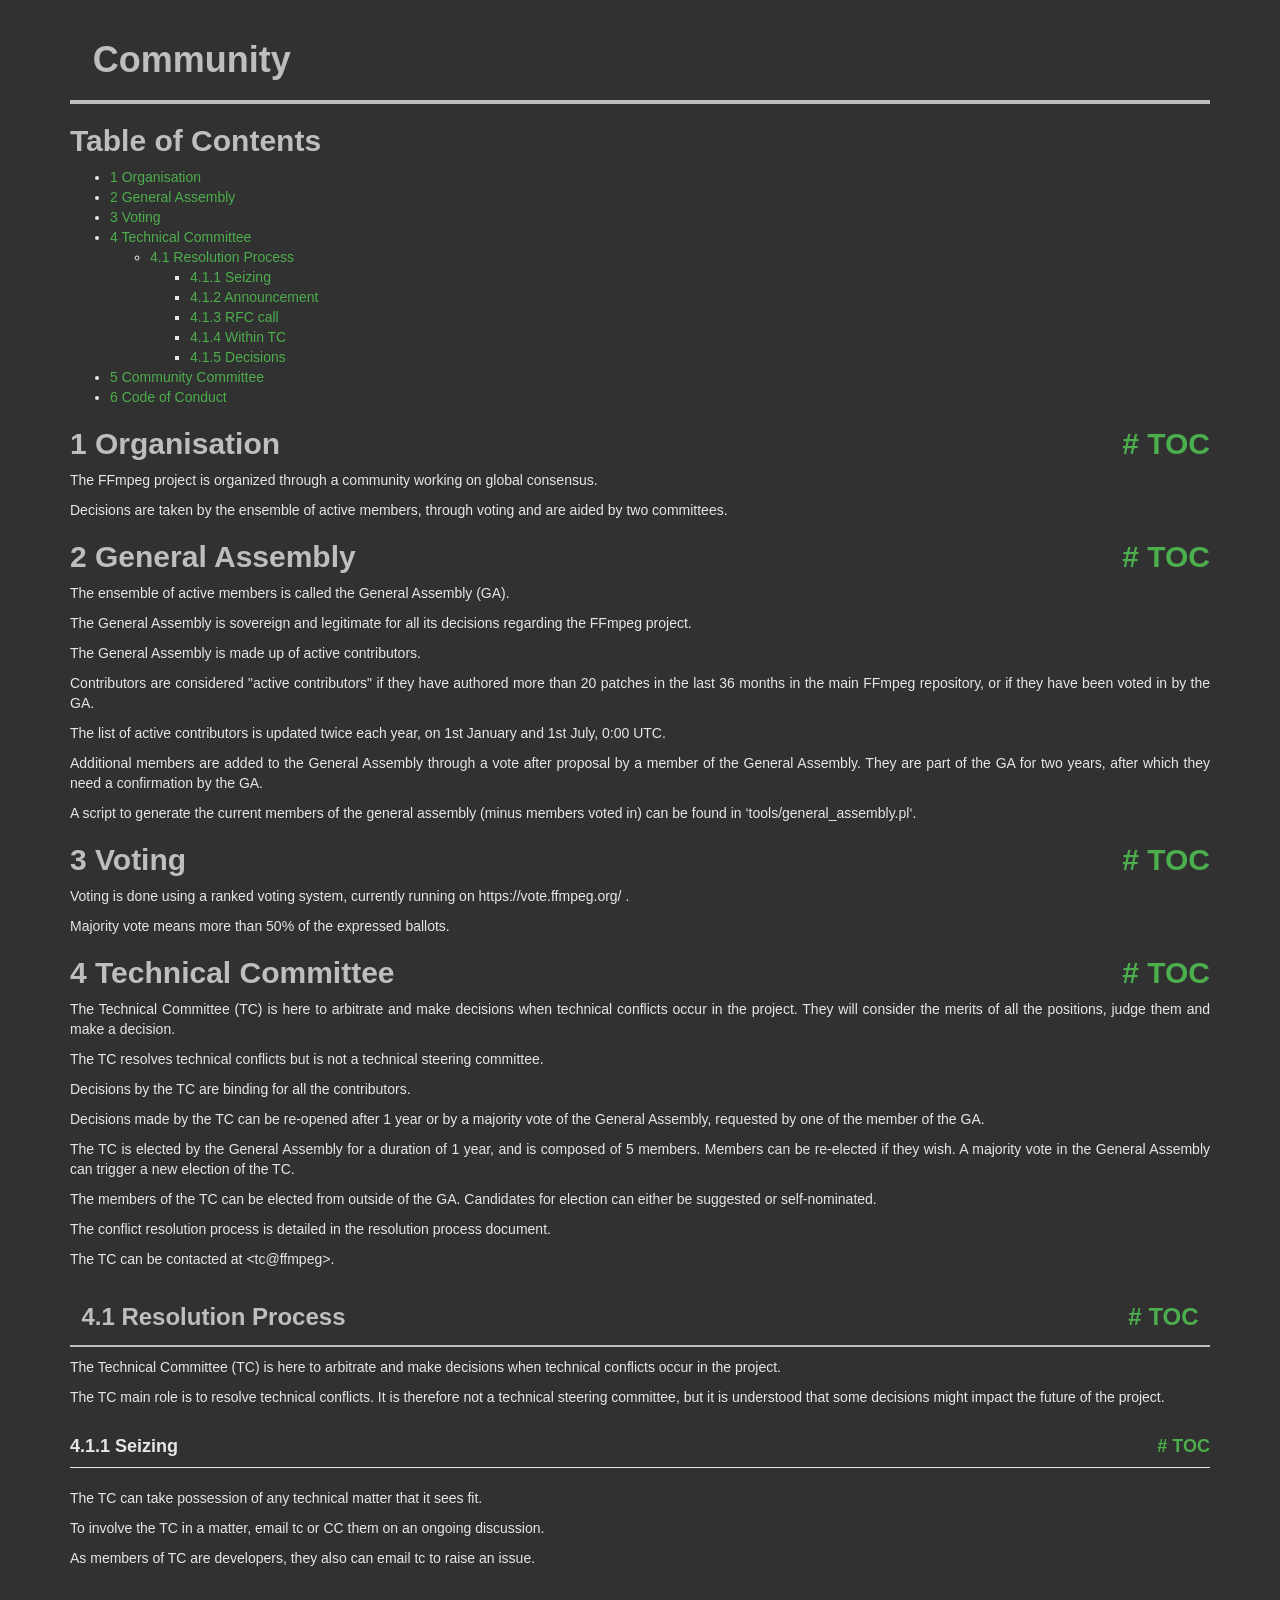
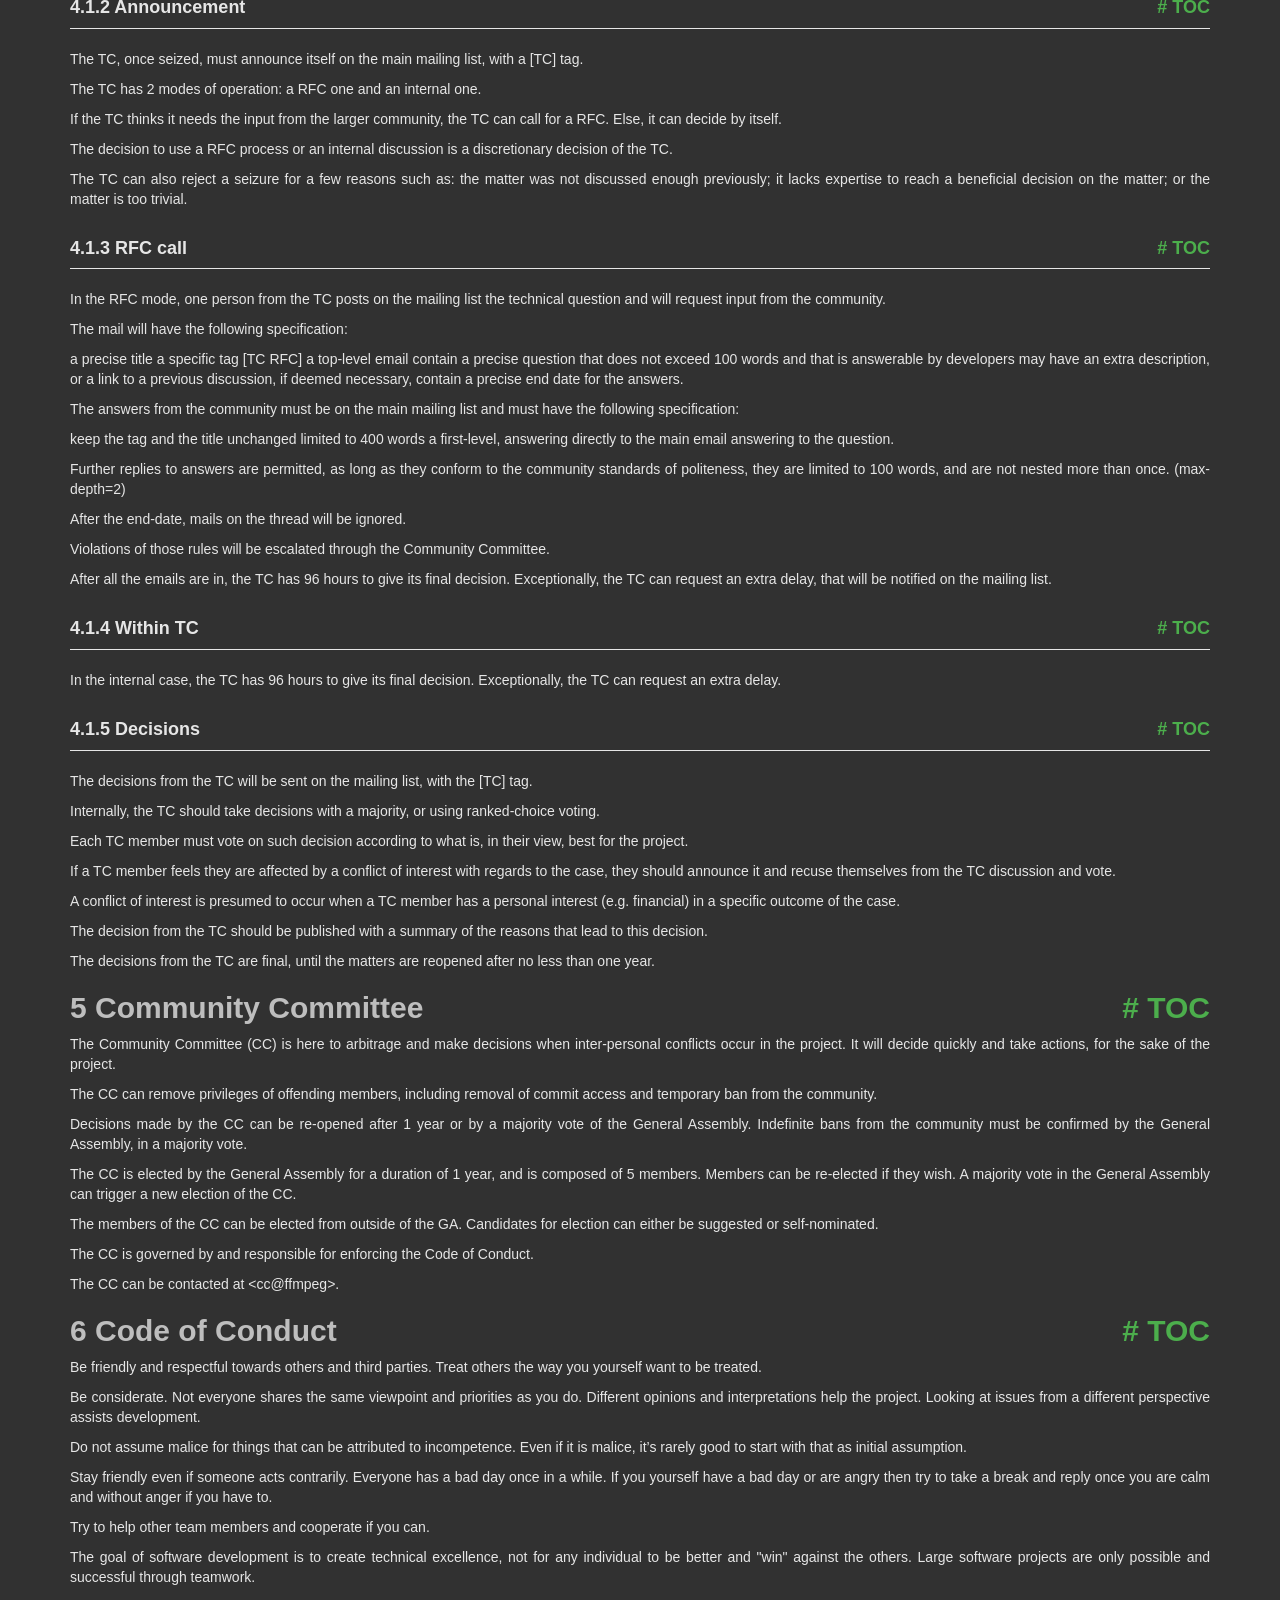
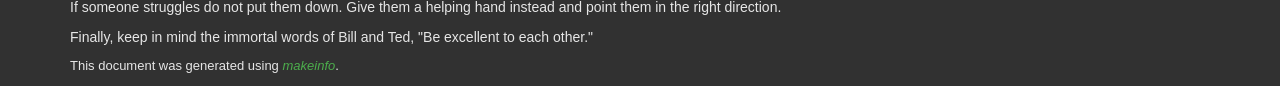
<file: ffmpeg/doc/community.html>
<!DOCTYPE html PUBLIC "-//W3C//DTD HTML 4.01 Transitional//EN" "http://www.w3.org/TR/html4/loose.dtd">
<html>
<!-- Created by GNU Texinfo 7.2, https://www.gnu.org/software/texinfo/ -->
  <head>
    <meta charset="utf-8">
    <title>
      Community
    </title>
    <meta name="viewport" content="width=device-width,initial-scale=1.0">
    <link rel="stylesheet" type="text/css" href="bootstrap.min.css">
    <link rel="stylesheet" type="text/css" href="style.min.css">
  </head>
  <body>
    <div class="container">
      <h1>
      Community
      </h1>


<a name="SEC_Top"></a>

<div class="region-contents" id="SEC_Contents">
<h2 class="contents-heading">Table of Contents</h2>

<div class="contents">

<ul class="toc-numbered-mark">
  <li><a id="toc-Organisation" href="#Organisation-1">1 Organisation</a></li>
  <li><a id="toc-General-Assembly" href="#General-Assembly-1">2 General Assembly</a></li>
  <li><a id="toc-Voting" href="#Voting-1">3 Voting</a></li>
  <li><a id="toc-Technical-Committee" href="#Technical-Committee-1">4 Technical Committee</a>
  <ul class="toc-numbered-mark">
    <li><a id="toc-Resolution-Process" href="#Resolution-Process-1">4.1 Resolution Process</a>
    <ul class="toc-numbered-mark">
      <li><a id="toc-Seizing" href="#Seizing">4.1.1 Seizing</a></li>
      <li><a id="toc-Announcement" href="#Announcement">4.1.2 Announcement</a></li>
      <li><a id="toc-RFC-call" href="#RFC-call">4.1.3 RFC call</a></li>
      <li><a id="toc-Within-TC" href="#Within-TC">4.1.4 Within TC</a></li>
      <li><a id="toc-Decisions" href="#Decisions">4.1.5 Decisions</a></li>
    </ul></li>
  </ul></li>
  <li><a id="toc-Community-Committee" href="#Community-Committee-1">5 Community Committee</a></li>
  <li><a id="toc-Code-of-Conduct" href="#Code-of-Conduct-1">6 Code of Conduct</a></li>
</ul>
</div>
</div>

<a class="anchor" id="Organisation"></a><a name="Organisation-1"></a>
<h2 class="chapter">1 Organisation<span class="pull-right"><a class="anchor hidden-xs" href="#Organisation" aria-hidden="true">#</a> <a class="anchor hidden-xs"href="#toc-Organisation" aria-hidden="true">TOC</a></span></h2>

<p>The FFmpeg project is organized through a community working on global consensus.
</p>
<p>Decisions are taken by the ensemble of active members, through voting and are aided by two committees.
</p>
<a class="anchor" id="General-Assembly"></a><a name="General-Assembly-1"></a>
<h2 class="chapter">2 General Assembly<span class="pull-right"><a class="anchor hidden-xs" href="#General-Assembly" aria-hidden="true">#</a> <a class="anchor hidden-xs"href="#toc-General-Assembly" aria-hidden="true">TOC</a></span></h2>

<p>The ensemble of active members is called the General Assembly (GA).
</p>
<p>The General Assembly is sovereign and legitimate for all its decisions regarding the FFmpeg project.
</p>
<p>The General Assembly is made up of active contributors.
</p>
<p>Contributors are considered &quot;active contributors&quot; if they have authored more than 20 patches in the last 36 months in the main FFmpeg repository, or if they have been voted in by the GA.
</p>
<p>The list of active contributors is updated twice each year, on 1st January and 1st July, 0:00 UTC.
</p>
<p>Additional members are added to the General Assembly through a vote after proposal by a member of the General Assembly. They are part of the GA for two years, after which they need a confirmation by the GA.
</p>
<p>A script to generate the current members of the general assembly (minus members voted in) can be found in &lsquo;tools/general_assembly.pl&lsquo;.
</p>
<a class="anchor" id="Voting"></a><a name="Voting-1"></a>
<h2 class="chapter">3 Voting<span class="pull-right"><a class="anchor hidden-xs" href="#Voting" aria-hidden="true">#</a> <a class="anchor hidden-xs"href="#toc-Voting" aria-hidden="true">TOC</a></span></h2>

<p>Voting is done using a ranked voting system, currently running on https://vote.ffmpeg.org/ .
</p>
<p>Majority vote means more than 50% of the expressed ballots.
</p>
<a class="anchor" id="Technical-Committee"></a><a name="Technical-Committee-1"></a>
<h2 class="chapter">4 Technical Committee<span class="pull-right"><a class="anchor hidden-xs" href="#Technical-Committee" aria-hidden="true">#</a> <a class="anchor hidden-xs"href="#toc-Technical-Committee" aria-hidden="true">TOC</a></span></h2>

<p>The Technical Committee (TC) is here to arbitrate and make decisions when technical conflicts occur in the project. They will consider the merits of all the positions, judge them and make a decision.
</p>
<p>The TC resolves technical conflicts but is not a technical steering committee.
</p>
<p>Decisions by the TC are binding for all the contributors.
</p>
<p>Decisions made by the TC can be re-opened after 1 year or by a majority vote of the General Assembly, requested by one of the member of the GA.
</p>
<p>The TC is elected by the General Assembly for a duration of 1 year, and is composed of 5 members. Members can be re-elected if they wish. A majority vote in the General Assembly can trigger a new election of the TC.
</p>
<p>The members of the TC can be elected from outside of the GA. Candidates for election can either be suggested or self-nominated.
</p>
<p>The conflict resolution process is detailed in the resolution process document.
</p>
<p>The TC can be contacted at &lt;tc@ffmpeg&gt;.
</p>
<a class="anchor" id="Resolution-Process"></a><a name="Resolution-Process-1"></a>
<h3 class="section">4.1 Resolution Process<span class="pull-right"><a class="anchor hidden-xs" href="#Resolution-Process" aria-hidden="true">#</a> <a class="anchor hidden-xs"href="#toc-Resolution-Process" aria-hidden="true">TOC</a></span></h3>

<p>The Technical Committee (TC) is here to arbitrate and make decisions when technical conflicts occur in the project.
</p>
<p>The TC main role is to resolve technical conflicts. It is therefore not a technical steering committee, but it is understood that some decisions might impact the future of the project.
</p>
<a name="Seizing"></a>
<h4 class="subsection">4.1.1 Seizing<span class="pull-right"><a class="anchor hidden-xs" href="#Seizing" aria-hidden="true">#</a> <a class="anchor hidden-xs"href="#toc-Seizing" aria-hidden="true">TOC</a></span></h4>

<p>The TC can take possession of any technical matter that it sees fit.
</p>
<p>To involve the TC in a matter, email tc&nbsp;or CC them on an ongoing discussion.
</p>
<p>As members of TC are developers, they also can email tc&nbsp;to raise an issue.
</p><a name="Announcement"></a>
<h4 class="subsection">4.1.2 Announcement<span class="pull-right"><a class="anchor hidden-xs" href="#Announcement" aria-hidden="true">#</a> <a class="anchor hidden-xs"href="#toc-Announcement" aria-hidden="true">TOC</a></span></h4>

<p>The TC, once seized, must announce itself on the main mailing list, with a [TC] tag.
</p>
<p>The TC has 2 modes of operation: a RFC one and an internal one.
</p>
<p>If the TC thinks it needs the input from the larger community, the TC can call for a RFC. Else, it can decide by itself.
</p>
<p>The decision to use a RFC process or an internal discussion is a discretionary decision of the TC.
</p>
<p>The TC can also reject a seizure for a few reasons such as: the matter was not discussed enough previously; it lacks expertise to reach a beneficial decision on the matter; or the matter is too trivial.
</p><a name="RFC-call"></a>
<h4 class="subsection">4.1.3 RFC call<span class="pull-right"><a class="anchor hidden-xs" href="#RFC-call" aria-hidden="true">#</a> <a class="anchor hidden-xs"href="#toc-RFC-call" aria-hidden="true">TOC</a></span></h4>

<p>In the RFC mode, one person from the TC posts on the mailing list the technical question and will request input from the community.
</p>
<p>The mail will have the following specification:
</p>
<p>a precise title
    a specific tag [TC RFC]
    a top-level email
    contain a precise question that does not exceed 100 words and that is answerable by developers
    may have an extra description, or a link to a previous discussion, if deemed necessary,
    contain a precise end date for the answers.
</p>
<p>The answers from the community must be on the main mailing list and must have the following specification:
</p>
<p>keep the tag and the title unchanged
    limited to 400 words
    a first-level, answering directly to the main email
    answering to the question.
</p>
<p>Further replies to answers are permitted, as long as they conform to the community standards of politeness, they are limited to 100 words, and are not nested more than once. (max-depth=2)
</p>
<p>After the end-date, mails on the thread will be ignored.
</p>
<p>Violations of those rules will be escalated through the Community Committee.
</p>
<p>After all the emails are in, the TC has 96 hours to give its final decision. Exceptionally, the TC can request an extra delay, that will be notified on the mailing list.
</p><a name="Within-TC"></a>
<h4 class="subsection">4.1.4 Within TC<span class="pull-right"><a class="anchor hidden-xs" href="#Within-TC" aria-hidden="true">#</a> <a class="anchor hidden-xs"href="#toc-Within-TC" aria-hidden="true">TOC</a></span></h4>

<p>In the internal case, the TC has 96 hours to give its final decision. Exceptionally, the TC can request an extra delay.
</p><a name="Decisions"></a>
<h4 class="subsection">4.1.5 Decisions<span class="pull-right"><a class="anchor hidden-xs" href="#Decisions" aria-hidden="true">#</a> <a class="anchor hidden-xs"href="#toc-Decisions" aria-hidden="true">TOC</a></span></h4>

<p>The decisions from the TC will be sent on the mailing list, with the [TC] tag.
</p>
<p>Internally, the TC should take decisions with a majority, or using ranked-choice voting.
</p>
<p>Each TC member must vote on such decision according to what is, in their view, best for the project.
</p>
<p>If a TC member feels they are affected by a conflict of interest with regards to the case, they should announce it and recuse themselves from the TC
discussion and vote.
</p>
<p>A conflict of interest is presumed to occur when a TC member has a personal interest (e.g. financial) in a specific outcome of the case.
</p>
<p>The decision from the TC should be published with a summary of the reasons that lead to this decision.
</p>
<p>The decisions from the TC are final, until the matters are reopened after no less than one year.
</p>
<a class="anchor" id="Community-Committee"></a><a name="Community-Committee-1"></a>
<h2 class="chapter">5 Community Committee<span class="pull-right"><a class="anchor hidden-xs" href="#Community-Committee" aria-hidden="true">#</a> <a class="anchor hidden-xs"href="#toc-Community-Committee" aria-hidden="true">TOC</a></span></h2>

<p>The Community Committee (CC) is here to arbitrage and make decisions when inter-personal conflicts occur in the project. It will decide quickly and take actions, for the sake of the project.
</p>
<p>The CC can remove privileges of offending members, including removal of commit access and temporary ban from the community.
</p>
<p>Decisions made by the CC can be re-opened after 1 year or by a majority vote of the General Assembly. Indefinite bans from the community must be confirmed by the General Assembly, in a majority vote.
</p>
<p>The CC is elected by the General Assembly for a duration of 1 year, and is composed of 5 members. Members can be re-elected if they wish. A majority vote in the General Assembly can trigger a new election of the CC.
</p>
<p>The members of the CC can be elected from outside of the GA. Candidates for election can either be suggested or self-nominated.
</p>
<p>The CC is governed by and responsible for enforcing the Code of Conduct.
</p>
<p>The CC can be contacted at &lt;cc@ffmpeg&gt;.
</p>
<a class="anchor" id="Code-of-Conduct"></a><a name="Code-of-Conduct-1"></a>
<h2 class="chapter">6 Code of Conduct<span class="pull-right"><a class="anchor hidden-xs" href="#Code-of-Conduct" aria-hidden="true">#</a> <a class="anchor hidden-xs"href="#toc-Code-of-Conduct" aria-hidden="true">TOC</a></span></h2>

<p>Be friendly and respectful towards others and third parties.
Treat others the way you yourself want to be treated.
</p>
<p>Be considerate. Not everyone shares the same viewpoint and priorities as you do.
Different opinions and interpretations help the project.
Looking at issues from a different perspective assists development.
</p>
<p>Do not assume malice for things that can be attributed to incompetence. Even if
it is malice, it&rsquo;s rarely good to start with that as initial assumption.
</p>
<p>Stay friendly even if someone acts contrarily. Everyone has a bad day
once in a while.
If you yourself have a bad day or are angry then try to take a break and reply
once you are calm and without anger if you have to.
</p>
<p>Try to help other team members and cooperate if you can.
</p>
<p>The goal of software development is to create technical excellence, not for any
individual to be better and &quot;win&quot; against the others. Large software projects
are only possible and successful through teamwork.
</p>
<p>If someone struggles do not put them down. Give them a helping hand
instead and point them in the right direction.
</p>
<p>Finally, keep in mind the immortal words of Bill and Ted,
&quot;Be excellent to each other.&quot;
</p>
      <p style="font-size: small;">
        This document was generated using <a class="uref" href="https://www.gnu.org/software/texinfo/"><em class="emph">makeinfo</em></a>.
      </p>
    </div>
  </body>
</html>
</file>
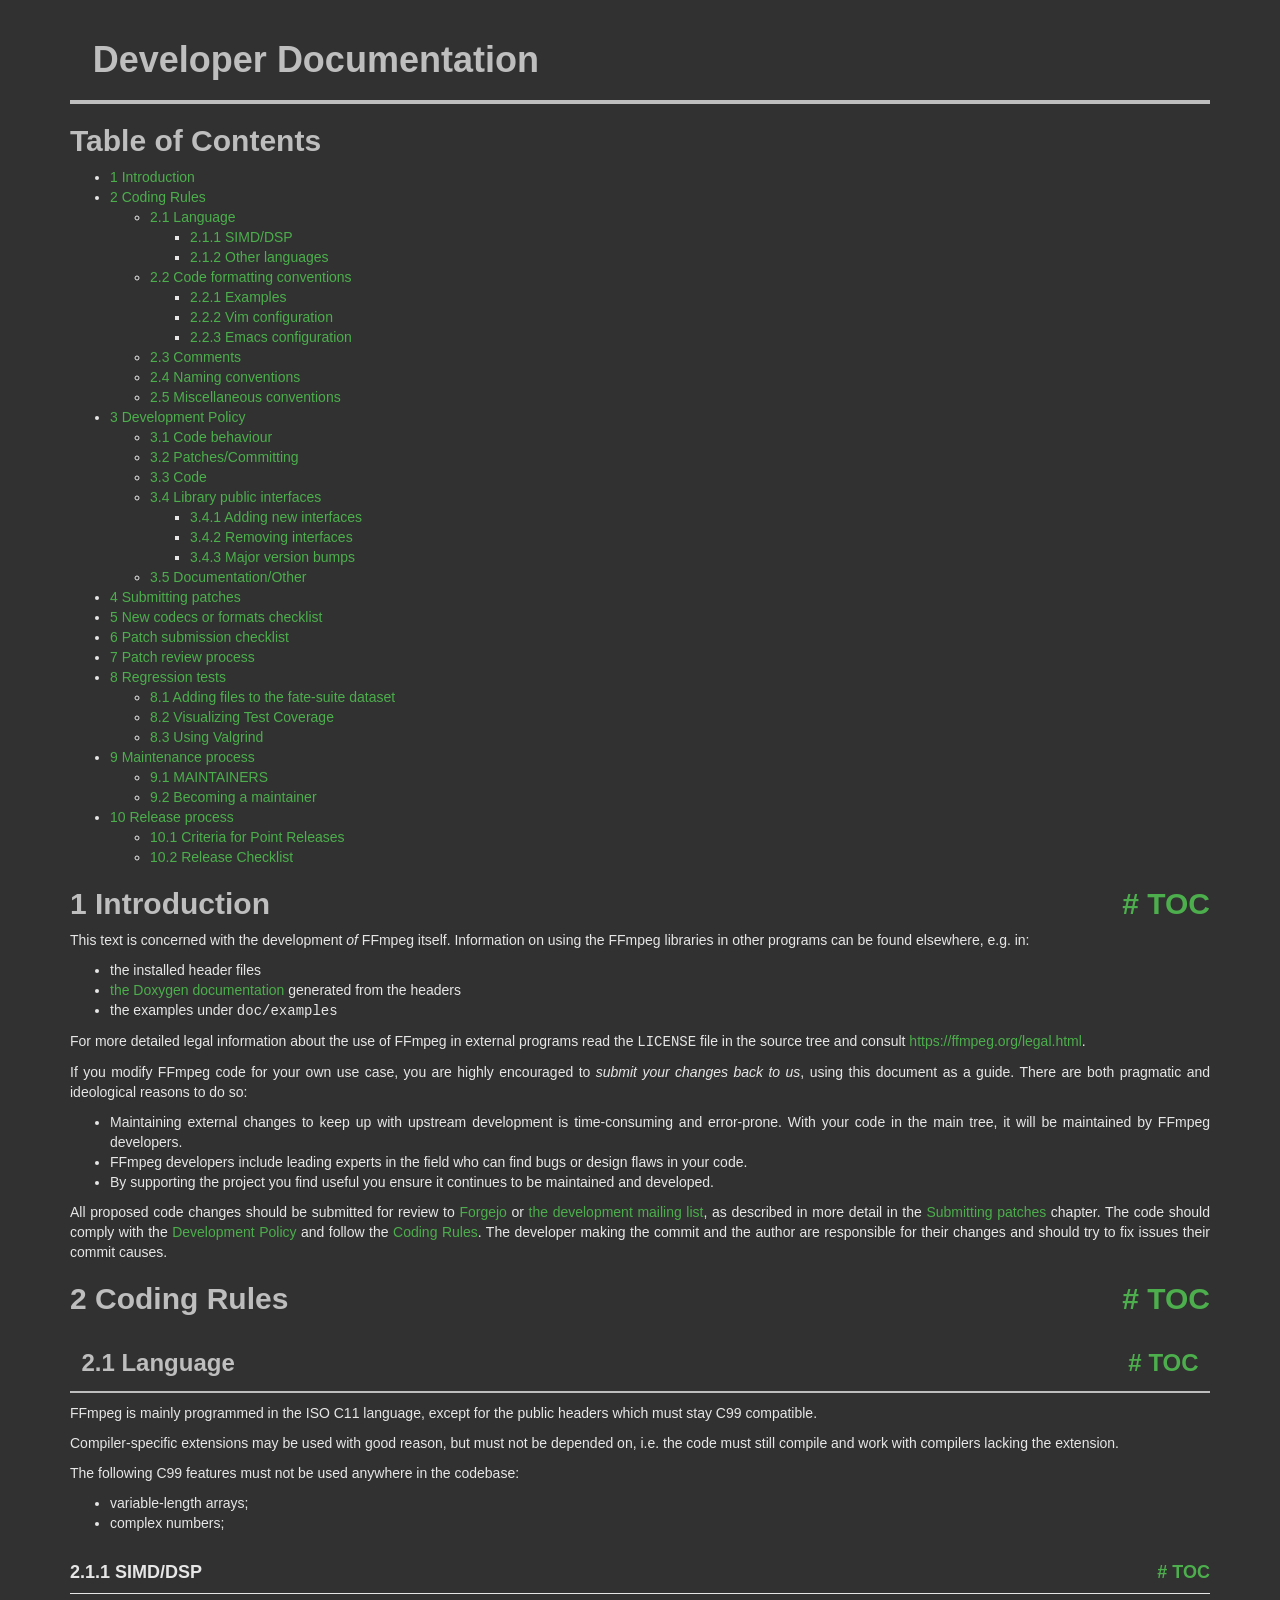
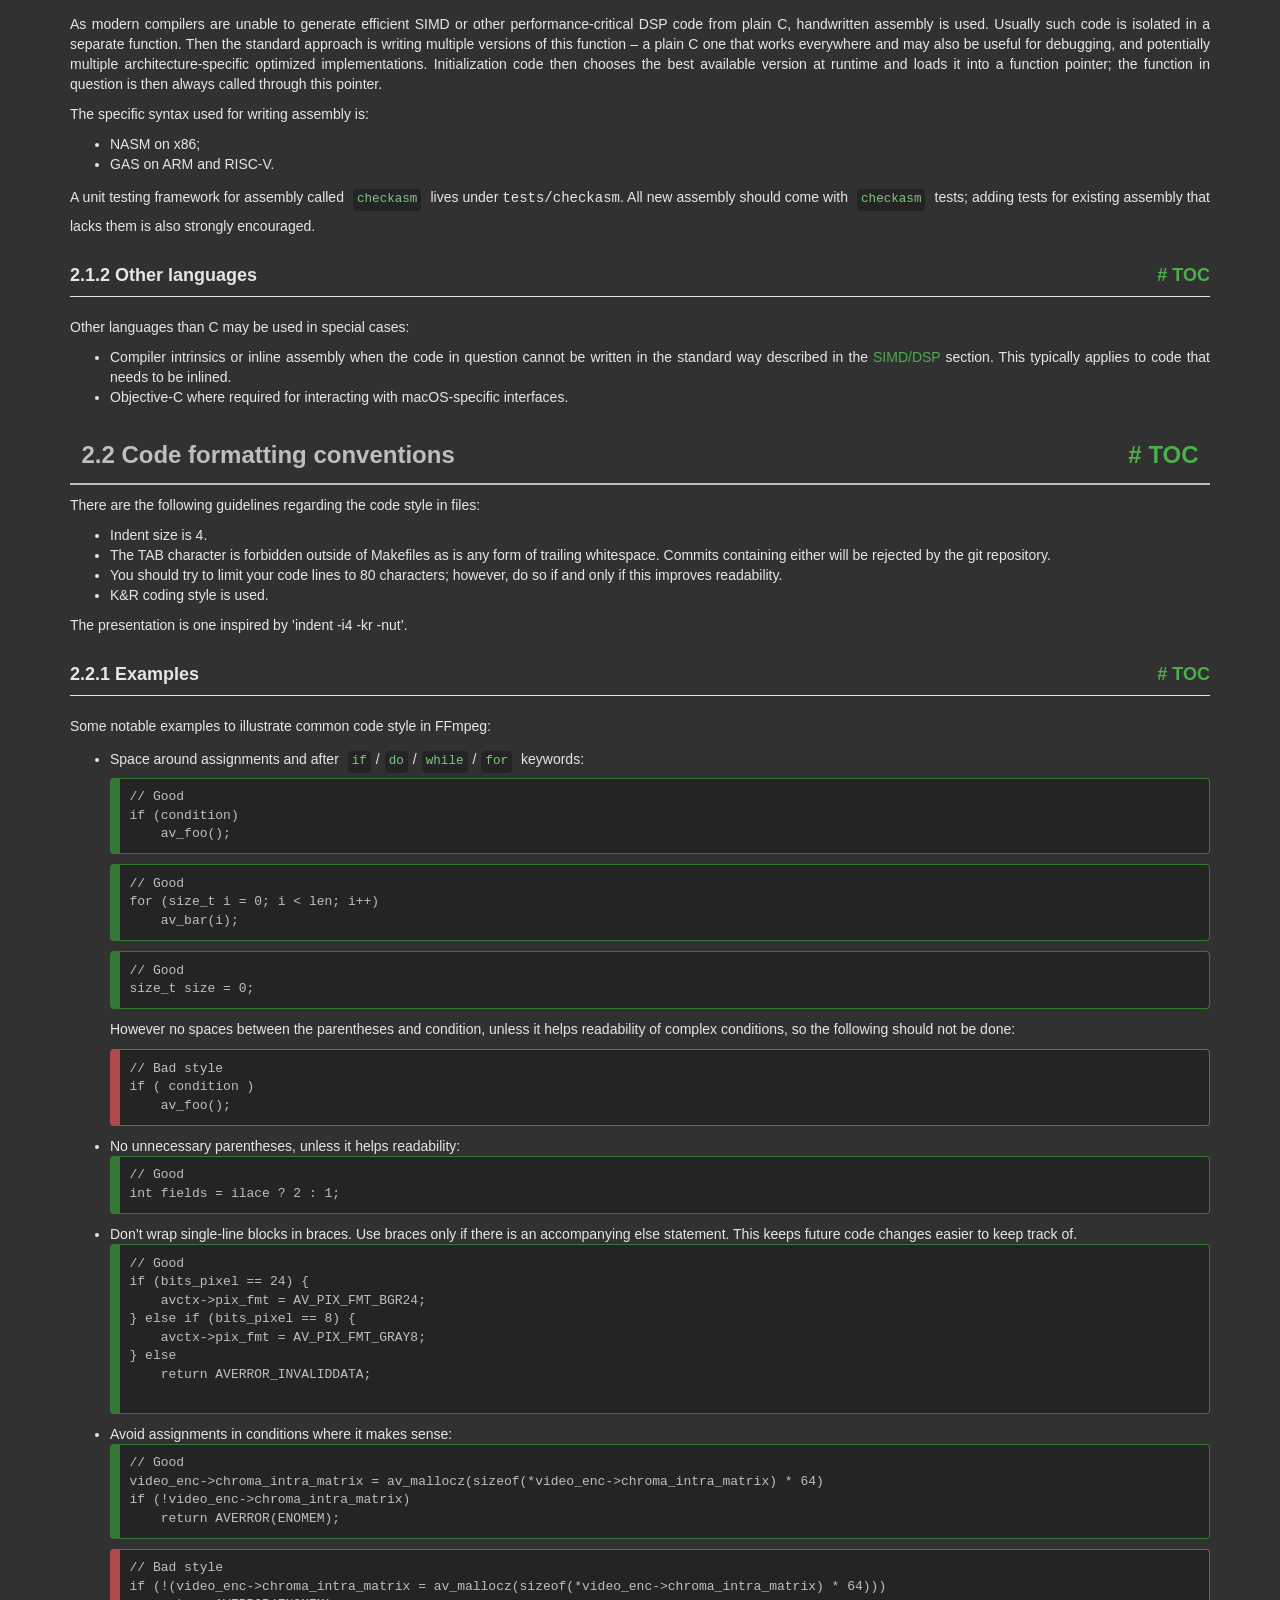
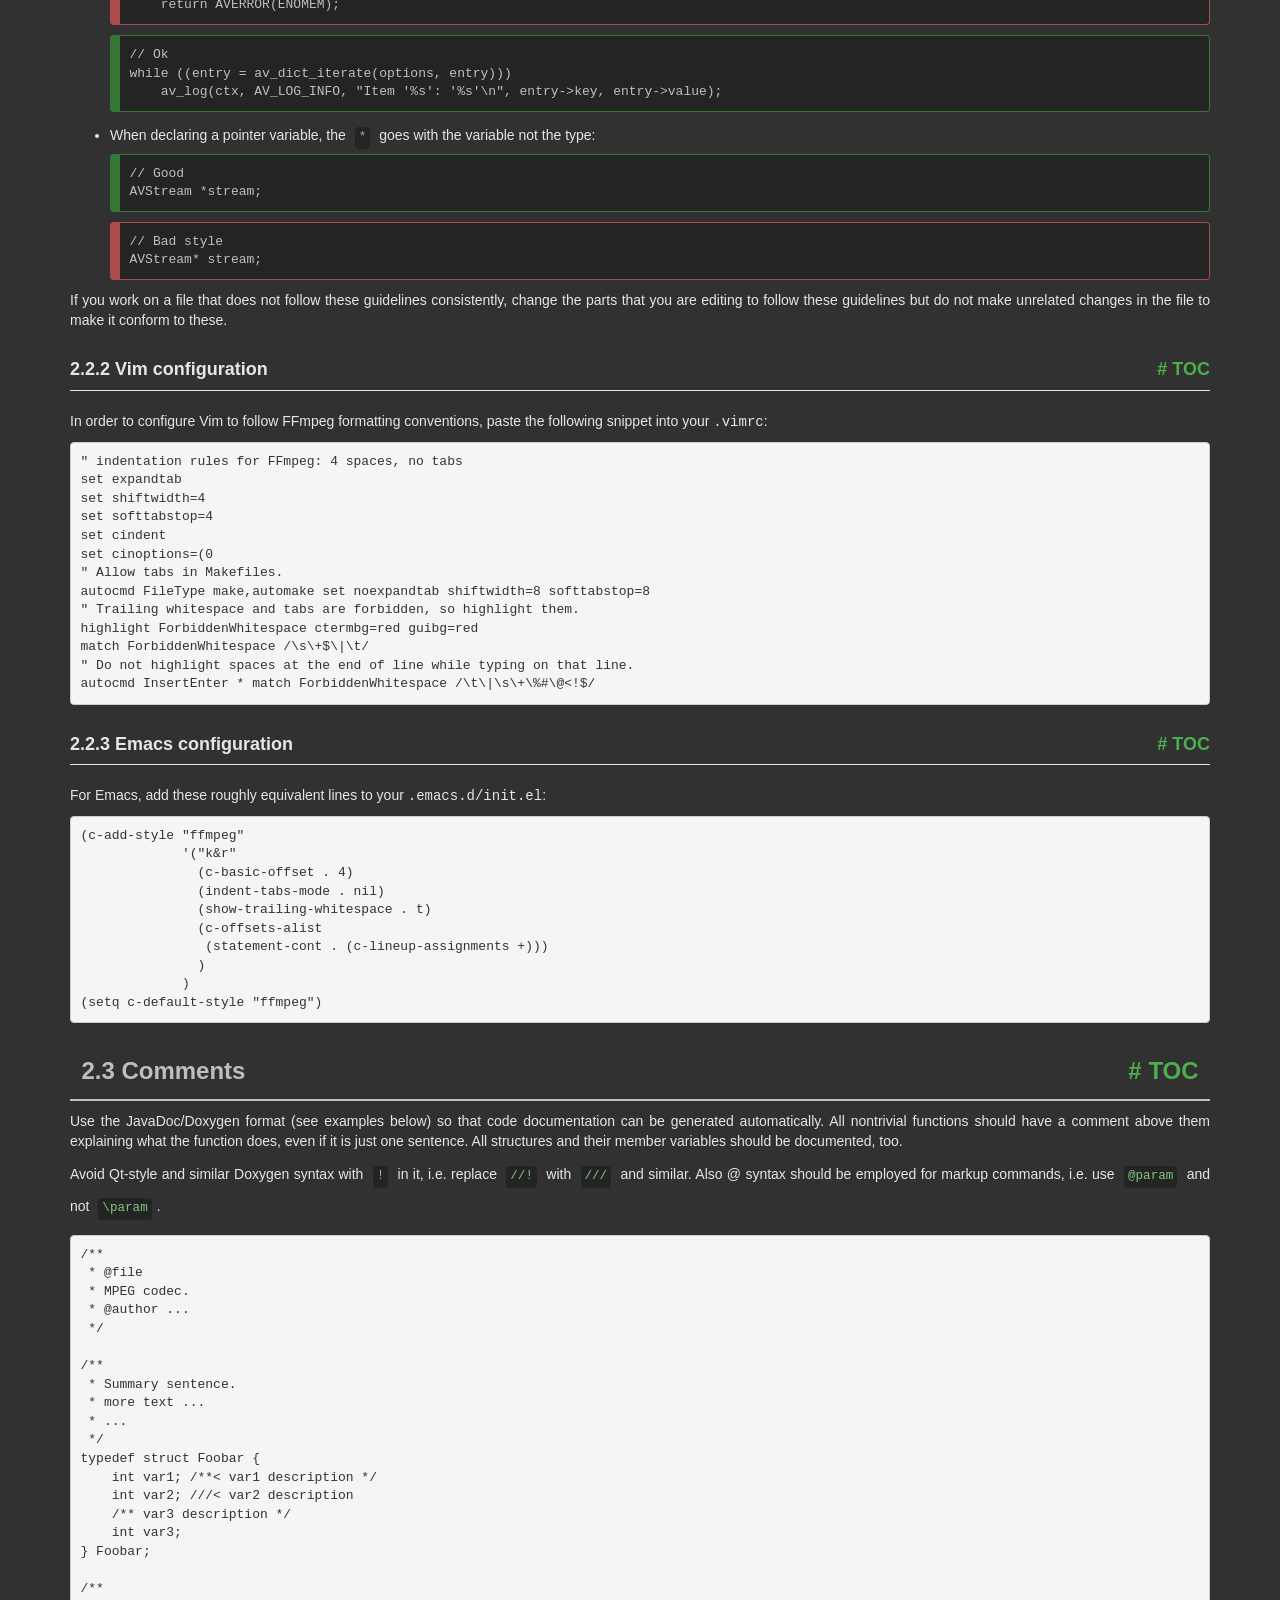
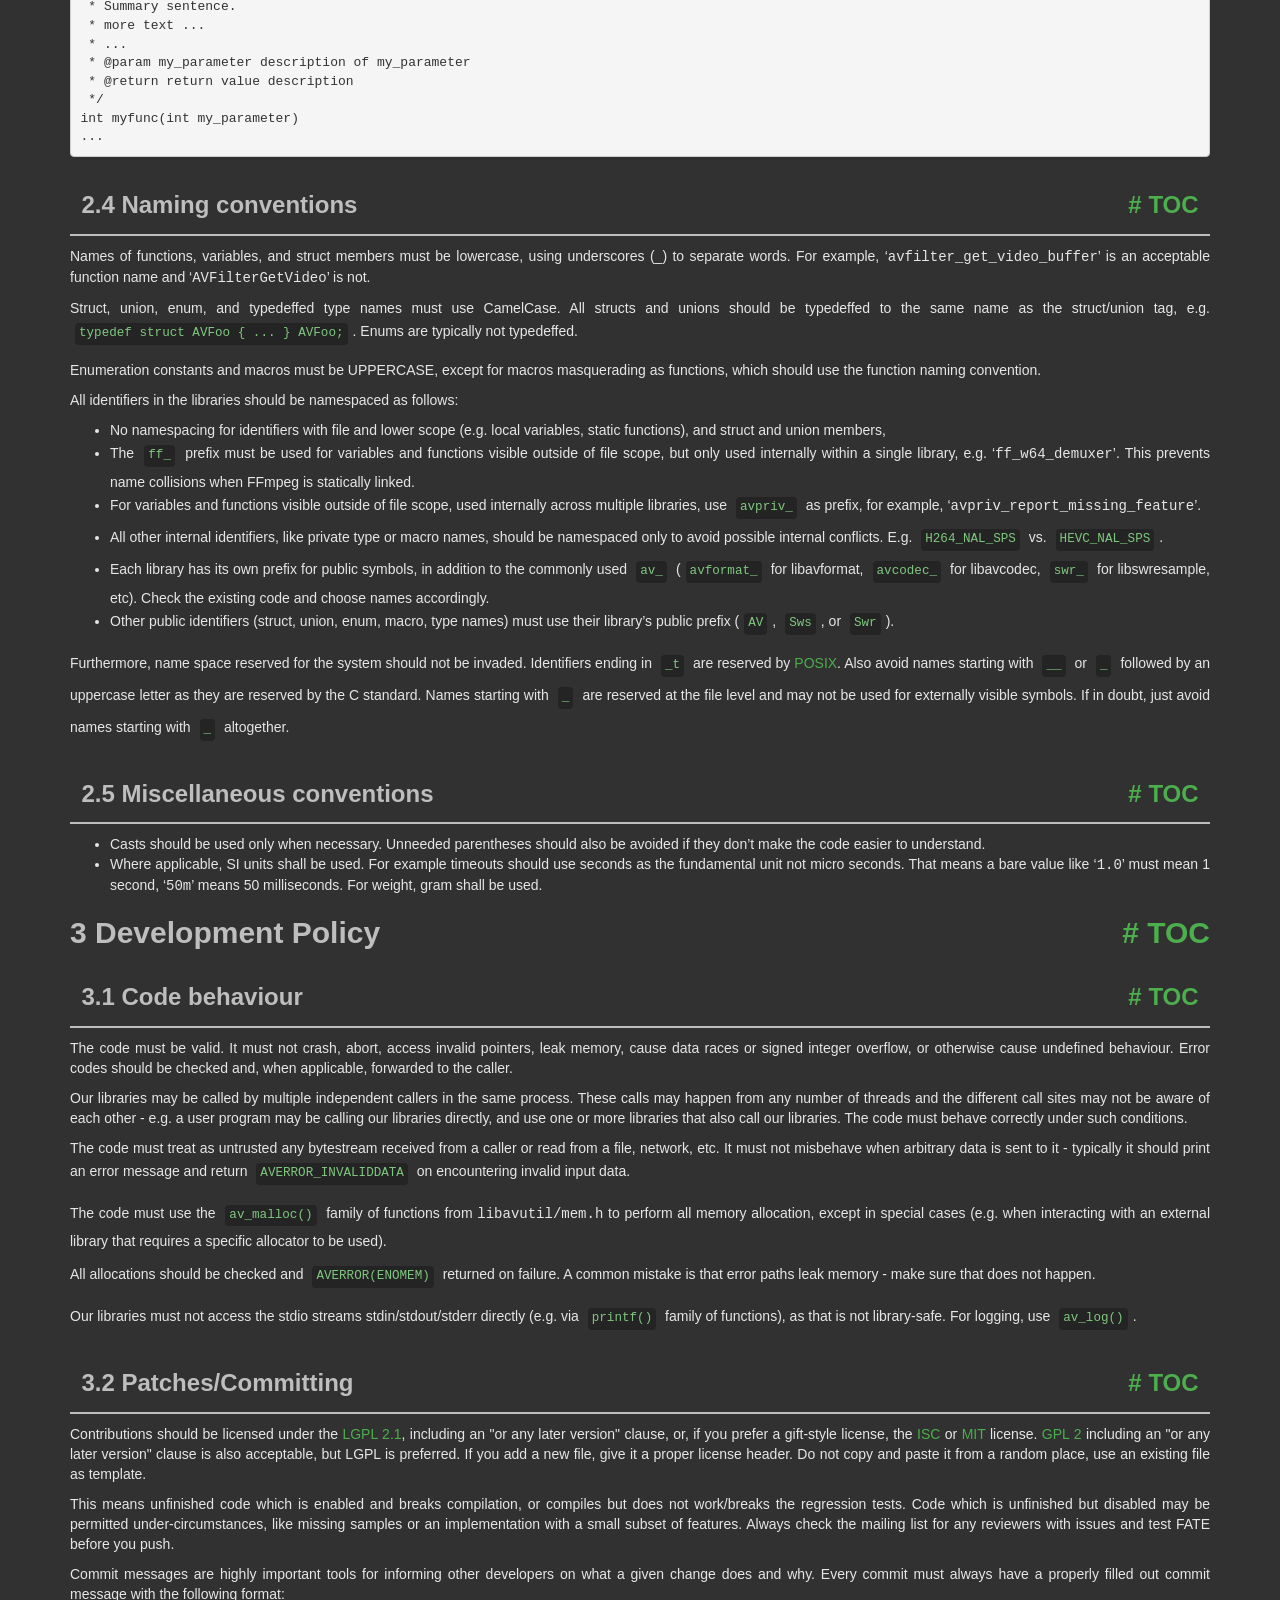
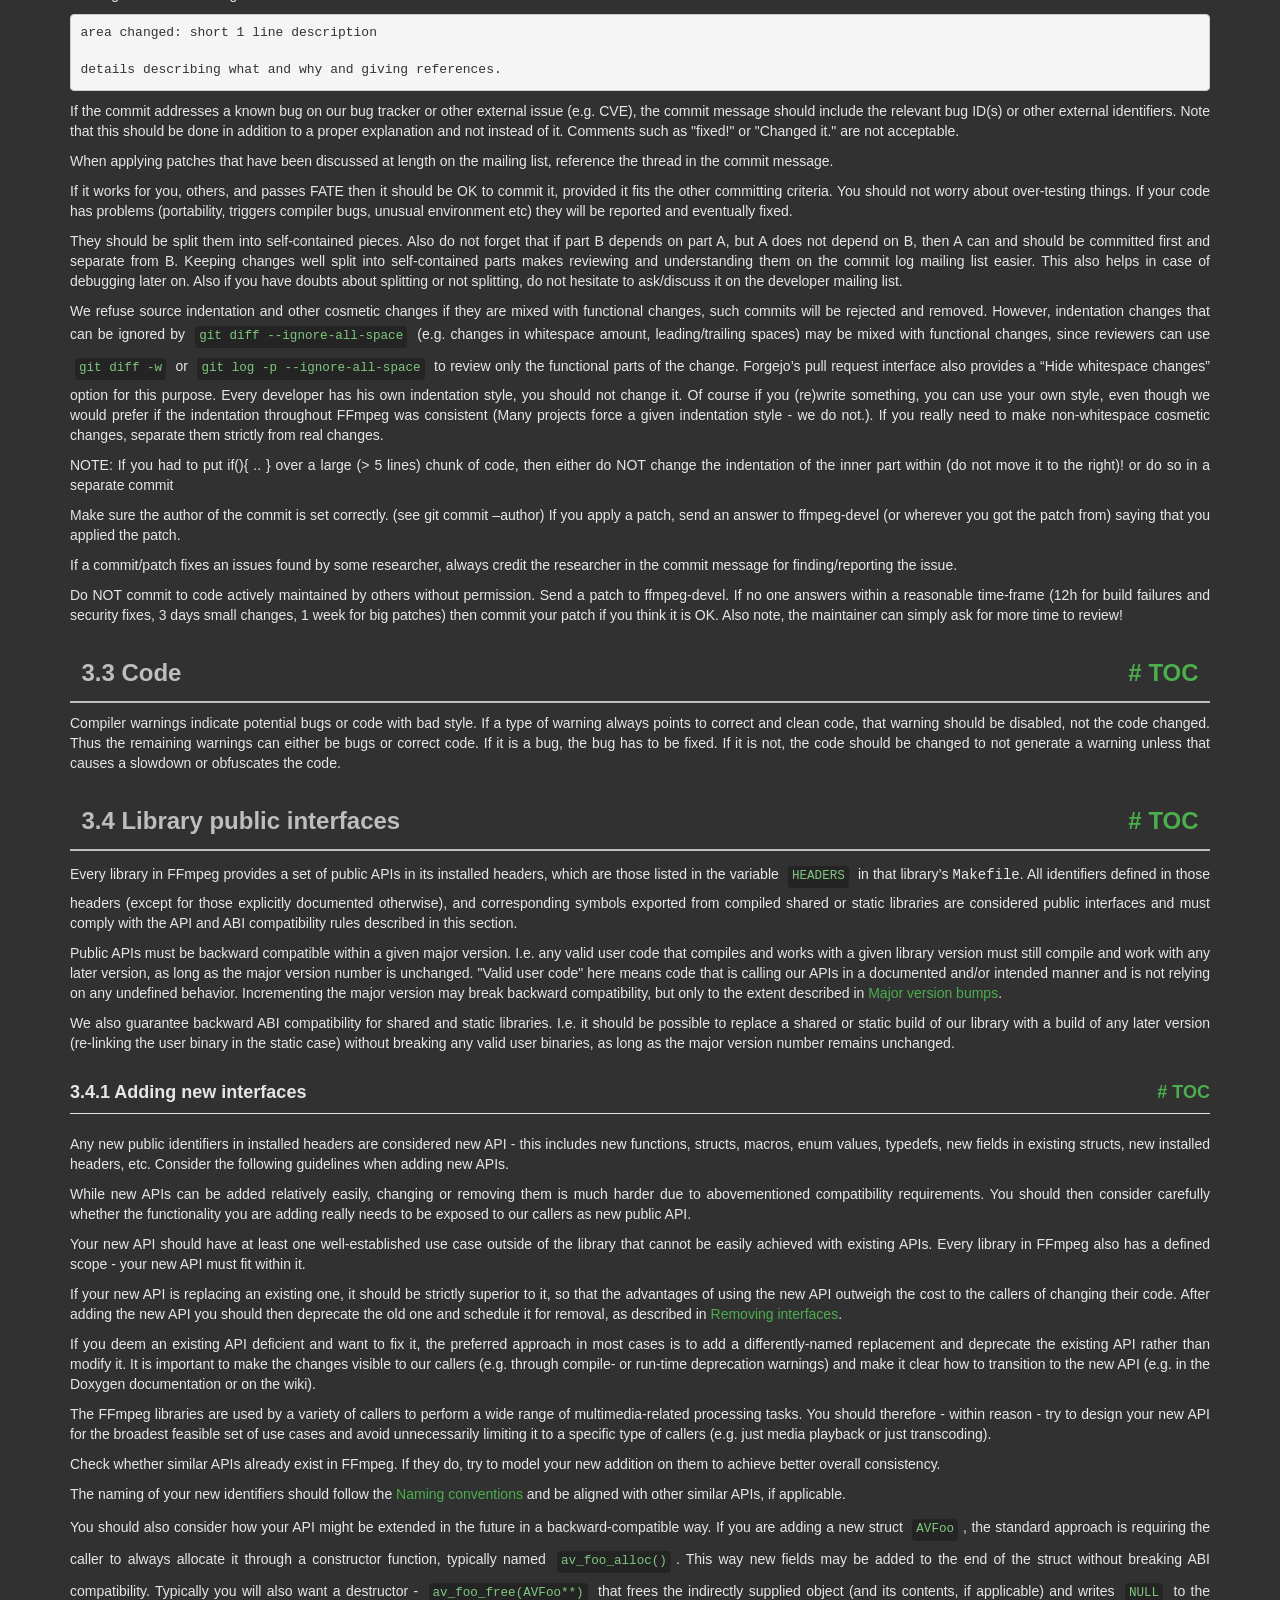
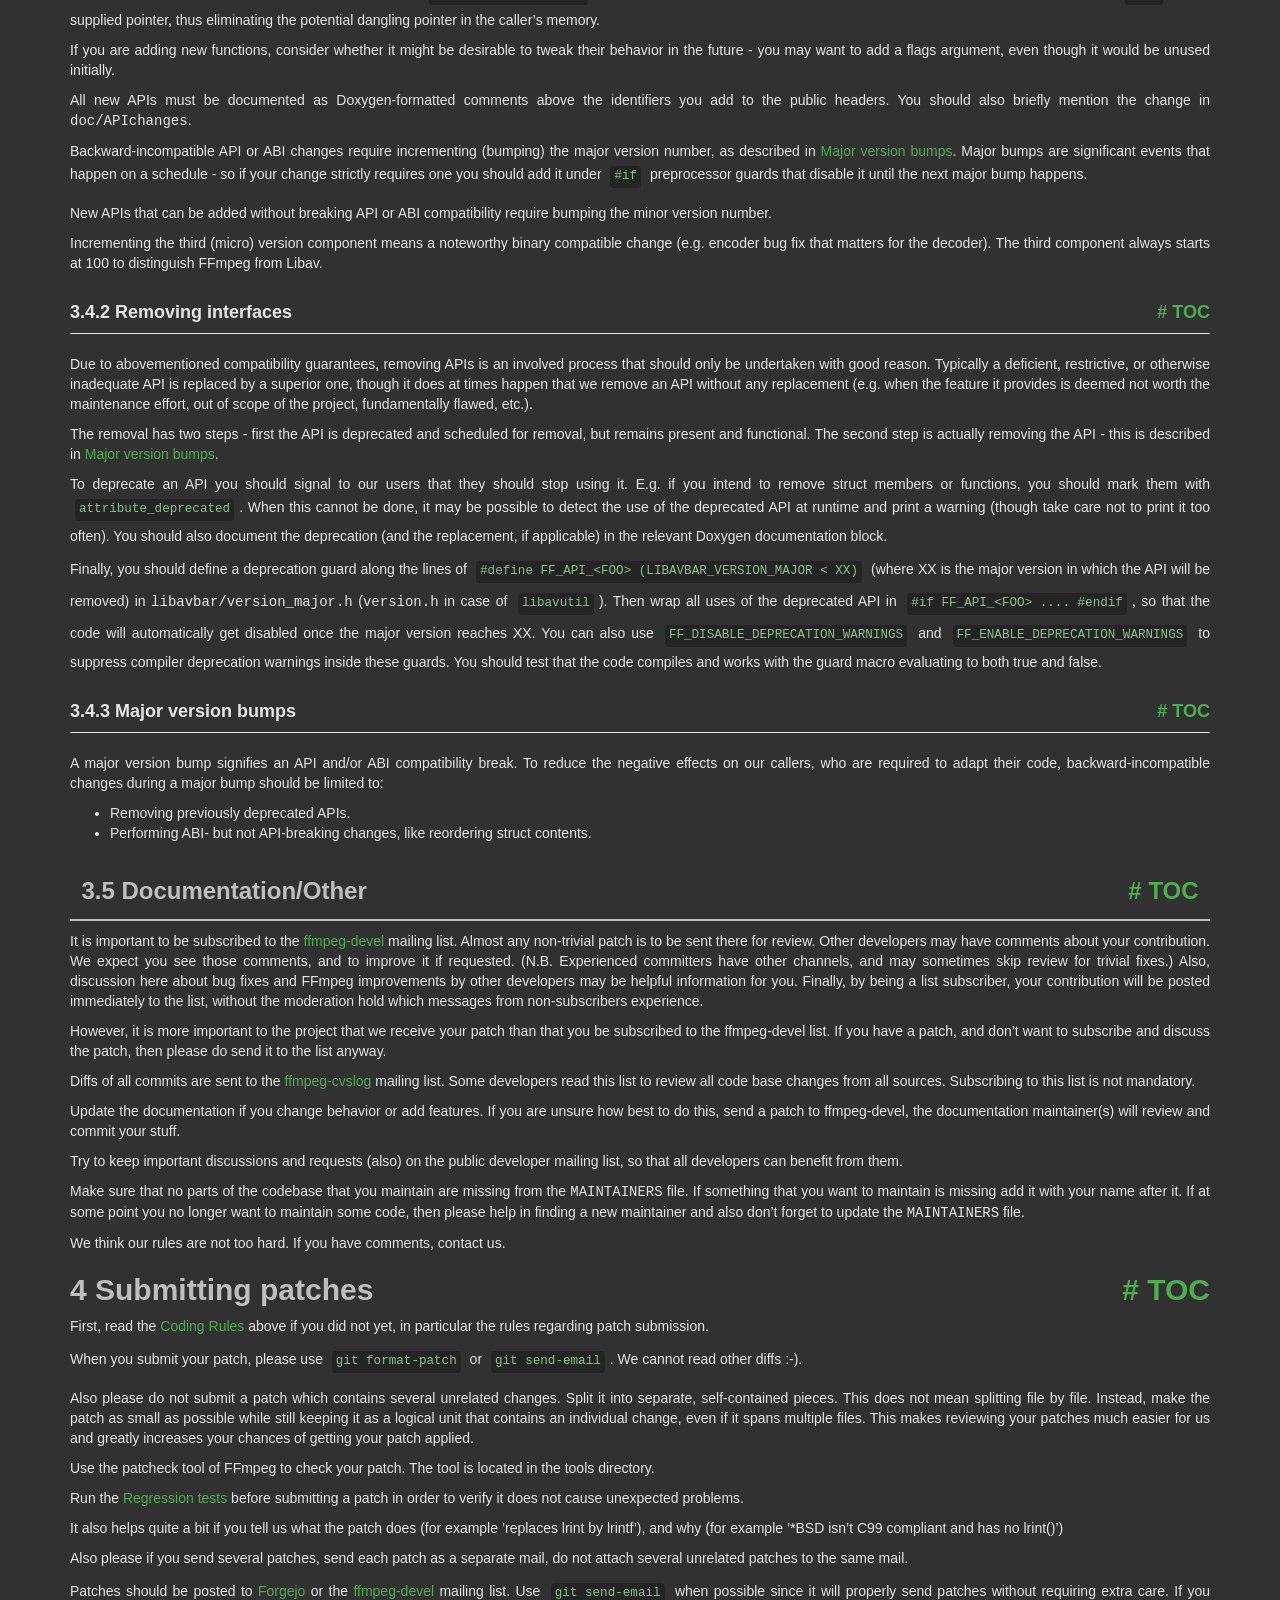
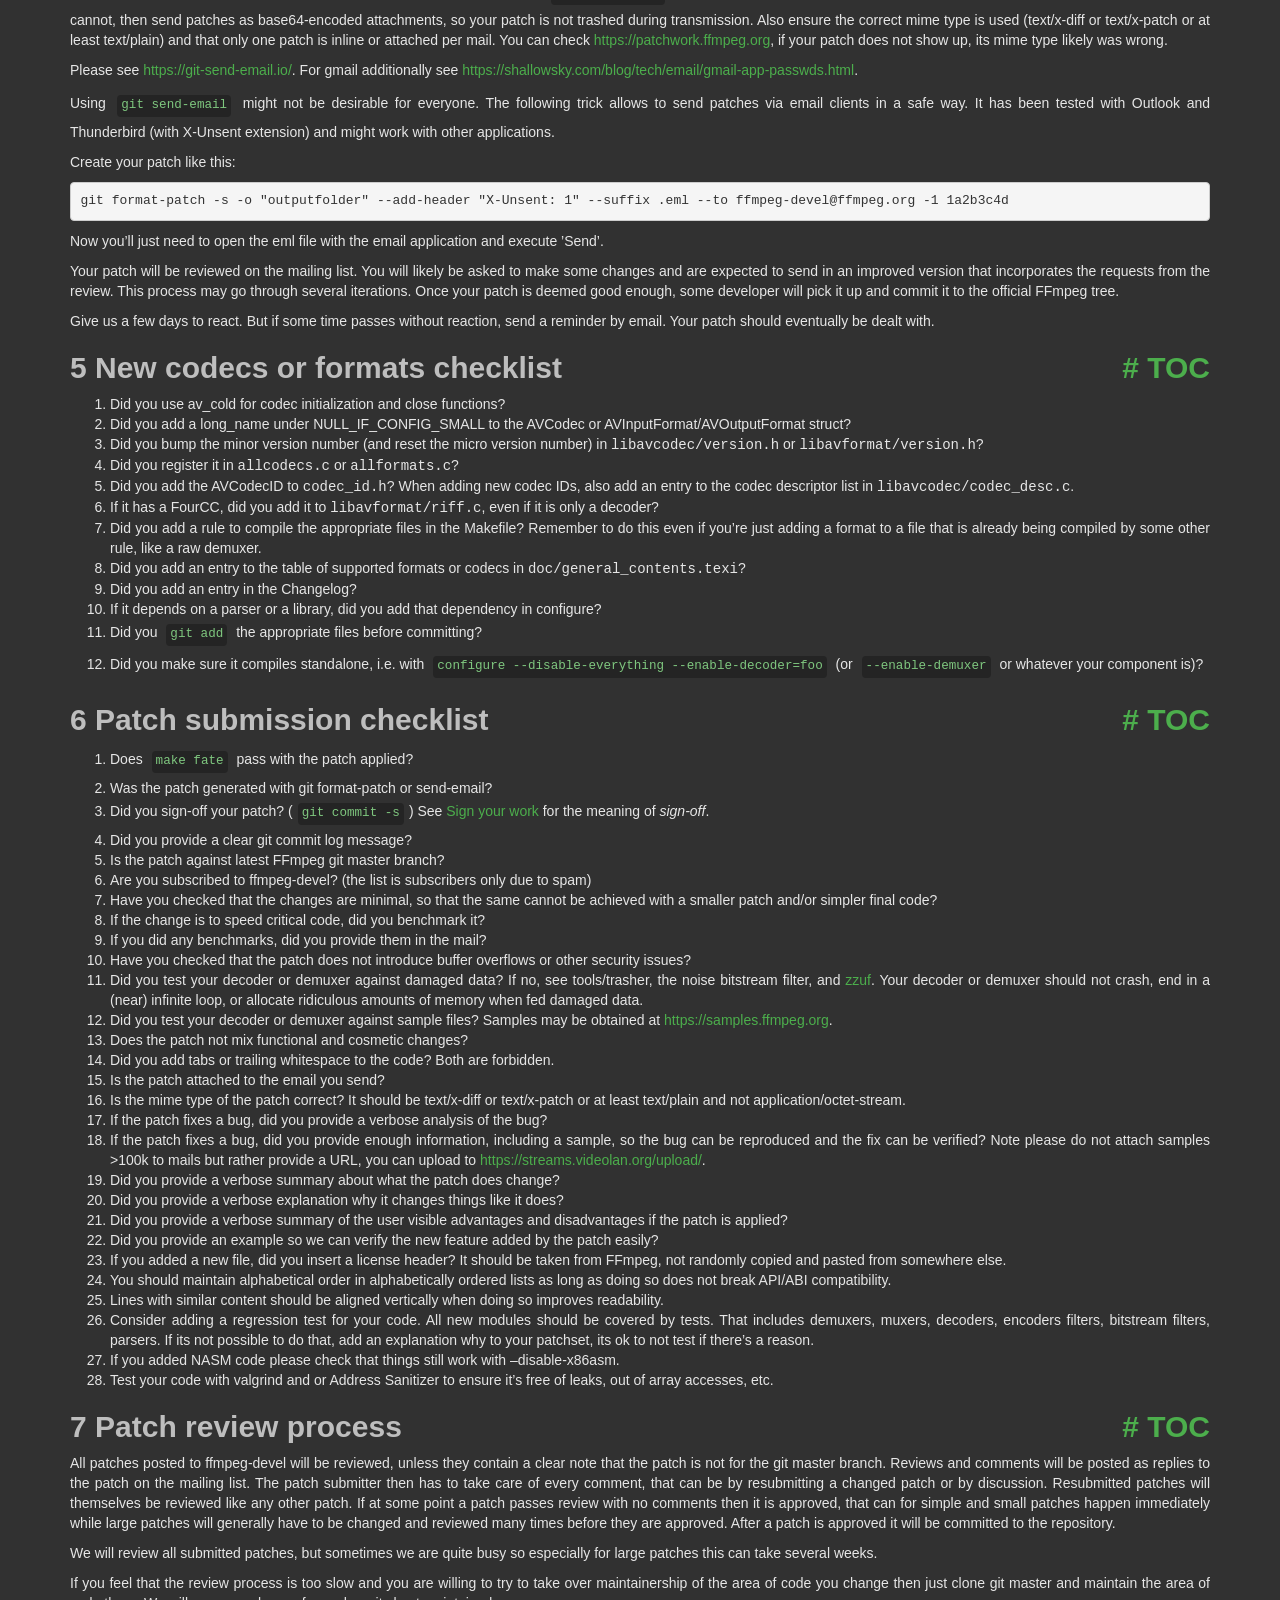
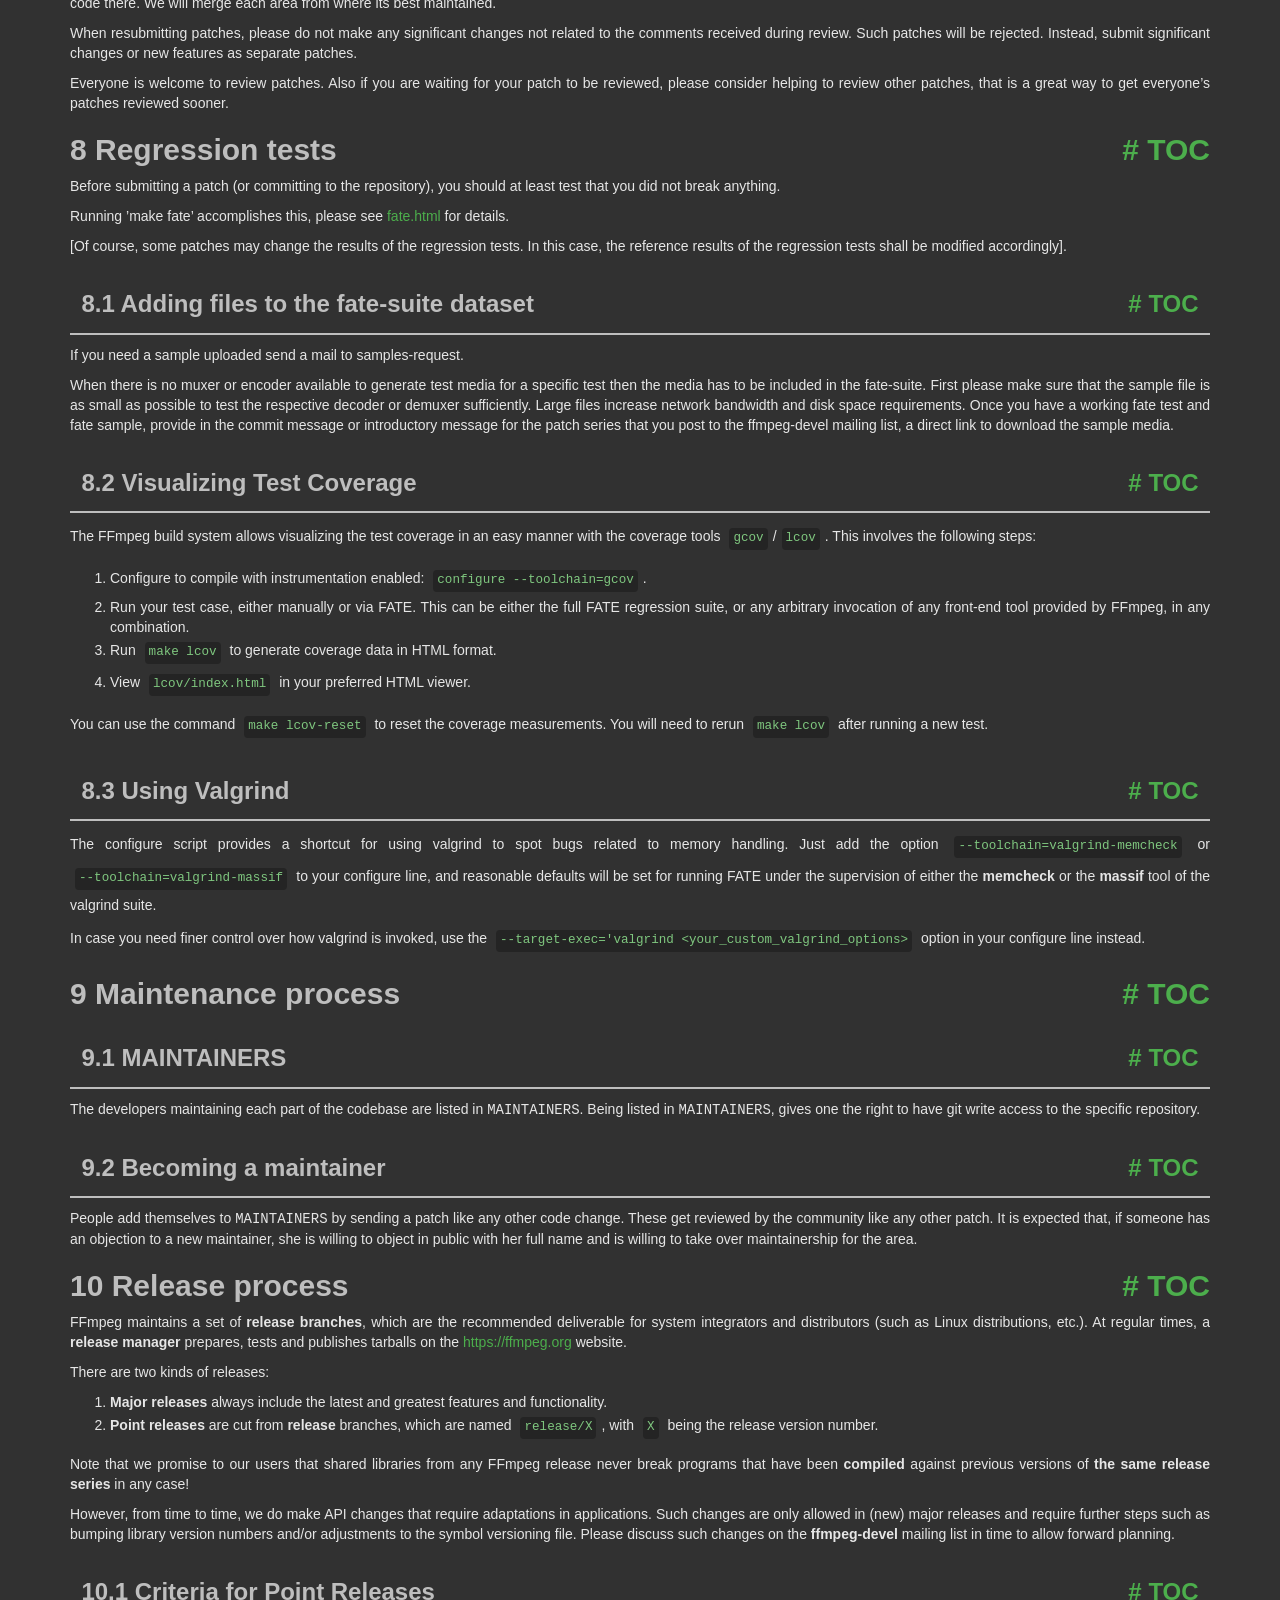
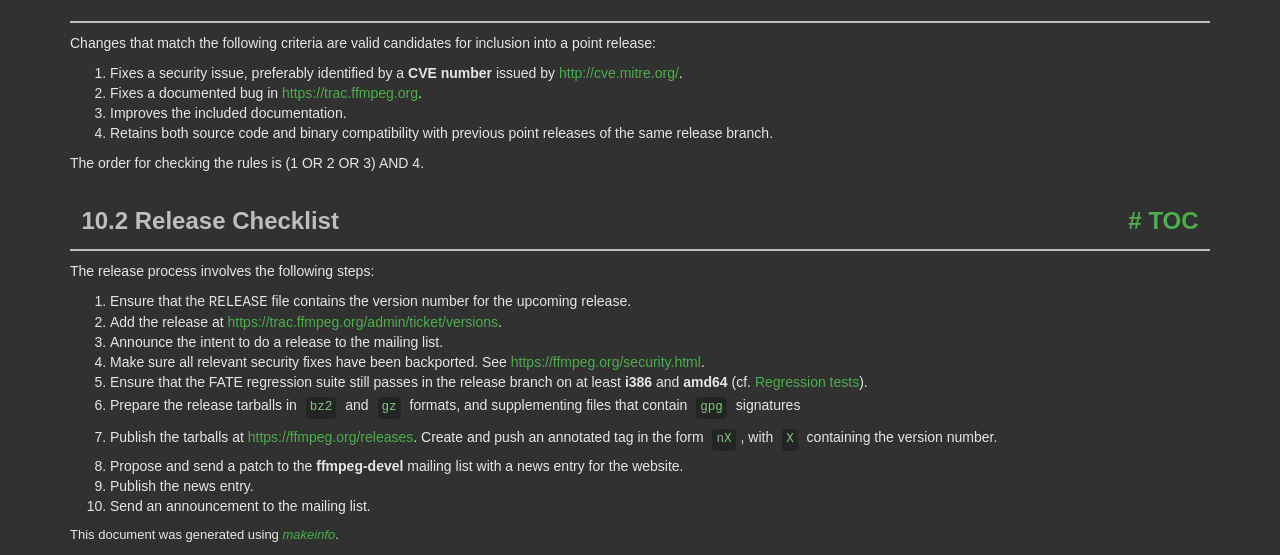
<file: ffmpeg/doc/developer.html>
<!DOCTYPE html PUBLIC "-//W3C//DTD HTML 4.01 Transitional//EN" "http://www.w3.org/TR/html4/loose.dtd">
<html>
<!-- Created by GNU Texinfo 7.2, https://www.gnu.org/software/texinfo/ -->
  <head>
    <meta charset="utf-8">
    <title>
      Developer Documentation
    </title>
    <meta name="viewport" content="width=device-width,initial-scale=1.0">
    <link rel="stylesheet" type="text/css" href="bootstrap.min.css">
    <link rel="stylesheet" type="text/css" href="style.min.css">
  </head>
  <body>
    <div class="container">
      <h1>
      Developer Documentation
      </h1>


<a name="SEC_Top"></a>

<div class="region-contents" id="SEC_Contents">
<h2 class="contents-heading">Table of Contents</h2>

<div class="contents">

<ul class="toc-numbered-mark">
  <li><a id="toc-Introduction" href="#Introduction">1 Introduction</a></li>
  <li><a id="toc-Coding-Rules" href="#Coding-Rules-1">2 Coding Rules</a>
  <ul class="toc-numbered-mark">
    <li><a id="toc-Language" href="#Language">2.1 Language</a>
    <ul class="toc-numbered-mark">
      <li><a id="toc-SIMD_002fDSP" href="#SIMD_002fDSP-1">2.1.1 SIMD/DSP</a></li>
      <li><a id="toc-Other-languages" href="#Other-languages">2.1.2 Other languages</a></li>
    </ul></li>
    <li><a id="toc-Code-formatting-conventions" href="#Code-formatting-conventions">2.2 Code formatting conventions</a>
    <ul class="toc-numbered-mark">
      <li><a id="toc-Examples" href="#Examples">2.2.1 Examples</a></li>
      <li><a id="toc-Vim-configuration" href="#Vim-configuration">2.2.2 Vim configuration</a></li>
      <li><a id="toc-Emacs-configuration" href="#Emacs-configuration">2.2.3 Emacs configuration</a></li>
    </ul></li>
    <li><a id="toc-Comments" href="#Comments">2.3 Comments</a></li>
    <li><a id="toc-Naming-conventions" href="#Naming-conventions-1">2.4 Naming conventions</a></li>
    <li><a id="toc-Miscellaneous-conventions" href="#Miscellaneous-conventions">2.5 Miscellaneous conventions</a></li>
  </ul></li>
  <li><a id="toc-Development-Policy" href="#Development-Policy-1">3 Development Policy</a>
  <ul class="toc-numbered-mark">
    <li><a id="toc-Code-behaviour" href="#Code-behaviour">3.1 Code behaviour</a></li>
    <li><a id="toc-Patches_002fCommitting" href="#Patches_002fCommitting">3.2 Patches/Committing</a></li>
    <li><a id="toc-Code" href="#Code">3.3 Code</a></li>
    <li><a id="toc-Library-public-interfaces" href="#Library-public-interfaces">3.4 Library public interfaces</a>
    <ul class="toc-numbered-mark">
      <li><a id="toc-Adding-new-interfaces" href="#Adding-new-interfaces">3.4.1 Adding new interfaces</a></li>
      <li><a id="toc-Removing-interfaces" href="#Removing-interfaces-1">3.4.2 Removing interfaces</a></li>
      <li><a id="toc-Major-version-bumps" href="#Major-version-bumps-1">3.4.3 Major version bumps</a></li>
    </ul></li>
    <li><a id="toc-Documentation_002fOther" href="#Documentation_002fOther">3.5 Documentation/Other</a></li>
  </ul></li>
  <li><a id="toc-Submitting-patches" href="#Submitting-patches-1">4 Submitting patches</a></li>
  <li><a id="toc-New-codecs-or-formats-checklist" href="#New-codecs-or-formats-checklist">5 New codecs or formats checklist</a></li>
  <li><a id="toc-Patch-submission-checklist" href="#Patch-submission-checklist">6 Patch submission checklist</a></li>
  <li><a id="toc-Patch-review-process" href="#Patch-review-process">7 Patch review process</a></li>
  <li><a id="toc-Regression-tests" href="#Regression-tests-1">8 Regression tests</a>
  <ul class="toc-numbered-mark">
    <li><a id="toc-Adding-files-to-the-fate_002dsuite-dataset" href="#Adding-files-to-the-fate_002dsuite-dataset">8.1 Adding files to the fate-suite dataset</a></li>
    <li><a id="toc-Visualizing-Test-Coverage" href="#Visualizing-Test-Coverage">8.2 Visualizing Test Coverage</a></li>
    <li><a id="toc-Using-Valgrind" href="#Using-Valgrind">8.3 Using Valgrind</a></li>
  </ul></li>
  <li><a id="toc-Maintenance-process" href="#Maintenance-process">9 Maintenance process</a>
  <ul class="toc-numbered-mark">
    <li><a id="toc-MAINTAINERS" href="#MAINTAINERS-1">9.1 MAINTAINERS</a></li>
    <li><a id="toc-Becoming-a-maintainer" href="#Becoming-a-maintainer-1">9.2 Becoming a maintainer</a></li>
  </ul></li>
  <li><a id="toc-Release-process" href="#Release-process-1">10 Release process</a>
  <ul class="toc-numbered-mark">
    <li><a id="toc-Criteria-for-Point-Releases" href="#Criteria-for-Point-Releases-1">10.1 Criteria for Point Releases</a></li>
    <li><a id="toc-Release-Checklist" href="#Release-Checklist">10.2 Release Checklist</a></li>
  </ul></li>
</ul>
</div>
</div>

<a name="Introduction"></a>
<h2 class="chapter">1 Introduction<span class="pull-right"><a class="anchor hidden-xs" href="#Introduction" aria-hidden="true">#</a> <a class="anchor hidden-xs"href="#toc-Introduction" aria-hidden="true">TOC</a></span></h2>

<p>This text is concerned with the development <em class="emph">of</em> FFmpeg itself. Information
on using the FFmpeg libraries in other programs can be found elsewhere, e.g. in:
</p><ul class="itemize mark-bullet">
<li>the installed header files
</li><li><a class="url" href="http://ffmpeg.org/doxygen/trunk/index.html">the Doxygen documentation</a>
generated from the headers
</li><li>the examples under <samp class="file">doc/examples</samp>
</li></ul>

<p>For more detailed legal information about the use of FFmpeg in
external programs read the <samp class="file">LICENSE</samp> file in the source tree and
consult <a class="url" href="https://ffmpeg.org/legal.html">https://ffmpeg.org/legal.html</a>.
</p>
<p>If you modify FFmpeg code for your own use case, you are highly encouraged to
<em class="emph">submit your changes back to us</em>, using this document as a guide. There are
both pragmatic and ideological reasons to do so:
</p><ul class="itemize mark-bullet">
<li>Maintaining external changes to keep up with upstream development is
time-consuming and error-prone. With your code in the main tree, it will be
maintained by FFmpeg developers.
</li><li>FFmpeg developers include leading experts in the field who can find bugs or
design flaws in your code.
</li><li>By supporting the project you find useful you ensure it continues to be
maintained and developed.
</li></ul>

<p>All proposed code changes should be submitted for review to
<a class="url" href="https://code.ffmpeg.org/FFmpeg/FFmpeg/pulls">Forgejo</a> or
<a class="url" href="mailto:ffmpeg-devel@ffmpeg.org">the development mailing list</a>, as
described in more detail in the <a class="ref" href="#Submitting-patches">Submitting patches</a> chapter. The code
should comply with the <a class="ref" href="#Development-Policy">Development Policy</a> and follow the <a class="ref" href="#Coding-Rules">Coding Rules</a>.
The developer making the commit and the author are responsible for their changes
and should try to fix issues their commit causes.
</p>
<a class="anchor" id="Coding-Rules"></a><a name="Coding-Rules-1"></a>
<h2 class="chapter">2 Coding Rules<span class="pull-right"><a class="anchor hidden-xs" href="#Coding-Rules" aria-hidden="true">#</a> <a class="anchor hidden-xs"href="#toc-Coding-Rules" aria-hidden="true">TOC</a></span></h2>

<a name="Language"></a>
<h3 class="section">2.1 Language<span class="pull-right"><a class="anchor hidden-xs" href="#Language" aria-hidden="true">#</a> <a class="anchor hidden-xs"href="#toc-Language" aria-hidden="true">TOC</a></span></h3>

<p>FFmpeg is mainly programmed in the ISO C11 language, except for the public
headers which must stay C99 compatible.
</p>
<p>Compiler-specific extensions may be used with good reason, but must not be
depended on, i.e. the code must still compile and work with compilers lacking
the extension.
</p>
<p>The following C99 features must not be used anywhere in the codebase:
</p><ul class="itemize mark-bullet">
<li>variable-length arrays;

</li><li>complex numbers;
</li></ul>

<a name="SIMD_002fDSP-1"></a>
<h4 class="subsection">2.1.1 SIMD/DSP<span class="pull-right"><a class="anchor hidden-xs" href="#SIMD_002fDSP" aria-hidden="true">#</a> <a class="anchor hidden-xs"href="#toc-SIMD_002fDSP" aria-hidden="true">TOC</a></span></h4>
<a class="anchor" id="SIMD_002fDSP"></a>
<p>As modern compilers are unable to generate efficient SIMD or other
performance-critical DSP code from plain C, handwritten assembly is used.
Usually such code is isolated in a separate function. Then the standard approach
is writing multiple versions of this function – a plain C one that works
everywhere and may also be useful for debugging, and potentially multiple
architecture-specific optimized implementations. Initialization code then
chooses the best available version at runtime and loads it into a function
pointer; the function in question is then always called through this pointer.
</p>
<p>The specific syntax used for writing assembly is:
</p><ul class="itemize mark-bullet">
<li>NASM on x86;

</li><li>GAS on ARM and RISC-V.
</li></ul>

<p>A unit testing framework for assembly called <code class="code">checkasm</code> lives under
<samp class="file">tests/checkasm</samp>. All new assembly should come with <code class="code">checkasm</code> tests;
adding tests for existing assembly that lacks them is also strongly encouraged.
</p>
<a name="Other-languages"></a>
<h4 class="subsection">2.1.2 Other languages<span class="pull-right"><a class="anchor hidden-xs" href="#Other-languages" aria-hidden="true">#</a> <a class="anchor hidden-xs"href="#toc-Other-languages" aria-hidden="true">TOC</a></span></h4>

<p>Other languages than C may be used in special cases:
</p><ul class="itemize mark-bullet">
<li>Compiler intrinsics or inline assembly when the code in question cannot be
written in the standard way described in the <a class="ref" href="#SIMD_002fDSP">SIMD/DSP</a> section. This
typically applies to code that needs to be inlined.

</li><li>Objective-C where required for interacting with macOS-specific interfaces.
</li></ul>

<a name="Code-formatting-conventions"></a>
<h3 class="section">2.2 Code formatting conventions<span class="pull-right"><a class="anchor hidden-xs" href="#Code-formatting-conventions" aria-hidden="true">#</a> <a class="anchor hidden-xs"href="#toc-Code-formatting-conventions" aria-hidden="true">TOC</a></span></h3>

<p>There are the following guidelines regarding the code style in files:
</p>
<ul class="itemize mark-bullet">
<li>Indent size is 4.

</li><li>The TAB character is forbidden outside of Makefiles as is any
form of trailing whitespace. Commits containing either will be
rejected by the git repository.

</li><li>You should try to limit your code lines to 80 characters; however, do so if
and only if this improves readability.

</li><li>K&amp;R coding style is used.
</li></ul>
<p>The presentation is one inspired by &rsquo;indent -i4 -kr -nut&rsquo;.
</p>
<a name="Examples"></a>
<h4 class="subsection">2.2.1 Examples<span class="pull-right"><a class="anchor hidden-xs" href="#Examples" aria-hidden="true">#</a> <a class="anchor hidden-xs"href="#toc-Examples" aria-hidden="true">TOC</a></span></h4>
<p>Some notable examples to illustrate common code style in FFmpeg:
</p>
<ul class="itemize mark-bullet">
<li>Space around assignments and after
<code class="code">if</code>/<code class="code">do</code>/<code class="code">while</code>/<code class="code">for</code> keywords:

<div class="example user-c user-good">
<pre class="example-preformatted">// Good
if (condition)
    av_foo();
</pre></div>

<div class="example user-c user-good">
<pre class="example-preformatted">// Good
for (size_t i = 0; i &lt; len; i++)
    av_bar(i);
</pre></div>

<div class="example user-c user-good">
<pre class="example-preformatted">// Good
size_t size = 0;
</pre></div>

<p>However no spaces between the parentheses and condition, unless it helps
readability of complex conditions, so the following should not be done:
</p>
<div class="example user-c user-bad">
<pre class="example-preformatted">// Bad style
if ( condition )
    av_foo();
</pre></div>

</li><li>No unnecessary parentheses, unless it helps readability:

<div class="example user-c user-good">
<pre class="example-preformatted">// Good
int fields = ilace ? 2 : 1;
</pre></div>

</li><li>Don&rsquo;t wrap single-line blocks in braces. Use braces only if there is an accompanying else statement. This keeps future code changes easier to keep track of.

<div class="example user-c user-good">
<pre class="example-preformatted">// Good
if (bits_pixel == 24) {
    avctx-&gt;pix_fmt = AV_PIX_FMT_BGR24;
} else if (bits_pixel == 8) {
    avctx-&gt;pix_fmt = AV_PIX_FMT_GRAY8;
} else
    return AVERROR_INVALIDDATA;

</pre></div>

</li><li>Avoid assignments in conditions where it makes sense:

<div class="example user-c user-good">
<pre class="example-preformatted">// Good
video_enc-&gt;chroma_intra_matrix = av_mallocz(sizeof(*video_enc-&gt;chroma_intra_matrix) * 64)
if (!video_enc-&gt;chroma_intra_matrix)
    return AVERROR(ENOMEM);
</pre></div>

<div class="example user-c user-bad">
<pre class="example-preformatted">// Bad style
if (!(video_enc-&gt;chroma_intra_matrix = av_mallocz(sizeof(*video_enc-&gt;chroma_intra_matrix) * 64)))
    return AVERROR(ENOMEM);
</pre></div>

<div class="example user-c user-good">
<pre class="example-preformatted">// Ok
while ((entry = av_dict_iterate(options, entry)))
    av_log(ctx, AV_LOG_INFO, &quot;Item '%s': '%s'\n&quot;, entry-&gt;key, entry-&gt;value);
</pre></div>

</li><li>When declaring a pointer variable, the <code class="code">*</code> goes with the variable not the type:

<div class="example user-c user-good">
<pre class="example-preformatted">// Good
AVStream *stream;
</pre></div>

<div class="example user-c user-bad">
<pre class="example-preformatted">// Bad style
AVStream* stream;
</pre></div>

</li></ul>

<p>If you work on a file that does not follow these guidelines consistently,
change the parts that you are editing to follow these guidelines but do
not make unrelated changes in the file to make it conform to these.
</p>
<a name="Vim-configuration"></a>
<h4 class="subsection">2.2.2 Vim configuration<span class="pull-right"><a class="anchor hidden-xs" href="#Vim-configuration" aria-hidden="true">#</a> <a class="anchor hidden-xs"href="#toc-Vim-configuration" aria-hidden="true">TOC</a></span></h4>
<p>In order to configure Vim to follow FFmpeg formatting conventions, paste
the following snippet into your <samp class="file">.vimrc</samp>:
</p><div class="example">
<pre class="example-preformatted">&quot; indentation rules for FFmpeg: 4 spaces, no tabs
set expandtab
set shiftwidth=4
set softtabstop=4
set cindent
set cinoptions=(0
&quot; Allow tabs in Makefiles.
autocmd FileType make,automake set noexpandtab shiftwidth=8 softtabstop=8
&quot; Trailing whitespace and tabs are forbidden, so highlight them.
highlight ForbiddenWhitespace ctermbg=red guibg=red
match ForbiddenWhitespace /\s\+$\|\t/
&quot; Do not highlight spaces at the end of line while typing on that line.
autocmd InsertEnter * match ForbiddenWhitespace /\t\|\s\+\%#\@&lt;!$/
</pre></div>

<a name="Emacs-configuration"></a>
<h4 class="subsection">2.2.3 Emacs configuration<span class="pull-right"><a class="anchor hidden-xs" href="#Emacs-configuration" aria-hidden="true">#</a> <a class="anchor hidden-xs"href="#toc-Emacs-configuration" aria-hidden="true">TOC</a></span></h4>
<p>For Emacs, add these roughly equivalent lines to your <samp class="file">.emacs.d/init.el</samp>:
</p><div class="example lisp">
<pre class="lisp-preformatted">(c-add-style &quot;ffmpeg&quot;
             '(&quot;k&amp;r&quot;
               (c-basic-offset . 4)
               (indent-tabs-mode . nil)
               (show-trailing-whitespace . t)
               (c-offsets-alist
                (statement-cont . (c-lineup-assignments +)))
               )
             )
(setq c-default-style &quot;ffmpeg&quot;)
</pre></div>

<a name="Comments"></a>
<h3 class="section">2.3 Comments<span class="pull-right"><a class="anchor hidden-xs" href="#Comments" aria-hidden="true">#</a> <a class="anchor hidden-xs"href="#toc-Comments" aria-hidden="true">TOC</a></span></h3>
<p>Use the JavaDoc/Doxygen  format (see examples below) so that code documentation
can be generated automatically. All nontrivial functions should have a comment
above them explaining what the function does, even if it is just one sentence.
All structures and their member variables should be documented, too.
</p>
<p>Avoid Qt-style and similar Doxygen syntax with <code class="code">!</code> in it, i.e. replace
<code class="code">//!</code> with <code class="code">///</code> and similar.  Also @ syntax should be employed
for markup commands, i.e. use <code class="code">@param</code> and not <code class="code">\param</code>.
</p>
<div class="example">
<pre class="example-preformatted">/**
 * @file
 * MPEG codec.
 * @author ...
 */

/**
 * Summary sentence.
 * more text ...
 * ...
 */
typedef struct Foobar {
    int var1; /**&lt; var1 description */
    int var2; ///&lt; var2 description
    /** var3 description */
    int var3;
} Foobar;

/**
 * Summary sentence.
 * more text ...
 * ...
 * @param my_parameter description of my_parameter
 * @return return value description
 */
int myfunc(int my_parameter)
...
</pre></div>

<a class="anchor" id="Naming-conventions"></a><a name="Naming-conventions-1"></a>
<h3 class="section">2.4 Naming conventions<span class="pull-right"><a class="anchor hidden-xs" href="#Naming-conventions" aria-hidden="true">#</a> <a class="anchor hidden-xs"href="#toc-Naming-conventions" aria-hidden="true">TOC</a></span></h3>

<p>Names of functions, variables, and struct members must be lowercase, using
underscores (_) to separate words. For example, &lsquo;<samp class="samp">avfilter_get_video_buffer</samp>&rsquo;
is an acceptable function name and &lsquo;<samp class="samp">AVFilterGetVideo</samp>&rsquo; is not.
</p>
<p>Struct, union, enum, and typedeffed type names must use CamelCase. All structs
and unions should be typedeffed to the same name as the struct/union tag, e.g.
<code class="code">typedef struct AVFoo { ... } AVFoo;</code>. Enums are typically not
typedeffed.
</p>
<p>Enumeration constants and macros must be UPPERCASE, except for macros
masquerading as functions, which should use the function naming convention.
</p>
<p>All identifiers in the libraries should be namespaced as follows:
</p><ul class="itemize mark-bullet">
<li>No namespacing for identifiers with file and lower scope (e.g. local variables,
static functions), and struct and union members,

</li><li>The <code class="code">ff_</code> prefix must be used for variables and functions visible outside
of file scope, but only used internally within a single library, e.g.
&lsquo;<samp class="samp">ff_w64_demuxer</samp>&rsquo;. This prevents name collisions when FFmpeg is statically
linked.

</li><li>For variables and functions visible outside of file scope, used internally
across multiple libraries, use <code class="code">avpriv_</code> as prefix, for example,
&lsquo;<samp class="samp">avpriv_report_missing_feature</samp>&rsquo;.

</li><li>All other internal identifiers, like private type or macro names, should be
namespaced only to avoid possible internal conflicts. E.g. <code class="code">H264_NAL_SPS</code>
vs. <code class="code">HEVC_NAL_SPS</code>.

</li><li>Each library has its own prefix for public symbols, in addition to the
commonly used <code class="code">av_</code> (<code class="code">avformat_</code> for libavformat,
<code class="code">avcodec_</code> for libavcodec, <code class="code">swr_</code> for libswresample, etc).
Check the existing code and choose names accordingly.

</li><li>Other public identifiers (struct, union, enum, macro, type names) must use their
library&rsquo;s public prefix (<code class="code">AV</code>, <code class="code">Sws</code>, or <code class="code">Swr</code>).
</li></ul>

<p>Furthermore, name space reserved for the system should not be invaded.
Identifiers ending in <code class="code">_t</code> are reserved by
<a class="url" href="http://pubs.opengroup.org/onlinepubs/007904975/functions/xsh_chap02_02.html#tag_02_02_02">POSIX</a>.
Also avoid names starting with <code class="code">__</code> or <code class="code">_</code> followed by an uppercase
letter as they are reserved by the C standard. Names starting with <code class="code">_</code>
are reserved at the file level and may not be used for externally visible
symbols. If in doubt, just avoid names starting with <code class="code">_</code> altogether.
</p>
<a name="Miscellaneous-conventions"></a>
<h3 class="section">2.5 Miscellaneous conventions<span class="pull-right"><a class="anchor hidden-xs" href="#Miscellaneous-conventions" aria-hidden="true">#</a> <a class="anchor hidden-xs"href="#toc-Miscellaneous-conventions" aria-hidden="true">TOC</a></span></h3>

<ul class="itemize mark-bullet">
<li>Casts should be used only when necessary. Unneeded parentheses
should also be avoided if they don&rsquo;t make the code easier to understand.
</li><li>Where applicable, SI units shall be used. For example timeouts should use seconds as the fundamental unit not micro seconds.
That means a bare value like &lsquo;<samp class="samp">1.0</samp>&rsquo; must mean 1 second, &lsquo;<samp class="samp">50m</samp>&rsquo; means 50 milliseconds. For weight, gram shall be used.
</li></ul>

<a class="anchor" id="Development-Policy"></a><a name="Development-Policy-1"></a>
<h2 class="chapter">3 Development Policy<span class="pull-right"><a class="anchor hidden-xs" href="#Development-Policy" aria-hidden="true">#</a> <a class="anchor hidden-xs"href="#toc-Development-Policy" aria-hidden="true">TOC</a></span></h2>

<a name="Code-behaviour"></a>
<h3 class="section">3.1 Code behaviour<span class="pull-right"><a class="anchor hidden-xs" href="#Code-behaviour" aria-hidden="true">#</a> <a class="anchor hidden-xs"href="#toc-Code-behaviour" aria-hidden="true">TOC</a></span></h3>

<a name="Correctness"></a>
<p>The code must be valid. It must not crash, abort, access invalid pointers, leak
memory, cause data races or signed integer overflow, or otherwise cause
undefined behaviour. Error codes should be checked and, when applicable,
forwarded to the caller.
</p>
<a name="Thread_002d-and-library_002dsafety"></a>
<p>Our libraries may be called by multiple independent callers in the same process.
These calls may happen from any number of threads and the different call sites
may not be aware of each other - e.g. a user program may be calling our
libraries directly, and use one or more libraries that also call our libraries.
The code must behave correctly under such conditions.
</p>
<a name="Robustness"></a>
<p>The code must treat as untrusted any bytestream received from a caller or read
from a file, network, etc. It must not misbehave when arbitrary data is sent to
it - typically it should print an error message and return
<code class="code">AVERROR_INVALIDDATA</code> on encountering invalid input data.
</p>
<a name="Memory-allocation"></a>
<p>The code must use the <code class="code">av_malloc()</code> family of functions from
<samp class="file">libavutil/mem.h</samp> to perform all memory allocation, except in special cases
(e.g. when interacting with an external library that requires a specific
allocator to be used).
</p>
<p>All allocations should be checked and <code class="code">AVERROR(ENOMEM)</code> returned on
failure. A common mistake is that error paths leak memory - make sure that does
not happen.
</p>
<a name="stdio"></a>
<p>Our libraries must not access the stdio streams stdin/stdout/stderr directly
(e.g. via <code class="code">printf()</code> family of functions), as that is not library-safe. For
logging, use <code class="code">av_log()</code>.
</p>
<a name="Patches_002fCommitting"></a>
<h3 class="section">3.2 Patches/Committing<span class="pull-right"><a class="anchor hidden-xs" href="#Patches_002fCommitting" aria-hidden="true">#</a> <a class="anchor hidden-xs"href="#toc-Patches_002fCommitting" aria-hidden="true">TOC</a></span></h3>
<a name="Licenses-for-patches-must-be-compatible-with-FFmpeg_002e"></a>
<p>Contributions should be licensed under the
<a class="uref" href="http://www.gnu.org/licenses/lgpl-2.1.html">LGPL 2.1</a>,
including an &quot;or any later version&quot; clause, or, if you prefer
a gift-style license, the
<a class="uref" href="http://opensource.org/licenses/isc-license.txt">ISC</a> or
<a class="uref" href="http://mit-license.org/">MIT</a> license.
<a class="uref" href="http://www.gnu.org/licenses/gpl-2.0.html">GPL 2</a> including
an &quot;or any later version&quot; clause is also acceptable, but LGPL is
preferred.
If you add a new file, give it a proper license header. Do not copy and
paste it from a random place, use an existing file as template.
</p>
<a name="You-must-not-commit-code-which-breaks-FFmpeg_0021"></a>
<p>This means unfinished code which is enabled and breaks compilation,
or compiles but does not work/breaks the regression tests. Code which
is unfinished but disabled may be permitted under-circumstances, like
missing samples or an implementation with a small subset of features.
Always check the mailing list for any reviewers with issues and test
FATE before you push.
</p>
<a name="Commit-messages"></a>
<p>Commit messages are highly important tools for informing other developers on
what a given change does and why. Every commit must always have a properly
filled out commit message with the following format:
</p><div class="example">
<pre class="example-preformatted">area changed: short 1 line description

details describing what and why and giving references.
</pre></div>

<p>If the commit addresses a known bug on our bug tracker or other external issue
(e.g. CVE), the commit message should include the relevant bug ID(s) or other
external identifiers. Note that this should be done in addition to a proper
explanation and not instead of it. Comments such as &quot;fixed!&quot; or &quot;Changed it.&quot;
are not acceptable.
</p>
<p>When applying patches that have been discussed at length on the mailing list,
reference the thread in the commit message.
</p>
<a name="Testing-must-be-adequate-but-not-excessive_002e"></a>
<p>If it works for you, others, and passes FATE then it should be OK to commit
it, provided it fits the other committing criteria. You should not worry about
over-testing things. If your code has problems (portability, triggers
compiler bugs, unusual environment etc) they will be reported and eventually
fixed.
</p>
<a name="Do-not-commit-unrelated-changes-together_002e"></a>
<p>They should be split them into self-contained pieces. Also do not forget
that if part B depends on part A, but A does not depend on B, then A can
and should be committed first and separate from B. Keeping changes well
split into self-contained parts makes reviewing and understanding them on
the commit log mailing list easier. This also helps in case of debugging
later on.
Also if you have doubts about splitting or not splitting, do not hesitate to
ask/discuss it on the developer mailing list.
</p>
<a name="Cosmetic-changes-should-be-kept-in-separate-patches_002e"></a>
<p>We refuse source indentation and other cosmetic changes if they are mixed
with functional changes, such commits will be rejected and removed. However,
indentation changes that can be ignored by <code class="code">git diff --ignore-all-space</code>
(e.g. changes in whitespace amount, leading/trailing spaces) may be mixed with
functional changes, since reviewers can use <code class="code">git diff -w</code> or
<code class="code">git log -p --ignore-all-space</code> to review only the functional parts of
the change. Forgejo&rsquo;s pull request interface also provides a
&ldquo;Hide whitespace changes&rdquo; option for this purpose. Every
developer has his own indentation style, you should not change it. Of course
if you (re)write something, you can use your own style, even though we would
prefer if the indentation throughout FFmpeg was consistent (Many projects
force a given indentation style - we do not.). If you really need to make
non-whitespace cosmetic changes, separate them strictly from real changes.
</p>
<p>NOTE: If you had to put if(){ .. } over a large (&gt; 5 lines) chunk of code,
then either do NOT change the indentation of the inner part within (do not
move it to the right)! or do so in a separate commit
</p>
<a name="Credit-the-author-of-the-patch_002e"></a>
<p>Make sure the author of the commit is set correctly. (see git commit &ndash;author)
If you apply a patch, send an
answer to ffmpeg-devel (or wherever you got the patch from) saying that
you applied the patch.
</p>
<a name="Credit-any-researchers"></a>
<p>If a commit/patch fixes an issues found by some researcher, always credit the
researcher in the commit message for finding/reporting the issue.
</p>
<a name="Always-wait-long-enough-before-pushing-changes"></a>
<p>Do NOT commit to code actively maintained by others without permission.
Send a patch to ffmpeg-devel. If no one answers within a reasonable
time-frame (12h for build failures and security fixes, 3 days small changes,
1 week for big patches) then commit your patch if you think it is OK.
Also note, the maintainer can simply ask for more time to review!
</p>
<a name="Code"></a>
<h3 class="section">3.3 Code<span class="pull-right"><a class="anchor hidden-xs" href="#Code" aria-hidden="true">#</a> <a class="anchor hidden-xs"href="#toc-Code" aria-hidden="true">TOC</a></span></h3>
<a name="Warnings-for-correct-code-may-be-disabled-if-there-is-no-other-option_002e"></a>
<p>Compiler warnings indicate potential bugs or code with bad style. If a type of
warning always points to correct and clean code, that warning should
be disabled, not the code changed.
Thus the remaining warnings can either be bugs or correct code.
If it is a bug, the bug has to be fixed. If it is not, the code should
be changed to not generate a warning unless that causes a slowdown
or obfuscates the code.
</p>
<a name="Library-public-interfaces"></a>
<h3 class="section">3.4 Library public interfaces<span class="pull-right"><a class="anchor hidden-xs" href="#Library-public-interfaces" aria-hidden="true">#</a> <a class="anchor hidden-xs"href="#toc-Library-public-interfaces" aria-hidden="true">TOC</a></span></h3>
<p>Every library in FFmpeg provides a set of public APIs in its installed headers,
which are those listed in the variable <code class="code">HEADERS</code> in that library&rsquo;s
<samp class="file">Makefile</samp>. All identifiers defined in those headers (except for those
explicitly documented otherwise), and corresponding symbols exported from
compiled shared or static libraries are considered public interfaces and must
comply with the API and ABI compatibility rules described in this section.
</p>
<p>Public APIs must be backward compatible within a given major version. I.e. any
valid user code that compiles and works with a given library version must still
compile and work with any later version, as long as the major version number is
unchanged. &quot;Valid user code&quot; here means code that is calling our APIs in a
documented and/or intended manner and is not relying on any undefined behavior.
Incrementing the major version may break backward compatibility, but only to the
extent described in <a class="ref" href="#Major-version-bumps">Major version bumps</a>.
</p>
<p>We also guarantee backward ABI compatibility for shared and static libraries.
I.e. it should be possible to replace a shared or static build of our library
with a build of any later version (re-linking the user binary in the static
case) without breaking any valid user binaries, as long as the major version
number remains unchanged.
</p>
<a name="Adding-new-interfaces"></a>
<h4 class="subsection">3.4.1 Adding new interfaces<span class="pull-right"><a class="anchor hidden-xs" href="#Adding-new-interfaces" aria-hidden="true">#</a> <a class="anchor hidden-xs"href="#toc-Adding-new-interfaces" aria-hidden="true">TOC</a></span></h4>
<p>Any new public identifiers in installed headers are considered new API - this
includes new functions, structs, macros, enum values, typedefs, new fields in
existing structs, new installed headers, etc. Consider the following
guidelines when adding new APIs.
</p>
<a name="Motivation"></a>
<p>While new APIs can be added relatively easily, changing or removing them is much
harder due to abovementioned compatibility requirements. You should then
consider carefully whether the functionality you are adding really needs to be
exposed to our callers as new public API.
</p>
<p>Your new API should have at least one well-established use case outside of the
library that cannot be easily achieved with existing APIs. Every library in
FFmpeg also has a defined scope - your new API must fit within it.
</p>
<a name="Replacing-existing-APIs"></a>
<p>If your new API is replacing an existing one, it should be strictly superior to
it, so that the advantages of using the new API outweigh the cost to the
callers of changing their code. After adding the new API you should then
deprecate the old one and schedule it for removal, as described in
<a class="ref" href="#Removing-interfaces">Removing interfaces</a>.
</p>
<p>If you deem an existing API deficient and want to fix it, the preferred approach
in most cases is to add a differently-named replacement and deprecate the
existing API rather than modify it. It is important to make the changes visible
to our callers (e.g. through compile- or run-time deprecation warnings) and make
it clear how to transition to the new API (e.g. in the Doxygen documentation or
on the wiki).
</p>
<a name="API-design"></a>
<p>The FFmpeg libraries are used by a variety of callers to perform a wide range of
multimedia-related processing tasks. You should therefore - within reason - try
to design your new API for the broadest feasible set of use cases and avoid
unnecessarily limiting it to a specific type of callers (e.g. just media
playback or just transcoding).
</p>
<a name="Consistency"></a>
<p>Check whether similar APIs already exist in FFmpeg. If they do, try to model
your new addition on them to achieve better overall consistency.
</p>
<p>The naming of your new identifiers should follow the <a class="ref" href="#Naming-conventions">Naming conventions</a>
and be aligned with other similar APIs, if applicable.
</p>
<a name="Extensibility"></a>
<p>You should also consider how your API might be extended in the future in a
backward-compatible way. If you are adding a new struct <code class="code">AVFoo</code>, the
standard approach is requiring the caller to always allocate it through a
constructor function, typically named <code class="code">av_foo_alloc()</code>. This way new fields
may be added to the end of the struct without breaking ABI compatibility.
Typically you will also want a destructor - <code class="code">av_foo_free(AVFoo**)</code> that
frees the indirectly supplied object (and its contents, if applicable) and
writes <code class="code">NULL</code> to the supplied pointer, thus eliminating the potential
dangling pointer in the caller&rsquo;s memory.
</p>
<p>If you are adding new functions, consider whether it might be desirable to tweak
their behavior in the future - you may want to add a flags argument, even though
it would be unused initially.
</p>
<a name="Documentation"></a>
<p>All new APIs must be documented as Doxygen-formatted comments above the
identifiers you add to the public headers. You should also briefly mention the
change in <samp class="file">doc/APIchanges</samp>.
</p>
<a name="Bump-the-version"></a>
<p>Backward-incompatible API or ABI changes require incrementing (bumping) the
major version number, as described in <a class="ref" href="#Major-version-bumps">Major version bumps</a>. Major
bumps are significant events that happen on a schedule - so if your change
strictly requires one you should add it under <code class="code">#if</code> preprocessor guards that
disable it until the next major bump happens.
</p>
<p>New APIs that can be added without breaking API or ABI compatibility require
bumping the minor version number.
</p>
<p>Incrementing the third (micro) version component means a noteworthy binary
compatible change (e.g. encoder bug fix that matters for the decoder). The third
component always starts at 100 to distinguish FFmpeg from Libav.
</p>
<a class="anchor" id="Removing-interfaces"></a><a name="Removing-interfaces-1"></a>
<h4 class="subsection">3.4.2 Removing interfaces<span class="pull-right"><a class="anchor hidden-xs" href="#Removing-interfaces" aria-hidden="true">#</a> <a class="anchor hidden-xs"href="#toc-Removing-interfaces" aria-hidden="true">TOC</a></span></h4>
<p>Due to abovementioned compatibility guarantees, removing APIs is an involved
process that should only be undertaken with good reason. Typically a deficient,
restrictive, or otherwise inadequate API is replaced by a superior one, though
it does at times happen that we remove an API without any replacement (e.g. when
the feature it provides is deemed not worth the maintenance effort, out of scope
of the project, fundamentally flawed, etc.).
</p>
<p>The removal has two steps - first the API is deprecated and scheduled for
removal, but remains present and functional. The second step is actually
removing the API - this is described in <a class="ref" href="#Major-version-bumps">Major version bumps</a>.
</p>
<p>To deprecate an API you should signal to our users that they should stop using
it. E.g. if you intend to remove struct members or functions, you should mark
them with <code class="code">attribute_deprecated</code>. When this cannot be done, it may be
possible to detect the use of the deprecated API at runtime and print a warning
(though take care not to print it too often). You should also document the
deprecation (and the replacement, if applicable) in the relevant Doxygen
documentation block.
</p>
<p>Finally, you should define a deprecation guard along the lines of
<code class="code">#define FF_API_&lt;FOO&gt; (LIBAVBAR_VERSION_MAJOR &lt; XX)</code> (where XX is the major
version in which the API will be removed) in <samp class="file">libavbar/version_major.h</samp>
(<samp class="file">version.h</samp> in case of <code class="code">libavutil</code>). Then wrap all uses of the
deprecated API in <code class="code">#if FF_API_&lt;FOO&gt; .... #endif</code>, so that the code will
automatically get disabled once the major version reaches XX. You can also use
<code class="code">FF_DISABLE_DEPRECATION_WARNINGS</code> and <code class="code">FF_ENABLE_DEPRECATION_WARNINGS</code>
to suppress compiler deprecation warnings inside these guards. You should test
that the code compiles and works with the guard macro evaluating to both true
and false.
</p>
<a class="anchor" id="Major-version-bumps"></a><a name="Major-version-bumps-1"></a>
<h4 class="subsection">3.4.3 Major version bumps<span class="pull-right"><a class="anchor hidden-xs" href="#Major-version-bumps" aria-hidden="true">#</a> <a class="anchor hidden-xs"href="#toc-Major-version-bumps" aria-hidden="true">TOC</a></span></h4>
<p>A major version bump signifies an API and/or ABI compatibility break. To reduce
the negative effects on our callers, who are required to adapt their code,
backward-incompatible changes during a major bump should be limited to:
</p><ul class="itemize mark-bullet">
<li>Removing previously deprecated APIs.

</li><li>Performing ABI- but not API-breaking changes, like reordering struct contents.
</li></ul>

<a name="Documentation_002fOther"></a>
<h3 class="section">3.5 Documentation/Other<span class="pull-right"><a class="anchor hidden-xs" href="#Documentation_002fOther" aria-hidden="true">#</a> <a class="anchor hidden-xs"href="#toc-Documentation_002fOther" aria-hidden="true">TOC</a></span></h3>
<a name="Subscribe-to-the-ffmpeg_002ddevel-mailing-list_002e"></a>
<p>It is important to be subscribed to the
<a class="uref" href="https://lists.ffmpeg.org/mailman/listinfo/ffmpeg-devel">ffmpeg-devel</a>
mailing list. Almost any non-trivial patch is to be sent there for review.
Other developers may have comments about your contribution. We expect you see
those comments, and to improve it if requested. (N.B. Experienced committers
have other channels, and may sometimes skip review for trivial fixes.) Also,
discussion here about bug fixes and FFmpeg improvements by other developers may
be helpful information for you. Finally, by being a list subscriber, your
contribution will be posted immediately to the list, without the moderation
hold which messages from non-subscribers experience.
</p>
<p>However, it is more important to the project that we receive your patch than
that you be subscribed to the ffmpeg-devel list. If you have a patch, and don&rsquo;t
want to subscribe and discuss the patch, then please do send it to the list
anyway.
</p>
<a name="Subscribe-to-the-ffmpeg_002dcvslog-mailing-list_002e"></a>
<p>Diffs of all commits are sent to the
<a class="uref" href="https://lists.ffmpeg.org/mailman/listinfo/ffmpeg-cvslog">ffmpeg-cvslog</a>
mailing list. Some developers read this list to review all code base changes
from all sources. Subscribing to this list is not mandatory.
</p>
<a name="Keep-the-documentation-up-to-date_002e"></a>
<p>Update the documentation if you change behavior or add features. If you are
unsure how best to do this, send a patch to ffmpeg-devel, the documentation
maintainer(s) will review and commit your stuff.
</p>
<a name="Important-discussions-should-be-accessible-to-all_002e"></a>
<p>Try to keep important discussions and requests (also) on the public
developer mailing list, so that all developers can benefit from them.
</p>
<a name="Check-your-entries-in-MAINTAINERS_002e"></a>
<p>Make sure that no parts of the codebase that you maintain are missing from the
<samp class="file">MAINTAINERS</samp> file. If something that you want to maintain is missing add it with
your name after it.
If at some point you no longer want to maintain some code, then please help in
finding a new maintainer and also don&rsquo;t forget to update the <samp class="file">MAINTAINERS</samp> file.
</p>
<p>We think our rules are not too hard. If you have comments, contact us.
</p>
<a class="anchor" id="Submitting-patches"></a><a name="Submitting-patches-1"></a>
<h2 class="chapter">4 Submitting patches<span class="pull-right"><a class="anchor hidden-xs" href="#Submitting-patches" aria-hidden="true">#</a> <a class="anchor hidden-xs"href="#toc-Submitting-patches" aria-hidden="true">TOC</a></span></h2>

<p>First, read the <a class="ref" href="#Coding-Rules">Coding Rules</a> above if you did not yet, in particular
the rules regarding patch submission.
</p>
<p>When you submit your patch, please use <code class="code">git format-patch</code> or
<code class="code">git send-email</code>. We cannot read other diffs :-).
</p>
<p>Also please do not submit a patch which contains several unrelated changes.
Split it into separate, self-contained pieces. This does not mean splitting
file by file. Instead, make the patch as small as possible while still
keeping it as a logical unit that contains an individual change, even
if it spans multiple files. This makes reviewing your patches much easier
for us and greatly increases your chances of getting your patch applied.
</p>
<p>Use the patcheck tool of FFmpeg to check your patch.
The tool is located in the tools directory.
</p>
<p>Run the <a class="ref" href="#Regression-tests">Regression tests</a> before submitting a patch in order to verify
it does not cause unexpected problems.
</p>
<p>It also helps quite a bit if you tell us what the patch does (for example
&rsquo;replaces lrint by lrintf&rsquo;), and why (for example &rsquo;*BSD isn&rsquo;t C99 compliant
and has no lrint()&rsquo;)
</p>
<p>Also please if you send several patches, send each patch as a separate mail,
do not attach several unrelated patches to the same mail.
</p>
<p>Patches should be posted to
<a class="uref" href="https://code.ffmpeg.org/FFmpeg/FFmpeg/pulls">Forgejo</a> or the
<a class="uref" href="https://lists.ffmpeg.org/mailman/listinfo/ffmpeg-devel">ffmpeg-devel</a>
mailing list. Use <code class="code">git send-email</code> when possible since it will properly
send patches without requiring extra care. If you cannot, then send patches
as base64-encoded attachments, so your patch is not trashed during
transmission. Also ensure the correct mime type is used
(text/x-diff or text/x-patch or at least text/plain) and that only one
patch is inline or attached per mail.
You can check <a class="url" href="https://patchwork.ffmpeg.org">https://patchwork.ffmpeg.org</a>, if your patch does not show up, its mime type
likely was wrong.
</p>
<a name="How-to-setup-git-send_002demail_003f"></a>

<p>Please see <a class="url" href="https://git-send-email.io/">https://git-send-email.io/</a>.
For gmail additionally see <a class="url" href="https://shallowsky.com/blog/tech/email/gmail-app-passwds.html">https://shallowsky.com/blog/tech/email/gmail-app-passwds.html</a>.
</p>
<a name="Sending-patches-from-email-clients"></a>
<p>Using <code class="code">git send-email</code> might not be desirable for everyone. The
following trick allows to send patches via email clients in a safe
way. It has been tested with Outlook and Thunderbird (with X-Unsent
extension) and might work with other applications.
</p>
<p>Create your patch like this:
</p>
<pre class="verbatim">git format-patch -s -o &quot;outputfolder&quot; --add-header &quot;X-Unsent: 1&quot; --suffix .eml --to ffmpeg-devel@ffmpeg.org -1 1a2b3c4d
</pre>
<p>Now you&rsquo;ll just need to open the eml file with the email application
and execute &rsquo;Send&rsquo;.
</p>
<a name="Reviews"></a>
<p>Your patch will be reviewed on the mailing list. You will likely be asked
to make some changes and are expected to send in an improved version that
incorporates the requests from the review. This process may go through
several iterations. Once your patch is deemed good enough, some developer
will pick it up and commit it to the official FFmpeg tree.
</p>
<p>Give us a few days to react. But if some time passes without reaction,
send a reminder by email. Your patch should eventually be dealt with.
</p>

<a name="New-codecs-or-formats-checklist"></a>
<h2 class="chapter">5 New codecs or formats checklist<span class="pull-right"><a class="anchor hidden-xs" href="#New-codecs-or-formats-checklist" aria-hidden="true">#</a> <a class="anchor hidden-xs"href="#toc-New-codecs-or-formats-checklist" aria-hidden="true">TOC</a></span></h2>

<ol class="enumerate">
<li> Did you use av_cold for codec initialization and close functions?

</li><li> Did you add a long_name under NULL_IF_CONFIG_SMALL to the AVCodec or
AVInputFormat/AVOutputFormat struct?

</li><li> Did you bump the minor version number (and reset the micro version
number) in <samp class="file">libavcodec/version.h</samp> or <samp class="file">libavformat/version.h</samp>?

</li><li> Did you register it in <samp class="file">allcodecs.c</samp> or <samp class="file">allformats.c</samp>?

</li><li> Did you add the AVCodecID to <samp class="file">codec_id.h</samp>?
When adding new codec IDs, also add an entry to the codec descriptor
list in <samp class="file">libavcodec/codec_desc.c</samp>.

</li><li> If it has a FourCC, did you add it to <samp class="file">libavformat/riff.c</samp>,
even if it is only a decoder?

</li><li> Did you add a rule to compile the appropriate files in the Makefile?
Remember to do this even if you&rsquo;re just adding a format to a file that is
already being compiled by some other rule, like a raw demuxer.

</li><li> Did you add an entry to the table of supported formats or codecs in
<samp class="file">doc/general_contents.texi</samp>?

</li><li> Did you add an entry in the Changelog?

</li><li> If it depends on a parser or a library, did you add that dependency in
configure?

</li><li> Did you <code class="code">git add</code> the appropriate files before committing?

</li><li> Did you make sure it compiles standalone, i.e. with
<code class="code">configure --disable-everything --enable-decoder=foo</code>
(or <code class="code">--enable-demuxer</code> or whatever your component is)?
</li></ol>


<a name="Patch-submission-checklist"></a>
<h2 class="chapter">6 Patch submission checklist<span class="pull-right"><a class="anchor hidden-xs" href="#Patch-submission-checklist" aria-hidden="true">#</a> <a class="anchor hidden-xs"href="#toc-Patch-submission-checklist" aria-hidden="true">TOC</a></span></h2>

<ol class="enumerate">
<li> Does <code class="code">make fate</code> pass with the patch applied?

</li><li> Was the patch generated with git format-patch or send-email?

</li><li> Did you sign-off your patch? (<code class="code">git commit -s</code>)
See <a class="uref" href="https://git.kernel.org/pub/scm/linux/kernel/git/torvalds/linux.git/plain/Documentation/process/submitting-patches.rst">Sign your work</a> for the meaning
of <em class="dfn">sign-off</em>.

</li><li> Did you provide a clear git commit log message?

</li><li> Is the patch against latest FFmpeg git master branch?

</li><li> Are you subscribed to ffmpeg-devel?
(the list is subscribers only due to spam)

</li><li> Have you checked that the changes are minimal, so that the same cannot be
achieved with a smaller patch and/or simpler final code?

</li><li> If the change is to speed critical code, did you benchmark it?

</li><li> If you did any benchmarks, did you provide them in the mail?

</li><li> Have you checked that the patch does not introduce buffer overflows or
other security issues?

</li><li> Did you test your decoder or demuxer against damaged data? If no, see
tools/trasher, the noise bitstream filter, and
<a class="uref" href="http://caca.zoy.org/wiki/zzuf">zzuf</a>. Your decoder or demuxer
should not crash, end in a (near) infinite loop, or allocate ridiculous
amounts of memory when fed damaged data.

</li><li> Did you test your decoder or demuxer against sample files?
Samples may be obtained at <a class="url" href="https://samples.ffmpeg.org">https://samples.ffmpeg.org</a>.

</li><li> Does the patch not mix functional and cosmetic changes?

</li><li> Did you add tabs or trailing whitespace to the code? Both are forbidden.

</li><li> Is the patch attached to the email you send?

</li><li> Is the mime type of the patch correct? It should be text/x-diff or
text/x-patch or at least text/plain and not application/octet-stream.

</li><li> If the patch fixes a bug, did you provide a verbose analysis of the bug?

</li><li> If the patch fixes a bug, did you provide enough information, including
a sample, so the bug can be reproduced and the fix can be verified?
Note please do not attach samples &gt;100k to mails but rather provide a
URL, you can upload to <a class="url" href="https://streams.videolan.org/upload/">https://streams.videolan.org/upload/</a>.

</li><li> Did you provide a verbose summary about what the patch does change?

</li><li> Did you provide a verbose explanation why it changes things like it does?

</li><li> Did you provide a verbose summary of the user visible advantages and
disadvantages if the patch is applied?

</li><li> Did you provide an example so we can verify the new feature added by the
patch easily?

</li><li> If you added a new file, did you insert a license header? It should be
taken from FFmpeg, not randomly copied and pasted from somewhere else.

</li><li> You should maintain alphabetical order in alphabetically ordered lists as
long as doing so does not break API/ABI compatibility.

</li><li> Lines with similar content should be aligned vertically when doing so
improves readability.

</li><li> Consider adding a regression test for your code. All new modules
should be covered by tests. That includes demuxers, muxers, decoders, encoders
filters, bitstream filters, parsers. If its not possible to do that, add
an explanation why to your patchset, its ok to not test if there&rsquo;s a reason.

</li><li> If you added NASM code please check that things still work with &ndash;disable-x86asm.

</li><li> Test your code with valgrind and or Address Sanitizer to ensure it&rsquo;s free
of leaks, out of array accesses, etc.
</li></ol>

<a name="Patch-review-process"></a>
<h2 class="chapter">7 Patch review process<span class="pull-right"><a class="anchor hidden-xs" href="#Patch-review-process" aria-hidden="true">#</a> <a class="anchor hidden-xs"href="#toc-Patch-review-process" aria-hidden="true">TOC</a></span></h2>

<p>All patches posted to ffmpeg-devel will be reviewed, unless they contain a
clear note that the patch is not for the git master branch.
Reviews and comments will be posted as replies to the patch on the
mailing list. The patch submitter then has to take care of every comment,
that can be by resubmitting a changed patch or by discussion. Resubmitted
patches will themselves be reviewed like any other patch. If at some point
a patch passes review with no comments then it is approved, that can for
simple and small patches happen immediately while large patches will generally
have to be changed and reviewed many times before they are approved.
After a patch is approved it will be committed to the repository.
</p>
<p>We will review all submitted patches, but sometimes we are quite busy so
especially for large patches this can take several weeks.
</p>
<p>If you feel that the review process is too slow and you are willing to try to
take over maintainership of the area of code you change then just clone
git master and maintain the area of code there. We will merge each area from
where its best maintained.
</p>
<p>When resubmitting patches, please do not make any significant changes
not related to the comments received during review. Such patches will
be rejected. Instead, submit significant changes or new features as
separate patches.
</p>
<p>Everyone is welcome to review patches. Also if you are waiting for your patch
to be reviewed, please consider helping to review other patches, that is a great
way to get everyone&rsquo;s patches reviewed sooner.
</p>
<a class="anchor" id="Regression-tests"></a><a name="Regression-tests-1"></a>
<h2 class="chapter">8 Regression tests<span class="pull-right"><a class="anchor hidden-xs" href="#Regression-tests" aria-hidden="true">#</a> <a class="anchor hidden-xs"href="#toc-Regression-tests" aria-hidden="true">TOC</a></span></h2>

<p>Before submitting a patch (or committing to the repository), you should at least
test that you did not break anything.
</p>
<p>Running &rsquo;make fate&rsquo; accomplishes this, please see <a class="url" href="fate.html">fate.html</a> for details.
</p>
<p>[Of course, some patches may change the results of the regression tests. In
this case, the reference results of the regression tests shall be modified
accordingly].
</p>
<a name="Adding-files-to-the-fate_002dsuite-dataset"></a>
<h3 class="section">8.1 Adding files to the fate-suite dataset<span class="pull-right"><a class="anchor hidden-xs" href="#Adding-files-to-the-fate_002dsuite-dataset" aria-hidden="true">#</a> <a class="anchor hidden-xs"href="#toc-Adding-files-to-the-fate_002dsuite-dataset" aria-hidden="true">TOC</a></span></h3>

<p>If you need a sample uploaded send a mail to samples-request.
</p>
<p>When there is no muxer or encoder available to generate test media for a
specific test then the media has to be included in the fate-suite.
First please make sure that the sample file is as small as possible to test the
respective decoder or demuxer sufficiently. Large files increase network
bandwidth and disk space requirements.
Once you have a working fate test and fate sample, provide in the commit
message or introductory message for the patch series that you post to
the ffmpeg-devel mailing list, a direct link to download the sample media.
</p>
<a name="Visualizing-Test-Coverage"></a>
<h3 class="section">8.2 Visualizing Test Coverage<span class="pull-right"><a class="anchor hidden-xs" href="#Visualizing-Test-Coverage" aria-hidden="true">#</a> <a class="anchor hidden-xs"href="#toc-Visualizing-Test-Coverage" aria-hidden="true">TOC</a></span></h3>

<p>The FFmpeg build system allows visualizing the test coverage in an easy
manner with the coverage tools <code class="code">gcov</code>/<code class="code">lcov</code>.  This involves
the following steps:
</p>
<ol class="enumerate">
<li> Configure to compile with instrumentation enabled:
    <code class="code">configure --toolchain=gcov</code>.

</li><li> Run your test case, either manually or via FATE. This can be either
    the full FATE regression suite, or any arbitrary invocation of any
    front-end tool provided by FFmpeg, in any combination.

</li><li> Run <code class="code">make lcov</code> to generate coverage data in HTML format.

</li><li> View <code class="code">lcov/index.html</code> in your preferred HTML viewer.
</li></ol>

<p>You can use the command <code class="code">make lcov-reset</code> to reset the coverage
measurements. You will need to rerun <code class="code">make lcov</code> after running a
new test.
</p>
<a name="Using-Valgrind"></a>
<h3 class="section">8.3 Using Valgrind<span class="pull-right"><a class="anchor hidden-xs" href="#Using-Valgrind" aria-hidden="true">#</a> <a class="anchor hidden-xs"href="#toc-Using-Valgrind" aria-hidden="true">TOC</a></span></h3>

<p>The configure script provides a shortcut for using valgrind to spot bugs
related to memory handling. Just add the option
<code class="code">--toolchain=valgrind-memcheck</code> or <code class="code">--toolchain=valgrind-massif</code>
to your configure line, and reasonable defaults will be set for running
FATE under the supervision of either the <strong class="strong">memcheck</strong> or the
<strong class="strong">massif</strong> tool of the valgrind suite.
</p>
<p>In case you need finer control over how valgrind is invoked, use the
<code class="code">--target-exec='valgrind &lt;your_custom_valgrind_options&gt;</code> option in
your configure line instead.
</p>
<a class="anchor" id="Maintenance"></a><a name="Maintenance-process"></a>
<h2 class="chapter">9 Maintenance process<span class="pull-right"><a class="anchor hidden-xs" href="#Maintenance-process" aria-hidden="true">#</a> <a class="anchor hidden-xs"href="#toc-Maintenance-process" aria-hidden="true">TOC</a></span></h2>

<a class="anchor" id="MAINTAINERS"></a><a name="MAINTAINERS-1"></a>
<h3 class="section">9.1 MAINTAINERS<span class="pull-right"><a class="anchor hidden-xs" href="#MAINTAINERS" aria-hidden="true">#</a> <a class="anchor hidden-xs"href="#toc-MAINTAINERS" aria-hidden="true">TOC</a></span></h3>

<p>The developers maintaining each part of the codebase are listed in <samp class="file">MAINTAINERS</samp>.
Being listed in <samp class="file">MAINTAINERS</samp>, gives one the right to have git write access to
the specific repository.
</p>
<a class="anchor" id="Becoming-a-maintainer"></a><a name="Becoming-a-maintainer-1"></a>
<h3 class="section">9.2 Becoming a maintainer<span class="pull-right"><a class="anchor hidden-xs" href="#Becoming-a-maintainer" aria-hidden="true">#</a> <a class="anchor hidden-xs"href="#toc-Becoming-a-maintainer" aria-hidden="true">TOC</a></span></h3>

<p>People add themselves to <samp class="file">MAINTAINERS</samp> by sending a patch like any other code
change. These get reviewed by the community like any other patch. It is expected
that, if someone has an objection to a new maintainer, she is willing to object
in public with her full name and is willing to take over maintainership for the area.
</p>

<a class="anchor" id="Release-process"></a><a name="Release-process-1"></a>
<h2 class="chapter">10 Release process<span class="pull-right"><a class="anchor hidden-xs" href="#Release-process" aria-hidden="true">#</a> <a class="anchor hidden-xs"href="#toc-Release-process" aria-hidden="true">TOC</a></span></h2>

<p>FFmpeg maintains a set of <strong class="strong">release branches</strong>, which are the
recommended deliverable for system integrators and distributors (such as
Linux distributions, etc.). At regular times, a <strong class="strong">release
manager</strong> prepares, tests and publishes tarballs on the
<a class="url" href="https://ffmpeg.org">https://ffmpeg.org</a> website.
</p>
<p>There are two kinds of releases:
</p>
<ol class="enumerate">
<li> <strong class="strong">Major releases</strong> always include the latest and greatest
features and functionality.

</li><li> <strong class="strong">Point releases</strong> are cut from <strong class="strong">release</strong> branches,
which are named <code class="code">release/X</code>, with <code class="code">X</code> being the release
version number.
</li></ol>

<p>Note that we promise to our users that shared libraries from any FFmpeg
release never break programs that have been <strong class="strong">compiled</strong> against
previous versions of <strong class="strong">the same release series</strong> in any case!
</p>
<p>However, from time to time, we do make API changes that require adaptations
in applications. Such changes are only allowed in (new) major releases and
require further steps such as bumping library version numbers and/or
adjustments to the symbol versioning file. Please discuss such changes
on the <strong class="strong">ffmpeg-devel</strong> mailing list in time to allow forward planning.
</p>
<a class="anchor" id="Criteria-for-Point-Releases"></a><a name="Criteria-for-Point-Releases-1"></a>
<h3 class="section">10.1 Criteria for Point Releases<span class="pull-right"><a class="anchor hidden-xs" href="#Criteria-for-Point-Releases" aria-hidden="true">#</a> <a class="anchor hidden-xs"href="#toc-Criteria-for-Point-Releases" aria-hidden="true">TOC</a></span></h3>

<p>Changes that match the following criteria are valid candidates for
inclusion into a point release:
</p>
<ol class="enumerate">
<li> Fixes a security issue, preferably identified by a <strong class="strong">CVE
number</strong> issued by <a class="url" href="http://cve.mitre.org/">http://cve.mitre.org/</a>.

</li><li> Fixes a documented bug in <a class="url" href="https://trac.ffmpeg.org">https://trac.ffmpeg.org</a>.

</li><li> Improves the included documentation.

</li><li> Retains both source code and binary compatibility with previous
point releases of the same release branch.
</li></ol>

<p>The order for checking the rules is (1 OR 2 OR 3) AND 4.
</p>

<a name="Release-Checklist"></a>
<h3 class="section">10.2 Release Checklist<span class="pull-right"><a class="anchor hidden-xs" href="#Release-Checklist" aria-hidden="true">#</a> <a class="anchor hidden-xs"href="#toc-Release-Checklist" aria-hidden="true">TOC</a></span></h3>

<p>The release process involves the following steps:
</p>
<ol class="enumerate">
<li> Ensure that the <samp class="file">RELEASE</samp> file contains the version number for
the upcoming release.

</li><li> Add the release at <a class="url" href="https://trac.ffmpeg.org/admin/ticket/versions">https://trac.ffmpeg.org/admin/ticket/versions</a>.

</li><li> Announce the intent to do a release to the mailing list.

</li><li> Make sure all relevant security fixes have been backported. See
<a class="url" href="https://ffmpeg.org/security.html">https://ffmpeg.org/security.html</a>.

</li><li> Ensure that the FATE regression suite still passes in the release
branch on at least <strong class="strong">i386</strong> and <strong class="strong">amd64</strong>
(cf. <a class="ref" href="#Regression-tests">Regression tests</a>).

</li><li> Prepare the release tarballs in <code class="code">bz2</code> and <code class="code">gz</code> formats, and
supplementing files that contain <code class="code">gpg</code> signatures

</li><li> Publish the tarballs at <a class="url" href="https://ffmpeg.org/releases">https://ffmpeg.org/releases</a>. Create and
push an annotated tag in the form <code class="code">nX</code>, with <code class="code">X</code>
containing the version number.

</li><li> Propose and send a patch to the <strong class="strong">ffmpeg-devel</strong> mailing list
with a news entry for the website.

</li><li> Publish the news entry.

</li><li> Send an announcement to the mailing list.
</li></ol>

      <p style="font-size: small;">
        This document was generated using <a class="uref" href="https://www.gnu.org/software/texinfo/"><em class="emph">makeinfo</em></a>.
      </p>
    </div>
  </body>
</html>
</file>
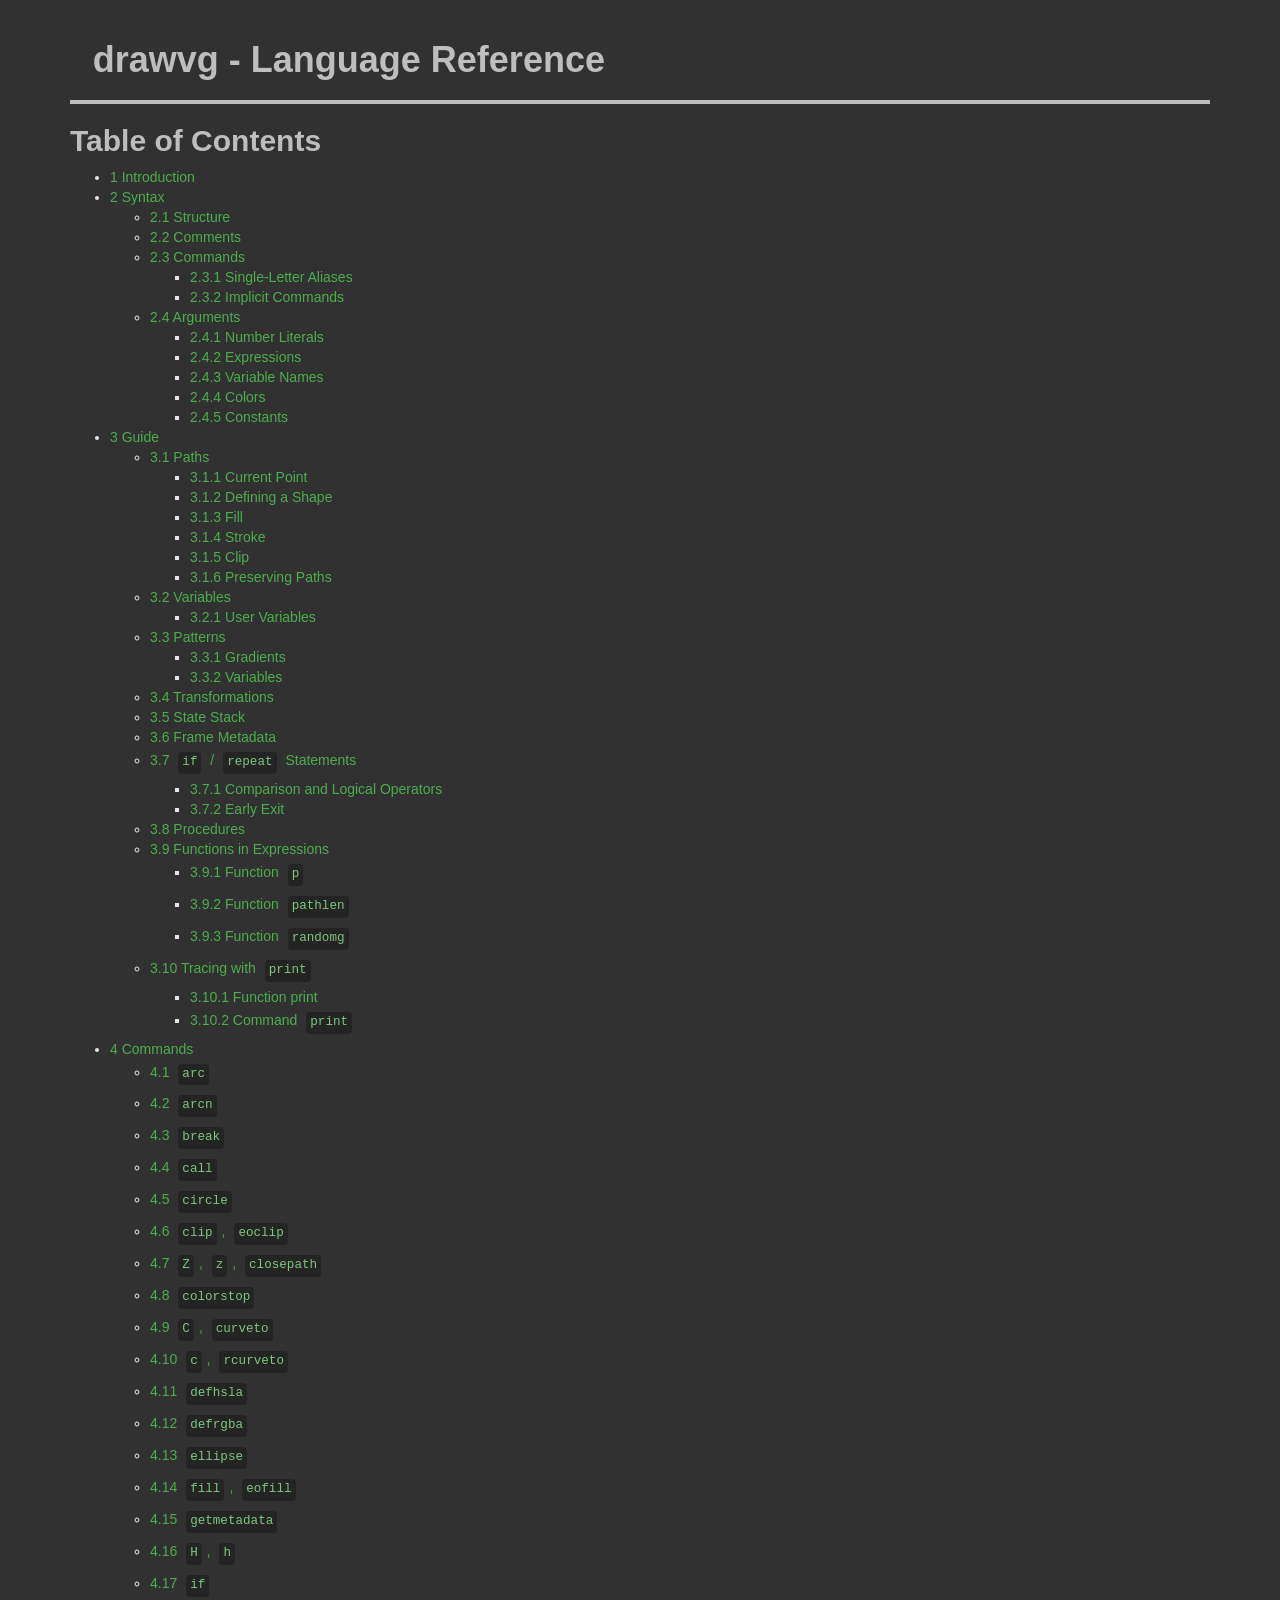
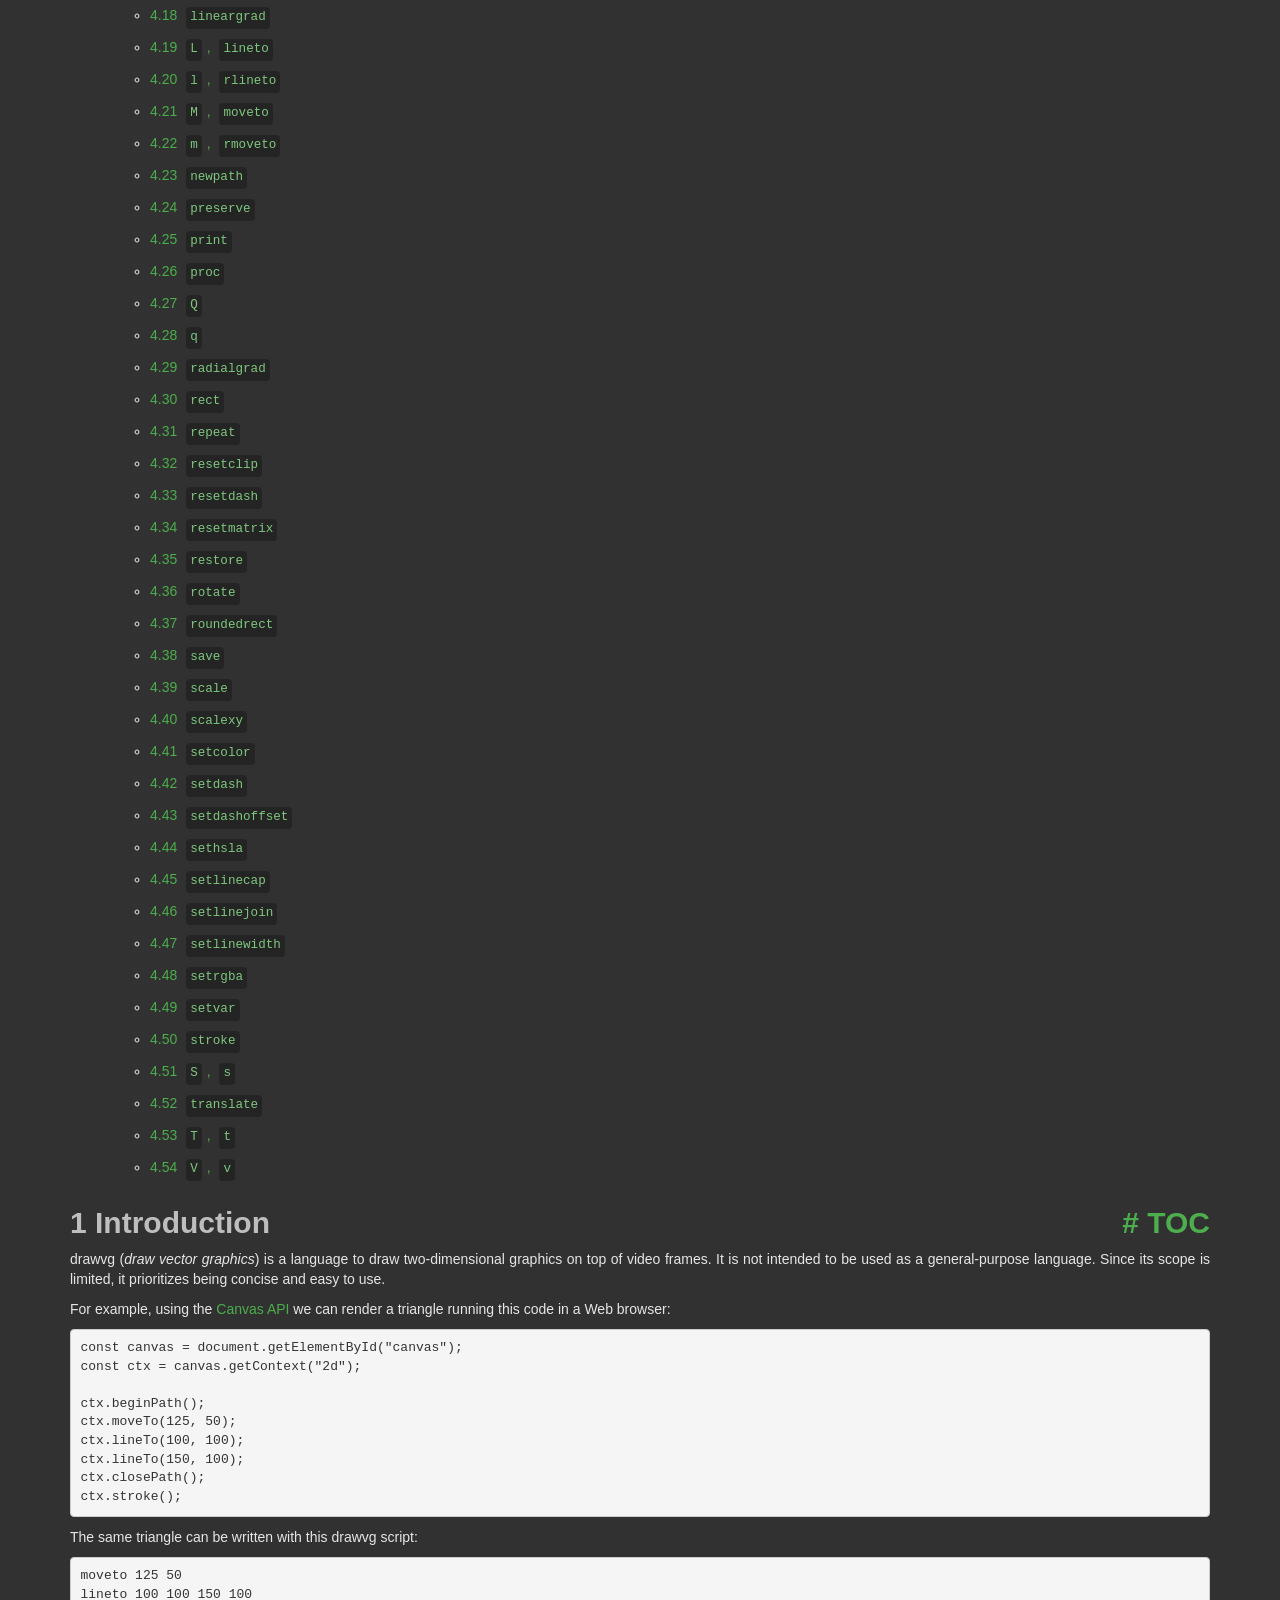
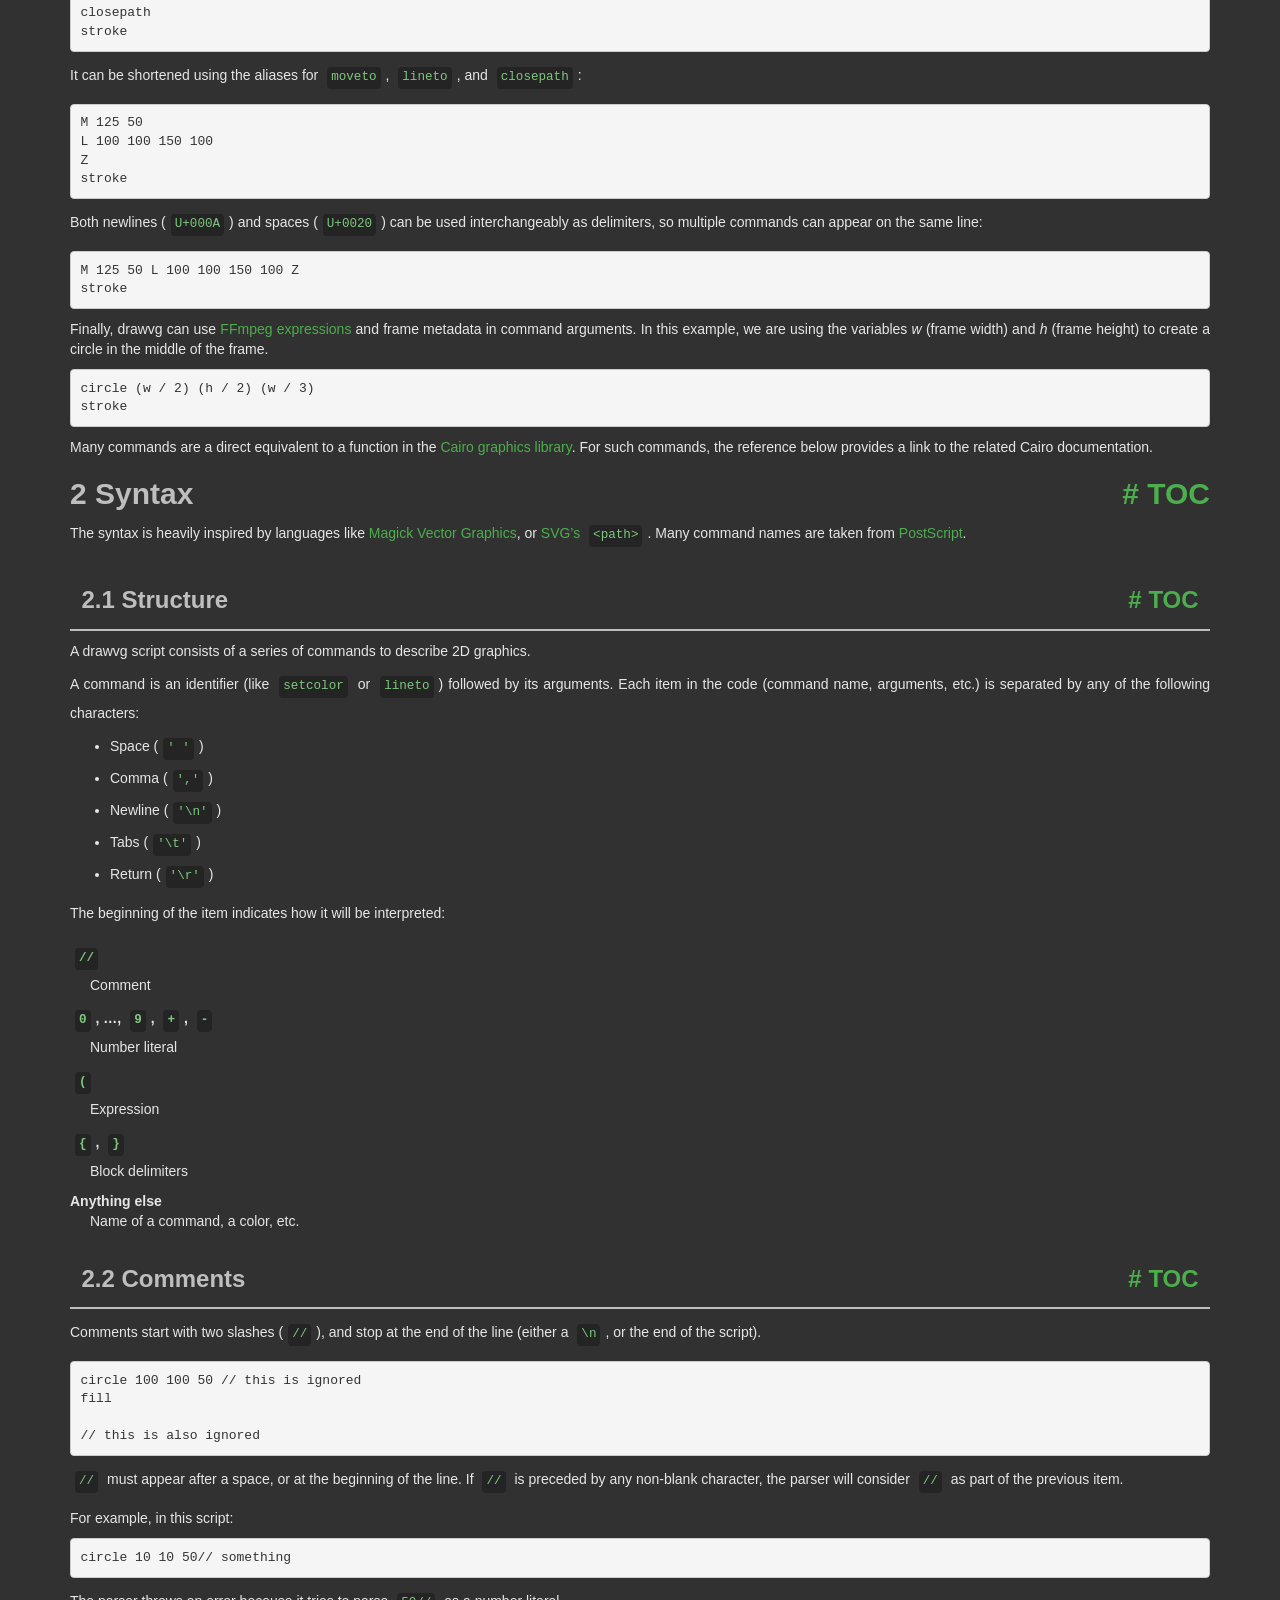
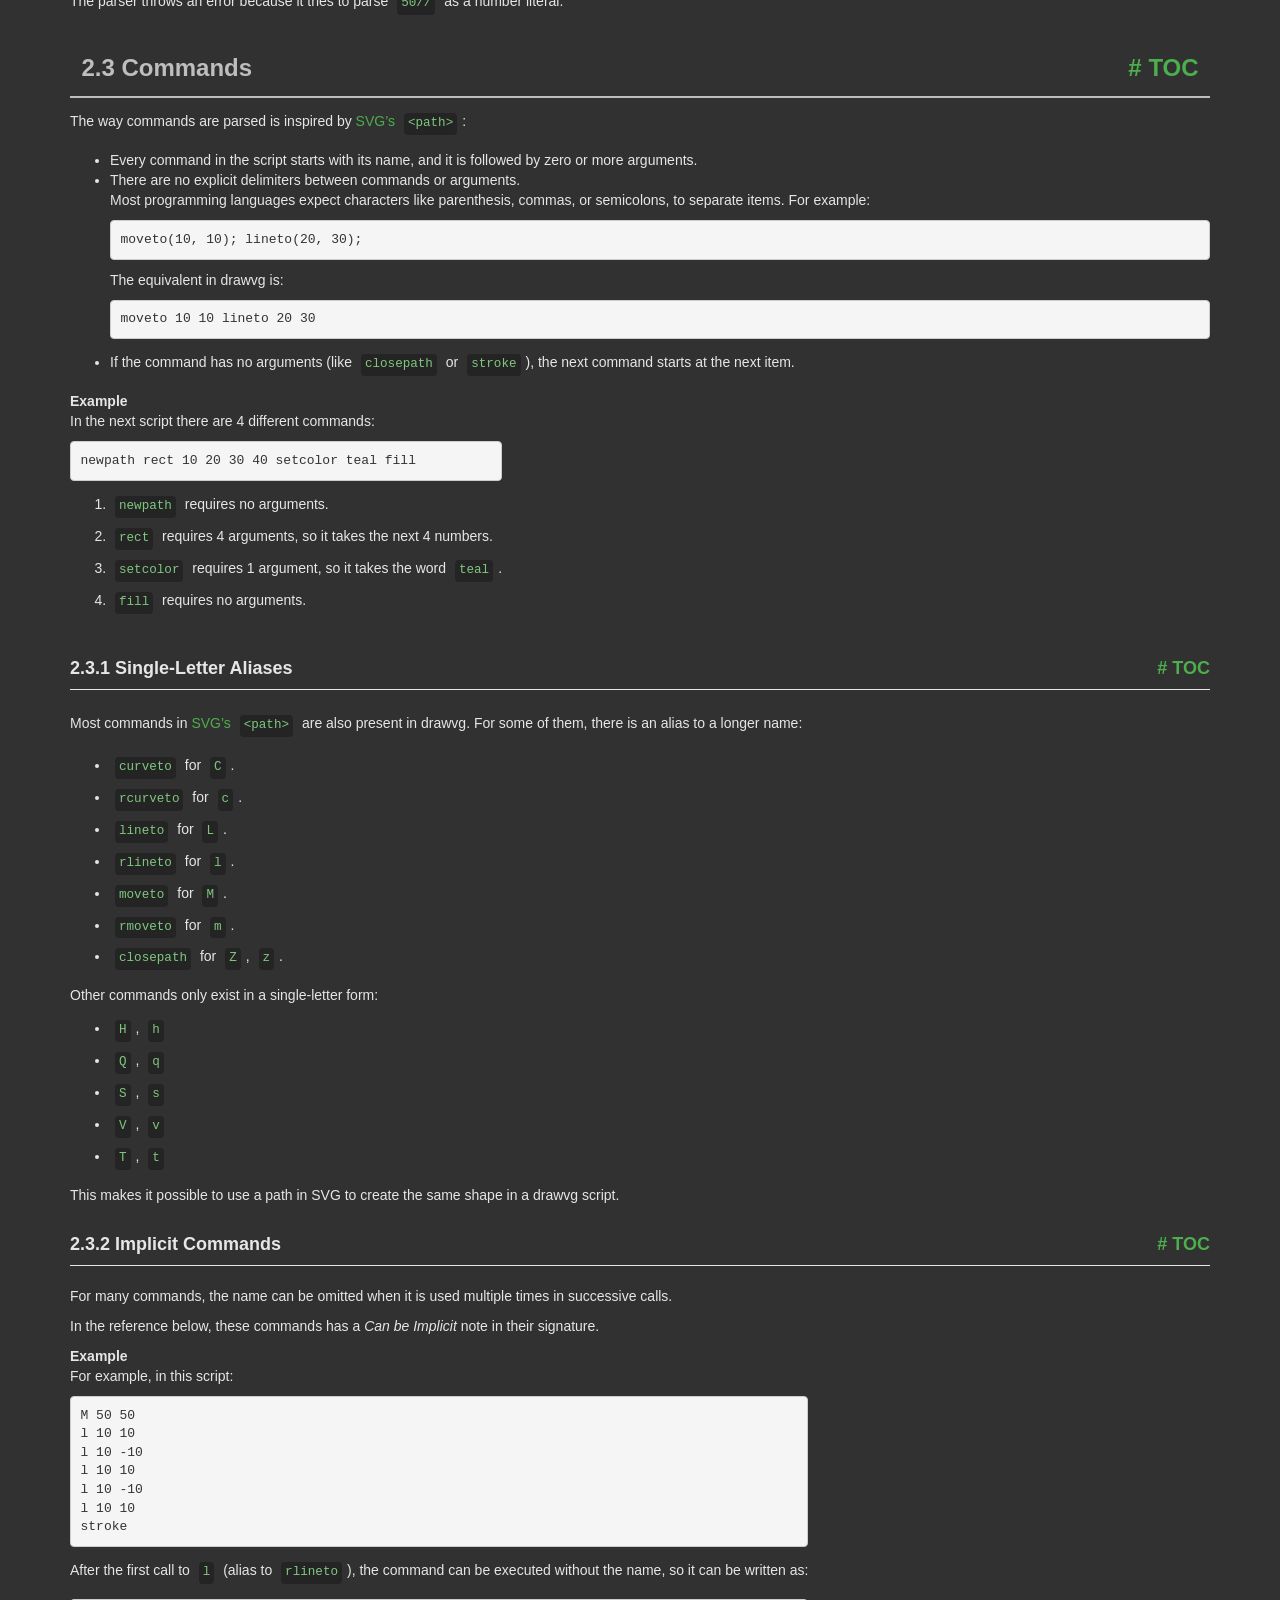
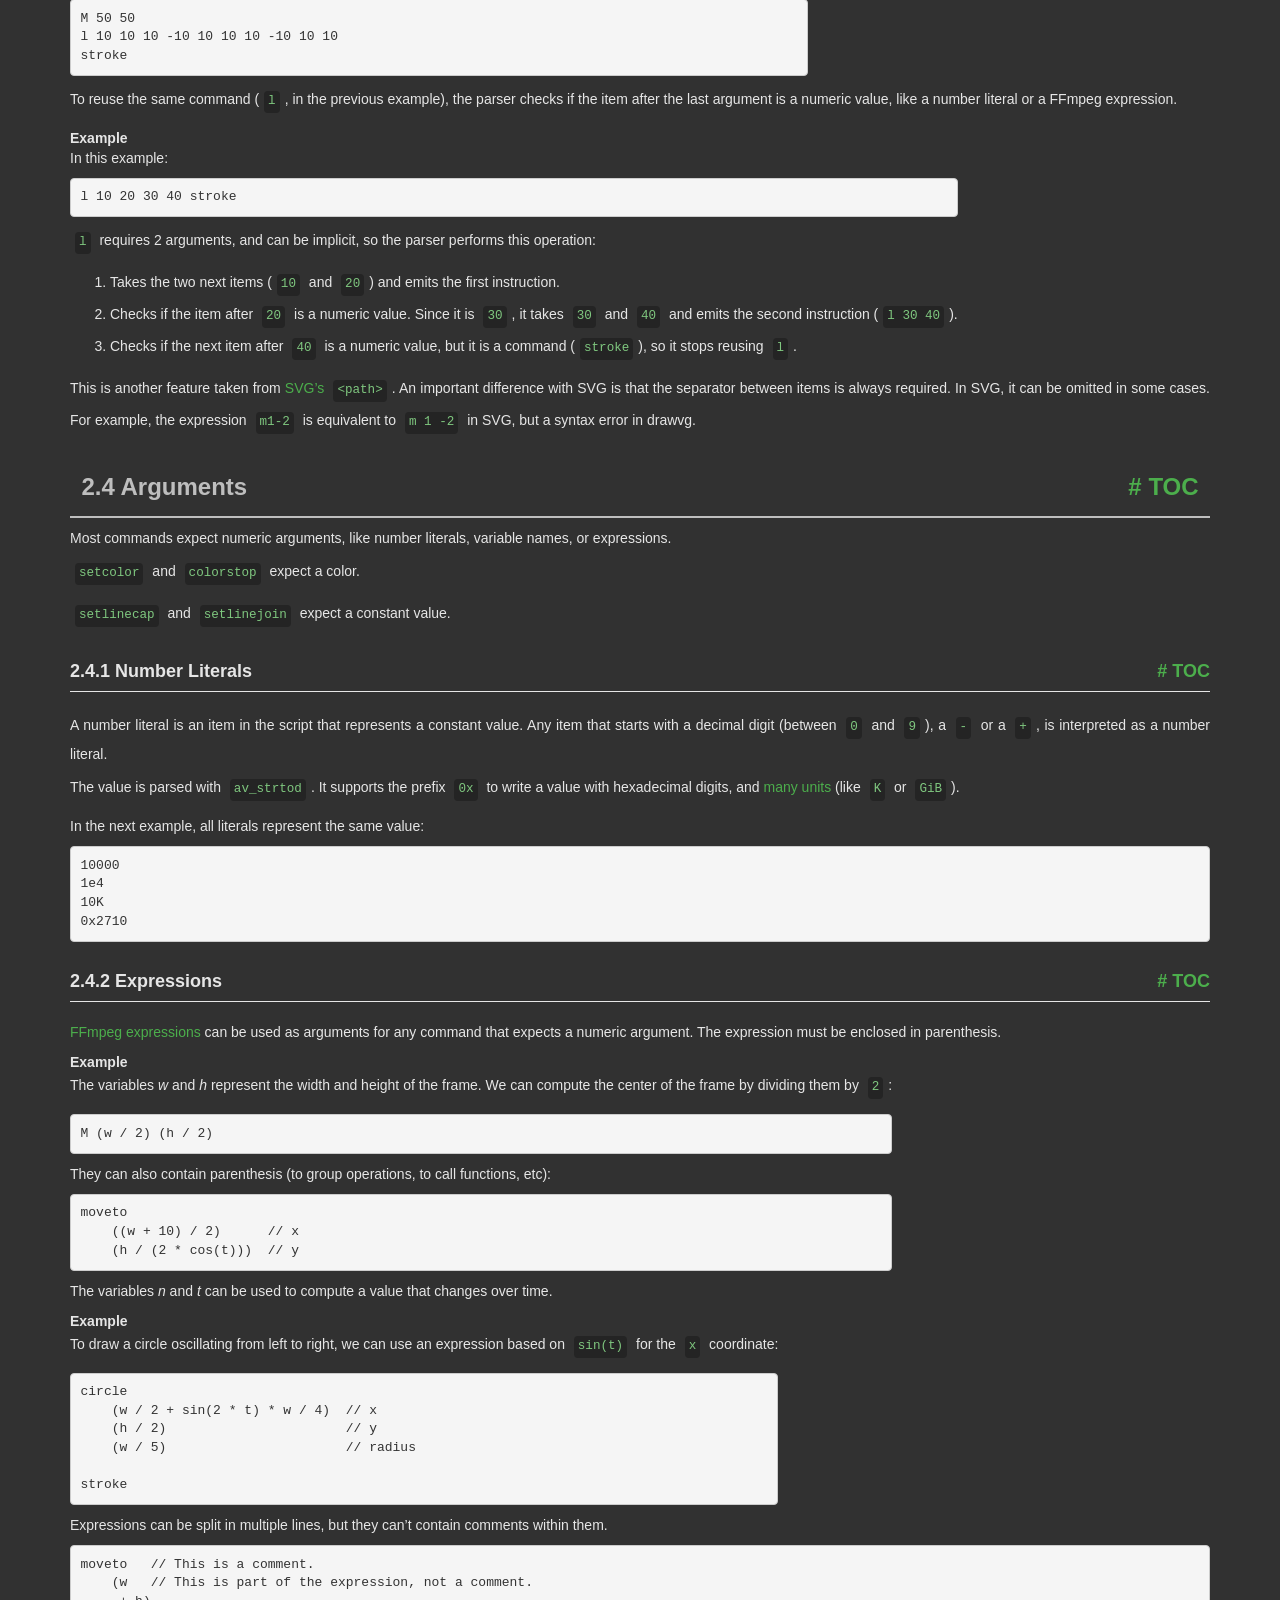
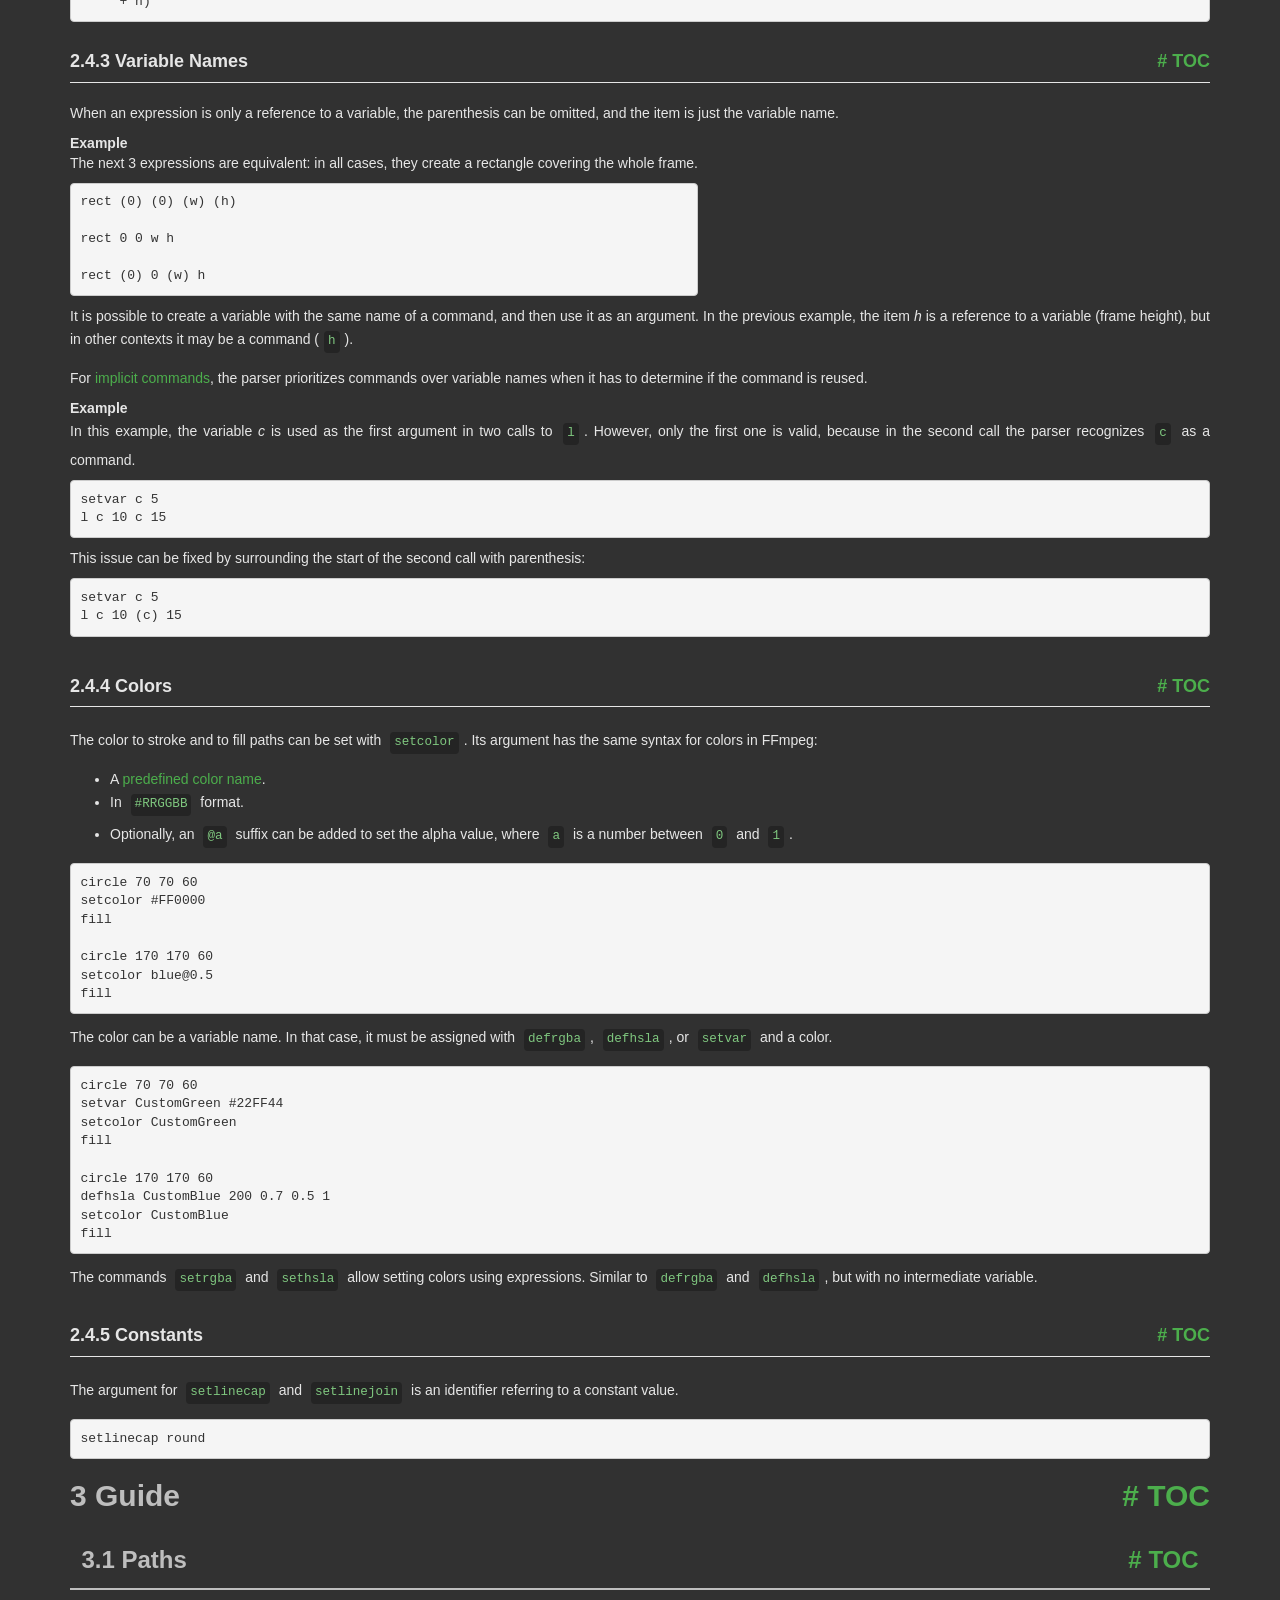
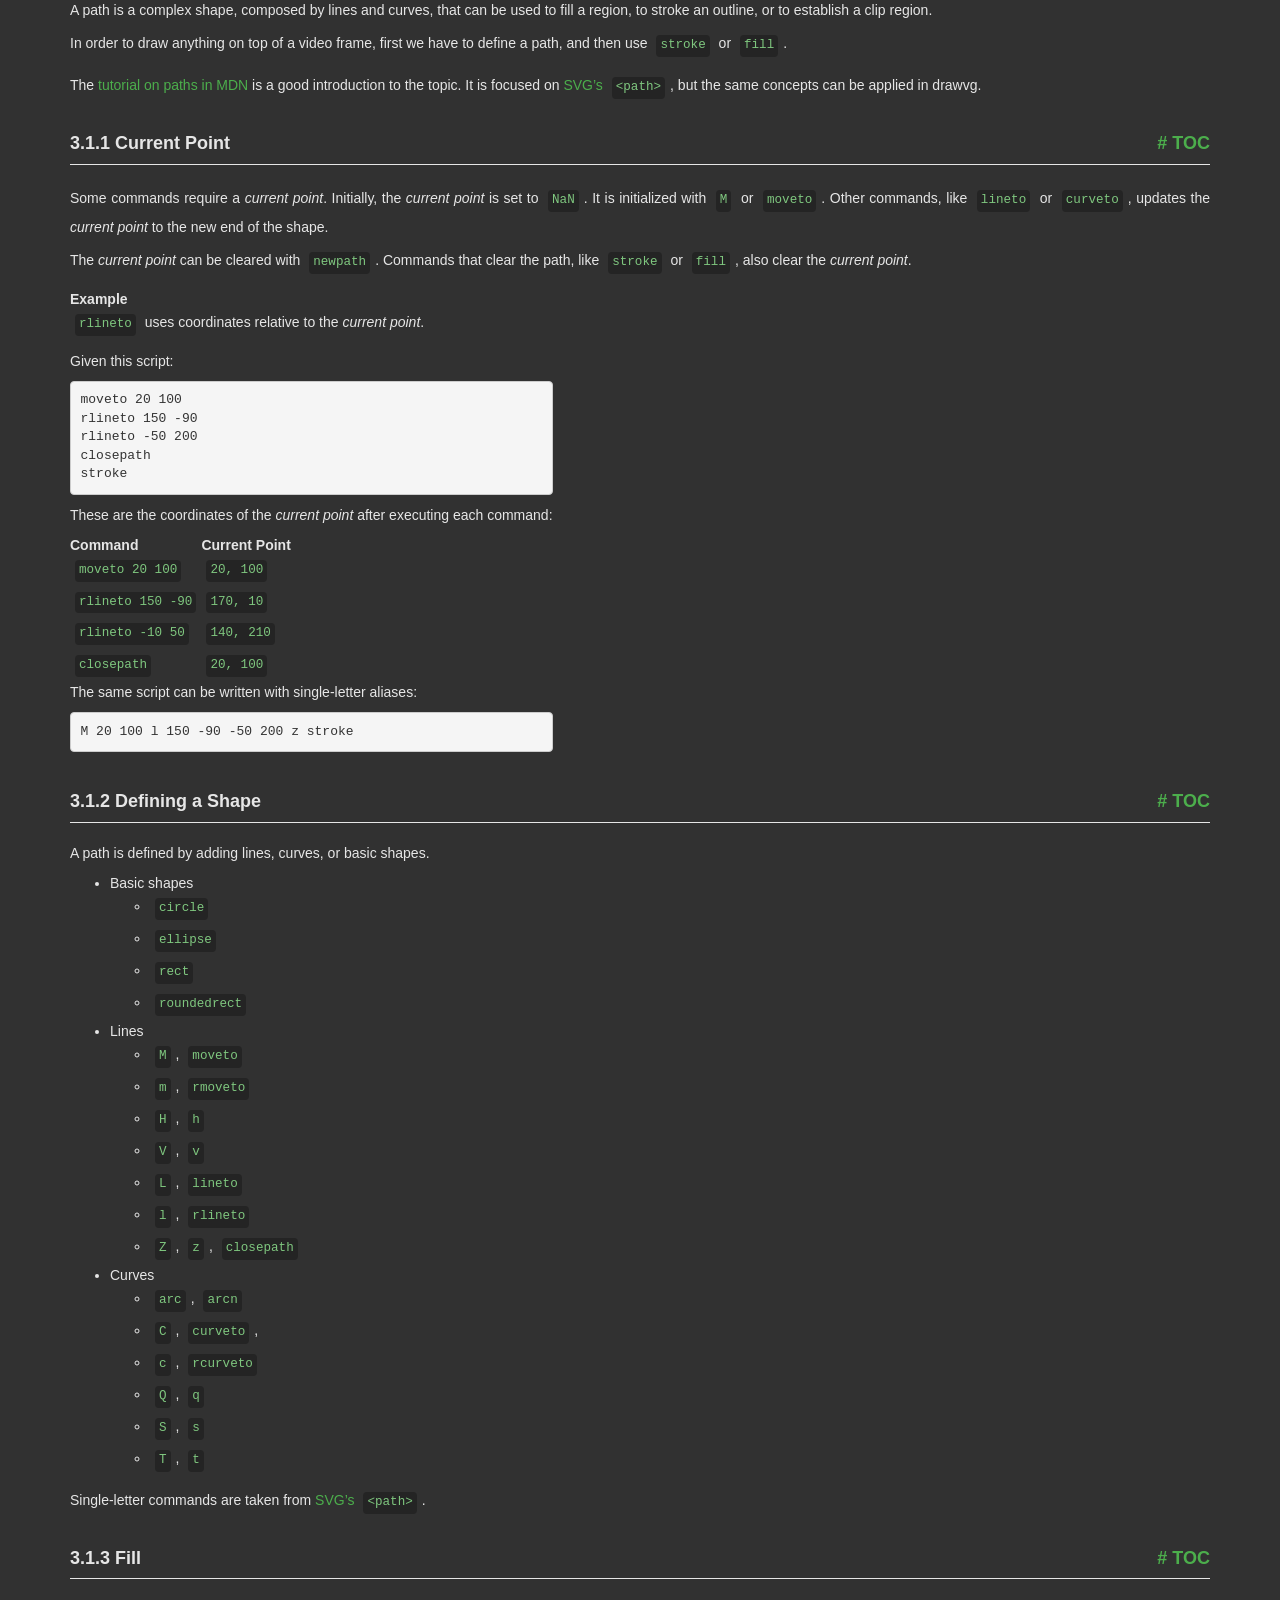
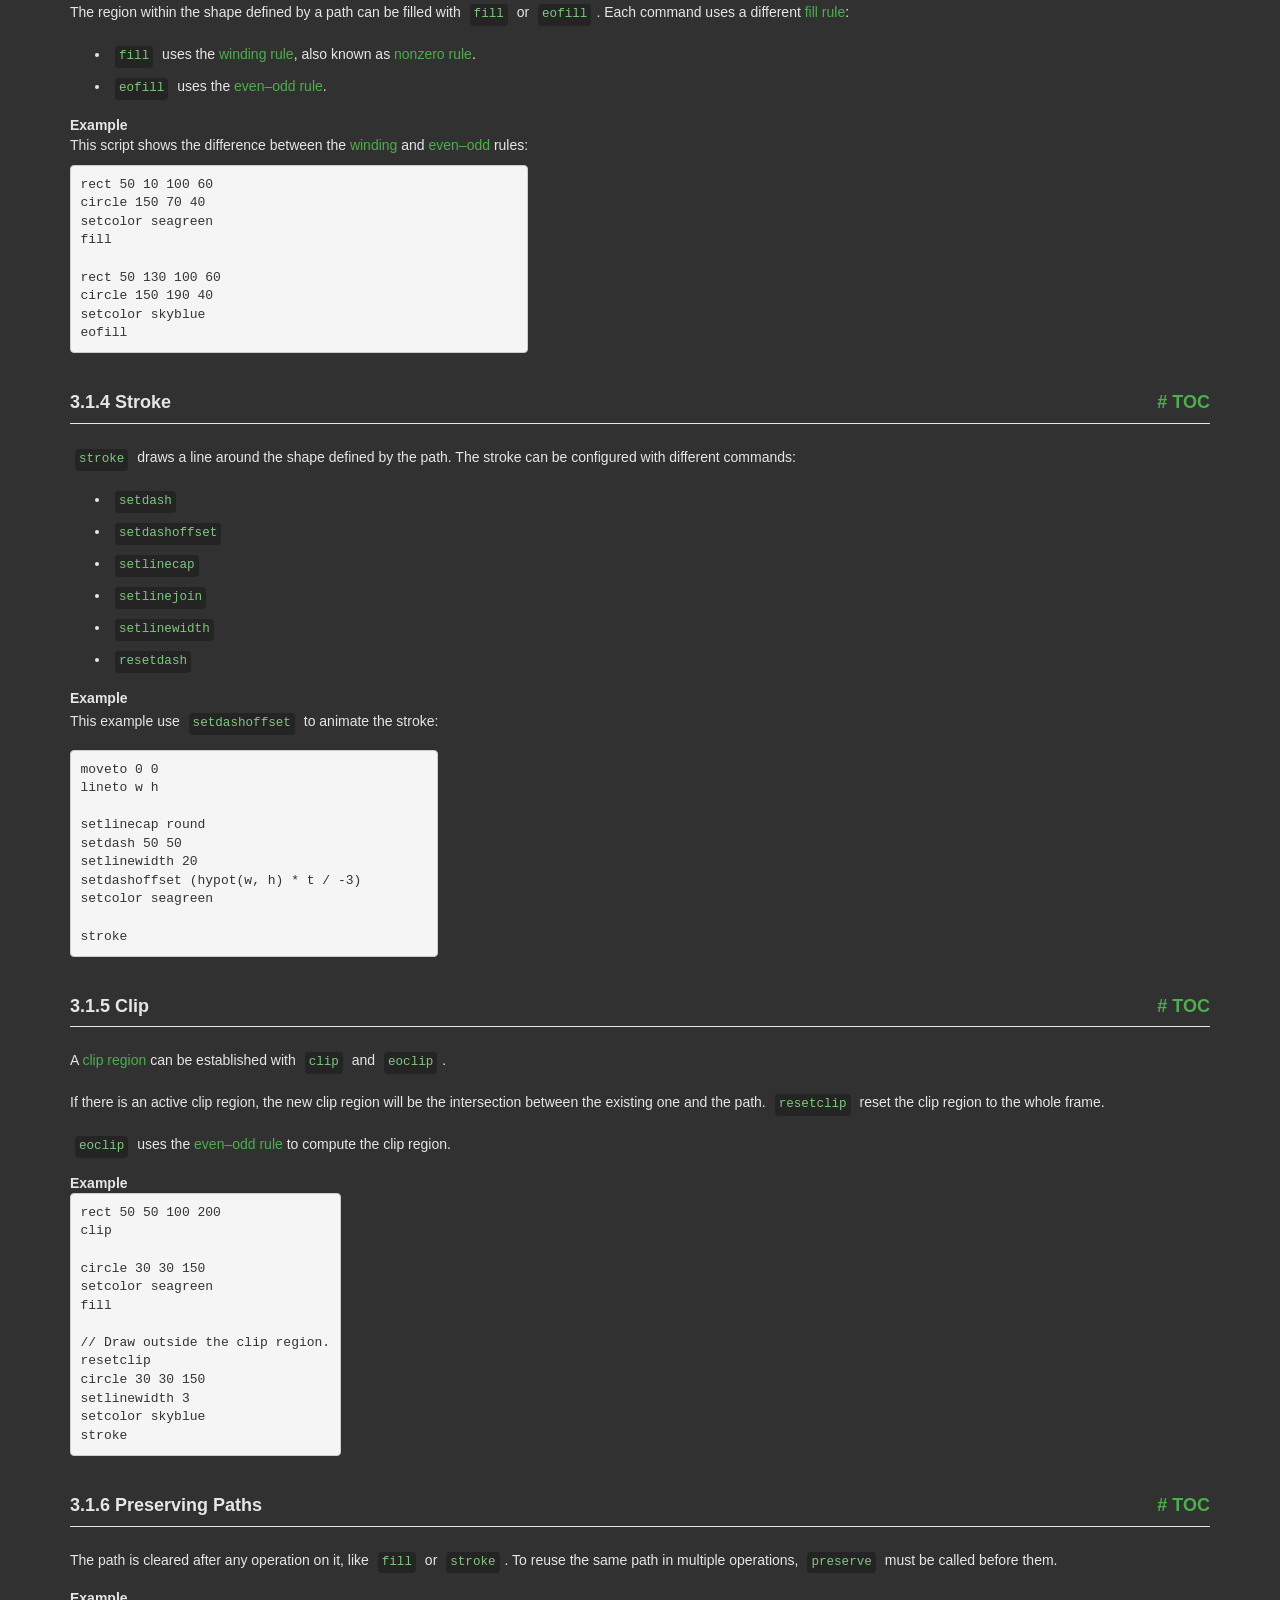
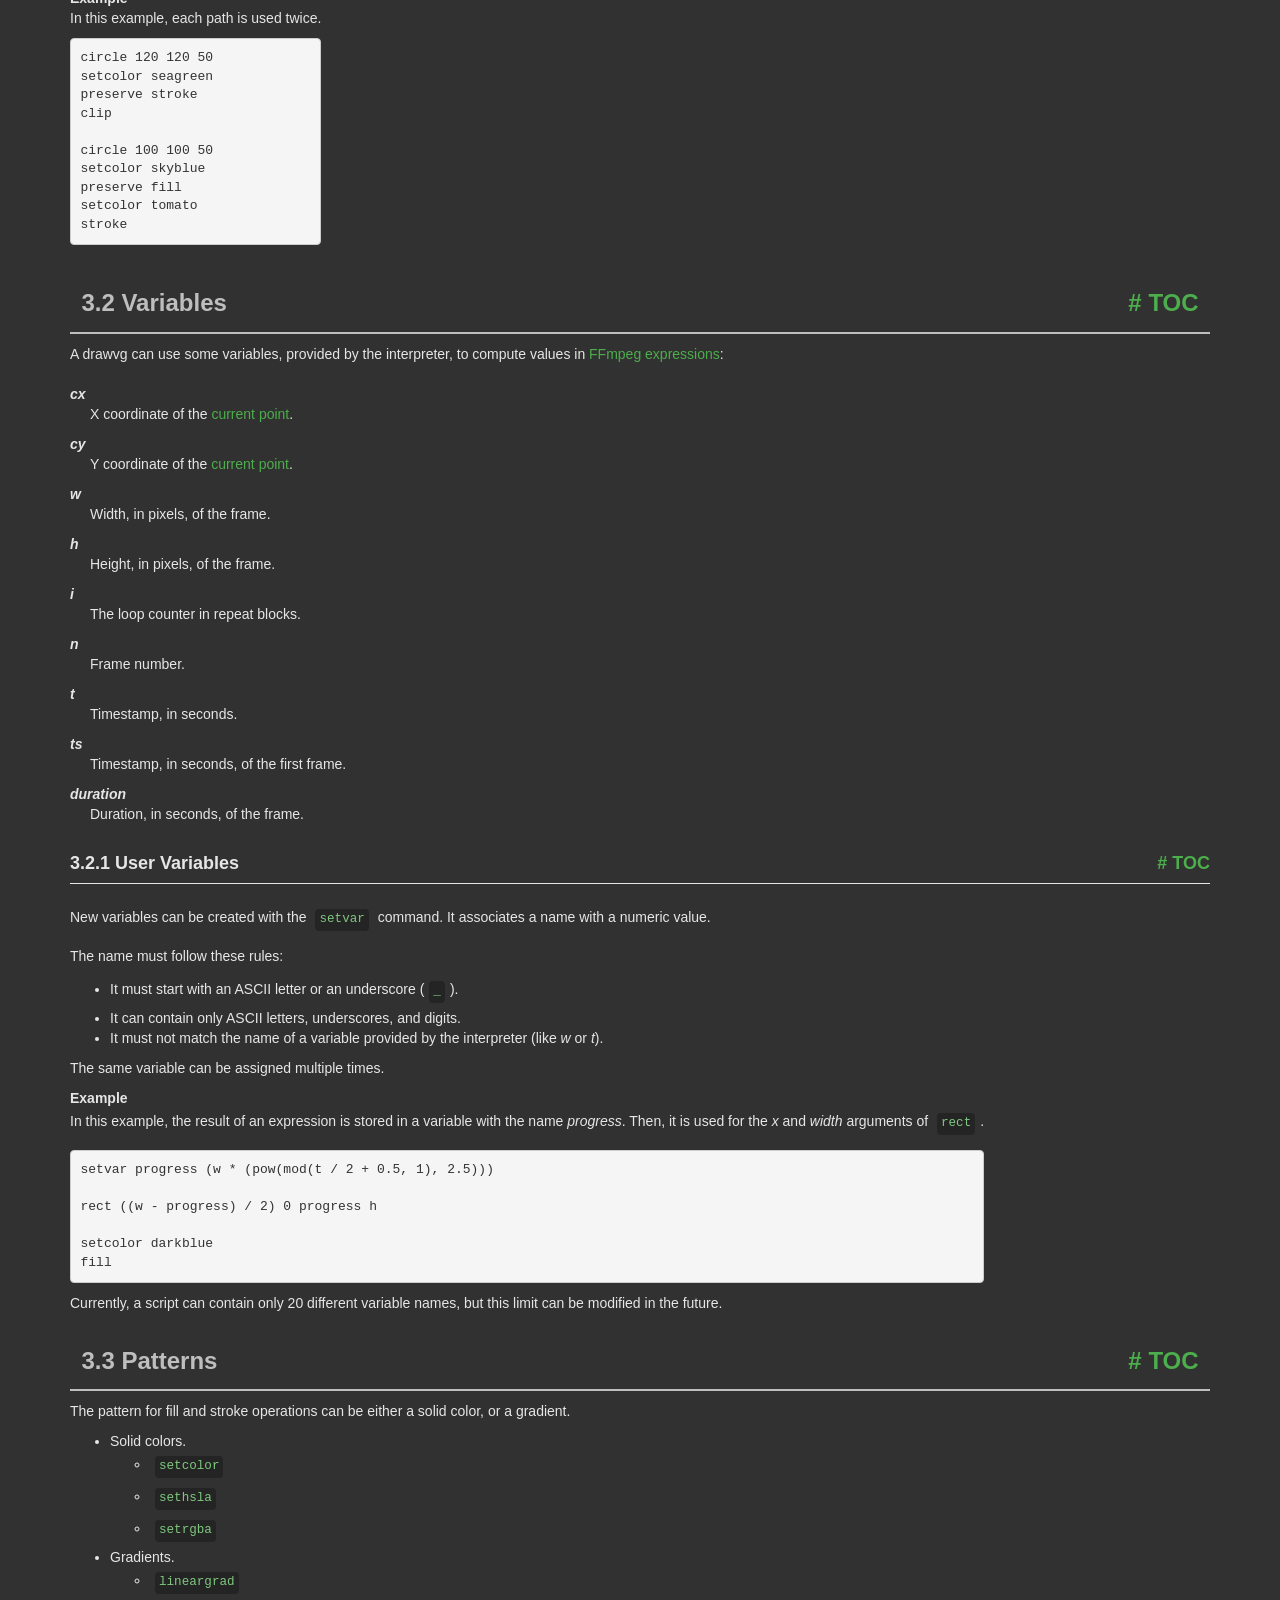
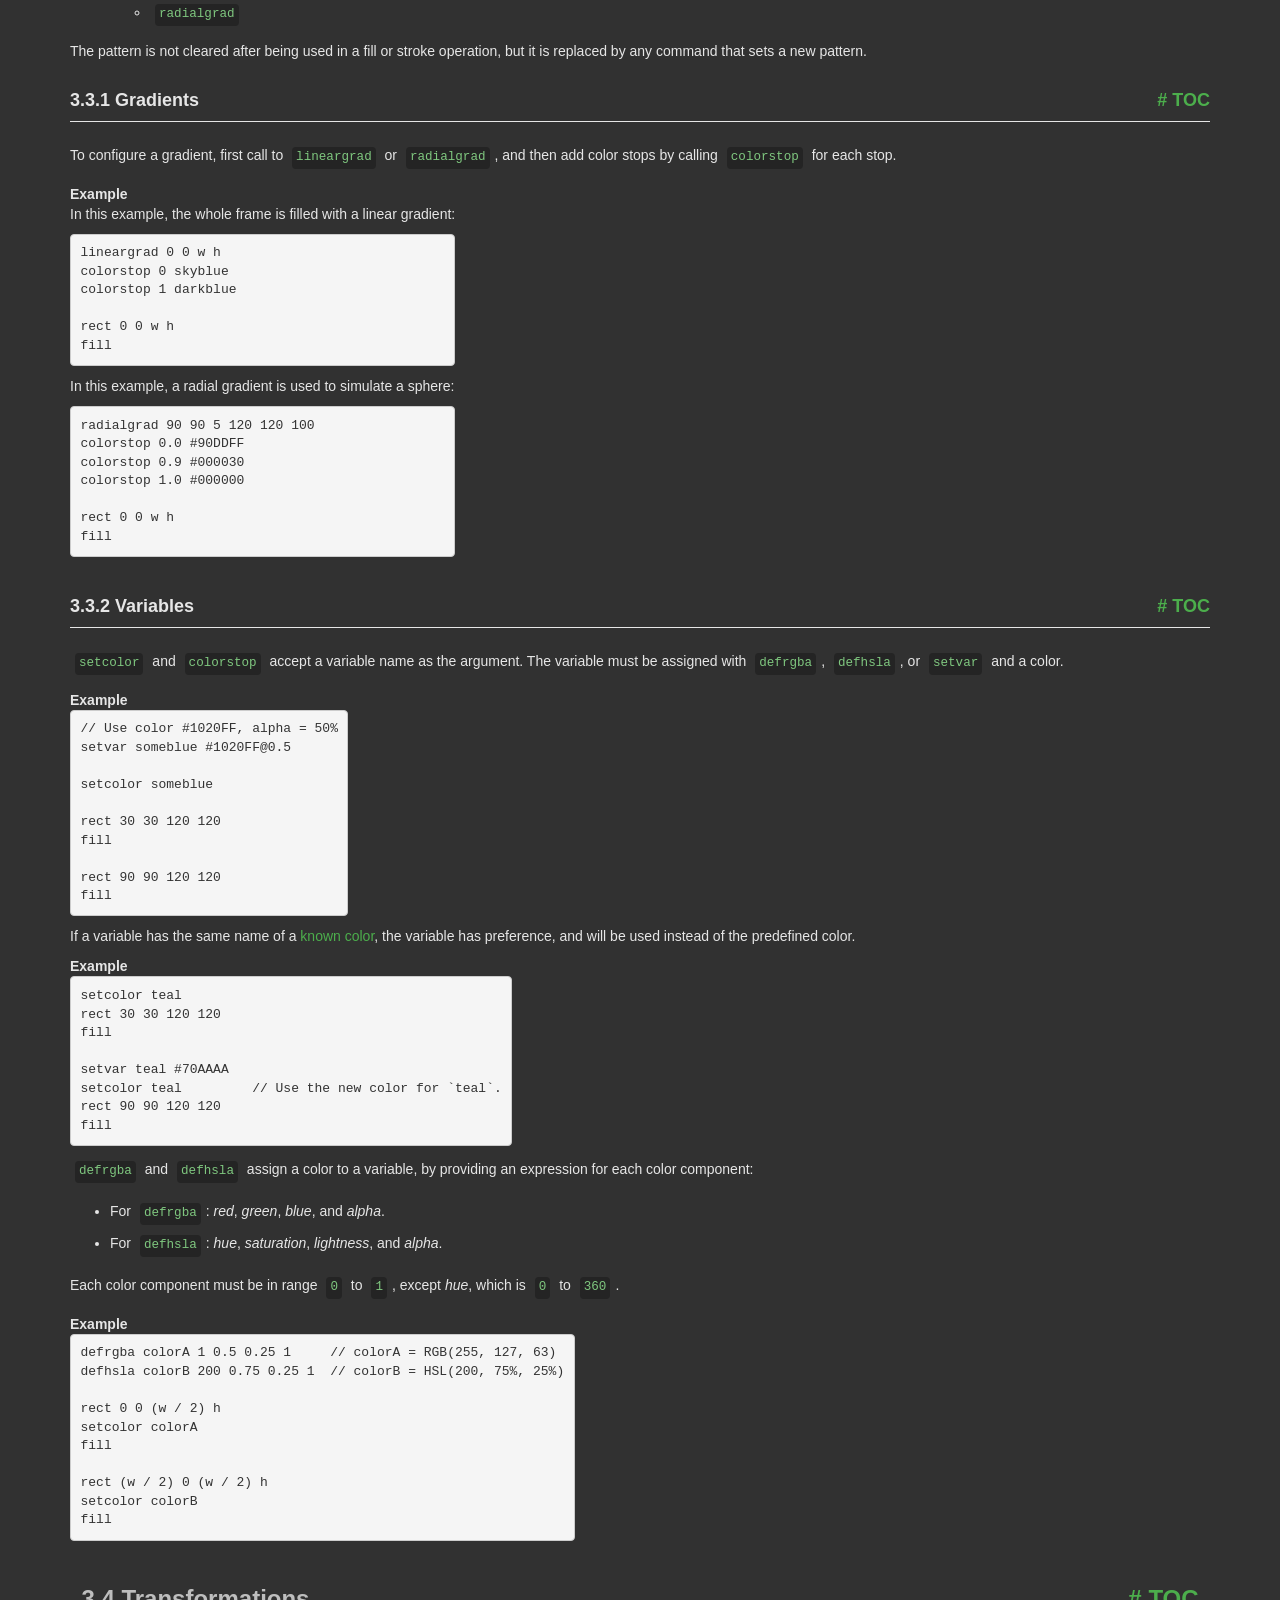
<file: ffmpeg/doc/drawvg-reference.html>
<!DOCTYPE html PUBLIC "-//W3C//DTD HTML 4.01 Transitional//EN" "http://www.w3.org/TR/html4/loose.dtd">
<html>
<!-- Created by GNU Texinfo 7.2, https://www.gnu.org/software/texinfo/ -->
  <head>
    <meta charset="utf-8">
    <title>
      drawvg - Language Reference
    </title>
    <meta name="viewport" content="width=device-width,initial-scale=1.0">
    <link rel="stylesheet" type="text/css" href="bootstrap.min.css">
    <link rel="stylesheet" type="text/css" href="style.min.css">
  </head>
  <body>
    <div class="container">
      <h1>
      drawvg - Language Reference
      </h1>


<a name="SEC_Top"></a>

<div class="region-contents" id="SEC_Contents">
<h2 class="contents-heading">Table of Contents</h2>

<div class="contents">

<ul class="toc-numbered-mark">
  <li><a id="toc-Introduction" href="#Introduction">1 Introduction</a></li>
  <li><a id="toc-Syntax" href="#Syntax">2 Syntax</a>
  <ul class="toc-numbered-mark">
    <li><a id="toc-Structure" href="#Structure">2.1 Structure</a></li>
    <li><a id="toc-Comments" href="#Comments">2.2 Comments</a></li>
    <li><a id="toc-Commands" href="#Commands">2.3 Commands</a>
    <ul class="toc-numbered-mark">
      <li><a id="toc-Single_002dLetter-Aliases" href="#Single_002dLetter-Aliases">2.3.1 Single-Letter Aliases</a></li>
      <li><a id="toc-Implicit-Commands" href="#Implicit-Commands">2.3.2 Implicit Commands</a></li>
    </ul></li>
    <li><a id="toc-Arguments" href="#Arguments">2.4 Arguments</a>
    <ul class="toc-numbered-mark">
      <li><a id="toc-Number-Literals" href="#Number-Literals">2.4.1 Number Literals</a></li>
      <li><a id="toc-Expressions" href="#Expressions">2.4.2 Expressions</a></li>
      <li><a id="toc-Variable-Names" href="#Variable-Names">2.4.3 Variable Names</a></li>
      <li><a id="toc-Colors" href="#Colors-1">2.4.4 Colors</a></li>
      <li><a id="toc-Constants" href="#Constants">2.4.5 Constants</a></li>
    </ul></li>
  </ul></li>
  <li><a id="toc-Guide" href="#Guide">3 Guide</a>
  <ul class="toc-numbered-mark">
    <li><a id="toc-Paths" href="#Paths">3.1 Paths</a>
    <ul class="toc-numbered-mark">
      <li><a id="toc-Current-Point" href="#Current-Point">3.1.1 Current Point</a></li>
      <li><a id="toc-Defining-a-Shape" href="#Defining-a-Shape">3.1.2 Defining a Shape</a></li>
      <li><a id="toc-Fill" href="#Fill">3.1.3 Fill</a></li>
      <li><a id="toc-Stroke" href="#Stroke">3.1.4 Stroke</a></li>
      <li><a id="toc-Clip" href="#Clip">3.1.5 Clip</a></li>
      <li><a id="toc-Preserving-Paths" href="#Preserving-Paths">3.1.6 Preserving Paths</a></li>
    </ul></li>
    <li><a id="toc-Variables" href="#Variables">3.2 Variables</a>
    <ul class="toc-numbered-mark">
      <li><a id="toc-User-Variables" href="#User-Variables-1">3.2.1 User Variables</a></li>
    </ul></li>
    <li><a id="toc-Patterns" href="#Patterns">3.3 Patterns</a>
    <ul class="toc-numbered-mark">
      <li><a id="toc-Gradients" href="#Gradients">3.3.1 Gradients</a></li>
      <li><a id="toc-Variables-1" href="#Variables-1">3.3.2 Variables</a></li>
    </ul></li>
    <li><a id="toc-Transformations" href="#Transformations">3.4 Transformations</a></li>
    <li><a id="toc-State-Stack" href="#State-Stack-1">3.5 State Stack</a></li>
    <li><a id="toc-Frame-Metadata" href="#Frame-Metadata-1">3.6 Frame Metadata</a></li>
    <li><a id="toc-if-_002f-repeat-Statements" href="#if-_002f-repeat-Statements">3.7 <code class="code">if</code> / <code class="code">repeat</code> Statements</a>
    <ul class="toc-numbered-mark">
      <li><a id="toc-Comparison-and-Logical-Operators" href="#Comparison-and-Logical-Operators">3.7.1 Comparison and Logical Operators</a></li>
      <li><a id="toc-Early-Exit" href="#Early-Exit">3.7.2 Early Exit</a></li>
    </ul></li>
    <li><a id="toc-Procedures" href="#Procedures-1">3.8 Procedures</a></li>
    <li><a id="toc-Functions-in-Expressions" href="#Functions-in-Expressions">3.9 Functions in Expressions</a>
    <ul class="toc-numbered-mark">
      <li><a id="toc-Function-p" href="#Function-p">3.9.1 Function <code class="code">p</code></a></li>
      <li><a id="toc-Function-pathlen" href="#Function-pathlen">3.9.2 Function <code class="code">pathlen</code></a></li>
      <li><a id="toc-Function-randomg" href="#Function-randomg">3.9.3 Function <code class="code">randomg</code></a></li>
    </ul></li>
    <li><a id="toc-Tracing-with-print" href="#Tracing-with-print">3.10 Tracing with <code class="code">print</code></a>
    <ul class="toc-numbered-mark">
      <li><a id="toc-Function-print" href="#Function-print">3.10.1 Function print</a></li>
      <li><a id="toc-Command-print" href="#Command-print-1">3.10.2 Command <code class="code">print</code></a></li>
    </ul></li>
  </ul></li>
  <li><a id="toc-Commands-1" href="#Commands-1">4 Commands</a>
  <ul class="toc-numbered-mark">
    <li><a id="toc-arc" href="#arc">4.1 <code class="code">arc</code></a></li>
    <li><a id="toc-arcn" href="#arcn">4.2 <code class="code">arcn</code></a></li>
    <li><a id="toc-break" href="#break">4.3 <code class="code">break</code></a></li>
    <li><a id="toc-call" href="#call">4.4 <code class="code">call</code></a></li>
    <li><a id="toc-circle" href="#circle">4.5 <code class="code">circle</code></a></li>
    <li><a id="toc-clip_002c-eoclip" href="#clip_002c-eoclip">4.6 <code class="code">clip</code>, <code class="code">eoclip</code></a></li>
    <li><a id="toc-Z_002c-z_002c-closepath" href="#Z_002c-z_002c-closepath">4.7 <code class="code">Z</code>, <code class="code">z</code>, <code class="code">closepath</code></a></li>
    <li><a id="toc-colorstop" href="#colorstop">4.8 <code class="code">colorstop</code></a></li>
    <li><a id="toc-C_002c-curveto" href="#C_002c-curveto">4.9 <code class="code">C</code>, <code class="code">curveto</code></a></li>
    <li><a id="toc-c_002c-rcurveto" href="#c_002c-rcurveto">4.10 <code class="code">c</code>, <code class="code">rcurveto</code></a></li>
    <li><a id="toc-defhsla" href="#defhsla">4.11 <code class="code">defhsla</code></a></li>
    <li><a id="toc-defrgba" href="#defrgba">4.12 <code class="code">defrgba</code></a></li>
    <li><a id="toc-ellipse" href="#ellipse">4.13 <code class="code">ellipse</code></a></li>
    <li><a id="toc-fill_002c-eofill" href="#fill_002c-eofill">4.14 <code class="code">fill</code>, <code class="code">eofill</code></a></li>
    <li><a id="toc-getmetadata" href="#getmetadata">4.15 <code class="code">getmetadata</code></a></li>
    <li><a id="toc-H_002c-h" href="#H_002c-h">4.16 <code class="code">H</code>, <code class="code">h</code></a></li>
    <li><a id="toc-if" href="#if">4.17 <code class="code">if</code></a></li>
    <li><a id="toc-lineargrad" href="#lineargrad">4.18 <code class="code">lineargrad</code></a></li>
    <li><a id="toc-L_002c-lineto" href="#L_002c-lineto">4.19 <code class="code">L</code>, <code class="code">lineto</code></a></li>
    <li><a id="toc-l_002c-rlineto" href="#l_002c-rlineto">4.20 <code class="code">l</code>, <code class="code">rlineto</code></a></li>
    <li><a id="toc-M_002c-moveto" href="#M_002c-moveto">4.21 <code class="code">M</code>, <code class="code">moveto</code></a></li>
    <li><a id="toc-m_002c-rmoveto" href="#m_002c-rmoveto">4.22 <code class="code">m</code>, <code class="code">rmoveto</code></a></li>
    <li><a id="toc-newpath" href="#newpath">4.23 <code class="code">newpath</code></a></li>
    <li><a id="toc-preserve" href="#preserve">4.24 <code class="code">preserve</code></a></li>
    <li><a id="toc-print" href="#print">4.25 <code class="code">print</code></a></li>
    <li><a id="toc-proc" href="#proc">4.26 <code class="code">proc</code></a></li>
    <li><a id="toc-Q" href="#Q">4.27 <code class="code">Q</code></a></li>
    <li><a id="toc-q" href="#q">4.28 <code class="code">q</code></a></li>
    <li><a id="toc-radialgrad" href="#radialgrad">4.29 <code class="code">radialgrad</code></a></li>
    <li><a id="toc-rect" href="#rect">4.30 <code class="code">rect</code></a></li>
    <li><a id="toc-repeat" href="#repeat">4.31 <code class="code">repeat</code></a></li>
    <li><a id="toc-resetclip" href="#resetclip">4.32 <code class="code">resetclip</code></a></li>
    <li><a id="toc-resetdash" href="#resetdash">4.33 <code class="code">resetdash</code></a></li>
    <li><a id="toc-resetmatrix" href="#resetmatrix">4.34 <code class="code">resetmatrix</code></a></li>
    <li><a id="toc-restore" href="#restore">4.35 <code class="code">restore</code></a></li>
    <li><a id="toc-rotate" href="#rotate">4.36 <code class="code">rotate</code></a></li>
    <li><a id="toc-roundedrect" href="#roundedrect">4.37 <code class="code">roundedrect</code></a></li>
    <li><a id="toc-save" href="#save">4.38 <code class="code">save</code></a></li>
    <li><a id="toc-scale" href="#scale">4.39 <code class="code">scale</code></a></li>
    <li><a id="toc-scalexy" href="#scalexy">4.40 <code class="code">scalexy</code></a></li>
    <li><a id="toc-setcolor" href="#setcolor">4.41 <code class="code">setcolor</code></a></li>
    <li><a id="toc-setdash" href="#setdash">4.42 <code class="code">setdash</code></a></li>
    <li><a id="toc-setdashoffset" href="#setdashoffset">4.43 <code class="code">setdashoffset</code></a></li>
    <li><a id="toc-sethsla" href="#sethsla">4.44 <code class="code">sethsla</code></a></li>
    <li><a id="toc-setlinecap" href="#setlinecap">4.45 <code class="code">setlinecap</code></a></li>
    <li><a id="toc-setlinejoin" href="#setlinejoin">4.46 <code class="code">setlinejoin</code></a></li>
    <li><a id="toc-setlinewidth" href="#setlinewidth">4.47 <code class="code">setlinewidth</code></a></li>
    <li><a id="toc-setrgba" href="#setrgba">4.48 <code class="code">setrgba</code></a></li>
    <li><a id="toc-setvar" href="#setvar">4.49 <code class="code">setvar</code></a></li>
    <li><a id="toc-stroke" href="#stroke">4.50 <code class="code">stroke</code></a></li>
    <li><a id="toc-S_002c-s" href="#S_002c-s">4.51 <code class="code">S</code>, <code class="code">s</code></a></li>
    <li><a id="toc-translate" href="#translate">4.52 <code class="code">translate</code></a></li>
    <li><a id="toc-T_002c-t" href="#T_002c-t">4.53 <code class="code">T</code>, <code class="code">t</code></a></li>
    <li><a id="toc-V_002c-v" href="#V_002c-v">4.54 <code class="code">V</code>, <code class="code">v</code></a></li>
  </ul></li>
</ul>
</div>
</div>



<a name="Introduction"></a>
<h2 class="chapter">1 Introduction<span class="pull-right"><a class="anchor hidden-xs" href="#Introduction" aria-hidden="true">#</a> <a class="anchor hidden-xs"href="#toc-Introduction" aria-hidden="true">TOC</a></span></h2>

<p>drawvg (<em class="emph">draw vector graphics</em>) is a language to draw
two-dimensional graphics on top of video frames. It is not intended to
be used as a general-purpose language. Since its scope is limited, it
prioritizes being concise and easy to use.
</p>
<p>For example, using the
<a class="uref" href="https://developer.mozilla.org/en-US/docs/Web/API/Canvas_API">Canvas
API</a> we can render a triangle running this code in a Web browser:
</p>
<div class="example">
<pre class="example-preformatted">const canvas = document.getElementById(&quot;canvas&quot;);
const ctx = canvas.getContext(&quot;2d&quot;);

ctx.beginPath();
ctx.moveTo(125, 50);
ctx.lineTo(100, 100);
ctx.lineTo(150, 100);
ctx.closePath();
ctx.stroke();
</pre></div>

<p>The same triangle can be written with this drawvg script:
</p>
<div class="example">
<pre class="example-preformatted">moveto 125 50
lineto 100 100 150 100
closepath
stroke
</pre></div>

<p>It can be shortened using the aliases for <a class="ref" href="#cmd_005fmoveto"><code class="code">moveto</code></a>, <a class="ref" href="#cmd_005flineto"><code class="code">lineto</code></a>,
and <a class="ref" href="#cmd_005fclosepath"><code class="code">closepath</code></a>:
</p>
<div class="example">
<pre class="example-preformatted">M 125 50
L 100 100 150 100
Z
stroke
</pre></div>

<p>Both newlines (<code class="code">U+000A</code>) and spaces (<code class="code">U+0020</code>) can be used
interchangeably as delimiters, so multiple commands can appear on the
same line:
</p>
<div class="example">
<pre class="example-preformatted">M 125 50 L 100 100 150 100 Z
stroke
</pre></div>


<p>Finally, drawvg can use <a data-manual="ffmpeg-utils" href="./ffmpeg-utils.html#Expression-Evaluation">FFmpeg expressions</a> and frame metadata in command arguments. In
this example, we are using the variables <var class="var">w</var> (frame width) and <var class="var">h</var>
(frame height) to create a circle in the middle of the frame.
</p>
<div class="example">
<pre class="example-preformatted">circle (w / 2) (h / 2) (w / 3)
stroke
</pre></div>

<p>Many commands are a direct equivalent to a function in the
<a class="uref" href="https://www.cairographics.org/">Cairo graphics library</a>. For such
commands, the reference below provides a link to the related Cairo
documentation.
</p>
<a name="Syntax"></a>
<h2 class="chapter">2 Syntax<span class="pull-right"><a class="anchor hidden-xs" href="#Syntax" aria-hidden="true">#</a> <a class="anchor hidden-xs"href="#toc-Syntax" aria-hidden="true">TOC</a></span></h2>


<p>The syntax is heavily inspired by languages like
<a class="uref" href="https://imagemagick.org/script/magick-vector-graphics.php">Magick
Vector Graphics</a>, or <a class="uref" href="https://developer.mozilla.org/en-US/docs/Web/SVG/Reference/Element/path">SVG&rsquo;s <code class="code">&lt;path&gt;</code></a>. Many command names are taken from
<a class="uref" href="https://en.wikipedia.org/wiki/PostScript">PostScript</a>.
</p>
<a name="Structure"></a>
<h3 class="section">2.1 Structure<span class="pull-right"><a class="anchor hidden-xs" href="#Structure" aria-hidden="true">#</a> <a class="anchor hidden-xs"href="#toc-Structure" aria-hidden="true">TOC</a></span></h3>

<p>A drawvg script consists of a series of commands to describe 2D
graphics.
</p>
<p>A command is an identifier (like <a class="ref" href="#cmd_005fsetcolor"><code class="code">setcolor</code></a> or <a class="ref" href="#cmd_005flineto"><code class="code">lineto</code></a>)
followed by its arguments. Each item in the code (command name,
arguments, etc.) is separated by any of the following characters:
</p>
<ul class="itemize mark-bullet">
<li>Space (<code class="code">' '</code>)
</li><li>Comma (<code class="code">','</code>)
</li><li>Newline (<code class="code">'\n'</code>)
</li><li>Tabs (<code class="code">'\t'</code>)
</li><li>Return (<code class="code">'\r'</code>)
</li></ul>

<p>The beginning of the item indicates how it will be interpreted:
</p>
<dl class="table">
<dt><span class="r"><code class="code">//</code></span></dt>
<dd><p>Comment
</p></dd>
<dt><span class="r"><code class="code">0</code>, &hellip;, <code class="code">9</code>, <code class="code">+</code>, <code class="code">-</code></span></dt>
<dd><p>Number literal
</p></dd>
<dt><span class="r"><code class="code">(</code></span></dt>
<dd><p>Expression
</p></dd>
<dt><span class="r"><code class="code">{</code>, <code class="code">}</code></span></dt>
<dd><p>Block delimiters
</p></dd>
<dt><span class="r">Anything else</span></dt>
<dd><p>Name of a command, a color, etc.
</p></dd>
</dl>

<a name="Comments"></a>
<h3 class="section">2.2 Comments<span class="pull-right"><a class="anchor hidden-xs" href="#Comments" aria-hidden="true">#</a> <a class="anchor hidden-xs"href="#toc-Comments" aria-hidden="true">TOC</a></span></h3>

<p>Comments start with two slashes (<code class="code">//</code>), and stop at the end of the
line (either a <code class="code">\n</code>, or the end of the script).
</p>
<div class="example">
<pre class="example-preformatted">circle 100 100 50 // this is ignored
fill

// this is also ignored
</pre></div>

<p><code class="code">//</code> must appear after a space, or at the beginning of the line. If
<code class="code">//</code> is preceded by any non-blank character, the parser will
consider <code class="code">//</code> as part of the previous item.
</p>
<p>For example, in this script:
</p>
<div class="example">
<pre class="example-preformatted">circle 10 10 50// something
</pre></div>

<p>The parser throws an error because it tries to parse <code class="code">50//</code> as a
number literal.
</p>
<a name="Commands"></a>
<h3 class="section">2.3 Commands<span class="pull-right"><a class="anchor hidden-xs" href="#Commands" aria-hidden="true">#</a> <a class="anchor hidden-xs"href="#toc-Commands" aria-hidden="true">TOC</a></span></h3>

<p>The way commands are parsed is inspired by <a class="uref" href="https://developer.mozilla.org/en-US/docs/Web/SVG/Reference/Element/path">SVG&rsquo;s <code class="code">&lt;path&gt;</code></a>:
</p>
<ul class="itemize mark-bullet">
<li>Every command in the script starts with its name, and it is followed by
zero or more arguments.

</li><li>There are no explicit delimiters between commands or arguments.

<p>Most programming languages expect characters like parenthesis, commas,
or semicolons, to separate items. For example:
</p>
<div class="example">
<pre class="example-preformatted">moveto(10, 10); lineto(20, 30);
</pre></div>

<p>The equivalent in drawvg is:
</p>
<div class="example">
<pre class="example-preformatted">moveto 10 10 lineto 20 30
</pre></div>

</li><li>If the command has no arguments (like <a class="ref" href="#cmd_005fclosepath"><code class="code">closepath</code></a> or
<a class="ref" href="#cmd_005fstroke"><code class="code">stroke</code></a>), the next command starts at the next item.

</li></ul>

<table class="cartouche"><tr><th>
Example</th></tr><tr><td>
<p>In the next script there are 4 different commands:
</p>
<div class="example">
<pre class="example-preformatted">newpath rect 10 20 30 40 setcolor teal fill
</pre></div>

<ol class="enumerate">
<li> <a class="ref" href="#cmd_005fnewpath"><code class="code">newpath</code></a> requires no arguments.

</li><li> <a class="ref" href="#cmd_005frect"><code class="code">rect</code></a> requires 4 arguments, so it takes the next 4 numbers.

</li><li> <a class="ref" href="#cmd_005fsetcolor"><code class="code">setcolor</code></a> requires 1 argument, so it takes the word <code class="code">teal</code>.

</li><li> <a class="ref" href="#cmd_005ffill"><code class="code">fill</code></a> requires no arguments.
</li></ol>

</td></tr></table>

<a name="Single_002dLetter-Aliases"></a>
<h4 class="subsection">2.3.1 Single-Letter Aliases<span class="pull-right"><a class="anchor hidden-xs" href="#Single_002dLetter-Aliases" aria-hidden="true">#</a> <a class="anchor hidden-xs"href="#toc-Single_002dLetter-Aliases" aria-hidden="true">TOC</a></span></h4>

<p>Most commands in <a class="uref" href="https://developer.mozilla.org/en-US/docs/Web/SVG/Reference/Element/path">SVG&rsquo;s <code class="code">&lt;path&gt;</code></a> are also present in drawvg. For some of them,
there is an alias to a longer name:
</p>
<ul class="itemize mark-bullet">
<li><a class="ref" href="#cmd_005fcurveto"><code class="code">curveto</code></a> for <a class="ref" href="#cmd_005fC"><code class="code">C</code></a>.
</li><li><a class="ref" href="#cmd_005frcurveto"><code class="code">rcurveto</code></a> for <a class="ref" href="#cmd_005fc"><code class="code">c</code></a>.
</li><li><a class="ref" href="#cmd_005flineto"><code class="code">lineto</code></a> for <a class="ref" href="#cmd_005fL"><code class="code">L</code></a>.
</li><li><a class="ref" href="#cmd_005frlineto"><code class="code">rlineto</code></a> for <a class="ref" href="#cmd_005fl"><code class="code">l</code></a>.
</li><li><a class="ref" href="#cmd_005fmoveto"><code class="code">moveto</code></a> for <a class="ref" href="#cmd_005fM"><code class="code">M</code></a>.
</li><li><a class="ref" href="#cmd_005frmoveto"><code class="code">rmoveto</code></a> for <a class="ref" href="#cmd_005fm"><code class="code">m</code></a>.
</li><li><a class="ref" href="#cmd_005fclosepath"><code class="code">closepath</code></a> for <a class="ref" href="#cmd_005fZ"><code class="code">Z</code></a>, <a class="ref" href="#cmd_005fz"><code class="code">z</code></a>.
</li></ul>

<p>Other commands only exist in a single-letter form:
</p>
<ul class="itemize mark-bullet">
<li><a class="ref" href="#cmd_005fH"><code class="code">H</code></a>, <a class="ref" href="#cmd_005fh"><code class="code">h</code></a>
</li><li><a class="ref" href="#cmd_005fQ"><code class="code">Q</code></a>, <a class="ref" href="#cmd_005fq"><code class="code">q</code></a>
</li><li><a class="ref" href="#cmd_005fS"><code class="code">S</code></a>, <a class="ref" href="#cmd_005fs"><code class="code">s</code></a>
</li><li><a class="ref" href="#cmd_005fV"><code class="code">V</code></a>, <a class="ref" href="#cmd_005fv"><code class="code">v</code></a>
</li><li><a class="ref" href="#cmd_005fT"><code class="code">T</code></a>, <a class="ref" href="#cmd_005ft"><code class="code">t</code></a>
</li></ul>

<p>This makes it possible to use a path in SVG to create the same shape in
a drawvg script.
</p>
<a class="anchor" id="implicit-commands"></a><a name="Implicit-Commands"></a>
<h4 class="subsection">2.3.2 Implicit Commands<span class="pull-right"><a class="anchor hidden-xs" href="#Implicit-Commands" aria-hidden="true">#</a> <a class="anchor hidden-xs"href="#toc-Implicit-Commands" aria-hidden="true">TOC</a></span></h4>

<p>For many commands, the name can be omitted when it is used multiple
times in successive calls.
</p>
<p>In the reference below, these commands has a <em class="emph">Can be Implicit</em> note
in their signature.
</p>
<table class="cartouche"><tr><th>
Example</th></tr><tr><td>
<p>For example, in this script:
</p>
<div class="example">
<pre class="example-preformatted">M 50 50
l 10 10
l 10 -10
l 10 10
l 10 -10
l 10 10
stroke
</pre></div>

<p>After the first call to <a class="ref" href="#cmd_005fl"><code class="code">l</code></a> (alias to <a class="ref" href="#cmd_005frlineto"><code class="code">rlineto</code></a>), the command
can be executed without the name, so it can be written as:
</p>
<div class="example">
<pre class="example-preformatted">M 50 50
l 10 10 10 -10 10 10 10 -10 10 10
stroke
</pre></div>

</td></tr></table>

<p>To reuse the same command (<a class="ref" href="#cmd_005fl"><code class="code">l</code></a>, in the previous example), the
parser checks if the item after the last argument is a numeric value,
like a number literal or a FFmpeg expression.
</p>
<table class="cartouche"><tr><th>
Example</th></tr><tr><td>
<p>In this example:
</p>
<div class="example">
<pre class="example-preformatted">l 10 20 30 40 stroke
</pre></div>

<p><a class="ref" href="#cmd_005fl"><code class="code">l</code></a> requires 2 arguments, and can be implicit, so the parser
performs this operation:
</p>
<ol class="enumerate">
<li> Takes the two next items (<code class="code">10</code> and <code class="code">20</code>) and emits the first
instruction.

</li><li> Checks if the item after <code class="code">20</code> is a numeric value. Since it is
<code class="code">30</code>, it takes <code class="code">30</code> and <code class="code">40</code> and emits the second
instruction (<code class="code">l 30 40</code>).

</li><li> Checks if the next item after <code class="code">40</code> is a numeric value, but it is a
command (<a class="ref" href="#cmd_005fstroke"><code class="code">stroke</code></a>), so it stops reusing <a class="ref" href="#cmd_005fl"><code class="code">l</code></a>.

</li></ol>

</td></tr></table>

<p>This is another feature taken from <a class="uref" href="https://developer.mozilla.org/en-US/docs/Web/SVG/Reference/Element/path">SVG&rsquo;s <code class="code">&lt;path&gt;</code></a>. An important difference with
SVG is that the separator between items is always required. In SVG, it can be
omitted in some cases. For example, the expression <code class="code">m1-2</code> is equivalent to
<code class="code">m 1 -2</code> in SVG, but a syntax error in drawvg.
</p>
<a name="Arguments"></a>
<h3 class="section">2.4 Arguments<span class="pull-right"><a class="anchor hidden-xs" href="#Arguments" aria-hidden="true">#</a> <a class="anchor hidden-xs"href="#toc-Arguments" aria-hidden="true">TOC</a></span></h3>

<p>Most commands expect numeric arguments, like number literals, variable
names, or expressions.
</p>
<p><a class="ref" href="#cmd_005fsetcolor"><code class="code">setcolor</code></a> and <a class="ref" href="#cmd_005fcolorstop"><code class="code">colorstop</code></a> expect a color.
</p>
<p><a class="ref" href="#cmd_005fsetlinecap"><code class="code">setlinecap</code></a> and <a class="ref" href="#cmd_005fsetlinejoin"><code class="code">setlinejoin</code></a> expect a constant value.
</p>
<a name="Number-Literals"></a>
<h4 class="subsection">2.4.1 Number Literals<span class="pull-right"><a class="anchor hidden-xs" href="#Number-Literals" aria-hidden="true">#</a> <a class="anchor hidden-xs"href="#toc-Number-Literals" aria-hidden="true">TOC</a></span></h4>

<p>A number literal is an item in the script that represents a constant
value. Any item that starts with a decimal digit (between <code class="code">0</code> and
<code class="code">9</code>), a <code class="code">-</code> or a <code class="code">+</code>, is interpreted as a number literal.
</p>
<p>The value is parsed with
<a class="uref" href="https://ffmpeg.org/doxygen/trunk/eval_8c.html#a7d21905c92ee5af0bb529d2daf8cb7c3"><code class="code">av_strtod</code></a>.
It supports the prefix <code class="code">0x</code> to write a value with hexadecimal
digits, and
<a class="uref" href="https://ffmpeg.org/ffmpeg-utils.html#:~:text=The%20evaluator%20also%20recognizes%20the%20International%20System%20unit%20prefixes">many
units</a> (like <code class="code">K</code> or <code class="code">GiB</code>).
</p>
<p>In the next example, all literals represent the same value:
</p>
<div class="example">
<pre class="example-preformatted">10000
1e4
10K
0x2710
</pre></div>

<a name="Expressions"></a>
<h4 class="subsection">2.4.2 Expressions<span class="pull-right"><a class="anchor hidden-xs" href="#Expressions" aria-hidden="true">#</a> <a class="anchor hidden-xs"href="#toc-Expressions" aria-hidden="true">TOC</a></span></h4>

<p><a data-manual="ffmpeg-utils" href="./ffmpeg-utils.html#Expression-Evaluation">FFmpeg expressions</a> can be used as arguments for any command that expects a numeric
argument. The expression must be enclosed in parenthesis.
</p>
<table class="cartouche"><tr><th>
Example</th></tr><tr><td>
<p>The variables <var class="var">w</var> and <var class="var">h</var> represent the width and height of the
frame. We can compute the center of the frame by dividing them by <code class="code">2</code>:
</p>
<div class="example">
<pre class="example-preformatted">M (w / 2) (h / 2)
</pre></div>

<p>They can also contain parenthesis (to group operations, to call functions,
etc):
</p>
<div class="example">
<pre class="example-preformatted">moveto
    ((w + 10) / 2)      // x
    (h / (2 * cos(t)))  // y
</pre></div>

</td></tr></table>

<p>The variables <var class="var">n</var> and <var class="var">t</var> can be used to compute a value that changes
over time.
</p>
<table class="cartouche"><tr><th>
Example</th></tr><tr><td>
<p>To draw a circle oscillating from left to right, we can use an
expression based on <code class="code">sin(t)</code> for the <code class="code">x</code> coordinate:
</p>
<div class="example">
<pre class="example-preformatted">circle
    (w / 2 + sin(2 * t) * w / 4)  // x
    (h / 2)                       // y
    (w / 5)                       // radius

stroke
</pre></div>

</td></tr></table>

<p>Expressions can be split in multiple lines, but they can&rsquo;t contain
comments within them.
</p>
<div class="example">
<pre class="example-preformatted">moveto   // This is a comment.
    (w   // This is part of the expression, not a comment.
     + h)
</pre></div>

<a name="Variable-Names"></a>
<h4 class="subsection">2.4.3 Variable Names<span class="pull-right"><a class="anchor hidden-xs" href="#Variable-Names" aria-hidden="true">#</a> <a class="anchor hidden-xs"href="#toc-Variable-Names" aria-hidden="true">TOC</a></span></h4>

<p>When an expression is only a reference to a variable, the parenthesis
can be omitted, and the item is just the variable name.
</p>
<table class="cartouche"><tr><th>
Example</th></tr><tr><td>
<p>The next 3 expressions are equivalent: in all cases, they create a
rectangle covering the whole frame.
</p>
<div class="example">
<pre class="example-preformatted">rect (0) (0) (w) (h)

rect 0 0 w h

rect (0) 0 (w) h
</pre></div>

</td></tr></table>

<p>It is possible to create a variable with the same name of a command, and
then use it as an argument. In the previous example, the item <var class="var">h</var> is a
reference to a variable (frame height), but in other contexts it may be
a command (<a class="ref" href="#cmd_005fh"><code class="code">h</code></a>).
</p>
<p>For <a class="ref" href="#implicit-commands">implicit commands</a>, the parser prioritizes
commands over variable names when it has to determine if the command is
reused.
</p>
<table class="cartouche"><tr><th>
Example</th></tr><tr><td>
<p>In this example, the variable <var class="var">c</var> is used as the first argument in two
calls to <a class="ref" href="#cmd_005fl"><code class="code">l</code></a>. However, only the first one is valid, because in the
second call the parser recognizes <a class="ref" href="#cmd_005fc"><code class="code">c</code></a> as a command.
</p>
<div class="example">
<pre class="example-preformatted">setvar c 5
l c 10 c 15
</pre></div>

<p>This issue can be fixed by surrounding the start of the second call with
parenthesis:
</p>
<div class="example">
<pre class="example-preformatted">setvar c 5
l c 10 (c) 15
</pre></div>

</td></tr></table>

<a class="anchor" id="Colors"></a><a name="Colors-1"></a>
<h4 class="subsection">2.4.4 Colors<span class="pull-right"><a class="anchor hidden-xs" href="#Colors" aria-hidden="true">#</a> <a class="anchor hidden-xs"href="#toc-Colors" aria-hidden="true">TOC</a></span></h4>

<p>The color to stroke and to fill paths can be set with <a class="ref" href="#cmd_005fsetcolor"><code class="code">setcolor</code></a>.
Its argument has the same syntax for colors in FFmpeg:
</p>
<ul class="itemize mark-bullet">
<li>A <a data-manual="ffmpeg-utils" href="./ffmpeg-utils.html#Color">predefined color name</a>.

</li><li>In <code class="code">#RRGGBB</code> format.

</li><li>Optionally, an <code class="code">@a</code> suffix can be added to set the alpha value,
where <code class="code">a</code> is a number between <code class="code">0</code> and <code class="code">1</code>.
</li></ul>

<div class="example">
<pre class="example-preformatted">circle 70 70 60
setcolor #FF0000
fill

circle 170 170 60
setcolor blue@0.5
fill
</pre></div>

<p>The color can be a variable name. In that case, it must be assigned with
<a class="ref" href="#cmd_005fdefrgba"><code class="code">defrgba</code></a>, <a class="ref" href="#cmd_005fdefhsla"><code class="code">defhsla</code></a>, or <a class="ref" href="#cmd_005fsetvar"><code class="code">setvar</code></a> and a color.
</p>
<div class="example">
<pre class="example-preformatted">circle 70 70 60
setvar CustomGreen #22FF44
setcolor CustomGreen
fill

circle 170 170 60
defhsla CustomBlue 200 0.7 0.5 1
setcolor CustomBlue
fill
</pre></div>

<p>The commands <a class="ref" href="#cmd_005fsetrgba"><code class="code">setrgba</code></a> and <a class="ref" href="#cmd_005fsethsla"><code class="code">sethsla</code></a> allow setting colors using
expressions. Similar to <a class="ref" href="#cmd_005fdefrgba"><code class="code">defrgba</code></a> and <a class="ref" href="#cmd_005fdefhsla"><code class="code">defhsla</code></a>, but with no
intermediate variable.
</p>
<a name="Constants"></a>
<h4 class="subsection">2.4.5 Constants<span class="pull-right"><a class="anchor hidden-xs" href="#Constants" aria-hidden="true">#</a> <a class="anchor hidden-xs"href="#toc-Constants" aria-hidden="true">TOC</a></span></h4>

<p>The argument for <a class="ref" href="#cmd_005fsetlinecap"><code class="code">setlinecap</code></a> and <a class="ref" href="#cmd_005fsetlinejoin"><code class="code">setlinejoin</code></a> is an
identifier referring to a constant value.
</p>
<div class="example">
<pre class="example-preformatted">setlinecap round
</pre></div>

<a name="Guide"></a>
<h2 class="chapter">3 Guide<span class="pull-right"><a class="anchor hidden-xs" href="#Guide" aria-hidden="true">#</a> <a class="anchor hidden-xs"href="#toc-Guide" aria-hidden="true">TOC</a></span></h2>

<a name="Paths"></a>
<h3 class="section">3.1 Paths<span class="pull-right"><a class="anchor hidden-xs" href="#Paths" aria-hidden="true">#</a> <a class="anchor hidden-xs"href="#toc-Paths" aria-hidden="true">TOC</a></span></h3>

<p>A path is a complex shape, composed by lines and curves, that can be
used to fill a region, to stroke an outline, or to establish a clip
region.
</p>
<p>In order to draw anything on top of a video frame, first we have to
define a path, and then use <a class="ref" href="#cmd_005fstroke"><code class="code">stroke</code></a> or <a class="ref" href="#cmd_005ffill"><code class="code">fill</code></a>.
</p>
<p>The
<a class="uref" href="https://developer.mozilla.org/en-US/docs/Web/SVG/Tutorials/SVG_from_scratch/Paths">tutorial
on paths in MDN</a> is a good introduction to the topic. It is focused on
<a class="uref" href="https://developer.mozilla.org/en-US/docs/Web/SVG/Reference/Element/path">SVG&rsquo;s <code class="code">&lt;path&gt;</code></a>, but the same concepts can be applied in drawvg.
</p>
<a class="anchor" id="current-point"></a><a name="Current-Point"></a>
<h4 class="subsection">3.1.1 Current Point<span class="pull-right"><a class="anchor hidden-xs" href="#Current-Point" aria-hidden="true">#</a> <a class="anchor hidden-xs"href="#toc-Current-Point" aria-hidden="true">TOC</a></span></h4>

<p>Some commands require a <em class="emph">current point</em>. Initially, the
<em class="emph">current point</em> is set to
<a class="uref" href="https://en.wikipedia.org/wiki/NaN"><code class="code">NaN</code></a>. It is initialized
with <a class="ref" href="#cmd_005fM"><code class="code">M</code></a> or <a class="ref" href="#cmd_005fmoveto"><code class="code">moveto</code></a>. Other commands, like <a class="ref" href="#cmd_005flineto"><code class="code">lineto</code></a> or
<a class="ref" href="#cmd_005fcurveto"><code class="code">curveto</code></a>, updates the <em class="emph">current point</em> to the new end of the
shape.
</p>
<p>The <em class="emph">current point</em> can be cleared with <a class="ref" href="#cmd_005fnewpath"><code class="code">newpath</code></a>. Commands
that clear the path, like <a class="ref" href="#cmd_005fstroke"><code class="code">stroke</code></a> or <a class="ref" href="#cmd_005ffill"><code class="code">fill</code></a>, also clear the
<em class="emph">current point</em>.
</p>
<table class="cartouche"><tr><th>
Example</th></tr><tr><td>
<p><a class="ref" href="#cmd_005frlineto"><code class="code">rlineto</code></a> uses coordinates relative to the <em class="emph">current point</em>.
</p>
<p>Given this script:
</p>
<div class="example">
<pre class="example-preformatted">moveto 20 100
rlineto 150 -90
rlineto -50 200
closepath
stroke
</pre></div>

<p>These are the coordinates of the <em class="emph">current point</em> after executing
each command:
</p>
<table class="multitable">
<thead><tr><th width="50%">Command</th><th width="50%">Current Point</th></tr></thead>
<tbody><tr><td width="50%"><code class="code">moveto 20 100</code></td><td width="50%"><code class="code">20, 100</code></td></tr>
<tr><td width="50%"><code class="code">rlineto 150 -90</code></td><td width="50%"><code class="code">170, 10</code></td></tr>
<tr><td width="50%"><code class="code">rlineto -10 50</code></td><td width="50%"><code class="code">140, 210</code></td></tr>
<tr><td width="50%"><code class="code">closepath</code></td><td width="50%"><code class="code">20, 100</code></td></tr>
</tbody>
</table>

<p>The same script can be written with single-letter aliases:
</p>
<div class="example">
<pre class="example-preformatted">M 20 100 l 150 -90 -50 200 z stroke
</pre></div>

</td></tr></table>

<a name="Defining-a-Shape"></a>
<h4 class="subsection">3.1.2 Defining a Shape<span class="pull-right"><a class="anchor hidden-xs" href="#Defining-a-Shape" aria-hidden="true">#</a> <a class="anchor hidden-xs"href="#toc-Defining-a-Shape" aria-hidden="true">TOC</a></span></h4>

<p>A path is defined by adding lines, curves, or basic shapes.
</p>
<ul class="itemize mark-bullet">
<li>Basic shapes

<ul class="itemize mark-bullet">
<li><a class="ref" href="#cmd_005fcircle"><code class="code">circle</code></a>
</li><li><a class="ref" href="#cmd_005fellipse"><code class="code">ellipse</code></a>
</li><li><a class="ref" href="#cmd_005frect"><code class="code">rect</code></a>
</li><li><a class="ref" href="#cmd_005froundedrect"><code class="code">roundedrect</code></a>
</li></ul>

</li><li>Lines
<ul class="itemize mark-bullet">
<li><a class="ref" href="#cmd_005fM"><code class="code">M</code></a>, <a class="ref" href="#cmd_005fmoveto"><code class="code">moveto</code></a>
</li><li><a class="ref" href="#cmd_005fm"><code class="code">m</code></a>, <a class="ref" href="#cmd_005frmoveto"><code class="code">rmoveto</code></a>
</li><li><a class="ref" href="#cmd_005fH"><code class="code">H</code></a>, <a class="ref" href="#cmd_005fh"><code class="code">h</code></a>
</li><li><a class="ref" href="#cmd_005fV"><code class="code">V</code></a>, <a class="ref" href="#cmd_005fv"><code class="code">v</code></a>
</li><li><a class="ref" href="#cmd_005fL"><code class="code">L</code></a>, <a class="ref" href="#cmd_005flineto"><code class="code">lineto</code></a>
</li><li><a class="ref" href="#cmd_005fl"><code class="code">l</code></a>, <a class="ref" href="#cmd_005frlineto"><code class="code">rlineto</code></a>
</li><li><a class="ref" href="#cmd_005fZ"><code class="code">Z</code></a>, <a class="ref" href="#cmd_005fz"><code class="code">z</code></a>, <a class="ref" href="#cmd_005fclosepath"><code class="code">closepath</code></a>
</li></ul>

</li><li>Curves
<ul class="itemize mark-bullet">
<li><a class="ref" href="#cmd_005farc"><code class="code">arc</code></a>, <a class="ref" href="#cmd_005farcn"><code class="code">arcn</code></a>
</li><li><a class="ref" href="#cmd_005fC"><code class="code">C</code></a>, <a class="ref" href="#cmd_005fcurveto"><code class="code">curveto</code></a>,
</li><li><a class="ref" href="#cmd_005fc"><code class="code">c</code></a>, <a class="ref" href="#cmd_005frcurveto"><code class="code">rcurveto</code></a>
</li><li><a class="ref" href="#cmd_005fQ"><code class="code">Q</code></a>, <a class="ref" href="#cmd_005fq"><code class="code">q</code></a>
</li><li><a class="ref" href="#cmd_005fS"><code class="code">S</code></a>, <a class="ref" href="#cmd_005fs"><code class="code">s</code></a>
</li><li><a class="ref" href="#cmd_005fT"><code class="code">T</code></a>, <a class="ref" href="#cmd_005ft"><code class="code">t</code></a>
</li></ul>

</li></ul>

<p>Single-letter commands are taken from <a class="uref" href="https://developer.mozilla.org/en-US/docs/Web/SVG/Reference/Element/path">SVG&rsquo;s <code class="code">&lt;path&gt;</code></a>.
</p>
<a class="anchor" id="fill-rules"></a><a name="Fill"></a>
<h4 class="subsection">3.1.3 Fill<span class="pull-right"><a class="anchor hidden-xs" href="#Fill" aria-hidden="true">#</a> <a class="anchor hidden-xs"href="#toc-Fill" aria-hidden="true">TOC</a></span></h4>

<p>The region within the shape defined by a path can be filled with
<a class="ref" href="#cmd_005ffill"><code class="code">fill</code></a> or <a class="ref" href="#cmd_005feofill"><code class="code">eofill</code></a>. Each command uses a different
<a class="uref" href="https://www.cairographics.org/manual/cairo-cairo-t.html#cairo-fill-rule-t">fill
rule</a>:
</p>
<ul class="itemize mark-bullet">
<li><a class="ref" href="#cmd_005ffill"><code class="code">fill</code></a> uses the
<a class="uref" href="https://www.cairographics.org/manual/cairo-cairo-t.html#CAIRO-FILL-RULE-WINDING:CAPS">winding
rule</a>, also known as
<a class="uref" href="https://en.wikipedia.org/wiki/Nonzero-rule">nonzero rule</a>.
</li><li><a class="ref" href="#cmd_005feofill"><code class="code">eofill</code></a> uses the
<a class="uref" href="https://www.cairographics.org/manual/cairo-cairo-t.html#CAIRO-FILL-RULE-EVEN-ODD:CAPS">even&ndash;odd
rule</a>.
</li></ul>

<table class="cartouche"><tr><th>
Example</th></tr><tr><td>
<p>This script shows the difference between the
<a class="uref" href="https://www.cairographics.org/manual/cairo-cairo-t.html#CAIRO-FILL-RULE-WINDING:CAPS">winding</a>
and
<a class="uref" href="https://www.cairographics.org/manual/cairo-cairo-t.html#CAIRO-FILL-RULE-EVEN-ODD:CAPS">even&ndash;odd</a>
rules:
</p>
<div class="example">
<pre class="example-preformatted">rect 50 10 100 60
circle 150 70 40
setcolor seagreen
fill

rect 50 130 100 60
circle 150 190 40
setcolor skyblue
eofill
</pre></div>

</td></tr></table>

<a name="Stroke"></a>
<h4 class="subsection">3.1.4 Stroke<span class="pull-right"><a class="anchor hidden-xs" href="#Stroke" aria-hidden="true">#</a> <a class="anchor hidden-xs"href="#toc-Stroke" aria-hidden="true">TOC</a></span></h4>

<p><a class="ref" href="#cmd_005fstroke"><code class="code">stroke</code></a> draws a line around the shape defined by the path. The
stroke can be configured with different commands:
</p>
<ul class="itemize mark-bullet">
<li><a class="ref" href="#cmd_005fsetdash"><code class="code">setdash</code></a>
</li><li><a class="ref" href="#cmd_005fsetdashoffset"><code class="code">setdashoffset</code></a>
</li><li><a class="ref" href="#cmd_005fsetlinecap"><code class="code">setlinecap</code></a>
</li><li><a class="ref" href="#cmd_005fsetlinejoin"><code class="code">setlinejoin</code></a>
</li><li><a class="ref" href="#cmd_005fsetlinewidth"><code class="code">setlinewidth</code></a>
</li><li><a class="ref" href="#cmd_005fresetdash"><code class="code">resetdash</code></a>
</li></ul>

<table class="cartouche"><tr><th>
Example</th></tr><tr><td>
<p>This example use <a class="ref" href="#cmd_005fsetdashoffset"><code class="code">setdashoffset</code></a> to animate the stroke:
</p>
<div class="example">
<pre class="example-preformatted">moveto 0 0
lineto w h

setlinecap round
setdash 50 50
setlinewidth 20
setdashoffset (hypot(w, h) * t / -3)
setcolor seagreen

stroke
</pre></div>

</td></tr></table>

<a name="Clip"></a>
<h4 class="subsection">3.1.5 Clip<span class="pull-right"><a class="anchor hidden-xs" href="#Clip" aria-hidden="true">#</a> <a class="anchor hidden-xs"href="#toc-Clip" aria-hidden="true">TOC</a></span></h4>

<p>A <a class="uref" href="https://en.wikipedia.org/wiki/Clipping_(computer_graphics)">clip
region</a> can be established with <a class="ref" href="#cmd_005fclip"><code class="code">clip</code></a> and <a class="ref" href="#cmd_005feoclip"><code class="code">eoclip</code></a>.
</p>
<p>If there is an active clip region, the new clip region will be the
intersection between the existing one and the path. <a class="ref" href="#cmd_005fresetclip"><code class="code">resetclip</code></a>
reset the clip region to the whole frame.
</p>
<p><a class="ref" href="#cmd_005feoclip"><code class="code">eoclip</code></a> uses the
<a class="uref" href="https://www.cairographics.org/manual/cairo-cairo-t.html#CAIRO-FILL-RULE-EVEN-ODD:CAPS">even&ndash;odd
rule</a> to compute the clip region.
</p>
<table class="cartouche"><tr><th>
Example</th></tr><tr><td>
<div class="example">
<pre class="example-preformatted">rect 50 50 100 200
clip

circle 30 30 150
setcolor seagreen
fill

// Draw outside the clip region.
resetclip
circle 30 30 150
setlinewidth 3
setcolor skyblue
stroke
</pre></div>

</td></tr></table>

<a name="Preserving-Paths"></a>
<h4 class="subsection">3.1.6 Preserving Paths<span class="pull-right"><a class="anchor hidden-xs" href="#Preserving-Paths" aria-hidden="true">#</a> <a class="anchor hidden-xs"href="#toc-Preserving-Paths" aria-hidden="true">TOC</a></span></h4>

<p>The path is cleared after any operation on it, like <a class="ref" href="#cmd_005ffill"><code class="code">fill</code></a> or
<a class="ref" href="#cmd_005fstroke"><code class="code">stroke</code></a>. To reuse the same path in multiple operations,
<a class="ref" href="#cmd_005fpreserve"><code class="code">preserve</code></a> must be called before them.
</p>
<table class="cartouche"><tr><th>
Example</th></tr><tr><td>
<p>In this example, each path is used twice.
</p>
<div class="example">
<pre class="example-preformatted">circle 120 120 50
setcolor seagreen
preserve stroke
clip

circle 100 100 50
setcolor skyblue
preserve fill
setcolor tomato
stroke
</pre></div>

</td></tr></table>

<a name="Variables"></a>
<h3 class="section">3.2 Variables<span class="pull-right"><a class="anchor hidden-xs" href="#Variables" aria-hidden="true">#</a> <a class="anchor hidden-xs"href="#toc-Variables" aria-hidden="true">TOC</a></span></h3>

<p>A drawvg can use some variables, provided by the interpreter, to compute
values in <a data-manual="ffmpeg-utils" href="./ffmpeg-utils.html#Expression-Evaluation">FFmpeg expressions</a>:
</p>
<dl class="table">
<dt><var class="var">cx</var></dt>
<dd><p>X coordinate of the <a class="ref" href="#current-point">current point</a>.
</p>
</dd>
<dt><var class="var">cy</var></dt>
<dd><p>Y coordinate of the <a class="ref" href="#current-point">current point</a>.
</p>
</dd>
<dt><var class="var">w</var></dt>
<dd><p>Width, in pixels, of the frame.
</p>
</dd>
<dt><var class="var">h</var></dt>
<dd><p>Height, in pixels, of the frame.
</p>
</dd>
<dt><var class="var">i</var></dt>
<dd><p>The loop counter in repeat blocks.
</p>
</dd>
<dt><var class="var">n</var></dt>
<dd><p>Frame number.
</p>
</dd>
<dt><var class="var">t</var></dt>
<dd><p>Timestamp, in seconds.
</p>
</dd>
<dt><var class="var">ts</var></dt>
<dd><p>Timestamp, in seconds, of the first frame.
</p>
</dd>
<dt><var class="var">duration</var></dt>
<dd><p>Duration, in seconds, of the frame.
</p></dd>
</dl>

<a class="anchor" id="User-Variables"></a><a name="User-Variables-1"></a>
<h4 class="subsection">3.2.1 User Variables<span class="pull-right"><a class="anchor hidden-xs" href="#User-Variables" aria-hidden="true">#</a> <a class="anchor hidden-xs"href="#toc-User-Variables" aria-hidden="true">TOC</a></span></h4>

<p>New variables can be created with the <a class="ref" href="#cmd_005fsetvar"><code class="code">setvar</code></a> command. It
associates a name with a numeric value.
</p>
<p>The name must follow these rules:
</p>
<ul class="itemize mark-bullet">
<li>It must start with an ASCII letter or an underscore (<code class="code">_</code>).

</li><li>It can contain only ASCII letters, underscores, and digits.

</li><li>It must not match the name of a variable provided by the interpreter
(like <var class="var">w</var> or <var class="var">t</var>).
</li></ul>

<p>The same variable can be assigned multiple times.
</p>
<table class="cartouche"><tr><th>
Example</th></tr><tr><td>
<p>In this example, the result of an expression is stored in a variable
with the name <var class="var">progress</var>. Then, it is used for the <var class="var">x</var> and
<var class="var">width</var> arguments of <a class="ref" href="#cmd_005frect"><code class="code">rect</code></a>.
</p>
<div class="example">
<pre class="example-preformatted">setvar progress (w * (pow(mod(t / 2 + 0.5, 1), 2.5)))

rect ((w - progress) / 2) 0 progress h

setcolor darkblue
fill
</pre></div>

</td></tr></table>

<p>Currently, a script can contain only 20 different variable names, but
this limit can be modified in the future.
</p>
<a class="anchor" id="current-pattern"></a><a name="Patterns"></a>
<h3 class="section">3.3 Patterns<span class="pull-right"><a class="anchor hidden-xs" href="#Patterns" aria-hidden="true">#</a> <a class="anchor hidden-xs"href="#toc-Patterns" aria-hidden="true">TOC</a></span></h3>

<p>The pattern for fill and stroke operations can be either a solid color,
or a gradient.
</p>
<ul class="itemize mark-bullet">
<li>Solid colors.

<ul class="itemize mark-bullet">
<li><a class="ref" href="#cmd_005fsetcolor"><code class="code">setcolor</code></a>
</li><li><a class="ref" href="#cmd_005fsethsla"><code class="code">sethsla</code></a>
</li><li><a class="ref" href="#cmd_005fsetrgba"><code class="code">setrgba</code></a>
</li></ul>

</li><li>Gradients.

<ul class="itemize mark-bullet">
<li><a class="ref" href="#cmd_005flineargrad"><code class="code">lineargrad</code></a>
</li><li><a class="ref" href="#cmd_005fradialgrad"><code class="code">radialgrad</code></a>
</li></ul>

</li></ul>

<p>The pattern is not cleared after being used in a fill or stroke
operation, but it is replaced by any command that sets a new pattern.
</p>
<a name="Gradients"></a>
<h4 class="subsection">3.3.1 Gradients<span class="pull-right"><a class="anchor hidden-xs" href="#Gradients" aria-hidden="true">#</a> <a class="anchor hidden-xs"href="#toc-Gradients" aria-hidden="true">TOC</a></span></h4>

<p>To configure a gradient, first call to <a class="ref" href="#cmd_005flineargrad"><code class="code">lineargrad</code></a> or
<a class="ref" href="#cmd_005fradialgrad"><code class="code">radialgrad</code></a>, and then add color stops by calling <a class="ref" href="#cmd_005fcolorstop"><code class="code">colorstop</code></a>
for each stop.
</p>
<table class="cartouche"><tr><th>
Example</th></tr><tr><td>
<p>In this example, the whole frame is filled with a linear gradient:
</p>
<div class="example">
<pre class="example-preformatted">lineargrad 0 0 w h
colorstop 0 skyblue
colorstop 1 darkblue

rect 0 0 w h
fill
</pre></div>

<p>In this example, a radial gradient is used to simulate a sphere:
</p>
<div class="example">
<pre class="example-preformatted">radialgrad 90 90 5 120 120 100
colorstop 0.0 #90DDFF
colorstop 0.9 #000030
colorstop 1.0 #000000

rect 0 0 w h
fill
</pre></div>

</td></tr></table>

<a name="Variables-1"></a>
<h4 class="subsection">3.3.2 Variables<span class="pull-right"><a class="anchor hidden-xs" href="#Variables-1" aria-hidden="true">#</a> <a class="anchor hidden-xs"href="#toc-Variables-1" aria-hidden="true">TOC</a></span></h4>

<p><a class="ref" href="#cmd_005fsetcolor"><code class="code">setcolor</code></a> and <a class="ref" href="#cmd_005fcolorstop"><code class="code">colorstop</code></a> accept a variable name as the
argument. The variable must be assigned with <a class="ref" href="#cmd_005fdefrgba"><code class="code">defrgba</code></a>,
<a class="ref" href="#cmd_005fdefhsla"><code class="code">defhsla</code></a>, or <a class="ref" href="#cmd_005fsetvar"><code class="code">setvar</code></a> and a color.
</p>
<table class="cartouche"><tr><th>
Example</th></tr><tr><td>
<div class="example">
<pre class="example-preformatted">// Use color #1020FF, alpha = 50%
setvar someblue #1020FF@0.5

setcolor someblue

rect 30 30 120 120
fill

rect 90 90 120 120
fill
</pre></div>

</td></tr></table>

<p>If a variable has the same name of a <a data-manual="ffmpeg-utils" href="./ffmpeg-utils.html#Color">known color</a>, the
variable has preference, and will be used instead of the predefined color.
</p>
<table class="cartouche"><tr><th>
Example</th></tr><tr><td>
<div class="example">
<pre class="example-preformatted">setcolor teal
rect 30 30 120 120
fill

setvar teal #70AAAA
setcolor teal         // Use the new color for `teal`.
rect 90 90 120 120
fill
</pre></div>

</td></tr></table>

<p><a class="ref" href="#cmd_005fdefrgba"><code class="code">defrgba</code></a> and <a class="ref" href="#cmd_005fdefhsla"><code class="code">defhsla</code></a> assign a color to a variable, by providing
an expression for each color component:
</p>
<ul class="itemize mark-bullet">
<li>For <a class="ref" href="#cmd_005fdefrgba"><code class="code">defrgba</code></a>: <em class="emph">red</em>, <em class="emph">green</em>, <em class="emph">blue</em>, and
<em class="emph">alpha</em>.

</li><li>For <a class="ref" href="#cmd_005fdefhsla"><code class="code">defhsla</code></a>: <em class="emph">hue</em>, <em class="emph">saturation</em>, <em class="emph">lightness</em>, and
<em class="emph">alpha</em>.
</li></ul>

<p>Each color component must be in range <code class="code">0</code> to <code class="code">1</code>, except
<em class="emph">hue</em>, which is <code class="code">0</code> to <code class="code">360</code>.
</p>
<table class="cartouche"><tr><th>
Example</th></tr><tr><td>
<div class="example">
<pre class="example-preformatted">defrgba colorA 1 0.5 0.25 1     // colorA = RGB(255, 127, 63)
defhsla colorB 200 0.75 0.25 1  // colorB = HSL(200, 75%, 25%)

rect 0 0 (w / 2) h
setcolor colorA
fill

rect (w / 2) 0 (w / 2) h
setcolor colorB
fill
</pre></div>

</td></tr></table>

<a class="anchor" id="transformation-matrix"></a><a name="Transformations"></a>
<h3 class="section">3.4 Transformations<span class="pull-right"><a class="anchor hidden-xs" href="#Transformations" aria-hidden="true">#</a> <a class="anchor hidden-xs"href="#toc-Transformations" aria-hidden="true">TOC</a></span></h3>

<p>The coordinates for each command can be scaled, rotated, and translated,
by using the following commands:
</p>
<ul class="itemize mark-bullet">
<li><a class="ref" href="#cmd_005frotate"><code class="code">rotate</code></a>
</li><li><a class="ref" href="#cmd_005fscale"><code class="code">scale</code></a>
</li><li><a class="ref" href="#cmd_005fscalexy"><code class="code">scalexy</code></a>
</li><li><a class="ref" href="#cmd_005ftranslate"><code class="code">translate</code></a>
</li></ul>

<p>The transformations are applied when the command is executed. They have
no effect on the existing path, only on the new segments added to it.
</p>
<p>They are done by updating the
<a class="uref" href="https://www.cairographics.org/manual/cairo-Transformations.html">current
transformation matrix</a> in the Cairo context. To reset the matrix to its
original state, before any transformation, use <a class="ref" href="#cmd_005fresetmatrix"><code class="code">resetmatrix</code></a>.
</p>
<p>The transform origin for scale and rotation is initially at <code class="code">0, 0</code>,
but it can be adjusted with <a class="ref" href="#cmd_005ftranslate"><code class="code">translate</code></a>.
</p>
<table class="cartouche"><tr><th>
Example</th></tr><tr><td>
<div class="example">
<pre class="example-preformatted">// Map (0, 0) as the center of the frame.
translate (w / 2) (h / 2)

// Scale the space as if the frame is 1x1 pixel.
scalexy w h

// Draw multiple lines with the same arguments,
// but each one on a different rotation.
repeat 10 {
    rotate (PI / 10)
    M -0.25 0
    H 0.25
}

// Reset transformations, so the scale does not
// affect stroke.
resetmatrix

stroke
</pre></div>

</td></tr></table>

<a class="anchor" id="State-Stack"></a><a name="State-Stack-1"></a>
<h3 class="section">3.5 State Stack<span class="pull-right"><a class="anchor hidden-xs" href="#State-Stack" aria-hidden="true">#</a> <a class="anchor hidden-xs"href="#toc-State-Stack" aria-hidden="true">TOC</a></span></h3>

<p>The state of a drawvg script contains all parameters used for drawing
operations, like the current color, the transformation matrix, the
stroke configuration, etc.
</p>
<p>The <a class="ref" href="#cmd_005fsave"><code class="code">save</code></a> command pushes a snapshot of the state to an internal
stack. Later, <a class="ref" href="#cmd_005frestore"><code class="code">restore</code></a> pops the latest snapshot from the stack,
and uses it as the new state.
</p>
<p>The parameters that can be saved and restored are:
</p>
<ul class="itemize mark-bullet">
<li>Pattern for stroke and fill operations.

<ul class="itemize mark-bullet">
<li><a class="ref" href="#cmd_005flineargrad"><code class="code">lineargrad</code></a>
</li><li><a class="ref" href="#cmd_005fradialgrad"><code class="code">radialgrad</code></a>
</li><li><a class="ref" href="#cmd_005fsetrgba"><code class="code">setrgba</code></a>
</li><li><a class="ref" href="#cmd_005fsetcolor"><code class="code">setcolor</code></a>
</li><li><a class="ref" href="#cmd_005fsethsla"><code class="code">sethsla</code></a>
</li></ul>

</li><li>Transformation matrix.

<ul class="itemize mark-bullet">
<li><a class="ref" href="#cmd_005fresetmatrix"><code class="code">resetmatrix</code></a>
</li><li><a class="ref" href="#cmd_005frotate"><code class="code">rotate</code></a>
</li><li><a class="ref" href="#cmd_005fscale"><code class="code">scale</code></a>
</li><li><a class="ref" href="#cmd_005fscalexy"><code class="code">scalexy</code></a>
</li><li><a class="ref" href="#cmd_005ftranslate"><code class="code">translate</code></a>
</li></ul>

</li><li>Stroke configuration.

<ul class="itemize mark-bullet">
<li><a class="ref" href="#cmd_005fsetdash"><code class="code">setdash</code></a>
</li><li><a class="ref" href="#cmd_005fsetdashoffset"><code class="code">setdashoffset</code></a>
</li><li><a class="ref" href="#cmd_005fsetlinecap"><code class="code">setlinecap</code></a>
</li><li><a class="ref" href="#cmd_005fsetlinejoin"><code class="code">setlinejoin</code></a>
</li><li><a class="ref" href="#cmd_005fsetlinewidth"><code class="code">setlinewidth</code></a>
</li></ul>

</li><li>Clip region

<ul class="itemize mark-bullet">
<li><a class="ref" href="#cmd_005fclip"><code class="code">clip</code></a>
</li><li><a class="ref" href="#cmd_005fresetclip"><code class="code">resetclip</code></a>
</li></ul>

</li></ul>

<a class="anchor" id="Frame-Metadata"></a><a name="Frame-Metadata-1"></a>
<h3 class="section">3.6 Frame Metadata<span class="pull-right"><a class="anchor hidden-xs" href="#Frame-Metadata" aria-hidden="true">#</a> <a class="anchor hidden-xs"href="#toc-Frame-Metadata" aria-hidden="true">TOC</a></span></h3>

<p>Some FFmpeg filters add metadata to frames. The command
<a class="ref" href="#cmd_005fgetmetadata"><code class="code">getmetadata</code></a> can read metadata items containing a numeric value,
and store it in a variable that can be used for command arguments.
</p>
<table class="cartouche"><tr><th>
Example</th></tr><tr><td>
<p>The <code class="code">cropdetect</code> filter computes the parameters to remove empty
regions around the video. These parameters are accessible in the
<code class="code">lavfi.cropdetect</code> keys of the frame metadata.
</p>
<div class="example">
<pre class="example-preformatted">// Get metadata from cropdetect filter and store it
// in `cd*` variables.
getmetadata cdx lavfi.cropdetect.x
getmetadata cdy lavfi.cropdetect.y
getmetadata cdw lavfi.cropdetect.w
getmetadata cdh lavfi.cropdetect.h

rect cdx cdy cdw cdh
setcolor yellow@0.5
setlinewidth 10
stroke
</pre></div>

<p>To test the script, copy it to a <code class="code">drawcropdetect.vgs</code> file, and
then execute a command like this:
</p>
<div class="example">
<pre class="example-preformatted">ffplay -i example-video.webm -vf 'cropdetect, drawvg=file=drawcropdetect.vgs'
</pre></div>

</td></tr></table>

<a name="if-_002f-repeat-Statements"></a>
<h3 class="section">3.7 <code class="code">if</code> / <code class="code">repeat</code> Statements<span class="pull-right"><a class="anchor hidden-xs" href="#if-_002f-repeat-Statements" aria-hidden="true">#</a> <a class="anchor hidden-xs"href="#toc-if-_002f-repeat-Statements" aria-hidden="true">TOC</a></span></h3>

<p>There is limited support for control flow statements: only <a class="ref" href="#cmd_005fif"><code class="code">if</code></a> and
<a class="ref" href="#cmd_005frepeat"><code class="code">repeat</code></a>.
</p>
<p>Both commands receive two arguments: an expression and a block.
</p>
<div class="example">
<pre class="example-preformatted">if (condition) {
    // commands
}

repeat (count) {
    // commands
}
</pre></div>

<p><a class="ref" href="#cmd_005fif"><code class="code">if</code></a> executes its block if the result of <code class="code">(condition)</code> is not
zero.
</p>
<p><a class="ref" href="#cmd_005frepeat"><code class="code">repeat</code></a> executes its block the number of times specified by
<code class="code">(count)</code>. In each iteration, the variable <var class="var">i</var> is used as a
<a class="uref" href="https://en.wikipedia.org/wiki/For_loop#Loop_counters">loop
counter</a>.
</p>
<p>If the result of the expression is not a finite number (like
<a class="uref" href="https://en.wikipedia.org/wiki/NaN"><code class="code">NaN</code></a>) the block is not
executed.
</p>
<a class="anchor" id="comp_002doperators"></a><a name="Comparison-and-Logical-Operators"></a>
<h4 class="subsection">3.7.1 Comparison and Logical Operators<span class="pull-right"><a class="anchor hidden-xs" href="#Comparison-and-Logical-Operators" aria-hidden="true">#</a> <a class="anchor hidden-xs"href="#toc-Comparison-and-Logical-Operators" aria-hidden="true">TOC</a></span></h4>

<p><a data-manual="ffmpeg-utils" href="./ffmpeg-utils.html#Expression-Evaluation">FFmpeg expressions</a> only supports arithmetic operators (like <code class="code">+</code> for addition).
Comparison operators (like <code class="code">!=</code>) are supported via functions, while
logical operators (like <code class="code">&amp;&amp;</code> for <code class="code">AND</code>) can be emulated with
arithmetic operations.
</p>
<table class="multitable">
<thead><tr><th width="50%">Expression</th><th width="50%">FFmpeg Equivalent</th></tr></thead>
<tbody><tr><td width="50%"><code class="code">x = y</code></td><td width="50%"><code class="code">eq(x, y)</code></td></tr>
<tr><td width="50%"><code class="code">x &lt; y</code></td><td width="50%"><code class="code">lt(x, y)</code></td></tr>
<tr><td width="50%"><code class="code">x &gt; y</code></td><td width="50%"><code class="code">gt(x, y)</code></td></tr>
<tr><td width="50%"><code class="code">x ≤ y</code></td><td width="50%"><code class="code">lte(x, y)</code></td></tr>
<tr><td width="50%"><code class="code">x ≥ y</code></td><td width="50%"><code class="code">gte(x, y)</code></td></tr>
<tr><td width="50%"><code class="code">a ≤ x ≤ b</code></td><td width="50%"><code class="code">between(x, a, b)</code></td></tr>
</tbody>
</table>

<p>Logical operators can be emulated with multiplication (for <code class="code">AND</code>),
or addition (for <code class="code">OR</code>):
</p>
<table class="multitable">
<thead><tr><th width="50%">Expression</th><th width="50%">FFmpeg Equivalent</th></tr></thead>
<tbody><tr><td width="50%"><code class="code">x OR y</code></td><td width="50%"><code class="code">x + y</code></td></tr>
<tr><td width="50%"><code class="code">x AND y</code></td><td width="50%"><code class="code">x * y</code></td></tr>
</tbody>
</table>

<table class="cartouche"><tr><th>
Example</th></tr><tr><td>
<p>In other programming languages, a code like this:
</p>
<div class="example">
<pre class="example-preformatted">if (x &gt; y &amp;&amp; z != 1) {
    // …
}
</pre></div>

<p>Can be written for drawvg like this:
</p>
<div class="example">
<pre class="example-preformatted">if (gt(x, y) * not(eq(z, 1))) {
    // …
}
</pre></div>

</td></tr></table>

<a name="Early-Exit"></a>
<h4 class="subsection">3.7.2 Early Exit<span class="pull-right"><a class="anchor hidden-xs" href="#Early-Exit" aria-hidden="true">#</a> <a class="anchor hidden-xs"href="#toc-Early-Exit" aria-hidden="true">TOC</a></span></h4>
<p><a class="ref" href="#cmd_005fbreak"><code class="code">break</code></a> causes a <a class="ref" href="#cmd_005frepeat"><code class="code">repeat</code></a> loop to be terminated immediately.
</p>
<p>If it is executed outside a <a class="ref" href="#cmd_005frepeat"><code class="code">repeat</code></a> block, it terminates the whole
script, or the current procedure.
</p>
<table class="cartouche"><tr><th>
Example</th></tr><tr><td>
<p>In this example, we are using the <a class="ref" href="#func_002drandomg"><code class="code">randomg</code></a> function
to draw a line with random segments.
</p>
<p>The loop can be executed <code class="code">500</code> times, but it is interrupted if the X
coordinate of the <a class="ref" href="#current-point">current point</a> (<var class="var">cx</var>) exceeds the frame width
(<var class="var">w</var>). The <a class="ref" href="#current-point">current point</a> is updated after each call to
<a class="ref" href="#cmd_005frlineto"><code class="code">rlineto</code></a>.
</p>
<div class="example">
<pre class="example-preformatted">moveto 0 0

repeat 500 {
    rlineto
        (randomg(0) * 15)
        (randomg(0) * 20)

    if (gt(cx, w)) {
        break
    }
}

stroke
</pre></div>

</td></tr></table>

<a class="anchor" id="Procedures"></a><a name="Procedures-1"></a>
<h3 class="section">3.8 Procedures<span class="pull-right"><a class="anchor hidden-xs" href="#Procedures" aria-hidden="true">#</a> <a class="anchor hidden-xs"href="#toc-Procedures" aria-hidden="true">TOC</a></span></h3>

<p>A procedure is a name associated with a block that can be executed
multiple times. It can take between 0 and 6 parameters.
</p>
<p><a class="ref" href="#cmd_005fproc"><code class="code">proc</code></a> is used to set the parameter names and the block for a
procedure:
</p>
<div class="example">
<pre class="example-preformatted">proc p0 {
    // …
}

proc p1 param1 param2 {
    // …
}
</pre></div>

<p>Inside the block, the arguments can be accessed as regular variables:
</p>
<div class="example">
<pre class="example-preformatted">proc square center_x center_y side {
    rect
        (center_x - side / 2) (center_y - side / 2)
        side side
}
</pre></div>

<p><a class="ref" href="#cmd_005fcall"><code class="code">call</code></a> executes the block assigned to the procedure name. It
requires the name of the procedure, and the value for each parameter
defined in the call to <a class="ref" href="#cmd_005fproc"><code class="code">proc</code></a>.
</p>
<div class="example">
<pre class="example-preformatted">call p0

call p1 1 2

call square (w / 2) (h / 2) (w / t)
</pre></div>

<table class="cartouche"><tr><th>
Example</th></tr><tr><td>
<p>In this example, the procedure <code class="code">zigzag</code> draws multiple lines from
the <a class="ref" href="#current-point">current point</a>.
</p>
<div class="example">
<pre class="example-preformatted">setvar len (w / 10)
setlinewidth 5

proc zigzag {
    repeat 10 {
        l len len len (-len)
    }

    stroke
}

setcolor #40C0FF
M 0 60
call zigzag

setcolor #00AABB
M 0 120
call zigzag

setcolor #20F0B7
M 0 180
call zigzag
</pre></div>

<p>The color and the Y coordinate of the starting point can be sent as
procedure arguments:
</p>
<div class="example">
<pre class="example-preformatted">setvar len (w / 10)
setlinewidth 5

proc zigzag color y {
    setcolor color

    M 0 y
    repeat 10 {
        l len len len (-len)
    }

    stroke
}

call zigzag #40C0FF 60
call zigzag #00AABB 120
call zigzag #20F0B7 180
</pre></div>

</td></tr></table>

<p>When the procedure returns, the value of the variable for each argument
is restored to the value it had before calling the procedure. Changes in
other variables (with <a class="ref" href="#cmd_005fsetvar"><code class="code">setvar</code></a>, <a class="ref" href="#cmd_005fgetmetadata"><code class="code">getmetadata</code></a>, <a class="ref" href="#cmd_005fdefhsla"><code class="code">defhsla</code></a>,
and <a class="ref" href="#cmd_005fdefrgba"><code class="code">defrgba</code></a>) are preserved.
</p>
<table class="cartouche"><tr><th>
Example</th></tr><tr><td>
<p>In the next example, the variable <var class="var">A</var> has the value <code class="code">0</code> before
calling the procedure <var class="var">P</var>. During the execution of <var class="var">P</var>,
<code class="code">A</code> is <code class="code">1</code>, but after it, <var class="var">A</var> is <code class="code">0</code> again.
</p>
<div class="example">
<pre class="example-preformatted">setvar A 0

proc P A {
    print A
}

print A
call P 1
print A
</pre></div>

<p>It writes the following messages:
</p>
<pre class="verbatim">[7:7] A = 0.000
[4:8] A = 1.000
[9:7] A = 0.000
</pre>
</td></tr></table>

<p><a class="ref" href="#cmd_005fbreak"><code class="code">break</code></a> causes the script to leave the current procedure, similar
to the
<a class="uref" href="https://en.wikipedia.org/wiki/Return_statement"><code class="code">return</code>
statement</a> in other programming languages, unless it is called within a
<a class="ref" href="#cmd_005frepeat"><code class="code">repeat</code></a> loop.
</p>
<p>The body of the procedure must be defined with <a class="ref" href="#cmd_005fproc"><code class="code">proc</code></a> <em class="emph">before</em>
using <a class="ref" href="#cmd_005fcall"><code class="code">call</code></a>.
</p>
<table class="cartouche"><tr><th>
Example</th></tr><tr><td>
<p>In this example, when the procedure <code class="code">notyet</code> is called, its body
has not yet defined, so the execution fails with the error
<code class="code">Missing body for procedure 'notyet'</code>.
</p>
<div class="example">
<pre class="example-preformatted">call notyet

proc notyet {
    // ...
}
</pre></div>

</td></tr></table>

<p>A procedure can be redefined by other calls to <a class="ref" href="#cmd_005fproc"><code class="code">proc</code></a> with the same
name. In such case, <a class="ref" href="#cmd_005fcall"><code class="code">call</code></a> invokes the last assigned block.
</p>
<table class="cartouche"><tr><th>
Example</th></tr><tr><td>
<p>In this example, the procedure <code class="code">example</code> has two different blocks.
</p>
<div class="example">
<pre class="example-preformatted">proc example {
    // block1
}

call example    // executes block1

proc example {
    // block2
}

call example    // executes block2
</pre></div>

</td></tr></table>

<a name="Functions-in-Expressions"></a>
<h3 class="section">3.9 Functions in Expressions<span class="pull-right"><a class="anchor hidden-xs" href="#Functions-in-Expressions" aria-hidden="true">#</a> <a class="anchor hidden-xs"href="#toc-Functions-in-Expressions" aria-hidden="true">TOC</a></span></h3>

<p>There are some functions specific to drawvg available in <a data-manual="ffmpeg-utils" href="./ffmpeg-utils.html#Expression-Evaluation">FFmpeg expressions</a>.
</p>
<a name="Function-p"></a>
<h4 class="subsection">3.9.1 Function <code class="code">p</code><span class="pull-right"><a class="anchor hidden-xs" href="#Function-p" aria-hidden="true">#</a> <a class="anchor hidden-xs"href="#toc-Function-p" aria-hidden="true">TOC</a></span></h4>

<p><code class="code">p(x, y)</code> returns the color of the pixel at coordinates <code class="code">x, y</code>, as a
<code class="code">0xRRGGBBAA</code> value. It can be assigned to a variable, so the color can be
available for <a class="ref" href="#cmd_005fsetcolor"><code class="code">setcolor</code></a> and <a class="ref" href="#cmd_005fcolorstop"><code class="code">colorstop</code></a> commands.
</p>
<p>If a single expression contains multiple calls to the function, it must return
the value of the last call in order to use it as a color.
</p>
<table class="cartouche"><tr><th>
Example</th></tr><tr><td>
<p>In this example, the first call to <code class="code">p(0, 0)</code> is stored in the variable
<var class="var">0</var> of the expression. Then, the same expression makes a second call to
<code class="code">p(1, 1)</code>, and finally it returns the value in the variable <var class="var">0</var>.
</p>
<div class="example">
<pre class="example-preformatted">setvar pixel (st(0, p(0, 0)); p(1, 1); ld(0))
</pre></div>

<p>Since the result of the expression is not the last call to <code class="code">p</code>, the
variable <var class="var">pixel</var> can not be used as a color, but it still can be used as
a numeric <code class="code">0xRRGGBBAA</code> value.
</p>
</td></tr></table>

<p>If the coordinates are outside the frame, or any of the arguments is not
a finite number (like
<a class="uref" href="https://en.wikipedia.org/wiki/NaN"><code class="code">NaN</code></a>), the function
returns <code class="code">NaN</code>.
</p>
<p>The <a class="ref" href="#transformation-matrix">transformation matrix</a> is applied to the
arguments. To use the original frame coordinates, call
<a class="ref" href="#cmd_005fresetmatrix"><code class="code">resetmatrix</code></a> between <a class="ref" href="#cmd_005fsave"><code class="code">save</code></a> and <a class="ref" href="#cmd_005frestore"><code class="code">restore</code></a>:
</p>
<div class="example">
<pre class="example-preformatted">save
resetmatrix
setvar pixel (p(0, 0))    // top-left pixel of the frame.
restore

setcolor pixel
</pre></div>

<p>Bitwise operations can be used to extract individual color components:
</p>
<div class="example">
<pre class="example-preformatted">setvar pixel (p(x, y))

if (not(isnan(pixel))) {
    setvar px_red   (pixel / 0x1000000)
    setvar px_green (bitand(pixel / 0x10000, 0xFF))
    setvar px_blue  (bitand(pixel / 0x100, 0xFF))
    setvar px_alpha (bitand(pixel, 0xFF))
}
</pre></div>

<a name="Function-pathlen"></a>
<h4 class="subsection">3.9.2 Function <code class="code">pathlen</code><span class="pull-right"><a class="anchor hidden-xs" href="#Function-pathlen" aria-hidden="true">#</a> <a class="anchor hidden-xs"href="#toc-Function-pathlen" aria-hidden="true">TOC</a></span></h4>

<p><code class="code">pathlen(n)</code> computes the length of the current path, by adding the
length of each line segment returned by
<a class="uref" href="https://www.cairographics.org/manual/cairo-Paths.html#cairo-copy-path-flat"><code class="code">cairo_copy_path_flat</code></a>.
</p>
<p>The function expects an argument <var class="var">n</var>, as the maximum number of line
segments to add to the length, or <code class="code">0</code> to add all segments.
</p>
<table class="cartouche"><tr><th>
Example</th></tr><tr><td>
<p>In this example, <code class="code">pathlen</code> is used to animate the stroke of a
spiral, in a 5 seconds loop.
</p>
<div class="example">
<pre class="example-preformatted">M (w / 2) (h / 2)

setvar a -1
repeat 16 {
    rcurveto
        (a * 2 / 3) 0
        (a * 2 / 3) (a)
        0 (a)

    setvar a (-sgn(a) * (abs(a) + 10))
}

setlinewidth 3
setdash
    (pathlen(0) * (1 - mod(t / 5, 1)))
    1e6

setcolor teal
stroke
</pre></div>

</td></tr></table>

<a class="anchor" id="func_002drandomg"></a><a name="Function-randomg"></a>
<h4 class="subsection">3.9.3 Function <code class="code">randomg</code><span class="pull-right"><a class="anchor hidden-xs" href="#Function-randomg" aria-hidden="true">#</a> <a class="anchor hidden-xs"href="#toc-Function-randomg" aria-hidden="true">TOC</a></span></h4>

<p><code class="code">randomg(idx)</code> is similar to the <code class="code">random(idx)</code> function,
available in <a data-manual="ffmpeg-utils" href="./ffmpeg-utils.html#Expression-Evaluation">FFmpeg expressions</a>, but its state is global to the frame, instead
of specific to each expression.
</p>
<p>To understand the difference, we need to dive into how
<code class="code">random(idx)</code> works inside a drawvg script.
</p>
<p>First, each expression in FFmpeg has a set of 10 internal variables,
which can be written with <code class="code">st(idx, value)</code>, and can be read with
<code class="code">ld(idx)</code>. <var class="var">idx</var> is a value between <code class="code">0</code> and <code class="code">9</code>.
These variables are initialized to <code class="code">0</code>.
</p>
<p>When a drawvg script is parsed, each expression is compiled with
<a class="uref" href="https://ffmpeg.org/doxygen/8.0/eval_8h.html#ad3bf8f3330d1fd139de2ca156c313f34"><code class="code">av_expr_parse</code></a>,
from <a class="uref" href="https://ffmpeg.org/libavutil.html">libavutil</a>, and these
compiled expressions are reused for every frame. The changes in the
internal variables (with <code class="code">st(idx, value)</code>) are visible between
frames, but they are not shared between expressions.
</p>
<table class="cartouche"><tr><th>
Example</th></tr><tr><td>
<p>In this example, the expression for the X coordinate updates its
internal variable <code class="code">0</code> in every frame:
</p>
<div class="example">
<pre class="example-preformatted">circle
    (st(0, mod(ld(0) + 15, w))) // X
    120                         // Y
    (ld(0) + 20)                // radius

fill
</pre></div>

<p><code class="code">st(idx, value)</code> returns the updated value, so it can be used as
the result of the expression.
</p>
<p>The radius is not affected because its internal variable (from
<code class="code">ld(0)</code>) is not updated by the other expression.
</p>
<p>Also, note that this example is just to show how internal variables are
kept between frames. A better approach to create this animation is to
use the variables n or t:
</p>
<div class="example">
<pre class="example-preformatted">circle (mod(n * 15, w)) 120 20
fill
</pre></div>

</td></tr></table>

<p>The function <code class="code">random(idx)</code> returns a
<a class="uref" href="https://en.wikipedia.org/wiki/Pseudorandom_number_generator">pseudorandom</a>
value between <code class="code">0</code> and <code class="code">1</code>. <var class="var">idx</var> is the internal variable
that is used both as the seed and to keep the state of the number
generator.
</p>
<table class="cartouche"><tr><th>
Example</th></tr><tr><td>
<p>The next example uses <code class="code">random(0)</code> to generate a random value for
the center of a circle:
</p>
<div class="example">
<pre class="example-preformatted">circle
    (random(0) * w)
    (random(0) * h)
    10

fill
</pre></div>

<p>The circle in every frame is at a different position, but always on the
diagonal line of the frame. This happens because the values for the
coordinates X and Y are identical, since both number generators use the
same seed.
</p>
<p>To distribute the circles over the whole frame we need different seeds
for each expression. This can be achieved by writing a non-zero value
(like <code class="code">0xF0F0</code>) to the internal variable of one of expressions, but
only when its value is <code class="code">0</code>:
</p>
<div class="example">
<pre class="example-preformatted">circle
    (random(0) * w)
    (st(0, if(ld(0), ld(0), 0xF0F0)); random(0) * h)
    10

fill
</pre></div>

<p>This approach is only useful if we need completely different positions
in each frame. In the next example, random values are used to distribute
many circles over the frame, but the position is fixed. The only change
over time is the fill color:
</p>
<div class="example">
<pre class="example-preformatted">repeat 20 {
    circle
        (st(0, i + 1e5); random(0) * w)
        (st(0, i + 1e10); random(0) * h)
        10
}

sethsla (t * 60) 0.5 0.5 1
preserve fill

setcolor black@0.5
setlinewidth 1
stroke
</pre></div>

<p>This is achieved by using a precomputed state before calling <code class="code">random(0)</code>.
The variable <var class="var">i</var>, updated by <a class="ref" href="#cmd_005frepeat"><code class="code">repeat</code></a>, is needed to compute
different states in each iteration.
</p>
</td></tr></table>

<p>The <code class="code">randomg(idx)</code> function, which is specific to drawvg scripts,
is similar to <code class="code">random(idx)</code>, but intended to solve the previous
problems:
</p>
<ul class="itemize mark-bullet">
<li>All frames have the same seed.
</li><li>The state is shared between expressions.
</li></ul>

<p>The parameter <var class="var">idx</var> has two uses:
</p>
<ul class="itemize mark-bullet">
<li>The last two bits are the index of an internal state, so it is possible
to have 4 different number generators.

</li><li>The first call to <code class="code">randomg</code> with a specific index will use the
argument as the seed for the number generator in that index.
</li></ul>

<p>In a script like this:
</p>
<div class="example">
<pre class="example-preformatted">M (randomg(0xFF1)) (randomg(0xFF0))
l (randomg(0xAA1)) (randomg(0xFF0))
</pre></div>

<p>There are 4 calls to <code class="code">randomg</code>:
</p>
<ol class="enumerate">
<li> The first call, with the argument <code class="code">0xFF1</code>, uses the internal state
at index <code class="code">1</code> (because <code class="code">0xFF1</code> modulo <code class="code">4</code> is <code class="code">1</code>).

<p>Since this is the first use of that index, the number generator is
initialized with the seed <code class="code">0xFF1</code>.
</p>
</li><li> The second call has the same behaviour: it initializes the state at
index <code class="code">0</code> with the value <code class="code">0xFF0</code>.

</li><li> The third call has the argument <code class="code">0xAA1</code>, and it uses index
<code class="code">1</code>. Since that state is already initialized (with the seed
<code class="code">0xFF1</code>), the value <code class="code">0xAA1</code> is ignored, and it returns the
next number.

</li></ol>

<table class="cartouche"><tr><th>
Example</th></tr><tr><td>
<p>This example renders a simple rain animation, moving lines from top to
bottom.
</p>
<p><code class="code">randomg</code> is used to distribute the lines over the frame, and to
apply different speeds to each one.
</p>
<div class="example">
<pre class="example-preformatted">rect 0 0 w h
setcolor midnightblue
fill

setcolor white

repeat 50 {
    setvar offset (t * (randomg(0) + 1))

    moveto
        (mod(randomg(0) + offset / 6, 1) * w)
        (mod(randomg(0) + offset, 1) * h)

    rlineto 6 36

    setlinewidth (randomg(1) / 2 + 0.2)
    stroke
}
</pre></div>

</td></tr></table>

<a name="Tracing-with-print"></a>
<h3 class="section">3.10 Tracing with <code class="code">print</code><span class="pull-right"><a class="anchor hidden-xs" href="#Tracing-with-print" aria-hidden="true">#</a> <a class="anchor hidden-xs"href="#toc-Tracing-with-print" aria-hidden="true">TOC</a></span></h3>

<p>It is possible to trace the execution of a drawvg script by printing the
value of an expression, either with the <a class="ref" href="#cmd_005fprint"><code class="code">print</code></a> command, or with
the print function.
</p>
<p>In both cases, the values are written to the FFmpeg log.
</p>
<p>Printing expressions may have a noticeable impact on the performance, so
it is preferable to use it only when necessary.
</p>
<a name="Function-print"></a>
<h4 class="subsection">3.10.1 Function print<span class="pull-right"><a class="anchor hidden-xs" href="#Function-print" aria-hidden="true">#</a> <a class="anchor hidden-xs"href="#toc-Function-print" aria-hidden="true">TOC</a></span></h4>

<p>The function <code class="code">print(t)</code> writes the value of t, and returns its
argument.
</p>
<table class="cartouche"><tr><th>
Example</th></tr><tr><td>
<p>Given a line line this:
</p>
<div class="example">
<pre class="example-preformatted">M (sin(2 * PI * t) * w) 0
</pre></div>

<p>We can see the values of <code class="code">sin(2 * PI * t)</code> by surrounding it with a
call to <code class="code">print()</code>:
</p>
<div class="example">
<pre class="example-preformatted">M (print(sin(2 * PI * t)) * w) 0
</pre></div>

<p>Executing this script with a 1 second / 8 FPS video shows the expected
values for the sine function.
</p>
<pre class="verbatim">$ ffmpeg \
    -f lavfi \
    -i 'color=r=8:d=1, drawvg=M (print(sin(2 * PI * t)) * w) 0' \
    -f null /dev/null \
  |&amp; grep 'Eval @'

[Eval @ 0x7f500f502d20] 0.000000
[Eval @ 0x7f4ff784b420] 0.707107
[Eval @ 0x7f4ff784ba20] 1.000000
[Eval @ 0x7f4ff784c020] 0.707107
[Eval @ 0x7f4ff784c620] 0.000000
[Eval @ 0x7f4ff784cc20] -0.707107
[Eval @ 0x7f4ff784d220] -1.000000
[Eval @ 0x7f4ff784d820] -0.707107
</pre>
</td></tr></table>

<a class="anchor" id="Command-print"></a><a name="Command-print-1"></a>
<h4 class="subsection">3.10.2 Command <code class="code">print</code><span class="pull-right"><a class="anchor hidden-xs" href="#Command-print" aria-hidden="true">#</a> <a class="anchor hidden-xs"href="#toc-Command-print" aria-hidden="true">TOC</a></span></h4>

<p>The command <a class="ref" href="#cmd_005fprint"><code class="code">print</code></a> accepts an arbitrary number of arguments, and
for each one it writes:
</p>
<ul class="itemize mark-bullet">
<li>The source location (line and column).
</li><li>The source code of the expression.
</li><li>The result of evaluating the expression.
</li></ul>

<p>When there are multiple expressions, they are separated by the <code class="code">|</code>
character.
</p>
<table class="cartouche"><tr><th>
Example</th></tr><tr><td>
<p>The next script prints the position of the <a class="ref" href="#current-point">current point</a> after the
<a class="ref" href="#cmd_005fl"><code class="code">l</code></a> command:
</p>
<div class="example">
<pre class="example-preformatted">M 10 20
l 100 100
print cx cy
stroke
</pre></div>

<p>For each frame, it produces this output:
</p>
<pre class="verbatim">[3:7] cx = 110.000000 | [3:10] cy = 120.000000
</pre>
<p>The next example prints the values of <code class="code">random(0)</code>:
</p>
<pre class="verbatim">$ ffmpeg \
    -f lavfi \
    -i 'color=r=8:d=1, drawvg=print (random(0))' \
    -f null /dev/null \
  |&amp; grep 'drawvg @'

[drawvg @ 0x50a000000180] [1:7] (random(0)) = 0.229731
[drawvg @ 0x50a000000180] [1:7] (random(0)) = 0.959813
[drawvg @ 0x50a000000180] [1:7] (random(0)) = 0.071676
[drawvg @ 0x50a000000180] [1:7] (random(0)) = 0.044600
[drawvg @ 0x50a000000180] [1:7] (random(0)) = 0.134127
[drawvg @ 0x50a000000180] [1:7] (random(0)) = 0.320513
[drawvg @ 0x50a000000180] [1:7] (random(0)) = 0.857675
[drawvg @ 0x50a000000180] [1:7] (random(0)) = 0.562456
</pre>
</td></tr></table>

<a name="Commands-1"></a>
<h2 class="chapter">4 Commands<span class="pull-right"><a class="anchor hidden-xs" href="#Commands-1" aria-hidden="true">#</a> <a class="anchor hidden-xs"href="#toc-Commands-1" aria-hidden="true">TOC</a></span></h2>



<a class="anchor" id="cmd_005farc"></a><a name="arc"></a>
<h3 class="section">4.1 <code class="code">arc</code><span class="pull-right"><a class="anchor hidden-xs" href="#arc" aria-hidden="true">#</a> <a class="anchor hidden-xs"href="#toc-arc" aria-hidden="true">TOC</a></span></h3>

<p><b class="b"><code class="code">arc <var class="var">xc</var> <var class="var">yc</var> <var class="var">radius</var> <var class="var">angle1</var> <var class="var">angle2</var></code></b> &nbsp;&nbsp;&nbsp;&mdash; <a class="ref" href="#implicit-commands"><i class="i">Can be implicit</i></a>
</p>
<p>Adds a circular arc of the given <var class="var">radius</var> to the current path. The
arc is centered at <var class="var">xc, yc</var>, begins at <var class="var">angle1</var> and proceeds
in the direction of increasing angles to end at <var class="var">angle2</var>.
</p>
<p>If there is a <a class="ref" href="#current-point">current point</a>, a line is added from it to the beginning of
the arc. If this is not desired, use <a class="ref" href="#cmd_005fnewpath"><code class="code">newpath</code></a> before <a class="ref" href="#cmd_005farc"><code class="code">arc</code></a> to clear
the <a class="ref" href="#current-point">current point</a>.
</p>
<p>See the documentation of the
<a class="uref" href="https://www.cairographics.org/manual/cairo-Paths.html#cairo-arc"><code class="code">cairo_arc</code></a>
function for more details.
</p>
<table class="cartouche"><tr><th>
Example</th></tr><tr><td>
<div class="example">
<pre class="example-preformatted">arc 120 120 60 0 (3 * PI / 2)
stroke
</pre></div>

</td></tr></table>

<a class="anchor" id="cmd_005farcn"></a><a name="arcn"></a>
<h3 class="section">4.2 <code class="code">arcn</code><span class="pull-right"><a class="anchor hidden-xs" href="#arcn" aria-hidden="true">#</a> <a class="anchor hidden-xs"href="#toc-arcn" aria-hidden="true">TOC</a></span></h3>

<p><b class="b"><code class="code">arcn <var class="var">xc</var> <var class="var">yc</var> <var class="var">radius</var> <var class="var">angle1</var> <var class="var">angle2</var></code></b> &nbsp;&nbsp;&nbsp;&mdash; <a class="ref" href="#implicit-commands"><i class="i">Can be implicit</i></a>
</p>
<p>Similar to <a class="ref" href="#cmd_005farc"><code class="code">arc</code></a>, but it differs in the direction of the arc
between the two angles.
</p>
<p>See the documentation of the
<a class="uref" href="https://www.cairographics.org/manual/cairo-Paths.html#cairo-arc-negative"><code class="code">cairo_arc_negative</code></a>
function for more details.
</p>
<table class="cartouche"><tr><th>
Example</th></tr><tr><td>
<p>In this example, both <a class="ref" href="#cmd_005farc"><code class="code">arc</code></a> and <a class="ref" href="#cmd_005farcn"><code class="code">arcn</code></a> have the same angles,
but they render different arcs:
</p>
<div class="example">
<pre class="example-preformatted">arc  120  90 60 (PI / 2) 0

newpath
arcn 120 150 60 (PI / 2) 0

stroke
</pre></div>

</td></tr></table>

<p><a class="ref" href="#cmd_005fnewpath"><code class="code">newpath</code></a> is needed to prevent a line between the two arcs.
</p>
<a class="anchor" id="cmd_005fbreak"></a><a name="break"></a>
<h3 class="section">4.3 <code class="code">break</code><span class="pull-right"><a class="anchor hidden-xs" href="#break" aria-hidden="true">#</a> <a class="anchor hidden-xs"href="#toc-break" aria-hidden="true">TOC</a></span></h3>

<p><b class="b"><code class="code">break</code></b>
</p>
<p><a class="ref" href="#cmd_005fbreak"><code class="code">break</code></a> terminates the execution of the innermost block, either a
<a class="ref" href="#cmd_005frepeat"><code class="code">repeat</code></a> loop or a procedure.
</p>
<p>If it is used outside of a <a class="ref" href="#cmd_005frepeat"><code class="code">repeat</code></a> / <a class="ref" href="#cmd_005fproc"><code class="code">proc</code></a> block, it
terminates the script for the current frame.
</p>
<a class="anchor" id="cmd_005fcall"></a><a name="call"></a>
<h3 class="section">4.4 <code class="code">call</code><span class="pull-right"><a class="anchor hidden-xs" href="#call" aria-hidden="true">#</a> <a class="anchor hidden-xs"href="#toc-call" aria-hidden="true">TOC</a></span></h3>

<p><b class="b"><code class="code">call <var class="var">name</var> <var class="var">args</var>*</code></b>
</p>
<p>Invokes a procedure defined by <a class="ref" href="#cmd_005fproc"><code class="code">proc</code></a>.
</p>
<p>See the <a class="ref" href="#Procedures">Procedures</a> section above for more details.
</p>
<a class="anchor" id="cmd_005fcircle"></a><a name="circle"></a>
<h3 class="section">4.5 <code class="code">circle</code><span class="pull-right"><a class="anchor hidden-xs" href="#circle" aria-hidden="true">#</a> <a class="anchor hidden-xs"href="#toc-circle" aria-hidden="true">TOC</a></span></h3>

<p><b class="b"><code class="code">circle <var class="var">xc</var> <var class="var">yc</var> <var class="var">radius</var></code></b> &nbsp;&nbsp;&nbsp;&mdash; <a class="ref" href="#implicit-commands"><i class="i">Can be implicit</i></a>
</p>
<p>Adds a circle of the given <var class="var">radius</var> to the current path. The circle
is centered at <var class="var">xc, yc</var>. The <a class="ref" href="#current-point">current point</a> is cleared before and
after adding the circle.
</p>
<p>This is a convenience wrapper for <a class="ref" href="#cmd_005farc"><code class="code">arc</code></a>. A call to <a class="ref" href="#cmd_005fcircle"><code class="code">circle</code></a> is
equivalent to:
</p>
<div class="example">
<pre class="example-preformatted">newpath
arc xc yc radius (0) (2 * PI)
newpath
</pre></div>

<a class="anchor" id="cmd_005fclip"></a><a class="anchor" id="cmd_005feoclip"></a><a name="clip_002c-eoclip"></a>
<h3 class="section">4.6 <code class="code">clip</code>, <code class="code">eoclip</code><span class="pull-right"><a class="anchor hidden-xs" href="#clip_002c-eoclip" aria-hidden="true">#</a> <a class="anchor hidden-xs"href="#toc-clip_002c-eoclip" aria-hidden="true">TOC</a></span></h3>

<p><b class="b"><code class="code">clip, eoclip</code></b>
</p>
<p>Establishes a new clip region by intersecting the current clip region
with the current path as it would be filled by <a class="ref" href="#cmd_005ffill"><code class="code">fill</code></a> or
<a class="ref" href="#cmd_005feofill"><code class="code">eofill</code></a>.
</p>
<p><a class="ref" href="#cmd_005feoclip"><code class="code">eoclip</code></a> uses the
<a class="uref" href="https://www.cairographics.org/manual/cairo-cairo-t.html#CAIRO-FILL-RULE-EVEN-ODD:CAPS">even&ndash;odd
rule</a>. See <a class="ref" href="#fill-rules">fill rules</a> for more details.
</p>
<p>The path is cleared after updating the clip region, unless the
<a class="ref" href="#cmd_005fpreserve"><code class="code">preserve</code></a> command is used before <a class="ref" href="#cmd_005fclip"><code class="code">clip</code></a> or <a class="ref" href="#cmd_005feoclip"><code class="code">eoclip</code></a>.
</p>
<p>See the documentation of the
<a class="uref" href="https://www.cairographics.org/manual/cairo-cairo-t.html#cairo-clip"><code class="code">cairo_clip</code></a>
function for more details.
</p>
<a class="anchor" id="cmd_005fZ"></a><a class="anchor" id="cmd_005fz"></a><a class="anchor" id="cmd_005fclosepath"></a><a name="Z_002c-z_002c-closepath"></a>
<h3 class="section">4.7 <code class="code">Z</code>, <code class="code">z</code>, <code class="code">closepath</code><span class="pull-right"><a class="anchor hidden-xs" href="#Z_002c-z_002c-closepath" aria-hidden="true">#</a> <a class="anchor hidden-xs"href="#toc-Z_002c-z_002c-closepath" aria-hidden="true">TOC</a></span></h3>

<p><b class="b"><code class="code">Z, z, closepath</code></b>
</p>
<p>Adds a line segment to the path from the <a class="ref" href="#current-point">current point</a> to the beginning
of the current sub-path, and closes this sub-path. The beginning is set by any
of the <em class="emph">move</em> commands (<a class="ref" href="#cmd_005fM"><code class="code">M</code></a>, <a class="ref" href="#cmd_005fm"><code class="code">m</code></a>, <a class="ref" href="#cmd_005fmoveto"><code class="code">moveto</code></a>,
<a class="ref" href="#cmd_005frmoveto"><code class="code">rmoveto</code></a>).
</p>
<p>See the documentation of the
<a class="uref" href="https://www.cairographics.org/manual/cairo-Paths.html#cairo-close-path"><code class="code">cairo_close_path</code></a>
function for more details.
</p>
<a class="anchor" id="cmd_005fcolorstop"></a><a name="colorstop"></a>
<h3 class="section">4.8 <code class="code">colorstop</code><span class="pull-right"><a class="anchor hidden-xs" href="#colorstop" aria-hidden="true">#</a> <a class="anchor hidden-xs"href="#toc-colorstop" aria-hidden="true">TOC</a></span></h3>

<p><b class="b"><code class="code">colorstop <var class="var">offset</var> <var class="var">color</var></code></b> &nbsp;&nbsp;&nbsp;&mdash; <a class="ref" href="#implicit-commands"><i class="i">Can be implicit</i></a>
</p>
<p>Adds a color stop to a gradient pattern.
</p>
<p><var class="var">offset</var> is a value between <code class="code">0</code> and <code class="code">1</code>, and it specifies
the location along the gradient&rsquo;s control vector.
</p>
<p>This command must be executed after <a class="ref" href="#cmd_005flineargrad"><code class="code">lineargrad</code></a> or
<a class="ref" href="#cmd_005fradialgrad"><code class="code">radialgrad</code></a>.
</p>
<p>Color stops can be added in any number of calls to <a class="ref" href="#cmd_005fcolorstop"><code class="code">colorstop</code></a>. In
the next example, the 3 blocks define the same gradient:
</p>
<div class="example">
<pre class="example-preformatted">// 1
colorstop 0.0 red
colorstop 0.5 green
colorstop 1.0 blue

// 2
colorstop 0 red 0.5 green
colorstop 1 blue

// 3
colorstop 0 red 0.5 green 1 blue
</pre></div>

<p>See the documentation of the
<a class="uref" href="https://www.cairographics.org/manual/cairo-cairo-pattern-t.html#cairo-pattern-add-color-stop-rgba"><code class="code">cairo_pattern_add_color_stop_rgba</code></a>
function for more details.
</p>
<table class="cartouche"><tr><th>
Example</th></tr><tr><td>
<p>In this example, color stops are added in a <a class="ref" href="#cmd_005frepeat"><code class="code">repeat</code></a> loop.
</p>
<div class="example">
<pre class="example-preformatted">lineargrad 0 0 w h

repeat 6 {
    defhsla s (i * 60) 0.8 0.5 1
    colorstop (i / 5) s
}

rect 0 0 w h
fill
</pre></div>

<p>It is possible to avoid transitions between color stops by repeating the
same color in two stops:
</p>
<div class="example">
<pre class="example-preformatted">lineargrad 0 0 w h

repeat 6 {
    defhsla s (i * 60) 0.8 0.5 1
    colorstop (i / 5) s
    colorstop ((i + 1) / 5) s
}

rect 0 0 w h
fill
</pre></div>

</td></tr></table>

<a class="anchor" id="cmd_005fC"></a><a class="anchor" id="cmd_005fcurveto"></a><a name="C_002c-curveto"></a>
<h3 class="section">4.9 <code class="code">C</code>, <code class="code">curveto</code><span class="pull-right"><a class="anchor hidden-xs" href="#C_002c-curveto" aria-hidden="true">#</a> <a class="anchor hidden-xs"href="#toc-C_002c-curveto" aria-hidden="true">TOC</a></span></h3>

<p><b class="b"><code class="code">C, curveto <var class="var">x1</var> <var class="var">y1</var> <var class="var">x2</var> <var class="var">y2</var> <var class="var">x</var> <var class="var">y</var></code></b> &nbsp;&nbsp;&nbsp;&mdash; <a class="ref" href="#implicit-commands"><i class="i">Can be implicit</i></a>
</p>
<p>Draw a cubic Bézier curve from the <a class="ref" href="#current-point">current point</a> to the <em class="emph">end point</em>
specified by <var class="var">x, y</var>. The <em class="emph">start control point</em> is specified by
<var class="var">x1, y1</var> and the <em class="emph">end control point</em> is specified by <var class="var">x2, y2</var>.
</p>


<p>The behaviour is identical to the <a class="ref" href="#cmd_005fC"><code class="code">C</code></a> command in <a class="uref" href="https://developer.mozilla.org/en-US/docs/Web/SVG/Reference/Element/path">SVG&rsquo;s <code class="code">&lt;path&gt;</code></a>. For more
details, see <a class="uref" href="https://developer.mozilla.org/en-US/docs/Web/SVG/Reference/Attribute/d#cubic_b%C3%A9zier_curve">Cubic Bézier Curve on MDN</a>, and the <a class="uref" href="https://developer.mozilla.org/en-US/docs/Web/SVG/Tutorials/SVG_from_scratch/Paths#curve_commands">Curve Commands section of the Paths tutorial on MDN</a>.
</p>
<table class="cartouche"><tr><th>
Example</th></tr><tr><td>
<div class="example">
<pre class="example-preformatted">moveto 20 20

curveto
    0 (h / 2)           // start control point
    w (h / 2)           // end control point
    (w - 20) (h - 20)   // end point

stroke
</pre></div>

</td></tr></table>

<a class="anchor" id="cmd_005fc"></a><a class="anchor" id="cmd_005frcurveto"></a><a name="c_002c-rcurveto"></a>
<h3 class="section">4.10 <code class="code">c</code>, <code class="code">rcurveto</code><span class="pull-right"><a class="anchor hidden-xs" href="#c_002c-rcurveto" aria-hidden="true">#</a> <a class="anchor hidden-xs"href="#toc-c_002c-rcurveto" aria-hidden="true">TOC</a></span></h3>

<p><b class="b"><code class="code">c, rcurveto <var class="var">dx1</var> <var class="var">dy1</var> <var class="var">dx2</var> <var class="var">dy2</var> <var class="var">dx</var> <var class="var">dy</var></code></b> &nbsp;&nbsp;&nbsp;&mdash; <a class="ref" href="#implicit-commands"><i class="i">Can be implicit</i></a>
</p>
<p>Like <a class="ref" href="#cmd_005fcurveto"><code class="code">curveto</code></a>, but the coordinates are relative to the <a class="ref" href="#current-point">current point</a>.
</p>
<a class="anchor" id="cmd_005fdefhsla"></a><a name="defhsla"></a>
<h3 class="section">4.11 <code class="code">defhsla</code><span class="pull-right"><a class="anchor hidden-xs" href="#defhsla" aria-hidden="true">#</a> <a class="anchor hidden-xs"href="#toc-defhsla" aria-hidden="true">TOC</a></span></h3>

<p><b class="b"><code class="code">defhsla varname <var class="var">h</var> <var class="var">s</var> <var class="var">l</var> <var class="var">a</var></code></b>
</p>
<p>Similar to <a class="ref" href="#cmd_005fsethsla"><code class="code">sethsla</code></a>, but instead of establishing the color for
stroke and fill operations, the computed color is assigned to the
variable <var class="var">varname</var>.
</p>
<p><var class="var">varname</var> can then be used as a color for <a class="ref" href="#cmd_005fsetcolor"><code class="code">setcolor</code></a> and
<a class="ref" href="#cmd_005fcolorstop"><code class="code">colorstop</code></a>.
</p>
<p>See <a class="ref" href="#cmd_005fsethsla"><code class="code">sethsla</code></a> for more details on how the color is computed.
</p>
<a class="anchor" id="cmd_005fdefrgba"></a><a name="defrgba"></a>
<h3 class="section">4.12 <code class="code">defrgba</code><span class="pull-right"><a class="anchor hidden-xs" href="#defrgba" aria-hidden="true">#</a> <a class="anchor hidden-xs"href="#toc-defrgba" aria-hidden="true">TOC</a></span></h3>

<p><b class="b"><code class="code">defrgba varname <var class="var">r</var> <var class="var">g</var> <var class="var">b</var> <var class="var">a</var></code></b>
</p>
<p>Computes a color from the <em class="emph">red</em>, <em class="emph">green</em>, <em class="emph">blue</em>, and
<em class="emph">alpha</em> components, and assigns it to the variable <var class="var">varname</var>.
</p>
<p>All components are values between <code class="code">0</code> and <code class="code">1</code>. Values outside
that range are clamped to it.
</p>
<a class="anchor" id="cmd_005fellipse"></a><a name="ellipse"></a>
<h3 class="section">4.13 <code class="code">ellipse</code><span class="pull-right"><a class="anchor hidden-xs" href="#ellipse" aria-hidden="true">#</a> <a class="anchor hidden-xs"href="#toc-ellipse" aria-hidden="true">TOC</a></span></h3>

<p><b class="b"><code class="code">ellipse <var class="var">cx</var> <var class="var">cy</var> <var class="var">rx</var> <var class="var">ry</var></code></b> &nbsp;&nbsp;&nbsp;&mdash; <a class="ref" href="#implicit-commands"><i class="i">Can be implicit</i></a>
</p>
<p>Adds an ellipse to the current path. Similar to <a class="ref" href="#cmd_005fcircle"><code class="code">circle</code></a>, but it is
possible to use different radius for both axes.
</p>
<table class="cartouche"><tr><th>
Example</th></tr><tr><td>
<pre class="verbatim">ellipse 120 120 75 50
stroke
</pre>
</td></tr></table>

<a class="anchor" id="cmd_005ffill"></a><a class="anchor" id="cmd_005feofill"></a><a name="fill_002c-eofill"></a>
<h3 class="section">4.14 <code class="code">fill</code>, <code class="code">eofill</code><span class="pull-right"><a class="anchor hidden-xs" href="#fill_002c-eofill" aria-hidden="true">#</a> <a class="anchor hidden-xs"href="#toc-fill_002c-eofill" aria-hidden="true">TOC</a></span></h3>

<p><b class="b"><code class="code">fill, eofill</code></b>
</p>
<p>Fill the current path, using the <a class="ref" href="#current-pattern">current pattern</a> (either
a solid color or a gradient).
</p>
<p><a class="ref" href="#cmd_005feofill"><code class="code">eofill</code></a> uses the
<a class="uref" href="https://www.cairographics.org/manual/cairo-cairo-t.html#CAIRO-FILL-RULE-EVEN-ODD:CAPS">even&ndash;odd
rule</a>. See <a class="ref" href="#fill-rules">fill rules</a> for more details.
</p>
<p>The path is cleared after the operation, unless the <a class="ref" href="#cmd_005fpreserve"><code class="code">preserve</code></a>
command is used before <a class="ref" href="#cmd_005ffill"><code class="code">fill</code></a> or <a class="ref" href="#cmd_005feofill"><code class="code">eofill</code></a>.
</p>
<p>See the documentation of the
<a class="uref" href="https://www.cairographics.org/manual/cairo-cairo-t.html#cairo-fill"><code class="code">cairo_fill</code></a>
function for more details.
</p>
<a class="anchor" id="cmd_005fgetmetadata"></a><a name="getmetadata"></a>
<h3 class="section">4.15 <code class="code">getmetadata</code><span class="pull-right"><a class="anchor hidden-xs" href="#getmetadata" aria-hidden="true">#</a> <a class="anchor hidden-xs"href="#toc-getmetadata" aria-hidden="true">TOC</a></span></h3>

<p><b class="b"><code class="code">getmetadata <var class="var">varname</var> <var class="var">key</var></code></b>
</p>
<p>Get the value of a metadata entry created by another filter, and assign
it to the variable <var class="var">varname</var>.
</p>
<p>If there is no metadata entry for <var class="var">key</var>, or its value is not a
number, <var class="var">varname</var> is set to
<a class="uref" href="https://en.wikipedia.org/wiki/NaN"><code class="code">NaN</code></a>.
</p>
<p>See the <a class="ref" href="#Frame-Metadata">Frame Metadata</a> section above for an
example.
</p>
<a class="anchor" id="cmd_005fH"></a><a class="anchor" id="cmd_005fh"></a><a name="H_002c-h"></a>
<h3 class="section">4.16 <code class="code">H</code>, <code class="code">h</code><span class="pull-right"><a class="anchor hidden-xs" href="#H_002c-h" aria-hidden="true">#</a> <a class="anchor hidden-xs"href="#toc-H_002c-h" aria-hidden="true">TOC</a></span></h3>

<p><b class="b"><code class="code">H, h <var class="var">x</var></code></b> &nbsp;&nbsp;&nbsp;&mdash; <a class="ref" href="#implicit-commands"><i class="i">Can be implicit</i></a>
</p>
<p>Draw a horizontal line from the <a class="ref" href="#current-point">current point</a> to x.
</p>
<p>The coordinate for <a class="ref" href="#cmd_005fH"><code class="code">H</code></a> is absolute, and for <a class="ref" href="#cmd_005fh"><code class="code">h</code></a> it is relative
to the <a class="ref" href="#current-point">current point</a>.
</p>
<a class="anchor" id="cmd_005fif"></a><a name="if"></a>
<h3 class="section">4.17 <code class="code">if</code><span class="pull-right"><a class="anchor hidden-xs" href="#if" aria-hidden="true">#</a> <a class="anchor hidden-xs"href="#toc-if" aria-hidden="true">TOC</a></span></h3>

<p><b class="b"><code class="code">if <var class="var">condition</var> { <var class="var">block</var> }</code></b>
</p>
<p>Executes a block if the value of <var class="var">condition</var> is not zero, and a
finite number (unlike
<a class="uref" href="https://en.wikipedia.org/wiki/NaN"><code class="code">NaN</code></a>).
</p>
<p>See the <a class="ref" href="#comp_002doperators">Comparison and Logical Operators</a> section
above for more details on how to write conditional expressions.
</p>
<a class="anchor" id="cmd_005flineargrad"></a><a name="lineargrad"></a>
<h3 class="section">4.18 <code class="code">lineargrad</code><span class="pull-right"><a class="anchor hidden-xs" href="#lineargrad" aria-hidden="true">#</a> <a class="anchor hidden-xs"href="#toc-lineargrad" aria-hidden="true">TOC</a></span></h3>

<p><b class="b"><code class="code">lineargrad <var class="var">x0</var> <var class="var">y0</var> <var class="var">x1</var> <var class="var">y1</var></code></b>
</p>
<p>Set the <a class="ref" href="#current-pattern">current pattern</a> to a new linear gradient, along
the line from the coordinates <var class="var">x0, y0</var> to <var class="var">x1, y1</var>.
</p>
<p>This gradient can be used for stroke and fill operations.
</p>
<p>Use <a class="ref" href="#cmd_005fcolorstop"><code class="code">colorstop</code></a> to set the color for each position in the gradient.
</p>
<a class="anchor" id="cmd_005fL"></a><a class="anchor" id="cmd_005flineto"></a><a name="L_002c-lineto"></a>
<h3 class="section">4.19 <code class="code">L</code>, <code class="code">lineto</code><span class="pull-right"><a class="anchor hidden-xs" href="#L_002c-lineto" aria-hidden="true">#</a> <a class="anchor hidden-xs"href="#toc-L_002c-lineto" aria-hidden="true">TOC</a></span></h3>

<p><b class="b"><code class="code">L, lineto <var class="var">x</var> <var class="var">y</var></code></b> &nbsp;&nbsp;&nbsp;&mdash; <a class="ref" href="#implicit-commands"><i class="i">Can be implicit</i></a>
</p>
<p>Draw a line from the <a class="ref" href="#current-point">current point</a> to the coordinates at <var class="var">x, y</var>.
</p>
<p>See the documentation of the
<a class="uref" href="https://www.cairographics.org/manual/cairo-Paths.html#cairo-line-to"><code class="code">cairo_line_to</code></a>
function for more details.
</p>
<a class="anchor" id="cmd_005fl"></a><a class="anchor" id="cmd_005frlineto"></a><a name="l_002c-rlineto"></a>
<h3 class="section">4.20 <code class="code">l</code>, <code class="code">rlineto</code><span class="pull-right"><a class="anchor hidden-xs" href="#l_002c-rlineto" aria-hidden="true">#</a> <a class="anchor hidden-xs"href="#toc-l_002c-rlineto" aria-hidden="true">TOC</a></span></h3>

<p><b class="b"><code class="code">l, rlineto <var class="var">dx</var> <var class="var">dy</var></code></b> &nbsp;&nbsp;&nbsp;&mdash; <a class="ref" href="#implicit-commands"><i class="i">Can be implicit</i></a>
</p>
<p>Like <a class="ref" href="#cmd_005flineto"><code class="code">lineto</code></a>, but the coordinates are relative to the <a class="ref" href="#current-point">current point</a>.
</p>
<a class="anchor" id="cmd_005fM"></a><a class="anchor" id="cmd_005fmoveto"></a><a name="M_002c-moveto"></a>
<h3 class="section">4.21 <code class="code">M</code>, <code class="code">moveto</code><span class="pull-right"><a class="anchor hidden-xs" href="#M_002c-moveto" aria-hidden="true">#</a> <a class="anchor hidden-xs"href="#toc-M_002c-moveto" aria-hidden="true">TOC</a></span></h3>

<p><b class="b"><code class="code">M, moveto <var class="var">x</var> <var class="var">y</var></code></b> &nbsp;&nbsp;&nbsp;&mdash; <a class="ref" href="#implicit-commands"><i class="i">Can be implicit</i></a>
</p>
<p>Begin a new sub-path, and set the <a class="ref" href="#current-point">current point</a> to <var class="var">x, y</var>.
</p>
<a class="anchor" id="cmd_005fm"></a><a class="anchor" id="cmd_005frmoveto"></a><a name="m_002c-rmoveto"></a>
<h3 class="section">4.22 <code class="code">m</code>, <code class="code">rmoveto</code><span class="pull-right"><a class="anchor hidden-xs" href="#m_002c-rmoveto" aria-hidden="true">#</a> <a class="anchor hidden-xs"href="#toc-m_002c-rmoveto" aria-hidden="true">TOC</a></span></h3>

<p><b class="b"><code class="code">m, rmoveto <var class="var">dx</var> <var class="var">dy</var></code></b> &nbsp;&nbsp;&nbsp;&mdash; <a class="ref" href="#implicit-commands"><i class="i">Can be implicit</i></a>
</p>
<p>Like <a class="ref" href="#cmd_005fmoveto"><code class="code">moveto</code></a>, but the coordinates are relative to the <a class="ref" href="#current-point">current point</a>.
</p>
<a class="anchor" id="cmd_005fnewpath"></a><a name="newpath"></a>
<h3 class="section">4.23 <code class="code">newpath</code><span class="pull-right"><a class="anchor hidden-xs" href="#newpath" aria-hidden="true">#</a> <a class="anchor hidden-xs"href="#toc-newpath" aria-hidden="true">TOC</a></span></h3>

<p><b class="b"><code class="code">newpath</code></b>
</p>
<p>Begin a new sub-path. Like <a class="ref" href="#cmd_005fmoveto"><code class="code">moveto</code></a>, but there is no
<a class="ref" href="#current-point">current point</a> after it.
</p>
<table class="cartouche"><tr><th>
Example</th></tr><tr><td>
<p>In the next example, <a class="ref" href="#cmd_005fnewpath"><code class="code">newpath</code></a> is used in the path on the right to
prevent the line connecting both arcs.
</p>
<pre class="verbatim">setlinewidth 3

setcolor skyblue
arcn 70 90 20 0 (PI)
arc 70 150 20 0 (PI)
stroke

setcolor seagreen
arcn 170 90 20 0 (PI)
newpath
arc 170 150 20 0 (PI)
stroke
</pre>
</td></tr></table>

<a class="anchor" id="cmd_005fpreserve"></a><a name="preserve"></a>
<h3 class="section">4.24 <code class="code">preserve</code><span class="pull-right"><a class="anchor hidden-xs" href="#preserve" aria-hidden="true">#</a> <a class="anchor hidden-xs"href="#toc-preserve" aria-hidden="true">TOC</a></span></h3>

<p><b class="b"><code class="code">preserve</code></b>
</p>
<p>Indicates that the next operation to fill, stroke, or clip, must
preserve the path, so the same path can be used in multiple operations.
</p>
<p>It has effect on these commands:
</p>
<ul class="itemize mark-bullet">
<li><a class="ref" href="#cmd_005fclip"><code class="code">clip</code></a>
</li><li><a class="ref" href="#cmd_005feoclip"><code class="code">eoclip</code></a>
</li><li><a class="ref" href="#cmd_005feofill"><code class="code">eofill</code></a>
</li><li><a class="ref" href="#cmd_005ffill"><code class="code">fill</code></a>
</li><li><a class="ref" href="#cmd_005fstroke"><code class="code">stroke</code></a>
</li></ul>

<p>The script can contain any command between <a class="ref" href="#cmd_005fpreserve"><code class="code">preserve</code></a> and the
associated operation. This allows modifying other properties, like the
current color.
</p>
<table class="cartouche"><tr><th>
Example</th></tr><tr><td>
<p>In this example, the same path is used for both <a class="ref" href="#cmd_005ffill"><code class="code">fill</code></a> and
<a class="ref" href="#cmd_005fstroke"><code class="code">stroke</code></a>, but with different colors.
</p>
<pre class="verbatim">circle (w / 2) (h / 2) (w / 3)

setcolor skyblue
preserve fill

setlinewidth 10
setcolor seagreen
stroke
</pre>
</td></tr></table>

<p><a class="ref" href="#cmd_005fpreserve"><code class="code">preserve</code></a> can be called multiple times, if the same path has to be
used in 3 or more operations.
</p>
<table class="cartouche"><tr><th>
Example</th></tr><tr><td>
<p>In this example, the path created by <a class="ref" href="#cmd_005fcircle"><code class="code">circle</code></a> is used by
<a class="ref" href="#cmd_005ffill"><code class="code">fill</code></a>, <a class="ref" href="#cmd_005fstroke"><code class="code">stroke</code></a>, and <a class="ref" href="#cmd_005fclip"><code class="code">clip</code></a>. After <a class="ref" href="#cmd_005fclip"><code class="code">clip</code></a>, the
path is cleared.
</p>
<pre class="verbatim">circle 100 100 50

preserve fill
preserve stroke
clip
</pre>
</td></tr></table>

<a class="anchor" id="cmd_005fprint"></a><a name="print"></a>
<h3 class="section">4.25 <code class="code">print</code><span class="pull-right"><a class="anchor hidden-xs" href="#print" aria-hidden="true">#</a> <a class="anchor hidden-xs"href="#toc-print" aria-hidden="true">TOC</a></span></h3>

<p><b class="b"><code class="code">print <var class="var">expr</var></code></b> &nbsp;&nbsp;&nbsp;&mdash; <a class="ref" href="#implicit-commands"><i class="i">Can be implicit</i></a>
</p>
<p>Print its arguments to the FFmpeg log.
</p>
<p>See the <a class="ref" href="#Command-print">Command print</a> section above for more details.
</p>
<a class="anchor" id="cmd_005fproc"></a><a name="proc"></a>
<h3 class="section">4.26 <code class="code">proc</code><span class="pull-right"><a class="anchor hidden-xs" href="#proc" aria-hidden="true">#</a> <a class="anchor hidden-xs"href="#toc-proc" aria-hidden="true">TOC</a></span></h3>

<p><b class="b"><code class="code">proc <var class="var">name</var> <var class="var">params</var>* { <var class="var">block</var> }</code></b>
</p>
<p>Assign the block and the parameters for the procedure <var class="var">name</var>. The
procedure can be called multiple times with the <a class="ref" href="#cmd_005fcall"><code class="code">call</code></a> command.
</p>
<p>See the <a class="ref" href="#Procedures">Procedures</a> section above for more details.
</p>
<a class="anchor" id="cmd_005fQ"></a><a name="Q"></a>
<h3 class="section">4.27 <code class="code">Q</code><span class="pull-right"><a class="anchor hidden-xs" href="#Q" aria-hidden="true">#</a> <a class="anchor hidden-xs"href="#toc-Q" aria-hidden="true">TOC</a></span></h3>

<p><b class="b"><code class="code">Q x1 y1 <var class="var">x</var> <var class="var">y</var></code></b>
</p>
<p>Draw a quadratic Bézier curve from the <a class="ref" href="#current-point">current point</a> to the <em class="emph">end
point</em> specified by <var class="var">x, y</var>. The <em class="emph">control point</em> is specified by
<var class="var">x1, y1</var>.
</p>

<p>The behaviour is identical to the <code class="code">Q</code> command in <a class="uref" href="https://developer.mozilla.org/en-US/docs/Web/SVG/Reference/Element/path">SVG&rsquo;s <code class="code">&lt;path&gt;</code></a>. For more
details, see <a class="uref" href="https://developer.mozilla.org/en-US/docs/Web/SVG/Reference/Attribute/d#quadratic_b%C3%A9zier_curve">Quadratic Bézier curve on MDN</a>, and the <a class="uref" href="https://developer.mozilla.org/en-US/docs/Web/SVG/Tutorials/SVG_from_scratch/Paths#curve_commands">Curve Commands section of the Paths tutorial on MDN</a>.
</p>
<table class="cartouche"><tr><th>
Example</th></tr><tr><td>
<pre class="verbatim">moveto 20 20

Q
    0 h                 // control point
    (w - 20) (h - 20)   // end point

stroke
</pre>
</td></tr></table>

<a class="anchor" id="cmd_005fq"></a><a name="q"></a>
<h3 class="section">4.28 <code class="code">q</code><span class="pull-right"><a class="anchor hidden-xs" href="#q" aria-hidden="true">#</a> <a class="anchor hidden-xs"href="#toc-q" aria-hidden="true">TOC</a></span></h3>

<p><b class="b"><code class="code">q <var class="var">dx1</var> <var class="var">dy1</var> <var class="var">dx</var> <var class="var">dy</var></code></b>
</p>
<p>Like <a class="ref" href="#cmd_005fQ"><code class="code">Q</code></a>, but the coordinates are relative to the <a class="ref" href="#current-point">current point</a>.
</p>
<a class="anchor" id="cmd_005fradialgrad"></a><a name="radialgrad"></a>
<h3 class="section">4.29 <code class="code">radialgrad</code><span class="pull-right"><a class="anchor hidden-xs" href="#radialgrad" aria-hidden="true">#</a> <a class="anchor hidden-xs"href="#toc-radialgrad" aria-hidden="true">TOC</a></span></h3>

<p><b class="b"><code class="code">radialgrad <var class="var">cx0</var> <var class="var">cy0</var> <var class="var">radius0</var> <var class="var">cx1</var> <var class="var">cy1</var> <var class="var">radius1</var></code></b>
</p>
<p>Creates a new radial gradient between the two circles defined by
<var class="var">cx0 cy0 radius0</var> and <var class="var">cx1 cy1 radius1</var>. Each set of arguments
is the coordinates of the center and the radius.
</p>
<p>This gradient can be used for stroke and fill operations.
</p>
<p>Use <a class="ref" href="#cmd_005fcolorstop"><code class="code">colorstop</code></a> to set the color for each position in the gradient.
</p>
<table class="cartouche"><tr><th>
Example</th></tr><tr><td>
<p>The animation in the next example shows how the two circles defined in
the <a class="ref" href="#cmd_005fradialgrad"><code class="code">radialgrad</code></a> arguments interact with each other.
</p>
<p>The red circle represent the circle for the <var class="var">cx0 cy0 radius0</var>
arguments, and the yellow circle is the one for the
<var class="var">cx1 cy1 radius1</var> arguments.
</p>
<pre class="verbatim">setvar cx0 (mod(t * 30, w))
setvar cy0 120
setvar radius0 20

setvar cx1 120
setvar cy1 120
setvar radius1 70

radialgrad
    cx0 cy0 radius0
    cx1 cy1 radius1

colorstop
    0 lightblue
    1 darkblue

// Fill the frame with the gradient.
rect 0 0 w h
fill

// Draw inner circle.
circle cx0 cy0 radius0
setcolor red
stroke

// Draw outer circle.
circle cx1 cy1 radius1
setcolor yellow
stroke
</pre>
</td></tr></table>

<a class="anchor" id="cmd_005frect"></a><a name="rect"></a>
<h3 class="section">4.30 <code class="code">rect</code><span class="pull-right"><a class="anchor hidden-xs" href="#rect" aria-hidden="true">#</a> <a class="anchor hidden-xs"href="#toc-rect" aria-hidden="true">TOC</a></span></h3>

<p><b class="b"><code class="code">rect <var class="var">x</var> <var class="var">y</var> <var class="var">width</var> <var class="var">height</var></code></b>
</p>
<p>Adds a rectangle of the given size (<var class="var">width</var> × <var class="var">height</var>), at
position <var class="var">x, y</var>, to the current path. The <a class="ref" href="#current-point">current point</a> is cleared
before and after adding the rectangle.
</p>
<p>See the documentation of the
<a class="uref" href="https://www.cairographics.org/manual/cairo-Paths.html#cairo-rectangle"><code class="code">cairo_rectangle</code></a>
function for more details.
</p>
<a class="anchor" id="cmd_005frepeat"></a><a name="repeat"></a>
<h3 class="section">4.31 <code class="code">repeat</code><span class="pull-right"><a class="anchor hidden-xs" href="#repeat" aria-hidden="true">#</a> <a class="anchor hidden-xs"href="#toc-repeat" aria-hidden="true">TOC</a></span></h3>

<p><b class="b"><code class="code">repeat <var class="var">count</var> { <var class="var">block</var> }</code></b>
</p>
<p>Executes a block the number of times indicated by <var class="var">count</var>.
</p>
<p>In each iteration, the variable <var class="var">i</var> is used as a
<a class="uref" href="https://en.wikipedia.org/wiki/For_loop#Loop_counters">loop
counter</a>. It takes the values from <code class="code">0</code> to <code class="code">count - 1</code>. When
the loop is terminated, the variable is restored to the value before
starting the loop.
</p>
<p>If <var class="var">count</var> is less than <code class="code">1</code>, or it is not a finite number
(like <a class="uref" href="https://en.wikipedia.org/wiki/NaN"><code class="code">NaN</code></a>), the block is
not executed.
</p>
<a class="anchor" id="cmd_005fresetclip"></a><a name="resetclip"></a>
<h3 class="section">4.32 <code class="code">resetclip</code><span class="pull-right"><a class="anchor hidden-xs" href="#resetclip" aria-hidden="true">#</a> <a class="anchor hidden-xs"href="#toc-resetclip" aria-hidden="true">TOC</a></span></h3>

<p><b class="b"><code class="code">resetclip</code></b>
</p>
<p>Reset the current clip region to its original state, covering the whole
frame.
</p>
<p>See the documentation of the
<a class="uref" href="https://www.cairographics.org/manual/cairo-cairo-t.html#cairo-reset-clip"><code class="code">cairo_reset_clip</code></a>
function for more details.
</p>
<a class="anchor" id="cmd_005fresetdash"></a><a name="resetdash"></a>
<h3 class="section">4.33 <code class="code">resetdash</code><span class="pull-right"><a class="anchor hidden-xs" href="#resetdash" aria-hidden="true">#</a> <a class="anchor hidden-xs"href="#toc-resetdash" aria-hidden="true">TOC</a></span></h3>

<p><b class="b"><code class="code">resetdash</code></b>
</p>
<p>Disable the dash pattern to be used by <a class="ref" href="#cmd_005fstroke"><code class="code">stroke</code></a>. This reverts any
change made by <a class="ref" href="#cmd_005fsetdash"><code class="code">setdash</code></a> and <a class="ref" href="#cmd_005fsetdashoffset"><code class="code">setdashoffset</code></a>.
</p>
<p>It calls
<a class="uref" href="https://www.cairographics.org/manual/cairo-cairo-t.html#cairo-set-dash"><code class="code">cairo_set_dash</code></a>
with <code class="code">num_dashes</code> set to <code class="code">0</code>.
</p>
<a class="anchor" id="cmd_005fresetmatrix"></a><a name="resetmatrix"></a>
<h3 class="section">4.34 <code class="code">resetmatrix</code><span class="pull-right"><a class="anchor hidden-xs" href="#resetmatrix" aria-hidden="true">#</a> <a class="anchor hidden-xs"href="#toc-resetmatrix" aria-hidden="true">TOC</a></span></h3>

<p><b class="b"><code class="code">resetmatrix</code></b>
</p>
<p>Resets the current <a class="ref" href="#transformation-matrix">transformation matrix</a>.
</p>
<a class="anchor" id="cmd_005frestore"></a><a name="restore"></a>
<h3 class="section">4.35 <code class="code">restore</code><span class="pull-right"><a class="anchor hidden-xs" href="#restore" aria-hidden="true">#</a> <a class="anchor hidden-xs"href="#toc-restore" aria-hidden="true">TOC</a></span></h3>

<p><b class="b"><code class="code">restore</code></b>
</p>
<p>Restores the state saved by a preceding call to <a class="ref" href="#cmd_005fsave"><code class="code">save</code></a>.
</p>
<p>For more details, see the <a class="ref" href="#State-Stack">State Stack</a> section above, and the
<a class="uref" href="https://www.cairographics.org/manual/cairo-cairo-t.html#cairo-restore"><code class="code">cairo_restore</code></a>
function.
</p>
<a class="anchor" id="cmd_005frotate"></a><a name="rotate"></a>
<h3 class="section">4.36 <code class="code">rotate</code><span class="pull-right"><a class="anchor hidden-xs" href="#rotate" aria-hidden="true">#</a> <a class="anchor hidden-xs"href="#toc-rotate" aria-hidden="true">TOC</a></span></h3>

<p><b class="b"><code class="code">rotate <var class="var">angle</var></code></b>
</p>
<p>Modifies the current <a class="ref" href="#transformation-matrix">transformation matrix</a> by rotating the user-space
axes by <var class="var">angle</var> radians.
</p>
<p>See the documentation of the
<a class="uref" href="https://www.cairographics.org/manual/cairo-Transformations.html#cairo-rotate"><code class="code">cairo_rotate</code></a>
function for more details.
</p>
<table class="cartouche"><tr><th>
Example</th></tr><tr><td>
<p>In this example:
</p>
<ul class="itemize mark-bullet">
<li><a class="ref" href="#cmd_005fscalexy"><code class="code">scalexy</code></a> maps the coordinates to a 1x1 frame.
</li><li><a class="ref" href="#cmd_005ftranslate"><code class="code">translate</code></a> put <code class="code">0, 0</code> at the center of the frame.
</li><li><a class="ref" href="#cmd_005frotate"><code class="code">rotate</code></a> rotates 45°.
</li><li><a class="ref" href="#cmd_005fresetmatrix"><code class="code">resetmatrix</code></a> reverts the transformations before <a class="ref" href="#cmd_005fstroke"><code class="code">stroke</code></a>, so the
line width is not affected by the scale.
</li></ul>

<pre class="verbatim">scalexy w h
translate 0.5 0.5
rotate (PI / 4)
rect -0.25 -0.25 0.5 0.5
resetmatrix
stroke
</pre>
</td></tr></table>

<a class="anchor" id="cmd_005froundedrect"></a><a name="roundedrect"></a>
<h3 class="section">4.37 <code class="code">roundedrect</code><span class="pull-right"><a class="anchor hidden-xs" href="#roundedrect" aria-hidden="true">#</a> <a class="anchor hidden-xs"href="#toc-roundedrect" aria-hidden="true">TOC</a></span></h3>

<p><b class="b"><code class="code">roundedrect <var class="var">x</var> <var class="var">y</var> <var class="var">width</var> <var class="var">height</var> <var class="var">radius</var></code></b> &nbsp;&nbsp;&nbsp;&mdash; <a class="ref" href="#implicit-commands"><i class="i">Can be implicit</i></a>
</p>
<p>Like <a class="ref" href="#cmd_005frect"><code class="code">rect</code></a>, but a circular arc is used for the corners.
</p>
<table class="cartouche"><tr><th>
Example</th></tr><tr><td>
<p>The next example shows the same rectangle, with different values for the
corner radius.
</p>
<p>The radius is computed by multiplying <var class="var">i</var> (the
<a class="uref" href="https://en.wikipedia.org/wiki/For_loop#Loop_counters">loop counter</a>) by
<code class="code">4.5</code>. This number is chosen to make the last shape a perfect circle.
</p>
<div class="example">
<pre class="example-preformatted">repeat 9 {
    roundedrect
        (mod(i, 3) * 80 + 5)     // x
        (floor(i / 3) * 80 + 5)  // y
        70 70                    // size
        (i * 4.5)                // radius
}

stroke
</pre></div>

</td></tr></table>

<a class="anchor" id="cmd_005fsave"></a><a name="save"></a>
<h3 class="section">4.38 <code class="code">save</code><span class="pull-right"><a class="anchor hidden-xs" href="#save" aria-hidden="true">#</a> <a class="anchor hidden-xs"href="#toc-save" aria-hidden="true">TOC</a></span></h3>

<p><b class="b"><code class="code">save</code></b>
</p>
<p>Saves a copy of the current state on an internal stack. This copy can be
restored later with <a class="ref" href="#cmd_005frestore"><code class="code">restore</code></a>.
</p>
<p>For more details, see the <a class="ref" href="#State-Stack">State Stack</a> section above, and the
<a class="uref" href="https://www.cairographics.org/manual/cairo-cairo-t.html#cairo-save"><code class="code">cairo_save</code></a>
function.
</p>
<a class="anchor" id="cmd_005fscale"></a><a name="scale"></a>
<h3 class="section">4.39 <code class="code">scale</code><span class="pull-right"><a class="anchor hidden-xs" href="#scale" aria-hidden="true">#</a> <a class="anchor hidden-xs"href="#toc-scale" aria-hidden="true">TOC</a></span></h3>

<p><b class="b"><code class="code">scale <var class="var">sxy</var></code></b>
</p>
<p>Similar to <a class="ref" href="#cmd_005fscalexy"><code class="code">scalexy</code></a>, but the same value is used for both axes. It
is equivalent to:
</p>
<p><b class="b"><code class="code">scalexy <var class="var">sxy</var> <var class="var">sxy</var></code></b>
</p>
<a class="anchor" id="cmd_005fscalexy"></a><a name="scalexy"></a>
<h3 class="section">4.40 <code class="code">scalexy</code><span class="pull-right"><a class="anchor hidden-xs" href="#scalexy" aria-hidden="true">#</a> <a class="anchor hidden-xs"href="#toc-scalexy" aria-hidden="true">TOC</a></span></h3>

<p><b class="b"><code class="code">scalexy <var class="var">sx</var> <var class="var">sy</var></code></b>
</p>
<p>Modifies the current <a class="ref" href="#transformation-matrix">transformation matrix</a> by scaling the X and Y
user-space axes by <var class="var">sx</var> and <var class="var">sy</var> respectively.
</p>
<p>See the documentation of the
<a class="uref" href="https://www.cairographics.org/manual/cairo-Transformations.html#cairo-scale"><code class="code">cairo_scale</code></a>
function for more details.
</p>
<p>See <a class="ref" href="#cmd_005frotate"><code class="code">rotate</code></a> for an example on combining multiple transformations.
</p>
<a class="anchor" id="cmd_005fsetcolor"></a><a name="setcolor"></a>
<h3 class="section">4.41 <code class="code">setcolor</code><span class="pull-right"><a class="anchor hidden-xs" href="#setcolor" aria-hidden="true">#</a> <a class="anchor hidden-xs"href="#toc-setcolor" aria-hidden="true">TOC</a></span></h3>

<p><b class="b"><code class="code">setcolor <var class="var">color</var></code></b>
</p>
<p>Set a solid color as the <a class="ref" href="#current-pattern">current pattern</a> for stroke and fill operations
</p>
<p>See the <a class="ref" href="#Colors">Colors</a> section above for more details.
</p>
<a class="anchor" id="cmd_005fsetdash"></a><a name="setdash"></a>
<h3 class="section">4.42 <code class="code">setdash</code><span class="pull-right"><a class="anchor hidden-xs" href="#setdash" aria-hidden="true">#</a> <a class="anchor hidden-xs"href="#toc-setdash" aria-hidden="true">TOC</a></span></h3>

<p><b class="b"><code class="code">setdash <var class="var">length</var></code></b> &nbsp;&nbsp;&nbsp;&mdash; <a class="ref" href="#implicit-commands"><i class="i">Can be implicit</i></a>
</p>
<p>Sets the dash pattern to be used by <a class="ref" href="#cmd_005fstroke"><code class="code">stroke</code></a>.
</p>
<p>Each call to <a class="ref" href="#cmd_005fsetdash"><code class="code">setdash</code></a> adds a length to the pattern, alternating
between <em class="emph">on</em> and <em class="emph">off</em> portions of the stroke.
</p>
<p>After a call to <a class="ref" href="#cmd_005fsetdash"><code class="code">setdash</code></a>, <a class="ref" href="#cmd_005fresetdash"><code class="code">resetdash</code></a> is needed either to
create a new pattern, or to discard the current one.
</p>
<p>See the documentation of the
<a class="uref" href="https://www.cairographics.org/manual/cairo-cairo-t.html#cairo-set-dash"><code class="code">cairo_set_dash</code></a>
function for more details.
</p>
<a class="anchor" id="cmd_005fsetdashoffset"></a><a name="setdashoffset"></a>
<h3 class="section">4.43 <code class="code">setdashoffset</code><span class="pull-right"><a class="anchor hidden-xs" href="#setdashoffset" aria-hidden="true">#</a> <a class="anchor hidden-xs"href="#toc-setdashoffset" aria-hidden="true">TOC</a></span></h3>

<p><b class="b"><code class="code">setdashoffset <var class="var">offset</var></code></b>
</p>
<p>Set the offset into the dash pattern at which the stroke should start.
</p>
<p><a class="ref" href="#cmd_005fsetdash"><code class="code">setdash</code></a> must be called <em class="emph">before</em> <a class="ref" href="#cmd_005fsetdashoffset"><code class="code">setdashoffset</code></a>.
</p>
<p>See the documentation of the
<a class="uref" href="https://www.cairographics.org/manual/cairo-cairo-t.html#cairo-set-dash"><code class="code">cairo_set_dash</code></a>
function for more details.
</p>
<table class="cartouche"><tr><th>
Example</th></tr><tr><td>
<p>The next animation shows the effect of <a class="ref" href="#cmd_005fsetdashoffset"><code class="code">setdashoffset</code></a> when its
argument changes over time.
</p>
<pre class="verbatim">scalexy w h
M 0.5 1
curveto 0 0.5, 1 0.5, 0.5 0
resetmatrix

setdash 20 5 // 20 on, 5 off
setdashoffset (t * 100)

setlinewidth 20
stroke
</pre>
</td></tr></table>

<a class="anchor" id="cmd_005fsethsla"></a><a name="sethsla"></a>
<h3 class="section">4.44 <code class="code">sethsla</code><span class="pull-right"><a class="anchor hidden-xs" href="#sethsla" aria-hidden="true">#</a> <a class="anchor hidden-xs"href="#toc-sethsla" aria-hidden="true">TOC</a></span></h3>

<p><b class="b"><code class="code">sethsla <var class="var">h</var> <var class="var">s</var> <var class="var">l</var> <var class="var">a</var></code></b>
</p>
<p>Set the <a class="ref" href="#current-pattern">current pattern</a> to a solid color, given the <em class="emph">hue</em>,
<em class="emph">saturation</em>, and <em class="emph">lightness</em>, and <em class="emph">alpha</em> components.
</p>
<p>h is the <em class="emph">hue</em>, a value between <code class="code">0</code> and <code class="code">359</code>. Negative
values are clamped to <code class="code">0</code>, and values greater than <code class="code">359</code> are
interpreted as modulo 360.
</p>
<p>s (<em class="emph">saturation</em>), l (<em class="emph">lightness</em>), and a (<em class="emph">alpha</em>), are
values between <code class="code">0</code> and <code class="code">1</code>.
</p>
<p>The conversion to RGB is implemented according to the
<a class="uref" href="https://en.wikipedia.org/wiki/HSL_and_HSV#HSL_to_RGB">formulae from
Wikipedia</a>.
</p>
<a class="anchor" id="cmd_005fsetlinecap"></a><a name="setlinecap"></a>
<h3 class="section">4.45 <code class="code">setlinecap</code><span class="pull-right"><a class="anchor hidden-xs" href="#setlinecap" aria-hidden="true">#</a> <a class="anchor hidden-xs"href="#toc-setlinecap" aria-hidden="true">TOC</a></span></h3>

<p><b class="b"><code class="code">setlinecap <var class="var">cap</var></code></b>
</p>
<p>Set the current line cap style, which determines the shape used to draw
the end points of lines.
</p>
<p><var class="var">cap</var> must be one of the following names:
</p>
<ul class="itemize mark-bullet">
<li><code class="code">butt</code>
</li><li><code class="code">round</code>
</li><li><code class="code">square</code>
</li></ul>

<p>It calls to
<a class="uref" href="https://www.cairographics.org/manual/cairo-cairo-t.html#cairo-set-line-cap"><code class="code">cairo_set_line_cap</code></a>
to set the line cap style.
</p>
<table class="cartouche"><tr><th>
Example</th></tr><tr><td>
<p>This example draws 3 lines with the same length, each one with a
different line cap style:
</p>
<pre class="verbatim">setlinewidth 40

setlinecap butt
setcolor tomato
M 60 40 v 100 stroke

setlinecap round
setcolor seagreen
M 120 40 v 100 stroke

setlinecap square
setcolor skyblue
M 180 40 v 100 stroke

M 20 40 H 220 m 0 100 H 20
setcolor black@0.5
setlinewidth 2
stroke
</pre>
</td></tr></table>

<a class="anchor" id="cmd_005fsetlinejoin"></a><a name="setlinejoin"></a>
<h3 class="section">4.46 <code class="code">setlinejoin</code><span class="pull-right"><a class="anchor hidden-xs" href="#setlinejoin" aria-hidden="true">#</a> <a class="anchor hidden-xs"href="#toc-setlinejoin" aria-hidden="true">TOC</a></span></h3>

<p><b class="b"><code class="code">setlinejoin <var class="var">join</var></code></b>
</p>
<p>Sets the current line join style, which determines the shape used to
join two line segments.
</p>
<p><var class="var">join</var> must be one of the following names:
</p>
<ul class="itemize mark-bullet">
<li><code class="code">bevel</code>
</li><li><code class="code">miter</code>
</li><li><code class="code">round</code>
</li></ul>

<p>It calls to
<a class="uref" href="https://www.cairographics.org/manual/cairo-cairo-t.html#cairo-set-line-join"><code class="code">cairo_set_line_join</code></a>
to set the line join style.
</p>
<table class="cartouche"><tr><th>
Example</th></tr><tr><td>
<p>This example draws 3 lines with the same length, each one with a
different line join style:
</p>
<pre class="verbatim">setlinewidth 30

setlinejoin bevel
setcolor tomato
M 70 20 l 50 50 50 -50 stroke

setlinejoin miter
setcolor seagreen
M 70 90 l 50 50 50 -50 stroke

setlinejoin round
setcolor skyblue
M 70 160 l 50 50 50 -50 stroke
</pre>
</td></tr></table>

<a class="anchor" id="cmd_005fsetlinewidth"></a><a name="setlinewidth"></a>
<h3 class="section">4.47 <code class="code">setlinewidth</code><span class="pull-right"><a class="anchor hidden-xs" href="#setlinewidth" aria-hidden="true">#</a> <a class="anchor hidden-xs"href="#toc-setlinewidth" aria-hidden="true">TOC</a></span></h3>

<p><b class="b"><code class="code">setlinewidth <var class="var">width</var></code></b>
</p>
<p>Set the line width for <a class="ref" href="#cmd_005fstroke"><code class="code">stroke</code></a>.
</p>
<p><var class="var">width</var> is affected by the <a class="ref" href="#transformation-matrix">transformation matrix</a>.
</p>
<p>To specify a width that is not affected by other transformations,
<a class="ref" href="#cmd_005fresetmatrix"><code class="code">resetmatrix</code></a> can be used between <a class="ref" href="#cmd_005fsave"><code class="code">save</code></a> / <a class="ref" href="#cmd_005frestore"><code class="code">restore</code></a>:
</p>
<pre class="verbatim">save

resetmatrix
setlinewidth 1
stroke

// Restore matrix after stroke.
restore
</pre>
<p>See the documentation of the
<a class="uref" href="https://www.cairographics.org/manual/cairo-cairo-t.html#cairo-set-line-width"><code class="code">cairo_set_line_width</code></a>
function for more details.
</p>
<a class="anchor" id="cmd_005fsetrgba"></a><a name="setrgba"></a>
<h3 class="section">4.48 <code class="code">setrgba</code><span class="pull-right"><a class="anchor hidden-xs" href="#setrgba" aria-hidden="true">#</a> <a class="anchor hidden-xs"href="#toc-setrgba" aria-hidden="true">TOC</a></span></h3>

<p><b class="b"><code class="code">setrgba <var class="var">r</var> <var class="var">g</var> <var class="var">b</var> <var class="var">a</var></code></b>
</p>
<p>Set the <a class="ref" href="#current-pattern">current pattern</a> to a solid color, given the
<em class="emph">red</em>, <em class="emph">green</em>, <em class="emph">blue</em>, and <em class="emph">alpha</em> components.
</p>
<p>All components are values between <code class="code">0</code> and <code class="code">1</code>. Values outside
that range are clamped to it.
</p>
<a class="anchor" id="cmd_005fsetvar"></a><a name="setvar"></a>
<h3 class="section">4.49 <code class="code">setvar</code><span class="pull-right"><a class="anchor hidden-xs" href="#setvar" aria-hidden="true">#</a> <a class="anchor hidden-xs"href="#toc-setvar" aria-hidden="true">TOC</a></span></h3>

<p><b class="b"><code class="code">setvar <var class="var">varname</var> <var class="var">value</var></code></b>
</p>
<p>Set the variable <var class="var">varname</var> to <var class="var">value</var>.
</p>
<p>See the <a class="ref" href="#User-Variables">User Variables</a> section above for more details.
</p>
<a class="anchor" id="cmd_005fstroke"></a><a name="stroke"></a>
<h3 class="section">4.50 <code class="code">stroke</code><span class="pull-right"><a class="anchor hidden-xs" href="#stroke" aria-hidden="true">#</a> <a class="anchor hidden-xs"href="#toc-stroke" aria-hidden="true">TOC</a></span></h3>

<p><b class="b"><code class="code">stroke</code></b>
</p>
<p>Strokes the current path according to the current line width, line join,
line cap, and dash settings.
</p>
<p>The path is cleared after the operation, unless the <a class="ref" href="#cmd_005fpreserve"><code class="code">preserve</code></a>
command is used before <a class="ref" href="#cmd_005fstroke"><code class="code">stroke</code></a>.
</p>
<p>See the documentation of the
<a class="uref" href="https://www.cairographics.org/manual/cairo-cairo-t.html#cairo-stroke"><code class="code">cairo_stroke</code></a>
function for more details.
</p>
<a class="anchor" id="cmd_005fS"></a><a class="anchor" id="cmd_005fs"></a><a name="S_002c-s"></a>
<h3 class="section">4.51 <code class="code">S</code>, <code class="code">s</code><span class="pull-right"><a class="anchor hidden-xs" href="#S_002c-s" aria-hidden="true">#</a> <a class="anchor hidden-xs"href="#toc-S_002c-s" aria-hidden="true">TOC</a></span></h3>

<p><b class="b"><code class="code">S, s <var class="var">x2</var> <var class="var">y2</var> <var class="var">x</var> <var class="var">y</var></code></b> &nbsp;&nbsp;&nbsp;&mdash; <a class="ref" href="#implicit-commands"><i class="i">Can be implicit</i></a>
</p>
<p>Draw a smooth cubic Bézier curve from the <a class="ref" href="#current-point">current point</a> to the <em class="emph">end
point</em> specified by <var class="var">x, y</var>. The <em class="emph">end control point</em> is specified by
<var class="var">x2, y2</var>.
</p>
<p>The <em class="emph">start control point</em> is the reflection of the <em class="emph">end
control point</em> of the previous curve command about the <em class="emph">current
point</em>.
</p>
<p>The behaviour is identical to the <code class="code">S</code> command in <a class="uref" href="https://developer.mozilla.org/en-US/docs/Web/SVG/Reference/Element/path">SVG&rsquo;s <code class="code">&lt;path&gt;</code></a>. For more
details, see <a class="uref" href="https://developer.mozilla.org/en-US/docs/Web/SVG/Reference/Attribute/d#cubic_b%C3%A9zier_curve">Cubic Bézier Curve on MDN</a>, and the <a class="uref" href="https://developer.mozilla.org/en-US/docs/Web/SVG/Tutorials/SVG_from_scratch/Paths#curve_commands">Curve Commands section of the Paths tutorial on MDN</a>.
</p>
<p><a class="ref" href="#cmd_005fs"><code class="code">s</code></a> is like <a class="ref" href="#cmd_005fS"><code class="code">S</code></a>, but the coordinates are relative to the <a class="ref" href="#current-point">current point</a>.
</p>
<table class="cartouche"><tr><th>
Example</th></tr><tr><td>
<div class="example">
<pre class="example-preformatted">M 20 120

c 25 -50, 25 50, 50 0

repeat 3 {
    s 20 50, 50 0
}

stroke
</pre></div>

</td></tr></table>

<a class="anchor" id="cmd_005ftranslate"></a><a name="translate"></a>
<h3 class="section">4.52 <code class="code">translate</code><span class="pull-right"><a class="anchor hidden-xs" href="#translate" aria-hidden="true">#</a> <a class="anchor hidden-xs"href="#toc-translate" aria-hidden="true">TOC</a></span></h3>

<p><b class="b"><code class="code">translate <var class="var">tx</var> <var class="var">ty</var></code></b>
</p>
<p>Modifies the current <a class="ref" href="#transformation-matrix">transformation matrix</a> by
translating the user-space origin by <var class="var">tx, ty</var>.
</p>
<p>See the documentation of the
<a class="uref" href="https://www.cairographics.org/manual/cairo-Transformations.html#cairo-translate"><code class="code">cairo_translate</code></a>
function for more details.
</p>
<a class="anchor" id="cmd_005fT"></a><a class="anchor" id="cmd_005ft"></a><a name="T_002c-t"></a>
<h3 class="section">4.53 <code class="code">T</code>, <code class="code">t</code><span class="pull-right"><a class="anchor hidden-xs" href="#T_002c-t" aria-hidden="true">#</a> <a class="anchor hidden-xs"href="#toc-T_002c-t" aria-hidden="true">TOC</a></span></h3>

<p><b class="b"><code class="code">T, t <var class="var">x</var> <var class="var">y</var></code></b> &nbsp;&nbsp;&nbsp;&mdash; <a class="ref" href="#implicit-commands"><i class="i">Can be implicit</i></a>
</p>
<p>Draw a smooth quadratic Bézier curve from the <a class="ref" href="#current-point">current point</a> to the
<em class="emph">end point</em> specified by <var class="var">x, y</var>.
</p>
<p>The <em class="emph">control point</em> is the reflection of the <em class="emph">control point</em>
of the previous curve command about the <em class="emph">current point</em>.
</p>
<p>The behaviour is identical to the <code class="code">T</code> command in <a class="uref" href="https://developer.mozilla.org/en-US/docs/Web/SVG/Reference/Element/path">SVG&rsquo;s <code class="code">&lt;path&gt;</code></a>. For more
details, see <a class="uref" href="https://developer.mozilla.org/en-US/docs/Web/SVG/Reference/Attribute/d#quadratic_b%C3%A9zier_curve">Quadratic Bézier curve on MDN</a>, and the <a class="uref" href="https://developer.mozilla.org/en-US/docs/Web/SVG/Tutorials/SVG_from_scratch/Paths#curve_commands">Curve Commands section of the Paths tutorial on MDN</a>.
</p>
<p><a class="ref" href="#cmd_005ft"><code class="code">t</code></a> is like <a class="ref" href="#cmd_005fT"><code class="code">T</code></a>, but the coordinates are relative to the
<a class="ref" href="#current-point">current point</a>.
</p>
<table class="cartouche"><tr><th>
Example</th></tr><tr><td>
<div class="example">
<pre class="example-preformatted">M 20 120

q 10 -20, 20 0

repeat 9 {
    t 20 0
}

stroke
</pre></div>

</td></tr></table>

<a class="anchor" id="cmd_005fV"></a><a class="anchor" id="cmd_005fv"></a><a name="V_002c-v"></a>
<h3 class="section">4.54 <code class="code">V</code>, <code class="code">v</code><span class="pull-right"><a class="anchor hidden-xs" href="#V_002c-v" aria-hidden="true">#</a> <a class="anchor hidden-xs"href="#toc-V_002c-v" aria-hidden="true">TOC</a></span></h3>

<p><b class="b"><code class="code">V, v <var class="var">y</var></code></b> &nbsp;&nbsp;&nbsp;&mdash; <a class="ref" href="#implicit-commands"><i class="i">Can be implicit</i></a>
</p>
<p>Draw a vertical line from the <a class="ref" href="#current-point">current point</a> to y.
</p>
<p>The coordinate for <a class="ref" href="#cmd_005fV"><code class="code">V</code></a> is absolute, and for <a class="ref" href="#cmd_005fv"><code class="code">v</code></a> it is relative
to the <a class="ref" href="#current-point">current point</a>.
</p>
      <p style="font-size: small;">
        This document was generated using <a class="uref" href="https://www.gnu.org/software/texinfo/"><em class="emph">makeinfo</em></a>.
      </p>
    </div>
  </body>
</html>
</file>
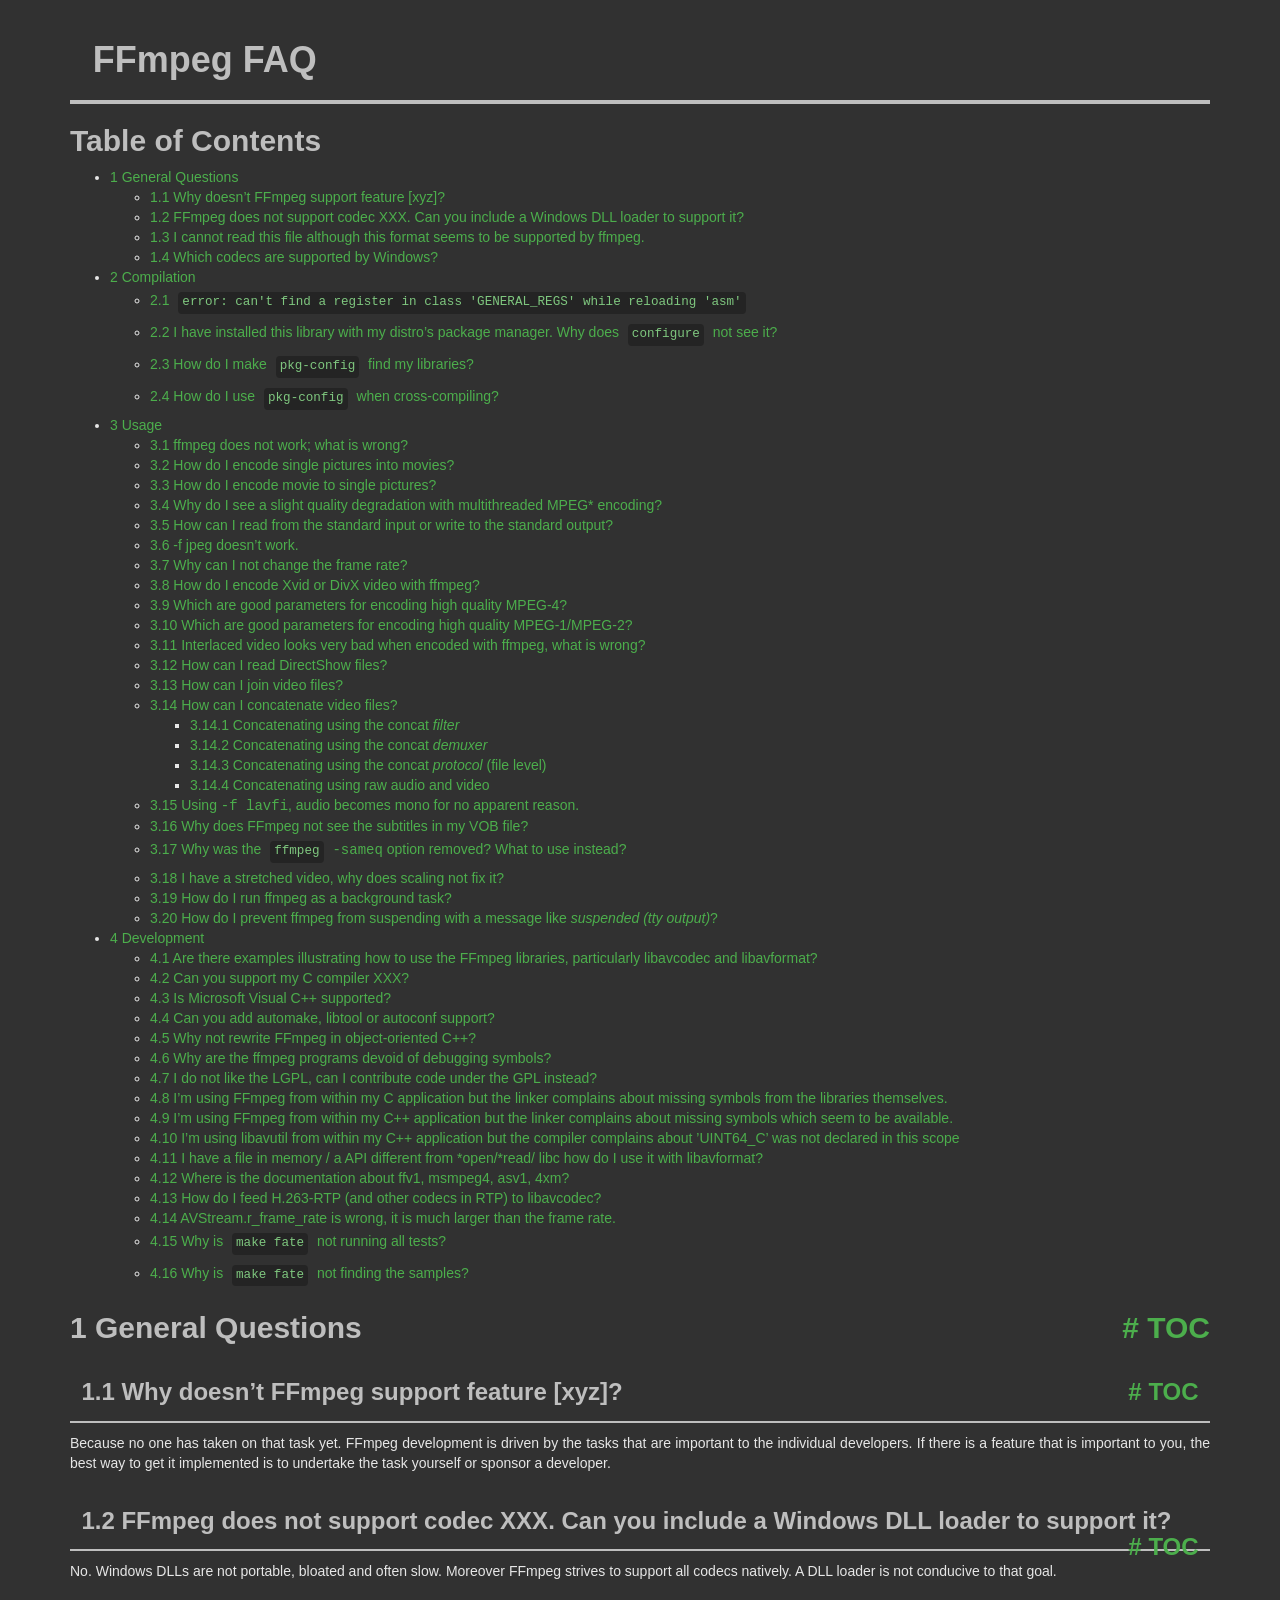
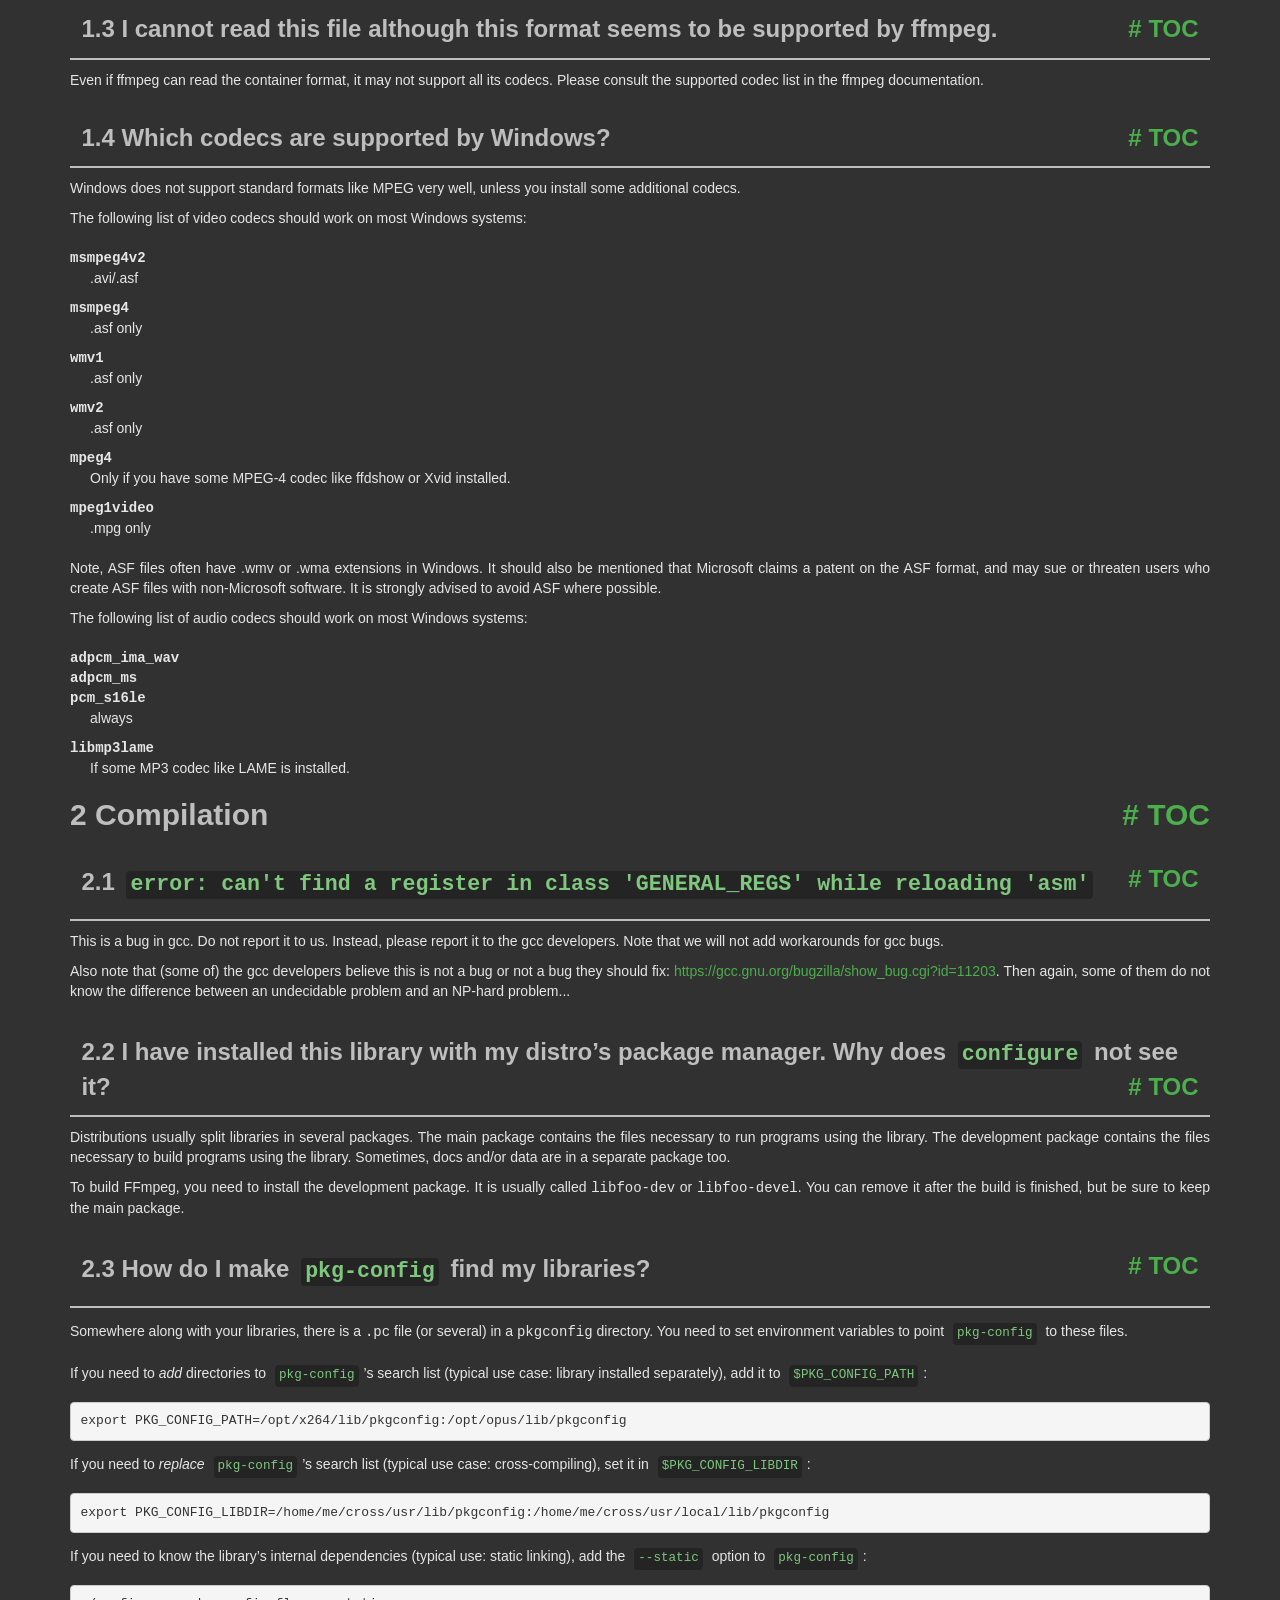
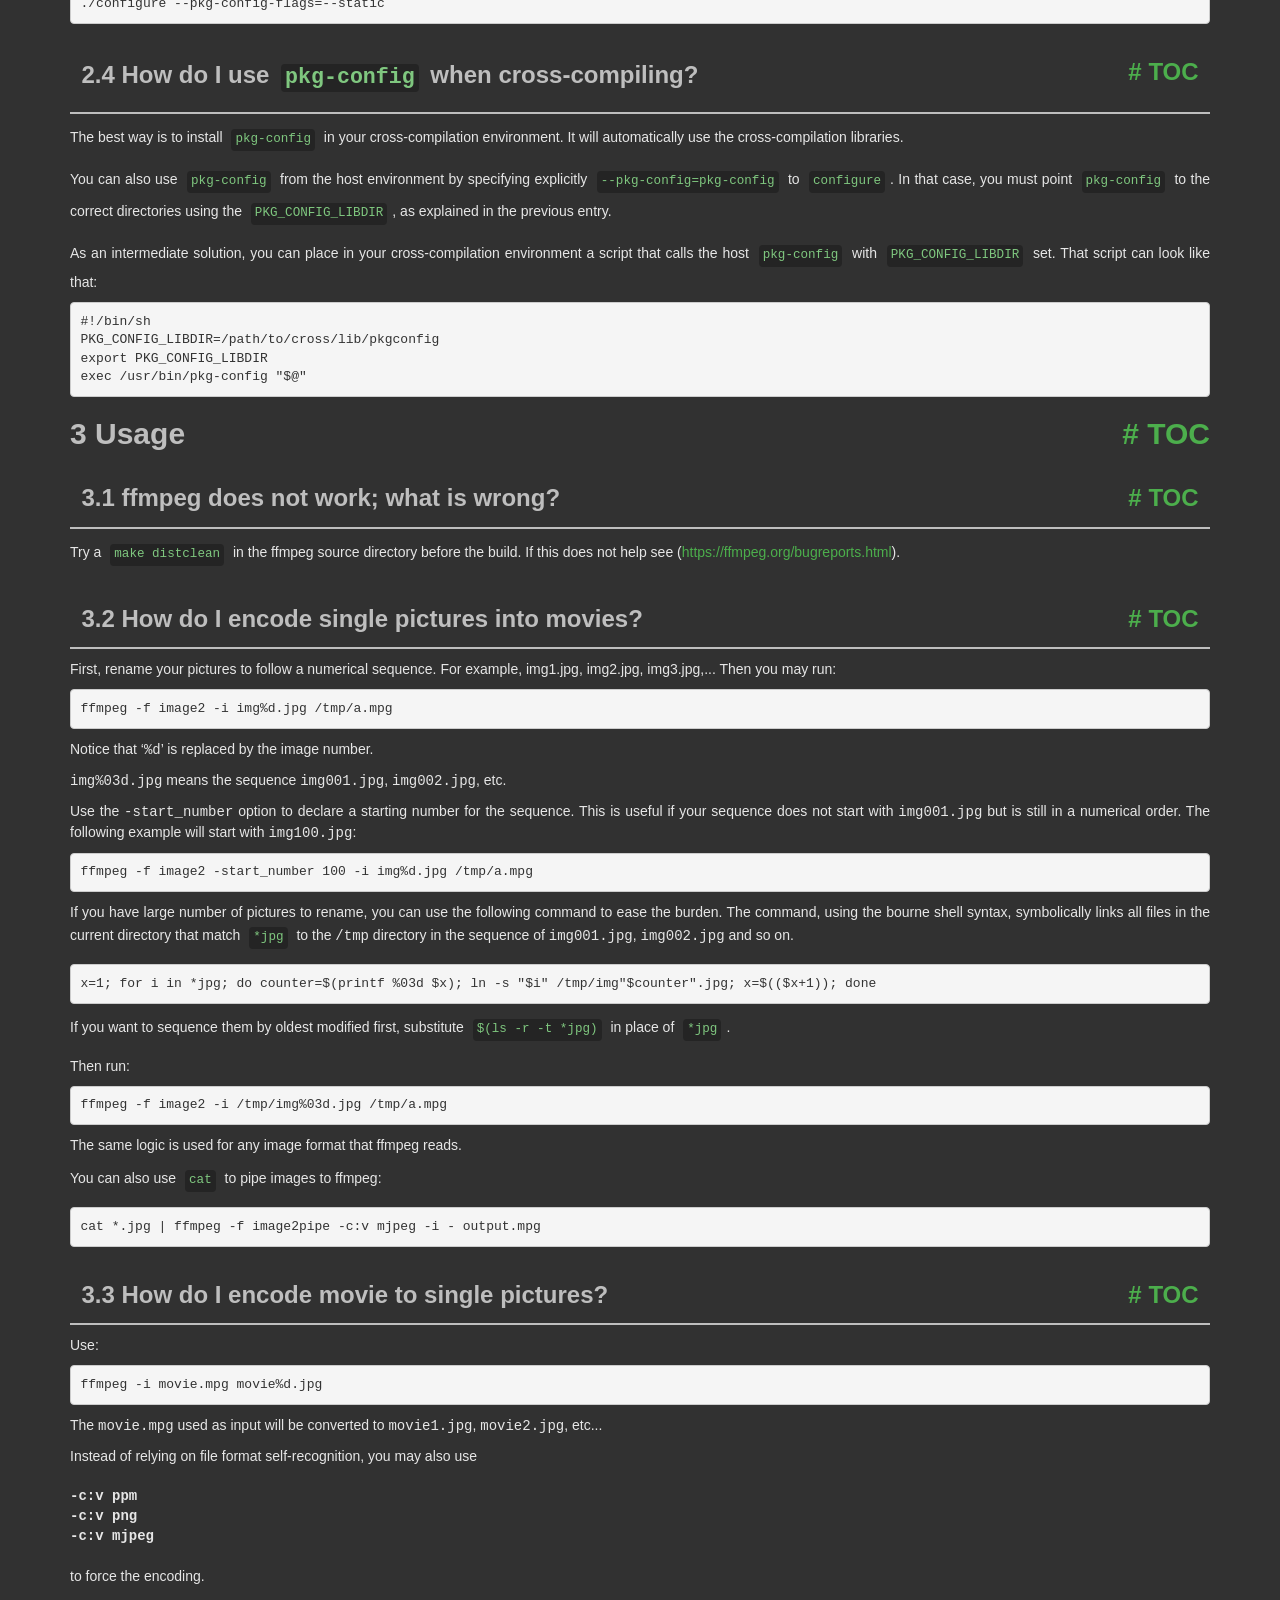
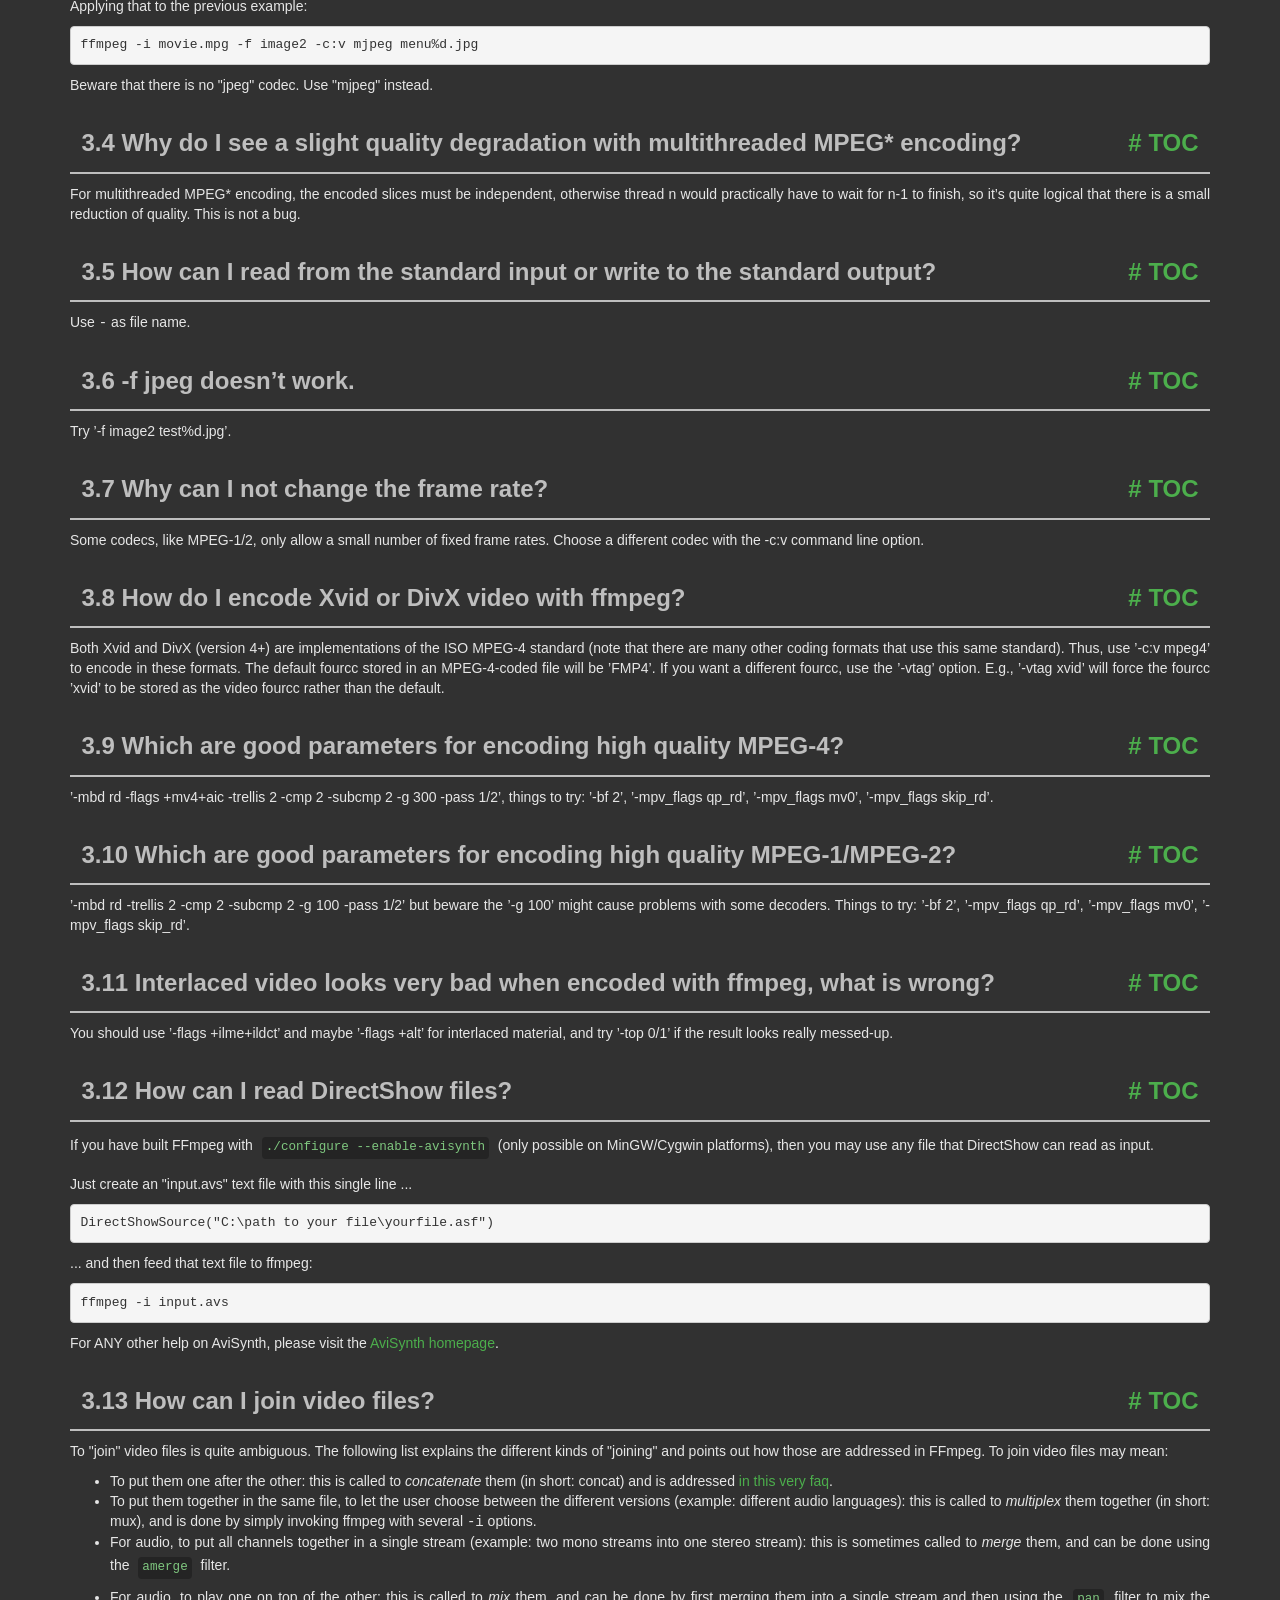
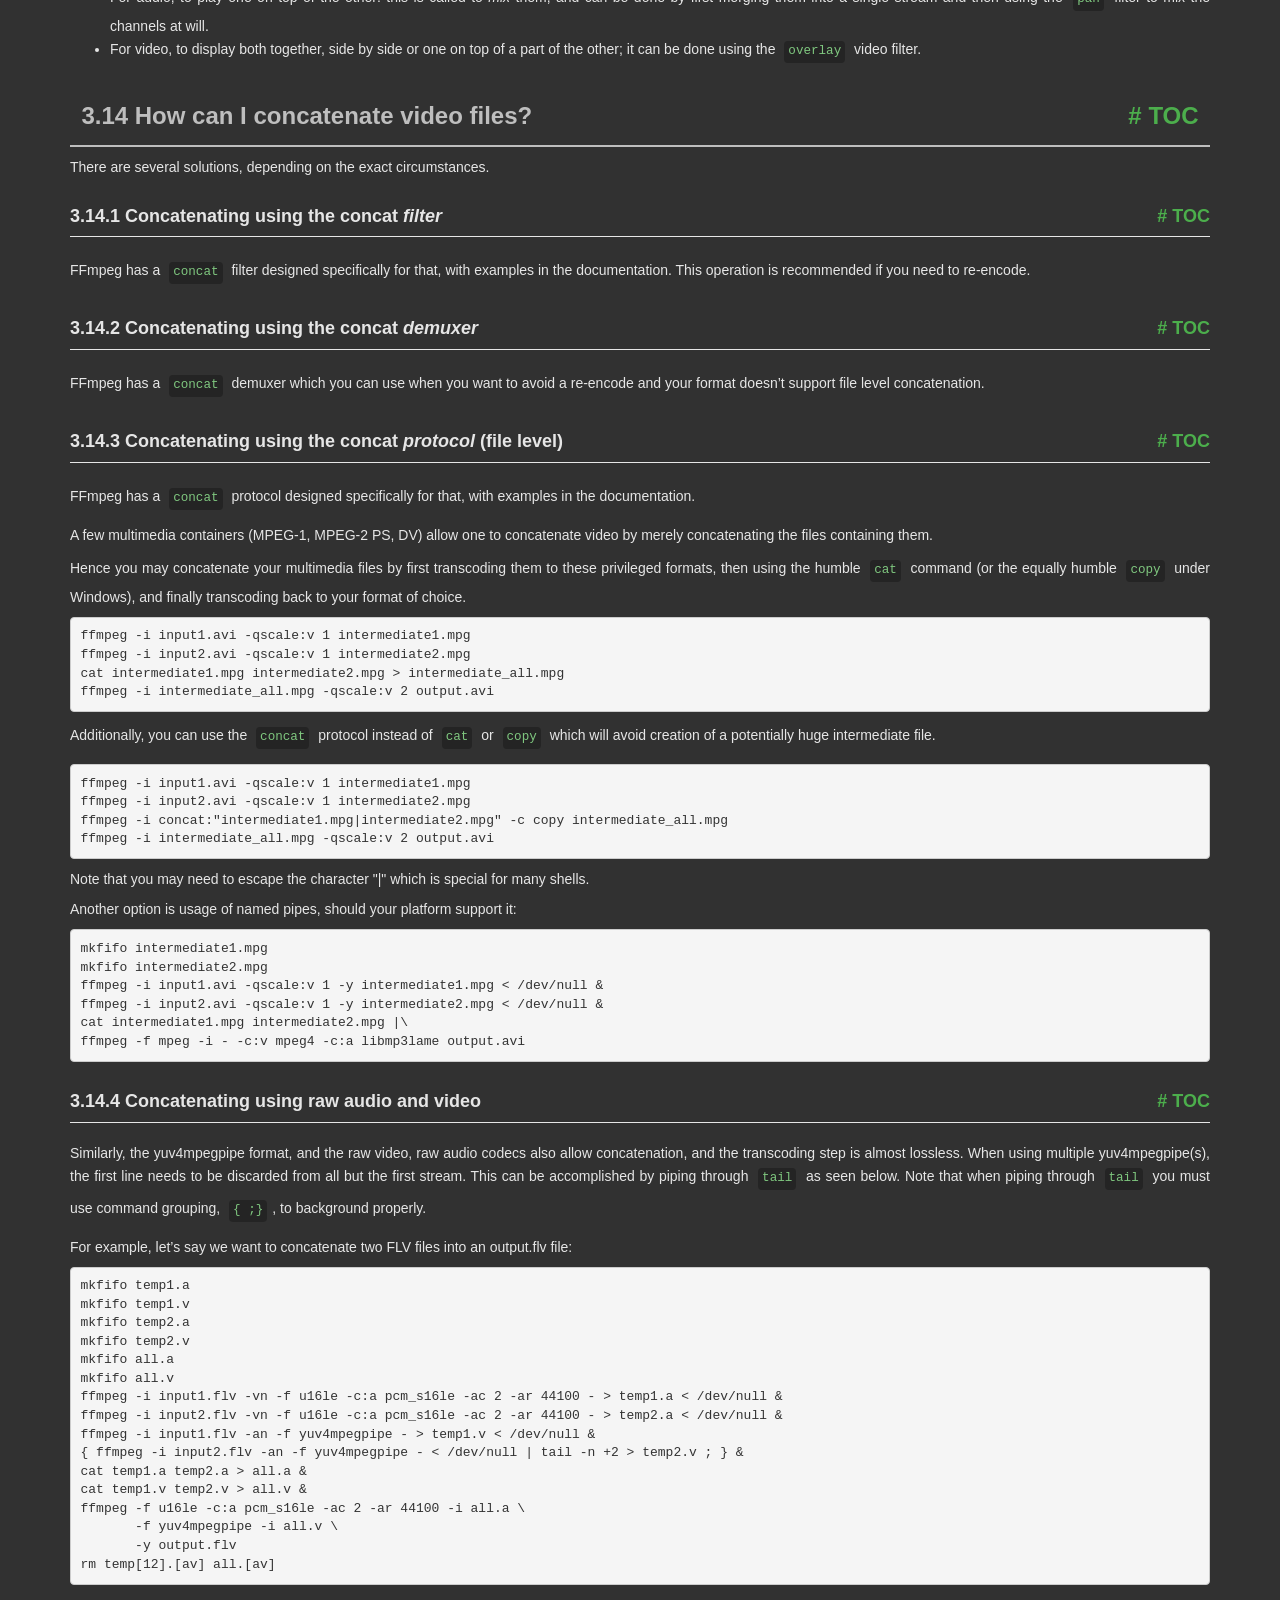
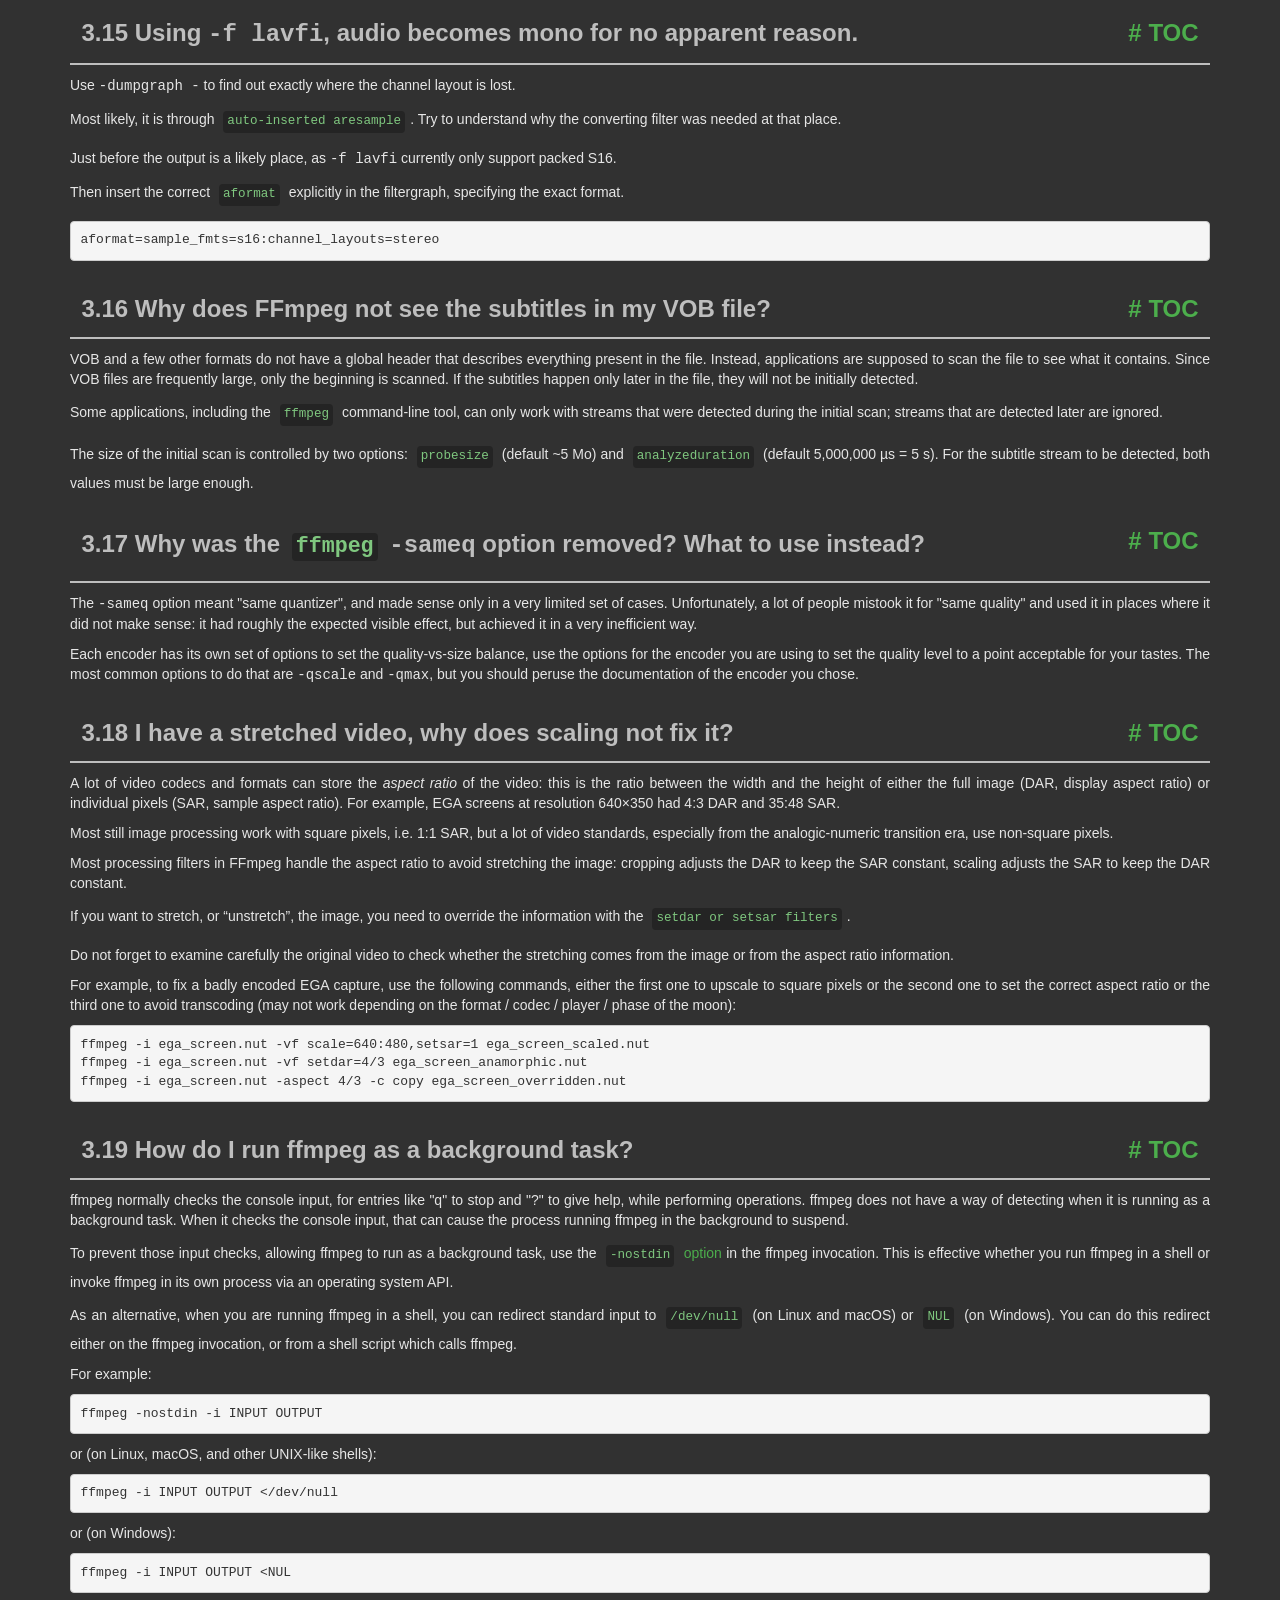
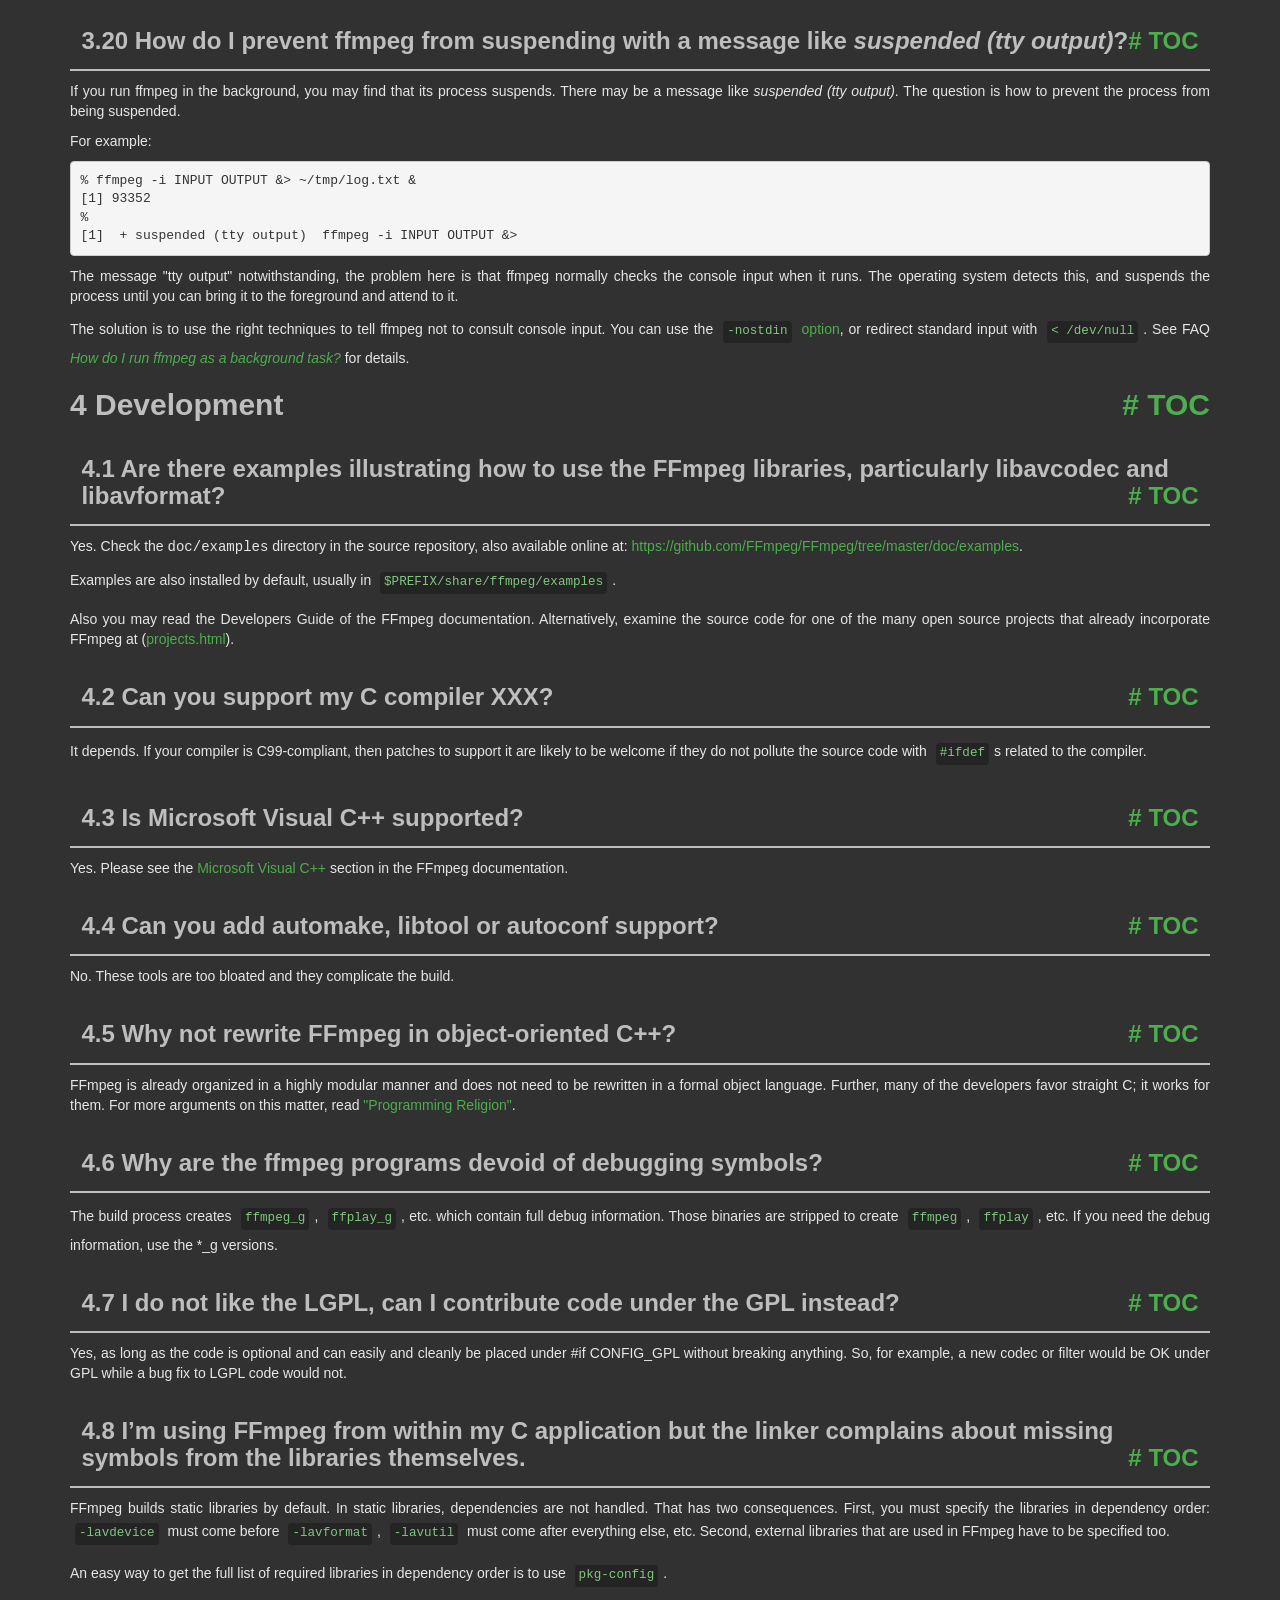
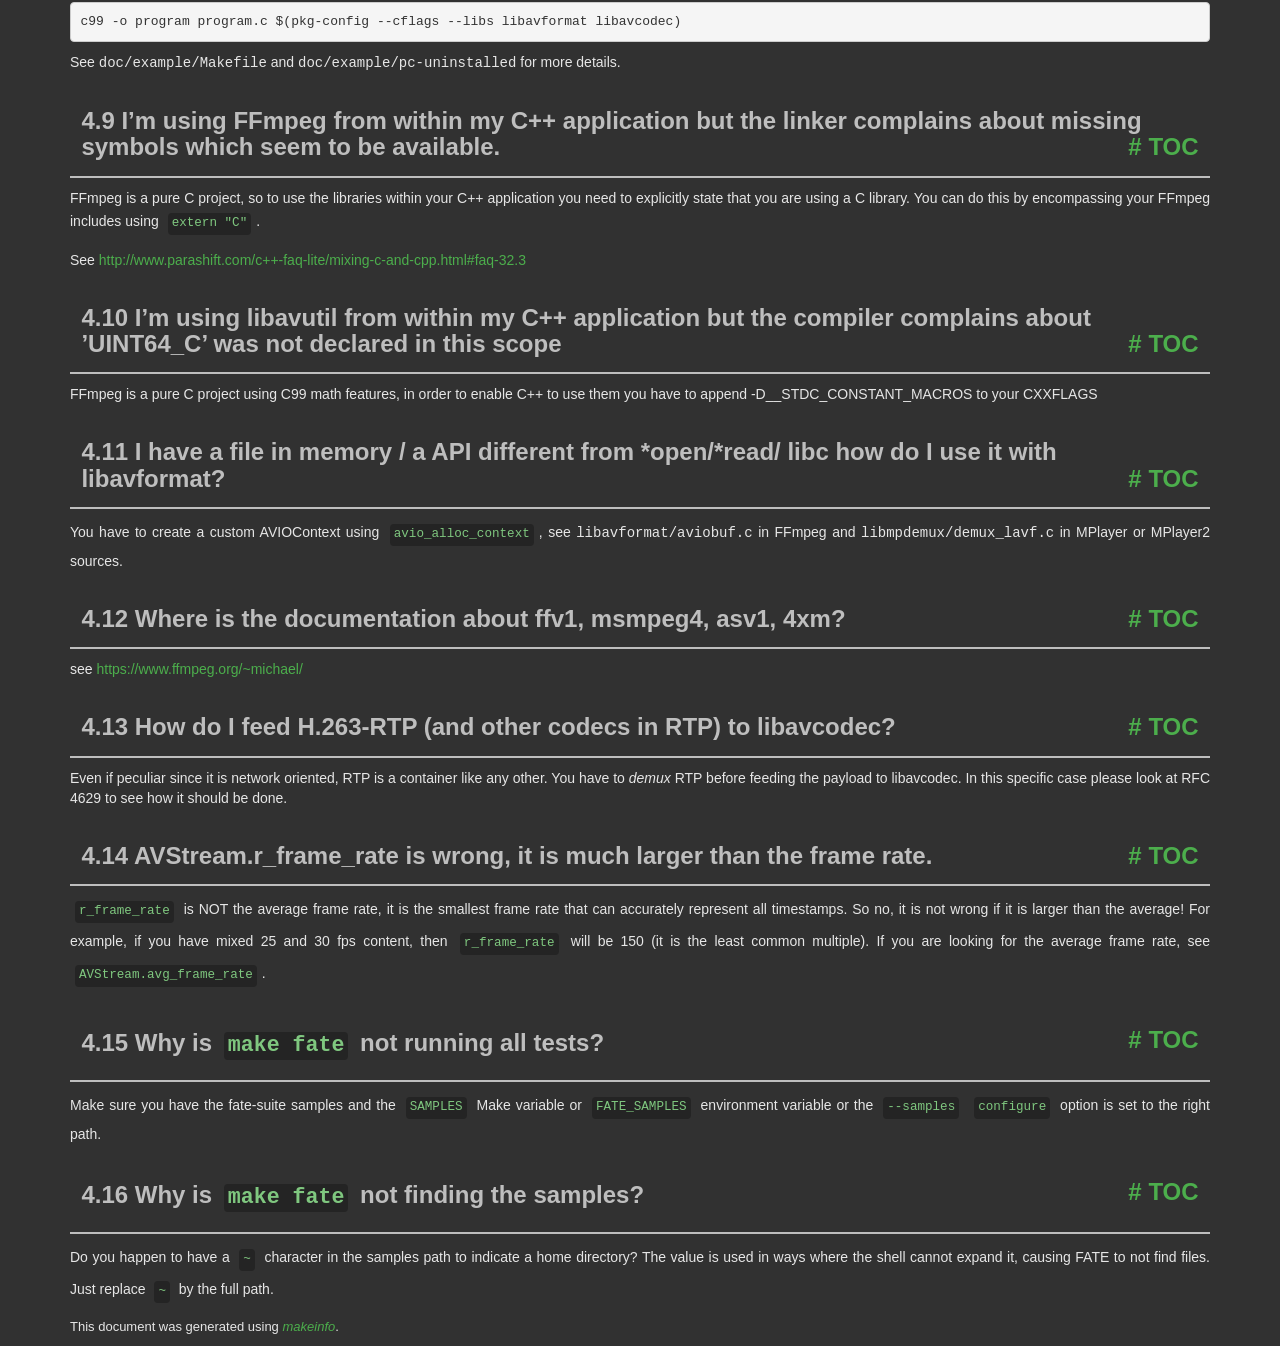
<file: ffmpeg/doc/faq.html>
<!DOCTYPE html PUBLIC "-//W3C//DTD HTML 4.01 Transitional//EN" "http://www.w3.org/TR/html4/loose.dtd">
<html>
<!-- Created by GNU Texinfo 7.2, https://www.gnu.org/software/texinfo/ -->
  <head>
    <meta charset="utf-8">
    <title>
      FFmpeg FAQ
    </title>
    <meta name="viewport" content="width=device-width,initial-scale=1.0">
    <link rel="stylesheet" type="text/css" href="bootstrap.min.css">
    <link rel="stylesheet" type="text/css" href="style.min.css">
  </head>
  <body>
    <div class="container">
      <h1>
      FFmpeg FAQ
      </h1>


<a name="SEC_Top"></a>

<div class="region-contents" id="SEC_Contents">
<h2 class="contents-heading">Table of Contents</h2>

<div class="contents">

<ul class="toc-numbered-mark">
  <li><a id="toc-General-Questions" href="#General-Questions">1 General Questions</a>
  <ul class="toc-numbered-mark">
    <li><a id="toc-Why-doesn_0027t-FFmpeg-support-feature-_005bxyz_005d_003f" href="#Why-doesn_0027t-FFmpeg-support-feature-_005bxyz_005d_003f">1.1 Why doesn&rsquo;t FFmpeg support feature [xyz]?</a></li>
    <li><a id="toc-FFmpeg-does-not-support-codec-XXX_002e-Can-you-include-a-Windows-DLL-loader-to-support-it_003f" href="#FFmpeg-does-not-support-codec-XXX_002e-Can-you-include-a-Windows-DLL-loader-to-support-it_003f">1.2 FFmpeg does not support codec XXX. Can you include a Windows DLL loader to support it?</a></li>
    <li><a id="toc-I-cannot-read-this-file-although-this-format-seems-to-be-supported-by-ffmpeg_002e" href="#I-cannot-read-this-file-although-this-format-seems-to-be-supported-by-ffmpeg_002e">1.3 I cannot read this file although this format seems to be supported by ffmpeg.</a></li>
    <li><a id="toc-Which-codecs-are-supported-by-Windows_003f" href="#Which-codecs-are-supported-by-Windows_003f">1.4 Which codecs are supported by Windows?</a></li>
  </ul></li>
  <li><a id="toc-Compilation" href="#Compilation">2 Compilation</a>
  <ul class="toc-numbered-mark">
    <li><a id="toc-error_003a-can_0027t-find-a-register-in-class-_0027GENERAL_005fREGS_0027-while-reloading-_0027asm_0027" href="#error_003a-can_0027t-find-a-register-in-class-_0027GENERAL_005fREGS_0027-while-reloading-_0027asm_0027">2.1 <code class="code">error: can't find a register in class 'GENERAL_REGS' while reloading 'asm'</code></a></li>
    <li><a id="toc-I-have-installed-this-library-with-my-distro_0027s-package-manager_002e-Why-does-configure-not-see-it_003f" href="#I-have-installed-this-library-with-my-distro_0027s-package-manager_002e-Why-does-configure-not-see-it_003f">2.2 I have installed this library with my distro&rsquo;s package manager. Why does <code class="command">configure</code> not see it?</a></li>
    <li><a id="toc-How-do-I-make-pkg_002dconfig-find-my-libraries_003f" href="#How-do-I-make-pkg_002dconfig-find-my-libraries_003f">2.3 How do I make <code class="command">pkg-config</code> find my libraries?</a></li>
    <li><a id="toc-How-do-I-use-pkg_002dconfig-when-cross_002dcompiling_003f" href="#How-do-I-use-pkg_002dconfig-when-cross_002dcompiling_003f">2.4 How do I use <code class="command">pkg-config</code> when cross-compiling?</a></li>
  </ul></li>
  <li><a id="toc-Usage" href="#Usage">3 Usage</a>
  <ul class="toc-numbered-mark">
    <li><a id="toc-ffmpeg-does-not-work_003b-what-is-wrong_003f" href="#ffmpeg-does-not-work_003b-what-is-wrong_003f">3.1 ffmpeg does not work; what is wrong?</a></li>
    <li><a id="toc-How-do-I-encode-single-pictures-into-movies_003f" href="#How-do-I-encode-single-pictures-into-movies_003f">3.2 How do I encode single pictures into movies?</a></li>
    <li><a id="toc-How-do-I-encode-movie-to-single-pictures_003f" href="#How-do-I-encode-movie-to-single-pictures_003f">3.3 How do I encode movie to single pictures?</a></li>
    <li><a id="toc-Why-do-I-see-a-slight-quality-degradation-with-multithreaded-MPEG_002a-encoding_003f" href="#Why-do-I-see-a-slight-quality-degradation-with-multithreaded-MPEG_002a-encoding_003f">3.4 Why do I see a slight quality degradation with multithreaded MPEG* encoding?</a></li>
    <li><a id="toc-How-can-I-read-from-the-standard-input-or-write-to-the-standard-output_003f" href="#How-can-I-read-from-the-standard-input-or-write-to-the-standard-output_003f">3.5 How can I read from the standard input or write to the standard output?</a></li>
    <li><a id="toc-_002df-jpeg-doesn_0027t-work_002e" href="#g_t_002df-jpeg-doesn_0027t-work_002e">3.6 -f jpeg doesn&rsquo;t work.</a></li>
    <li><a id="toc-Why-can-I-not-change-the-frame-rate_003f" href="#Why-can-I-not-change-the-frame-rate_003f">3.7 Why can I not change the frame rate?</a></li>
    <li><a id="toc-How-do-I-encode-Xvid-or-DivX-video-with-ffmpeg_003f" href="#How-do-I-encode-Xvid-or-DivX-video-with-ffmpeg_003f">3.8 How do I encode Xvid or DivX video with ffmpeg?</a></li>
    <li><a id="toc-Which-are-good-parameters-for-encoding-high-quality-MPEG_002d4_003f" href="#Which-are-good-parameters-for-encoding-high-quality-MPEG_002d4_003f">3.9 Which are good parameters for encoding high quality MPEG-4?</a></li>
    <li><a id="toc-Which-are-good-parameters-for-encoding-high-quality-MPEG_002d1_002fMPEG_002d2_003f" href="#Which-are-good-parameters-for-encoding-high-quality-MPEG_002d1_002fMPEG_002d2_003f">3.10 Which are good parameters for encoding high quality MPEG-1/MPEG-2?</a></li>
    <li><a id="toc-Interlaced-video-looks-very-bad-when-encoded-with-ffmpeg_002c-what-is-wrong_003f" href="#Interlaced-video-looks-very-bad-when-encoded-with-ffmpeg_002c-what-is-wrong_003f">3.11 Interlaced video looks very bad when encoded with ffmpeg, what is wrong?</a></li>
    <li><a id="toc-How-can-I-read-DirectShow-files_003f" href="#How-can-I-read-DirectShow-files_003f">3.12 How can I read DirectShow files?</a></li>
    <li><a id="toc-How-can-I-join-video-files_003f" href="#How-can-I-join-video-files_003f">3.13 How can I join video files?</a></li>
    <li><a id="toc-How-can-I-concatenate-video-files_003f" href="#How-can-I-concatenate-video-files_003f">3.14 How can I concatenate video files?</a>
    <ul class="toc-numbered-mark">
      <li><a id="toc-Concatenating-using-the-concat-filter" href="#Concatenating-using-the-concat-filter">3.14.1 Concatenating using the concat <em class="emph">filter</em></a></li>
      <li><a id="toc-Concatenating-using-the-concat-demuxer" href="#Concatenating-using-the-concat-demuxer">3.14.2 Concatenating using the concat <em class="emph">demuxer</em></a></li>
      <li><a id="toc-Concatenating-using-the-concat-protocol-_0028file-level_0029" href="#Concatenating-using-the-concat-protocol-_0028file-level_0029">3.14.3 Concatenating using the concat <em class="emph">protocol</em> (file level)</a></li>
      <li><a id="toc-Concatenating-using-raw-audio-and-video" href="#Concatenating-using-raw-audio-and-video">3.14.4 Concatenating using raw audio and video</a></li>
    </ul></li>
    <li><a id="toc-Using-_002df-lavfi_002c-audio-becomes-mono-for-no-apparent-reason_002e" href="#Using-_002df-lavfi_002c-audio-becomes-mono-for-no-apparent-reason_002e">3.15 Using <samp class="option">-f lavfi</samp>, audio becomes mono for no apparent reason.</a></li>
    <li><a id="toc-Why-does-FFmpeg-not-see-the-subtitles-in-my-VOB-file_003f" href="#Why-does-FFmpeg-not-see-the-subtitles-in-my-VOB-file_003f">3.16 Why does FFmpeg not see the subtitles in my VOB file?</a></li>
    <li><a id="toc-Why-was-the-ffmpeg-_002dsameq-option-removed_003f-What-to-use-instead_003f" href="#Why-was-the-ffmpeg-_002dsameq-option-removed_003f-What-to-use-instead_003f">3.17 Why was the <code class="command">ffmpeg</code> <samp class="option">-sameq</samp> option removed? What to use instead?</a></li>
    <li><a id="toc-I-have-a-stretched-video_002c-why-does-scaling-not-fix-it_003f" href="#I-have-a-stretched-video_002c-why-does-scaling-not-fix-it_003f">3.18 I have a stretched video, why does scaling not fix it?</a></li>
    <li><a id="toc-How-do-I-run-ffmpeg-as-a-background-task_003f" href="#How-do-I-run-ffmpeg-as-a-background-task_003f">3.19 How do I run ffmpeg as a background task?</a></li>
    <li><a id="toc-How-do-I-prevent-ffmpeg-from-suspending-with-a-message-like-suspended-_0028tty-output_0029_003f" href="#How-do-I-prevent-ffmpeg-from-suspending-with-a-message-like-suspended-_0028tty-output_0029_003f">3.20 How do I prevent ffmpeg from suspending with a message like <em class="emph">suspended (tty output)</em>?</a></li>
  </ul></li>
  <li><a id="toc-Development" href="#Development">4 Development</a>
  <ul class="toc-numbered-mark">
    <li><a id="toc-Are-there-examples-illustrating-how-to-use-the-FFmpeg-libraries_002c-particularly-libavcodec-and-libavformat_003f" href="#Are-there-examples-illustrating-how-to-use-the-FFmpeg-libraries_002c-particularly-libavcodec-and-libavformat_003f">4.1 Are there examples illustrating how to use the FFmpeg libraries, particularly libavcodec and libavformat?</a></li>
    <li><a id="toc-Can-you-support-my-C-compiler-XXX_003f" href="#Can-you-support-my-C-compiler-XXX_003f">4.2 Can you support my C compiler XXX?</a></li>
    <li><a id="toc-Is-Microsoft-Visual-C_002b_002b-supported_003f" href="#Is-Microsoft-Visual-C_002b_002b-supported_003f">4.3 Is Microsoft Visual C++ supported?</a></li>
    <li><a id="toc-Can-you-add-automake_002c-libtool-or-autoconf-support_003f" href="#Can-you-add-automake_002c-libtool-or-autoconf-support_003f">4.4 Can you add automake, libtool or autoconf support?</a></li>
    <li><a id="toc-Why-not-rewrite-FFmpeg-in-object_002doriented-C_002b_002b_003f" href="#Why-not-rewrite-FFmpeg-in-object_002doriented-C_002b_002b_003f">4.5 Why not rewrite FFmpeg in object-oriented C++?</a></li>
    <li><a id="toc-Why-are-the-ffmpeg-programs-devoid-of-debugging-symbols_003f" href="#Why-are-the-ffmpeg-programs-devoid-of-debugging-symbols_003f">4.6 Why are the ffmpeg programs devoid of debugging symbols?</a></li>
    <li><a id="toc-I-do-not-like-the-LGPL_002c-can-I-contribute-code-under-the-GPL-instead_003f" href="#I-do-not-like-the-LGPL_002c-can-I-contribute-code-under-the-GPL-instead_003f">4.7 I do not like the LGPL, can I contribute code under the GPL instead?</a></li>
    <li><a id="toc-I_0027m-using-FFmpeg-from-within-my-C-application-but-the-linker-complains-about-missing-symbols-from-the-libraries-themselves_002e" href="#I_0027m-using-FFmpeg-from-within-my-C-application-but-the-linker-complains-about-missing-symbols-from-the-libraries-themselves_002e">4.8 I&rsquo;m using FFmpeg from within my C application but the linker complains about missing symbols from the libraries themselves.</a></li>
    <li><a id="toc-I_0027m-using-FFmpeg-from-within-my-C_002b_002b-application-but-the-linker-complains-about-missing-symbols-which-seem-to-be-available_002e" href="#I_0027m-using-FFmpeg-from-within-my-C_002b_002b-application-but-the-linker-complains-about-missing-symbols-which-seem-to-be-available_002e">4.9 I&rsquo;m using FFmpeg from within my C++ application but the linker complains about missing symbols which seem to be available.</a></li>
    <li><a id="toc-I_0027m-using-libavutil-from-within-my-C_002b_002b-application-but-the-compiler-complains-about-_0027UINT64_005fC_0027-was-not-declared-in-this-scope" href="#I_0027m-using-libavutil-from-within-my-C_002b_002b-application-but-the-compiler-complains-about-_0027UINT64_005fC_0027-was-not-declared-in-this-scope">4.10 I&rsquo;m using libavutil from within my C++ application but the compiler complains about &rsquo;UINT64_C&rsquo; was not declared in this scope</a></li>
    <li><a id="toc-I-have-a-file-in-memory-_002f-a-API-different-from-_002aopen_002f_002aread_002f-libc-how-do-I-use-it-with-libavformat_003f" href="#I-have-a-file-in-memory-_002f-a-API-different-from-_002aopen_002f_002aread_002f-libc-how-do-I-use-it-with-libavformat_003f">4.11 I have a file in memory / a API different from *open/*read/ libc how do I use it with libavformat?</a></li>
    <li><a id="toc-Where-is-the-documentation-about-ffv1_002c-msmpeg4_002c-asv1_002c-4xm_003f" href="#Where-is-the-documentation-about-ffv1_002c-msmpeg4_002c-asv1_002c-4xm_003f">4.12 Where is the documentation about ffv1, msmpeg4, asv1, 4xm?</a></li>
    <li><a id="toc-How-do-I-feed-H_002e263_002dRTP-_0028and-other-codecs-in-RTP_0029-to-libavcodec_003f" href="#How-do-I-feed-H_002e263_002dRTP-_0028and-other-codecs-in-RTP_0029-to-libavcodec_003f">4.13 How do I feed H.263-RTP (and other codecs in RTP) to libavcodec?</a></li>
    <li><a id="toc-AVStream_002er_005fframe_005frate-is-wrong_002c-it-is-much-larger-than-the-frame-rate_002e" href="#AVStream_002er_005fframe_005frate-is-wrong_002c-it-is-much-larger-than-the-frame-rate_002e">4.14 AVStream.r_frame_rate is wrong, it is much larger than the frame rate.</a></li>
    <li><a id="toc-Why-is-make-fate-not-running-all-tests_003f" href="#Why-is-make-fate-not-running-all-tests_003f">4.15 Why is <code class="code">make fate</code> not running all tests?</a></li>
    <li><a id="toc-Why-is-make-fate-not-finding-the-samples_003f" href="#Why-is-make-fate-not-finding-the-samples_003f">4.16 Why is <code class="code">make fate</code> not finding the samples?</a></li>
  </ul></li>
</ul>
</div>
</div>

<a name="General-Questions"></a>
<h2 class="chapter">1 General Questions<span class="pull-right"><a class="anchor hidden-xs" href="#General-Questions" aria-hidden="true">#</a> <a class="anchor hidden-xs"href="#toc-General-Questions" aria-hidden="true">TOC</a></span></h2>

<a name="Why-doesn_0027t-FFmpeg-support-feature-_005bxyz_005d_003f"></a>
<h3 class="section">1.1 Why doesn&rsquo;t FFmpeg support feature [xyz]?<span class="pull-right"><a class="anchor hidden-xs" href="#Why-doesn_0027t-FFmpeg-support-feature-_005bxyz_005d_003f" aria-hidden="true">#</a> <a class="anchor hidden-xs"href="#toc-Why-doesn_0027t-FFmpeg-support-feature-_005bxyz_005d_003f" aria-hidden="true">TOC</a></span></h3>

<p>Because no one has taken on that task yet. FFmpeg development is
driven by the tasks that are important to the individual developers.
If there is a feature that is important to you, the best way to get
it implemented is to undertake the task yourself or sponsor a developer.
</p>
<a name="FFmpeg-does-not-support-codec-XXX_002e-Can-you-include-a-Windows-DLL-loader-to-support-it_003f"></a>
<h3 class="section">1.2 FFmpeg does not support codec XXX. Can you include a Windows DLL loader to support it?<span class="pull-right"><a class="anchor hidden-xs" href="#FFmpeg-does-not-support-codec-XXX_002e-Can-you-include-a-Windows-DLL-loader-to-support-it_003f" aria-hidden="true">#</a> <a class="anchor hidden-xs"href="#toc-FFmpeg-does-not-support-codec-XXX_002e-Can-you-include-a-Windows-DLL-loader-to-support-it_003f" aria-hidden="true">TOC</a></span></h3>

<p>No. Windows DLLs are not portable, bloated and often slow.
Moreover FFmpeg strives to support all codecs natively.
A DLL loader is not conducive to that goal.
</p>
<a name="I-cannot-read-this-file-although-this-format-seems-to-be-supported-by-ffmpeg_002e"></a>
<h3 class="section">1.3 I cannot read this file although this format seems to be supported by ffmpeg.<span class="pull-right"><a class="anchor hidden-xs" href="#I-cannot-read-this-file-although-this-format-seems-to-be-supported-by-ffmpeg_002e" aria-hidden="true">#</a> <a class="anchor hidden-xs"href="#toc-I-cannot-read-this-file-although-this-format-seems-to-be-supported-by-ffmpeg_002e" aria-hidden="true">TOC</a></span></h3>

<p>Even if ffmpeg can read the container format, it may not support all its
codecs. Please consult the supported codec list in the ffmpeg
documentation.
</p>
<a name="Which-codecs-are-supported-by-Windows_003f"></a>
<h3 class="section">1.4 Which codecs are supported by Windows?<span class="pull-right"><a class="anchor hidden-xs" href="#Which-codecs-are-supported-by-Windows_003f" aria-hidden="true">#</a> <a class="anchor hidden-xs"href="#toc-Which-codecs-are-supported-by-Windows_003f" aria-hidden="true">TOC</a></span></h3>

<p>Windows does not support standard formats like MPEG very well, unless you
install some additional codecs.
</p>
<p>The following list of video codecs should work on most Windows systems:
</p><dl class="table">
<dt><samp class="option">msmpeg4v2</samp></dt>
<dd><p>.avi/.asf
</p></dd>
<dt><samp class="option">msmpeg4</samp></dt>
<dd><p>.asf only
</p></dd>
<dt><samp class="option">wmv1</samp></dt>
<dd><p>.asf only
</p></dd>
<dt><samp class="option">wmv2</samp></dt>
<dd><p>.asf only
</p></dd>
<dt><samp class="option">mpeg4</samp></dt>
<dd><p>Only if you have some MPEG-4 codec like ffdshow or Xvid installed.
</p></dd>
<dt><samp class="option">mpeg1video</samp></dt>
<dd><p>.mpg only
</p></dd>
</dl>
<p>Note, ASF files often have .wmv or .wma extensions in Windows. It should also
be mentioned that Microsoft claims a patent on the ASF format, and may sue
or threaten users who create ASF files with non-Microsoft software. It is
strongly advised to avoid ASF where possible.
</p>
<p>The following list of audio codecs should work on most Windows systems:
</p><dl class="table">
<dt><samp class="option">adpcm_ima_wav</samp></dt>
<dt><samp class="option">adpcm_ms</samp></dt>
<dt><samp class="option">pcm_s16le</samp></dt>
<dd><p>always
</p></dd>
<dt><samp class="option">libmp3lame</samp></dt>
<dd><p>If some MP3 codec like LAME is installed.
</p></dd>
</dl>


<a name="Compilation"></a>
<h2 class="chapter">2 Compilation<span class="pull-right"><a class="anchor hidden-xs" href="#Compilation" aria-hidden="true">#</a> <a class="anchor hidden-xs"href="#toc-Compilation" aria-hidden="true">TOC</a></span></h2>

<a name="error_003a-can_0027t-find-a-register-in-class-_0027GENERAL_005fREGS_0027-while-reloading-_0027asm_0027"></a>
<h3 class="section">2.1 <code class="code">error: can't find a register in class 'GENERAL_REGS' while reloading 'asm'</code><span class="pull-right"><a class="anchor hidden-xs" href="#error_003a-can_0027t-find-a-register-in-class-_0027GENERAL_005fREGS_0027-while-reloading-_0027asm_0027" aria-hidden="true">#</a> <a class="anchor hidden-xs"href="#toc-error_003a-can_0027t-find-a-register-in-class-_0027GENERAL_005fREGS_0027-while-reloading-_0027asm_0027" aria-hidden="true">TOC</a></span></h3>

<p>This is a bug in gcc. Do not report it to us. Instead, please report it to
the gcc developers. Note that we will not add workarounds for gcc bugs.
</p>
<p>Also note that (some of) the gcc developers believe this is not a bug or
not a bug they should fix:
<a class="url" href="https://gcc.gnu.org/bugzilla/show_bug.cgi?id=11203">https://gcc.gnu.org/bugzilla/show_bug.cgi?id=11203</a>.
Then again, some of them do not know the difference between an undecidable
problem and an NP-hard problem...
</p>
<a name="I-have-installed-this-library-with-my-distro_0027s-package-manager_002e-Why-does-configure-not-see-it_003f"></a>
<h3 class="section">2.2 I have installed this library with my distro&rsquo;s package manager. Why does <code class="command">configure</code> not see it?<span class="pull-right"><a class="anchor hidden-xs" href="#I-have-installed-this-library-with-my-distro_0027s-package-manager_002e-Why-does-configure-not-see-it_003f" aria-hidden="true">#</a> <a class="anchor hidden-xs"href="#toc-I-have-installed-this-library-with-my-distro_0027s-package-manager_002e-Why-does-configure-not-see-it_003f" aria-hidden="true">TOC</a></span></h3>

<p>Distributions usually split libraries in several packages. The main package
contains the files necessary to run programs using the library. The
development package contains the files necessary to build programs using the
library. Sometimes, docs and/or data are in a separate package too.
</p>
<p>To build FFmpeg, you need to install the development package. It is usually
called <samp class="file">libfoo-dev</samp> or <samp class="file">libfoo-devel</samp>. You can remove it after the
build is finished, but be sure to keep the main package.
</p>
<a name="How-do-I-make-pkg_002dconfig-find-my-libraries_003f"></a>
<h3 class="section">2.3 How do I make <code class="command">pkg-config</code> find my libraries?<span class="pull-right"><a class="anchor hidden-xs" href="#How-do-I-make-pkg_002dconfig-find-my-libraries_003f" aria-hidden="true">#</a> <a class="anchor hidden-xs"href="#toc-How-do-I-make-pkg_002dconfig-find-my-libraries_003f" aria-hidden="true">TOC</a></span></h3>

<p>Somewhere along with your libraries, there is a <samp class="file">.pc</samp> file (or several)
in a <samp class="file">pkgconfig</samp> directory. You need to set environment variables to
point <code class="command">pkg-config</code> to these files.
</p>
<p>If you need to <em class="emph">add</em> directories to <code class="command">pkg-config</code>&rsquo;s search list
(typical use case: library installed separately), add it to
<code class="code">$PKG_CONFIG_PATH</code>:
</p>
<div class="example">
<pre class="example-preformatted">export PKG_CONFIG_PATH=/opt/x264/lib/pkgconfig:/opt/opus/lib/pkgconfig
</pre></div>

<p>If you need to <em class="emph">replace</em> <code class="command">pkg-config</code>&rsquo;s search list
(typical use case: cross-compiling), set it in
<code class="code">$PKG_CONFIG_LIBDIR</code>:
</p>
<div class="example">
<pre class="example-preformatted">export PKG_CONFIG_LIBDIR=/home/me/cross/usr/lib/pkgconfig:/home/me/cross/usr/local/lib/pkgconfig
</pre></div>

<p>If you need to know the library&rsquo;s internal dependencies (typical use: static
linking), add the <code class="code">--static</code> option to <code class="command">pkg-config</code>:
</p>
<div class="example">
<pre class="example-preformatted">./configure --pkg-config-flags=--static
</pre></div>

<a name="How-do-I-use-pkg_002dconfig-when-cross_002dcompiling_003f"></a>
<h3 class="section">2.4 How do I use <code class="command">pkg-config</code> when cross-compiling?<span class="pull-right"><a class="anchor hidden-xs" href="#How-do-I-use-pkg_002dconfig-when-cross_002dcompiling_003f" aria-hidden="true">#</a> <a class="anchor hidden-xs"href="#toc-How-do-I-use-pkg_002dconfig-when-cross_002dcompiling_003f" aria-hidden="true">TOC</a></span></h3>

<p>The best way is to install <code class="command">pkg-config</code> in your cross-compilation
environment. It will automatically use the cross-compilation libraries.
</p>
<p>You can also use <code class="command">pkg-config</code> from the host environment by
specifying explicitly <code class="code">--pkg-config=pkg-config</code> to <code class="command">configure</code>.
In that case, you must point <code class="command">pkg-config</code> to the correct directories
using the <code class="code">PKG_CONFIG_LIBDIR</code>, as explained in the previous entry.
</p>
<p>As an intermediate solution, you can place in your cross-compilation
environment a script that calls the host <code class="command">pkg-config</code> with
<code class="code">PKG_CONFIG_LIBDIR</code> set. That script can look like that:
</p>
<div class="example">
<pre class="example-preformatted">#!/bin/sh
PKG_CONFIG_LIBDIR=/path/to/cross/lib/pkgconfig
export PKG_CONFIG_LIBDIR
exec /usr/bin/pkg-config &quot;$@&quot;
</pre></div>

<a name="Usage"></a>
<h2 class="chapter">3 Usage<span class="pull-right"><a class="anchor hidden-xs" href="#Usage" aria-hidden="true">#</a> <a class="anchor hidden-xs"href="#toc-Usage" aria-hidden="true">TOC</a></span></h2>

<a name="ffmpeg-does-not-work_003b-what-is-wrong_003f"></a>
<h3 class="section">3.1 ffmpeg does not work; what is wrong?<span class="pull-right"><a class="anchor hidden-xs" href="#ffmpeg-does-not-work_003b-what-is-wrong_003f" aria-hidden="true">#</a> <a class="anchor hidden-xs"href="#toc-ffmpeg-does-not-work_003b-what-is-wrong_003f" aria-hidden="true">TOC</a></span></h3>

<p>Try a <code class="code">make distclean</code> in the ffmpeg source directory before the build.
If this does not help see
(<a class="url" href="https://ffmpeg.org/bugreports.html">https://ffmpeg.org/bugreports.html</a>).
</p>
<a name="How-do-I-encode-single-pictures-into-movies_003f"></a>
<h3 class="section">3.2 How do I encode single pictures into movies?<span class="pull-right"><a class="anchor hidden-xs" href="#How-do-I-encode-single-pictures-into-movies_003f" aria-hidden="true">#</a> <a class="anchor hidden-xs"href="#toc-How-do-I-encode-single-pictures-into-movies_003f" aria-hidden="true">TOC</a></span></h3>

<p>First, rename your pictures to follow a numerical sequence.
For example, img1.jpg, img2.jpg, img3.jpg,...
Then you may run:
</p>
<div class="example">
<pre class="example-preformatted">ffmpeg -f image2 -i img%d.jpg /tmp/a.mpg
</pre></div>

<p>Notice that &lsquo;<samp class="samp">%d</samp>&rsquo; is replaced by the image number.
</p>
<p><samp class="file">img%03d.jpg</samp> means the sequence <samp class="file">img001.jpg</samp>, <samp class="file">img002.jpg</samp>, etc.
</p>
<p>Use the <samp class="option">-start_number</samp> option to declare a starting number for
the sequence. This is useful if your sequence does not start with
<samp class="file">img001.jpg</samp> but is still in a numerical order. The following
example will start with <samp class="file">img100.jpg</samp>:
</p>
<div class="example">
<pre class="example-preformatted">ffmpeg -f image2 -start_number 100 -i img%d.jpg /tmp/a.mpg
</pre></div>

<p>If you have large number of pictures to rename, you can use the
following command to ease the burden. The command, using the bourne
shell syntax, symbolically links all files in the current directory
that match <code class="code">*jpg</code> to the <samp class="file">/tmp</samp> directory in the sequence of
<samp class="file">img001.jpg</samp>, <samp class="file">img002.jpg</samp> and so on.
</p>
<div class="example">
<pre class="example-preformatted">x=1; for i in *jpg; do counter=$(printf %03d $x); ln -s &quot;$i&quot; /tmp/img&quot;$counter&quot;.jpg; x=$(($x+1)); done
</pre></div>

<p>If you want to sequence them by oldest modified first, substitute
<code class="code">$(ls -r -t *jpg)</code> in place of <code class="code">*jpg</code>.
</p>
<p>Then run:
</p>
<div class="example">
<pre class="example-preformatted">ffmpeg -f image2 -i /tmp/img%03d.jpg /tmp/a.mpg
</pre></div>

<p>The same logic is used for any image format that ffmpeg reads.
</p>
<p>You can also use <code class="command">cat</code> to pipe images to ffmpeg:
</p>
<div class="example">
<pre class="example-preformatted">cat *.jpg | ffmpeg -f image2pipe -c:v mjpeg -i - output.mpg
</pre></div>

<a name="How-do-I-encode-movie-to-single-pictures_003f"></a>
<h3 class="section">3.3 How do I encode movie to single pictures?<span class="pull-right"><a class="anchor hidden-xs" href="#How-do-I-encode-movie-to-single-pictures_003f" aria-hidden="true">#</a> <a class="anchor hidden-xs"href="#toc-How-do-I-encode-movie-to-single-pictures_003f" aria-hidden="true">TOC</a></span></h3>

<p>Use:
</p>
<div class="example">
<pre class="example-preformatted">ffmpeg -i movie.mpg movie%d.jpg
</pre></div>

<p>The <samp class="file">movie.mpg</samp> used as input will be converted to
<samp class="file">movie1.jpg</samp>, <samp class="file">movie2.jpg</samp>, etc...
</p>
<p>Instead of relying on file format self-recognition, you may also use
</p><dl class="table">
<dt><samp class="option">-c:v ppm</samp></dt>
<dt><samp class="option">-c:v png</samp></dt>
<dt><samp class="option">-c:v mjpeg</samp></dt>
</dl>
<p>to force the encoding.
</p>
<p>Applying that to the previous example:
</p><div class="example">
<pre class="example-preformatted">ffmpeg -i movie.mpg -f image2 -c:v mjpeg menu%d.jpg
</pre></div>

<p>Beware that there is no &quot;jpeg&quot; codec. Use &quot;mjpeg&quot; instead.
</p>
<a name="Why-do-I-see-a-slight-quality-degradation-with-multithreaded-MPEG_002a-encoding_003f"></a>
<h3 class="section">3.4 Why do I see a slight quality degradation with multithreaded MPEG* encoding?<span class="pull-right"><a class="anchor hidden-xs" href="#Why-do-I-see-a-slight-quality-degradation-with-multithreaded-MPEG_002a-encoding_003f" aria-hidden="true">#</a> <a class="anchor hidden-xs"href="#toc-Why-do-I-see-a-slight-quality-degradation-with-multithreaded-MPEG_002a-encoding_003f" aria-hidden="true">TOC</a></span></h3>

<p>For multithreaded MPEG* encoding, the encoded slices must be independent,
otherwise thread n would practically have to wait for n-1 to finish, so it&rsquo;s
quite logical that there is a small reduction of quality. This is not a bug.
</p>
<a name="How-can-I-read-from-the-standard-input-or-write-to-the-standard-output_003f"></a>
<h3 class="section">3.5 How can I read from the standard input or write to the standard output?<span class="pull-right"><a class="anchor hidden-xs" href="#How-can-I-read-from-the-standard-input-or-write-to-the-standard-output_003f" aria-hidden="true">#</a> <a class="anchor hidden-xs"href="#toc-How-can-I-read-from-the-standard-input-or-write-to-the-standard-output_003f" aria-hidden="true">TOC</a></span></h3>

<p>Use <samp class="file">-</samp> as file name.
</p>
<a name="g_t_002df-jpeg-doesn_0027t-work_002e"></a>
<h3 class="section">3.6 -f jpeg doesn&rsquo;t work.<span class="pull-right"><a class="anchor hidden-xs" href="#_002df-jpeg-doesn_0027t-work_002e" aria-hidden="true">#</a> <a class="anchor hidden-xs"href="#toc-_002df-jpeg-doesn_0027t-work_002e" aria-hidden="true">TOC</a></span></h3>

<p>Try &rsquo;-f image2 test%d.jpg&rsquo;.
</p>
<a name="Why-can-I-not-change-the-frame-rate_003f"></a>
<h3 class="section">3.7 Why can I not change the frame rate?<span class="pull-right"><a class="anchor hidden-xs" href="#Why-can-I-not-change-the-frame-rate_003f" aria-hidden="true">#</a> <a class="anchor hidden-xs"href="#toc-Why-can-I-not-change-the-frame-rate_003f" aria-hidden="true">TOC</a></span></h3>

<p>Some codecs, like MPEG-1/2, only allow a small number of fixed frame rates.
Choose a different codec with the -c:v command line option.
</p>
<a name="How-do-I-encode-Xvid-or-DivX-video-with-ffmpeg_003f"></a>
<h3 class="section">3.8 How do I encode Xvid or DivX video with ffmpeg?<span class="pull-right"><a class="anchor hidden-xs" href="#How-do-I-encode-Xvid-or-DivX-video-with-ffmpeg_003f" aria-hidden="true">#</a> <a class="anchor hidden-xs"href="#toc-How-do-I-encode-Xvid-or-DivX-video-with-ffmpeg_003f" aria-hidden="true">TOC</a></span></h3>

<p>Both Xvid and DivX (version 4+) are implementations of the ISO MPEG-4
standard (note that there are many other coding formats that use this
same standard). Thus, use &rsquo;-c:v mpeg4&rsquo; to encode in these formats. The
default fourcc stored in an MPEG-4-coded file will be &rsquo;FMP4&rsquo;. If you want
a different fourcc, use the &rsquo;-vtag&rsquo; option. E.g., &rsquo;-vtag xvid&rsquo; will
force the fourcc &rsquo;xvid&rsquo; to be stored as the video fourcc rather than the
default.
</p>
<a name="Which-are-good-parameters-for-encoding-high-quality-MPEG_002d4_003f"></a>
<h3 class="section">3.9 Which are good parameters for encoding high quality MPEG-4?<span class="pull-right"><a class="anchor hidden-xs" href="#Which-are-good-parameters-for-encoding-high-quality-MPEG_002d4_003f" aria-hidden="true">#</a> <a class="anchor hidden-xs"href="#toc-Which-are-good-parameters-for-encoding-high-quality-MPEG_002d4_003f" aria-hidden="true">TOC</a></span></h3>

<p>&rsquo;-mbd rd -flags +mv4+aic -trellis 2 -cmp 2 -subcmp 2 -g 300 -pass 1/2&rsquo;,
things to try: &rsquo;-bf 2&rsquo;, &rsquo;-mpv_flags qp_rd&rsquo;, &rsquo;-mpv_flags mv0&rsquo;, &rsquo;-mpv_flags skip_rd&rsquo;.
</p>
<a name="Which-are-good-parameters-for-encoding-high-quality-MPEG_002d1_002fMPEG_002d2_003f"></a>
<h3 class="section">3.10 Which are good parameters for encoding high quality MPEG-1/MPEG-2?<span class="pull-right"><a class="anchor hidden-xs" href="#Which-are-good-parameters-for-encoding-high-quality-MPEG_002d1_002fMPEG_002d2_003f" aria-hidden="true">#</a> <a class="anchor hidden-xs"href="#toc-Which-are-good-parameters-for-encoding-high-quality-MPEG_002d1_002fMPEG_002d2_003f" aria-hidden="true">TOC</a></span></h3>

<p>&rsquo;-mbd rd -trellis 2 -cmp 2 -subcmp 2 -g 100 -pass 1/2&rsquo;
but beware the &rsquo;-g 100&rsquo; might cause problems with some decoders.
Things to try: &rsquo;-bf 2&rsquo;, &rsquo;-mpv_flags qp_rd&rsquo;, &rsquo;-mpv_flags mv0&rsquo;, &rsquo;-mpv_flags skip_rd&rsquo;.
</p>
<a name="Interlaced-video-looks-very-bad-when-encoded-with-ffmpeg_002c-what-is-wrong_003f"></a>
<h3 class="section">3.11 Interlaced video looks very bad when encoded with ffmpeg, what is wrong?<span class="pull-right"><a class="anchor hidden-xs" href="#Interlaced-video-looks-very-bad-when-encoded-with-ffmpeg_002c-what-is-wrong_003f" aria-hidden="true">#</a> <a class="anchor hidden-xs"href="#toc-Interlaced-video-looks-very-bad-when-encoded-with-ffmpeg_002c-what-is-wrong_003f" aria-hidden="true">TOC</a></span></h3>

<p>You should use &rsquo;-flags +ilme+ildct&rsquo; and maybe &rsquo;-flags +alt&rsquo; for interlaced
material, and try &rsquo;-top 0/1&rsquo; if the result looks really messed-up.
</p>
<a name="How-can-I-read-DirectShow-files_003f"></a>
<h3 class="section">3.12 How can I read DirectShow files?<span class="pull-right"><a class="anchor hidden-xs" href="#How-can-I-read-DirectShow-files_003f" aria-hidden="true">#</a> <a class="anchor hidden-xs"href="#toc-How-can-I-read-DirectShow-files_003f" aria-hidden="true">TOC</a></span></h3>

<p>If you have built FFmpeg with <code class="code">./configure --enable-avisynth</code>
(only possible on MinGW/Cygwin platforms),
then you may use any file that DirectShow can read as input.
</p>
<p>Just create an &quot;input.avs&quot; text file with this single line ...
</p><div class="example">
<pre class="example-preformatted">DirectShowSource(&quot;C:\path to your file\yourfile.asf&quot;)
</pre></div>
<p>... and then feed that text file to ffmpeg:
</p><div class="example">
<pre class="example-preformatted">ffmpeg -i input.avs
</pre></div>

<p>For ANY other help on AviSynth, please visit the
<a class="uref" href="http://www.avisynth.org/">AviSynth homepage</a>.
</p>
<a name="How-can-I-join-video-files_003f"></a>
<h3 class="section">3.13 How can I join video files?<span class="pull-right"><a class="anchor hidden-xs" href="#How-can-I-join-video-files_003f" aria-hidden="true">#</a> <a class="anchor hidden-xs"href="#toc-How-can-I-join-video-files_003f" aria-hidden="true">TOC</a></span></h3>

<p>To &quot;join&quot; video files is quite ambiguous. The following list explains the
different kinds of &quot;joining&quot; and points out how those are addressed in
FFmpeg. To join video files may mean:
</p>
<ul class="itemize mark-bullet">
<li>To put them one after the other: this is called to <em class="emph">concatenate</em> them
(in short: concat) and is addressed
<a class="ref" href="#How-can-I-concatenate-video-files">in this very faq</a>.

</li><li>To put them together in the same file, to let the user choose between the
different versions (example: different audio languages): this is called to
<em class="emph">multiplex</em> them together (in short: mux), and is done by simply
invoking ffmpeg with several <samp class="option">-i</samp> options.

</li><li>For audio, to put all channels together in a single stream (example: two
mono streams into one stereo stream): this is sometimes called to
<em class="emph">merge</em> them, and can be done using the
<a class="url" href="ffmpeg-filters.html#amerge"><code class="code">amerge</code></a> filter.

</li><li>For audio, to play one on top of the other: this is called to <em class="emph">mix</em>
them, and can be done by first merging them into a single stream and then
using the <a class="url" href="ffmpeg-filters.html#pan"><code class="code">pan</code></a> filter to mix
the channels at will.

</li><li>For video, to display both together, side by side or one on top of a part of
the other; it can be done using the
<a class="url" href="ffmpeg-filters.html#overlay"><code class="code">overlay</code></a> video filter.

</li></ul>

<a class="anchor" id="How-can-I-concatenate-video-files"></a><a name="How-can-I-concatenate-video-files_003f"></a>
<h3 class="section">3.14 How can I concatenate video files?<span class="pull-right"><a class="anchor hidden-xs" href="#How-can-I-concatenate-video-files_003f" aria-hidden="true">#</a> <a class="anchor hidden-xs"href="#toc-How-can-I-concatenate-video-files_003f" aria-hidden="true">TOC</a></span></h3>

<p>There are several solutions, depending on the exact circumstances.
</p>
<a name="Concatenating-using-the-concat-filter"></a>
<h4 class="subsection">3.14.1 Concatenating using the concat <em class="emph">filter</em><span class="pull-right"><a class="anchor hidden-xs" href="#Concatenating-using-the-concat-filter" aria-hidden="true">#</a> <a class="anchor hidden-xs"href="#toc-Concatenating-using-the-concat-filter" aria-hidden="true">TOC</a></span></h4>

<p>FFmpeg has a <a class="url" href="ffmpeg-filters.html#concat"><code class="code">concat</code></a> filter designed specifically for that, with examples in the
documentation. This operation is recommended if you need to re-encode.
</p>
<a name="Concatenating-using-the-concat-demuxer"></a>
<h4 class="subsection">3.14.2 Concatenating using the concat <em class="emph">demuxer</em><span class="pull-right"><a class="anchor hidden-xs" href="#Concatenating-using-the-concat-demuxer" aria-hidden="true">#</a> <a class="anchor hidden-xs"href="#toc-Concatenating-using-the-concat-demuxer" aria-hidden="true">TOC</a></span></h4>

<p>FFmpeg has a <a class="url" href="ffmpeg-formats.html#concat"><code class="code">concat</code></a> demuxer which you can use when you want to avoid a re-encode and
your format doesn&rsquo;t support file level concatenation.
</p>
<a name="Concatenating-using-the-concat-protocol-_0028file-level_0029"></a>
<h4 class="subsection">3.14.3 Concatenating using the concat <em class="emph">protocol</em> (file level)<span class="pull-right"><a class="anchor hidden-xs" href="#Concatenating-using-the-concat-protocol-_0028file-level_0029" aria-hidden="true">#</a> <a class="anchor hidden-xs"href="#toc-Concatenating-using-the-concat-protocol-_0028file-level_0029" aria-hidden="true">TOC</a></span></h4>

<p>FFmpeg has a <a class="url" href="ffmpeg-protocols.html#concat"><code class="code">concat</code></a> protocol designed specifically for that, with examples in the
documentation.
</p>
<p>A few multimedia containers (MPEG-1, MPEG-2 PS, DV) allow one to concatenate
video by merely concatenating the files containing them.
</p>
<p>Hence you may concatenate your multimedia files by first transcoding them to
these privileged formats, then using the humble <code class="code">cat</code> command (or the
equally humble <code class="code">copy</code> under Windows), and finally transcoding back to your
format of choice.
</p>
<div class="example">
<pre class="example-preformatted">ffmpeg -i input1.avi -qscale:v 1 intermediate1.mpg
ffmpeg -i input2.avi -qscale:v 1 intermediate2.mpg
cat intermediate1.mpg intermediate2.mpg &gt; intermediate_all.mpg
ffmpeg -i intermediate_all.mpg -qscale:v 2 output.avi
</pre></div>

<p>Additionally, you can use the <code class="code">concat</code> protocol instead of <code class="code">cat</code> or
<code class="code">copy</code> which will avoid creation of a potentially huge intermediate file.
</p>
<div class="example">
<pre class="example-preformatted">ffmpeg -i input1.avi -qscale:v 1 intermediate1.mpg
ffmpeg -i input2.avi -qscale:v 1 intermediate2.mpg
ffmpeg -i concat:&quot;intermediate1.mpg|intermediate2.mpg&quot; -c copy intermediate_all.mpg
ffmpeg -i intermediate_all.mpg -qscale:v 2 output.avi
</pre></div>

<p>Note that you may need to escape the character &quot;|&quot; which is special for many
shells.
</p>
<p>Another option is usage of named pipes, should your platform support it:
</p>
<div class="example">
<pre class="example-preformatted">mkfifo intermediate1.mpg
mkfifo intermediate2.mpg
ffmpeg -i input1.avi -qscale:v 1 -y intermediate1.mpg &lt; /dev/null &amp;
ffmpeg -i input2.avi -qscale:v 1 -y intermediate2.mpg &lt; /dev/null &amp;
cat intermediate1.mpg intermediate2.mpg |\
ffmpeg -f mpeg -i - -c:v mpeg4 -c:a libmp3lame output.avi
</pre></div>

<a name="Concatenating-using-raw-audio-and-video"></a>
<h4 class="subsection">3.14.4 Concatenating using raw audio and video<span class="pull-right"><a class="anchor hidden-xs" href="#Concatenating-using-raw-audio-and-video" aria-hidden="true">#</a> <a class="anchor hidden-xs"href="#toc-Concatenating-using-raw-audio-and-video" aria-hidden="true">TOC</a></span></h4>

<p>Similarly, the yuv4mpegpipe format, and the raw video, raw audio codecs also
allow concatenation, and the transcoding step is almost lossless.
When using multiple yuv4mpegpipe(s), the first line needs to be discarded
from all but the first stream. This can be accomplished by piping through
<code class="code">tail</code> as seen below. Note that when piping through <code class="code">tail</code> you
must use command grouping, <code class="code">{  ;}</code>, to background properly.
</p>
<p>For example, let&rsquo;s say we want to concatenate two FLV files into an
output.flv file:
</p>
<div class="example">
<pre class="example-preformatted">mkfifo temp1.a
mkfifo temp1.v
mkfifo temp2.a
mkfifo temp2.v
mkfifo all.a
mkfifo all.v
ffmpeg -i input1.flv -vn -f u16le -c:a pcm_s16le -ac 2 -ar 44100 - &gt; temp1.a &lt; /dev/null &amp;
ffmpeg -i input2.flv -vn -f u16le -c:a pcm_s16le -ac 2 -ar 44100 - &gt; temp2.a &lt; /dev/null &amp;
ffmpeg -i input1.flv -an -f yuv4mpegpipe - &gt; temp1.v &lt; /dev/null &amp;
{ ffmpeg -i input2.flv -an -f yuv4mpegpipe - &lt; /dev/null | tail -n +2 &gt; temp2.v ; } &amp;
cat temp1.a temp2.a &gt; all.a &amp;
cat temp1.v temp2.v &gt; all.v &amp;
ffmpeg -f u16le -c:a pcm_s16le -ac 2 -ar 44100 -i all.a \
       -f yuv4mpegpipe -i all.v \
       -y output.flv
rm temp[12].[av] all.[av]
</pre></div>

<a name="Using-_002df-lavfi_002c-audio-becomes-mono-for-no-apparent-reason_002e"></a>
<h3 class="section">3.15 Using <samp class="option">-f lavfi</samp>, audio becomes mono for no apparent reason.<span class="pull-right"><a class="anchor hidden-xs" href="#Using-_002df-lavfi_002c-audio-becomes-mono-for-no-apparent-reason_002e" aria-hidden="true">#</a> <a class="anchor hidden-xs"href="#toc-Using-_002df-lavfi_002c-audio-becomes-mono-for-no-apparent-reason_002e" aria-hidden="true">TOC</a></span></h3>

<p>Use <samp class="option">-dumpgraph -</samp> to find out exactly where the channel layout is
lost.
</p>
<p>Most likely, it is through <code class="code">auto-inserted aresample</code>. Try to understand
why the converting filter was needed at that place.
</p>
<p>Just before the output is a likely place, as <samp class="option">-f lavfi</samp> currently
only support packed S16.
</p>
<p>Then insert the correct <code class="code">aformat</code> explicitly in the filtergraph,
specifying the exact format.
</p>
<div class="example">
<pre class="example-preformatted">aformat=sample_fmts=s16:channel_layouts=stereo
</pre></div>

<a name="Why-does-FFmpeg-not-see-the-subtitles-in-my-VOB-file_003f"></a>
<h3 class="section">3.16 Why does FFmpeg not see the subtitles in my VOB file?<span class="pull-right"><a class="anchor hidden-xs" href="#Why-does-FFmpeg-not-see-the-subtitles-in-my-VOB-file_003f" aria-hidden="true">#</a> <a class="anchor hidden-xs"href="#toc-Why-does-FFmpeg-not-see-the-subtitles-in-my-VOB-file_003f" aria-hidden="true">TOC</a></span></h3>

<p>VOB and a few other formats do not have a global header that describes
everything present in the file. Instead, applications are supposed to scan
the file to see what it contains. Since VOB files are frequently large, only
the beginning is scanned. If the subtitles happen only later in the file,
they will not be initially detected.
</p>
<p>Some applications, including the <code class="code">ffmpeg</code> command-line tool, can only
work with streams that were detected during the initial scan; streams that
are detected later are ignored.
</p>
<p>The size of the initial scan is controlled by two options: <code class="code">probesize</code>
(default ~5&nbsp;Mo) and <code class="code">analyzeduration</code> (default 5,000,000&nbsp;µs = 5&nbsp;s). For
the subtitle stream to be detected, both values must be large enough.
</p>
<a name="Why-was-the-ffmpeg-_002dsameq-option-removed_003f-What-to-use-instead_003f"></a>
<h3 class="section">3.17 Why was the <code class="command">ffmpeg</code> <samp class="option">-sameq</samp> option removed? What to use instead?<span class="pull-right"><a class="anchor hidden-xs" href="#Why-was-the-ffmpeg-_002dsameq-option-removed_003f-What-to-use-instead_003f" aria-hidden="true">#</a> <a class="anchor hidden-xs"href="#toc-Why-was-the-ffmpeg-_002dsameq-option-removed_003f-What-to-use-instead_003f" aria-hidden="true">TOC</a></span></h3>

<p>The <samp class="option">-sameq</samp> option meant &quot;same quantizer&quot;, and made sense only in a
very limited set of cases. Unfortunately, a lot of people mistook it for
&quot;same quality&quot; and used it in places where it did not make sense: it had
roughly the expected visible effect, but achieved it in a very inefficient
way.
</p>
<p>Each encoder has its own set of options to set the quality-vs-size balance,
use the options for the encoder you are using to set the quality level to a
point acceptable for your tastes. The most common options to do that are
<samp class="option">-qscale</samp> and <samp class="option">-qmax</samp>, but you should peruse the documentation
of the encoder you chose.
</p>
<a name="I-have-a-stretched-video_002c-why-does-scaling-not-fix-it_003f"></a>
<h3 class="section">3.18 I have a stretched video, why does scaling not fix it?<span class="pull-right"><a class="anchor hidden-xs" href="#I-have-a-stretched-video_002c-why-does-scaling-not-fix-it_003f" aria-hidden="true">#</a> <a class="anchor hidden-xs"href="#toc-I-have-a-stretched-video_002c-why-does-scaling-not-fix-it_003f" aria-hidden="true">TOC</a></span></h3>

<p>A lot of video codecs and formats can store the <em class="emph">aspect ratio</em> of the
video: this is the ratio between the width and the height of either the full
image (DAR, display aspect ratio) or individual pixels (SAR, sample aspect
ratio). For example, EGA screens at resolution 640×350 had 4:3 DAR and 35:48
SAR.
</p>
<p>Most still image processing work with square pixels, i.e. 1:1 SAR, but a lot
of video standards, especially from the analogic-numeric transition era, use
non-square pixels.
</p>
<p>Most processing filters in FFmpeg handle the aspect ratio to avoid
stretching the image: cropping adjusts the DAR to keep the SAR constant,
scaling adjusts the SAR to keep the DAR constant.
</p>
<p>If you want to stretch, or “unstretch”, the image, you need to override the
information with the
<a class="url" href="ffmpeg-filters.html#setdar_002c-setsar"><code class="code">setdar or setsar filters</code></a>.
</p>
<p>Do not forget to examine carefully the original video to check whether the
stretching comes from the image or from the aspect ratio information.
</p>
<p>For example, to fix a badly encoded EGA capture, use the following commands,
either the first one to upscale to square pixels or the second one to set
the correct aspect ratio or the third one to avoid transcoding (may not work
depending on the format / codec / player / phase of the moon):
</p>
<div class="example">
<pre class="example-preformatted">ffmpeg -i ega_screen.nut -vf scale=640:480,setsar=1 ega_screen_scaled.nut
ffmpeg -i ega_screen.nut -vf setdar=4/3 ega_screen_anamorphic.nut
ffmpeg -i ega_screen.nut -aspect 4/3 -c copy ega_screen_overridden.nut
</pre></div>

<a class="anchor" id="background-task"></a><a name="How-do-I-run-ffmpeg-as-a-background-task_003f"></a>
<h3 class="section">3.19 How do I run ffmpeg as a background task?<span class="pull-right"><a class="anchor hidden-xs" href="#How-do-I-run-ffmpeg-as-a-background-task_003f" aria-hidden="true">#</a> <a class="anchor hidden-xs"href="#toc-How-do-I-run-ffmpeg-as-a-background-task_003f" aria-hidden="true">TOC</a></span></h3>

<p>ffmpeg normally checks the console input, for entries like &quot;q&quot; to stop
and &quot;?&quot; to give help, while performing operations. ffmpeg does not have a way of
detecting when it is running as a background task.
When it checks the console input, that can cause the process running ffmpeg
in the background to suspend.
</p>
<p>To prevent those input checks, allowing ffmpeg to run as a background task,
use the <a class="url" href="ffmpeg.html#stdin-option"><code class="code">-nostdin</code> option</a>
in the ffmpeg invocation. This is effective whether you run ffmpeg in a shell
or invoke ffmpeg in its own process via an operating system API.
</p>
<p>As an alternative, when you are running ffmpeg in a shell, you can redirect
standard input to <code class="code">/dev/null</code> (on Linux and macOS)
or <code class="code">NUL</code> (on Windows). You can do this redirect either
on the ffmpeg invocation, or from a shell script which calls ffmpeg.
</p>
<p>For example:
</p>
<div class="example">
<pre class="example-preformatted">ffmpeg -nostdin -i INPUT OUTPUT
</pre></div>

<p>or (on Linux, macOS, and other UNIX-like shells):
</p>
<div class="example">
<pre class="example-preformatted">ffmpeg -i INPUT OUTPUT &lt;/dev/null
</pre></div>

<p>or (on Windows):
</p>
<div class="example">
<pre class="example-preformatted">ffmpeg -i INPUT OUTPUT &lt;NUL
</pre></div>

<a name="How-do-I-prevent-ffmpeg-from-suspending-with-a-message-like-suspended-_0028tty-output_0029_003f"></a>
<h3 class="section">3.20 How do I prevent ffmpeg from suspending with a message like <em class="emph">suspended (tty output)</em>?<span class="pull-right"><a class="anchor hidden-xs" href="#How-do-I-prevent-ffmpeg-from-suspending-with-a-message-like-suspended-_0028tty-output_0029_003f" aria-hidden="true">#</a> <a class="anchor hidden-xs"href="#toc-How-do-I-prevent-ffmpeg-from-suspending-with-a-message-like-suspended-_0028tty-output_0029_003f" aria-hidden="true">TOC</a></span></h3>

<p>If you run ffmpeg in the background, you may find that its process suspends.
There may be a message like <em class="emph">suspended (tty output)</em>. The question is how
to prevent the process from being suspended.
</p>
<p>For example:
</p>
<div class="example">
<pre class="example-preformatted">% ffmpeg -i INPUT OUTPUT &amp;&gt; ~/tmp/log.txt &amp;
[1] 93352
%
[1]  + suspended (tty output)  ffmpeg -i INPUT OUTPUT &amp;&gt;
</pre></div>

<p>The message &quot;tty output&quot; notwithstanding, the problem here is that
ffmpeg normally checks the console input when it runs. The operating system
detects this, and suspends the process until you can bring it to the
foreground and attend to it.
</p>
<p>The solution is to use the right techniques to tell ffmpeg not to consult
console input. You can use the
<a class="url" href="ffmpeg.html#stdin-option"><code class="code">-nostdin</code> option</a>,
or redirect standard input with <code class="code">&lt; /dev/null</code>.
See FAQ
<a class="ref" href="#background-task"><em class="emph">How do I run ffmpeg as a background task?</em></a>
for details.
</p>
<a name="Development"></a>
<h2 class="chapter">4 Development<span class="pull-right"><a class="anchor hidden-xs" href="#Development" aria-hidden="true">#</a> <a class="anchor hidden-xs"href="#toc-Development" aria-hidden="true">TOC</a></span></h2>

<a name="Are-there-examples-illustrating-how-to-use-the-FFmpeg-libraries_002c-particularly-libavcodec-and-libavformat_003f"></a>
<h3 class="section">4.1 Are there examples illustrating how to use the FFmpeg libraries, particularly libavcodec and libavformat?<span class="pull-right"><a class="anchor hidden-xs" href="#Are-there-examples-illustrating-how-to-use-the-FFmpeg-libraries_002c-particularly-libavcodec-and-libavformat_003f" aria-hidden="true">#</a> <a class="anchor hidden-xs"href="#toc-Are-there-examples-illustrating-how-to-use-the-FFmpeg-libraries_002c-particularly-libavcodec-and-libavformat_003f" aria-hidden="true">TOC</a></span></h3>

<p>Yes. Check the <samp class="file">doc/examples</samp> directory in the source
repository, also available online at:
<a class="url" href="https://github.com/FFmpeg/FFmpeg/tree/master/doc/examples">https://github.com/FFmpeg/FFmpeg/tree/master/doc/examples</a>.
</p>
<p>Examples are also installed by default, usually in
<code class="code">$PREFIX/share/ffmpeg/examples</code>.
</p>
<p>Also you may read the Developers Guide of the FFmpeg documentation. Alternatively,
examine the source code for one of the many open source projects that
already incorporate FFmpeg at (<a class="url" href="projects.html">projects.html</a>).
</p>
<a name="Can-you-support-my-C-compiler-XXX_003f"></a>
<h3 class="section">4.2 Can you support my C compiler XXX?<span class="pull-right"><a class="anchor hidden-xs" href="#Can-you-support-my-C-compiler-XXX_003f" aria-hidden="true">#</a> <a class="anchor hidden-xs"href="#toc-Can-you-support-my-C-compiler-XXX_003f" aria-hidden="true">TOC</a></span></h3>

<p>It depends. If your compiler is C99-compliant, then patches to support
it are likely to be welcome if they do not pollute the source code
with <code class="code">#ifdef</code>s related to the compiler.
</p>
<a name="Is-Microsoft-Visual-C_002b_002b-supported_003f"></a>
<h3 class="section">4.3 Is Microsoft Visual C++ supported?<span class="pull-right"><a class="anchor hidden-xs" href="#Is-Microsoft-Visual-C_002b_002b-supported_003f" aria-hidden="true">#</a> <a class="anchor hidden-xs"href="#toc-Is-Microsoft-Visual-C_002b_002b-supported_003f" aria-hidden="true">TOC</a></span></h3>

<p>Yes. Please see the <a class="uref" href="platform.html">Microsoft Visual C++</a>
section in the FFmpeg documentation.
</p>
<a name="Can-you-add-automake_002c-libtool-or-autoconf-support_003f"></a>
<h3 class="section">4.4 Can you add automake, libtool or autoconf support?<span class="pull-right"><a class="anchor hidden-xs" href="#Can-you-add-automake_002c-libtool-or-autoconf-support_003f" aria-hidden="true">#</a> <a class="anchor hidden-xs"href="#toc-Can-you-add-automake_002c-libtool-or-autoconf-support_003f" aria-hidden="true">TOC</a></span></h3>

<p>No. These tools are too bloated and they complicate the build.
</p>
<a name="Why-not-rewrite-FFmpeg-in-object_002doriented-C_002b_002b_003f"></a>
<h3 class="section">4.5 Why not rewrite FFmpeg in object-oriented C++?<span class="pull-right"><a class="anchor hidden-xs" href="#Why-not-rewrite-FFmpeg-in-object_002doriented-C_002b_002b_003f" aria-hidden="true">#</a> <a class="anchor hidden-xs"href="#toc-Why-not-rewrite-FFmpeg-in-object_002doriented-C_002b_002b_003f" aria-hidden="true">TOC</a></span></h3>

<p>FFmpeg is already organized in a highly modular manner and does not need to
be rewritten in a formal object language. Further, many of the developers
favor straight C; it works for them. For more arguments on this matter,
read <a class="uref" href="https://web.archive.org/web/20111004021423/http://kernel.org/pub/linux/docs/lkml/#s15">&quot;Programming Religion&quot;</a>.
</p>
<a name="Why-are-the-ffmpeg-programs-devoid-of-debugging-symbols_003f"></a>
<h3 class="section">4.6 Why are the ffmpeg programs devoid of debugging symbols?<span class="pull-right"><a class="anchor hidden-xs" href="#Why-are-the-ffmpeg-programs-devoid-of-debugging-symbols_003f" aria-hidden="true">#</a> <a class="anchor hidden-xs"href="#toc-Why-are-the-ffmpeg-programs-devoid-of-debugging-symbols_003f" aria-hidden="true">TOC</a></span></h3>

<p>The build process creates <code class="command">ffmpeg_g</code>, <code class="command">ffplay_g</code>, etc. which
contain full debug information. Those binaries are stripped to create
<code class="command">ffmpeg</code>, <code class="command">ffplay</code>, etc. If you need the debug information, use
the *_g versions.
</p>
<a name="I-do-not-like-the-LGPL_002c-can-I-contribute-code-under-the-GPL-instead_003f"></a>
<h3 class="section">4.7 I do not like the LGPL, can I contribute code under the GPL instead?<span class="pull-right"><a class="anchor hidden-xs" href="#I-do-not-like-the-LGPL_002c-can-I-contribute-code-under-the-GPL-instead_003f" aria-hidden="true">#</a> <a class="anchor hidden-xs"href="#toc-I-do-not-like-the-LGPL_002c-can-I-contribute-code-under-the-GPL-instead_003f" aria-hidden="true">TOC</a></span></h3>

<p>Yes, as long as the code is optional and can easily and cleanly be placed
under #if CONFIG_GPL without breaking anything. So, for example, a new codec
or filter would be OK under GPL while a bug fix to LGPL code would not.
</p>
<a name="I_0027m-using-FFmpeg-from-within-my-C-application-but-the-linker-complains-about-missing-symbols-from-the-libraries-themselves_002e"></a>
<h3 class="section">4.8 I&rsquo;m using FFmpeg from within my C application but the linker complains about missing symbols from the libraries themselves.<span class="pull-right"><a class="anchor hidden-xs" href="#I_0027m-using-FFmpeg-from-within-my-C-application-but-the-linker-complains-about-missing-symbols-from-the-libraries-themselves_002e" aria-hidden="true">#</a> <a class="anchor hidden-xs"href="#toc-I_0027m-using-FFmpeg-from-within-my-C-application-but-the-linker-complains-about-missing-symbols-from-the-libraries-themselves_002e" aria-hidden="true">TOC</a></span></h3>

<p>FFmpeg builds static libraries by default. In static libraries, dependencies
are not handled. That has two consequences. First, you must specify the
libraries in dependency order: <code class="code">-lavdevice</code> must come before
<code class="code">-lavformat</code>, <code class="code">-lavutil</code> must come after everything else, etc.
Second, external libraries that are used in FFmpeg have to be specified too.
</p>
<p>An easy way to get the full list of required libraries in dependency order
is to use <code class="code">pkg-config</code>.
</p>
<div class="example">
<pre class="example-preformatted">c99 -o program program.c $(pkg-config --cflags --libs libavformat libavcodec)
</pre></div>

<p>See <samp class="file">doc/example/Makefile</samp> and <samp class="file">doc/example/pc-uninstalled</samp> for
more details.
</p>
<a name="I_0027m-using-FFmpeg-from-within-my-C_002b_002b-application-but-the-linker-complains-about-missing-symbols-which-seem-to-be-available_002e"></a>
<h3 class="section">4.9 I&rsquo;m using FFmpeg from within my C++ application but the linker complains about missing symbols which seem to be available.<span class="pull-right"><a class="anchor hidden-xs" href="#I_0027m-using-FFmpeg-from-within-my-C_002b_002b-application-but-the-linker-complains-about-missing-symbols-which-seem-to-be-available_002e" aria-hidden="true">#</a> <a class="anchor hidden-xs"href="#toc-I_0027m-using-FFmpeg-from-within-my-C_002b_002b-application-but-the-linker-complains-about-missing-symbols-which-seem-to-be-available_002e" aria-hidden="true">TOC</a></span></h3>

<p>FFmpeg is a pure C project, so to use the libraries within your C++ application
you need to explicitly state that you are using a C library. You can do this by
encompassing your FFmpeg includes using <code class="code">extern &quot;C&quot;</code>.
</p>
<p>See <a class="url" href="http://www.parashift.com/c++-faq-lite/mixing-c-and-cpp.html#faq-32.3">http://www.parashift.com/c++-faq-lite/mixing-c-and-cpp.html#faq-32.3</a>
</p>
<a name="I_0027m-using-libavutil-from-within-my-C_002b_002b-application-but-the-compiler-complains-about-_0027UINT64_005fC_0027-was-not-declared-in-this-scope"></a>
<h3 class="section">4.10 I&rsquo;m using libavutil from within my C++ application but the compiler complains about &rsquo;UINT64_C&rsquo; was not declared in this scope<span class="pull-right"><a class="anchor hidden-xs" href="#I_0027m-using-libavutil-from-within-my-C_002b_002b-application-but-the-compiler-complains-about-_0027UINT64_005fC_0027-was-not-declared-in-this-scope" aria-hidden="true">#</a> <a class="anchor hidden-xs"href="#toc-I_0027m-using-libavutil-from-within-my-C_002b_002b-application-but-the-compiler-complains-about-_0027UINT64_005fC_0027-was-not-declared-in-this-scope" aria-hidden="true">TOC</a></span></h3>

<p>FFmpeg is a pure C project using C99 math features, in order to enable C++
to use them you have to append -D__STDC_CONSTANT_MACROS to your CXXFLAGS
</p>
<a name="I-have-a-file-in-memory-_002f-a-API-different-from-_002aopen_002f_002aread_002f-libc-how-do-I-use-it-with-libavformat_003f"></a>
<h3 class="section">4.11 I have a file in memory / a API different from *open/*read/ libc how do I use it with libavformat?<span class="pull-right"><a class="anchor hidden-xs" href="#I-have-a-file-in-memory-_002f-a-API-different-from-_002aopen_002f_002aread_002f-libc-how-do-I-use-it-with-libavformat_003f" aria-hidden="true">#</a> <a class="anchor hidden-xs"href="#toc-I-have-a-file-in-memory-_002f-a-API-different-from-_002aopen_002f_002aread_002f-libc-how-do-I-use-it-with-libavformat_003f" aria-hidden="true">TOC</a></span></h3>

<p>You have to create a custom AVIOContext using <code class="code">avio_alloc_context</code>,
see <samp class="file">libavformat/aviobuf.c</samp> in FFmpeg and <samp class="file">libmpdemux/demux_lavf.c</samp> in MPlayer or MPlayer2 sources.
</p>
<a name="Where-is-the-documentation-about-ffv1_002c-msmpeg4_002c-asv1_002c-4xm_003f"></a>
<h3 class="section">4.12 Where is the documentation about ffv1, msmpeg4, asv1, 4xm?<span class="pull-right"><a class="anchor hidden-xs" href="#Where-is-the-documentation-about-ffv1_002c-msmpeg4_002c-asv1_002c-4xm_003f" aria-hidden="true">#</a> <a class="anchor hidden-xs"href="#toc-Where-is-the-documentation-about-ffv1_002c-msmpeg4_002c-asv1_002c-4xm_003f" aria-hidden="true">TOC</a></span></h3>

<p>see <a class="url" href="https://www.ffmpeg.org/~michael/">https://www.ffmpeg.org/~michael/</a>
</p>
<a name="How-do-I-feed-H_002e263_002dRTP-_0028and-other-codecs-in-RTP_0029-to-libavcodec_003f"></a>
<h3 class="section">4.13 How do I feed H.263-RTP (and other codecs in RTP) to libavcodec?<span class="pull-right"><a class="anchor hidden-xs" href="#How-do-I-feed-H_002e263_002dRTP-_0028and-other-codecs-in-RTP_0029-to-libavcodec_003f" aria-hidden="true">#</a> <a class="anchor hidden-xs"href="#toc-How-do-I-feed-H_002e263_002dRTP-_0028and-other-codecs-in-RTP_0029-to-libavcodec_003f" aria-hidden="true">TOC</a></span></h3>

<p>Even if peculiar since it is network oriented, RTP is a container like any
other. You have to <em class="emph">demux</em> RTP before feeding the payload to libavcodec.
In this specific case please look at RFC 4629 to see how it should be done.
</p>
<a name="AVStream_002er_005fframe_005frate-is-wrong_002c-it-is-much-larger-than-the-frame-rate_002e"></a>
<h3 class="section">4.14 AVStream.r_frame_rate is wrong, it is much larger than the frame rate.<span class="pull-right"><a class="anchor hidden-xs" href="#AVStream_002er_005fframe_005frate-is-wrong_002c-it-is-much-larger-than-the-frame-rate_002e" aria-hidden="true">#</a> <a class="anchor hidden-xs"href="#toc-AVStream_002er_005fframe_005frate-is-wrong_002c-it-is-much-larger-than-the-frame-rate_002e" aria-hidden="true">TOC</a></span></h3>

<p><code class="code">r_frame_rate</code> is NOT the average frame rate, it is the smallest frame rate
that can accurately represent all timestamps. So no, it is not
wrong if it is larger than the average!
For example, if you have mixed 25 and 30 fps content, then <code class="code">r_frame_rate</code>
will be 150 (it is the least common multiple).
If you are looking for the average frame rate, see <code class="code">AVStream.avg_frame_rate</code>.
</p>
<a name="Why-is-make-fate-not-running-all-tests_003f"></a>
<h3 class="section">4.15 Why is <code class="code">make fate</code> not running all tests?<span class="pull-right"><a class="anchor hidden-xs" href="#Why-is-make-fate-not-running-all-tests_003f" aria-hidden="true">#</a> <a class="anchor hidden-xs"href="#toc-Why-is-make-fate-not-running-all-tests_003f" aria-hidden="true">TOC</a></span></h3>

<p>Make sure you have the fate-suite samples and the <code class="code">SAMPLES</code> Make variable
or <code class="code">FATE_SAMPLES</code> environment variable or the <code class="code">--samples</code>
<code class="command">configure</code> option is set to the right path.
</p>
<a name="Why-is-make-fate-not-finding-the-samples_003f"></a>
<h3 class="section">4.16 Why is <code class="code">make fate</code> not finding the samples?<span class="pull-right"><a class="anchor hidden-xs" href="#Why-is-make-fate-not-finding-the-samples_003f" aria-hidden="true">#</a> <a class="anchor hidden-xs"href="#toc-Why-is-make-fate-not-finding-the-samples_003f" aria-hidden="true">TOC</a></span></h3>

<p>Do you happen to have a <code class="code">~</code> character in the samples path to indicate a
home directory? The value is used in ways where the shell cannot expand it,
causing FATE to not find files. Just replace <code class="code">~</code> by the full path.
</p>
      <p style="font-size: small;">
        This document was generated using <a class="uref" href="https://www.gnu.org/software/texinfo/"><em class="emph">makeinfo</em></a>.
      </p>
    </div>
  </body>
</html>
</file>
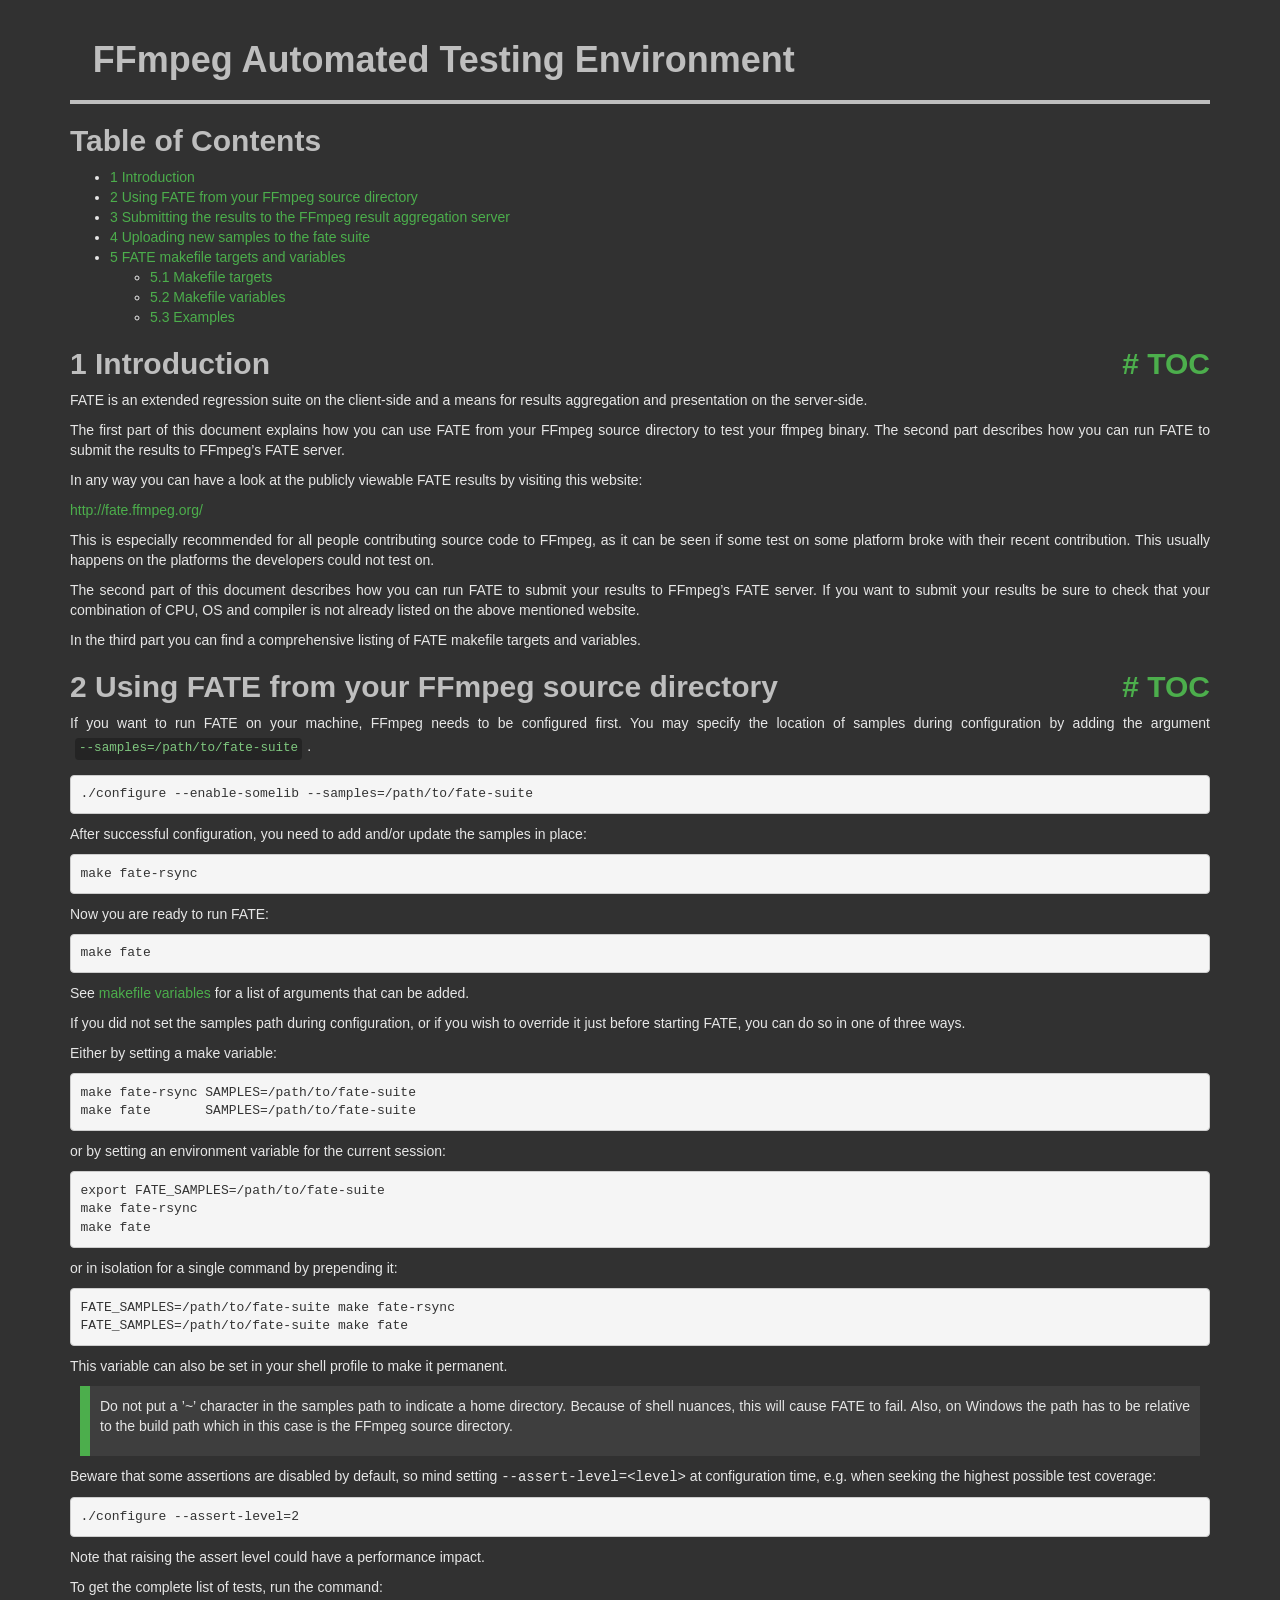
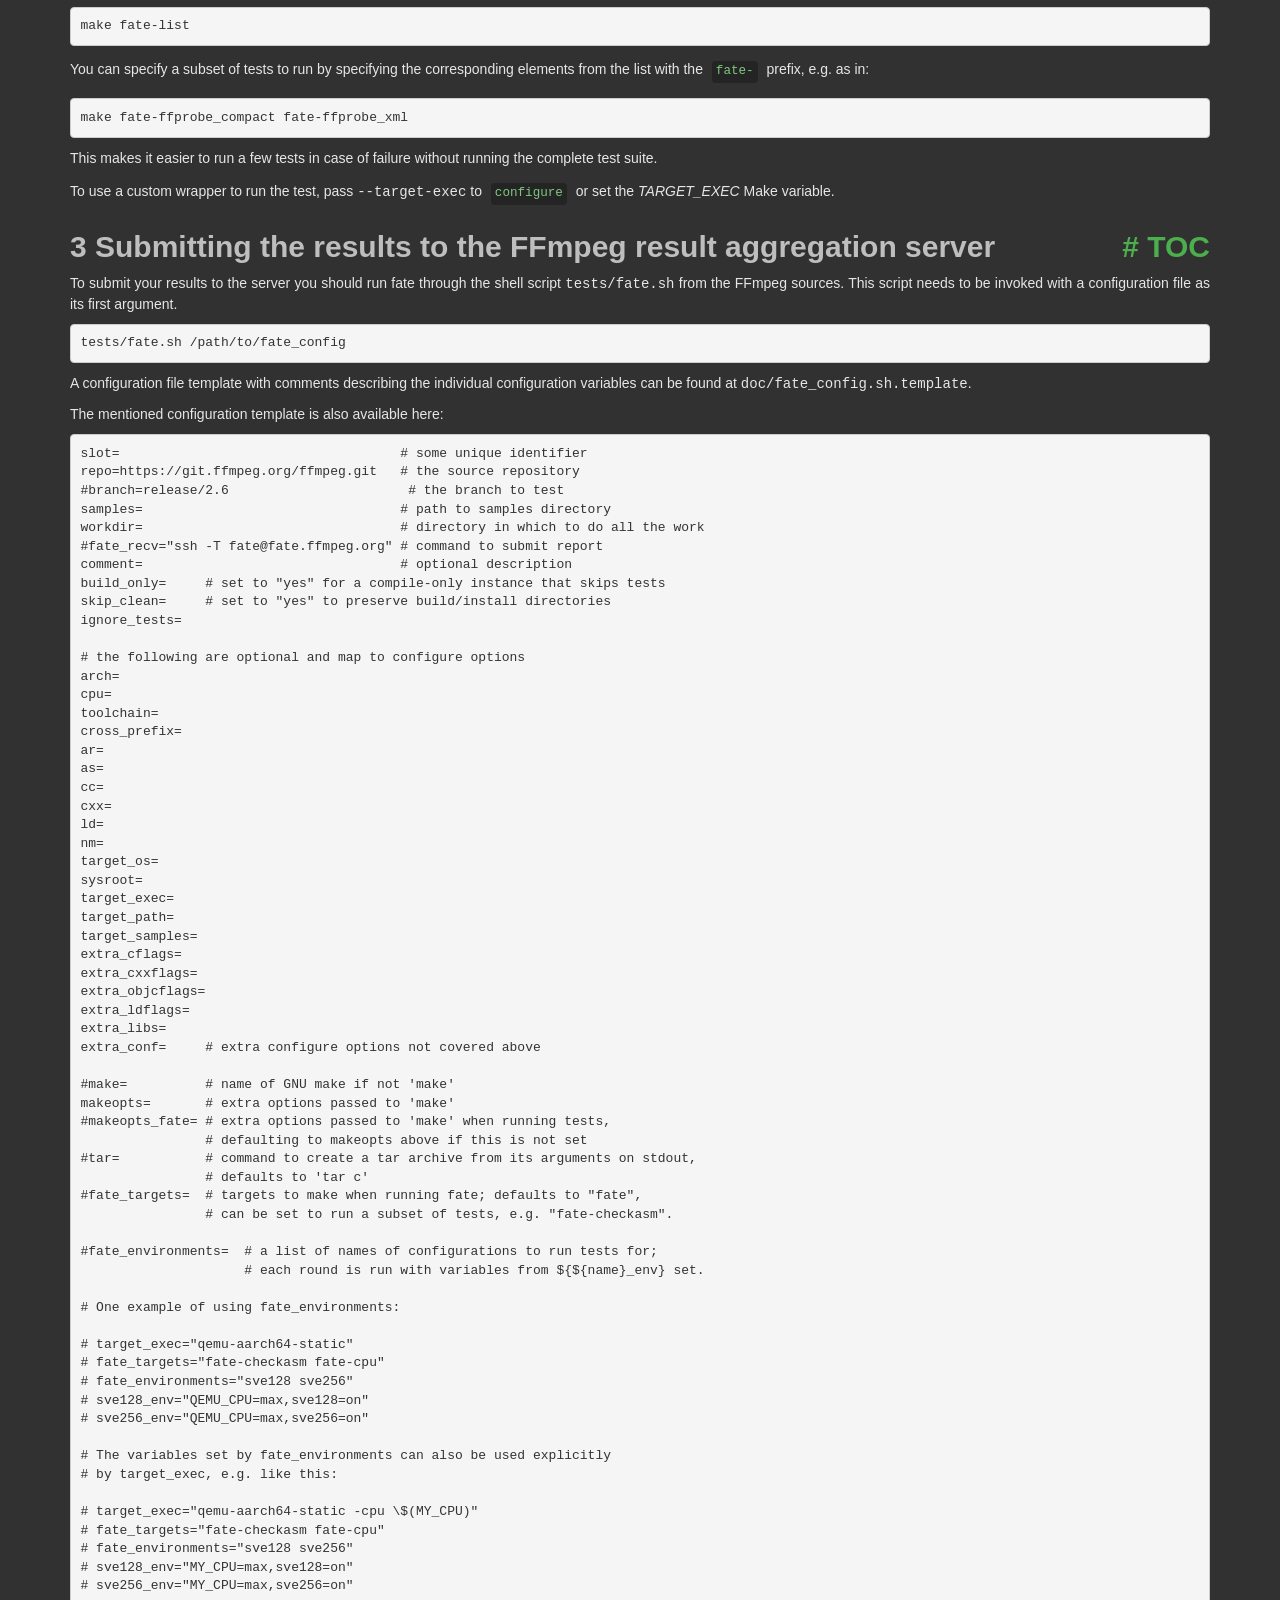
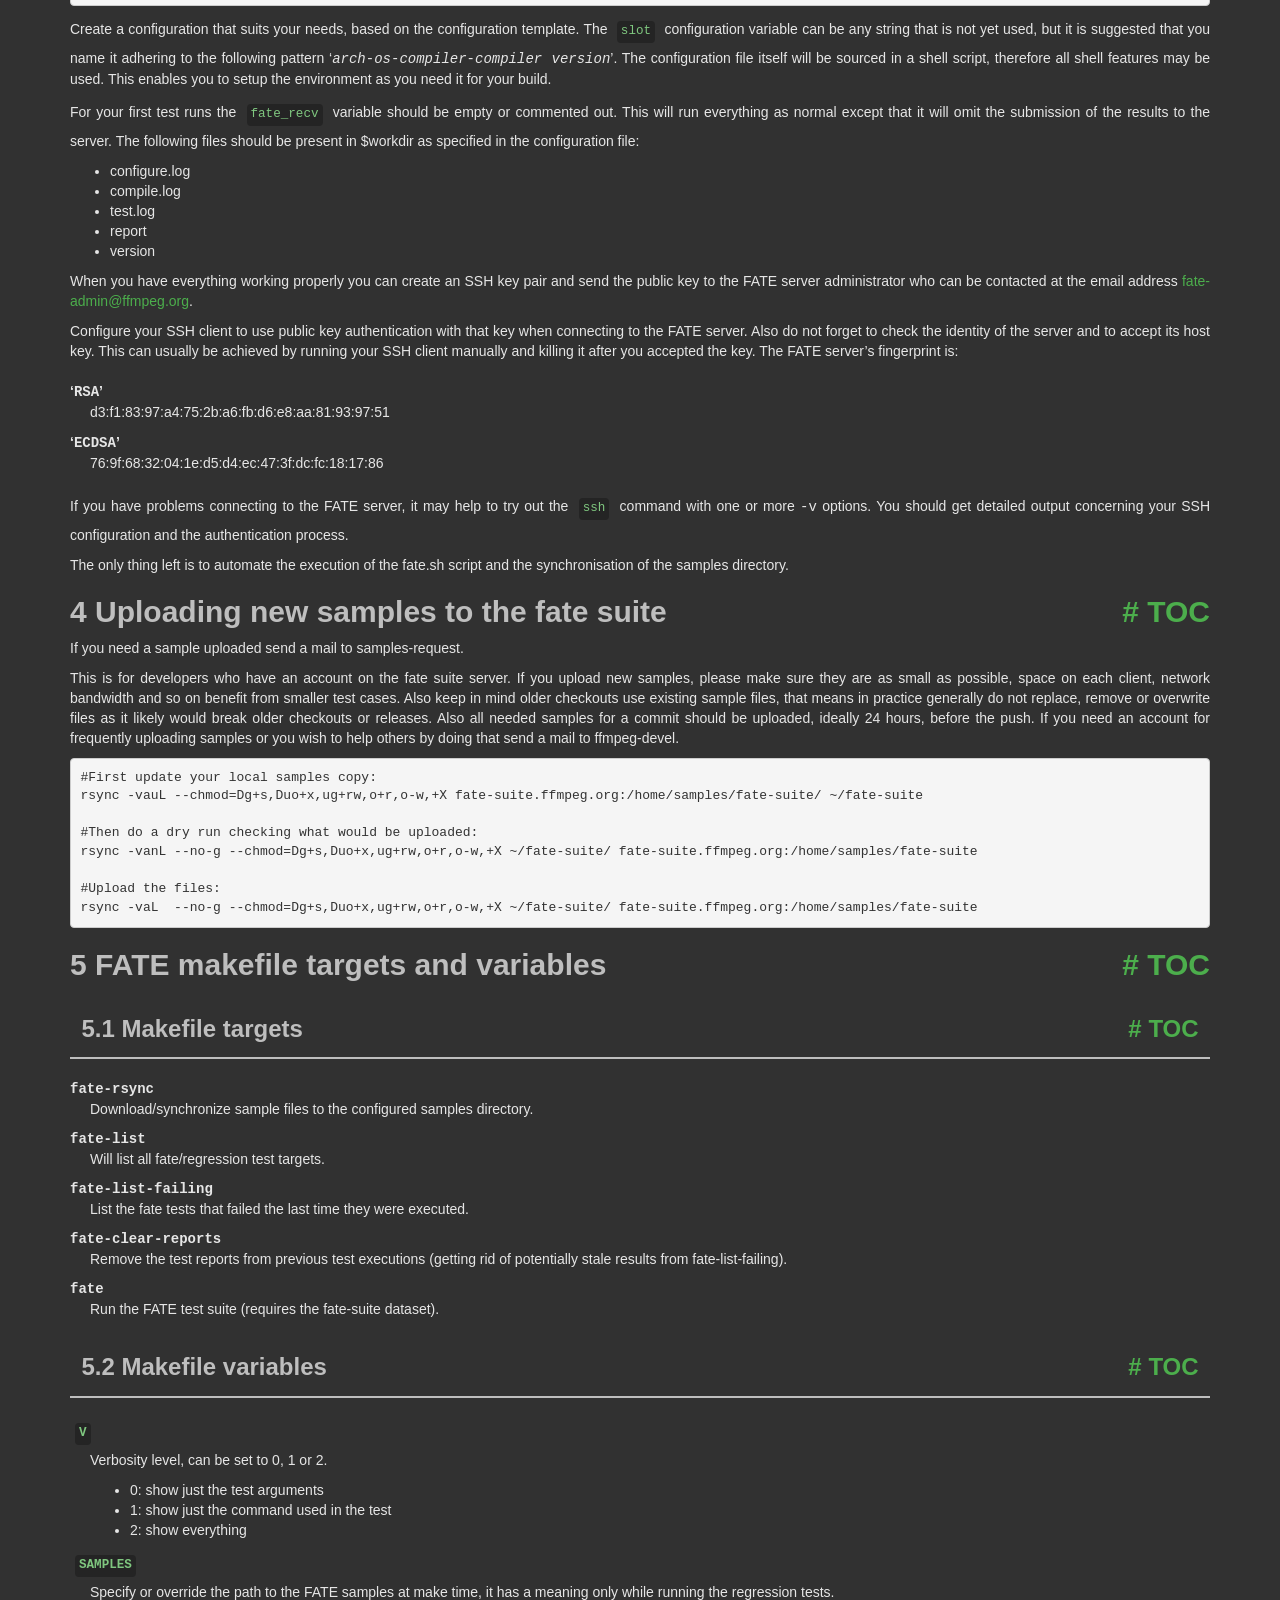
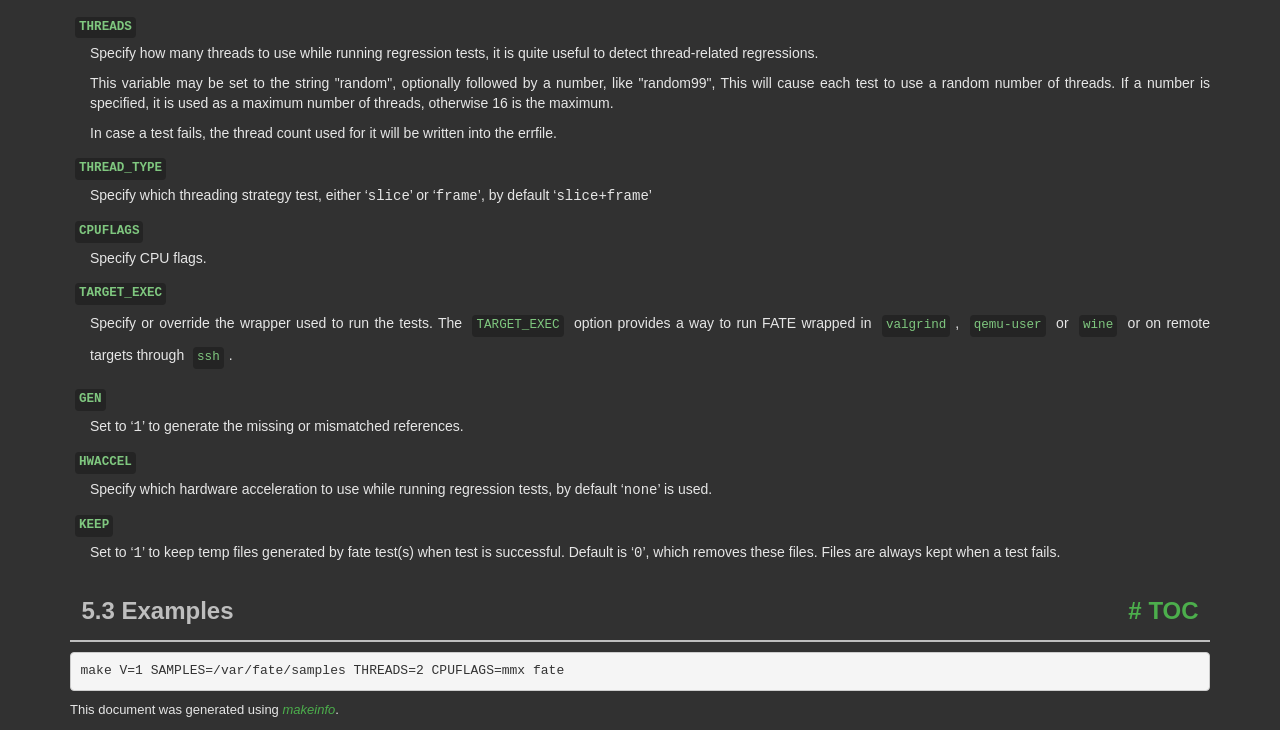
<file: ffmpeg/doc/fate.html>
<!DOCTYPE html PUBLIC "-//W3C//DTD HTML 4.01 Transitional//EN" "http://www.w3.org/TR/html4/loose.dtd">
<html>
<!-- Created by GNU Texinfo 7.2, https://www.gnu.org/software/texinfo/ -->
  <head>
    <meta charset="utf-8">
    <title>
      FFmpeg Automated Testing Environment
    </title>
    <meta name="viewport" content="width=device-width,initial-scale=1.0">
    <link rel="stylesheet" type="text/css" href="bootstrap.min.css">
    <link rel="stylesheet" type="text/css" href="style.min.css">
  </head>
  <body>
    <div class="container">
      <h1>
      FFmpeg Automated Testing Environment
      </h1>


<a name="Top"></a>
<a name="SEC_Top"></a>

<div class="region-contents" id="SEC_Contents">
<h2 class="contents-heading">Table of Contents</h2>

<div class="contents">

<ul class="toc-numbered-mark">
  <li><a id="toc-Introduction" href="#Introduction">1 Introduction</a></li>
  <li><a id="toc-Using-FATE-from-your-FFmpeg-source-directory" href="#Using-FATE-from-your-FFmpeg-source-directory">2 Using FATE from your FFmpeg source directory</a></li>
  <li><a id="toc-Submitting-the-results-to-the-FFmpeg-result-aggregation-server" href="#Submitting-the-results-to-the-FFmpeg-result-aggregation-server">3 Submitting the results to the FFmpeg result aggregation server</a></li>
  <li><a id="toc-Uploading-new-samples-to-the-fate-suite" href="#Uploading-new-samples-to-the-fate-suite">4 Uploading new samples to the fate suite</a></li>
  <li><a id="toc-FATE-makefile-targets-and-variables" href="#FATE-makefile-targets-and-variables">5 FATE makefile targets and variables</a>
  <ul class="toc-numbered-mark">
    <li><a id="toc-Makefile-targets" href="#Makefile-targets">5.1 Makefile targets</a></li>
    <li><a id="toc-Makefile-variables" href="#Makefile-variables">5.2 Makefile variables</a></li>
    <li><a id="toc-Examples" href="#Examples">5.3 Examples</a></li>
  </ul></li>
</ul>
</div>
</div>

<a name="Introduction"></a>
<h2 class="chapter">1 Introduction<span class="pull-right"><a class="anchor hidden-xs" href="#Introduction" aria-hidden="true">#</a> <a class="anchor hidden-xs"href="#toc-Introduction" aria-hidden="true">TOC</a></span></h2>

<p>FATE is an extended regression suite on the client-side and a means
for results aggregation and presentation on the server-side.
</p>
<p>The first part of this document explains how you can use FATE from
your FFmpeg source directory to test your ffmpeg binary. The second
part describes how you can run FATE to submit the results to FFmpeg&rsquo;s
FATE server.
</p>
<p>In any way you can have a look at the publicly viewable FATE results
by visiting this website:
</p>
<p><a class="url" href="http://fate.ffmpeg.org/">http://fate.ffmpeg.org/</a>
</p>
<p>This is especially recommended for all people contributing source
code to FFmpeg, as it can be seen if some test on some platform broke
with their recent contribution. This usually happens on the platforms
the developers could not test on.
</p>
<p>The second part of this document describes how you can run FATE to
submit your results to FFmpeg&rsquo;s FATE server. If you want to submit your
results be sure to check that your combination of CPU, OS and compiler
is not already listed on the above mentioned website.
</p>
<p>In the third part you can find a comprehensive listing of FATE makefile
targets and variables.
</p>

<a name="Using-FATE-from-your-FFmpeg-source-directory"></a>
<h2 class="chapter">2 Using FATE from your FFmpeg source directory<span class="pull-right"><a class="anchor hidden-xs" href="#Using-FATE-from-your-FFmpeg-source-directory" aria-hidden="true">#</a> <a class="anchor hidden-xs"href="#toc-Using-FATE-from-your-FFmpeg-source-directory" aria-hidden="true">TOC</a></span></h2>

<p>If you want to run FATE on your machine, FFmpeg needs to be configured first.
You may specify the location of samples during configuration by adding the
argument <code class="code">--samples=/path/to/fate-suite</code>.
</p>
<div class="example">
<pre class="example-preformatted">./configure --enable-somelib --samples=/path/to/fate-suite
</pre></div>

<p>After successful configuration, you need to add and/or update the samples in place:
</p>
<div class="example">
<pre class="example-preformatted">make fate-rsync
</pre></div>

<p>Now you are ready to run FATE:
</p>
<div class="example">
<pre class="example-preformatted">make fate
</pre></div>

<p>See <a class="ref" href="#makefile-variables">makefile variables</a> for a list of arguments that can be added.
</p>
<p>If you did not set the samples path during configuration, or if you wish to
override it just before starting FATE, you can do so in one of three ways.
</p>
<p>Either by setting a make variable:
</p>
<div class="example">
<pre class="example-preformatted">make fate-rsync SAMPLES=/path/to/fate-suite
make fate       SAMPLES=/path/to/fate-suite
</pre></div>

<p>or by setting an environment variable for the current session:
</p>
<div class="example">
<pre class="example-preformatted">export FATE_SAMPLES=/path/to/fate-suite
make fate-rsync
make fate
</pre></div>

<p>or in isolation for a single command by prepending it:
</p>
<div class="example">
<pre class="example-preformatted">FATE_SAMPLES=/path/to/fate-suite make fate-rsync
FATE_SAMPLES=/path/to/fate-suite make fate
</pre></div>

<p>This variable can also be set in your shell profile to make it permanent.
</p>
<div class="info">
<p>Do not put a &rsquo;~&rsquo; character in the samples path to indicate a home
directory. Because of shell nuances, this will cause FATE to fail.
Also, on Windows the path has to be relative to the build path
which in this case is the FFmpeg source directory.
</p></div>
<p>Beware that some assertions are disabled by default, so mind setting
<samp class="option">--assert-level=&lt;level&gt;</samp> at configuration time, e.g. when seeking
the highest possible test coverage:
</p><div class="example">
<pre class="example-preformatted">./configure --assert-level=2
</pre></div>
<p>Note that raising the assert level could have a performance impact.
</p>
<p>To get the complete list of tests, run the command:
</p><div class="example">
<pre class="example-preformatted">make fate-list
</pre></div>

<p>You can specify a subset of tests to run by specifying the
corresponding elements from the list with the <code class="code">fate-</code> prefix,
e.g. as in:
</p><div class="example">
<pre class="example-preformatted">make fate-ffprobe_compact fate-ffprobe_xml
</pre></div>

<p>This makes it easier to run a few tests in case of failure without
running the complete test suite.
</p>
<p>To use a custom wrapper to run the test, pass <samp class="option">--target-exec</samp> to
<code class="command">configure</code> or set the <var class="var">TARGET_EXEC</var> Make variable.
</p>

<a name="Submitting-the-results-to-the-FFmpeg-result-aggregation-server"></a>
<h2 class="chapter">3 Submitting the results to the FFmpeg result aggregation server<span class="pull-right"><a class="anchor hidden-xs" href="#Submitting-the-results-to-the-FFmpeg-result-aggregation-server" aria-hidden="true">#</a> <a class="anchor hidden-xs"href="#toc-Submitting-the-results-to-the-FFmpeg-result-aggregation-server" aria-hidden="true">TOC</a></span></h2>

<p>To submit your results to the server you should run fate through the
shell script <samp class="file">tests/fate.sh</samp> from the FFmpeg sources. This script needs
to be invoked with a configuration file as its first argument.
</p>
<div class="example">
<pre class="example-preformatted">tests/fate.sh /path/to/fate_config
</pre></div>

<p>A configuration file template with comments describing the individual
configuration variables can be found at <samp class="file">doc/fate_config.sh.template</samp>.
</p>
<p>The mentioned configuration template is also available here:
</p><pre class="verbatim">slot=                                    # some unique identifier
repo=https://git.ffmpeg.org/ffmpeg.git   # the source repository
#branch=release/2.6                       # the branch to test
samples=                                 # path to samples directory
workdir=                                 # directory in which to do all the work
#fate_recv=&quot;ssh -T fate@fate.ffmpeg.org&quot; # command to submit report
comment=                                 # optional description
build_only=     # set to &quot;yes&quot; for a compile-only instance that skips tests
skip_clean=     # set to &quot;yes&quot; to preserve build/install directories
ignore_tests=

# the following are optional and map to configure options
arch=
cpu=
toolchain=
cross_prefix=
ar=
as=
cc=
cxx=
ld=
nm=
target_os=
sysroot=
target_exec=
target_path=
target_samples=
extra_cflags=
extra_cxxflags=
extra_objcflags=
extra_ldflags=
extra_libs=
extra_conf=     # extra configure options not covered above

#make=          # name of GNU make if not 'make'
makeopts=       # extra options passed to 'make'
#makeopts_fate= # extra options passed to 'make' when running tests,
                # defaulting to makeopts above if this is not set
#tar=           # command to create a tar archive from its arguments on stdout,
                # defaults to 'tar c'
#fate_targets=  # targets to make when running fate; defaults to &quot;fate&quot;,
                # can be set to run a subset of tests, e.g. &quot;fate-checkasm&quot;.

#fate_environments=  # a list of names of configurations to run tests for;
                     # each round is run with variables from ${${name}_env} set.

# One example of using fate_environments:

# target_exec=&quot;qemu-aarch64-static&quot;
# fate_targets=&quot;fate-checkasm fate-cpu&quot;
# fate_environments=&quot;sve128 sve256&quot;
# sve128_env=&quot;QEMU_CPU=max,sve128=on&quot;
# sve256_env=&quot;QEMU_CPU=max,sve256=on&quot;

# The variables set by fate_environments can also be used explicitly
# by target_exec, e.g. like this:

# target_exec=&quot;qemu-aarch64-static -cpu \$(MY_CPU)&quot;
# fate_targets=&quot;fate-checkasm fate-cpu&quot;
# fate_environments=&quot;sve128 sve256&quot;
# sve128_env=&quot;MY_CPU=max,sve128=on&quot;
# sve256_env=&quot;MY_CPU=max,sve256=on&quot;
</pre>
<p>Create a configuration that suits your needs, based on the configuration
template. The <code class="env">slot</code> configuration variable can be any string that is not
yet used, but it is suggested that you name it adhering to the following
pattern &lsquo;<samp class="samp"><var class="var">arch</var>-<var class="var">os</var>-<var class="var">compiler</var>-<var class="var">compiler version</var></samp>&rsquo;. The
configuration file itself will be sourced in a shell script, therefore all
shell features may be used. This enables you to setup the environment as you
need it for your build.
</p>
<p>For your first test runs the <code class="env">fate_recv</code> variable should be empty or
commented out. This will run everything as normal except that it will omit
the submission of the results to the server. The following files should be
present in $workdir as specified in the configuration file:
</p>
<ul class="itemize mark-bullet">
<li>configure.log
    </li><li>compile.log
    </li><li>test.log
    </li><li>report
    </li><li>version
</li></ul>

<p>When you have everything working properly you can create an SSH key pair
and send the public key to the FATE server administrator who can be contacted
at the email address <a class="email" href="mailto:fate-admin@ffmpeg.org">fate-admin@ffmpeg.org</a>.
</p>
<p>Configure your SSH client to use public key authentication with that key
when connecting to the FATE server. Also do not forget to check the identity
of the server and to accept its host key. This can usually be achieved by
running your SSH client manually and killing it after you accepted the key.
The FATE server&rsquo;s fingerprint is:
</p>
<dl class="table">
<dt>&lsquo;<samp class="samp">RSA</samp>&rsquo;</dt>
<dd><p>d3:f1:83:97:a4:75:2b:a6:fb:d6:e8:aa:81:93:97:51
</p></dd>
<dt>&lsquo;<samp class="samp">ECDSA</samp>&rsquo;</dt>
<dd><p>76:9f:68:32:04:1e:d5:d4:ec:47:3f:dc:fc:18:17:86
</p></dd>
</dl>

<p>If you have problems connecting to the FATE server, it may help to try out
the <code class="command">ssh</code> command with one or more <samp class="option">-v</samp> options. You should
get detailed output concerning your SSH configuration and the authentication
process.
</p>
<p>The only thing left is to automate the execution of the fate.sh script and
the synchronisation of the samples directory.
</p>
<a name="Uploading-new-samples-to-the-fate-suite"></a>
<h2 class="chapter">4 Uploading new samples to the fate suite<span class="pull-right"><a class="anchor hidden-xs" href="#Uploading-new-samples-to-the-fate-suite" aria-hidden="true">#</a> <a class="anchor hidden-xs"href="#toc-Uploading-new-samples-to-the-fate-suite" aria-hidden="true">TOC</a></span></h2>

<p>If you need a sample uploaded send a mail to samples-request.
</p>
<p>This is for developers who have an account on the fate suite server.
If you upload new samples, please make sure they are as small as possible,
space on each client, network bandwidth and so on benefit from smaller test cases.
Also keep in mind older checkouts use existing sample files, that means in
practice generally do not replace, remove or overwrite files as it likely would
break older checkouts or releases.
Also all needed samples for a commit should be uploaded, ideally 24
hours, before the push.
If you need an account for frequently uploading samples or you wish to help
others by doing that send a mail to ffmpeg-devel.
</p>
<div class="example">
<pre class="example-preformatted">#First update your local samples copy:
rsync -vauL --chmod=Dg+s,Duo+x,ug+rw,o+r,o-w,+X fate-suite.ffmpeg.org:/home/samples/fate-suite/ ~/fate-suite

#Then do a dry run checking what would be uploaded:
rsync -vanL --no-g --chmod=Dg+s,Duo+x,ug+rw,o+r,o-w,+X ~/fate-suite/ fate-suite.ffmpeg.org:/home/samples/fate-suite

#Upload the files:
rsync -vaL  --no-g --chmod=Dg+s,Duo+x,ug+rw,o+r,o-w,+X ~/fate-suite/ fate-suite.ffmpeg.org:/home/samples/fate-suite
</pre></div>


<a name="FATE-makefile-targets-and-variables"></a>
<h2 class="chapter">5 FATE makefile targets and variables<span class="pull-right"><a class="anchor hidden-xs" href="#FATE-makefile-targets-and-variables" aria-hidden="true">#</a> <a class="anchor hidden-xs"href="#toc-FATE-makefile-targets-and-variables" aria-hidden="true">TOC</a></span></h2>

<a name="Makefile-targets"></a>
<h3 class="section">5.1 Makefile targets<span class="pull-right"><a class="anchor hidden-xs" href="#Makefile-targets" aria-hidden="true">#</a> <a class="anchor hidden-xs"href="#toc-Makefile-targets" aria-hidden="true">TOC</a></span></h3>

<dl class="table">
<dt><samp class="option">fate-rsync</samp></dt>
<dd><p>Download/synchronize sample files to the configured samples directory.
</p>
</dd>
<dt><samp class="option">fate-list</samp></dt>
<dd><p>Will list all fate/regression test targets.
</p>
</dd>
<dt><samp class="option">fate-list-failing</samp></dt>
<dd><p>List the fate tests that failed the last time they were executed.
</p>
</dd>
<dt><samp class="option">fate-clear-reports</samp></dt>
<dd><p>Remove the test reports from previous test executions (getting rid of
potentially stale results from fate-list-failing).
</p>
</dd>
<dt><samp class="option">fate</samp></dt>
<dd><p>Run the FATE test suite (requires the fate-suite dataset).
</p></dd>
</dl>

<a name="Makefile-variables"></a>
<h3 class="section">5.2 Makefile variables<span class="pull-right"><a class="anchor hidden-xs" href="#Makefile-variables" aria-hidden="true">#</a> <a class="anchor hidden-xs"href="#toc-Makefile-variables" aria-hidden="true">TOC</a></span></h3>
<a class="anchor" id="makefile-variables"></a>
<dl class="table">
<dt><code class="env">V</code></dt>
<dd><p>Verbosity level, can be set to 0, 1 or 2.
    </p><ul class="itemize mark-bullet">
<li>0: show just the test arguments
        </li><li>1: show just the command used in the test
        </li><li>2: show everything
    </li></ul>

</dd>
<dt><code class="env">SAMPLES</code></dt>
<dd><p>Specify or override the path to the FATE samples at make time, it has a
meaning only while running the regression tests.
</p>
</dd>
<dt><code class="env">THREADS</code></dt>
<dd><p>Specify how many threads to use while running regression tests, it is
quite useful to detect thread-related regressions.
</p>
<p>This variable may be set to the string &quot;random&quot;, optionally followed by a
number, like &quot;random99&quot;, This will cause each test to use a random number of
threads. If a number is specified, it is used as a maximum number of threads,
otherwise 16 is the maximum.
</p>
<p>In case a test fails, the thread count used for it will be written into the
errfile.
</p>
</dd>
<dt><code class="env">THREAD_TYPE</code></dt>
<dd><p>Specify which threading strategy test, either &lsquo;<samp class="samp">slice</samp>&rsquo; or &lsquo;<samp class="samp">frame</samp>&rsquo;,
by default &lsquo;<samp class="samp">slice+frame</samp>&rsquo;
</p>
</dd>
<dt><code class="env">CPUFLAGS</code></dt>
<dd><p>Specify CPU flags.
</p>
</dd>
<dt><code class="env">TARGET_EXEC</code></dt>
<dd><p>Specify or override the wrapper used to run the tests.
The <code class="env">TARGET_EXEC</code> option provides a way to run FATE wrapped in
<code class="command">valgrind</code>, <code class="command">qemu-user</code> or <code class="command">wine</code> or on remote targets
through <code class="command">ssh</code>.
</p>
</dd>
<dt><code class="env">GEN</code></dt>
<dd><p>Set to &lsquo;<samp class="samp">1</samp>&rsquo; to generate the missing or mismatched references.
</p>
</dd>
<dt><code class="env">HWACCEL</code></dt>
<dd><p>Specify which hardware acceleration to use while running regression tests,
by default &lsquo;<samp class="samp">none</samp>&rsquo; is used.
</p>
</dd>
<dt><code class="env">KEEP</code></dt>
<dd><p>Set to &lsquo;<samp class="samp">1</samp>&rsquo; to keep temp files generated by fate test(s) when test is successful.
Default is &lsquo;<samp class="samp">0</samp>&rsquo;, which removes these files. Files are always kept when a test
fails.
</p>
</dd>
</dl>

<a name="Examples"></a>
<h3 class="section">5.3 Examples<span class="pull-right"><a class="anchor hidden-xs" href="#Examples" aria-hidden="true">#</a> <a class="anchor hidden-xs"href="#toc-Examples" aria-hidden="true">TOC</a></span></h3>

<div class="example">
<pre class="example-preformatted">make V=1 SAMPLES=/var/fate/samples THREADS=2 CPUFLAGS=mmx fate
</pre></div>
      <p style="font-size: small;">
        This document was generated using <a class="uref" href="https://www.gnu.org/software/texinfo/"><em class="emph">makeinfo</em></a>.
      </p>
    </div>
  </body>
</html>
</file>
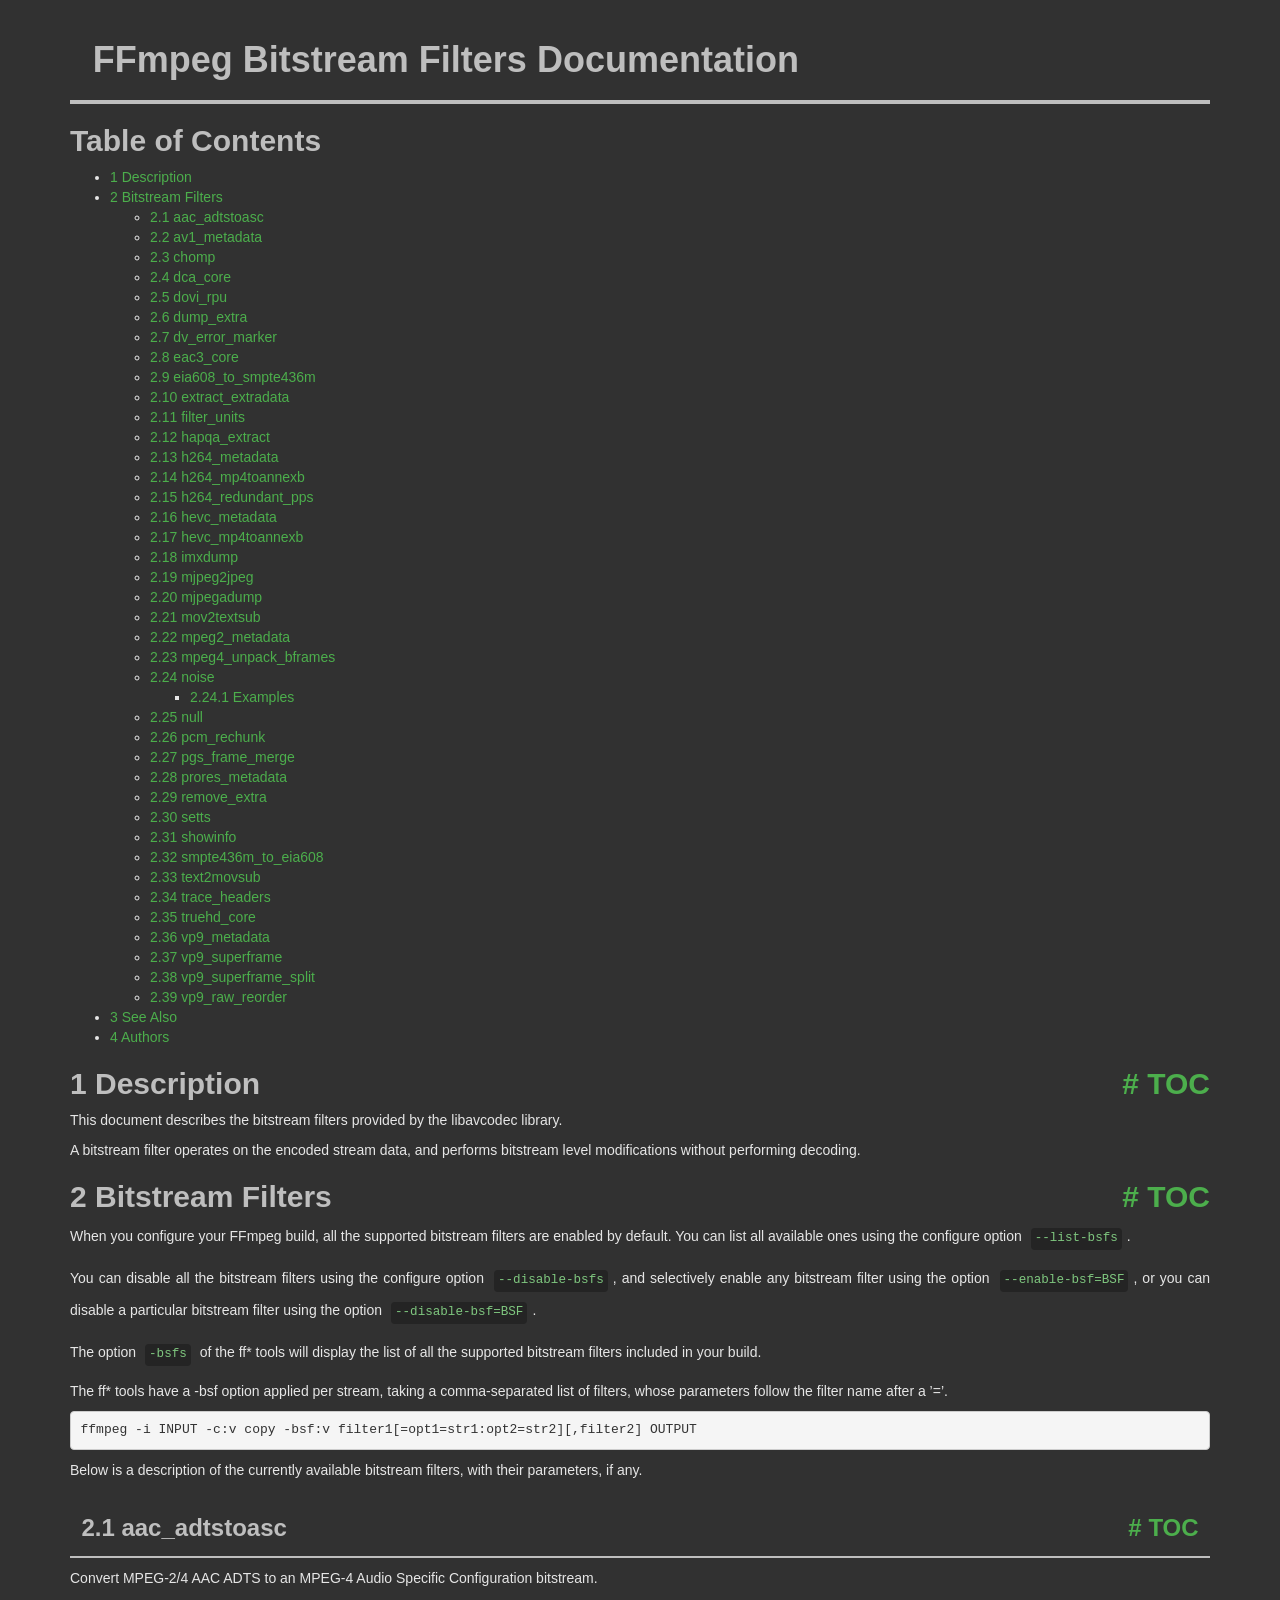
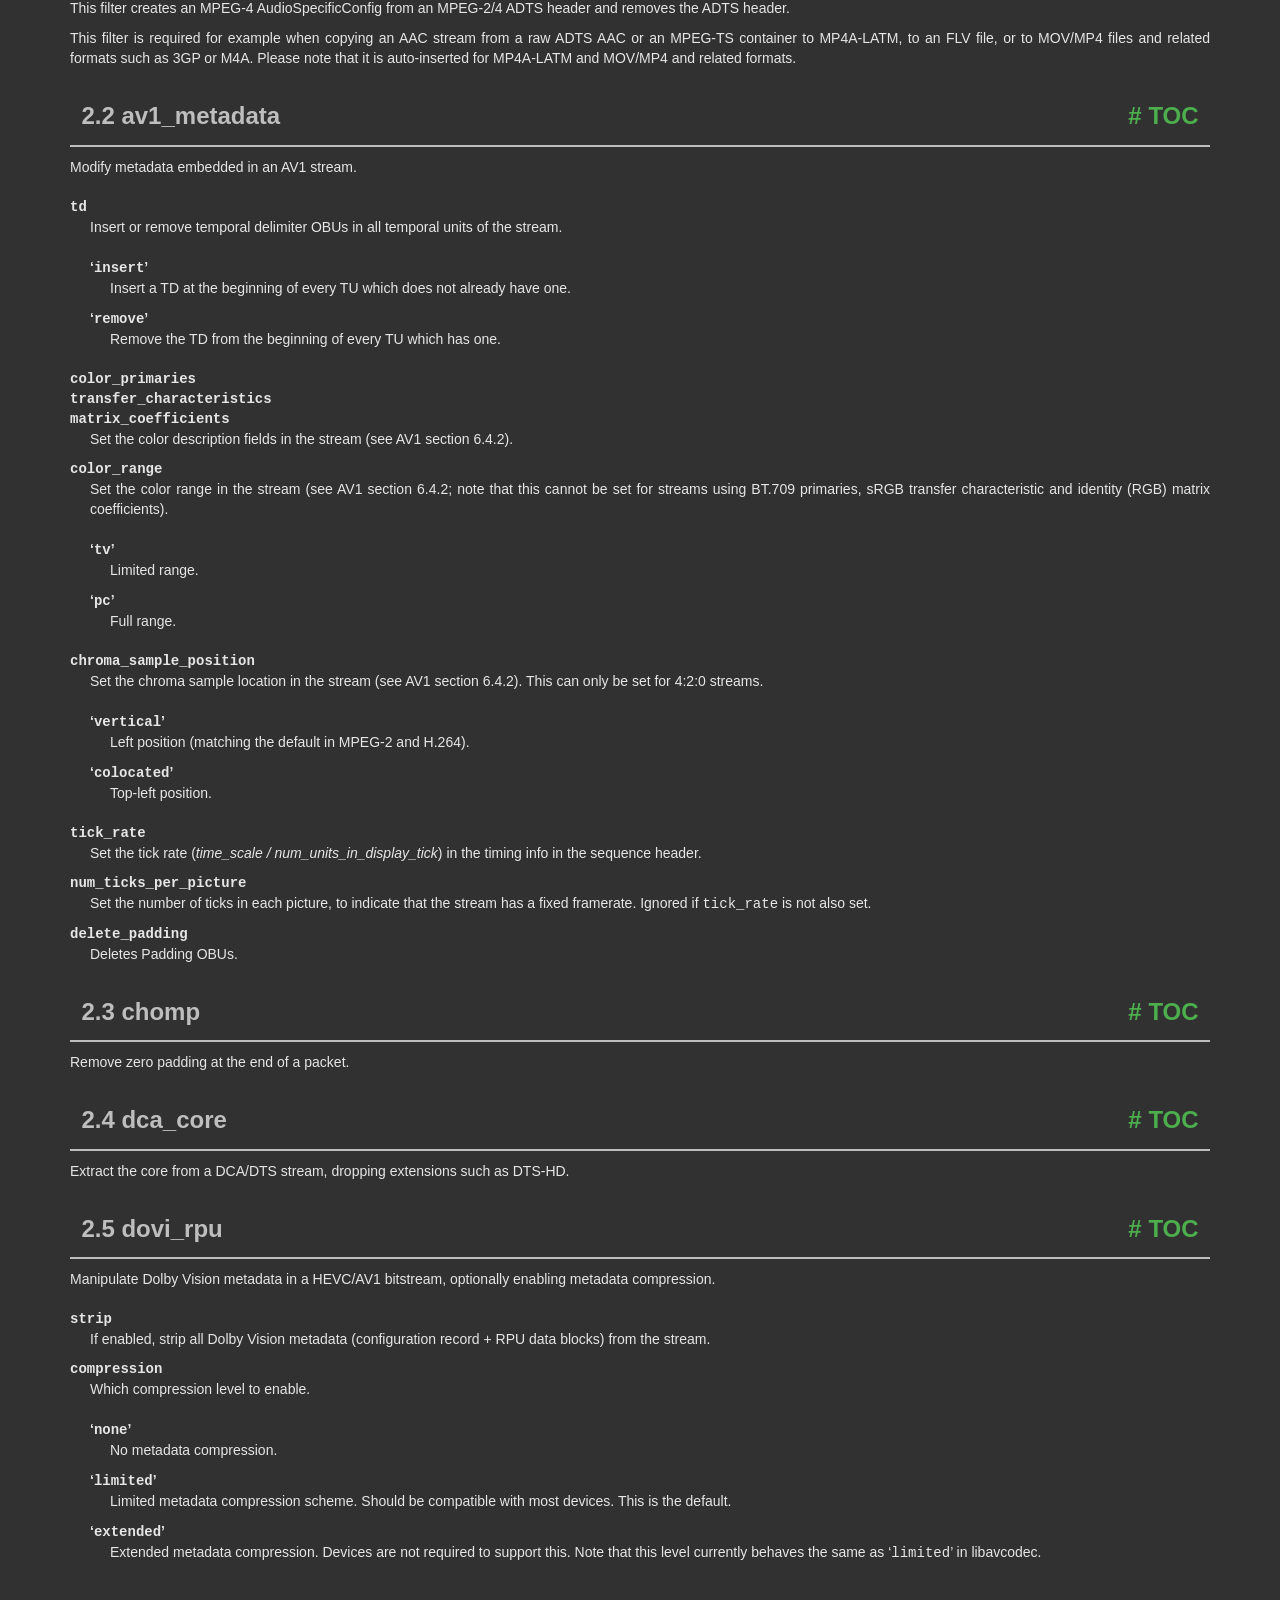
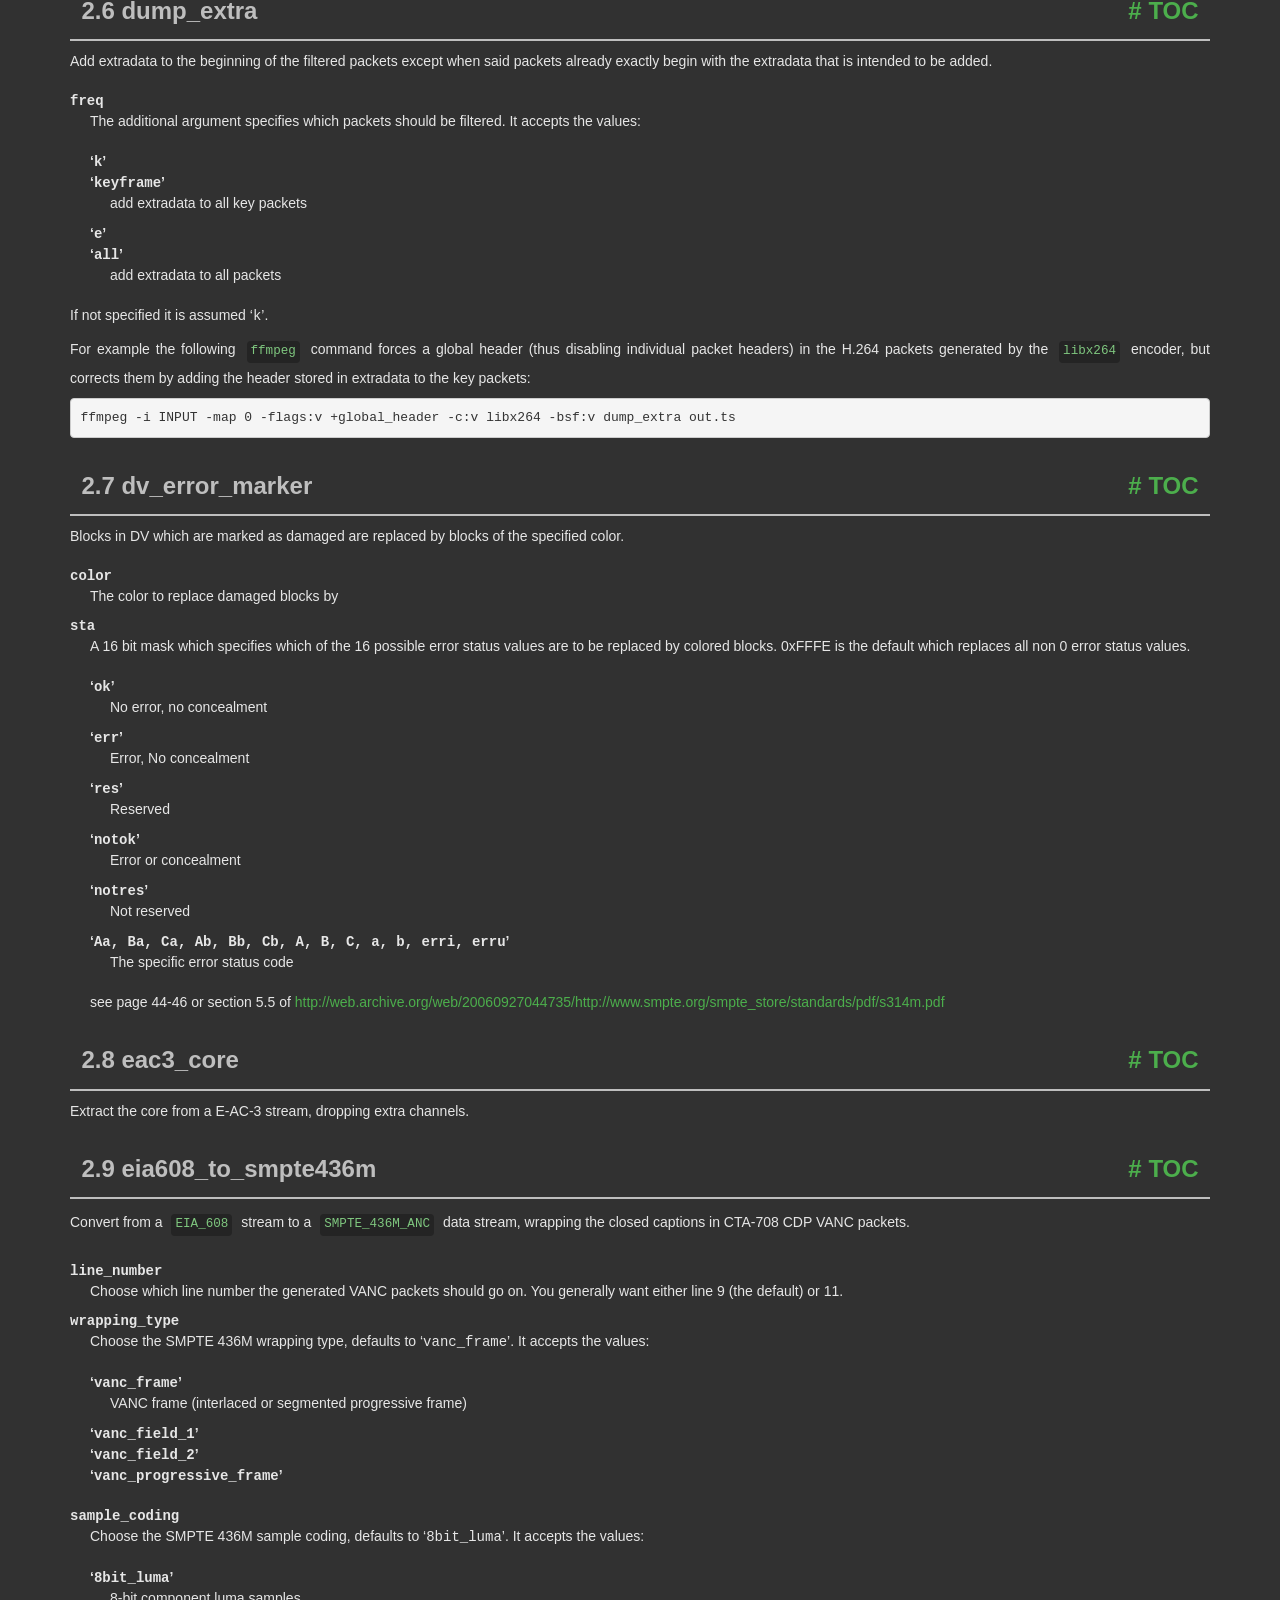
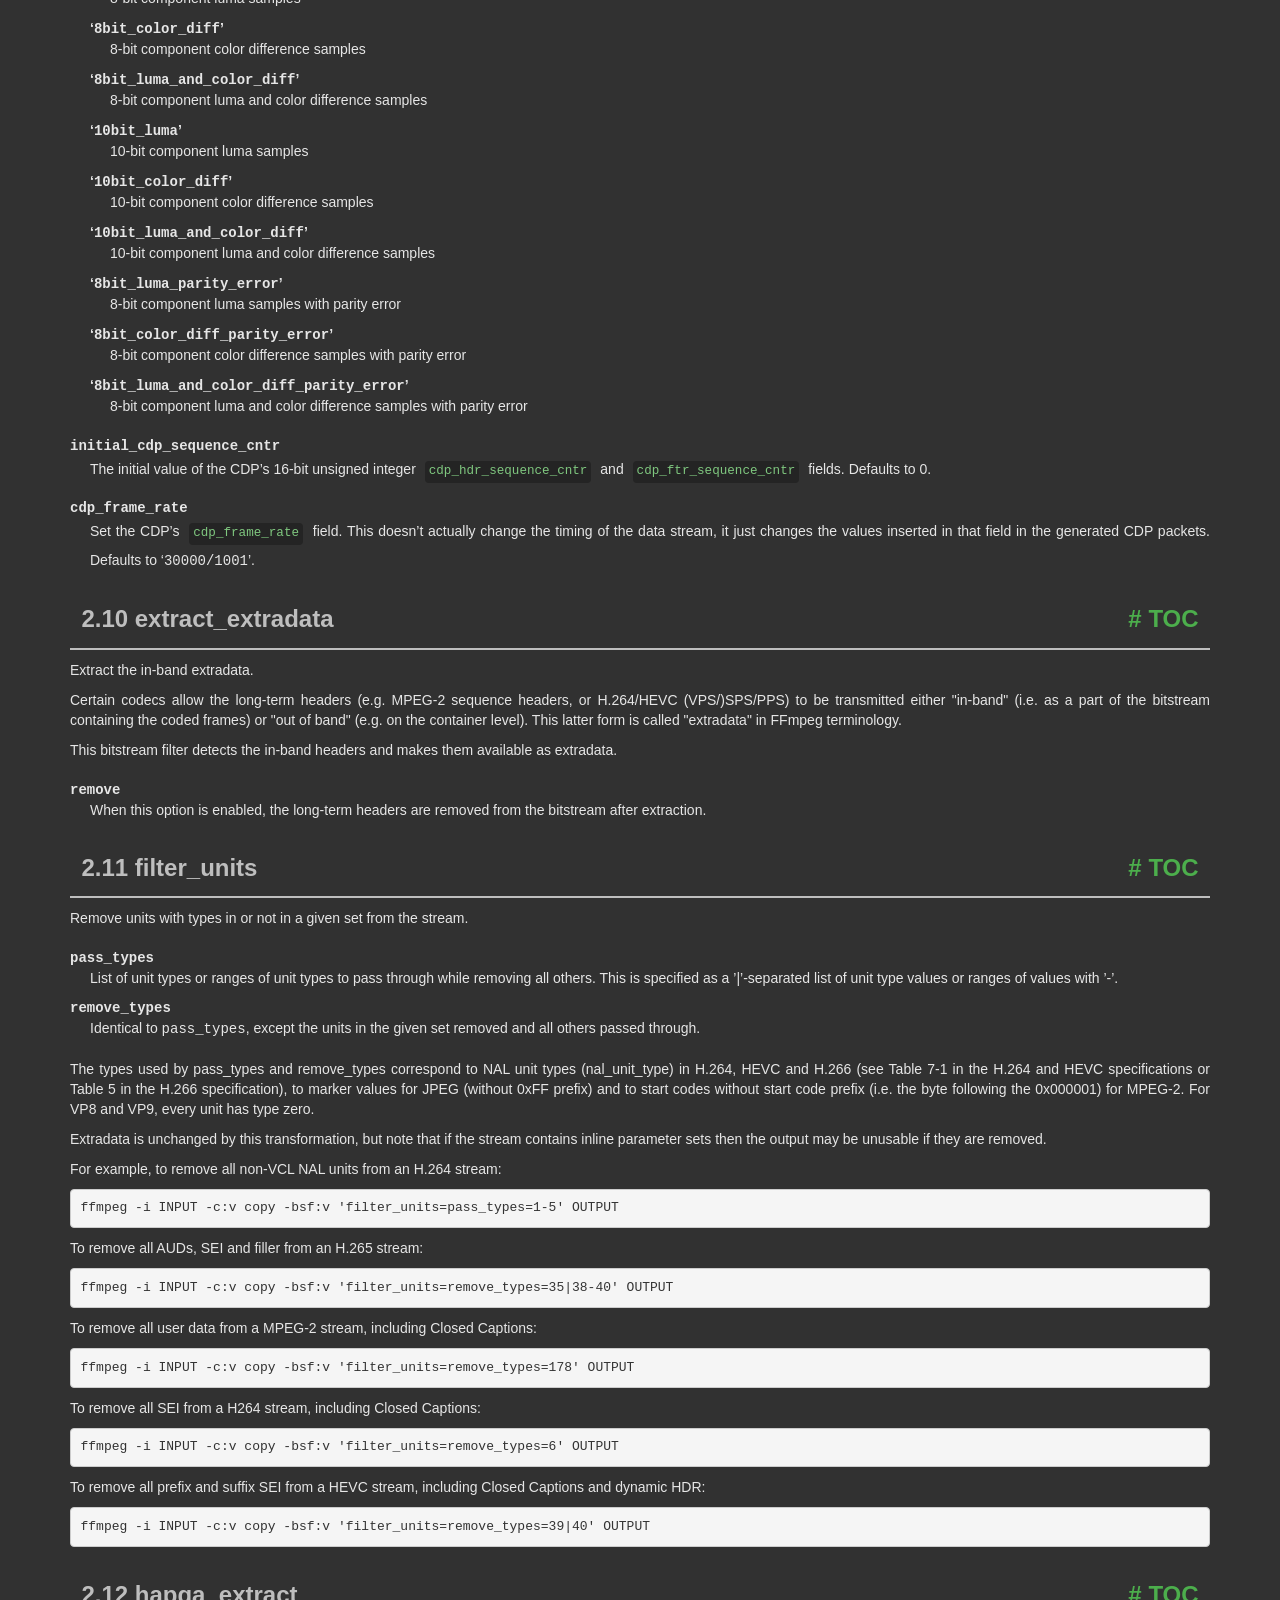
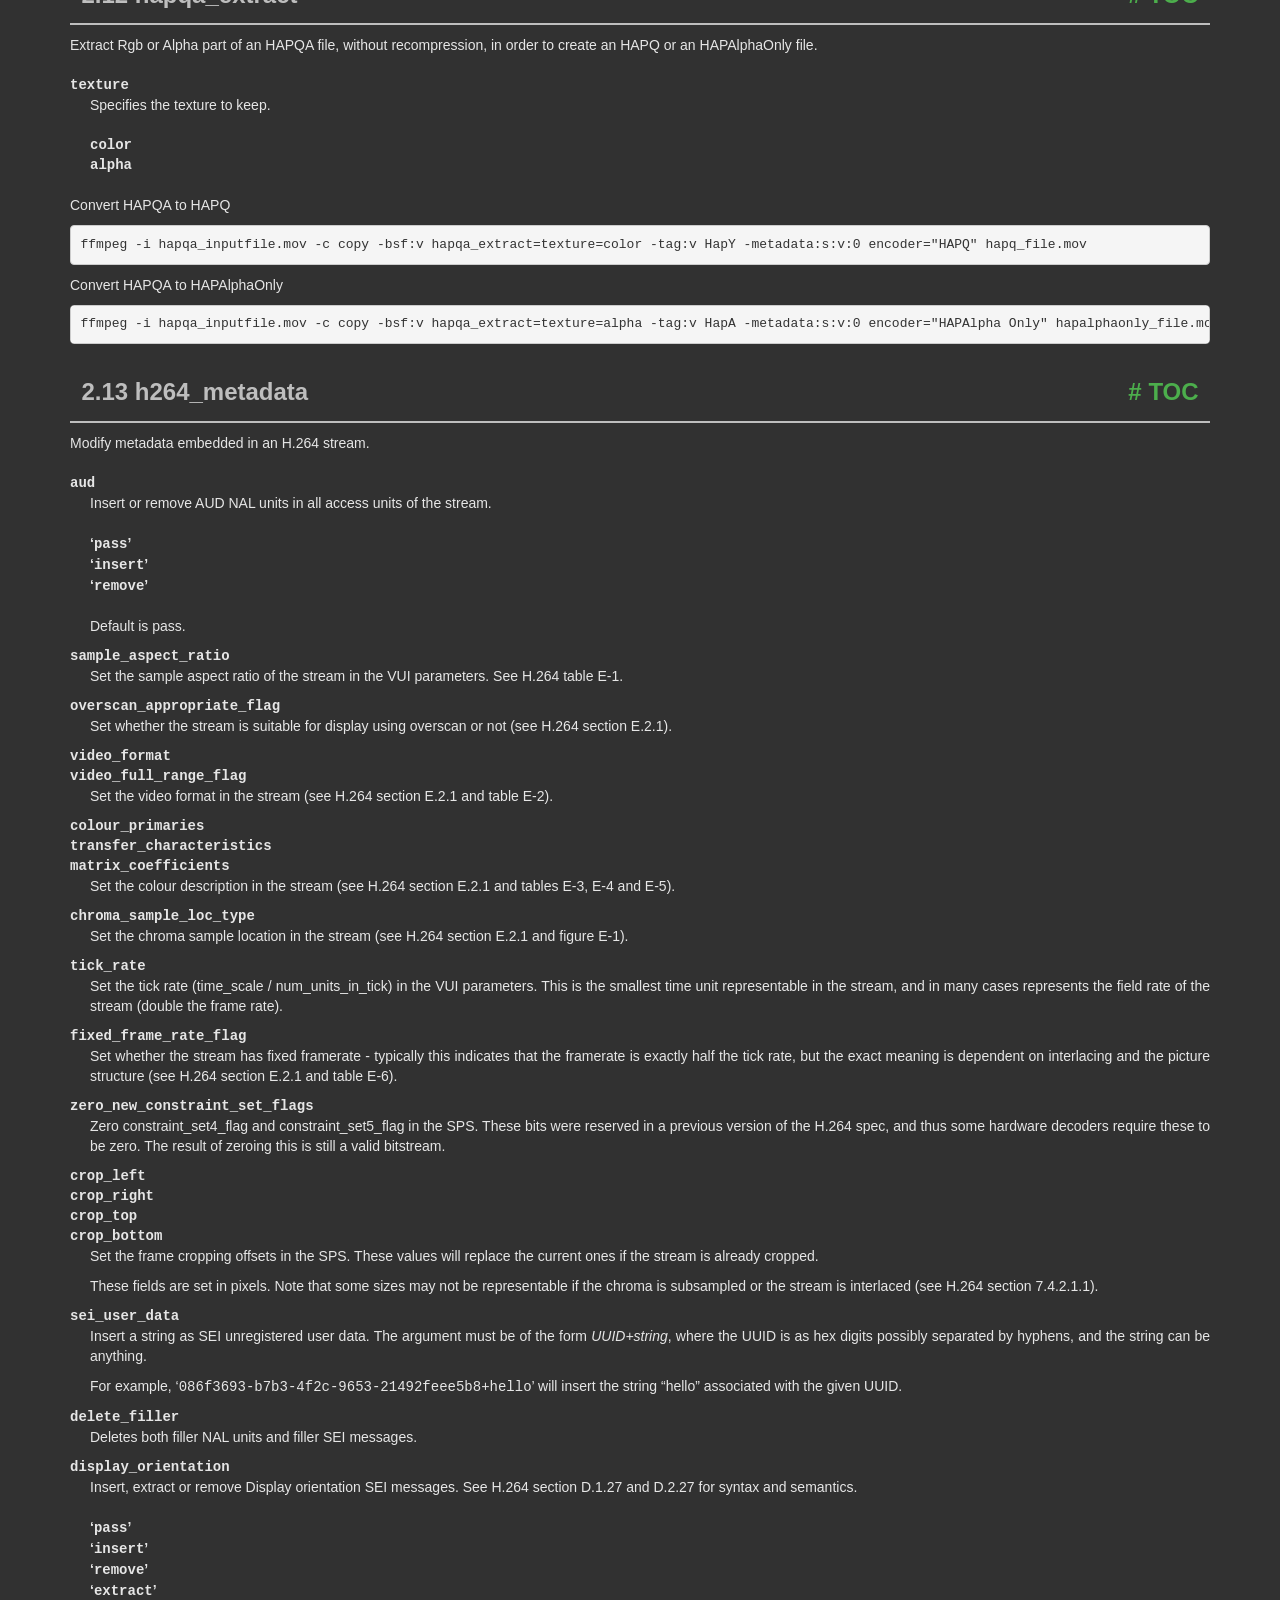
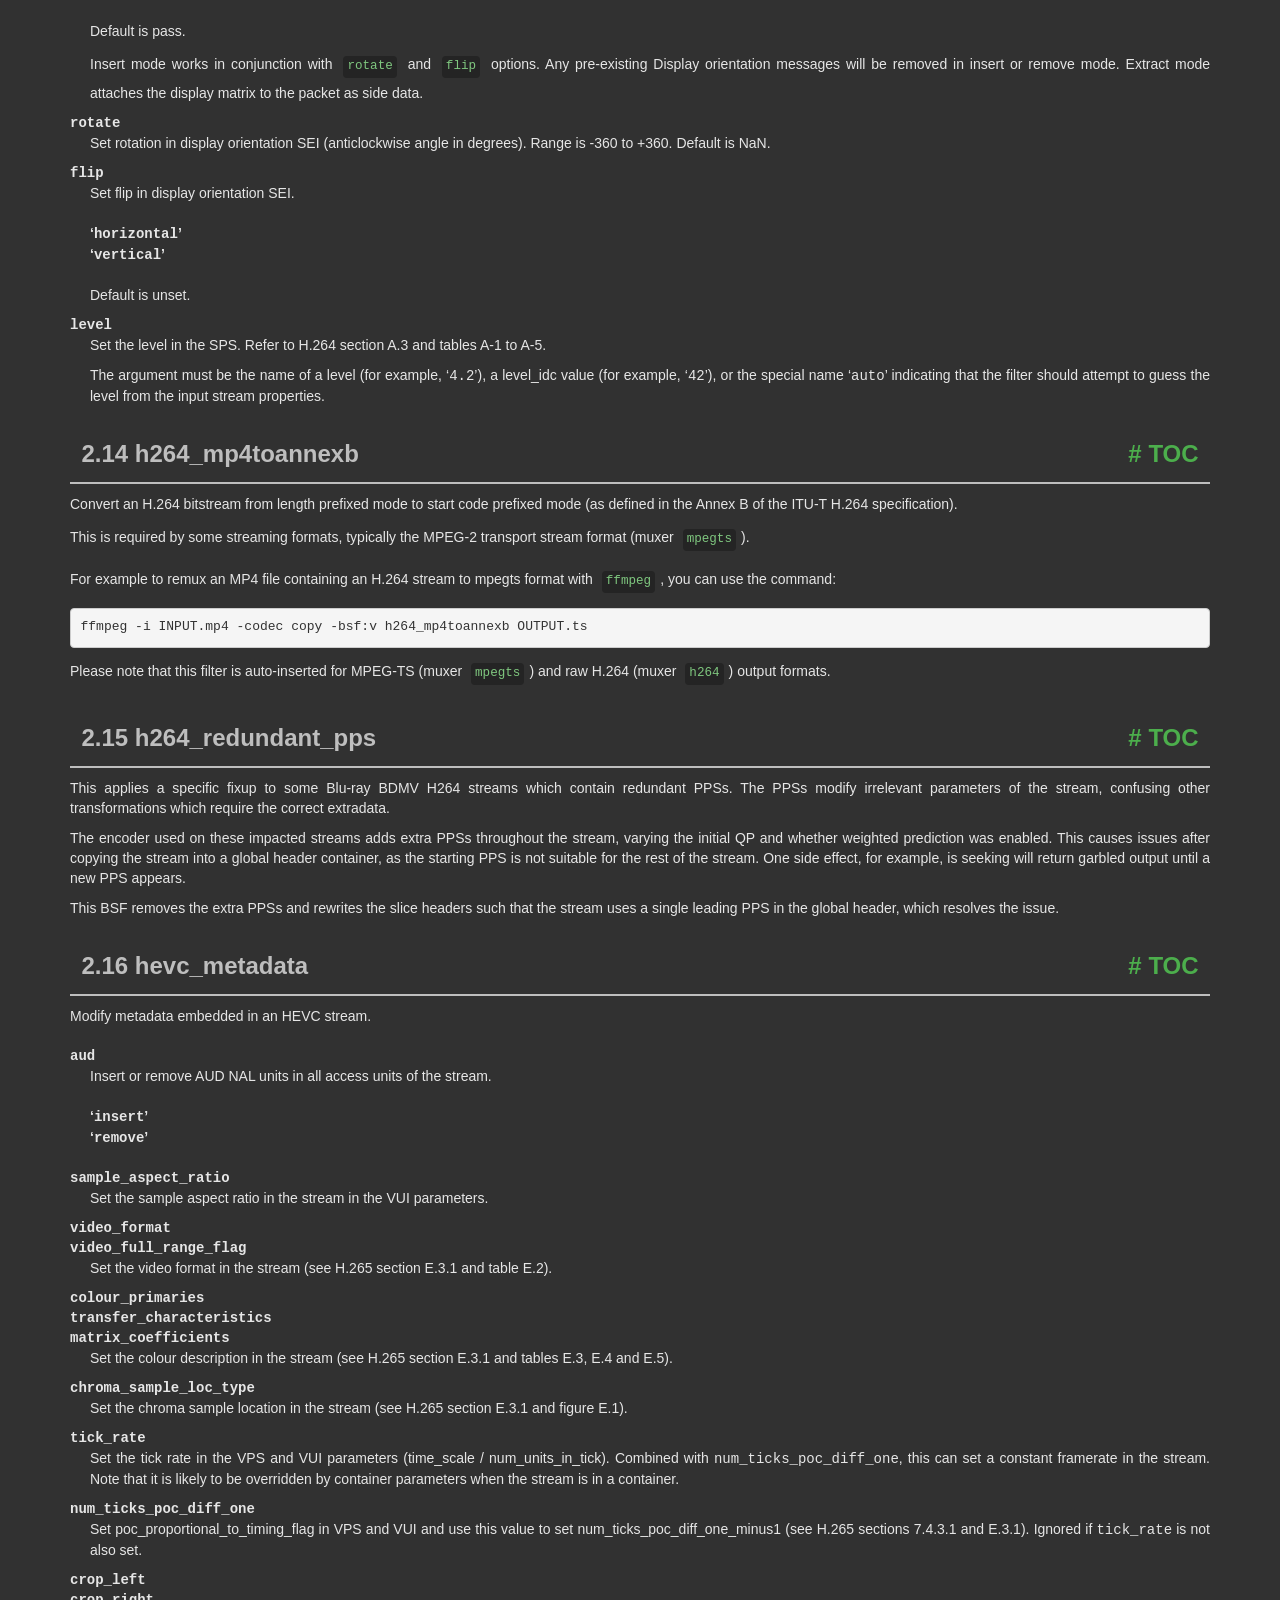
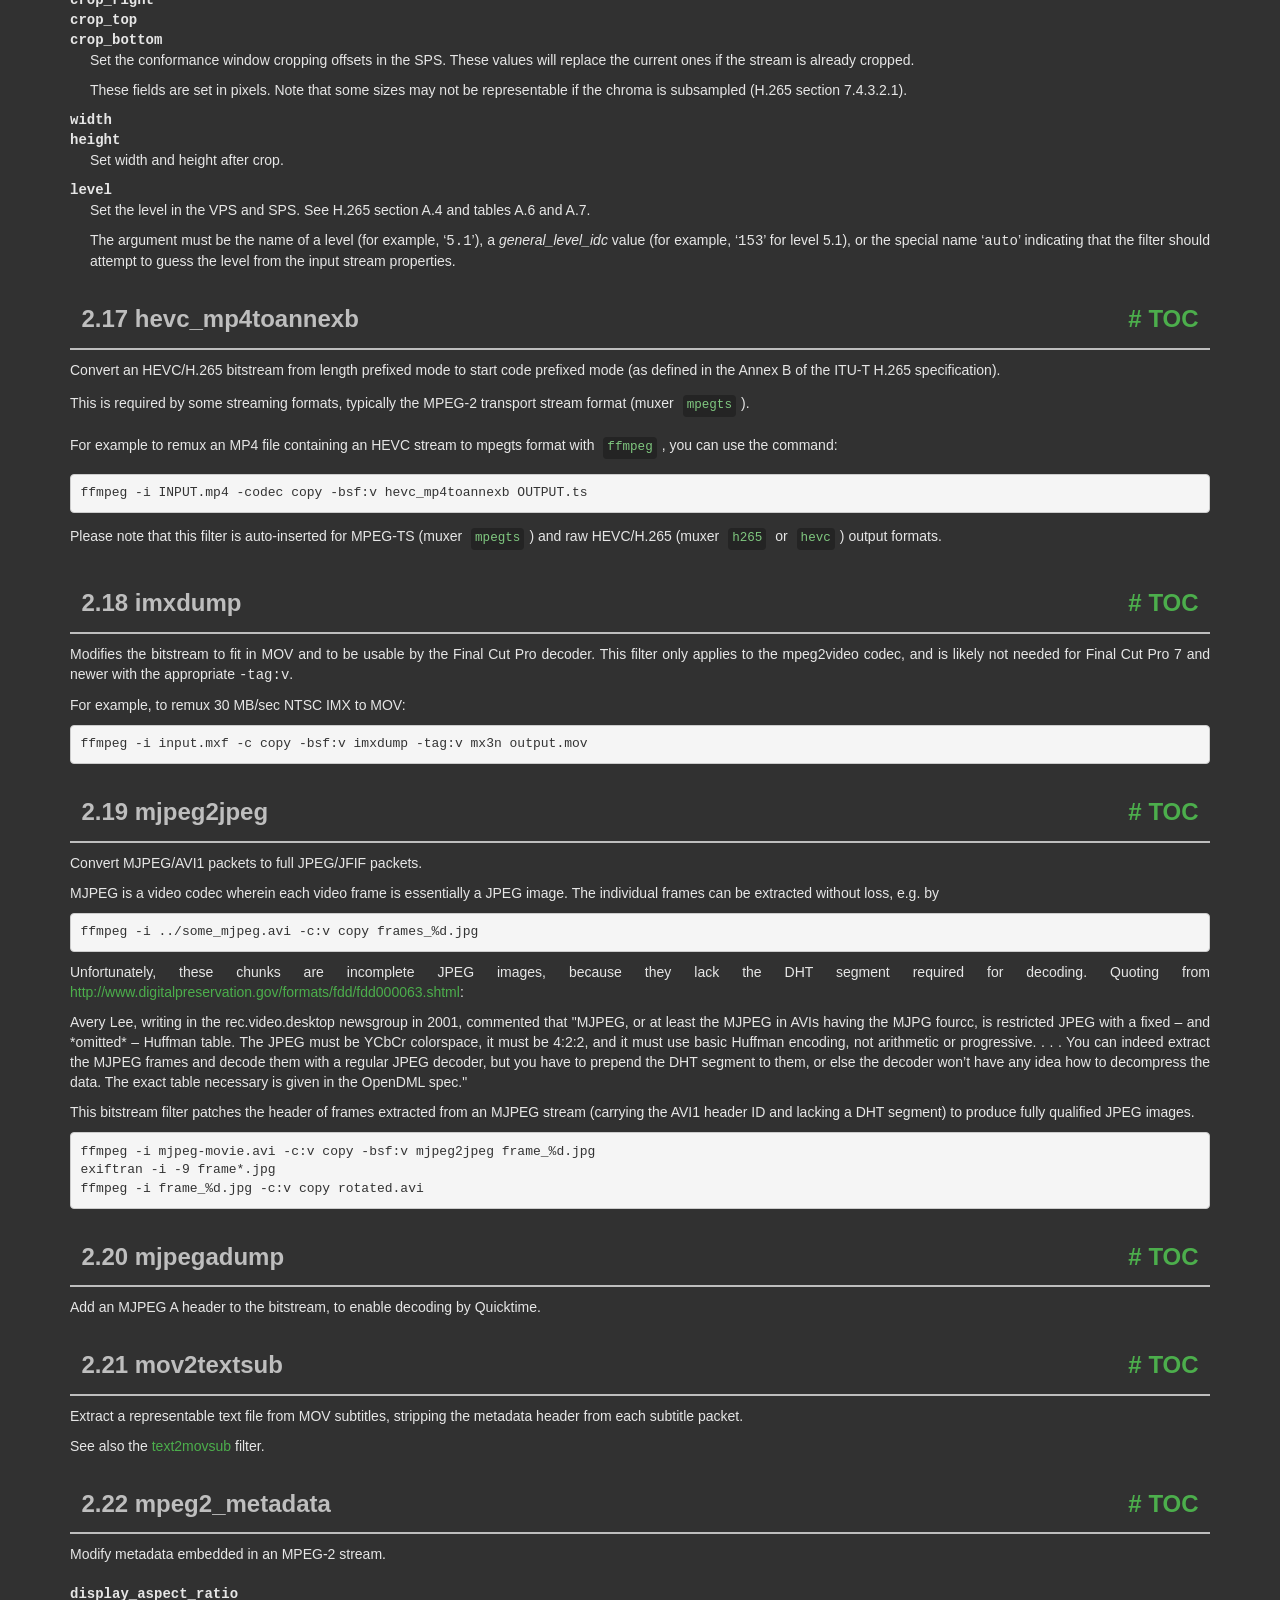
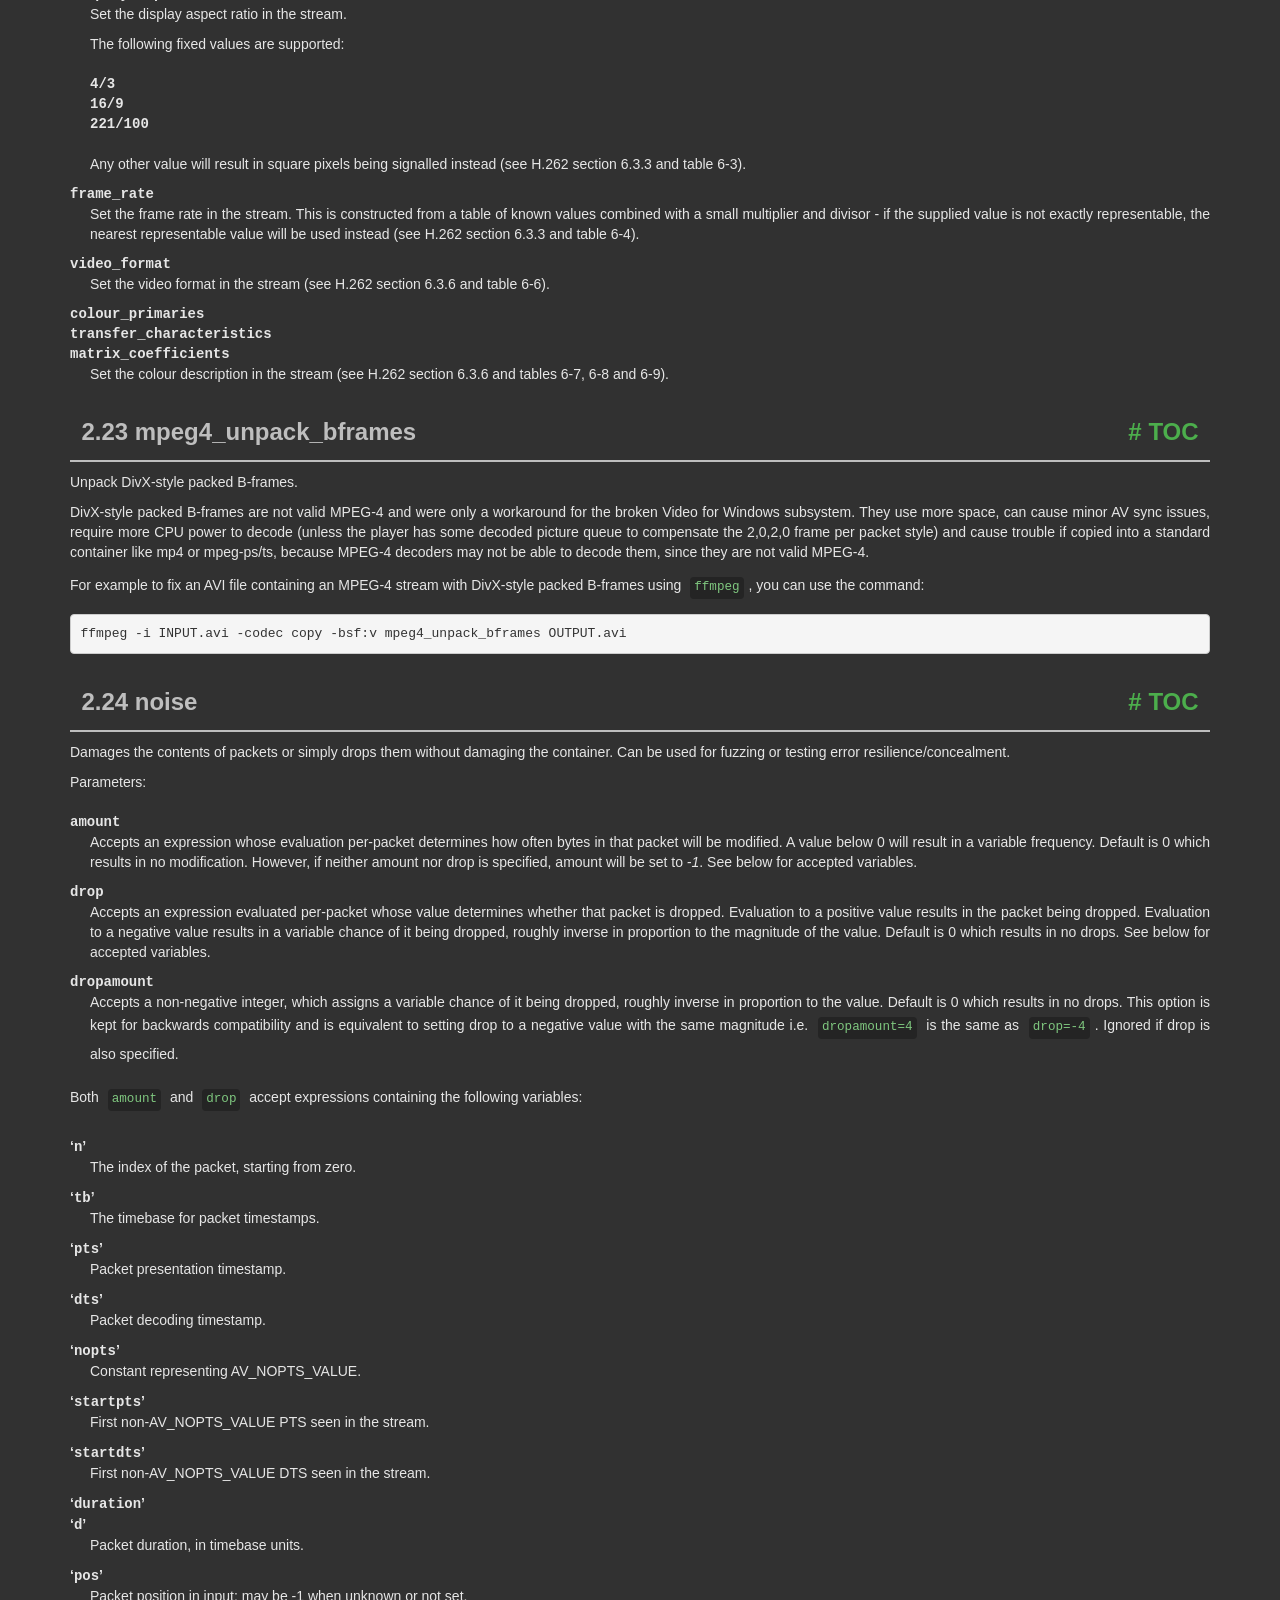
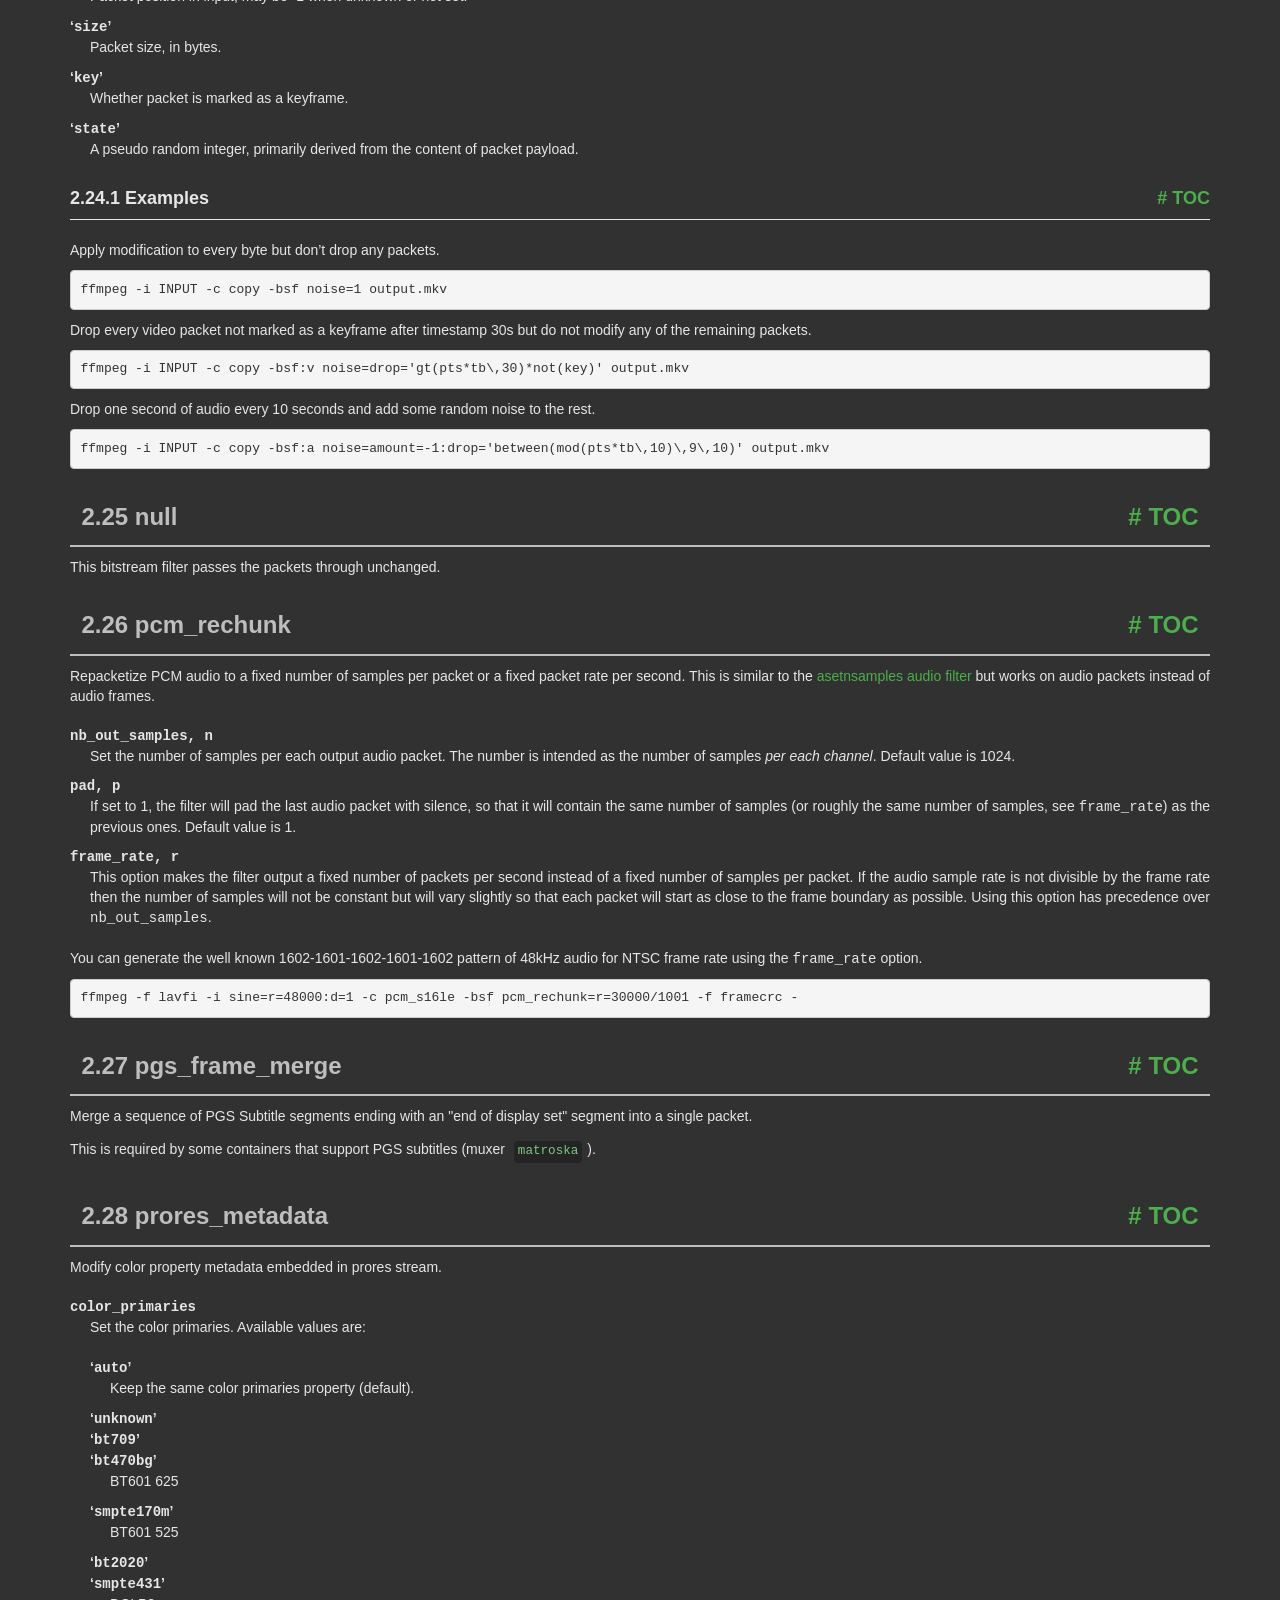
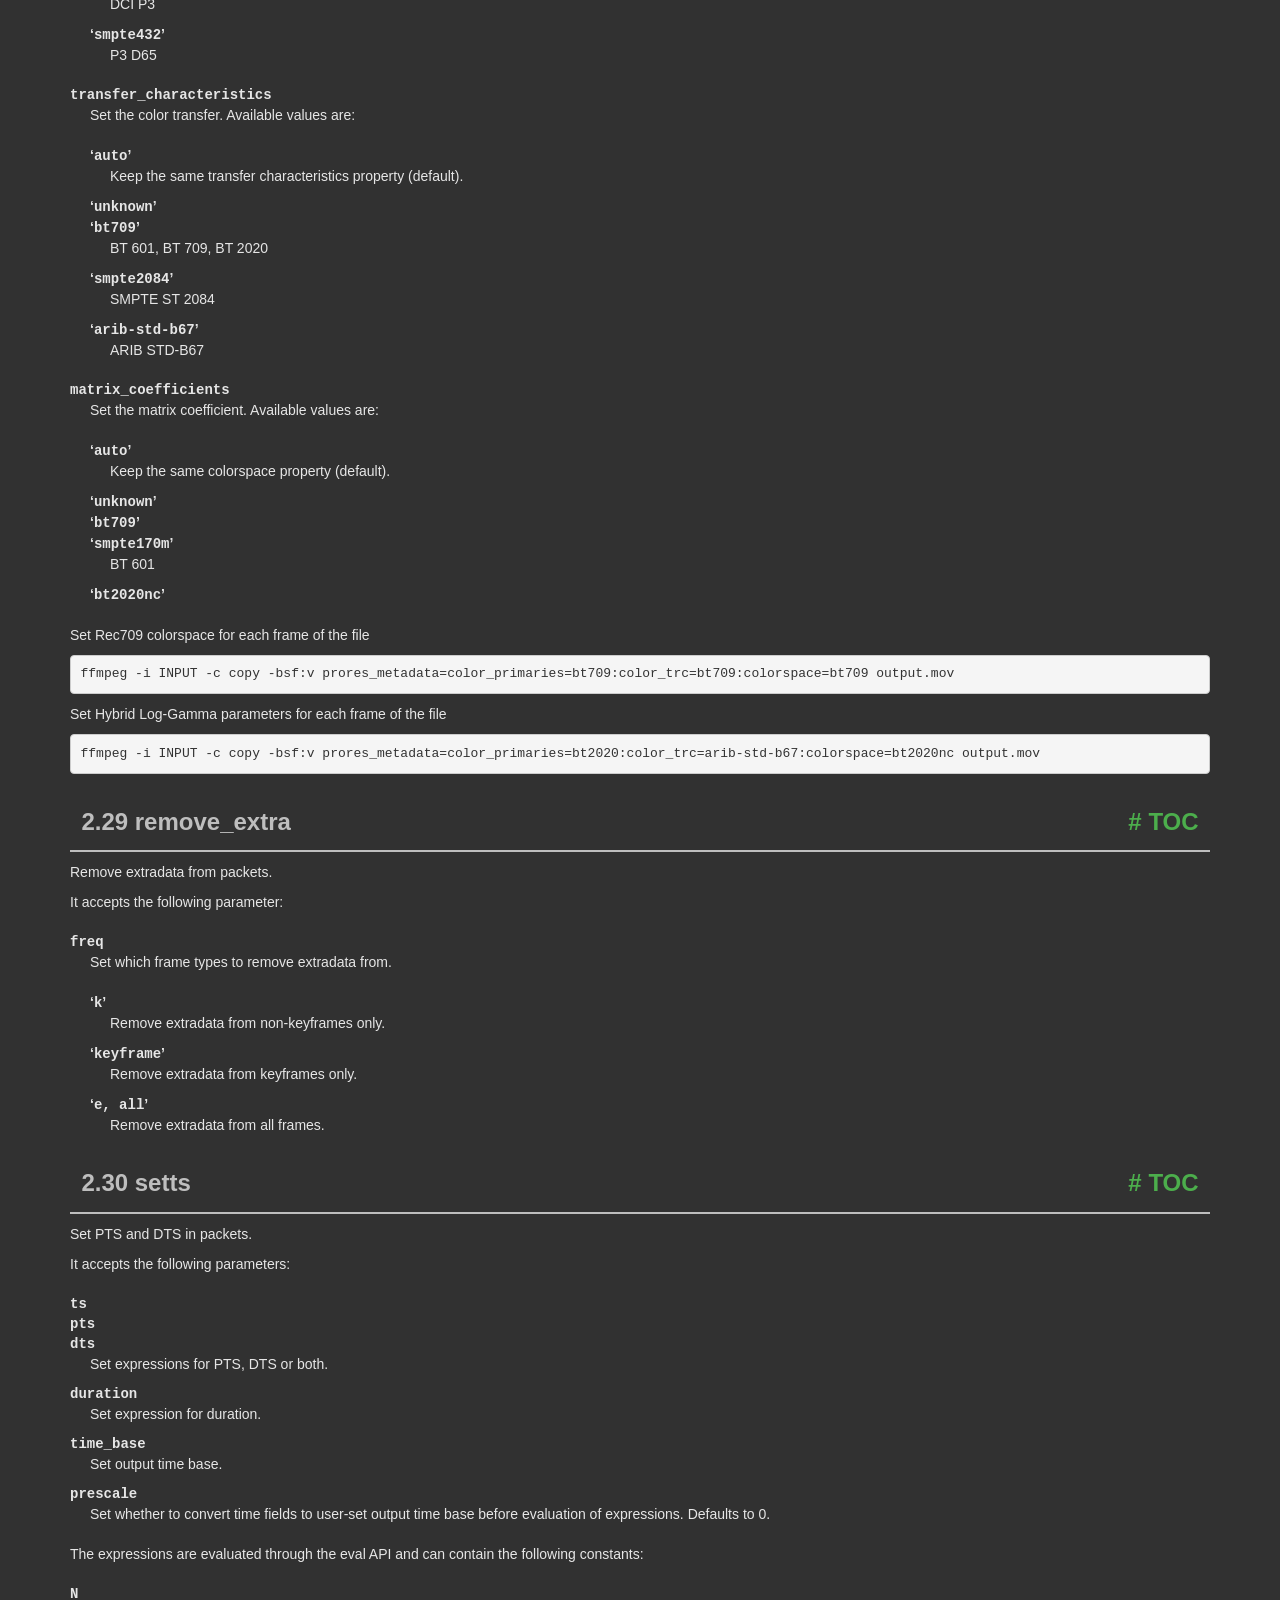
<file: ffmpeg/doc/ffmpeg-bitstream-filters.html>
<!DOCTYPE html PUBLIC "-//W3C//DTD HTML 4.01 Transitional//EN" "http://www.w3.org/TR/html4/loose.dtd">
<html>
<!-- Created by GNU Texinfo 7.2, https://www.gnu.org/software/texinfo/ -->
  <head>
    <meta charset="utf-8">
    <title>
      FFmpeg Bitstream Filters Documentation
    </title>
    <meta name="viewport" content="width=device-width,initial-scale=1.0">
    <link rel="stylesheet" type="text/css" href="bootstrap.min.css">
    <link rel="stylesheet" type="text/css" href="style.min.css">
  </head>
  <body>
    <div class="container">
      <h1>
      FFmpeg Bitstream Filters Documentation
      </h1>


<a name="SEC_Top"></a>

<div class="region-contents" id="SEC_Contents">
<h2 class="contents-heading">Table of Contents</h2>

<div class="contents">

<ul class="toc-numbered-mark">
  <li><a id="toc-Description" href="#Description">1 Description</a></li>
  <li><a id="toc-Bitstream-Filters" href="#Bitstream-Filters">2 Bitstream Filters</a>
  <ul class="toc-numbered-mark">
    <li><a id="toc-aac_005fadtstoasc" href="#aac_005fadtstoasc">2.1 aac_adtstoasc</a></li>
    <li><a id="toc-av1_005fmetadata" href="#av1_005fmetadata">2.2 av1_metadata</a></li>
    <li><a id="toc-chomp" href="#chomp">2.3 chomp</a></li>
    <li><a id="toc-dca_005fcore" href="#dca_005fcore">2.4 dca_core</a></li>
    <li><a id="toc-dovi_005frpu" href="#dovi_005frpu">2.5 dovi_rpu</a></li>
    <li><a id="toc-dump_005fextra" href="#dump_005fextra">2.6 dump_extra</a></li>
    <li><a id="toc-dv_005ferror_005fmarker" href="#dv_005ferror_005fmarker">2.7 dv_error_marker</a></li>
    <li><a id="toc-eac3_005fcore" href="#eac3_005fcore">2.8 eac3_core</a></li>
    <li><a id="toc-eia608_005fto_005fsmpte436m" href="#eia608_005fto_005fsmpte436m">2.9 eia608_to_smpte436m</a></li>
    <li><a id="toc-extract_005fextradata" href="#extract_005fextradata">2.10 extract_extradata</a></li>
    <li><a id="toc-filter_005funits" href="#filter_005funits">2.11 filter_units</a></li>
    <li><a id="toc-hapqa_005fextract" href="#hapqa_005fextract">2.12 hapqa_extract</a></li>
    <li><a id="toc-h264_005fmetadata" href="#h264_005fmetadata">2.13 h264_metadata</a></li>
    <li><a id="toc-h264_005fmp4toannexb" href="#h264_005fmp4toannexb">2.14 h264_mp4toannexb</a></li>
    <li><a id="toc-h264_005fredundant_005fpps" href="#h264_005fredundant_005fpps">2.15 h264_redundant_pps</a></li>
    <li><a id="toc-hevc_005fmetadata" href="#hevc_005fmetadata">2.16 hevc_metadata</a></li>
    <li><a id="toc-hevc_005fmp4toannexb" href="#hevc_005fmp4toannexb">2.17 hevc_mp4toannexb</a></li>
    <li><a id="toc-imxdump" href="#imxdump">2.18 imxdump</a></li>
    <li><a id="toc-mjpeg2jpeg" href="#mjpeg2jpeg">2.19 mjpeg2jpeg</a></li>
    <li><a id="toc-mjpegadump" href="#mjpegadump">2.20 mjpegadump</a></li>
    <li><a id="toc-mov2textsub" href="#mov2textsub-1">2.21 mov2textsub</a></li>
    <li><a id="toc-mpeg2_005fmetadata" href="#mpeg2_005fmetadata">2.22 mpeg2_metadata</a></li>
    <li><a id="toc-mpeg4_005funpack_005fbframes" href="#mpeg4_005funpack_005fbframes">2.23 mpeg4_unpack_bframes</a></li>
    <li><a id="toc-noise" href="#noise">2.24 noise</a>
    <ul class="toc-numbered-mark">
      <li><a id="toc-Examples" href="#Examples">2.24.1 Examples</a></li>
    </ul></li>
    <li><a id="toc-null" href="#null">2.25 null</a></li>
    <li><a id="toc-pcm_005frechunk" href="#pcm_005frechunk">2.26 pcm_rechunk</a></li>
    <li><a id="toc-pgs_005fframe_005fmerge" href="#pgs_005fframe_005fmerge">2.27 pgs_frame_merge</a></li>
    <li><a id="toc-prores_005fmetadata" href="#prores_005fmetadata">2.28 prores_metadata</a></li>
    <li><a id="toc-remove_005fextra" href="#remove_005fextra">2.29 remove_extra</a></li>
    <li><a id="toc-setts" href="#setts">2.30 setts</a></li>
    <li><a id="toc-showinfo" href="#showinfo">2.31 showinfo</a></li>
    <li><a id="toc-smpte436m_005fto_005feia608" href="#smpte436m_005fto_005feia608">2.32 smpte436m_to_eia608</a></li>
    <li><a id="toc-text2movsub" href="#text2movsub-1">2.33 text2movsub</a></li>
    <li><a id="toc-trace_005fheaders" href="#trace_005fheaders">2.34 trace_headers</a></li>
    <li><a id="toc-truehd_005fcore" href="#truehd_005fcore">2.35 truehd_core</a></li>
    <li><a id="toc-vp9_005fmetadata" href="#vp9_005fmetadata">2.36 vp9_metadata</a></li>
    <li><a id="toc-vp9_005fsuperframe" href="#vp9_005fsuperframe">2.37 vp9_superframe</a></li>
    <li><a id="toc-vp9_005fsuperframe_005fsplit" href="#vp9_005fsuperframe_005fsplit">2.38 vp9_superframe_split</a></li>
    <li><a id="toc-vp9_005fraw_005freorder" href="#vp9_005fraw_005freorder">2.39 vp9_raw_reorder</a></li>
  </ul></li>
  <li><a id="toc-See-Also" href="#See-Also">3 See Also</a></li>
  <li><a id="toc-Authors" href="#Authors">4 Authors</a></li>
</ul>
</div>
</div>

<a name="Description"></a>
<h2 class="chapter">1 Description<span class="pull-right"><a class="anchor hidden-xs" href="#Description" aria-hidden="true">#</a> <a class="anchor hidden-xs"href="#toc-Description" aria-hidden="true">TOC</a></span></h2>

<p>This document describes the bitstream filters provided by the
libavcodec library.
</p>
<p>A bitstream filter operates on the encoded stream data, and performs
bitstream level modifications without performing decoding.
</p>

<a name="Bitstream-Filters"></a>
<h2 class="chapter">2 Bitstream Filters<span class="pull-right"><a class="anchor hidden-xs" href="#Bitstream-Filters" aria-hidden="true">#</a> <a class="anchor hidden-xs"href="#toc-Bitstream-Filters" aria-hidden="true">TOC</a></span></h2>

<p>When you configure your FFmpeg build, all the supported bitstream
filters are enabled by default. You can list all available ones using
the configure option <code class="code">--list-bsfs</code>.
</p>
<p>You can disable all the bitstream filters using the configure option
<code class="code">--disable-bsfs</code>, and selectively enable any bitstream filter using
the option <code class="code">--enable-bsf=BSF</code>, or you can disable a particular
bitstream filter using the option <code class="code">--disable-bsf=BSF</code>.
</p>
<p>The option <code class="code">-bsfs</code> of the ff* tools will display the list of
all the supported bitstream filters included in your build.
</p>
<p>The ff* tools have a -bsf option applied per stream, taking a
comma-separated list of filters, whose parameters follow the filter
name after a &rsquo;=&rsquo;.
</p>
<div class="example">
<pre class="example-preformatted">ffmpeg -i INPUT -c:v copy -bsf:v filter1[=opt1=str1:opt2=str2][,filter2] OUTPUT
</pre></div>

<p>Below is a description of the currently available bitstream filters,
with their parameters, if any.
</p>
<a name="aac_005fadtstoasc"></a>
<h3 class="section">2.1 aac_adtstoasc<span class="pull-right"><a class="anchor hidden-xs" href="#aac_005fadtstoasc" aria-hidden="true">#</a> <a class="anchor hidden-xs"href="#toc-aac_005fadtstoasc" aria-hidden="true">TOC</a></span></h3>

<p>Convert MPEG-2/4 AAC ADTS to an MPEG-4 Audio Specific Configuration
bitstream.
</p>
<p>This filter creates an MPEG-4 AudioSpecificConfig from an MPEG-2/4
ADTS header and removes the ADTS header.
</p>
<p>This filter is required for example when copying an AAC stream from a
raw ADTS AAC or an MPEG-TS container to MP4A-LATM, to an FLV file, or
to MOV/MP4 files and related formats such as 3GP or M4A. Please note
that it is auto-inserted for MP4A-LATM and MOV/MP4 and related formats.
</p>
<a name="av1_005fmetadata"></a>
<h3 class="section">2.2 av1_metadata<span class="pull-right"><a class="anchor hidden-xs" href="#av1_005fmetadata" aria-hidden="true">#</a> <a class="anchor hidden-xs"href="#toc-av1_005fmetadata" aria-hidden="true">TOC</a></span></h3>

<p>Modify metadata embedded in an AV1 stream.
</p>
<dl class="table">
<dt><samp class="option">td</samp></dt>
<dd><p>Insert or remove temporal delimiter OBUs in all temporal units of the
stream.
</p>
<dl class="table">
<dt>&lsquo;<samp class="samp">insert</samp>&rsquo;</dt>
<dd><p>Insert a TD at the beginning of every TU which does not already have one.
</p></dd>
<dt>&lsquo;<samp class="samp">remove</samp>&rsquo;</dt>
<dd><p>Remove the TD from the beginning of every TU which has one.
</p></dd>
</dl>

</dd>
<dt><samp class="option">color_primaries</samp></dt>
<dt><samp class="option">transfer_characteristics</samp></dt>
<dt><samp class="option">matrix_coefficients</samp></dt>
<dd><p>Set the color description fields in the stream (see AV1 section 6.4.2).
</p>
</dd>
<dt><samp class="option">color_range</samp></dt>
<dd><p>Set the color range in the stream (see AV1 section 6.4.2; note that
this cannot be set for streams using BT.709 primaries, sRGB transfer
characteristic and identity (RGB) matrix coefficients).
</p><dl class="table">
<dt>&lsquo;<samp class="samp">tv</samp>&rsquo;</dt>
<dd><p>Limited range.
</p></dd>
<dt>&lsquo;<samp class="samp">pc</samp>&rsquo;</dt>
<dd><p>Full range.
</p></dd>
</dl>

</dd>
<dt><samp class="option">chroma_sample_position</samp></dt>
<dd><p>Set the chroma sample location in the stream (see AV1 section 6.4.2).
This can only be set for 4:2:0 streams.
</p>
<dl class="table">
<dt>&lsquo;<samp class="samp">vertical</samp>&rsquo;</dt>
<dd><p>Left position (matching the default in MPEG-2 and H.264).
</p></dd>
<dt>&lsquo;<samp class="samp">colocated</samp>&rsquo;</dt>
<dd><p>Top-left position.
</p></dd>
</dl>

</dd>
<dt><samp class="option">tick_rate</samp></dt>
<dd><p>Set the tick rate (<em class="emph">time_scale / num_units_in_display_tick</em>) in
the timing info in the sequence header.
</p></dd>
<dt><samp class="option">num_ticks_per_picture</samp></dt>
<dd><p>Set the number of ticks in each picture, to indicate that the stream
has a fixed framerate.  Ignored if <samp class="option">tick_rate</samp> is not also set.
</p>
</dd>
<dt><samp class="option">delete_padding</samp></dt>
<dd><p>Deletes Padding OBUs.
</p>
</dd>
</dl>

<a name="chomp"></a>
<h3 class="section">2.3 chomp<span class="pull-right"><a class="anchor hidden-xs" href="#chomp" aria-hidden="true">#</a> <a class="anchor hidden-xs"href="#toc-chomp" aria-hidden="true">TOC</a></span></h3>

<p>Remove zero padding at the end of a packet.
</p>
<a name="dca_005fcore"></a>
<h3 class="section">2.4 dca_core<span class="pull-right"><a class="anchor hidden-xs" href="#dca_005fcore" aria-hidden="true">#</a> <a class="anchor hidden-xs"href="#toc-dca_005fcore" aria-hidden="true">TOC</a></span></h3>

<p>Extract the core from a DCA/DTS stream, dropping extensions such as
DTS-HD.
</p>
<a name="dovi_005frpu"></a>
<h3 class="section">2.5 dovi_rpu<span class="pull-right"><a class="anchor hidden-xs" href="#dovi_005frpu" aria-hidden="true">#</a> <a class="anchor hidden-xs"href="#toc-dovi_005frpu" aria-hidden="true">TOC</a></span></h3>

<p>Manipulate Dolby Vision metadata in a HEVC/AV1 bitstream, optionally enabling
metadata compression.
</p>
<dl class="table">
<dt><samp class="option">strip</samp></dt>
<dd><p>If enabled, strip all Dolby Vision metadata (configuration record + RPU data
blocks) from the stream.
</p></dd>
<dt><samp class="option">compression</samp></dt>
<dd><p>Which compression level to enable.
</p><dl class="table">
<dt>&lsquo;<samp class="samp">none</samp>&rsquo;</dt>
<dd><p>No metadata compression.
</p></dd>
<dt>&lsquo;<samp class="samp">limited</samp>&rsquo;</dt>
<dd><p>Limited metadata compression scheme. Should be compatible with most devices.
This is the default.
</p></dd>
<dt>&lsquo;<samp class="samp">extended</samp>&rsquo;</dt>
<dd><p>Extended metadata compression. Devices are not required to support this. Note
that this level currently behaves the same as &lsquo;<samp class="samp">limited</samp>&rsquo; in libavcodec.
</p></dd>
</dl>
</dd>
</dl>

<a name="dump_005fextra"></a>
<h3 class="section">2.6 dump_extra<span class="pull-right"><a class="anchor hidden-xs" href="#dump_005fextra" aria-hidden="true">#</a> <a class="anchor hidden-xs"href="#toc-dump_005fextra" aria-hidden="true">TOC</a></span></h3>

<p>Add extradata to the beginning of the filtered packets except when
said packets already exactly begin with the extradata that is intended
to be added.
</p>
<dl class="table">
<dt><samp class="option">freq</samp></dt>
<dd><p>The additional argument specifies which packets should be filtered.
It accepts the values:
</p><dl class="table">
<dt>&lsquo;<samp class="samp">k</samp>&rsquo;</dt>
<dt>&lsquo;<samp class="samp">keyframe</samp>&rsquo;</dt>
<dd><p>add extradata to all key packets
</p>
</dd>
<dt>&lsquo;<samp class="samp">e</samp>&rsquo;</dt>
<dt>&lsquo;<samp class="samp">all</samp>&rsquo;</dt>
<dd><p>add extradata to all packets
</p></dd>
</dl>
</dd>
</dl>

<p>If not specified it is assumed &lsquo;<samp class="samp">k</samp>&rsquo;.
</p>
<p>For example the following <code class="command">ffmpeg</code> command forces a global
header (thus disabling individual packet headers) in the H.264 packets
generated by the <code class="code">libx264</code> encoder, but corrects them by adding
the header stored in extradata to the key packets:
</p><div class="example">
<pre class="example-preformatted">ffmpeg -i INPUT -map 0 -flags:v +global_header -c:v libx264 -bsf:v dump_extra out.ts
</pre></div>

<a name="dv_005ferror_005fmarker"></a>
<h3 class="section">2.7 dv_error_marker<span class="pull-right"><a class="anchor hidden-xs" href="#dv_005ferror_005fmarker" aria-hidden="true">#</a> <a class="anchor hidden-xs"href="#toc-dv_005ferror_005fmarker" aria-hidden="true">TOC</a></span></h3>

<p>Blocks in DV which are marked as damaged are replaced by blocks of the specified color.
</p>
<dl class="table">
<dt><samp class="option">color</samp></dt>
<dd><p>The color to replace damaged blocks by
</p></dd>
<dt><samp class="option">sta</samp></dt>
<dd><p>A 16 bit mask which specifies which of the 16 possible error status values are
to be replaced by colored blocks. 0xFFFE is the default which replaces all non 0
error status values.
</p><dl class="table">
<dt>&lsquo;<samp class="samp">ok</samp>&rsquo;</dt>
<dd><p>No error, no concealment
</p></dd>
<dt>&lsquo;<samp class="samp">err</samp>&rsquo;</dt>
<dd><p>Error, No concealment
</p></dd>
<dt>&lsquo;<samp class="samp">res</samp>&rsquo;</dt>
<dd><p>Reserved
</p></dd>
<dt>&lsquo;<samp class="samp">notok</samp>&rsquo;</dt>
<dd><p>Error or concealment
</p></dd>
<dt>&lsquo;<samp class="samp">notres</samp>&rsquo;</dt>
<dd><p>Not reserved
</p></dd>
<dt>&lsquo;<samp class="samp">Aa, Ba, Ca, Ab, Bb, Cb, A, B, C, a, b, erri, erru</samp>&rsquo;</dt>
<dd><p>The specific error status code
</p></dd>
</dl>
<p>see page 44-46 or section 5.5 of
<a class="url" href="http://web.archive.org/web/20060927044735/http://www.smpte.org/smpte_store/standards/pdf/s314m.pdf">http://web.archive.org/web/20060927044735/http://www.smpte.org/smpte_store/standards/pdf/s314m.pdf</a>
</p>
</dd>
</dl>

<a name="eac3_005fcore"></a>
<h3 class="section">2.8 eac3_core<span class="pull-right"><a class="anchor hidden-xs" href="#eac3_005fcore" aria-hidden="true">#</a> <a class="anchor hidden-xs"href="#toc-eac3_005fcore" aria-hidden="true">TOC</a></span></h3>

<p>Extract the core from a E-AC-3 stream, dropping extra channels.
</p>
<a name="eia608_005fto_005fsmpte436m"></a>
<h3 class="section">2.9 eia608_to_smpte436m<span class="pull-right"><a class="anchor hidden-xs" href="#eia608_005fto_005fsmpte436m" aria-hidden="true">#</a> <a class="anchor hidden-xs"href="#toc-eia608_005fto_005fsmpte436m" aria-hidden="true">TOC</a></span></h3>

<p>Convert from a <code class="code">EIA_608</code> stream to a <code class="code">SMPTE_436M_ANC</code> data stream, wrapping the closed captions in CTA-708 CDP VANC packets.
</p>
<dl class="table">
<dt><samp class="option">line_number</samp></dt>
<dd><p>Choose which line number the generated VANC packets should go on. You generally want either line 9 (the default) or 11.
</p></dd>
<dt><samp class="option">wrapping_type</samp></dt>
<dd><p>Choose the SMPTE 436M wrapping type, defaults to &lsquo;<samp class="samp">vanc_frame</samp>&rsquo;.
It accepts the values:
</p><dl class="table">
<dt>&lsquo;<samp class="samp">vanc_frame</samp>&rsquo;</dt>
<dd><p>VANC frame (interlaced or segmented progressive frame)
</p></dd>
<dt>&lsquo;<samp class="samp">vanc_field_1</samp>&rsquo;</dt>
<dt>&lsquo;<samp class="samp">vanc_field_2</samp>&rsquo;</dt>
<dt>&lsquo;<samp class="samp">vanc_progressive_frame</samp>&rsquo;</dt>
</dl>
</dd>
<dt><samp class="option">sample_coding</samp></dt>
<dd><p>Choose the SMPTE 436M sample coding, defaults to &lsquo;<samp class="samp">8bit_luma</samp>&rsquo;.
It accepts the values:
</p><dl class="table">
<dt>&lsquo;<samp class="samp">8bit_luma</samp>&rsquo;</dt>
<dd><p>8-bit component luma samples
</p></dd>
<dt>&lsquo;<samp class="samp">8bit_color_diff</samp>&rsquo;</dt>
<dd><p>8-bit component color difference samples
</p></dd>
<dt>&lsquo;<samp class="samp">8bit_luma_and_color_diff</samp>&rsquo;</dt>
<dd><p>8-bit component luma and color difference samples
</p></dd>
<dt>&lsquo;<samp class="samp">10bit_luma</samp>&rsquo;</dt>
<dd><p>10-bit component luma samples
</p></dd>
<dt>&lsquo;<samp class="samp">10bit_color_diff</samp>&rsquo;</dt>
<dd><p>10-bit component color difference samples
</p></dd>
<dt>&lsquo;<samp class="samp">10bit_luma_and_color_diff</samp>&rsquo;</dt>
<dd><p>10-bit component luma and color difference samples
</p></dd>
<dt>&lsquo;<samp class="samp">8bit_luma_parity_error</samp>&rsquo;</dt>
<dd><p>8-bit component luma samples with parity error
</p></dd>
<dt>&lsquo;<samp class="samp">8bit_color_diff_parity_error</samp>&rsquo;</dt>
<dd><p>8-bit component color difference samples with parity error
</p></dd>
<dt>&lsquo;<samp class="samp">8bit_luma_and_color_diff_parity_error</samp>&rsquo;</dt>
<dd><p>8-bit component luma and color difference samples with parity error
</p></dd>
</dl>
</dd>
<dt><samp class="option">initial_cdp_sequence_cntr</samp></dt>
<dd><p>The initial value of the CDP&rsquo;s 16-bit unsigned integer <code class="code">cdp_hdr_sequence_cntr</code> and <code class="code">cdp_ftr_sequence_cntr</code> fields. Defaults to 0.
</p></dd>
<dt><samp class="option">cdp_frame_rate</samp></dt>
<dd><p>Set the CDP&rsquo;s <code class="code">cdp_frame_rate</code> field. This doesn&rsquo;t actually change the timing of the data stream, it just changes the values inserted in that field in the generated CDP packets. Defaults to &lsquo;<samp class="samp">30000/1001</samp>&rsquo;.
</p></dd>
</dl>

<a name="extract_005fextradata"></a>
<h3 class="section">2.10 extract_extradata<span class="pull-right"><a class="anchor hidden-xs" href="#extract_005fextradata" aria-hidden="true">#</a> <a class="anchor hidden-xs"href="#toc-extract_005fextradata" aria-hidden="true">TOC</a></span></h3>

<p>Extract the in-band extradata.
</p>
<p>Certain codecs allow the long-term headers (e.g. MPEG-2 sequence headers,
or H.264/HEVC (VPS/)SPS/PPS) to be transmitted either &quot;in-band&quot; (i.e. as a part
of the bitstream containing the coded frames) or &quot;out of band&quot; (e.g. on the
container level). This latter form is called &quot;extradata&quot; in FFmpeg terminology.
</p>
<p>This bitstream filter detects the in-band headers and makes them available as
extradata.
</p>
<dl class="table">
<dt><samp class="option">remove</samp></dt>
<dd><p>When this option is enabled, the long-term headers are removed from the
bitstream after extraction.
</p></dd>
</dl>

<a name="filter_005funits"></a>
<h3 class="section">2.11 filter_units<span class="pull-right"><a class="anchor hidden-xs" href="#filter_005funits" aria-hidden="true">#</a> <a class="anchor hidden-xs"href="#toc-filter_005funits" aria-hidden="true">TOC</a></span></h3>

<p>Remove units with types in or not in a given set from the stream.
</p>
<dl class="table">
<dt><samp class="option">pass_types</samp></dt>
<dd><p>List of unit types or ranges of unit types to pass through while removing
all others.  This is specified as a &rsquo;|&rsquo;-separated list of unit type values
or ranges of values with &rsquo;-&rsquo;.
</p>
</dd>
<dt><samp class="option">remove_types</samp></dt>
<dd><p>Identical to <samp class="option">pass_types</samp>, except the units in the given set
removed and all others passed through.
</p></dd>
</dl>

<p>The types used by pass_types and remove_types correspond to NAL unit types
(nal_unit_type) in H.264, HEVC and H.266 (see Table 7-1 in the H.264
and HEVC specifications or Table 5 in the H.266 specification), to
marker values for JPEG (without 0xFF prefix) and to start codes without
start code prefix (i.e. the byte following the 0x000001) for MPEG-2.
For VP8 and VP9, every unit has type zero.
</p>
<p>Extradata is unchanged by this transformation, but note that if the stream
contains inline parameter sets then the output may be unusable if they are
removed.
</p>
<p>For example, to remove all non-VCL NAL units from an H.264 stream:
</p><div class="example">
<pre class="example-preformatted">ffmpeg -i INPUT -c:v copy -bsf:v 'filter_units=pass_types=1-5' OUTPUT
</pre></div>

<p>To remove all AUDs, SEI and filler from an H.265 stream:
</p><div class="example">
<pre class="example-preformatted">ffmpeg -i INPUT -c:v copy -bsf:v 'filter_units=remove_types=35|38-40' OUTPUT
</pre></div>

<p>To remove all user data from a MPEG-2 stream, including Closed Captions:
</p><div class="example">
<pre class="example-preformatted">ffmpeg -i INPUT -c:v copy -bsf:v 'filter_units=remove_types=178' OUTPUT
</pre></div>

<p>To remove all SEI from a H264 stream, including Closed Captions:
</p><div class="example">
<pre class="example-preformatted">ffmpeg -i INPUT -c:v copy -bsf:v 'filter_units=remove_types=6' OUTPUT
</pre></div>

<p>To remove all prefix and suffix SEI from a HEVC stream, including Closed Captions and dynamic HDR:
</p><div class="example">
<pre class="example-preformatted">ffmpeg -i INPUT -c:v copy -bsf:v 'filter_units=remove_types=39|40' OUTPUT
</pre></div>

<a name="hapqa_005fextract"></a>
<h3 class="section">2.12 hapqa_extract<span class="pull-right"><a class="anchor hidden-xs" href="#hapqa_005fextract" aria-hidden="true">#</a> <a class="anchor hidden-xs"href="#toc-hapqa_005fextract" aria-hidden="true">TOC</a></span></h3>

<p>Extract Rgb or Alpha part of an HAPQA file, without recompression, in order to create an HAPQ or an HAPAlphaOnly file.
</p>
<dl class="table">
<dt><samp class="option">texture</samp></dt>
<dd><p>Specifies the texture to keep.
</p>
<dl class="table">
<dt><samp class="option">color</samp></dt>
<dt><samp class="option">alpha</samp></dt>
</dl>

</dd>
</dl>

<p>Convert HAPQA to HAPQ
</p><div class="example">
<pre class="example-preformatted">ffmpeg -i hapqa_inputfile.mov -c copy -bsf:v hapqa_extract=texture=color -tag:v HapY -metadata:s:v:0 encoder=&quot;HAPQ&quot; hapq_file.mov
</pre></div>

<p>Convert HAPQA to HAPAlphaOnly
</p><div class="example">
<pre class="example-preformatted">ffmpeg -i hapqa_inputfile.mov -c copy -bsf:v hapqa_extract=texture=alpha -tag:v HapA -metadata:s:v:0 encoder=&quot;HAPAlpha Only&quot; hapalphaonly_file.mov
</pre></div>

<a name="h264_005fmetadata"></a>
<h3 class="section">2.13 h264_metadata<span class="pull-right"><a class="anchor hidden-xs" href="#h264_005fmetadata" aria-hidden="true">#</a> <a class="anchor hidden-xs"href="#toc-h264_005fmetadata" aria-hidden="true">TOC</a></span></h3>

<p>Modify metadata embedded in an H.264 stream.
</p>
<dl class="table">
<dt><samp class="option">aud</samp></dt>
<dd><p>Insert or remove AUD NAL units in all access units of the stream.
</p>
<dl class="table">
<dt>&lsquo;<samp class="samp">pass</samp>&rsquo;</dt>
<dt>&lsquo;<samp class="samp">insert</samp>&rsquo;</dt>
<dt>&lsquo;<samp class="samp">remove</samp>&rsquo;</dt>
</dl>

<p>Default is pass.
</p>
</dd>
<dt><samp class="option">sample_aspect_ratio</samp></dt>
<dd><p>Set the sample aspect ratio of the stream in the VUI parameters.
See H.264 table E-1.
</p>
</dd>
<dt><samp class="option">overscan_appropriate_flag</samp></dt>
<dd><p>Set whether the stream is suitable for display using overscan
or not (see H.264 section E.2.1).
</p>
</dd>
<dt><samp class="option">video_format</samp></dt>
<dt><samp class="option">video_full_range_flag</samp></dt>
<dd><p>Set the video format in the stream (see H.264 section E.2.1 and
table E-2).
</p>
</dd>
<dt><samp class="option">colour_primaries</samp></dt>
<dt><samp class="option">transfer_characteristics</samp></dt>
<dt><samp class="option">matrix_coefficients</samp></dt>
<dd><p>Set the colour description in the stream (see H.264 section E.2.1
and tables E-3, E-4 and E-5).
</p>
</dd>
<dt><samp class="option">chroma_sample_loc_type</samp></dt>
<dd><p>Set the chroma sample location in the stream (see H.264 section
E.2.1 and figure E-1).
</p>
</dd>
<dt><samp class="option">tick_rate</samp></dt>
<dd><p>Set the tick rate (time_scale / num_units_in_tick) in the VUI
parameters.  This is the smallest time unit representable in the
stream, and in many cases represents the field rate of the stream
(double the frame rate).
</p></dd>
<dt><samp class="option">fixed_frame_rate_flag</samp></dt>
<dd><p>Set whether the stream has fixed framerate - typically this indicates
that the framerate is exactly half the tick rate, but the exact
meaning is dependent on interlacing and the picture structure (see
H.264 section E.2.1 and table E-6).
</p></dd>
<dt><samp class="option">zero_new_constraint_set_flags</samp></dt>
<dd><p>Zero constraint_set4_flag and constraint_set5_flag in the SPS. These
bits were reserved in a previous version of the H.264 spec, and thus
some hardware decoders require these to be zero. The result of zeroing
this is still a valid bitstream.
</p>
</dd>
<dt><samp class="option">crop_left</samp></dt>
<dt><samp class="option">crop_right</samp></dt>
<dt><samp class="option">crop_top</samp></dt>
<dt><samp class="option">crop_bottom</samp></dt>
<dd><p>Set the frame cropping offsets in the SPS.  These values will replace
the current ones if the stream is already cropped.
</p>
<p>These fields are set in pixels.  Note that some sizes may not be
representable if the chroma is subsampled or the stream is interlaced
(see H.264 section 7.4.2.1.1).
</p>
</dd>
<dt><samp class="option">sei_user_data</samp></dt>
<dd><p>Insert a string as SEI unregistered user data.  The argument must
be of the form <em class="emph">UUID+string</em>, where the UUID is as hex digits
possibly separated by hyphens, and the string can be anything.
</p>
<p>For example, &lsquo;<samp class="samp">086f3693-b7b3-4f2c-9653-21492feee5b8+hello</samp>&rsquo; will
insert the string &ldquo;hello&rdquo; associated with the given UUID.
</p>
</dd>
<dt><samp class="option">delete_filler</samp></dt>
<dd><p>Deletes both filler NAL units and filler SEI messages.
</p>
</dd>
<dt><samp class="option">display_orientation</samp></dt>
<dd><p>Insert, extract or remove Display orientation SEI messages.
See H.264 section D.1.27 and D.2.27 for syntax and semantics.
</p>
<dl class="table">
<dt>&lsquo;<samp class="samp">pass</samp>&rsquo;</dt>
<dt>&lsquo;<samp class="samp">insert</samp>&rsquo;</dt>
<dt>&lsquo;<samp class="samp">remove</samp>&rsquo;</dt>
<dt>&lsquo;<samp class="samp">extract</samp>&rsquo;</dt>
</dl>

<p>Default is pass.
</p>
<p>Insert mode works in conjunction with <code class="code">rotate</code> and <code class="code">flip</code> options.
Any pre-existing Display orientation messages will be removed in insert or remove mode.
Extract mode attaches the display matrix to the packet as side data.
</p>
</dd>
<dt><samp class="option">rotate</samp></dt>
<dd><p>Set rotation in display orientation SEI (anticlockwise angle in degrees).
Range is -360 to +360. Default is NaN.
</p>
</dd>
<dt><samp class="option">flip</samp></dt>
<dd><p>Set flip in display orientation SEI.
</p>
<dl class="table">
<dt>&lsquo;<samp class="samp">horizontal</samp>&rsquo;</dt>
<dt>&lsquo;<samp class="samp">vertical</samp>&rsquo;</dt>
</dl>

<p>Default is unset.
</p>
</dd>
<dt><samp class="option">level</samp></dt>
<dd><p>Set the level in the SPS.  Refer to H.264 section A.3 and tables A-1
to A-5.
</p>
<p>The argument must be the name of a level (for example, &lsquo;<samp class="samp">4.2</samp>&rsquo;), a
level_idc value (for example, &lsquo;<samp class="samp">42</samp>&rsquo;), or the special name &lsquo;<samp class="samp">auto</samp>&rsquo;
indicating that the filter should attempt to guess the level from the
input stream properties.
</p>
</dd>
</dl>

<a name="h264_005fmp4toannexb"></a>
<h3 class="section">2.14 h264_mp4toannexb<span class="pull-right"><a class="anchor hidden-xs" href="#h264_005fmp4toannexb" aria-hidden="true">#</a> <a class="anchor hidden-xs"href="#toc-h264_005fmp4toannexb" aria-hidden="true">TOC</a></span></h3>

<p>Convert an H.264 bitstream from length prefixed mode to start code
prefixed mode (as defined in the Annex B of the ITU-T H.264
specification).
</p>
<p>This is required by some streaming formats, typically the MPEG-2
transport stream format (muxer <code class="code">mpegts</code>).
</p>
<p>For example to remux an MP4 file containing an H.264 stream to mpegts
format with <code class="command">ffmpeg</code>, you can use the command:
</p>
<div class="example">
<pre class="example-preformatted">ffmpeg -i INPUT.mp4 -codec copy -bsf:v h264_mp4toannexb OUTPUT.ts
</pre></div>

<p>Please note that this filter is auto-inserted for MPEG-TS (muxer
<code class="code">mpegts</code>) and raw H.264 (muxer <code class="code">h264</code>) output formats.
</p>
<a name="h264_005fredundant_005fpps"></a>
<h3 class="section">2.15 h264_redundant_pps<span class="pull-right"><a class="anchor hidden-xs" href="#h264_005fredundant_005fpps" aria-hidden="true">#</a> <a class="anchor hidden-xs"href="#toc-h264_005fredundant_005fpps" aria-hidden="true">TOC</a></span></h3>

<p>This applies a specific fixup to some Blu-ray BDMV H264 streams
which contain redundant PPSs. The PPSs modify irrelevant parameters
of the stream, confusing other transformations which require
the correct extradata.
</p>
<p>The encoder used on these impacted streams adds extra PPSs throughout
the stream, varying the initial QP and whether weighted prediction
was enabled. This causes issues after copying the stream into
a global header container, as the starting PPS is not suitable
for the rest of the stream. One side effect, for example,
is seeking will return garbled output until a new PPS appears.
</p>
<p>This BSF removes the extra PPSs and rewrites the slice headers
such that the stream uses a single leading PPS in the global header,
which resolves the issue.
</p>
<a name="hevc_005fmetadata"></a>
<h3 class="section">2.16 hevc_metadata<span class="pull-right"><a class="anchor hidden-xs" href="#hevc_005fmetadata" aria-hidden="true">#</a> <a class="anchor hidden-xs"href="#toc-hevc_005fmetadata" aria-hidden="true">TOC</a></span></h3>

<p>Modify metadata embedded in an HEVC stream.
</p>
<dl class="table">
<dt><samp class="option">aud</samp></dt>
<dd><p>Insert or remove AUD NAL units in all access units of the stream.
</p>
<dl class="table">
<dt>&lsquo;<samp class="samp">insert</samp>&rsquo;</dt>
<dt>&lsquo;<samp class="samp">remove</samp>&rsquo;</dt>
</dl>

</dd>
<dt><samp class="option">sample_aspect_ratio</samp></dt>
<dd><p>Set the sample aspect ratio in the stream in the VUI parameters.
</p>
</dd>
<dt><samp class="option">video_format</samp></dt>
<dt><samp class="option">video_full_range_flag</samp></dt>
<dd><p>Set the video format in the stream (see H.265 section E.3.1 and
table E.2).
</p>
</dd>
<dt><samp class="option">colour_primaries</samp></dt>
<dt><samp class="option">transfer_characteristics</samp></dt>
<dt><samp class="option">matrix_coefficients</samp></dt>
<dd><p>Set the colour description in the stream (see H.265 section E.3.1
and tables E.3, E.4 and E.5).
</p>
</dd>
<dt><samp class="option">chroma_sample_loc_type</samp></dt>
<dd><p>Set the chroma sample location in the stream (see H.265 section
E.3.1 and figure E.1).
</p>
</dd>
<dt><samp class="option">tick_rate</samp></dt>
<dd><p>Set the tick rate in the VPS and VUI parameters (time_scale /
num_units_in_tick). Combined with <samp class="option">num_ticks_poc_diff_one</samp>, this can
set a constant framerate in the stream.  Note that it is likely to be
overridden by container parameters when the stream is in a container.
</p>
</dd>
<dt><samp class="option">num_ticks_poc_diff_one</samp></dt>
<dd><p>Set poc_proportional_to_timing_flag in VPS and VUI and use this value
to set num_ticks_poc_diff_one_minus1 (see H.265 sections 7.4.3.1 and
E.3.1).  Ignored if <samp class="option">tick_rate</samp> is not also set.
</p>
</dd>
<dt><samp class="option">crop_left</samp></dt>
<dt><samp class="option">crop_right</samp></dt>
<dt><samp class="option">crop_top</samp></dt>
<dt><samp class="option">crop_bottom</samp></dt>
<dd><p>Set the conformance window cropping offsets in the SPS.  These values
will replace the current ones if the stream is already cropped.
</p>
<p>These fields are set in pixels.  Note that some sizes may not be
representable if the chroma is subsampled (H.265 section 7.4.3.2.1).
</p>
</dd>
<dt><samp class="option">width</samp></dt>
<dt><samp class="option">height</samp></dt>
<dd><p>Set width and height after crop.
</p>
</dd>
<dt><samp class="option">level</samp></dt>
<dd><p>Set the level in the VPS and SPS.  See H.265 section A.4 and tables
A.6 and A.7.
</p>
<p>The argument must be the name of a level (for example, &lsquo;<samp class="samp">5.1</samp>&rsquo;), a
<em class="emph">general_level_idc</em> value (for example, &lsquo;<samp class="samp">153</samp>&rsquo; for level 5.1),
or the special name &lsquo;<samp class="samp">auto</samp>&rsquo; indicating that the filter should
attempt to guess the level from the input stream properties.
</p>
</dd>
</dl>

<a name="hevc_005fmp4toannexb"></a>
<h3 class="section">2.17 hevc_mp4toannexb<span class="pull-right"><a class="anchor hidden-xs" href="#hevc_005fmp4toannexb" aria-hidden="true">#</a> <a class="anchor hidden-xs"href="#toc-hevc_005fmp4toannexb" aria-hidden="true">TOC</a></span></h3>

<p>Convert an HEVC/H.265 bitstream from length prefixed mode to start code
prefixed mode (as defined in the Annex B of the ITU-T H.265
specification).
</p>
<p>This is required by some streaming formats, typically the MPEG-2
transport stream format (muxer <code class="code">mpegts</code>).
</p>
<p>For example to remux an MP4 file containing an HEVC stream to mpegts
format with <code class="command">ffmpeg</code>, you can use the command:
</p>
<div class="example">
<pre class="example-preformatted">ffmpeg -i INPUT.mp4 -codec copy -bsf:v hevc_mp4toannexb OUTPUT.ts
</pre></div>

<p>Please note that this filter is auto-inserted for MPEG-TS (muxer
<code class="code">mpegts</code>) and raw HEVC/H.265 (muxer <code class="code">h265</code> or
<code class="code">hevc</code>) output formats.
</p>
<a name="imxdump"></a>
<h3 class="section">2.18 imxdump<span class="pull-right"><a class="anchor hidden-xs" href="#imxdump" aria-hidden="true">#</a> <a class="anchor hidden-xs"href="#toc-imxdump" aria-hidden="true">TOC</a></span></h3>

<p>Modifies the bitstream to fit in MOV and to be usable by the Final Cut
Pro decoder. This filter only applies to the mpeg2video codec, and is
likely not needed for Final Cut Pro 7 and newer with the appropriate
<samp class="option">-tag:v</samp>.
</p>
<p>For example, to remux 30 MB/sec NTSC IMX to MOV:
</p>
<div class="example">
<pre class="example-preformatted">ffmpeg -i input.mxf -c copy -bsf:v imxdump -tag:v mx3n output.mov
</pre></div>

<a name="mjpeg2jpeg"></a>
<h3 class="section">2.19 mjpeg2jpeg<span class="pull-right"><a class="anchor hidden-xs" href="#mjpeg2jpeg" aria-hidden="true">#</a> <a class="anchor hidden-xs"href="#toc-mjpeg2jpeg" aria-hidden="true">TOC</a></span></h3>

<p>Convert MJPEG/AVI1 packets to full JPEG/JFIF packets.
</p>
<p>MJPEG is a video codec wherein each video frame is essentially a
JPEG image. The individual frames can be extracted without loss,
e.g. by
</p>
<div class="example">
<pre class="example-preformatted">ffmpeg -i ../some_mjpeg.avi -c:v copy frames_%d.jpg
</pre></div>

<p>Unfortunately, these chunks are incomplete JPEG images, because
they lack the DHT segment required for decoding. Quoting from
<a class="url" href="http://www.digitalpreservation.gov/formats/fdd/fdd000063.shtml">http://www.digitalpreservation.gov/formats/fdd/fdd000063.shtml</a>:
</p>
<p>Avery Lee, writing in the rec.video.desktop newsgroup in 2001,
commented that &quot;MJPEG, or at least the MJPEG in AVIs having the
MJPG fourcc, is restricted JPEG with a fixed &ndash; and *omitted* &ndash;
Huffman table. The JPEG must be YCbCr colorspace, it must be 4:2:2,
and it must use basic Huffman encoding, not arithmetic or
progressive. . . . You can indeed extract the MJPEG frames and
decode them with a regular JPEG decoder, but you have to prepend
the DHT segment to them, or else the decoder won&rsquo;t have any idea
how to decompress the data. The exact table necessary is given in
the OpenDML spec.&quot;
</p>
<p>This bitstream filter patches the header of frames extracted from an MJPEG
stream (carrying the AVI1 header ID and lacking a DHT segment) to
produce fully qualified JPEG images.
</p>
<div class="example">
<pre class="example-preformatted">ffmpeg -i mjpeg-movie.avi -c:v copy -bsf:v mjpeg2jpeg frame_%d.jpg
exiftran -i -9 frame*.jpg
ffmpeg -i frame_%d.jpg -c:v copy rotated.avi
</pre></div>

<a name="mjpegadump"></a>
<h3 class="section">2.20 mjpegadump<span class="pull-right"><a class="anchor hidden-xs" href="#mjpegadump" aria-hidden="true">#</a> <a class="anchor hidden-xs"href="#toc-mjpegadump" aria-hidden="true">TOC</a></span></h3>

<p>Add an MJPEG A header to the bitstream, to enable decoding by
Quicktime.
</p>
<a class="anchor" id="mov2textsub"></a><a name="mov2textsub-1"></a>
<h3 class="section">2.21 mov2textsub<span class="pull-right"><a class="anchor hidden-xs" href="#mov2textsub" aria-hidden="true">#</a> <a class="anchor hidden-xs"href="#toc-mov2textsub" aria-hidden="true">TOC</a></span></h3>

<p>Extract a representable text file from MOV subtitles, stripping the
metadata header from each subtitle packet.
</p>
<p>See also the <a class="ref" href="#text2movsub">text2movsub</a> filter.
</p>
<a name="mpeg2_005fmetadata"></a>
<h3 class="section">2.22 mpeg2_metadata<span class="pull-right"><a class="anchor hidden-xs" href="#mpeg2_005fmetadata" aria-hidden="true">#</a> <a class="anchor hidden-xs"href="#toc-mpeg2_005fmetadata" aria-hidden="true">TOC</a></span></h3>

<p>Modify metadata embedded in an MPEG-2 stream.
</p>
<dl class="table">
<dt><samp class="option">display_aspect_ratio</samp></dt>
<dd><p>Set the display aspect ratio in the stream.
</p>
<p>The following fixed values are supported:
</p><dl class="table">
<dt><samp class="option">4/3</samp></dt>
<dt><samp class="option">16/9</samp></dt>
<dt><samp class="option">221/100</samp></dt>
</dl>
<p>Any other value will result in square pixels being signalled instead
(see H.262 section 6.3.3 and table 6-3).
</p>
</dd>
<dt><samp class="option">frame_rate</samp></dt>
<dd><p>Set the frame rate in the stream.  This is constructed from a table
of known values combined with a small multiplier and divisor - if
the supplied value is not exactly representable, the nearest
representable value will be used instead (see H.262 section 6.3.3
and table 6-4).
</p>
</dd>
<dt><samp class="option">video_format</samp></dt>
<dd><p>Set the video format in the stream (see H.262 section 6.3.6 and
table 6-6).
</p>
</dd>
<dt><samp class="option">colour_primaries</samp></dt>
<dt><samp class="option">transfer_characteristics</samp></dt>
<dt><samp class="option">matrix_coefficients</samp></dt>
<dd><p>Set the colour description in the stream (see H.262 section 6.3.6
and tables 6-7, 6-8 and 6-9).
</p>
</dd>
</dl>

<a name="mpeg4_005funpack_005fbframes"></a>
<h3 class="section">2.23 mpeg4_unpack_bframes<span class="pull-right"><a class="anchor hidden-xs" href="#mpeg4_005funpack_005fbframes" aria-hidden="true">#</a> <a class="anchor hidden-xs"href="#toc-mpeg4_005funpack_005fbframes" aria-hidden="true">TOC</a></span></h3>

<p>Unpack DivX-style packed B-frames.
</p>
<p>DivX-style packed B-frames are not valid MPEG-4 and were only a
workaround for the broken Video for Windows subsystem.
They use more space, can cause minor AV sync issues, require more
CPU power to decode (unless the player has some decoded picture queue
to compensate the 2,0,2,0 frame per packet style) and cause
trouble if copied into a standard container like mp4 or mpeg-ps/ts,
because MPEG-4 decoders may not be able to decode them, since they are
not valid MPEG-4.
</p>
<p>For example to fix an AVI file containing an MPEG-4 stream with
DivX-style packed B-frames using <code class="command">ffmpeg</code>, you can use the command:
</p>
<div class="example">
<pre class="example-preformatted">ffmpeg -i INPUT.avi -codec copy -bsf:v mpeg4_unpack_bframes OUTPUT.avi
</pre></div>

<a name="noise"></a>
<h3 class="section">2.24 noise<span class="pull-right"><a class="anchor hidden-xs" href="#noise" aria-hidden="true">#</a> <a class="anchor hidden-xs"href="#toc-noise" aria-hidden="true">TOC</a></span></h3>

<p>Damages the contents of packets or simply drops them without damaging the
container. Can be used for fuzzing or testing error resilience/concealment.
</p>
<p>Parameters:
</p><dl class="table">
<dt><samp class="option">amount</samp></dt>
<dd><p>Accepts an expression whose evaluation per-packet determines how often bytes in that
packet will be modified. A value below 0 will result in a variable frequency.
Default is 0 which results in no modification. However, if neither amount nor drop is specified,
amount will be set to <var class="var">-1</var>. See below for accepted variables.
</p></dd>
<dt><samp class="option">drop</samp></dt>
<dd><p>Accepts an expression evaluated per-packet whose value determines whether that packet is dropped.
Evaluation to a positive value results in the packet being dropped. Evaluation to a negative
value results in a variable chance of it being dropped, roughly inverse in proportion to the magnitude
of the value. Default is 0 which results in no drops. See below for accepted variables.
</p></dd>
<dt><samp class="option">dropamount</samp></dt>
<dd><p>Accepts a non-negative integer, which assigns a variable chance of it being dropped, roughly inverse
in proportion to the value. Default is 0 which results in no drops. This option is kept for backwards
compatibility and is equivalent to setting drop to a negative value with the same magnitude
i.e. <code class="code">dropamount=4</code> is the same as <code class="code">drop=-4</code>. Ignored if drop is also specified.
</p></dd>
</dl>

<p>Both <code class="code">amount</code> and <code class="code">drop</code> accept expressions containing the following variables:
</p>
<dl class="table">
<dt>&lsquo;<samp class="samp">n</samp>&rsquo;</dt>
<dd><p>The index of the packet, starting from zero.
</p></dd>
<dt>&lsquo;<samp class="samp">tb</samp>&rsquo;</dt>
<dd><p>The timebase for packet timestamps.
</p></dd>
<dt>&lsquo;<samp class="samp">pts</samp>&rsquo;</dt>
<dd><p>Packet presentation timestamp.
</p></dd>
<dt>&lsquo;<samp class="samp">dts</samp>&rsquo;</dt>
<dd><p>Packet decoding timestamp.
</p></dd>
<dt>&lsquo;<samp class="samp">nopts</samp>&rsquo;</dt>
<dd><p>Constant representing AV_NOPTS_VALUE.
</p></dd>
<dt>&lsquo;<samp class="samp">startpts</samp>&rsquo;</dt>
<dd><p>First non-AV_NOPTS_VALUE PTS seen in the stream.
</p></dd>
<dt>&lsquo;<samp class="samp">startdts</samp>&rsquo;</dt>
<dd><p>First non-AV_NOPTS_VALUE DTS seen in the stream.
</p></dd>
<dt>&lsquo;<samp class="samp">duration</samp>&rsquo;</dt>
<dt>&lsquo;<samp class="samp">d</samp>&rsquo;</dt>
<dd><p>Packet duration, in timebase units.
</p></dd>
<dt>&lsquo;<samp class="samp">pos</samp>&rsquo;</dt>
<dd><p>Packet position in input; may be -1 when unknown or not set.
</p></dd>
<dt>&lsquo;<samp class="samp">size</samp>&rsquo;</dt>
<dd><p>Packet size, in bytes.
</p></dd>
<dt>&lsquo;<samp class="samp">key</samp>&rsquo;</dt>
<dd><p>Whether packet is marked as a keyframe.
</p></dd>
<dt>&lsquo;<samp class="samp">state</samp>&rsquo;</dt>
<dd><p>A pseudo random integer, primarily derived from the content of packet payload.
</p></dd>
</dl>

<a name="Examples"></a>
<h4 class="subsection">2.24.1 Examples<span class="pull-right"><a class="anchor hidden-xs" href="#Examples" aria-hidden="true">#</a> <a class="anchor hidden-xs"href="#toc-Examples" aria-hidden="true">TOC</a></span></h4>
<p>Apply modification to every byte but don&rsquo;t drop any packets.
</p><div class="example">
<pre class="example-preformatted">ffmpeg -i INPUT -c copy -bsf noise=1 output.mkv
</pre></div>

<p>Drop every video packet not marked as a keyframe after timestamp 30s but do not
modify any of the remaining packets.
</p><div class="example">
<pre class="example-preformatted">ffmpeg -i INPUT -c copy -bsf:v noise=drop='gt(pts*tb\,30)*not(key)' output.mkv
</pre></div>

<p>Drop one second of audio every 10 seconds and add some random noise to the rest.
</p><div class="example">
<pre class="example-preformatted">ffmpeg -i INPUT -c copy -bsf:a noise=amount=-1:drop='between(mod(pts*tb\,10)\,9\,10)' output.mkv
</pre></div>

<a name="null"></a>
<h3 class="section">2.25 null<span class="pull-right"><a class="anchor hidden-xs" href="#null" aria-hidden="true">#</a> <a class="anchor hidden-xs"href="#toc-null" aria-hidden="true">TOC</a></span></h3>
<p>This bitstream filter passes the packets through unchanged.
</p>
<a name="pcm_005frechunk"></a>
<h3 class="section">2.26 pcm_rechunk<span class="pull-right"><a class="anchor hidden-xs" href="#pcm_005frechunk" aria-hidden="true">#</a> <a class="anchor hidden-xs"href="#toc-pcm_005frechunk" aria-hidden="true">TOC</a></span></h3>

<p>Repacketize PCM audio to a fixed number of samples per packet or a fixed packet
rate per second. This is similar to the <a data-manual="ffmpeg-filters" href="./ffmpeg-filters.html#asetnsamples">asetnsamples audio
filter</a> but works on audio packets instead of audio frames.
</p>
<dl class="table">
<dt><samp class="option">nb_out_samples, n</samp></dt>
<dd><p>Set the number of samples per each output audio packet. The number is intended
as the number of samples <em class="emph">per each channel</em>. Default value is 1024.
</p>
</dd>
<dt><samp class="option">pad, p</samp></dt>
<dd><p>If set to 1, the filter will pad the last audio packet with silence, so that it
will contain the same number of samples (or roughly the same number of samples,
see <samp class="option">frame_rate</samp>) as the previous ones. Default value is 1.
</p>
</dd>
<dt><samp class="option">frame_rate, r</samp></dt>
<dd><p>This option makes the filter output a fixed number of packets per second instead
of a fixed number of samples per packet. If the audio sample rate is not
divisible by the frame rate then the number of samples will not be constant but
will vary slightly so that each packet will start as close to the frame
boundary as possible. Using this option has precedence over <samp class="option">nb_out_samples</samp>.
</p></dd>
</dl>

<p>You can generate the well known 1602-1601-1602-1601-1602 pattern of 48kHz audio
for NTSC frame rate using the <samp class="option">frame_rate</samp> option.
</p><div class="example">
<pre class="example-preformatted">ffmpeg -f lavfi -i sine=r=48000:d=1 -c pcm_s16le -bsf pcm_rechunk=r=30000/1001 -f framecrc -
</pre></div>

<a name="pgs_005fframe_005fmerge"></a>
<h3 class="section">2.27 pgs_frame_merge<span class="pull-right"><a class="anchor hidden-xs" href="#pgs_005fframe_005fmerge" aria-hidden="true">#</a> <a class="anchor hidden-xs"href="#toc-pgs_005fframe_005fmerge" aria-hidden="true">TOC</a></span></h3>

<p>Merge a sequence of PGS Subtitle segments ending with an &quot;end of display set&quot;
segment into a single packet.
</p>
<p>This is required by some containers that support PGS subtitles
(muxer <code class="code">matroska</code>).
</p>
<a name="prores_005fmetadata"></a>
<h3 class="section">2.28 prores_metadata<span class="pull-right"><a class="anchor hidden-xs" href="#prores_005fmetadata" aria-hidden="true">#</a> <a class="anchor hidden-xs"href="#toc-prores_005fmetadata" aria-hidden="true">TOC</a></span></h3>

<p>Modify color property metadata embedded in prores stream.
</p>
<dl class="table">
<dt><samp class="option">color_primaries</samp></dt>
<dd><p>Set the color primaries.
Available values are:
</p>
<dl class="table">
<dt>&lsquo;<samp class="samp">auto</samp>&rsquo;</dt>
<dd><p>Keep the same color primaries property (default).
</p>
</dd>
<dt>&lsquo;<samp class="samp">unknown</samp>&rsquo;</dt>
<dt>&lsquo;<samp class="samp">bt709</samp>&rsquo;</dt>
<dt>&lsquo;<samp class="samp">bt470bg</samp>&rsquo;</dt>
<dd><p>BT601 625
</p>
</dd>
<dt>&lsquo;<samp class="samp">smpte170m</samp>&rsquo;</dt>
<dd><p>BT601 525
</p>
</dd>
<dt>&lsquo;<samp class="samp">bt2020</samp>&rsquo;</dt>
<dt>&lsquo;<samp class="samp">smpte431</samp>&rsquo;</dt>
<dd><p>DCI P3
</p>
</dd>
<dt>&lsquo;<samp class="samp">smpte432</samp>&rsquo;</dt>
<dd><p>P3 D65
</p>
</dd>
</dl>

</dd>
<dt><samp class="option">transfer_characteristics</samp></dt>
<dd><p>Set the color transfer.
Available values are:
</p>
<dl class="table">
<dt>&lsquo;<samp class="samp">auto</samp>&rsquo;</dt>
<dd><p>Keep the same transfer characteristics property (default).
</p>
</dd>
<dt>&lsquo;<samp class="samp">unknown</samp>&rsquo;</dt>
<dt>&lsquo;<samp class="samp">bt709</samp>&rsquo;</dt>
<dd><p>BT 601, BT 709, BT 2020
</p></dd>
<dt>&lsquo;<samp class="samp">smpte2084</samp>&rsquo;</dt>
<dd><p>SMPTE ST 2084
</p></dd>
<dt>&lsquo;<samp class="samp">arib-std-b67</samp>&rsquo;</dt>
<dd><p>ARIB STD-B67
</p></dd>
</dl>


</dd>
<dt><samp class="option">matrix_coefficients</samp></dt>
<dd><p>Set the matrix coefficient.
Available values are:
</p>
<dl class="table">
<dt>&lsquo;<samp class="samp">auto</samp>&rsquo;</dt>
<dd><p>Keep the same colorspace property (default).
</p>
</dd>
<dt>&lsquo;<samp class="samp">unknown</samp>&rsquo;</dt>
<dt>&lsquo;<samp class="samp">bt709</samp>&rsquo;</dt>
<dt>&lsquo;<samp class="samp">smpte170m</samp>&rsquo;</dt>
<dd><p>BT 601
</p>
</dd>
<dt>&lsquo;<samp class="samp">bt2020nc</samp>&rsquo;</dt>
</dl>
</dd>
</dl>

<p>Set Rec709 colorspace for each frame of the file
</p><div class="example">
<pre class="example-preformatted">ffmpeg -i INPUT -c copy -bsf:v prores_metadata=color_primaries=bt709:color_trc=bt709:colorspace=bt709 output.mov
</pre></div>

<p>Set Hybrid Log-Gamma parameters for each frame of the file
</p><div class="example">
<pre class="example-preformatted">ffmpeg -i INPUT -c copy -bsf:v prores_metadata=color_primaries=bt2020:color_trc=arib-std-b67:colorspace=bt2020nc output.mov
</pre></div>

<a name="remove_005fextra"></a>
<h3 class="section">2.29 remove_extra<span class="pull-right"><a class="anchor hidden-xs" href="#remove_005fextra" aria-hidden="true">#</a> <a class="anchor hidden-xs"href="#toc-remove_005fextra" aria-hidden="true">TOC</a></span></h3>

<p>Remove extradata from packets.
</p>
<p>It accepts the following parameter:
</p><dl class="table">
<dt><samp class="option">freq</samp></dt>
<dd><p>Set which frame types to remove extradata from.
</p>
<dl class="table">
<dt>&lsquo;<samp class="samp">k</samp>&rsquo;</dt>
<dd><p>Remove extradata from non-keyframes only.
</p>
</dd>
<dt>&lsquo;<samp class="samp">keyframe</samp>&rsquo;</dt>
<dd><p>Remove extradata from keyframes only.
</p>
</dd>
<dt>&lsquo;<samp class="samp">e, all</samp>&rsquo;</dt>
<dd><p>Remove extradata from all frames.
</p>
</dd>
</dl>
</dd>
</dl>

<a name="setts"></a>
<h3 class="section">2.30 setts<span class="pull-right"><a class="anchor hidden-xs" href="#setts" aria-hidden="true">#</a> <a class="anchor hidden-xs"href="#toc-setts" aria-hidden="true">TOC</a></span></h3>
<p>Set PTS and DTS in packets.
</p>
<p>It accepts the following parameters:
</p><dl class="table">
<dt><samp class="option">ts</samp></dt>
<dt><samp class="option">pts</samp></dt>
<dt><samp class="option">dts</samp></dt>
<dd><p>Set expressions for PTS, DTS or both.
</p></dd>
<dt><samp class="option">duration</samp></dt>
<dd><p>Set expression for duration.
</p></dd>
<dt><samp class="option">time_base</samp></dt>
<dd><p>Set output time base.
</p></dd>
<dt><samp class="option">prescale</samp></dt>
<dd><p>Set whether to convert time fields to user-set output time base before evaluation of expressions. Defaults to 0.
</p></dd>
</dl>

<p>The expressions are evaluated through the eval API and can contain the following
constants:
</p>
<dl class="table">
<dt><samp class="option">N</samp></dt>
<dd><p>The count of the input packet. Starting from 0.
</p>
</dd>
<dt><samp class="option">TS</samp></dt>
<dd><p>The demux timestamp in input in case of <code class="code">ts</code> or <code class="code">dts</code> option or presentation
timestamp in case of <code class="code">pts</code> option.
</p>
</dd>
<dt><samp class="option">POS</samp></dt>
<dd><p>The original position in the file of the packet, or undefined if undefined
for the current packet
</p>
</dd>
<dt><samp class="option">DTS</samp></dt>
<dd><p>The demux timestamp in input.
</p>
</dd>
<dt><samp class="option">PTS</samp></dt>
<dd><p>The presentation timestamp in input.
</p>
</dd>
<dt><samp class="option">DURATION</samp></dt>
<dd><p>The duration in input.
</p>
</dd>
<dt><samp class="option">STARTDTS</samp></dt>
<dd><p>The DTS of the first packet.
</p>
</dd>
<dt><samp class="option">STARTPTS</samp></dt>
<dd><p>The PTS of the first packet.
</p>
</dd>
<dt><samp class="option">PREV_INDTS</samp></dt>
<dd><p>The previous input DTS.
</p>
</dd>
<dt><samp class="option">PREV_INPTS</samp></dt>
<dd><p>The previous input PTS.
</p>
</dd>
<dt><samp class="option">PREV_INDURATION</samp></dt>
<dd><p>The previous input duration.
</p>
</dd>
<dt><samp class="option">PREV_OUTDTS</samp></dt>
<dd><p>The previous output DTS.
</p>
</dd>
<dt><samp class="option">PREV_OUTPTS</samp></dt>
<dd><p>The previous output PTS.
</p>
</dd>
<dt><samp class="option">PREV_OUTDURATION</samp></dt>
<dd><p>The previous output duration.
</p>
</dd>
<dt><samp class="option">NEXT_DTS</samp></dt>
<dd><p>The next input DTS.
</p>
</dd>
<dt><samp class="option">NEXT_PTS</samp></dt>
<dd><p>The next input PTS.
</p>
</dd>
<dt><samp class="option">NEXT_DURATION</samp></dt>
<dd><p>The next input duration.
</p>
</dd>
<dt><samp class="option">TB</samp></dt>
<dd><p>The timebase in which time fields are denominated. The user-set output timebase if prescale is enabled, else the input timebase.
</p>
</dd>
<dt><samp class="option">TB_OUT</samp></dt>
<dd><p>The output timebase.
</p>
</dd>
<dt><samp class="option">SR</samp></dt>
<dd><p>The sample rate of stream packet belongs.
</p>
</dd>
<dt><samp class="option">NOPTS</samp></dt>
<dd><p>The AV_NOPTS_VALUE constant.
</p></dd>
</dl>

<p>For example, to set PTS equal to DTS (not recommended if B-frames are involved):
</p><div class="example">
<pre class="example-preformatted">ffmpeg -i INPUT -c:a copy -bsf:a setts=pts=DTS out.mkv
</pre></div>

<a name="showinfo"></a>
<h3 class="section">2.31 showinfo<span class="pull-right"><a class="anchor hidden-xs" href="#showinfo" aria-hidden="true">#</a> <a class="anchor hidden-xs"href="#toc-showinfo" aria-hidden="true">TOC</a></span></h3>
<p>Log basic packet information. Mainly useful for testing, debugging,
and development.
</p>
<a name="smpte436m_005fto_005feia608"></a>
<h3 class="section">2.32 smpte436m_to_eia608<span class="pull-right"><a class="anchor hidden-xs" href="#smpte436m_005fto_005feia608" aria-hidden="true">#</a> <a class="anchor hidden-xs"href="#toc-smpte436m_005fto_005feia608" aria-hidden="true">TOC</a></span></h3>

<p>Convert from a <code class="code">SMPTE_436M_ANC</code> data stream to a <code class="code">EIA_608</code> stream,
extracting the closed captions from CTA-708 CDP VANC packets, and ignoring all other data.
</p>
<a class="anchor" id="text2movsub"></a><a name="text2movsub-1"></a>
<h3 class="section">2.33 text2movsub<span class="pull-right"><a class="anchor hidden-xs" href="#text2movsub" aria-hidden="true">#</a> <a class="anchor hidden-xs"href="#toc-text2movsub" aria-hidden="true">TOC</a></span></h3>

<p>Convert text subtitles to MOV subtitles (as used by the <code class="code">mov_text</code>
codec) with metadata headers.
</p>
<p>See also the <a class="ref" href="#mov2textsub">mov2textsub</a> filter.
</p>
<a name="trace_005fheaders"></a>
<h3 class="section">2.34 trace_headers<span class="pull-right"><a class="anchor hidden-xs" href="#trace_005fheaders" aria-hidden="true">#</a> <a class="anchor hidden-xs"href="#toc-trace_005fheaders" aria-hidden="true">TOC</a></span></h3>

<p>Log trace output containing all syntax elements in the coded stream
headers (everything above the level of individual coded blocks).
This can be useful for debugging low-level stream issues.
</p>
<p>Supports AV1, H.264, H.265, (M)JPEG, MPEG-2 and VP9, but depending
on the build only a subset of these may be available.
</p>
<a name="truehd_005fcore"></a>
<h3 class="section">2.35 truehd_core<span class="pull-right"><a class="anchor hidden-xs" href="#truehd_005fcore" aria-hidden="true">#</a> <a class="anchor hidden-xs"href="#toc-truehd_005fcore" aria-hidden="true">TOC</a></span></h3>

<p>Extract the core from a TrueHD stream, dropping ATMOS data.
</p>
<a name="vp9_005fmetadata"></a>
<h3 class="section">2.36 vp9_metadata<span class="pull-right"><a class="anchor hidden-xs" href="#vp9_005fmetadata" aria-hidden="true">#</a> <a class="anchor hidden-xs"href="#toc-vp9_005fmetadata" aria-hidden="true">TOC</a></span></h3>

<p>Modify metadata embedded in a VP9 stream.
</p>
<dl class="table">
<dt><samp class="option">color_space</samp></dt>
<dd><p>Set the color space value in the frame header.  Note that any frame
set to RGB will be implicitly set to PC range and that RGB is
incompatible with profiles 0 and 2.
</p><dl class="table">
<dt>&lsquo;<samp class="samp">unknown</samp>&rsquo;</dt>
<dt>&lsquo;<samp class="samp">bt601</samp>&rsquo;</dt>
<dt>&lsquo;<samp class="samp">bt709</samp>&rsquo;</dt>
<dt>&lsquo;<samp class="samp">smpte170</samp>&rsquo;</dt>
<dt>&lsquo;<samp class="samp">smpte240</samp>&rsquo;</dt>
<dt>&lsquo;<samp class="samp">bt2020</samp>&rsquo;</dt>
<dt>&lsquo;<samp class="samp">rgb</samp>&rsquo;</dt>
</dl>

</dd>
<dt><samp class="option">color_range</samp></dt>
<dd><p>Set the color range value in the frame header.  Note that any value
imposed by the color space will take precedence over this value.
</p><dl class="table">
<dt>&lsquo;<samp class="samp">tv</samp>&rsquo;</dt>
<dt>&lsquo;<samp class="samp">pc</samp>&rsquo;</dt>
</dl>
</dd>
</dl>

<a name="vp9_005fsuperframe"></a>
<h3 class="section">2.37 vp9_superframe<span class="pull-right"><a class="anchor hidden-xs" href="#vp9_005fsuperframe" aria-hidden="true">#</a> <a class="anchor hidden-xs"href="#toc-vp9_005fsuperframe" aria-hidden="true">TOC</a></span></h3>

<p>Merge VP9 invisible (alt-ref) frames back into VP9 superframes. This
fixes merging of split/segmented VP9 streams where the alt-ref frame
was split from its visible counterpart.
</p>
<a name="vp9_005fsuperframe_005fsplit"></a>
<h3 class="section">2.38 vp9_superframe_split<span class="pull-right"><a class="anchor hidden-xs" href="#vp9_005fsuperframe_005fsplit" aria-hidden="true">#</a> <a class="anchor hidden-xs"href="#toc-vp9_005fsuperframe_005fsplit" aria-hidden="true">TOC</a></span></h3>

<p>Split VP9 superframes into single frames.
</p>
<a name="vp9_005fraw_005freorder"></a>
<h3 class="section">2.39 vp9_raw_reorder<span class="pull-right"><a class="anchor hidden-xs" href="#vp9_005fraw_005freorder" aria-hidden="true">#</a> <a class="anchor hidden-xs"href="#toc-vp9_005fraw_005freorder" aria-hidden="true">TOC</a></span></h3>

<p>Given a VP9 stream with correct timestamps but possibly out of order,
insert additional show-existing-frame packets to correct the ordering.
</p>

<a name="See-Also"></a>
<h2 class="chapter">3 See Also<span class="pull-right"><a class="anchor hidden-xs" href="#See-Also" aria-hidden="true">#</a> <a class="anchor hidden-xs"href="#toc-See-Also" aria-hidden="true">TOC</a></span></h2>

<p><a class="url" href="ffmpeg.html">ffmpeg</a>, <a class="url" href="ffplay.html">ffplay</a>, <a class="url" href="ffprobe.html">ffprobe</a>,
<a class="url" href="libavcodec.html">libavcodec</a>
</p>

<a name="Authors"></a>
<h2 class="chapter">4 Authors<span class="pull-right"><a class="anchor hidden-xs" href="#Authors" aria-hidden="true">#</a> <a class="anchor hidden-xs"href="#toc-Authors" aria-hidden="true">TOC</a></span></h2>

<p>The FFmpeg developers.
</p>
<p>For details about the authorship, see the Git history of the project
(https://git.ffmpeg.org/ffmpeg), e.g. by typing the command
<code class="command">git log</code> in the FFmpeg source directory, or browsing the
online repository at <a class="url" href="https://git.ffmpeg.org/ffmpeg">https://git.ffmpeg.org/ffmpeg</a>.
</p>
<p>Maintainers for the specific components are listed in the file
<samp class="file">MAINTAINERS</samp> in the source code tree.
</p>

      <p style="font-size: small;">
        This document was generated using <a class="uref" href="https://www.gnu.org/software/texinfo/"><em class="emph">makeinfo</em></a>.
      </p>
    </div>
  </body>
</html>
</file>
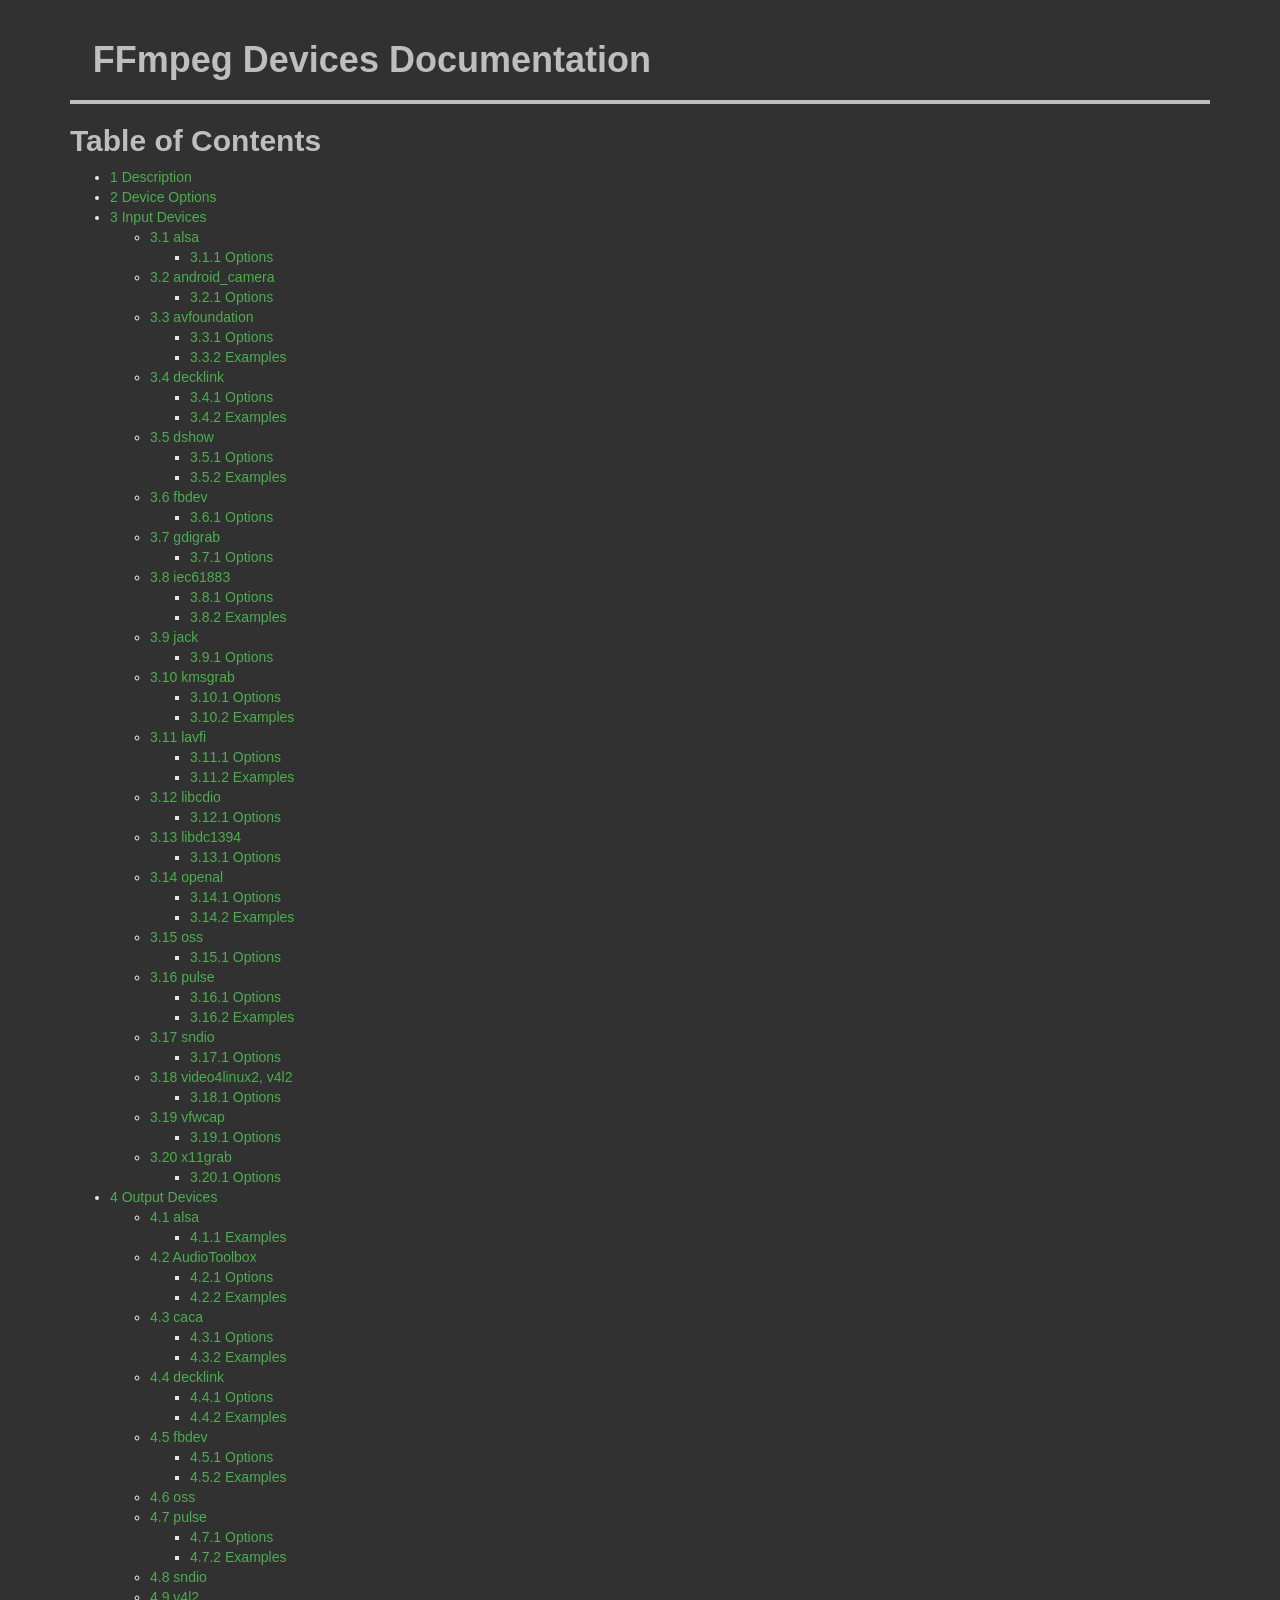
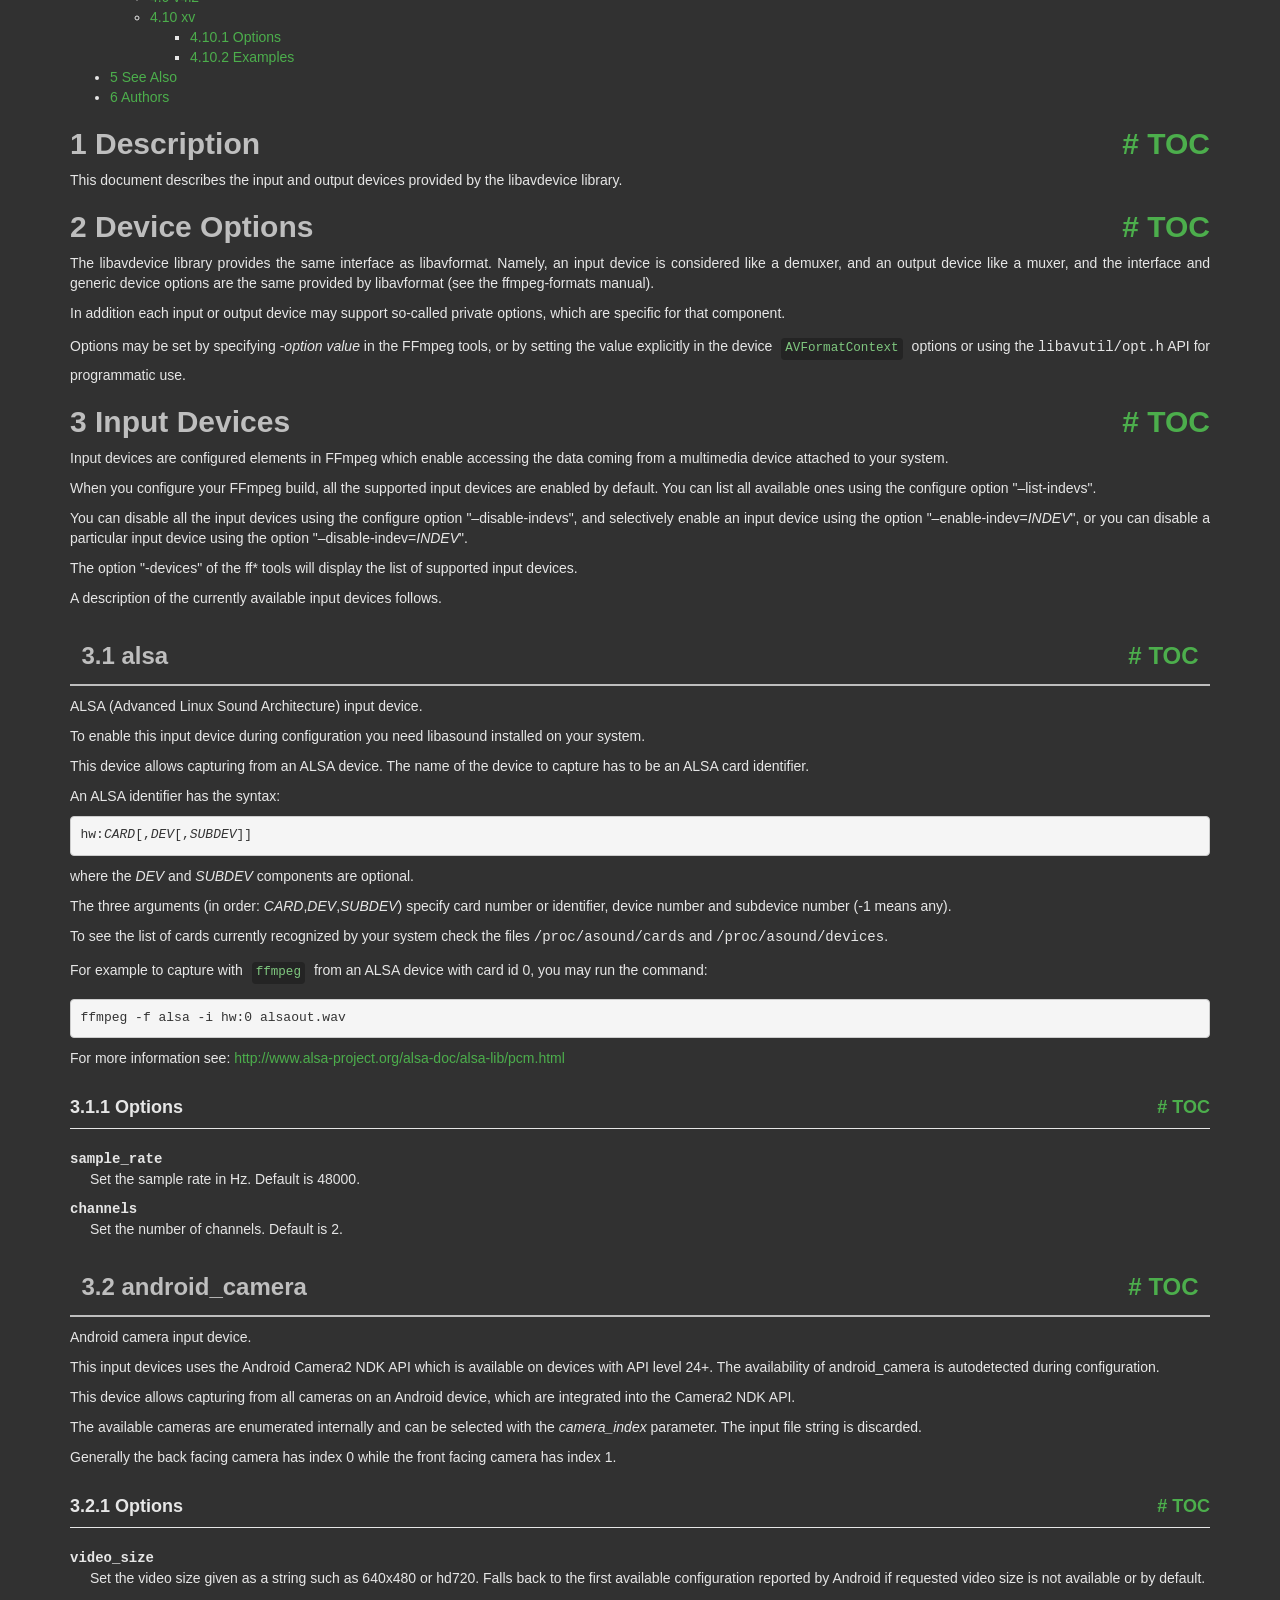
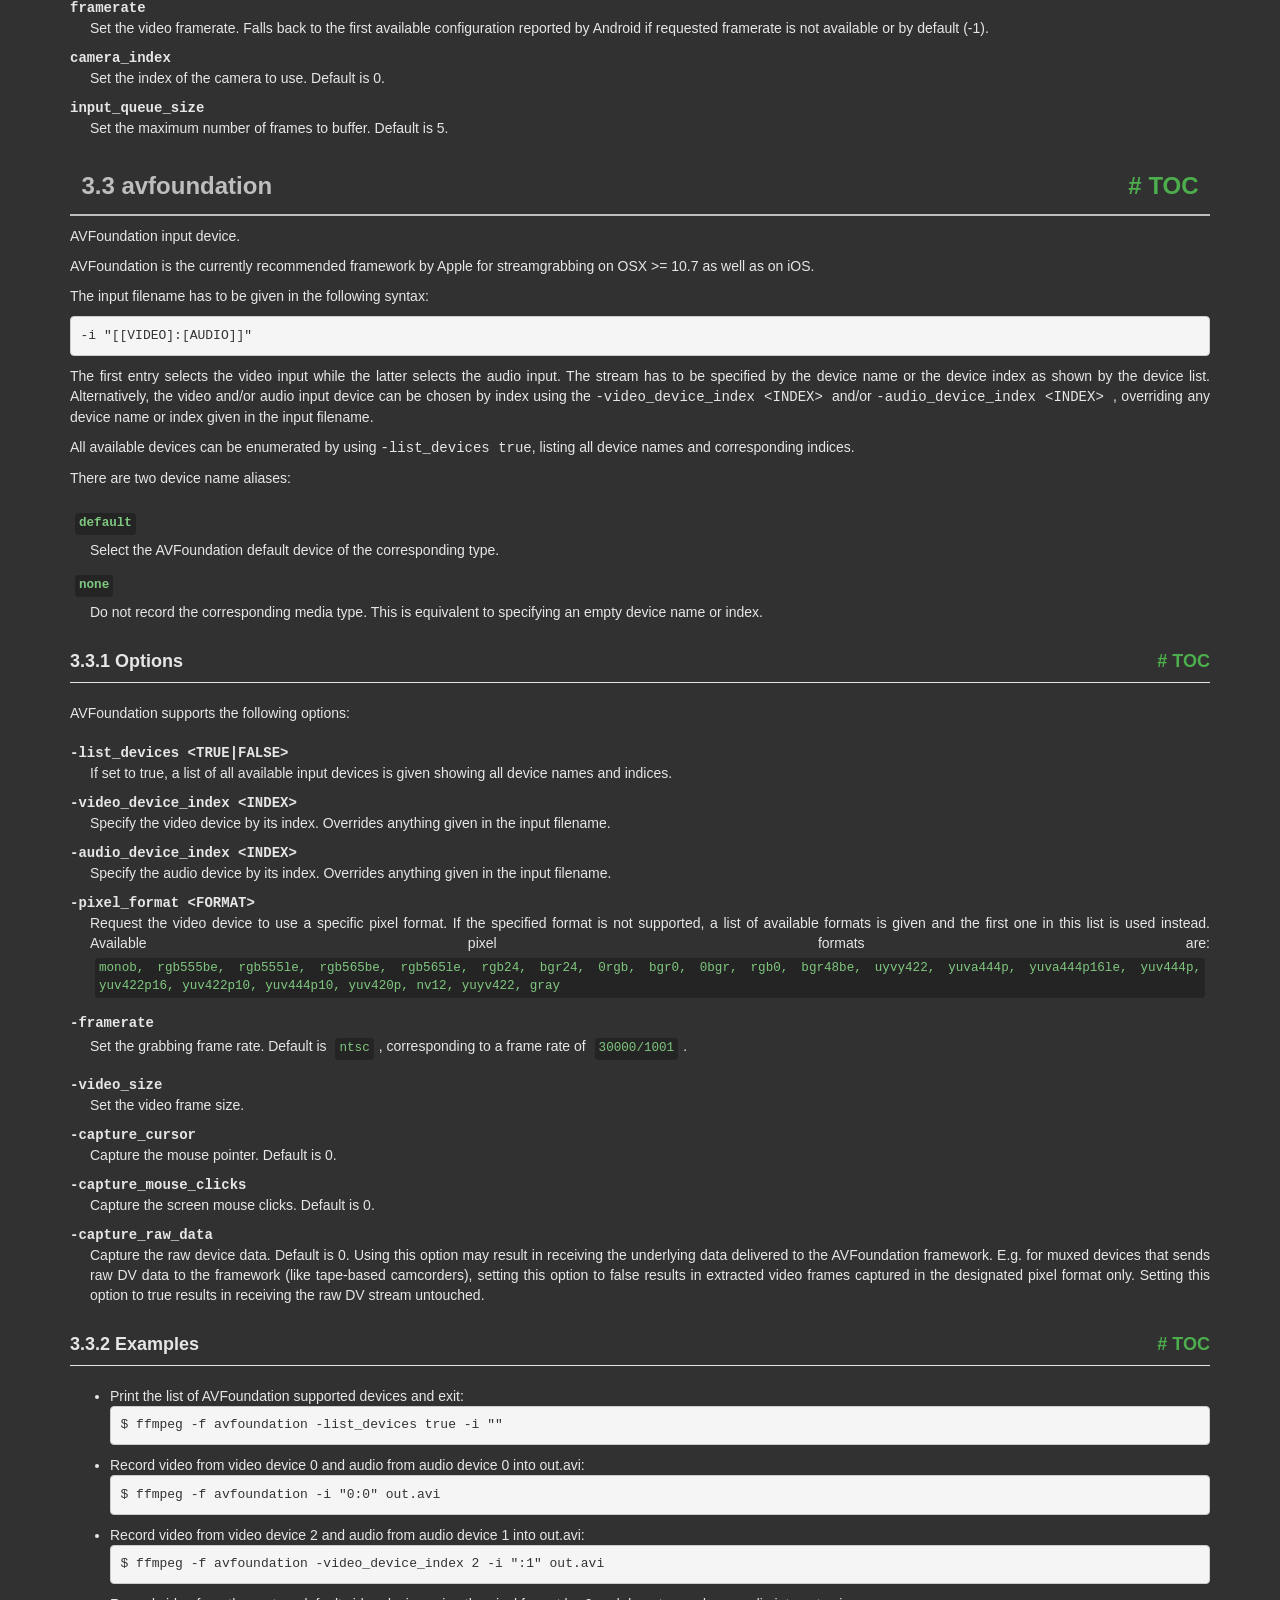
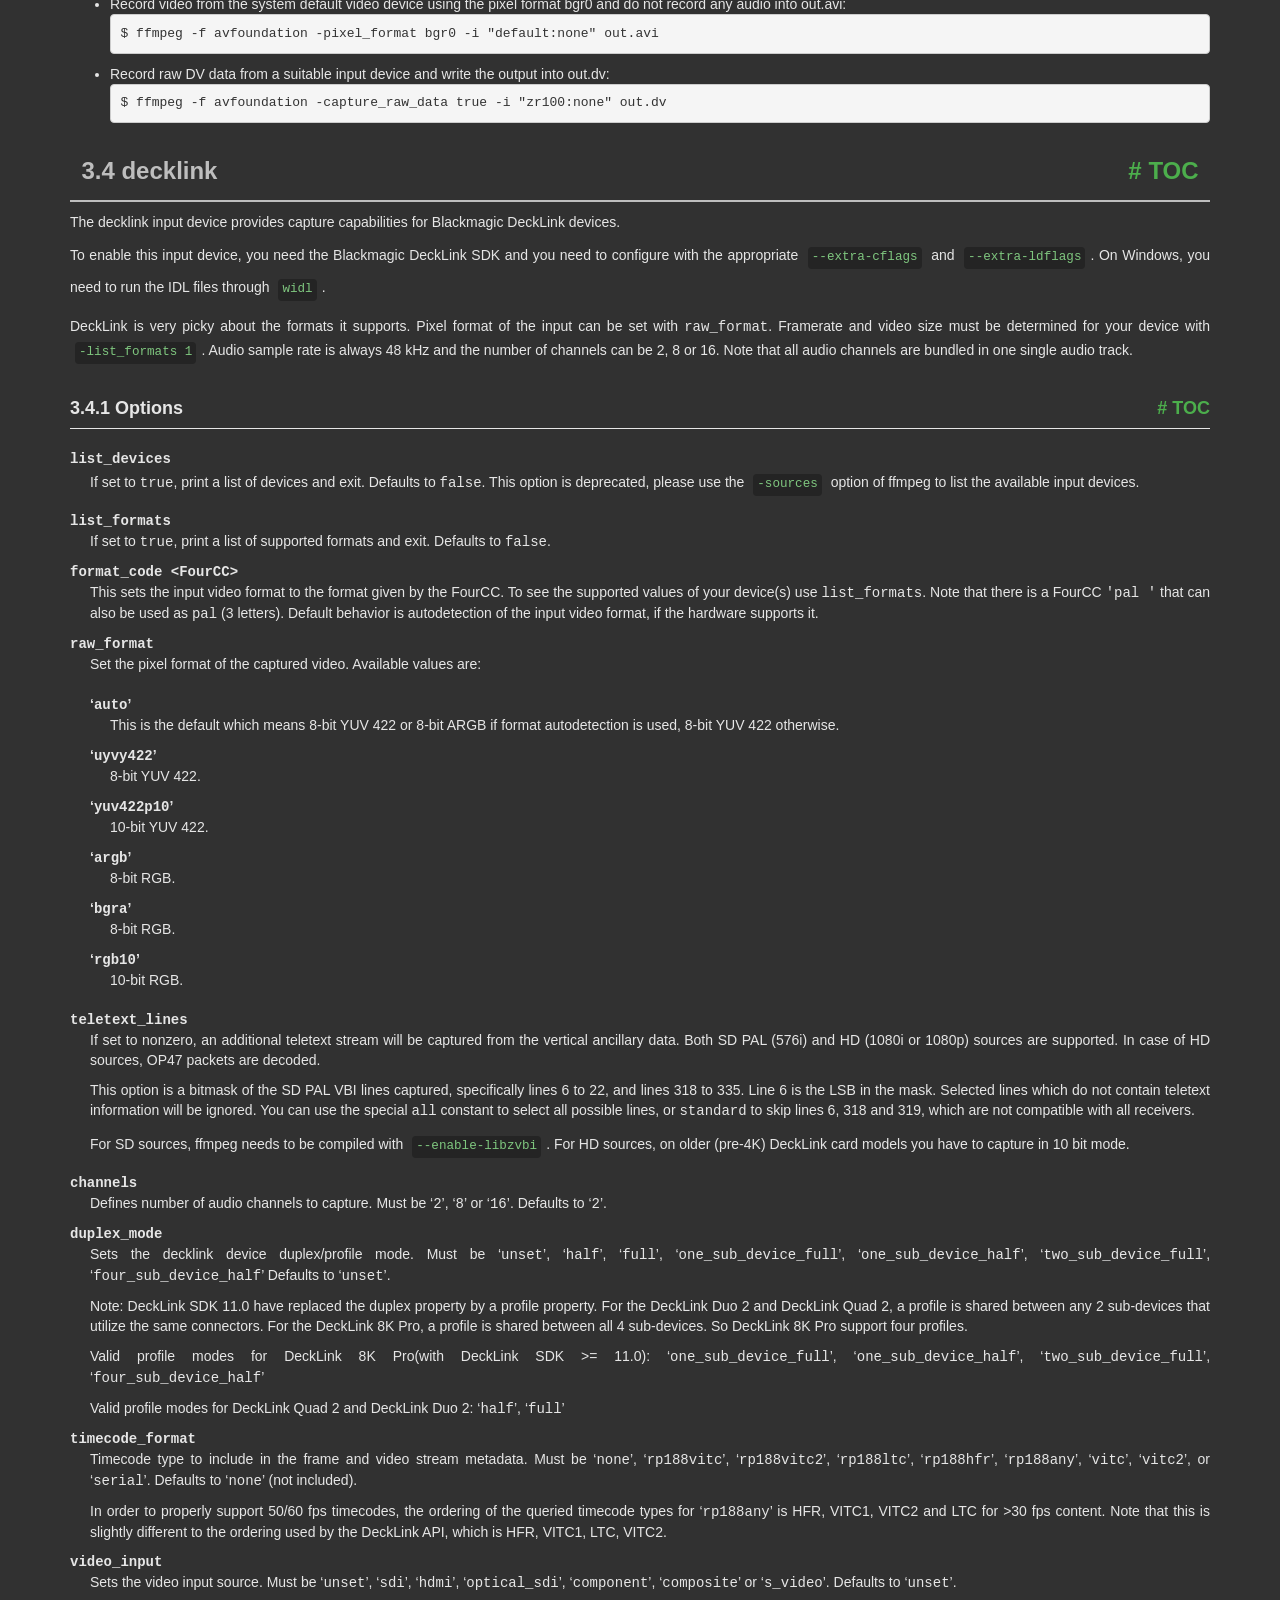
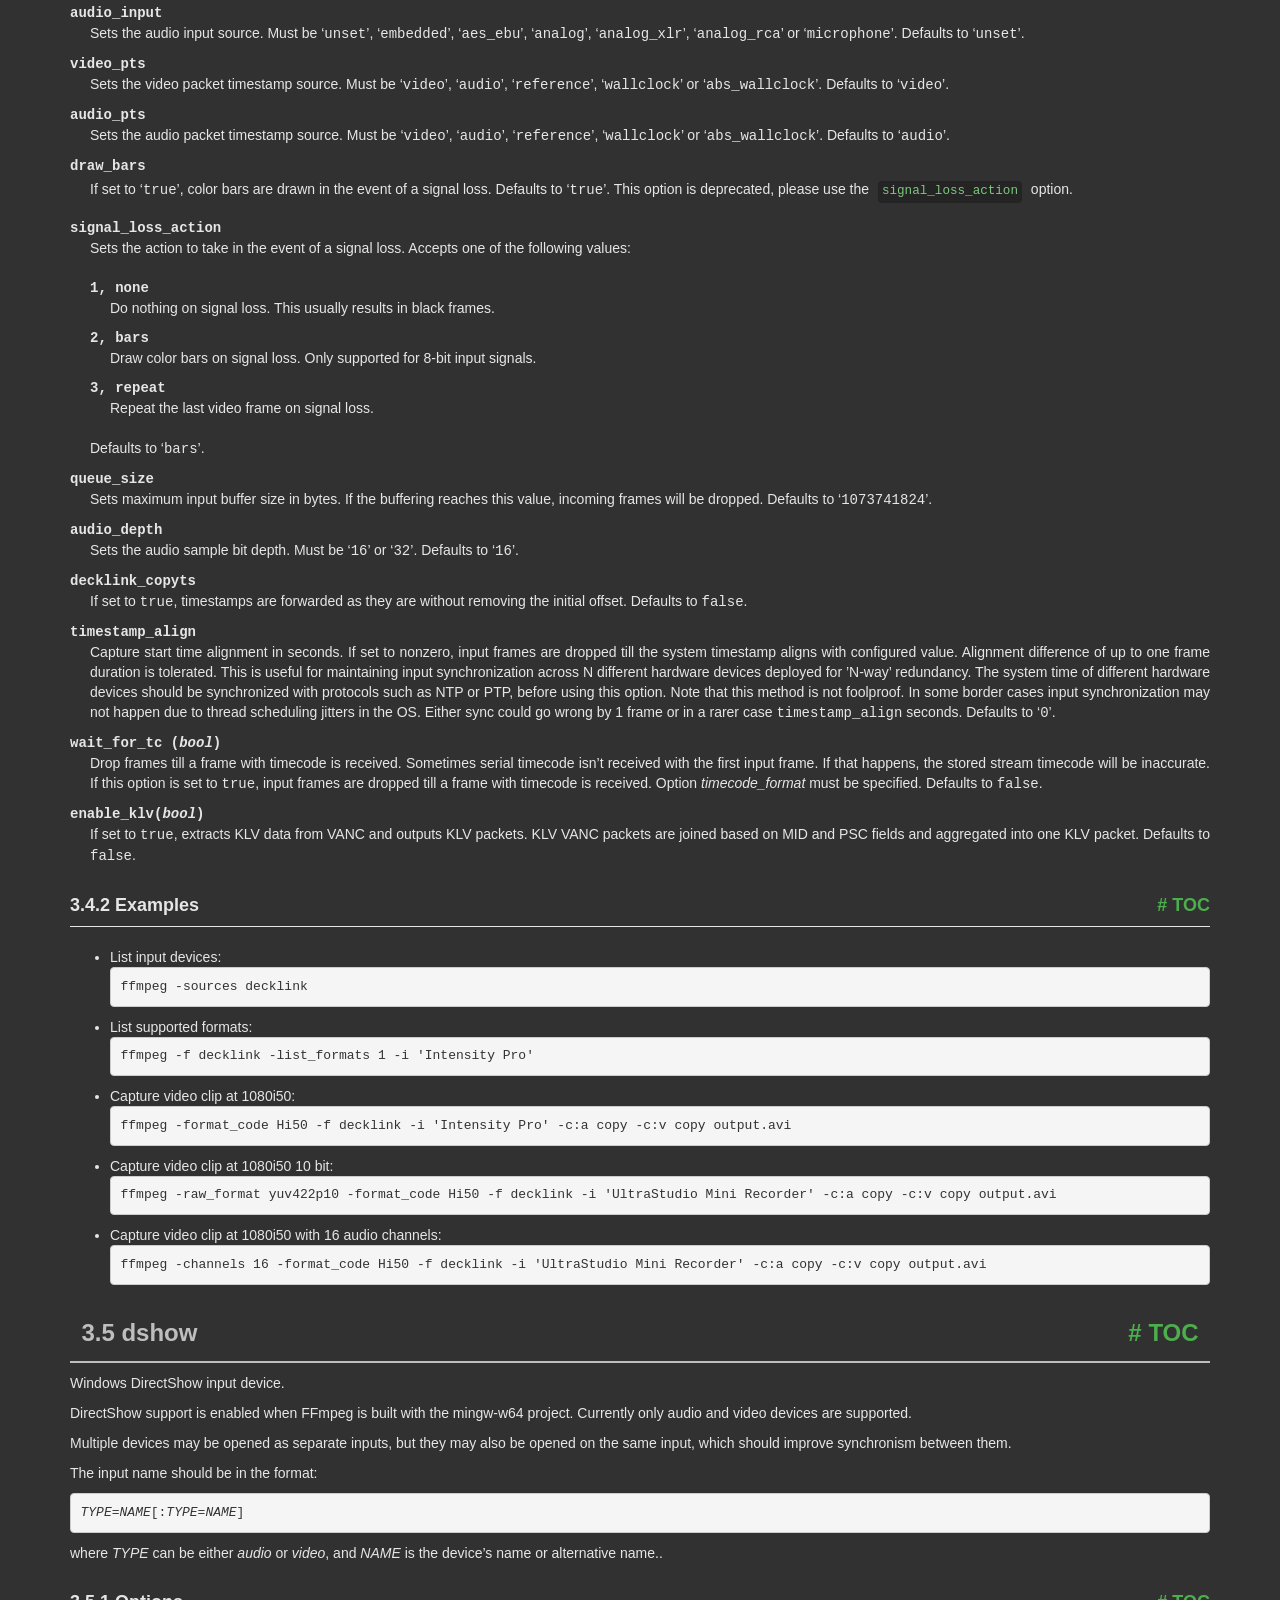
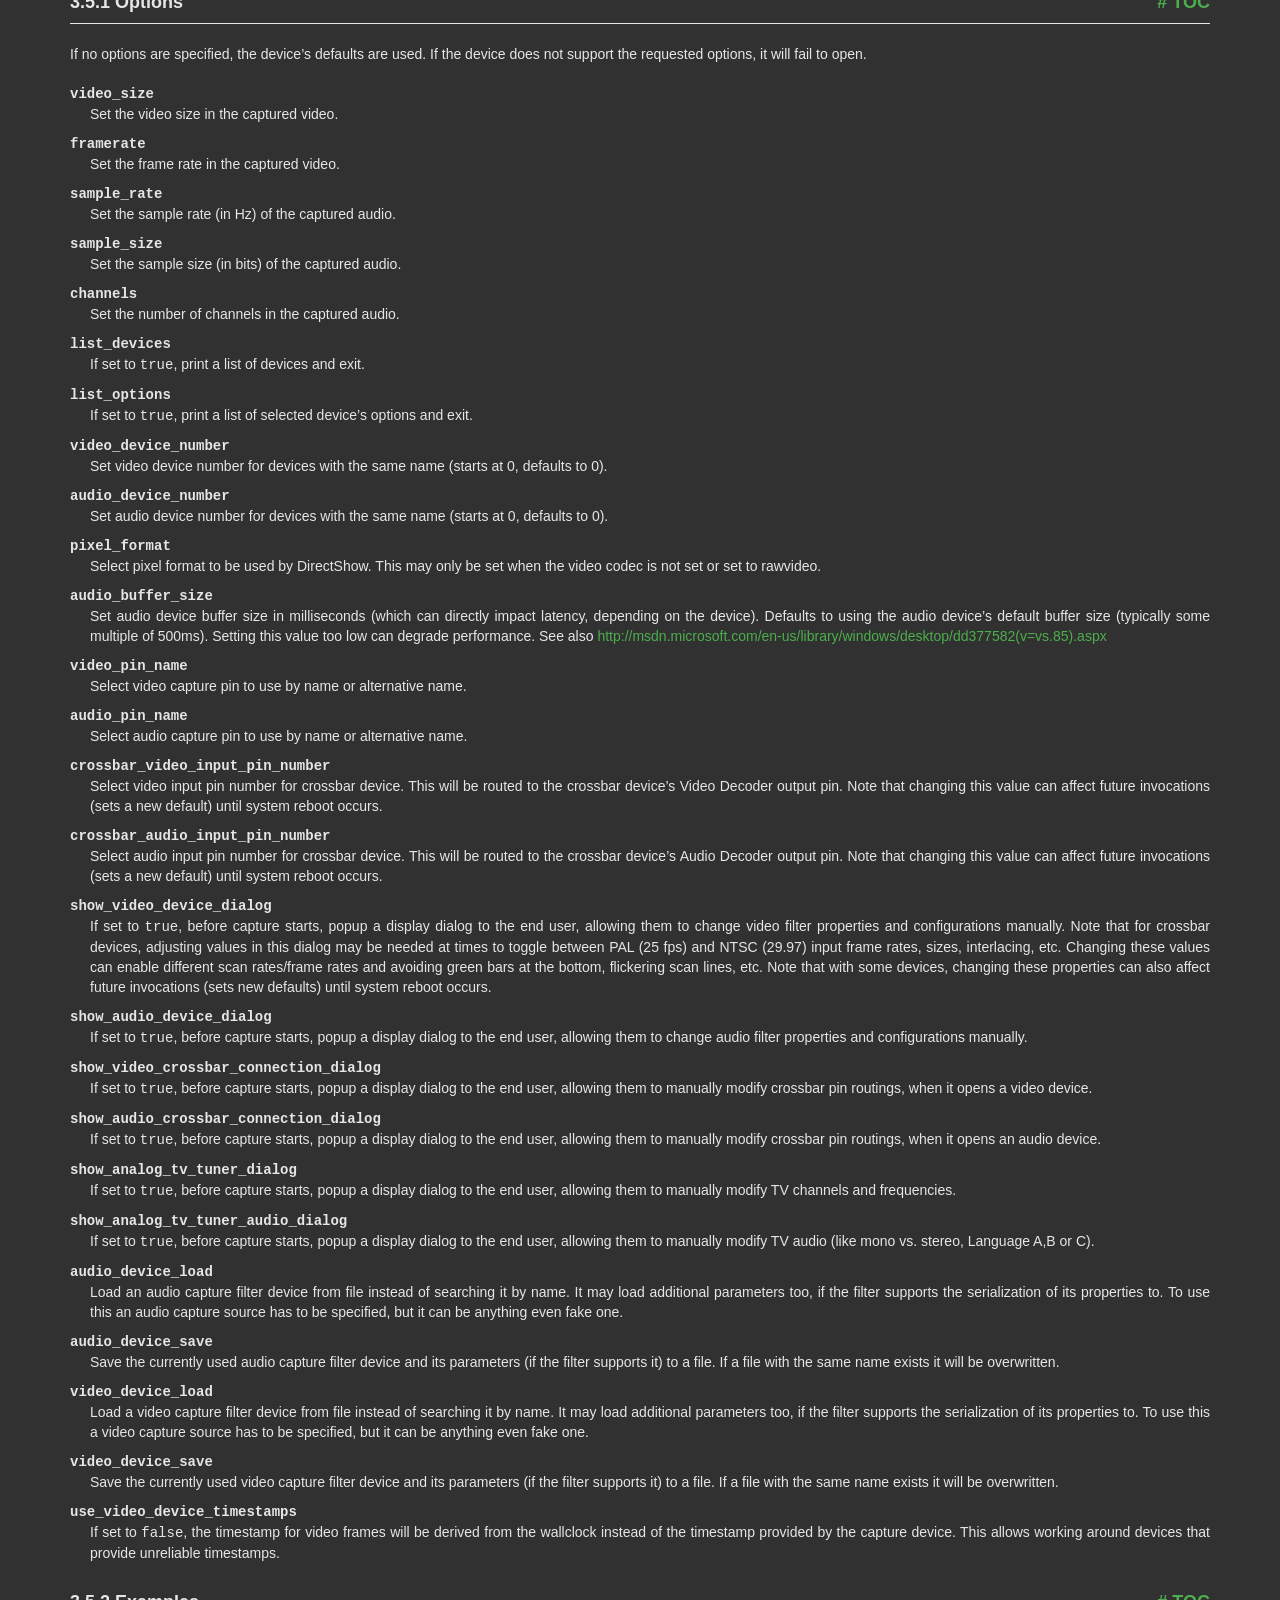
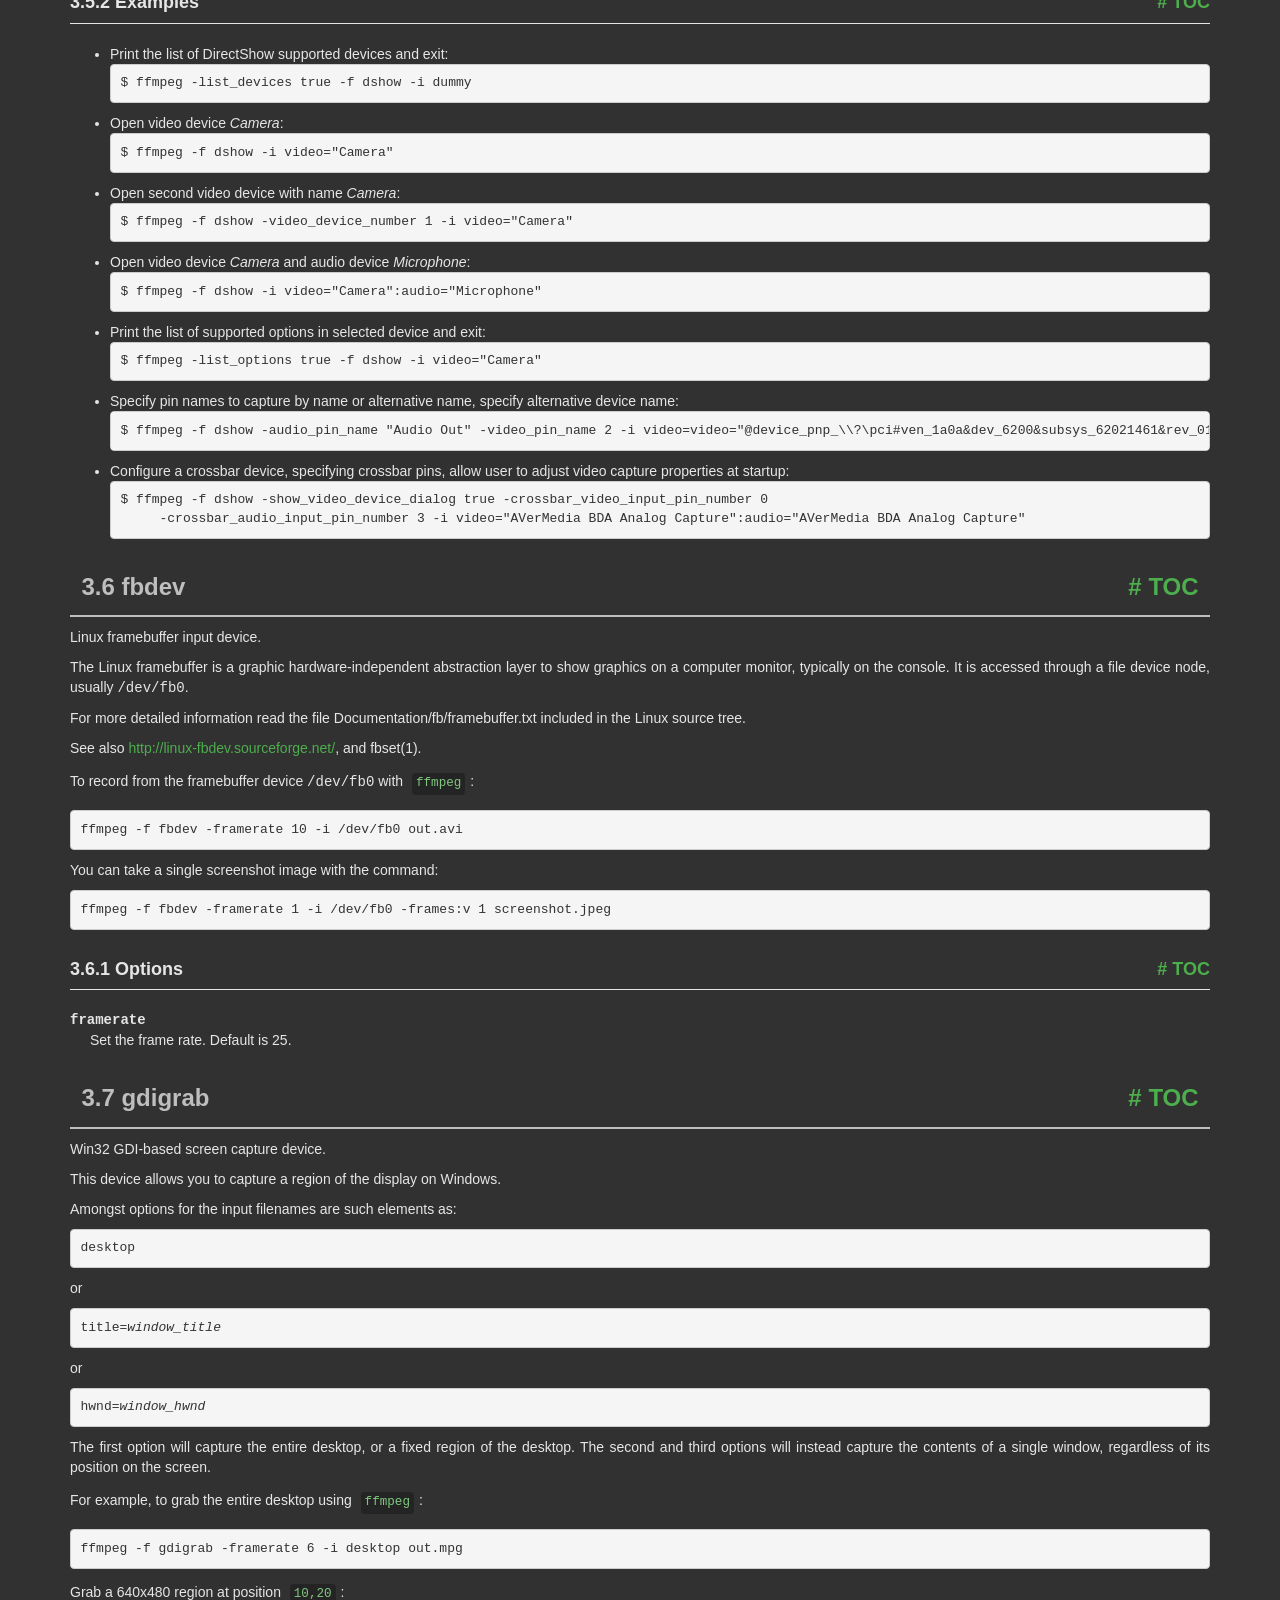
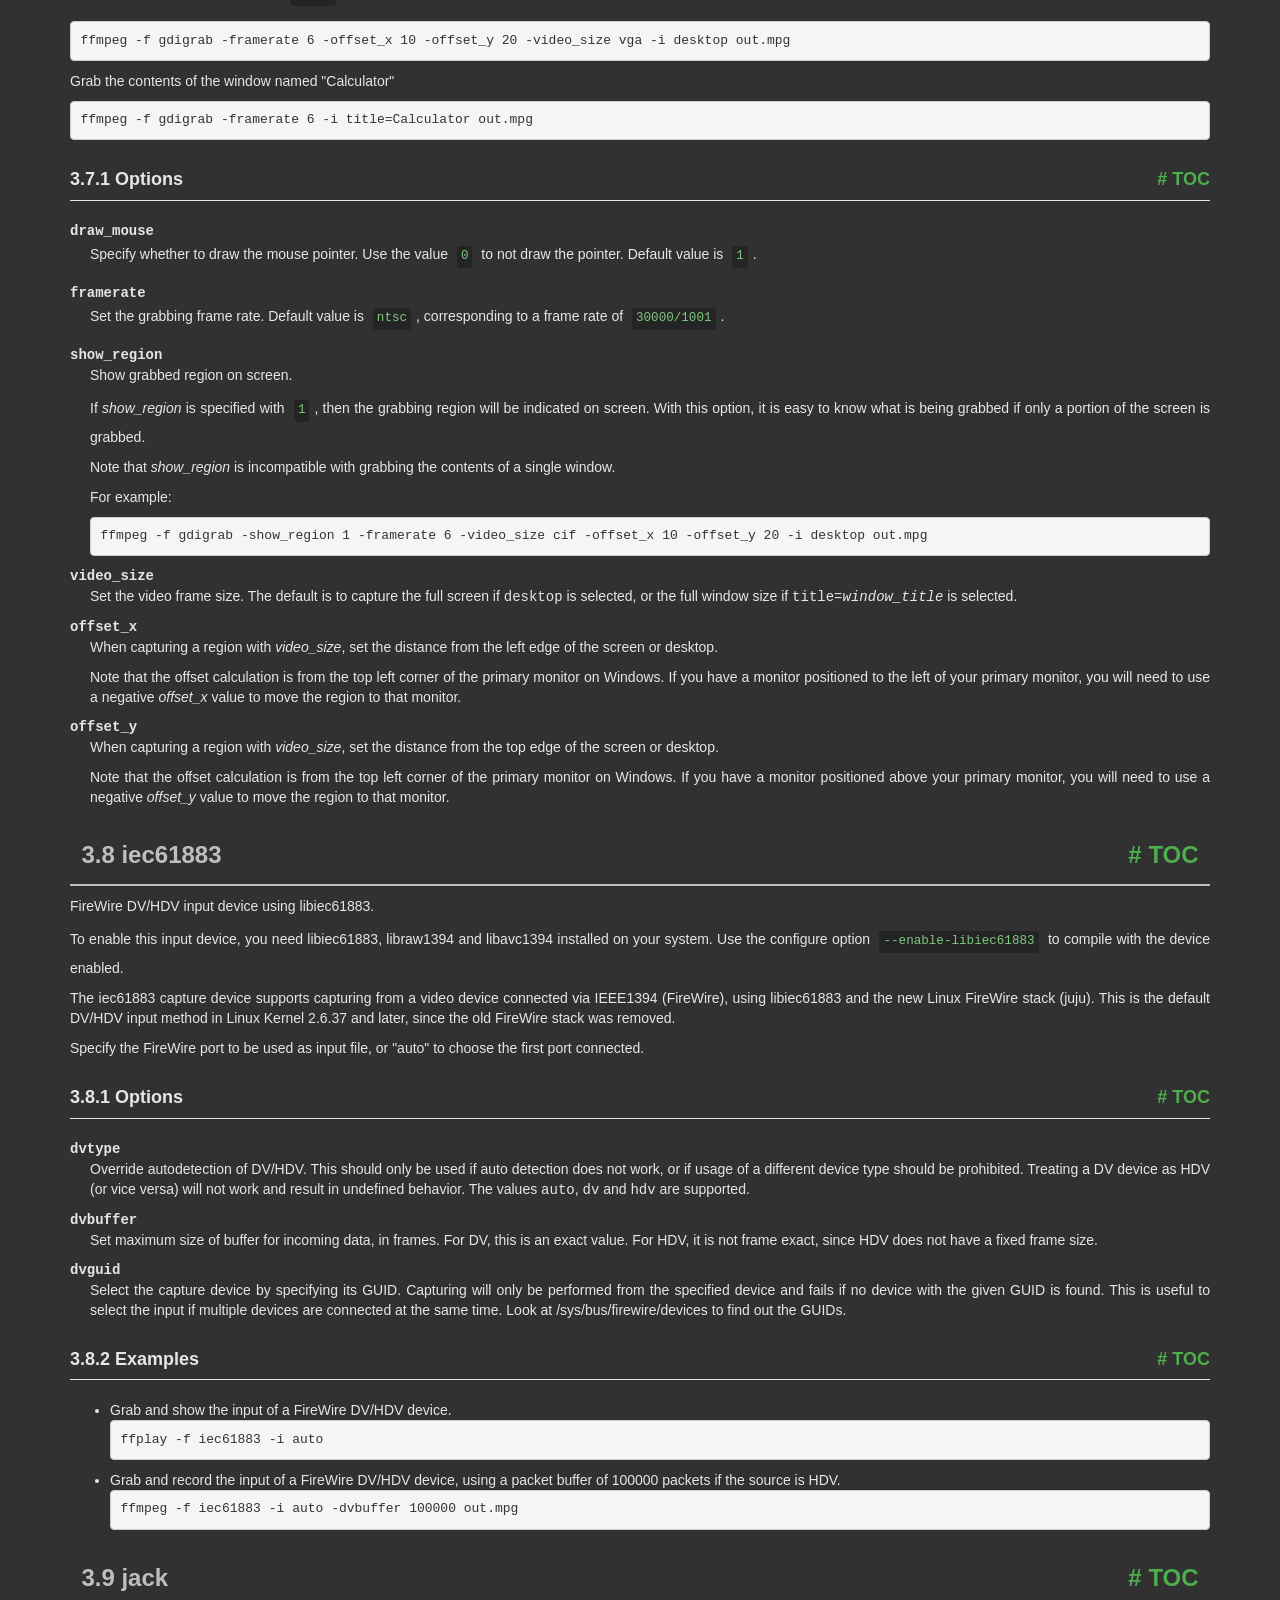
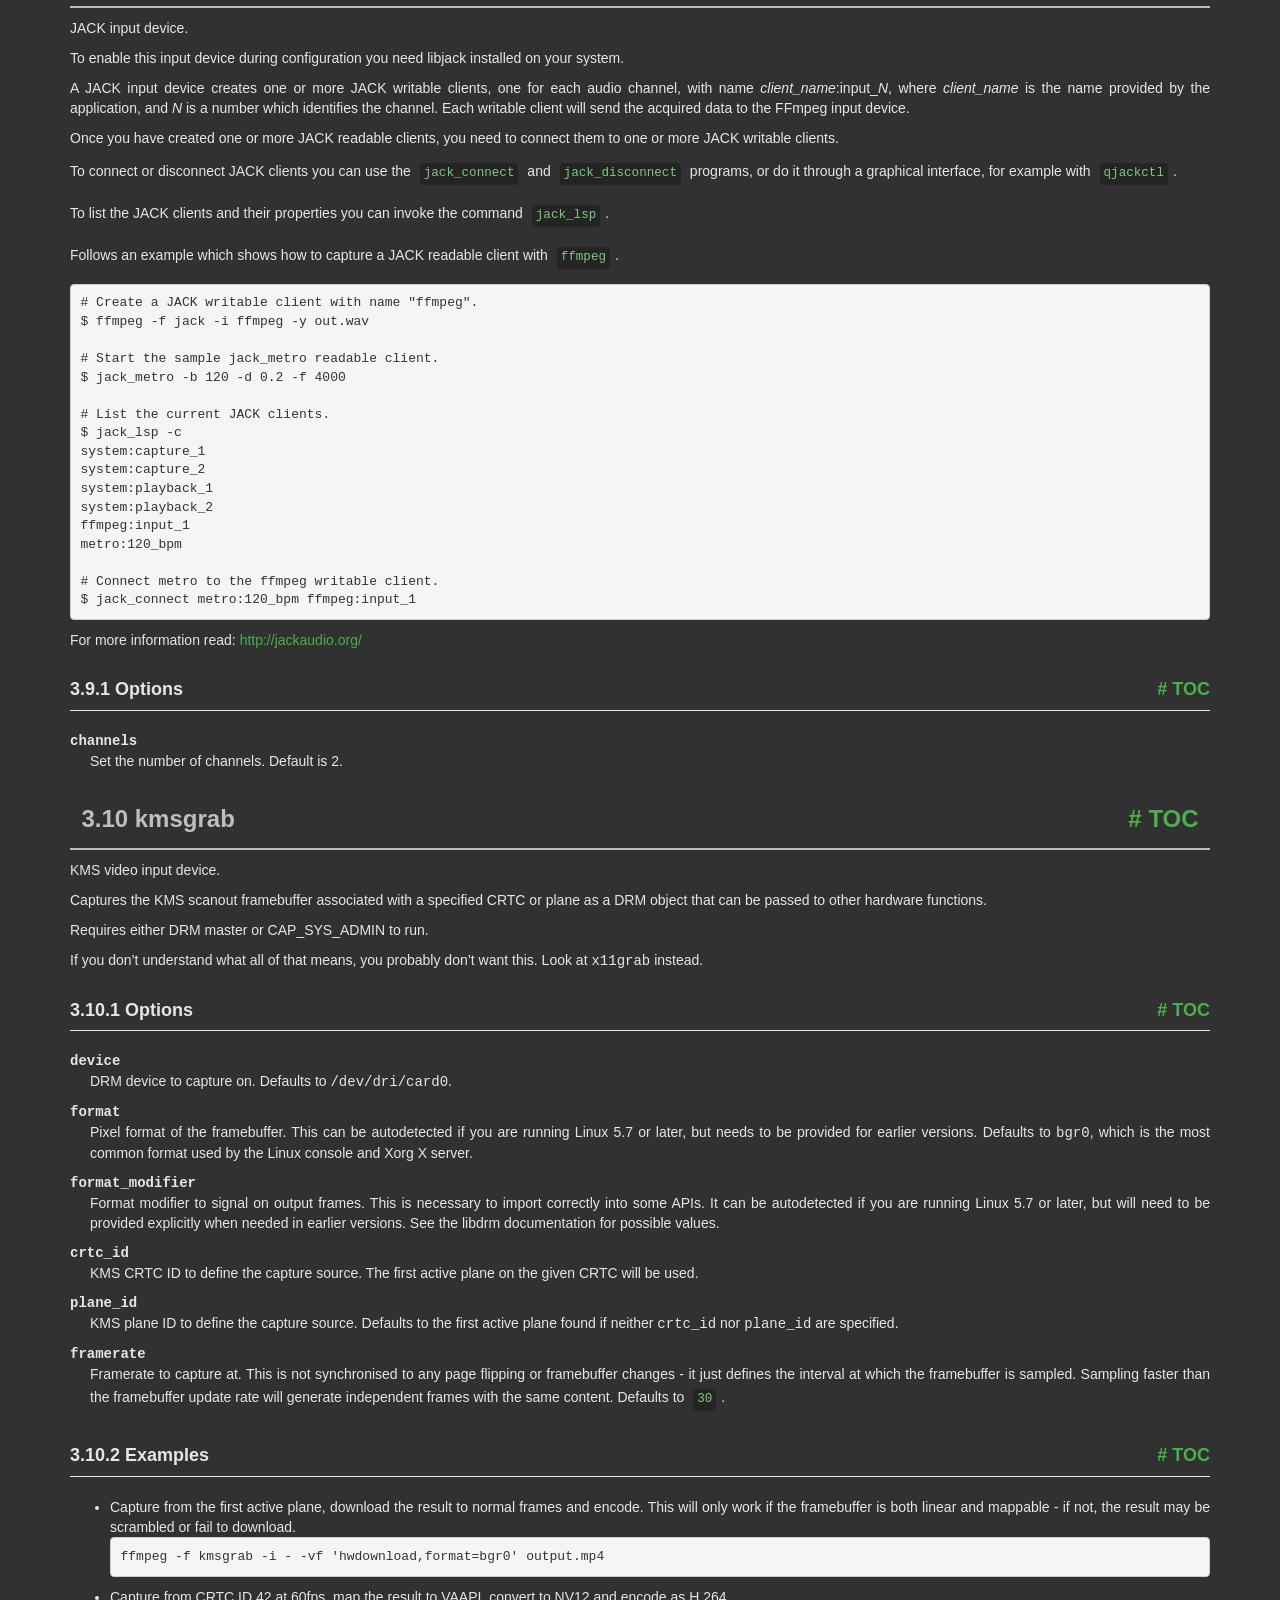
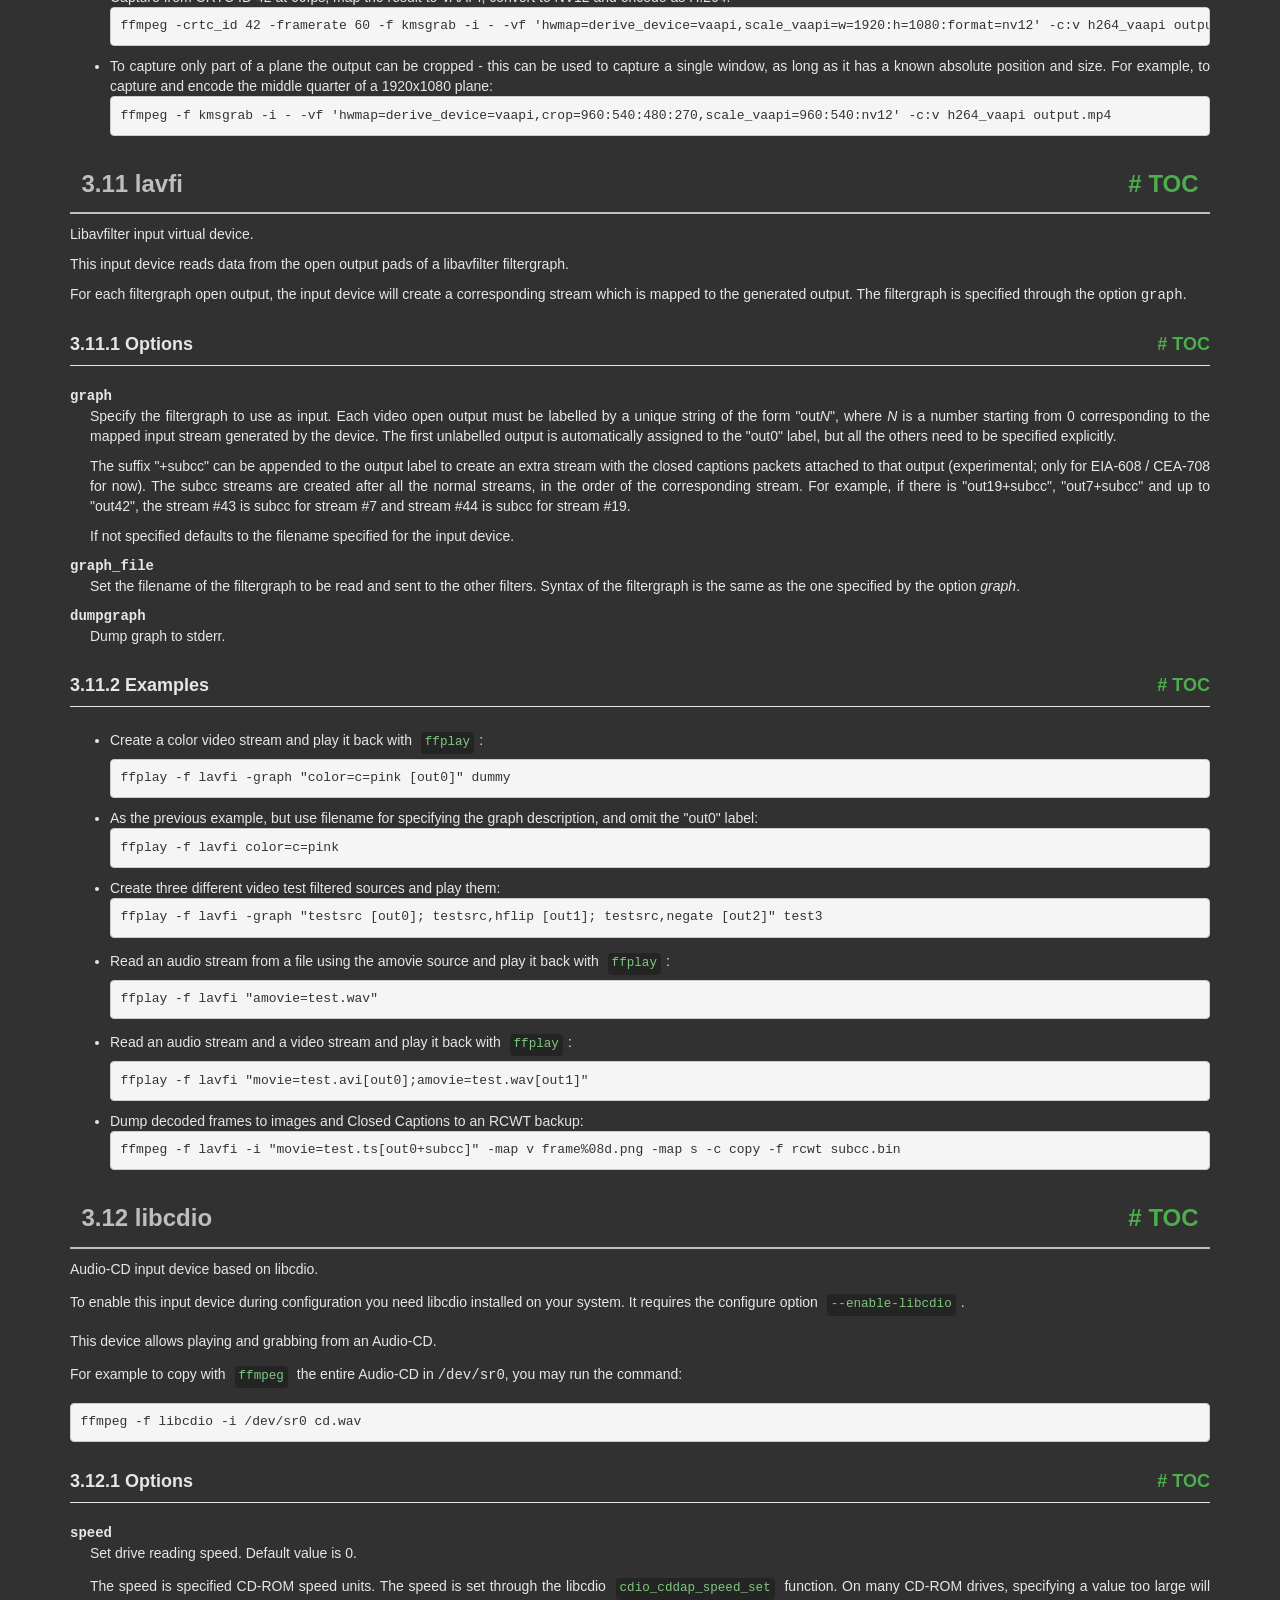
<file: ffmpeg/doc/ffmpeg-devices.html>
<!DOCTYPE html PUBLIC "-//W3C//DTD HTML 4.01 Transitional//EN" "http://www.w3.org/TR/html4/loose.dtd">
<html>
<!-- Created by GNU Texinfo 7.2, https://www.gnu.org/software/texinfo/ -->
  <head>
    <meta charset="utf-8">
    <title>
      FFmpeg Devices Documentation
    </title>
    <meta name="viewport" content="width=device-width,initial-scale=1.0">
    <link rel="stylesheet" type="text/css" href="bootstrap.min.css">
    <link rel="stylesheet" type="text/css" href="style.min.css">
  </head>
  <body>
    <div class="container">
      <h1>
      FFmpeg Devices Documentation
      </h1>


<a name="SEC_Top"></a>

<div class="region-contents" id="SEC_Contents">
<h2 class="contents-heading">Table of Contents</h2>

<div class="contents">

<ul class="toc-numbered-mark">
  <li><a id="toc-Description" href="#Description">1 Description</a></li>
  <li><a id="toc-Device-Options" href="#Device-Options">2 Device Options</a></li>
  <li><a id="toc-Input-Devices" href="#Input-Devices">3 Input Devices</a>
  <ul class="toc-numbered-mark">
    <li><a id="toc-alsa" href="#alsa">3.1 alsa</a>
    <ul class="toc-numbered-mark">
      <li><a id="toc-Options" href="#Options">3.1.1 Options</a></li>
    </ul></li>
    <li><a id="toc-android_005fcamera" href="#android_005fcamera">3.2 android_camera</a>
    <ul class="toc-numbered-mark">
      <li><a id="toc-Options-1" href="#Options-1">3.2.1 Options</a></li>
    </ul></li>
    <li><a id="toc-avfoundation" href="#avfoundation">3.3 avfoundation</a>
    <ul class="toc-numbered-mark">
      <li><a id="toc-Options-2" href="#Options-2">3.3.1 Options</a></li>
      <li><a id="toc-Examples" href="#Examples">3.3.2 Examples</a></li>
    </ul></li>
    <li><a id="toc-decklink" href="#decklink">3.4 decklink</a>
    <ul class="toc-numbered-mark">
      <li><a id="toc-Options-3" href="#Options-3">3.4.1 Options</a></li>
      <li><a id="toc-Examples-1" href="#Examples-1">3.4.2 Examples</a></li>
    </ul></li>
    <li><a id="toc-dshow" href="#dshow">3.5 dshow</a>
    <ul class="toc-numbered-mark">
      <li><a id="toc-Options-4" href="#Options-4">3.5.1 Options</a></li>
      <li><a id="toc-Examples-2" href="#Examples-2">3.5.2 Examples</a></li>
    </ul></li>
    <li><a id="toc-fbdev" href="#fbdev">3.6 fbdev</a>
    <ul class="toc-numbered-mark">
      <li><a id="toc-Options-5" href="#Options-5">3.6.1 Options</a></li>
    </ul></li>
    <li><a id="toc-gdigrab" href="#gdigrab">3.7 gdigrab</a>
    <ul class="toc-numbered-mark">
      <li><a id="toc-Options-6" href="#Options-6">3.7.1 Options</a></li>
    </ul></li>
    <li><a id="toc-iec61883" href="#iec61883">3.8 iec61883</a>
    <ul class="toc-numbered-mark">
      <li><a id="toc-Options-7" href="#Options-7">3.8.1 Options</a></li>
      <li><a id="toc-Examples-3" href="#Examples-3">3.8.2 Examples</a></li>
    </ul></li>
    <li><a id="toc-jack" href="#jack">3.9 jack</a>
    <ul class="toc-numbered-mark">
      <li><a id="toc-Options-8" href="#Options-8">3.9.1 Options</a></li>
    </ul></li>
    <li><a id="toc-kmsgrab" href="#kmsgrab">3.10 kmsgrab</a>
    <ul class="toc-numbered-mark">
      <li><a id="toc-Options-9" href="#Options-9">3.10.1 Options</a></li>
      <li><a id="toc-Examples-4" href="#Examples-4">3.10.2 Examples</a></li>
    </ul></li>
    <li><a id="toc-lavfi" href="#lavfi">3.11 lavfi</a>
    <ul class="toc-numbered-mark">
      <li><a id="toc-Options-10" href="#Options-10">3.11.1 Options</a></li>
      <li><a id="toc-Examples-5" href="#Examples-5">3.11.2 Examples</a></li>
    </ul></li>
    <li><a id="toc-libcdio" href="#libcdio">3.12 libcdio</a>
    <ul class="toc-numbered-mark">
      <li><a id="toc-Options-11" href="#Options-11">3.12.1 Options</a></li>
    </ul></li>
    <li><a id="toc-libdc1394" href="#libdc1394">3.13 libdc1394</a>
    <ul class="toc-numbered-mark">
      <li><a id="toc-Options-12" href="#Options-12">3.13.1 Options</a></li>
    </ul></li>
    <li><a id="toc-openal" href="#openal">3.14 openal</a>
    <ul class="toc-numbered-mark">
      <li><a id="toc-Options-13" href="#Options-13">3.14.1 Options</a></li>
      <li><a id="toc-Examples-6" href="#Examples-6">3.14.2 Examples</a></li>
    </ul></li>
    <li><a id="toc-oss" href="#oss">3.15 oss</a>
    <ul class="toc-numbered-mark">
      <li><a id="toc-Options-14" href="#Options-14">3.15.1 Options</a></li>
    </ul></li>
    <li><a id="toc-pulse" href="#pulse">3.16 pulse</a>
    <ul class="toc-numbered-mark">
      <li><a id="toc-Options-15" href="#Options-15">3.16.1 Options</a></li>
      <li><a id="toc-Examples-7" href="#Examples-7">3.16.2 Examples</a></li>
    </ul></li>
    <li><a id="toc-sndio" href="#sndio">3.17 sndio</a>
    <ul class="toc-numbered-mark">
      <li><a id="toc-Options-16" href="#Options-16">3.17.1 Options</a></li>
    </ul></li>
    <li><a id="toc-video4linux2_002c-v4l2" href="#video4linux2_002c-v4l2">3.18 video4linux2, v4l2</a>
    <ul class="toc-numbered-mark">
      <li><a id="toc-Options-17" href="#Options-17">3.18.1 Options</a></li>
    </ul></li>
    <li><a id="toc-vfwcap" href="#vfwcap">3.19 vfwcap</a>
    <ul class="toc-numbered-mark">
      <li><a id="toc-Options-18" href="#Options-18">3.19.1 Options</a></li>
    </ul></li>
    <li><a id="toc-x11grab" href="#x11grab">3.20 x11grab</a>
    <ul class="toc-numbered-mark">
      <li><a id="toc-Options-19" href="#Options-19">3.20.1 Options</a></li>
    </ul></li>
  </ul></li>
  <li><a id="toc-Output-Devices" href="#Output-Devices">4 Output Devices</a>
  <ul class="toc-numbered-mark">
    <li><a id="toc-alsa-1" href="#alsa-1">4.1 alsa</a>
    <ul class="toc-numbered-mark">
      <li><a id="toc-Examples-8" href="#Examples-8">4.1.1 Examples</a></li>
    </ul></li>
    <li><a id="toc-AudioToolbox" href="#AudioToolbox">4.2 AudioToolbox</a>
    <ul class="toc-numbered-mark">
      <li><a id="toc-Options-20" href="#Options-20">4.2.1 Options</a></li>
      <li><a id="toc-Examples-9" href="#Examples-9">4.2.2 Examples</a></li>
    </ul></li>
    <li><a id="toc-caca" href="#caca">4.3 caca</a>
    <ul class="toc-numbered-mark">
      <li><a id="toc-Options-21" href="#Options-21">4.3.1 Options</a></li>
      <li><a id="toc-Examples-10" href="#Examples-10">4.3.2 Examples</a></li>
    </ul></li>
    <li><a id="toc-decklink-1" href="#decklink-1">4.4 decklink</a>
    <ul class="toc-numbered-mark">
      <li><a id="toc-Options-22" href="#Options-22">4.4.1 Options</a></li>
      <li><a id="toc-Examples-11" href="#Examples-11">4.4.2 Examples</a></li>
    </ul></li>
    <li><a id="toc-fbdev-1" href="#fbdev-1">4.5 fbdev</a>
    <ul class="toc-numbered-mark">
      <li><a id="toc-Options-23" href="#Options-23">4.5.1 Options</a></li>
      <li><a id="toc-Examples-12" href="#Examples-12">4.5.2 Examples</a></li>
    </ul></li>
    <li><a id="toc-oss-1" href="#oss-1">4.6 oss</a></li>
    <li><a id="toc-pulse-1" href="#pulse-1">4.7 pulse</a>
    <ul class="toc-numbered-mark">
      <li><a id="toc-Options-24" href="#Options-24">4.7.1 Options</a></li>
      <li><a id="toc-Examples-13" href="#Examples-13">4.7.2 Examples</a></li>
    </ul></li>
    <li><a id="toc-sndio-1" href="#sndio-1">4.8 sndio</a></li>
    <li><a id="toc-v4l2" href="#v4l2">4.9 v4l2</a></li>
    <li><a id="toc-xv" href="#xv">4.10 xv</a>
    <ul class="toc-numbered-mark">
      <li><a id="toc-Options-25" href="#Options-25">4.10.1 Options</a></li>
      <li><a id="toc-Examples-14" href="#Examples-14">4.10.2 Examples</a></li>
    </ul></li>
  </ul></li>
  <li><a id="toc-See-Also" href="#See-Also">5 See Also</a></li>
  <li><a id="toc-Authors" href="#Authors">6 Authors</a></li>
</ul>
</div>
</div>

<a name="Description"></a>
<h2 class="chapter">1 Description<span class="pull-right"><a class="anchor hidden-xs" href="#Description" aria-hidden="true">#</a> <a class="anchor hidden-xs"href="#toc-Description" aria-hidden="true">TOC</a></span></h2>

<p>This document describes the input and output devices provided by the
libavdevice library.
</p>

<a name="Device-Options"></a>
<h2 class="chapter">2 Device Options<span class="pull-right"><a class="anchor hidden-xs" href="#Device-Options" aria-hidden="true">#</a> <a class="anchor hidden-xs"href="#toc-Device-Options" aria-hidden="true">TOC</a></span></h2>

<p>The libavdevice library provides the same interface as
libavformat. Namely, an input device is considered like a demuxer, and
an output device like a muxer, and the interface and generic device
options are the same provided by libavformat (see the ffmpeg-formats
manual).
</p>
<p>In addition each input or output device may support so-called private
options, which are specific for that component.
</p>
<p>Options may be set by specifying -<var class="var">option</var> <var class="var">value</var> in the
FFmpeg tools, or by setting the value explicitly in the device
<code class="code">AVFormatContext</code> options or using the <samp class="file">libavutil/opt.h</samp> API
for programmatic use.
</p>

<a name="Input-Devices"></a>
<h2 class="chapter">3 Input Devices<span class="pull-right"><a class="anchor hidden-xs" href="#Input-Devices" aria-hidden="true">#</a> <a class="anchor hidden-xs"href="#toc-Input-Devices" aria-hidden="true">TOC</a></span></h2>

<p>Input devices are configured elements in FFmpeg which enable accessing
the data coming from a multimedia device attached to your system.
</p>
<p>When you configure your FFmpeg build, all the supported input devices
are enabled by default. You can list all available ones using the
configure option &quot;&ndash;list-indevs&quot;.
</p>
<p>You can disable all the input devices using the configure option
&quot;&ndash;disable-indevs&quot;, and selectively enable an input device using the
option &quot;&ndash;enable-indev=<var class="var">INDEV</var>&quot;, or you can disable a particular
input device using the option &quot;&ndash;disable-indev=<var class="var">INDEV</var>&quot;.
</p>
<p>The option &quot;-devices&quot; of the ff* tools will display the list of
supported input devices.
</p>
<p>A description of the currently available input devices follows.
</p>
<a name="alsa"></a>
<h3 class="section">3.1 alsa<span class="pull-right"><a class="anchor hidden-xs" href="#alsa" aria-hidden="true">#</a> <a class="anchor hidden-xs"href="#toc-alsa" aria-hidden="true">TOC</a></span></h3>

<p>ALSA (Advanced Linux Sound Architecture) input device.
</p>
<p>To enable this input device during configuration you need libasound
installed on your system.
</p>
<p>This device allows capturing from an ALSA device. The name of the
device to capture has to be an ALSA card identifier.
</p>
<p>An ALSA identifier has the syntax:
</p><div class="example">
<pre class="example-preformatted">hw:<var class="var">CARD</var>[,<var class="var">DEV</var>[,<var class="var">SUBDEV</var>]]
</pre></div>

<p>where the <var class="var">DEV</var> and <var class="var">SUBDEV</var> components are optional.
</p>
<p>The three arguments (in order: <var class="var">CARD</var>,<var class="var">DEV</var>,<var class="var">SUBDEV</var>)
specify card number or identifier, device number and subdevice number
(-1 means any).
</p>
<p>To see the list of cards currently recognized by your system check the
files <samp class="file">/proc/asound/cards</samp> and <samp class="file">/proc/asound/devices</samp>.
</p>
<p>For example to capture with <code class="command">ffmpeg</code> from an ALSA device with
card id 0, you may run the command:
</p><div class="example">
<pre class="example-preformatted">ffmpeg -f alsa -i hw:0 alsaout.wav
</pre></div>

<p>For more information see:
<a class="url" href="http://www.alsa-project.org/alsa-doc/alsa-lib/pcm.html">http://www.alsa-project.org/alsa-doc/alsa-lib/pcm.html</a>
</p>
<a name="Options"></a>
<h4 class="subsection">3.1.1 Options<span class="pull-right"><a class="anchor hidden-xs" href="#Options" aria-hidden="true">#</a> <a class="anchor hidden-xs"href="#toc-Options" aria-hidden="true">TOC</a></span></h4>

<dl class="table">
<dt><samp class="option">sample_rate</samp></dt>
<dd><p>Set the sample rate in Hz. Default is 48000.
</p>
</dd>
<dt><samp class="option">channels</samp></dt>
<dd><p>Set the number of channels. Default is 2.
</p>
</dd>
</dl>

<a name="android_005fcamera"></a>
<h3 class="section">3.2 android_camera<span class="pull-right"><a class="anchor hidden-xs" href="#android_005fcamera" aria-hidden="true">#</a> <a class="anchor hidden-xs"href="#toc-android_005fcamera" aria-hidden="true">TOC</a></span></h3>

<p>Android camera input device.
</p>
<p>This input devices uses the Android Camera2 NDK API which is
available on devices with API level 24+. The availability of
android_camera is autodetected during configuration.
</p>
<p>This device allows capturing from all cameras on an Android device,
which are integrated into the Camera2 NDK API.
</p>
<p>The available cameras are enumerated internally and can be selected
with the <var class="var">camera_index</var> parameter. The input file string is
discarded.
</p>
<p>Generally the back facing camera has index 0 while the front facing
camera has index 1.
</p>
<a name="Options-1"></a>
<h4 class="subsection">3.2.1 Options<span class="pull-right"><a class="anchor hidden-xs" href="#Options-1" aria-hidden="true">#</a> <a class="anchor hidden-xs"href="#toc-Options-1" aria-hidden="true">TOC</a></span></h4>

<dl class="table">
<dt><samp class="option">video_size</samp></dt>
<dd><p>Set the video size given as a string such as 640x480 or hd720.
Falls back to the first available configuration reported by
Android if requested video size is not available or by default.
</p>
</dd>
<dt><samp class="option">framerate</samp></dt>
<dd><p>Set the video framerate.
Falls back to the first available configuration reported by
Android if requested framerate is not available or by default (-1).
</p>
</dd>
<dt><samp class="option">camera_index</samp></dt>
<dd><p>Set the index of the camera to use. Default is 0.
</p>
</dd>
<dt><samp class="option">input_queue_size</samp></dt>
<dd><p>Set the maximum number of frames to buffer. Default is 5.
</p>
</dd>
</dl>

<a name="avfoundation"></a>
<h3 class="section">3.3 avfoundation<span class="pull-right"><a class="anchor hidden-xs" href="#avfoundation" aria-hidden="true">#</a> <a class="anchor hidden-xs"href="#toc-avfoundation" aria-hidden="true">TOC</a></span></h3>

<p>AVFoundation input device.
</p>
<p>AVFoundation is the currently recommended framework by Apple for streamgrabbing on OSX &gt;= 10.7 as well as on iOS.
</p>
<p>The input filename has to be given in the following syntax:
</p><div class="example">
<pre class="example-preformatted">-i &quot;[[VIDEO]:[AUDIO]]&quot;
</pre></div>
<p>The first entry selects the video input while the latter selects the audio input.
The stream has to be specified by the device name or the device index as shown by the device list.
Alternatively, the video and/or audio input device can be chosen by index using the
<samp class="option">
    -video_device_index &lt;INDEX&gt;
</samp>
and/or
<samp class="option">
    -audio_device_index &lt;INDEX&gt;
</samp>
, overriding any
device name or index given in the input filename.
</p>
<p>All available devices can be enumerated by using <samp class="option">-list_devices true</samp>, listing
all device names and corresponding indices.
</p>
<p>There are two device name aliases:
</p><dl class="table">
<dt><code class="code">default</code></dt>
<dd><p>Select the AVFoundation default device of the corresponding type.
</p>
</dd>
<dt><code class="code">none</code></dt>
<dd><p>Do not record the corresponding media type.
This is equivalent to specifying an empty device name or index.
</p>
</dd>
</dl>

<a name="Options-2"></a>
<h4 class="subsection">3.3.1 Options<span class="pull-right"><a class="anchor hidden-xs" href="#Options-2" aria-hidden="true">#</a> <a class="anchor hidden-xs"href="#toc-Options-2" aria-hidden="true">TOC</a></span></h4>

<p>AVFoundation supports the following options:
</p>
<dl class="table">
<dt><samp class="option">-list_devices &lt;TRUE|FALSE&gt;</samp></dt>
<dd><p>If set to true, a list of all available input devices is given showing all
device names and indices.
</p>
</dd>
<dt><samp class="option">-video_device_index &lt;INDEX&gt;</samp></dt>
<dd><p>Specify the video device by its index. Overrides anything given in the input filename.
</p>
</dd>
<dt><samp class="option">-audio_device_index &lt;INDEX&gt;</samp></dt>
<dd><p>Specify the audio device by its index. Overrides anything given in the input filename.
</p>
</dd>
<dt><samp class="option">-pixel_format &lt;FORMAT&gt;</samp></dt>
<dd><p>Request the video device to use a specific pixel format.
If the specified format is not supported, a list of available formats is given
and the first one in this list is used instead. Available pixel formats are:
<code class="code">monob, rgb555be, rgb555le, rgb565be, rgb565le, rgb24, bgr24, 0rgb, bgr0, 0bgr, rgb0,
 bgr48be, uyvy422, yuva444p, yuva444p16le, yuv444p, yuv422p16, yuv422p10, yuv444p10,
 yuv420p, nv12, yuyv422, gray</code>
</p>
</dd>
<dt><samp class="option">-framerate</samp></dt>
<dd><p>Set the grabbing frame rate. Default is <code class="code">ntsc</code>, corresponding to a
frame rate of <code class="code">30000/1001</code>.
</p>
</dd>
<dt><samp class="option">-video_size</samp></dt>
<dd><p>Set the video frame size.
</p>
</dd>
<dt><samp class="option">-capture_cursor</samp></dt>
<dd><p>Capture the mouse pointer. Default is 0.
</p>
</dd>
<dt><samp class="option">-capture_mouse_clicks</samp></dt>
<dd><p>Capture the screen mouse clicks. Default is 0.
</p>
</dd>
<dt><samp class="option">-capture_raw_data</samp></dt>
<dd><p>Capture the raw device data. Default is 0.
Using this option may result in receiving the underlying data delivered to the AVFoundation framework. E.g. for muxed devices that sends raw DV data to the framework (like tape-based camcorders), setting this option to false results in extracted video frames captured in the designated pixel format only. Setting this option to true results in receiving the raw DV stream untouched.
</p></dd>
</dl>

<a name="Examples"></a>
<h4 class="subsection">3.3.2 Examples<span class="pull-right"><a class="anchor hidden-xs" href="#Examples" aria-hidden="true">#</a> <a class="anchor hidden-xs"href="#toc-Examples" aria-hidden="true">TOC</a></span></h4>

<ul class="itemize mark-bullet">
<li>Print the list of AVFoundation supported devices and exit:
<div class="example">
<pre class="example-preformatted">$ ffmpeg -f avfoundation -list_devices true -i &quot;&quot;
</pre></div>

</li><li>Record video from video device 0 and audio from audio device 0 into out.avi:
<div class="example">
<pre class="example-preformatted">$ ffmpeg -f avfoundation -i &quot;0:0&quot; out.avi
</pre></div>

</li><li>Record video from video device 2 and audio from audio device 1 into out.avi:
<div class="example">
<pre class="example-preformatted">$ ffmpeg -f avfoundation -video_device_index 2 -i &quot;:1&quot; out.avi
</pre></div>

</li><li>Record video from the system default video device using the pixel format bgr0 and do not record any audio into out.avi:
<div class="example">
<pre class="example-preformatted">$ ffmpeg -f avfoundation -pixel_format bgr0 -i &quot;default:none&quot; out.avi
</pre></div>

</li><li>Record raw DV data from a suitable input device and write the output into out.dv:
<div class="example">
<pre class="example-preformatted">$ ffmpeg -f avfoundation -capture_raw_data true -i &quot;zr100:none&quot; out.dv
</pre></div>


</li></ul>

<a name="decklink"></a>
<h3 class="section">3.4 decklink<span class="pull-right"><a class="anchor hidden-xs" href="#decklink" aria-hidden="true">#</a> <a class="anchor hidden-xs"href="#toc-decklink" aria-hidden="true">TOC</a></span></h3>

<p>The decklink input device provides capture capabilities for Blackmagic
DeckLink devices.
</p>
<p>To enable this input device, you need the Blackmagic DeckLink SDK and you
need to configure with the appropriate <code class="code">--extra-cflags</code>
and <code class="code">--extra-ldflags</code>.
On Windows, you need to run the IDL files through <code class="command">widl</code>.
</p>
<p>DeckLink is very picky about the formats it supports. Pixel format of the
input can be set with <samp class="option">raw_format</samp>.
Framerate and video size must be determined for your device with
<code class="command">-list_formats 1</code>. Audio sample rate is always 48 kHz and the number
of channels can be 2, 8 or 16. Note that all audio channels are bundled in one single
audio track.
</p>
<a name="Options-3"></a>
<h4 class="subsection">3.4.1 Options<span class="pull-right"><a class="anchor hidden-xs" href="#Options-3" aria-hidden="true">#</a> <a class="anchor hidden-xs"href="#toc-Options-3" aria-hidden="true">TOC</a></span></h4>

<dl class="table">
<dt><samp class="option">list_devices</samp></dt>
<dd><p>If set to <samp class="option">true</samp>, print a list of devices and exit.
Defaults to <samp class="option">false</samp>. This option is deprecated, please use the
<code class="code">-sources</code> option of ffmpeg to list the available input devices.
</p>
</dd>
<dt><samp class="option">list_formats</samp></dt>
<dd><p>If set to <samp class="option">true</samp>, print a list of supported formats and exit.
Defaults to <samp class="option">false</samp>.
</p>
</dd>
<dt><samp class="option">format_code &lt;FourCC&gt;</samp></dt>
<dd><p>This sets the input video format to the format given by the FourCC. To see
the supported values of your device(s) use <samp class="option">list_formats</samp>.
Note that there is a FourCC <samp class="option">'pal '</samp> that can also be used
as <samp class="option">pal</samp> (3 letters).
Default behavior is autodetection of the input video format, if the hardware
supports it.
</p>
</dd>
<dt><samp class="option">raw_format</samp></dt>
<dd><p>Set the pixel format of the captured video.
Available values are:
</p><dl class="table">
<dt>&lsquo;<samp class="samp">auto</samp>&rsquo;</dt>
<dd>
<p>This is the default which means 8-bit YUV 422 or 8-bit ARGB if format
autodetection is used, 8-bit YUV 422 otherwise.
</p>
</dd>
<dt>&lsquo;<samp class="samp">uyvy422</samp>&rsquo;</dt>
<dd>
<p>8-bit YUV 422.
</p>
</dd>
<dt>&lsquo;<samp class="samp">yuv422p10</samp>&rsquo;</dt>
<dd>
<p>10-bit YUV 422.
</p>
</dd>
<dt>&lsquo;<samp class="samp">argb</samp>&rsquo;</dt>
<dd>
<p>8-bit RGB.
</p>
</dd>
<dt>&lsquo;<samp class="samp">bgra</samp>&rsquo;</dt>
<dd>
<p>8-bit RGB.
</p>
</dd>
<dt>&lsquo;<samp class="samp">rgb10</samp>&rsquo;</dt>
<dd>
<p>10-bit RGB.
</p>
</dd>
</dl>

</dd>
<dt><samp class="option">teletext_lines</samp></dt>
<dd><p>If set to nonzero, an additional teletext stream will be captured from the
vertical ancillary data. Both SD PAL (576i) and HD (1080i or 1080p)
sources are supported. In case of HD sources, OP47 packets are decoded.
</p>
<p>This option is a bitmask of the SD PAL VBI lines captured, specifically lines 6
to 22, and lines 318 to 335. Line 6 is the LSB in the mask. Selected lines
which do not contain teletext information will be ignored. You can use the
special <samp class="option">all</samp> constant to select all possible lines, or
<samp class="option">standard</samp> to skip lines 6, 318 and 319, which are not compatible with
all receivers.
</p>
<p>For SD sources, ffmpeg needs to be compiled with <code class="code">--enable-libzvbi</code>. For
HD sources, on older (pre-4K) DeckLink card models you have to capture in 10
bit mode.
</p>
</dd>
<dt><samp class="option">channels</samp></dt>
<dd><p>Defines number of audio channels to capture. Must be &lsquo;<samp class="samp">2</samp>&rsquo;, &lsquo;<samp class="samp">8</samp>&rsquo; or &lsquo;<samp class="samp">16</samp>&rsquo;.
Defaults to &lsquo;<samp class="samp">2</samp>&rsquo;.
</p>
</dd>
<dt><samp class="option">duplex_mode</samp></dt>
<dd><p>Sets the decklink device duplex/profile mode. Must be &lsquo;<samp class="samp">unset</samp>&rsquo;, &lsquo;<samp class="samp">half</samp>&rsquo;, &lsquo;<samp class="samp">full</samp>&rsquo;,
&lsquo;<samp class="samp">one_sub_device_full</samp>&rsquo;, &lsquo;<samp class="samp">one_sub_device_half</samp>&rsquo;, &lsquo;<samp class="samp">two_sub_device_full</samp>&rsquo;,
&lsquo;<samp class="samp">four_sub_device_half</samp>&rsquo;
Defaults to &lsquo;<samp class="samp">unset</samp>&rsquo;.
</p>
<p>Note: DeckLink SDK 11.0 have replaced the duplex property by a profile property.
For the DeckLink Duo 2 and DeckLink Quad 2, a profile is shared between any 2
sub-devices that utilize the same connectors. For the DeckLink 8K Pro, a profile
is shared between all 4 sub-devices. So DeckLink 8K Pro support four profiles.
</p>
<p>Valid profile modes for DeckLink 8K Pro(with DeckLink SDK &gt;= 11.0):
&lsquo;<samp class="samp">one_sub_device_full</samp>&rsquo;, &lsquo;<samp class="samp">one_sub_device_half</samp>&rsquo;, &lsquo;<samp class="samp">two_sub_device_full</samp>&rsquo;,
&lsquo;<samp class="samp">four_sub_device_half</samp>&rsquo;
</p>
<p>Valid profile modes for DeckLink Quad 2 and DeckLink Duo 2:
&lsquo;<samp class="samp">half</samp>&rsquo;, &lsquo;<samp class="samp">full</samp>&rsquo;
</p>
</dd>
<dt><samp class="option">timecode_format</samp></dt>
<dd><p>Timecode type to include in the frame and video stream metadata. Must be
&lsquo;<samp class="samp">none</samp>&rsquo;, &lsquo;<samp class="samp">rp188vitc</samp>&rsquo;, &lsquo;<samp class="samp">rp188vitc2</samp>&rsquo;, &lsquo;<samp class="samp">rp188ltc</samp>&rsquo;,
&lsquo;<samp class="samp">rp188hfr</samp>&rsquo;, &lsquo;<samp class="samp">rp188any</samp>&rsquo;, &lsquo;<samp class="samp">vitc</samp>&rsquo;, &lsquo;<samp class="samp">vitc2</samp>&rsquo;, or &lsquo;<samp class="samp">serial</samp>&rsquo;.
Defaults to &lsquo;<samp class="samp">none</samp>&rsquo; (not included).
</p>
<p>In order to properly support 50/60 fps timecodes, the ordering of the queried
timecode types for &lsquo;<samp class="samp">rp188any</samp>&rsquo; is HFR, VITC1, VITC2 and LTC for &gt;30 fps
content. Note that this is slightly different to the ordering used by the
DeckLink API, which is HFR, VITC1, LTC, VITC2.
</p>
</dd>
<dt><samp class="option">video_input</samp></dt>
<dd><p>Sets the video input source. Must be &lsquo;<samp class="samp">unset</samp>&rsquo;, &lsquo;<samp class="samp">sdi</samp>&rsquo;, &lsquo;<samp class="samp">hdmi</samp>&rsquo;,
&lsquo;<samp class="samp">optical_sdi</samp>&rsquo;, &lsquo;<samp class="samp">component</samp>&rsquo;, &lsquo;<samp class="samp">composite</samp>&rsquo; or &lsquo;<samp class="samp">s_video</samp>&rsquo;.
Defaults to &lsquo;<samp class="samp">unset</samp>&rsquo;.
</p>
</dd>
<dt><samp class="option">audio_input</samp></dt>
<dd><p>Sets the audio input source. Must be &lsquo;<samp class="samp">unset</samp>&rsquo;, &lsquo;<samp class="samp">embedded</samp>&rsquo;,
&lsquo;<samp class="samp">aes_ebu</samp>&rsquo;, &lsquo;<samp class="samp">analog</samp>&rsquo;, &lsquo;<samp class="samp">analog_xlr</samp>&rsquo;, &lsquo;<samp class="samp">analog_rca</samp>&rsquo; or
&lsquo;<samp class="samp">microphone</samp>&rsquo;. Defaults to &lsquo;<samp class="samp">unset</samp>&rsquo;.
</p>
</dd>
<dt><samp class="option">video_pts</samp></dt>
<dd><p>Sets the video packet timestamp source. Must be &lsquo;<samp class="samp">video</samp>&rsquo;, &lsquo;<samp class="samp">audio</samp>&rsquo;,
&lsquo;<samp class="samp">reference</samp>&rsquo;, &lsquo;<samp class="samp">wallclock</samp>&rsquo; or &lsquo;<samp class="samp">abs_wallclock</samp>&rsquo;.
Defaults to &lsquo;<samp class="samp">video</samp>&rsquo;.
</p>
</dd>
<dt><samp class="option">audio_pts</samp></dt>
<dd><p>Sets the audio packet timestamp source. Must be &lsquo;<samp class="samp">video</samp>&rsquo;, &lsquo;<samp class="samp">audio</samp>&rsquo;,
&lsquo;<samp class="samp">reference</samp>&rsquo;, &lsquo;<samp class="samp">wallclock</samp>&rsquo; or &lsquo;<samp class="samp">abs_wallclock</samp>&rsquo;.
Defaults to &lsquo;<samp class="samp">audio</samp>&rsquo;.
</p>
</dd>
<dt><samp class="option">draw_bars</samp></dt>
<dd><p>If set to &lsquo;<samp class="samp">true</samp>&rsquo;, color bars are drawn in the event of a signal loss.
Defaults to &lsquo;<samp class="samp">true</samp>&rsquo;.
This option is deprecated, please use the <code class="code">signal_loss_action</code> option.
</p>
</dd>
<dt><samp class="option">signal_loss_action</samp></dt>
<dd><p>Sets the action to take in the event of a signal loss. Accepts one of the
following values:
</p>
<dl class="table">
<dt><samp class="option">1, none</samp></dt>
<dd><p>Do nothing on signal loss. This usually results in black frames.
</p></dd>
<dt><samp class="option">2, bars</samp></dt>
<dd><p>Draw color bars on signal loss. Only supported for 8-bit input signals.
</p></dd>
<dt><samp class="option">3, repeat</samp></dt>
<dd><p>Repeat the last video frame on signal loss.
</p></dd>
</dl>

<p>Defaults to &lsquo;<samp class="samp">bars</samp>&rsquo;.
</p>
</dd>
<dt><samp class="option">queue_size</samp></dt>
<dd><p>Sets maximum input buffer size in bytes. If the buffering reaches this value,
incoming frames will be dropped.
Defaults to &lsquo;<samp class="samp">1073741824</samp>&rsquo;.
</p>
</dd>
<dt><samp class="option">audio_depth</samp></dt>
<dd><p>Sets the audio sample bit depth. Must be &lsquo;<samp class="samp">16</samp>&rsquo; or &lsquo;<samp class="samp">32</samp>&rsquo;.
Defaults to &lsquo;<samp class="samp">16</samp>&rsquo;.
</p>
</dd>
<dt><samp class="option">decklink_copyts</samp></dt>
<dd><p>If set to <samp class="option">true</samp>, timestamps are forwarded as they are without removing
the initial offset.
Defaults to <samp class="option">false</samp>.
</p>
</dd>
<dt><samp class="option">timestamp_align</samp></dt>
<dd><p>Capture start time alignment in seconds. If set to nonzero, input frames are
dropped till the system timestamp aligns with configured value.
Alignment difference of up to one frame duration is tolerated.
This is useful for maintaining input synchronization across N different
hardware devices deployed for &rsquo;N-way&rsquo; redundancy. The system time of different
hardware devices should be synchronized with protocols such as NTP or PTP,
before using this option.
Note that this method is not foolproof. In some border cases input
synchronization may not happen due to thread scheduling jitters in the OS.
Either sync could go wrong by 1 frame or in a rarer case
<samp class="option">timestamp_align</samp> seconds.
Defaults to &lsquo;<samp class="samp">0</samp>&rsquo;.
</p>
</dd>
<dt><samp class="option">wait_for_tc (<em class="emph">bool</em>)</samp></dt>
<dd><p>Drop frames till a frame with timecode is received. Sometimes serial timecode
isn&rsquo;t received with the first input frame. If that happens, the stored stream
timecode will be inaccurate. If this option is set to <samp class="option">true</samp>, input frames
are dropped till a frame with timecode is received.
Option <var class="var">timecode_format</var> must be specified.
Defaults to <samp class="option">false</samp>.
</p>
</dd>
<dt><samp class="option">enable_klv(<em class="emph">bool</em>)</samp></dt>
<dd><p>If set to <samp class="option">true</samp>, extracts KLV data from VANC and outputs KLV packets.
KLV VANC packets are joined based on MID and PSC fields and aggregated into
one KLV packet.
Defaults to <samp class="option">false</samp>.
</p>
</dd>
</dl>

<a name="Examples-1"></a>
<h4 class="subsection">3.4.2 Examples<span class="pull-right"><a class="anchor hidden-xs" href="#Examples-1" aria-hidden="true">#</a> <a class="anchor hidden-xs"href="#toc-Examples-1" aria-hidden="true">TOC</a></span></h4>

<ul class="itemize mark-bullet">
<li>List input devices:
<div class="example">
<pre class="example-preformatted">ffmpeg -sources decklink
</pre></div>

</li><li>List supported formats:
<div class="example">
<pre class="example-preformatted">ffmpeg -f decklink -list_formats 1 -i 'Intensity Pro'
</pre></div>

</li><li>Capture video clip at 1080i50:
<div class="example">
<pre class="example-preformatted">ffmpeg -format_code Hi50 -f decklink -i 'Intensity Pro' -c:a copy -c:v copy output.avi
</pre></div>

</li><li>Capture video clip at 1080i50 10 bit:
<div class="example">
<pre class="example-preformatted">ffmpeg -raw_format yuv422p10 -format_code Hi50 -f decklink -i 'UltraStudio Mini Recorder' -c:a copy -c:v copy output.avi
</pre></div>

</li><li>Capture video clip at 1080i50 with 16 audio channels:
<div class="example">
<pre class="example-preformatted">ffmpeg -channels 16 -format_code Hi50 -f decklink -i 'UltraStudio Mini Recorder' -c:a copy -c:v copy output.avi
</pre></div>

</li></ul>

<a name="dshow"></a>
<h3 class="section">3.5 dshow<span class="pull-right"><a class="anchor hidden-xs" href="#dshow" aria-hidden="true">#</a> <a class="anchor hidden-xs"href="#toc-dshow" aria-hidden="true">TOC</a></span></h3>

<p>Windows DirectShow input device.
</p>
<p>DirectShow support is enabled when FFmpeg is built with the mingw-w64 project.
Currently only audio and video devices are supported.
</p>
<p>Multiple devices may be opened as separate inputs, but they may also be
opened on the same input, which should improve synchronism between them.
</p>
<p>The input name should be in the format:
</p>
<div class="example">
<pre class="example-preformatted"><var class="var">TYPE</var>=<var class="var">NAME</var>[:<var class="var">TYPE</var>=<var class="var">NAME</var>]
</pre></div>

<p>where <var class="var">TYPE</var> can be either <var class="var">audio</var> or <var class="var">video</var>,
and <var class="var">NAME</var> is the device&rsquo;s name or alternative name..
</p>
<a name="Options-4"></a>
<h4 class="subsection">3.5.1 Options<span class="pull-right"><a class="anchor hidden-xs" href="#Options-4" aria-hidden="true">#</a> <a class="anchor hidden-xs"href="#toc-Options-4" aria-hidden="true">TOC</a></span></h4>

<p>If no options are specified, the device&rsquo;s defaults are used.
If the device does not support the requested options, it will
fail to open.
</p>
<dl class="table">
<dt><samp class="option">video_size</samp></dt>
<dd><p>Set the video size in the captured video.
</p>
</dd>
<dt><samp class="option">framerate</samp></dt>
<dd><p>Set the frame rate in the captured video.
</p>
</dd>
<dt><samp class="option">sample_rate</samp></dt>
<dd><p>Set the sample rate (in Hz) of the captured audio.
</p>
</dd>
<dt><samp class="option">sample_size</samp></dt>
<dd><p>Set the sample size (in bits) of the captured audio.
</p>
</dd>
<dt><samp class="option">channels</samp></dt>
<dd><p>Set the number of channels in the captured audio.
</p>
</dd>
<dt><samp class="option">list_devices</samp></dt>
<dd><p>If set to <samp class="option">true</samp>, print a list of devices and exit.
</p>
</dd>
<dt><samp class="option">list_options</samp></dt>
<dd><p>If set to <samp class="option">true</samp>, print a list of selected device&rsquo;s options
and exit.
</p>
</dd>
<dt><samp class="option">video_device_number</samp></dt>
<dd><p>Set video device number for devices with the same name (starts at 0,
defaults to 0).
</p>
</dd>
<dt><samp class="option">audio_device_number</samp></dt>
<dd><p>Set audio device number for devices with the same name (starts at 0,
defaults to 0).
</p>
</dd>
<dt><samp class="option">pixel_format</samp></dt>
<dd><p>Select pixel format to be used by DirectShow. This may only be set when
the video codec is not set or set to rawvideo.
</p>
</dd>
<dt><samp class="option">audio_buffer_size</samp></dt>
<dd><p>Set audio device buffer size in milliseconds (which can directly
impact latency, depending on the device).
Defaults to using the audio device&rsquo;s
default buffer size (typically some multiple of 500ms).
Setting this value too low can degrade performance.
See also
<a class="url" href="http://msdn.microsoft.com/en-us/library/windows/desktop/dd377582(v=vs.85).aspx">http://msdn.microsoft.com/en-us/library/windows/desktop/dd377582(v=vs.85).aspx</a>
</p>
</dd>
<dt><samp class="option">video_pin_name</samp></dt>
<dd><p>Select video capture pin to use by name or alternative name.
</p>
</dd>
<dt><samp class="option">audio_pin_name</samp></dt>
<dd><p>Select audio capture pin to use by name or alternative name.
</p>
</dd>
<dt><samp class="option">crossbar_video_input_pin_number</samp></dt>
<dd><p>Select video input pin number for crossbar device. This will be
routed to the crossbar device&rsquo;s Video Decoder output pin.
Note that changing this value can affect future invocations
(sets a new default) until system reboot occurs.
</p>
</dd>
<dt><samp class="option">crossbar_audio_input_pin_number</samp></dt>
<dd><p>Select audio input pin number for crossbar device. This will be
routed to the crossbar device&rsquo;s Audio Decoder output pin.
Note that changing this value can affect future invocations
(sets a new default) until system reboot occurs.
</p>
</dd>
<dt><samp class="option">show_video_device_dialog</samp></dt>
<dd><p>If set to <samp class="option">true</samp>, before capture starts, popup a display dialog
to the end user, allowing them to change video filter properties
and configurations manually.
Note that for crossbar devices, adjusting values in this dialog
may be needed at times to toggle between PAL (25 fps) and NTSC (29.97)
input frame rates, sizes, interlacing, etc.  Changing these values can
enable different scan rates/frame rates and avoiding green bars at
the bottom, flickering scan lines, etc.
Note that with some devices, changing these properties can also affect future
invocations (sets new defaults) until system reboot occurs.
</p>
</dd>
<dt><samp class="option">show_audio_device_dialog</samp></dt>
<dd><p>If set to <samp class="option">true</samp>, before capture starts, popup a display dialog
to the end user, allowing them to change audio filter properties
and configurations manually.
</p>
</dd>
<dt><samp class="option">show_video_crossbar_connection_dialog</samp></dt>
<dd><p>If set to <samp class="option">true</samp>, before capture starts, popup a display
dialog to the end user, allowing them to manually
modify crossbar pin routings, when it opens a video device.
</p>
</dd>
<dt><samp class="option">show_audio_crossbar_connection_dialog</samp></dt>
<dd><p>If set to <samp class="option">true</samp>, before capture starts, popup a display
dialog to the end user, allowing them to manually
modify crossbar pin routings, when it opens an audio device.
</p>
</dd>
<dt><samp class="option">show_analog_tv_tuner_dialog</samp></dt>
<dd><p>If set to <samp class="option">true</samp>, before capture starts, popup a display
dialog to the end user, allowing them to manually
modify TV channels and frequencies.
</p>
</dd>
<dt><samp class="option">show_analog_tv_tuner_audio_dialog</samp></dt>
<dd><p>If set to <samp class="option">true</samp>, before capture starts, popup a display
dialog to the end user, allowing them to manually
modify TV audio (like mono vs. stereo, Language A,B or C).
</p>
</dd>
<dt><samp class="option">audio_device_load</samp></dt>
<dd><p>Load an audio capture filter device from file instead of searching
it by name. It may load additional parameters too, if the filter
supports the serialization of its properties to.
To use this an audio capture source has to be specified, but it can
be anything even fake one.
</p>
</dd>
<dt><samp class="option">audio_device_save</samp></dt>
<dd><p>Save the currently used audio capture filter device and its
parameters (if the filter supports it) to a file.
If a file with the same name exists it will be overwritten.
</p>
</dd>
<dt><samp class="option">video_device_load</samp></dt>
<dd><p>Load a video capture filter device from file instead of searching
it by name. It may load additional parameters too, if the filter
supports the serialization of its properties to.
To use this a video capture source has to be specified, but it can
be anything even fake one.
</p>
</dd>
<dt><samp class="option">video_device_save</samp></dt>
<dd><p>Save the currently used video capture filter device and its
parameters (if the filter supports it) to a file.
If a file with the same name exists it will be overwritten.
</p>
</dd>
<dt><samp class="option">use_video_device_timestamps</samp></dt>
<dd><p>If set to <samp class="option">false</samp>, the timestamp for video frames will be
derived from the wallclock instead of the timestamp provided by
the capture device. This allows working around devices that
provide unreliable timestamps.
</p>
</dd>
</dl>

<a name="Examples-2"></a>
<h4 class="subsection">3.5.2 Examples<span class="pull-right"><a class="anchor hidden-xs" href="#Examples-2" aria-hidden="true">#</a> <a class="anchor hidden-xs"href="#toc-Examples-2" aria-hidden="true">TOC</a></span></h4>

<ul class="itemize mark-bullet">
<li>Print the list of DirectShow supported devices and exit:
<div class="example">
<pre class="example-preformatted">$ ffmpeg -list_devices true -f dshow -i dummy
</pre></div>

</li><li>Open video device <var class="var">Camera</var>:
<div class="example">
<pre class="example-preformatted">$ ffmpeg -f dshow -i video=&quot;Camera&quot;
</pre></div>

</li><li>Open second video device with name <var class="var">Camera</var>:
<div class="example">
<pre class="example-preformatted">$ ffmpeg -f dshow -video_device_number 1 -i video=&quot;Camera&quot;
</pre></div>

</li><li>Open video device <var class="var">Camera</var> and audio device <var class="var">Microphone</var>:
<div class="example">
<pre class="example-preformatted">$ ffmpeg -f dshow -i video=&quot;Camera&quot;:audio=&quot;Microphone&quot;
</pre></div>

</li><li>Print the list of supported options in selected device and exit:
<div class="example">
<pre class="example-preformatted">$ ffmpeg -list_options true -f dshow -i video=&quot;Camera&quot;
</pre></div>

</li><li>Specify pin names to capture by name or alternative name, specify alternative device name:
<div class="example">
<pre class="example-preformatted">$ ffmpeg -f dshow -audio_pin_name &quot;Audio Out&quot; -video_pin_name 2 -i video=video=&quot;@device_pnp_\\?\pci#ven_1a0a&amp;dev_6200&amp;subsys_62021461&amp;rev_01#4&amp;e2c7dd6&amp;0&amp;00e1#{65e8773d-8f56-11d0-a3b9-00a0c9223196}\{ca465100-deb0-4d59-818f-8c477184adf6}&quot;:audio=&quot;Microphone&quot;
</pre></div>

</li><li>Configure a crossbar device, specifying crossbar pins, allow user to adjust video capture properties at startup:
<div class="example">
<pre class="example-preformatted">$ ffmpeg -f dshow -show_video_device_dialog true -crossbar_video_input_pin_number 0
     -crossbar_audio_input_pin_number 3 -i video=&quot;AVerMedia BDA Analog Capture&quot;:audio=&quot;AVerMedia BDA Analog Capture&quot;
</pre></div>

</li></ul>

<a name="fbdev"></a>
<h3 class="section">3.6 fbdev<span class="pull-right"><a class="anchor hidden-xs" href="#fbdev" aria-hidden="true">#</a> <a class="anchor hidden-xs"href="#toc-fbdev" aria-hidden="true">TOC</a></span></h3>

<p>Linux framebuffer input device.
</p>
<p>The Linux framebuffer is a graphic hardware-independent abstraction
layer to show graphics on a computer monitor, typically on the
console. It is accessed through a file device node, usually
<samp class="file">/dev/fb0</samp>.
</p>
<p>For more detailed information read the file
Documentation/fb/framebuffer.txt included in the Linux source tree.
</p>
<p>See also <a class="url" href="http://linux-fbdev.sourceforge.net/">http://linux-fbdev.sourceforge.net/</a>, and fbset(1).
</p>
<p>To record from the framebuffer device <samp class="file">/dev/fb0</samp> with
<code class="command">ffmpeg</code>:
</p><div class="example">
<pre class="example-preformatted">ffmpeg -f fbdev -framerate 10 -i /dev/fb0 out.avi
</pre></div>

<p>You can take a single screenshot image with the command:
</p><div class="example">
<pre class="example-preformatted">ffmpeg -f fbdev -framerate 1 -i /dev/fb0 -frames:v 1 screenshot.jpeg
</pre></div>

<a name="Options-5"></a>
<h4 class="subsection">3.6.1 Options<span class="pull-right"><a class="anchor hidden-xs" href="#Options-5" aria-hidden="true">#</a> <a class="anchor hidden-xs"href="#toc-Options-5" aria-hidden="true">TOC</a></span></h4>

<dl class="table">
<dt><samp class="option">framerate</samp></dt>
<dd><p>Set the frame rate. Default is 25.
</p>
</dd>
</dl>

<a name="gdigrab"></a>
<h3 class="section">3.7 gdigrab<span class="pull-right"><a class="anchor hidden-xs" href="#gdigrab" aria-hidden="true">#</a> <a class="anchor hidden-xs"href="#toc-gdigrab" aria-hidden="true">TOC</a></span></h3>

<p>Win32 GDI-based screen capture device.
</p>
<p>This device allows you to capture a region of the display on Windows.
</p>
<p>Amongst options for the input filenames are such elements as:
</p><div class="example">
<pre class="example-preformatted">desktop
</pre></div>
<p>or
</p><div class="example">
<pre class="example-preformatted">title=<var class="var">window_title</var>
</pre></div>
<p>or
</p><div class="example">
<pre class="example-preformatted">hwnd=<var class="var">window_hwnd</var>
</pre></div>

<p>The first option will capture the entire desktop, or a fixed region of the
desktop. The second and third options will instead capture the contents of a single
window, regardless of its position on the screen.
</p>
<p>For example, to grab the entire desktop using <code class="command">ffmpeg</code>:
</p><div class="example">
<pre class="example-preformatted">ffmpeg -f gdigrab -framerate 6 -i desktop out.mpg
</pre></div>

<p>Grab a 640x480 region at position <code class="code">10,20</code>:
</p><div class="example">
<pre class="example-preformatted">ffmpeg -f gdigrab -framerate 6 -offset_x 10 -offset_y 20 -video_size vga -i desktop out.mpg
</pre></div>

<p>Grab the contents of the window named &quot;Calculator&quot;
</p><div class="example">
<pre class="example-preformatted">ffmpeg -f gdigrab -framerate 6 -i title=Calculator out.mpg
</pre></div>

<a name="Options-6"></a>
<h4 class="subsection">3.7.1 Options<span class="pull-right"><a class="anchor hidden-xs" href="#Options-6" aria-hidden="true">#</a> <a class="anchor hidden-xs"href="#toc-Options-6" aria-hidden="true">TOC</a></span></h4>

<dl class="table">
<dt><samp class="option">draw_mouse</samp></dt>
<dd><p>Specify whether to draw the mouse pointer. Use the value <code class="code">0</code> to
not draw the pointer. Default value is <code class="code">1</code>.
</p>
</dd>
<dt><samp class="option">framerate</samp></dt>
<dd><p>Set the grabbing frame rate. Default value is <code class="code">ntsc</code>,
corresponding to a frame rate of <code class="code">30000/1001</code>.
</p>
</dd>
<dt><samp class="option">show_region</samp></dt>
<dd><p>Show grabbed region on screen.
</p>
<p>If <var class="var">show_region</var> is specified with <code class="code">1</code>, then the grabbing
region will be indicated on screen. With this option, it is easy to
know what is being grabbed if only a portion of the screen is grabbed.
</p>
<p>Note that <var class="var">show_region</var> is incompatible with grabbing the contents
of a single window.
</p>
<p>For example:
</p><div class="example">
<pre class="example-preformatted">ffmpeg -f gdigrab -show_region 1 -framerate 6 -video_size cif -offset_x 10 -offset_y 20 -i desktop out.mpg
</pre></div>

</dd>
<dt><samp class="option">video_size</samp></dt>
<dd><p>Set the video frame size. The default is to capture the full screen if <samp class="file">desktop</samp> is selected, or the full window size if <samp class="file">title=<var class="var">window_title</var></samp> is selected.
</p>
</dd>
<dt><samp class="option">offset_x</samp></dt>
<dd><p>When capturing a region with <var class="var">video_size</var>, set the distance from the left edge of the screen or desktop.
</p>
<p>Note that the offset calculation is from the top left corner of the primary monitor on Windows. If you have a monitor positioned to the left of your primary monitor, you will need to use a negative <var class="var">offset_x</var> value to move the region to that monitor.
</p>
</dd>
<dt><samp class="option">offset_y</samp></dt>
<dd><p>When capturing a region with <var class="var">video_size</var>, set the distance from the top edge of the screen or desktop.
</p>
<p>Note that the offset calculation is from the top left corner of the primary monitor on Windows. If you have a monitor positioned above your primary monitor, you will need to use a negative <var class="var">offset_y</var> value to move the region to that monitor.
</p>
</dd>
</dl>

<a name="iec61883"></a>
<h3 class="section">3.8 iec61883<span class="pull-right"><a class="anchor hidden-xs" href="#iec61883" aria-hidden="true">#</a> <a class="anchor hidden-xs"href="#toc-iec61883" aria-hidden="true">TOC</a></span></h3>

<p>FireWire DV/HDV input device using libiec61883.
</p>
<p>To enable this input device, you need libiec61883, libraw1394 and
libavc1394 installed on your system. Use the configure option
<code class="code">--enable-libiec61883</code> to compile with the device enabled.
</p>
<p>The iec61883 capture device supports capturing from a video device
connected via IEEE1394 (FireWire), using libiec61883 and the new Linux
FireWire stack (juju). This is the default DV/HDV input method in Linux
Kernel 2.6.37 and later, since the old FireWire stack was removed.
</p>
<p>Specify the FireWire port to be used as input file, or &quot;auto&quot;
to choose the first port connected.
</p>
<a name="Options-7"></a>
<h4 class="subsection">3.8.1 Options<span class="pull-right"><a class="anchor hidden-xs" href="#Options-7" aria-hidden="true">#</a> <a class="anchor hidden-xs"href="#toc-Options-7" aria-hidden="true">TOC</a></span></h4>

<dl class="table">
<dt><samp class="option">dvtype</samp></dt>
<dd><p>Override autodetection of DV/HDV. This should only be used if auto
detection does not work, or if usage of a different device type
should be prohibited. Treating a DV device as HDV (or vice versa) will
not work and result in undefined behavior.
The values <samp class="option">auto</samp>, <samp class="option">dv</samp> and <samp class="option">hdv</samp> are supported.
</p>
</dd>
<dt><samp class="option">dvbuffer</samp></dt>
<dd><p>Set maximum size of buffer for incoming data, in frames. For DV, this
is an exact value. For HDV, it is not frame exact, since HDV does
not have a fixed frame size.
</p>
</dd>
<dt><samp class="option">dvguid</samp></dt>
<dd><p>Select the capture device by specifying its GUID. Capturing will only
be performed from the specified device and fails if no device with the
given GUID is found. This is useful to select the input if multiple
devices are connected at the same time.
Look at /sys/bus/firewire/devices to find out the GUIDs.
</p>
</dd>
</dl>

<a name="Examples-3"></a>
<h4 class="subsection">3.8.2 Examples<span class="pull-right"><a class="anchor hidden-xs" href="#Examples-3" aria-hidden="true">#</a> <a class="anchor hidden-xs"href="#toc-Examples-3" aria-hidden="true">TOC</a></span></h4>

<ul class="itemize mark-bullet">
<li>Grab and show the input of a FireWire DV/HDV device.
<div class="example">
<pre class="example-preformatted">ffplay -f iec61883 -i auto
</pre></div>

</li><li>Grab and record the input of a FireWire DV/HDV device,
using a packet buffer of 100000 packets if the source is HDV.
<div class="example">
<pre class="example-preformatted">ffmpeg -f iec61883 -i auto -dvbuffer 100000 out.mpg
</pre></div>

</li></ul>

<a name="jack"></a>
<h3 class="section">3.9 jack<span class="pull-right"><a class="anchor hidden-xs" href="#jack" aria-hidden="true">#</a> <a class="anchor hidden-xs"href="#toc-jack" aria-hidden="true">TOC</a></span></h3>

<p>JACK input device.
</p>
<p>To enable this input device during configuration you need libjack
installed on your system.
</p>
<p>A JACK input device creates one or more JACK writable clients, one for
each audio channel, with name <var class="var">client_name</var>:input_<var class="var">N</var>, where
<var class="var">client_name</var> is the name provided by the application, and <var class="var">N</var>
is a number which identifies the channel.
Each writable client will send the acquired data to the FFmpeg input
device.
</p>
<p>Once you have created one or more JACK readable clients, you need to
connect them to one or more JACK writable clients.
</p>
<p>To connect or disconnect JACK clients you can use the <code class="command">jack_connect</code>
and <code class="command">jack_disconnect</code> programs, or do it through a graphical interface,
for example with <code class="command">qjackctl</code>.
</p>
<p>To list the JACK clients and their properties you can invoke the command
<code class="command">jack_lsp</code>.
</p>
<p>Follows an example which shows how to capture a JACK readable client
with <code class="command">ffmpeg</code>.
</p><div class="example">
<pre class="example-preformatted"># Create a JACK writable client with name &quot;ffmpeg&quot;.
$ ffmpeg -f jack -i ffmpeg -y out.wav

# Start the sample jack_metro readable client.
$ jack_metro -b 120 -d 0.2 -f 4000

# List the current JACK clients.
$ jack_lsp -c
system:capture_1
system:capture_2
system:playback_1
system:playback_2
ffmpeg:input_1
metro:120_bpm

# Connect metro to the ffmpeg writable client.
$ jack_connect metro:120_bpm ffmpeg:input_1
</pre></div>

<p>For more information read:
<a class="url" href="http://jackaudio.org/">http://jackaudio.org/</a>
</p>
<a name="Options-8"></a>
<h4 class="subsection">3.9.1 Options<span class="pull-right"><a class="anchor hidden-xs" href="#Options-8" aria-hidden="true">#</a> <a class="anchor hidden-xs"href="#toc-Options-8" aria-hidden="true">TOC</a></span></h4>

<dl class="table">
<dt><samp class="option">channels</samp></dt>
<dd><p>Set the number of channels. Default is 2.
</p>
</dd>
</dl>

<a name="kmsgrab"></a>
<h3 class="section">3.10 kmsgrab<span class="pull-right"><a class="anchor hidden-xs" href="#kmsgrab" aria-hidden="true">#</a> <a class="anchor hidden-xs"href="#toc-kmsgrab" aria-hidden="true">TOC</a></span></h3>

<p>KMS video input device.
</p>
<p>Captures the KMS scanout framebuffer associated with a specified CRTC or plane as a
DRM object that can be passed to other hardware functions.
</p>
<p>Requires either DRM master or CAP_SYS_ADMIN to run.
</p>
<p>If you don&rsquo;t understand what all of that means, you probably don&rsquo;t want this.  Look at
<samp class="option">x11grab</samp> instead.
</p>
<a name="Options-9"></a>
<h4 class="subsection">3.10.1 Options<span class="pull-right"><a class="anchor hidden-xs" href="#Options-9" aria-hidden="true">#</a> <a class="anchor hidden-xs"href="#toc-Options-9" aria-hidden="true">TOC</a></span></h4>

<dl class="table">
<dt><samp class="option">device</samp></dt>
<dd><p>DRM device to capture on.  Defaults to <samp class="option">/dev/dri/card0</samp>.
</p>
</dd>
<dt><samp class="option">format</samp></dt>
<dd><p>Pixel format of the framebuffer.  This can be autodetected if you are running Linux 5.7
or later, but needs to be provided for earlier versions.  Defaults to <samp class="option">bgr0</samp>,
which is the most common format used by the Linux console and Xorg X server.
</p>
</dd>
<dt><samp class="option">format_modifier</samp></dt>
<dd><p>Format modifier to signal on output frames.  This is necessary to import correctly into
some APIs.  It can be autodetected if you are running Linux 5.7 or later, but will need
to be provided explicitly when needed in earlier versions.  See the libdrm documentation
for possible values.
</p>
</dd>
<dt><samp class="option">crtc_id</samp></dt>
<dd><p>KMS CRTC ID to define the capture source.  The first active plane on the given CRTC
will be used.
</p>
</dd>
<dt><samp class="option">plane_id</samp></dt>
<dd><p>KMS plane ID to define the capture source.  Defaults to the first active plane found if
neither <samp class="option">crtc_id</samp> nor <samp class="option">plane_id</samp> are specified.
</p>
</dd>
<dt><samp class="option">framerate</samp></dt>
<dd><p>Framerate to capture at.  This is not synchronised to any page flipping or framebuffer
changes - it just defines the interval at which the framebuffer is sampled.  Sampling
faster than the framebuffer update rate will generate independent frames with the same
content.  Defaults to <code class="code">30</code>.
</p>
</dd>
</dl>

<a name="Examples-4"></a>
<h4 class="subsection">3.10.2 Examples<span class="pull-right"><a class="anchor hidden-xs" href="#Examples-4" aria-hidden="true">#</a> <a class="anchor hidden-xs"href="#toc-Examples-4" aria-hidden="true">TOC</a></span></h4>

<ul class="itemize mark-bullet">
<li>Capture from the first active plane, download the result to normal frames and encode.
This will only work if the framebuffer is both linear and mappable - if not, the result
may be scrambled or fail to download.
<div class="example">
<pre class="example-preformatted">ffmpeg -f kmsgrab -i - -vf 'hwdownload,format=bgr0' output.mp4
</pre></div>

</li><li>Capture from CRTC ID 42 at 60fps, map the result to VAAPI, convert to NV12 and encode as H.264.
<div class="example">
<pre class="example-preformatted">ffmpeg -crtc_id 42 -framerate 60 -f kmsgrab -i - -vf 'hwmap=derive_device=vaapi,scale_vaapi=w=1920:h=1080:format=nv12' -c:v h264_vaapi output.mp4
</pre></div>

</li><li>To capture only part of a plane the output can be cropped - this can be used to capture
a single window, as long as it has a known absolute position and size.  For example, to
capture and encode the middle quarter of a 1920x1080 plane:
<div class="example">
<pre class="example-preformatted">ffmpeg -f kmsgrab -i - -vf 'hwmap=derive_device=vaapi,crop=960:540:480:270,scale_vaapi=960:540:nv12' -c:v h264_vaapi output.mp4
</pre></div>

</li></ul>

<a name="lavfi"></a>
<h3 class="section">3.11 lavfi<span class="pull-right"><a class="anchor hidden-xs" href="#lavfi" aria-hidden="true">#</a> <a class="anchor hidden-xs"href="#toc-lavfi" aria-hidden="true">TOC</a></span></h3>

<p>Libavfilter input virtual device.
</p>
<p>This input device reads data from the open output pads of a libavfilter
filtergraph.
</p>
<p>For each filtergraph open output, the input device will create a
corresponding stream which is mapped to the generated output.
The filtergraph is specified through the option <samp class="option">graph</samp>.
</p>
<a name="Options-10"></a>
<h4 class="subsection">3.11.1 Options<span class="pull-right"><a class="anchor hidden-xs" href="#Options-10" aria-hidden="true">#</a> <a class="anchor hidden-xs"href="#toc-Options-10" aria-hidden="true">TOC</a></span></h4>

<dl class="table">
<dt><samp class="option">graph</samp></dt>
<dd><p>Specify the filtergraph to use as input. Each video open output must be
labelled by a unique string of the form &quot;out<var class="var">N</var>&quot;, where <var class="var">N</var> is a
number starting from 0 corresponding to the mapped input stream
generated by the device.
The first unlabelled output is automatically assigned to the &quot;out0&quot;
label, but all the others need to be specified explicitly.
</p>
<p>The suffix &quot;+subcc&quot; can be appended to the output label to create an extra
stream with the closed captions packets attached to that output
(experimental; only for EIA-608 / CEA-708 for now).
The subcc streams are created after all the normal streams, in the order of
the corresponding stream.
For example, if there is &quot;out19+subcc&quot;, &quot;out7+subcc&quot; and up to &quot;out42&quot;, the
stream #43 is subcc for stream #7 and stream #44 is subcc for stream #19.
</p>
<p>If not specified defaults to the filename specified for the input
device.
</p>
</dd>
<dt><samp class="option">graph_file</samp></dt>
<dd><p>Set the filename of the filtergraph to be read and sent to the other
filters. Syntax of the filtergraph is the same as the one specified by
the option <var class="var">graph</var>.
</p>
</dd>
<dt><samp class="option">dumpgraph</samp></dt>
<dd><p>Dump graph to stderr.
</p>
</dd>
</dl>

<a name="Examples-5"></a>
<h4 class="subsection">3.11.2 Examples<span class="pull-right"><a class="anchor hidden-xs" href="#Examples-5" aria-hidden="true">#</a> <a class="anchor hidden-xs"href="#toc-Examples-5" aria-hidden="true">TOC</a></span></h4>

<ul class="itemize mark-bullet">
<li>Create a color video stream and play it back with <code class="command">ffplay</code>:
<div class="example">
<pre class="example-preformatted">ffplay -f lavfi -graph &quot;color=c=pink [out0]&quot; dummy
</pre></div>

</li><li>As the previous example, but use filename for specifying the graph
description, and omit the &quot;out0&quot; label:
<div class="example">
<pre class="example-preformatted">ffplay -f lavfi color=c=pink
</pre></div>

</li><li>Create three different video test filtered sources and play them:
<div class="example">
<pre class="example-preformatted">ffplay -f lavfi -graph &quot;testsrc [out0]; testsrc,hflip [out1]; testsrc,negate [out2]&quot; test3
</pre></div>

</li><li>Read an audio stream from a file using the amovie source and play it
back with <code class="command">ffplay</code>:
<div class="example">
<pre class="example-preformatted">ffplay -f lavfi &quot;amovie=test.wav&quot;
</pre></div>

</li><li>Read an audio stream and a video stream and play it back with
<code class="command">ffplay</code>:
<div class="example">
<pre class="example-preformatted">ffplay -f lavfi &quot;movie=test.avi[out0];amovie=test.wav[out1]&quot;
</pre></div>

</li><li>Dump decoded frames to images and Closed Captions to an RCWT backup:
<div class="example">
<pre class="example-preformatted">ffmpeg -f lavfi -i &quot;movie=test.ts[out0+subcc]&quot; -map v frame%08d.png -map s -c copy -f rcwt subcc.bin
</pre></div>

</li></ul>

<a name="libcdio"></a>
<h3 class="section">3.12 libcdio<span class="pull-right"><a class="anchor hidden-xs" href="#libcdio" aria-hidden="true">#</a> <a class="anchor hidden-xs"href="#toc-libcdio" aria-hidden="true">TOC</a></span></h3>

<p>Audio-CD input device based on libcdio.
</p>
<p>To enable this input device during configuration you need libcdio
installed on your system. It requires the configure option
<code class="code">--enable-libcdio</code>.
</p>
<p>This device allows playing and grabbing from an Audio-CD.
</p>
<p>For example to copy with <code class="command">ffmpeg</code> the entire Audio-CD in <samp class="file">/dev/sr0</samp>,
you may run the command:
</p><div class="example">
<pre class="example-preformatted">ffmpeg -f libcdio -i /dev/sr0 cd.wav
</pre></div>

<a name="Options-11"></a>
<h4 class="subsection">3.12.1 Options<span class="pull-right"><a class="anchor hidden-xs" href="#Options-11" aria-hidden="true">#</a> <a class="anchor hidden-xs"href="#toc-Options-11" aria-hidden="true">TOC</a></span></h4>
<dl class="table">
<dt><samp class="option">speed</samp></dt>
<dd><p>Set drive reading speed. Default value is 0.
</p>
<p>The speed is specified CD-ROM speed units. The speed is set through
the libcdio <code class="code">cdio_cddap_speed_set</code> function. On many CD-ROM
drives, specifying a value too large will result in using the fastest
speed.
</p>
</dd>
<dt><samp class="option">paranoia_mode</samp></dt>
<dd><p>Set paranoia recovery mode flags. It accepts one of the following values:
</p>
<dl class="table">
<dt>&lsquo;<samp class="samp">disable</samp>&rsquo;</dt>
<dt>&lsquo;<samp class="samp">verify</samp>&rsquo;</dt>
<dt>&lsquo;<samp class="samp">overlap</samp>&rsquo;</dt>
<dt>&lsquo;<samp class="samp">neverskip</samp>&rsquo;</dt>
<dt>&lsquo;<samp class="samp">full</samp>&rsquo;</dt>
</dl>

<p>Default value is &lsquo;<samp class="samp">disable</samp>&rsquo;.
</p>
<p>For more information about the available recovery modes, consult the
paranoia project documentation.
</p></dd>
</dl>

<a name="libdc1394"></a>
<h3 class="section">3.13 libdc1394<span class="pull-right"><a class="anchor hidden-xs" href="#libdc1394" aria-hidden="true">#</a> <a class="anchor hidden-xs"href="#toc-libdc1394" aria-hidden="true">TOC</a></span></h3>

<p>IIDC1394 input device, based on libdc1394 and libraw1394.
</p>
<p>Requires the configure option <code class="code">--enable-libdc1394</code>.
</p>
<a name="Options-12"></a>
<h4 class="subsection">3.13.1 Options<span class="pull-right"><a class="anchor hidden-xs" href="#Options-12" aria-hidden="true">#</a> <a class="anchor hidden-xs"href="#toc-Options-12" aria-hidden="true">TOC</a></span></h4>
<dl class="table">
<dt><samp class="option">framerate</samp></dt>
<dd><p>Set the frame rate. Default is <code class="code">ntsc</code>, corresponding to a frame
rate of <code class="code">30000/1001</code>.
</p>
</dd>
<dt><samp class="option">pixel_format</samp></dt>
<dd><p>Select the pixel format. Default is <code class="code">uyvy422</code>.
</p>
</dd>
<dt><samp class="option">video_size</samp></dt>
<dd><p>Set the video size given as a string such as <code class="code">640x480</code> or <code class="code">hd720</code>.
Default is <code class="code">qvga</code>.
</p></dd>
</dl>

<a name="openal"></a>
<h3 class="section">3.14 openal<span class="pull-right"><a class="anchor hidden-xs" href="#openal" aria-hidden="true">#</a> <a class="anchor hidden-xs"href="#toc-openal" aria-hidden="true">TOC</a></span></h3>

<p>The OpenAL input device provides audio capture on all systems with a
working OpenAL 1.1 implementation.
</p>
<p>To enable this input device during configuration, you need OpenAL
headers and libraries installed on your system, and need to configure
FFmpeg with <code class="code">--enable-openal</code>.
</p>
<p>OpenAL headers and libraries should be provided as part of your OpenAL
implementation, or as an additional download (an SDK). Depending on your
installation you may need to specify additional flags via the
<code class="code">--extra-cflags</code> and <code class="code">--extra-ldflags</code> for allowing the build
system to locate the OpenAL headers and libraries.
</p>
<p>An incomplete list of OpenAL implementations follows:
</p>
<dl class="table">
<dt><strong class="strong">Creative</strong></dt>
<dd><p>The official Windows implementation, providing hardware acceleration
with supported devices and software fallback.
See <a class="url" href="http://openal.org/">http://openal.org/</a>.
</p></dd>
<dt><strong class="strong">OpenAL Soft</strong></dt>
<dd><p>Portable, open source (LGPL) software implementation. Includes
backends for the most common sound APIs on the Windows, Linux,
Solaris, and BSD operating systems.
See <a class="url" href="http://kcat.strangesoft.net/openal.html">http://kcat.strangesoft.net/openal.html</a>.
</p></dd>
<dt><strong class="strong">Apple</strong></dt>
<dd><p>OpenAL is part of Core Audio, the official Mac OS X Audio interface.
See <a class="url" href="http://developer.apple.com/technologies/mac/audio-and-video.html">http://developer.apple.com/technologies/mac/audio-and-video.html</a>
</p></dd>
</dl>

<p>This device allows one to capture from an audio input device handled
through OpenAL.
</p>
<p>You need to specify the name of the device to capture in the provided
filename. If the empty string is provided, the device will
automatically select the default device. You can get the list of the
supported devices by using the option <var class="var">list_devices</var>.
</p>
<a name="Options-13"></a>
<h4 class="subsection">3.14.1 Options<span class="pull-right"><a class="anchor hidden-xs" href="#Options-13" aria-hidden="true">#</a> <a class="anchor hidden-xs"href="#toc-Options-13" aria-hidden="true">TOC</a></span></h4>

<dl class="table">
<dt><samp class="option">channels</samp></dt>
<dd><p>Set the number of channels in the captured audio. Only the values
<samp class="option">1</samp> (monaural) and <samp class="option">2</samp> (stereo) are currently supported.
Defaults to <samp class="option">2</samp>.
</p>
</dd>
<dt><samp class="option">sample_size</samp></dt>
<dd><p>Set the sample size (in bits) of the captured audio. Only the values
<samp class="option">8</samp> and <samp class="option">16</samp> are currently supported. Defaults to
<samp class="option">16</samp>.
</p>
</dd>
<dt><samp class="option">sample_rate</samp></dt>
<dd><p>Set the sample rate (in Hz) of the captured audio.
Defaults to <samp class="option">44.1k</samp>.
</p>
</dd>
<dt><samp class="option">list_devices</samp></dt>
<dd><p>If set to <samp class="option">true</samp>, print a list of devices and exit.
Defaults to <samp class="option">false</samp>.
</p>
</dd>
</dl>

<a name="Examples-6"></a>
<h4 class="subsection">3.14.2 Examples<span class="pull-right"><a class="anchor hidden-xs" href="#Examples-6" aria-hidden="true">#</a> <a class="anchor hidden-xs"href="#toc-Examples-6" aria-hidden="true">TOC</a></span></h4>

<p>Print the list of OpenAL supported devices and exit:
</p><div class="example">
<pre class="example-preformatted">$ ffmpeg -list_devices true -f openal -i dummy out.ogg
</pre></div>

<p>Capture from the OpenAL device <samp class="file">DR-BT101 via PulseAudio</samp>:
</p><div class="example">
<pre class="example-preformatted">$ ffmpeg -f openal -i 'DR-BT101 via PulseAudio' out.ogg
</pre></div>

<p>Capture from the default device (note the empty string &rdquo; as filename):
</p><div class="example">
<pre class="example-preformatted">$ ffmpeg -f openal -i '' out.ogg
</pre></div>

<p>Capture from two devices simultaneously, writing to two different files,
within the same <code class="command">ffmpeg</code> command:
</p><div class="example">
<pre class="example-preformatted">$ ffmpeg -f openal -i 'DR-BT101 via PulseAudio' out1.ogg -f openal -i 'ALSA Default' out2.ogg
</pre></div>
<p>Note: not all OpenAL implementations support multiple simultaneous capture -
try the latest OpenAL Soft if the above does not work.
</p>
<a name="oss"></a>
<h3 class="section">3.15 oss<span class="pull-right"><a class="anchor hidden-xs" href="#oss" aria-hidden="true">#</a> <a class="anchor hidden-xs"href="#toc-oss" aria-hidden="true">TOC</a></span></h3>

<p>Open Sound System input device.
</p>
<p>The filename to provide to the input device is the device node
representing the OSS input device, and is usually set to
<samp class="file">/dev/dsp</samp>.
</p>
<p>For example to grab from <samp class="file">/dev/dsp</samp> using <code class="command">ffmpeg</code> use the
command:
</p><div class="example">
<pre class="example-preformatted">ffmpeg -f oss -i /dev/dsp /tmp/oss.wav
</pre></div>

<p>For more information about OSS see:
<a class="url" href="http://manuals.opensound.com/usersguide/dsp.html">http://manuals.opensound.com/usersguide/dsp.html</a>
</p>
<a name="Options-14"></a>
<h4 class="subsection">3.15.1 Options<span class="pull-right"><a class="anchor hidden-xs" href="#Options-14" aria-hidden="true">#</a> <a class="anchor hidden-xs"href="#toc-Options-14" aria-hidden="true">TOC</a></span></h4>

<dl class="table">
<dt><samp class="option">sample_rate</samp></dt>
<dd><p>Set the sample rate in Hz. Default is 48000.
</p>
</dd>
<dt><samp class="option">channels</samp></dt>
<dd><p>Set the number of channels. Default is 2.
</p>
</dd>
</dl>

<a name="pulse"></a>
<h3 class="section">3.16 pulse<span class="pull-right"><a class="anchor hidden-xs" href="#pulse" aria-hidden="true">#</a> <a class="anchor hidden-xs"href="#toc-pulse" aria-hidden="true">TOC</a></span></h3>

<p>PulseAudio input device.
</p>
<p>To enable this output device you need to configure FFmpeg with <code class="code">--enable-libpulse</code>.
</p>
<p>The filename to provide to the input device is a source device or the
string &quot;default&quot;
</p>
<p>To list the PulseAudio source devices and their properties you can invoke
the command <code class="command">pactl list sources</code>.
</p>
<p>More information about PulseAudio can be found on <a class="url" href="http://www.pulseaudio.org">http://www.pulseaudio.org</a>.
</p>
<a name="Options-15"></a>
<h4 class="subsection">3.16.1 Options<span class="pull-right"><a class="anchor hidden-xs" href="#Options-15" aria-hidden="true">#</a> <a class="anchor hidden-xs"href="#toc-Options-15" aria-hidden="true">TOC</a></span></h4>
<dl class="table">
<dt><samp class="option">server</samp></dt>
<dd><p>Connect to a specific PulseAudio server, specified by an IP address.
Default server is used when not provided.
</p>
</dd>
<dt><samp class="option">name</samp></dt>
<dd><p>Specify the application name PulseAudio will use when showing active clients,
by default it is the <code class="code">LIBAVFORMAT_IDENT</code> string.
</p>
</dd>
<dt><samp class="option">stream_name</samp></dt>
<dd><p>Specify the stream name PulseAudio will use when showing active streams,
by default it is &quot;record&quot;.
</p>
</dd>
<dt><samp class="option">sample_rate</samp></dt>
<dd><p>Specify the samplerate in Hz, by default 48kHz is used.
</p>
</dd>
<dt><samp class="option">channels</samp></dt>
<dd><p>Specify the channels in use, by default 2 (stereo) is set.
</p>
</dd>
<dt><samp class="option">frame_size</samp></dt>
<dd><p>This option does nothing and is deprecated.
</p>
</dd>
<dt><samp class="option">fragment_size</samp></dt>
<dd><p>Specify the size in bytes of the minimal buffering fragment in PulseAudio, it
will affect the audio latency. By default it is set to 50 ms amount of data.
</p>
</dd>
<dt><samp class="option">wallclock</samp></dt>
<dd><p>Set the initial PTS using the current time. Default is 1.
</p>
</dd>
</dl>

<a name="Examples-7"></a>
<h4 class="subsection">3.16.2 Examples<span class="pull-right"><a class="anchor hidden-xs" href="#Examples-7" aria-hidden="true">#</a> <a class="anchor hidden-xs"href="#toc-Examples-7" aria-hidden="true">TOC</a></span></h4>
<p>Record a stream from default device:
</p><div class="example">
<pre class="example-preformatted">ffmpeg -f pulse -i default /tmp/pulse.wav
</pre></div>

<a name="sndio"></a>
<h3 class="section">3.17 sndio<span class="pull-right"><a class="anchor hidden-xs" href="#sndio" aria-hidden="true">#</a> <a class="anchor hidden-xs"href="#toc-sndio" aria-hidden="true">TOC</a></span></h3>

<p>sndio input device.
</p>
<p>To enable this input device during configuration you need libsndio
installed on your system.
</p>
<p>The filename to provide to the input device is the device node
representing the sndio input device, and is usually set to
<samp class="file">/dev/audio0</samp>.
</p>
<p>For example to grab from <samp class="file">/dev/audio0</samp> using <code class="command">ffmpeg</code> use the
command:
</p><div class="example">
<pre class="example-preformatted">ffmpeg -f sndio -i /dev/audio0 /tmp/oss.wav
</pre></div>

<a name="Options-16"></a>
<h4 class="subsection">3.17.1 Options<span class="pull-right"><a class="anchor hidden-xs" href="#Options-16" aria-hidden="true">#</a> <a class="anchor hidden-xs"href="#toc-Options-16" aria-hidden="true">TOC</a></span></h4>

<dl class="table">
<dt><samp class="option">sample_rate</samp></dt>
<dd><p>Set the sample rate in Hz. Default is 48000.
</p>
</dd>
<dt><samp class="option">channels</samp></dt>
<dd><p>Set the number of channels. Default is 2.
</p>
</dd>
</dl>

<a name="video4linux2_002c-v4l2"></a>
<h3 class="section">3.18 video4linux2, v4l2<span class="pull-right"><a class="anchor hidden-xs" href="#video4linux2_002c-v4l2" aria-hidden="true">#</a> <a class="anchor hidden-xs"href="#toc-video4linux2_002c-v4l2" aria-hidden="true">TOC</a></span></h3>

<p>Video4Linux2 input video device.
</p>
<p>&quot;v4l2&quot; can be used as alias for &quot;video4linux2&quot;.
</p>
<p>If FFmpeg is built with v4l-utils support (by using the
<code class="code">--enable-libv4l2</code> configure option), it is possible to use it with the
<code class="code">-use_libv4l2</code> input device option.
</p>
<p>The name of the device to grab is a file device node, usually Linux
systems tend to automatically create such nodes when the device
(e.g. an USB webcam) is plugged into the system, and has a name of the
kind <samp class="file">/dev/video<var class="var">N</var></samp>, where <var class="var">N</var> is a number associated to
the device.
</p>
<p>Video4Linux2 devices usually support a limited set of
<var class="var">width</var>x<var class="var">height</var> sizes and frame rates. You can check which are
supported using <code class="command">-list_formats all</code> for Video4Linux2 devices.
Some devices, like TV cards, support one or more standards. It is possible
to list all the supported standards using <code class="command">-list_standards all</code>.
</p>
<p>The time base for the timestamps is 1 microsecond. Depending on the kernel
version and configuration, the timestamps may be derived from the real time
clock (origin at the Unix Epoch) or the monotonic clock (origin usually at
boot time, unaffected by NTP or manual changes to the clock). The
<samp class="option">-timestamps abs</samp> or <samp class="option">-ts abs</samp> option can be used to force
conversion into the real time clock.
</p>
<p>Some usage examples of the video4linux2 device with <code class="command">ffmpeg</code>
and <code class="command">ffplay</code>:
</p><ul class="itemize mark-bullet">
<li>List supported formats for a video4linux2 device:
<div class="example">
<pre class="example-preformatted">ffplay -f video4linux2 -list_formats all /dev/video0
</pre></div>

</li><li>Grab and show the input of a video4linux2 device:
<div class="example">
<pre class="example-preformatted">ffplay -f video4linux2 -framerate 30 -video_size hd720 /dev/video0
</pre></div>

</li><li>Grab and record the input of a video4linux2 device, leave the
frame rate and size as previously set:
<div class="example">
<pre class="example-preformatted">ffmpeg -f video4linux2 -input_format mjpeg -i /dev/video0 out.mpeg
</pre></div>
</li></ul>

<p>For more information about Video4Linux, check <a class="url" href="http://linuxtv.org/">http://linuxtv.org/</a>.
</p>
<a name="Options-17"></a>
<h4 class="subsection">3.18.1 Options<span class="pull-right"><a class="anchor hidden-xs" href="#Options-17" aria-hidden="true">#</a> <a class="anchor hidden-xs"href="#toc-Options-17" aria-hidden="true">TOC</a></span></h4>

<dl class="table">
<dt><samp class="option">standard</samp></dt>
<dd><p>Set the standard. Must be the name of a supported standard. To get a
list of the supported standards, use the <samp class="option">list_standards</samp>
option.
</p>
</dd>
<dt><samp class="option">channel</samp></dt>
<dd><p>Set the input channel number. Default to -1, which means using the
previously selected channel.
</p>
</dd>
<dt><samp class="option">video_size</samp></dt>
<dd><p>Set the video frame size. The argument must be a string in the form
<var class="var">WIDTH</var>x<var class="var">HEIGHT</var> or a valid size abbreviation.
</p>
</dd>
<dt><samp class="option">pixel_format</samp></dt>
<dd><p>Select the pixel format (only valid for raw video input).
</p>
</dd>
<dt><samp class="option">input_format</samp></dt>
<dd><p>Set the preferred pixel format (for raw video) or a codec name.
This option allows one to select the input format, when several are
available.
</p>
</dd>
<dt><samp class="option">framerate</samp></dt>
<dd><p>Set the preferred video frame rate.
</p>
</dd>
<dt><samp class="option">list_formats</samp></dt>
<dd><p>List available formats (supported pixel formats, codecs, and frame
sizes) and exit.
</p>
<p>Available values are:
</p><dl class="table">
<dt>&lsquo;<samp class="samp">all</samp>&rsquo;</dt>
<dd><p>Show all available (compressed and non-compressed) formats.
</p>
</dd>
<dt>&lsquo;<samp class="samp">raw</samp>&rsquo;</dt>
<dd><p>Show only raw video (non-compressed) formats.
</p>
</dd>
<dt>&lsquo;<samp class="samp">compressed</samp>&rsquo;</dt>
<dd><p>Show only compressed formats.
</p></dd>
</dl>

</dd>
<dt><samp class="option">list_standards</samp></dt>
<dd><p>List supported standards and exit.
</p>
<p>Available values are:
</p><dl class="table">
<dt>&lsquo;<samp class="samp">all</samp>&rsquo;</dt>
<dd><p>Show all supported standards.
</p></dd>
</dl>

</dd>
<dt><samp class="option">timestamps, ts</samp></dt>
<dd><p>Set type of timestamps for grabbed frames.
</p>
<p>Available values are:
</p><dl class="table">
<dt>&lsquo;<samp class="samp">default</samp>&rsquo;</dt>
<dd><p>Use timestamps from the kernel.
</p>
</dd>
<dt>&lsquo;<samp class="samp">abs</samp>&rsquo;</dt>
<dd><p>Use absolute timestamps (wall clock).
</p>
</dd>
<dt>&lsquo;<samp class="samp">mono2abs</samp>&rsquo;</dt>
<dd><p>Force conversion from monotonic to absolute timestamps.
</p></dd>
</dl>

<p>Default value is <code class="code">default</code>.
</p>
</dd>
<dt><samp class="option">use_libv4l2</samp></dt>
<dd><p>Use libv4l2 (v4l-utils) conversion functions. Default is 0.
</p>
</dd>
</dl>

<a name="vfwcap"></a>
<h3 class="section">3.19 vfwcap<span class="pull-right"><a class="anchor hidden-xs" href="#vfwcap" aria-hidden="true">#</a> <a class="anchor hidden-xs"href="#toc-vfwcap" aria-hidden="true">TOC</a></span></h3>

<p>VfW (Video for Windows) capture input device.
</p>
<p>The filename passed as input is the capture driver number, ranging from
0 to 9. You may use &quot;list&quot; as filename to print a list of drivers. Any
other filename will be interpreted as device number 0.
</p>
<a name="Options-18"></a>
<h4 class="subsection">3.19.1 Options<span class="pull-right"><a class="anchor hidden-xs" href="#Options-18" aria-hidden="true">#</a> <a class="anchor hidden-xs"href="#toc-Options-18" aria-hidden="true">TOC</a></span></h4>

<dl class="table">
<dt><samp class="option">video_size</samp></dt>
<dd><p>Set the video frame size.
</p>
</dd>
<dt><samp class="option">framerate</samp></dt>
<dd><p>Set the grabbing frame rate. Default value is <code class="code">ntsc</code>,
corresponding to a frame rate of <code class="code">30000/1001</code>.
</p>
</dd>
</dl>

<a name="x11grab"></a>
<h3 class="section">3.20 x11grab<span class="pull-right"><a class="anchor hidden-xs" href="#x11grab" aria-hidden="true">#</a> <a class="anchor hidden-xs"href="#toc-x11grab" aria-hidden="true">TOC</a></span></h3>

<p>X11 video input device.
</p>
<p>To enable this input device during configuration you need libxcb
installed on your system. It will be automatically detected during
configuration.
</p>
<p>This device allows one to capture a region of an X11 display.
</p>
<p>The filename passed as input has the syntax:
</p><div class="example">
<pre class="example-preformatted">[<var class="var">hostname</var>]:<var class="var">display_number</var>.<var class="var">screen_number</var>[+<var class="var">x_offset</var>,<var class="var">y_offset</var>]
</pre></div>

<p><var class="var">hostname</var>:<var class="var">display_number</var>.<var class="var">screen_number</var> specifies the
X11 display name of the screen to grab from. <var class="var">hostname</var> can be
omitted, and defaults to &quot;localhost&quot;. The environment variable
<code class="env">DISPLAY</code> contains the default display name.
</p>
<p><var class="var">x_offset</var> and <var class="var">y_offset</var> specify the offsets of the grabbed
area with respect to the top-left border of the X11 screen. They
default to 0.
</p>
<p>Check the X11 documentation (e.g. <code class="command">man X</code>) for more detailed
information.
</p>
<p>Use the <code class="command">xdpyinfo</code> program for getting basic information about
the properties of your X11 display (e.g. grep for &quot;name&quot; or
&quot;dimensions&quot;).
</p>
<p>For example to grab from <samp class="file">:0.0</samp> using <code class="command">ffmpeg</code>:
</p><div class="example">
<pre class="example-preformatted">ffmpeg -f x11grab -framerate 25 -video_size cif -i :0.0 out.mpg
</pre></div>

<p>Grab at position <code class="code">10,20</code>:
</p><div class="example">
<pre class="example-preformatted">ffmpeg -f x11grab -framerate 25 -video_size cif -i :0.0+10,20 out.mpg
</pre></div>

<a name="Options-19"></a>
<h4 class="subsection">3.20.1 Options<span class="pull-right"><a class="anchor hidden-xs" href="#Options-19" aria-hidden="true">#</a> <a class="anchor hidden-xs"href="#toc-Options-19" aria-hidden="true">TOC</a></span></h4>

<dl class="table">
<dt><samp class="option">select_region</samp></dt>
<dd><p>Specify whether to select the grabbing area graphically using the pointer.
A value of <code class="code">1</code> prompts the user to select the grabbing area graphically
by clicking and dragging. A single click with no dragging will select the
whole screen. A region with zero width or height will also select the whole
screen. This option overwrites the <var class="var">video_size</var>, <var class="var">grab_x</var>, and
<var class="var">grab_y</var> options. Default value is <code class="code">0</code>.
</p>
</dd>
<dt><samp class="option">draw_mouse</samp></dt>
<dd><p>Specify whether to draw the mouse pointer. A value of <code class="code">0</code> specifies
not to draw the pointer. Default value is <code class="code">1</code>.
</p>
</dd>
<dt><samp class="option">follow_mouse</samp></dt>
<dd><p>Make the grabbed area follow the mouse. The argument can be
<code class="code">centered</code> or a number of pixels <var class="var">PIXELS</var>.
</p>
<p>When it is specified with &quot;centered&quot;, the grabbing region follows the mouse
pointer and keeps the pointer at the center of region; otherwise, the region
follows only when the mouse pointer reaches within <var class="var">PIXELS</var> (greater than
zero) to the edge of region.
</p>
<p>For example:
</p><div class="example">
<pre class="example-preformatted">ffmpeg -f x11grab -follow_mouse centered -framerate 25 -video_size cif -i :0.0 out.mpg
</pre></div>

<p>To follow only when the mouse pointer reaches within 100 pixels to edge:
</p><div class="example">
<pre class="example-preformatted">ffmpeg -f x11grab -follow_mouse 100 -framerate 25 -video_size cif -i :0.0 out.mpg
</pre></div>

</dd>
<dt><samp class="option">framerate</samp></dt>
<dd><p>Set the grabbing frame rate. Default value is <code class="code">ntsc</code>,
corresponding to a frame rate of <code class="code">30000/1001</code>.
</p>
</dd>
<dt><samp class="option">show_region</samp></dt>
<dd><p>Show grabbed region on screen.
</p>
<p>If <var class="var">show_region</var> is specified with <code class="code">1</code>, then the grabbing
region will be indicated on screen. With this option, it is easy to
know what is being grabbed if only a portion of the screen is grabbed.
</p>
</dd>
<dt><samp class="option">region_border</samp></dt>
<dd><p>Set the region border thickness if <samp class="option">-show_region 1</samp> is used.
Range is 1 to 128 and default is 3 (XCB-based x11grab only).
</p>
<p>For example:
</p><div class="example">
<pre class="example-preformatted">ffmpeg -f x11grab -show_region 1 -framerate 25 -video_size cif -i :0.0+10,20 out.mpg
</pre></div>

<p>With <var class="var">follow_mouse</var>:
</p><div class="example">
<pre class="example-preformatted">ffmpeg -f x11grab -follow_mouse centered -show_region 1 -framerate 25 -video_size cif -i :0.0 out.mpg
</pre></div>

</dd>
<dt><samp class="option">window_id</samp></dt>
<dd><p>Grab this window, instead of the whole screen. Default value is 0, which maps to
the whole screen (root window).
</p>
<p>The id of a window can be found using the <code class="command">xwininfo</code> program, possibly with options -tree and
-root.
</p>
<p>If the window is later enlarged, the new area is not recorded. Video ends when
the window is closed, unmapped (i.e., iconified) or shrunk beyond the video
size (which defaults to the initial window size).
</p>
<p>This option disables options <samp class="option">follow_mouse</samp> and <samp class="option">select_region</samp>.
</p>
</dd>
<dt><samp class="option">video_size</samp></dt>
<dd><p>Set the video frame size. Default is the full desktop or window.
</p>
</dd>
<dt><samp class="option">grab_x</samp></dt>
<dt><samp class="option">grab_y</samp></dt>
<dd><p>Set the grabbing region coordinates. They are expressed as offset from
the top left corner of the X11 window and correspond to the
<var class="var">x_offset</var> and <var class="var">y_offset</var> parameters in the device name. The
default value for both options is 0.
</p></dd>
</dl>

<a name="Output-Devices"></a>
<h2 class="chapter">4 Output Devices<span class="pull-right"><a class="anchor hidden-xs" href="#Output-Devices" aria-hidden="true">#</a> <a class="anchor hidden-xs"href="#toc-Output-Devices" aria-hidden="true">TOC</a></span></h2>

<p>Output devices are configured elements in FFmpeg that can write
multimedia data to an output device attached to your system.
</p>
<p>When you configure your FFmpeg build, all the supported output devices
are enabled by default. You can list all available ones using the
configure option &quot;&ndash;list-outdevs&quot;.
</p>
<p>You can disable all the output devices using the configure option
&quot;&ndash;disable-outdevs&quot;, and selectively enable an output device using the
option &quot;&ndash;enable-outdev=<var class="var">OUTDEV</var>&quot;, or you can disable a particular
input device using the option &quot;&ndash;disable-outdev=<var class="var">OUTDEV</var>&quot;.
</p>
<p>The option &quot;-devices&quot; of the ff* tools will display the list of
enabled output devices.
</p>
<p>A description of the currently available output devices follows.
</p>
<a name="alsa-1"></a>
<h3 class="section">4.1 alsa<span class="pull-right"><a class="anchor hidden-xs" href="#alsa-1" aria-hidden="true">#</a> <a class="anchor hidden-xs"href="#toc-alsa-1" aria-hidden="true">TOC</a></span></h3>

<p>ALSA (Advanced Linux Sound Architecture) output device.
</p>
<a name="Examples-8"></a>
<h4 class="subsection">4.1.1 Examples<span class="pull-right"><a class="anchor hidden-xs" href="#Examples-8" aria-hidden="true">#</a> <a class="anchor hidden-xs"href="#toc-Examples-8" aria-hidden="true">TOC</a></span></h4>

<ul class="itemize mark-bullet">
<li>Play a file on default ALSA device:
<div class="example">
<pre class="example-preformatted">ffmpeg -i INPUT -f alsa default
</pre></div>

</li><li>Play a file on soundcard 1, audio device 7:
<div class="example">
<pre class="example-preformatted">ffmpeg -i INPUT -f alsa hw:1,7
</pre></div>
</li></ul>

<a name="AudioToolbox"></a>
<h3 class="section">4.2 AudioToolbox<span class="pull-right"><a class="anchor hidden-xs" href="#AudioToolbox" aria-hidden="true">#</a> <a class="anchor hidden-xs"href="#toc-AudioToolbox" aria-hidden="true">TOC</a></span></h3>

<p>AudioToolbox output device.
</p>
<p>Allows native output to CoreAudio devices on OSX.
</p>
<p>The output filename can be empty (or <code class="code">-</code>) to refer to the default system output device or a number that refers to the device index as shown using: <code class="code">-list_devices true</code>.
</p>
<p>Alternatively, the audio input device can be chosen by index using the
<samp class="option">
    -audio_device_index &lt;INDEX&gt;
</samp>
, overriding any device name or index given in the input filename.
</p>
<p>All available devices can be enumerated by using <samp class="option">-list_devices true</samp>, listing
all device names, UIDs and corresponding indices.
</p>
<a name="Options-20"></a>
<h4 class="subsection">4.2.1 Options<span class="pull-right"><a class="anchor hidden-xs" href="#Options-20" aria-hidden="true">#</a> <a class="anchor hidden-xs"href="#toc-Options-20" aria-hidden="true">TOC</a></span></h4>

<p>AudioToolbox supports the following options:
</p>
<dl class="table">
<dt><samp class="option">-audio_device_index &lt;INDEX&gt;</samp></dt>
<dd><p>Specify the audio device by its index. Overrides anything given in the output filename.
</p>
</dd>
</dl>

<a name="Examples-9"></a>
<h4 class="subsection">4.2.2 Examples<span class="pull-right"><a class="anchor hidden-xs" href="#Examples-9" aria-hidden="true">#</a> <a class="anchor hidden-xs"href="#toc-Examples-9" aria-hidden="true">TOC</a></span></h4>

<ul class="itemize mark-bullet">
<li>Print the list of supported devices and output a sine wave to the default device:
<div class="example">
<pre class="example-preformatted">$ ffmpeg -f lavfi -i sine=r=44100 -f audiotoolbox -list_devices true -
</pre></div>

</li><li>Output a sine wave to the device with the index 2, overriding any output filename:
<div class="example">
<pre class="example-preformatted">$ ffmpeg -f lavfi -i sine=r=44100 -f audiotoolbox -audio_device_index 2 -
</pre></div>

</li></ul>

<a name="caca"></a>
<h3 class="section">4.3 caca<span class="pull-right"><a class="anchor hidden-xs" href="#caca" aria-hidden="true">#</a> <a class="anchor hidden-xs"href="#toc-caca" aria-hidden="true">TOC</a></span></h3>

<p>CACA output device.
</p>
<p>This output device allows one to show a video stream in CACA window.
Only one CACA window is allowed per application, so you can
have only one instance of this output device in an application.
</p>
<p>To enable this output device you need to configure FFmpeg with
<code class="code">--enable-libcaca</code>.
libcaca is a graphics library that outputs text instead of pixels.
</p>
<p>For more information about libcaca, check:
<a class="url" href="http://caca.zoy.org/wiki/libcaca">http://caca.zoy.org/wiki/libcaca</a>
</p>
<a name="Options-21"></a>
<h4 class="subsection">4.3.1 Options<span class="pull-right"><a class="anchor hidden-xs" href="#Options-21" aria-hidden="true">#</a> <a class="anchor hidden-xs"href="#toc-Options-21" aria-hidden="true">TOC</a></span></h4>

<dl class="table">
<dt><samp class="option">window_title</samp></dt>
<dd><p>Set the CACA window title, if not specified default to the filename
specified for the output device.
</p>
</dd>
<dt><samp class="option">window_size</samp></dt>
<dd><p>Set the CACA window size, can be a string of the form
<var class="var">width</var>x<var class="var">height</var> or a video size abbreviation.
If not specified it defaults to the size of the input video.
</p>
</dd>
<dt><samp class="option">driver</samp></dt>
<dd><p>Set display driver.
</p>
</dd>
<dt><samp class="option">algorithm</samp></dt>
<dd><p>Set dithering algorithm. Dithering is necessary
because the picture being rendered has usually far more colours than
the available palette.
The accepted values are listed with <code class="code">-list_dither algorithms</code>.
</p>
</dd>
<dt><samp class="option">antialias</samp></dt>
<dd><p>Set antialias method. Antialiasing smoothens the rendered
image and avoids the commonly seen staircase effect.
The accepted values are listed with <code class="code">-list_dither antialiases</code>.
</p>
</dd>
<dt><samp class="option">charset</samp></dt>
<dd><p>Set which characters are going to be used when rendering text.
The accepted values are listed with <code class="code">-list_dither charsets</code>.
</p>
</dd>
<dt><samp class="option">color</samp></dt>
<dd><p>Set color to be used when rendering text.
The accepted values are listed with <code class="code">-list_dither colors</code>.
</p>
</dd>
<dt><samp class="option">list_drivers</samp></dt>
<dd><p>If set to <samp class="option">true</samp>, print a list of available drivers and exit.
</p>
</dd>
<dt><samp class="option">list_dither</samp></dt>
<dd><p>List available dither options related to the argument.
The argument must be one of <code class="code">algorithms</code>, <code class="code">antialiases</code>,
<code class="code">charsets</code>, <code class="code">colors</code>.
</p></dd>
</dl>

<a name="Examples-10"></a>
<h4 class="subsection">4.3.2 Examples<span class="pull-right"><a class="anchor hidden-xs" href="#Examples-10" aria-hidden="true">#</a> <a class="anchor hidden-xs"href="#toc-Examples-10" aria-hidden="true">TOC</a></span></h4>

<ul class="itemize mark-bullet">
<li>The following command shows the <code class="command">ffmpeg</code> output is an
CACA window, forcing its size to 80x25:
<div class="example">
<pre class="example-preformatted">ffmpeg -i INPUT -c:v rawvideo -pix_fmt rgb24 -window_size 80x25 -f caca -
</pre></div>

</li><li>Show the list of available drivers and exit:
<div class="example">
<pre class="example-preformatted">ffmpeg -i INPUT -pix_fmt rgb24 -f caca -list_drivers true -
</pre></div>

</li><li>Show the list of available dither colors and exit:
<div class="example">
<pre class="example-preformatted">ffmpeg -i INPUT -pix_fmt rgb24 -f caca -list_dither colors -
</pre></div>
</li></ul>

<a name="decklink-1"></a>
<h3 class="section">4.4 decklink<span class="pull-right"><a class="anchor hidden-xs" href="#decklink-1" aria-hidden="true">#</a> <a class="anchor hidden-xs"href="#toc-decklink-1" aria-hidden="true">TOC</a></span></h3>

<p>The decklink output device provides playback capabilities for Blackmagic
DeckLink devices.
</p>
<p>To enable this output device, you need the Blackmagic DeckLink SDK and you
need to configure with the appropriate <code class="code">--extra-cflags</code>
and <code class="code">--extra-ldflags</code>.
On Windows, you need to run the IDL files through <code class="command">widl</code>.
</p>
<p>DeckLink is very picky about the formats it supports. Pixel format is always
uyvy422, framerate, field order and video size must be determined for your
device with <code class="command">-list_formats 1</code>. Audio sample rate is always 48 kHz.
</p>
<a name="Options-22"></a>
<h4 class="subsection">4.4.1 Options<span class="pull-right"><a class="anchor hidden-xs" href="#Options-22" aria-hidden="true">#</a> <a class="anchor hidden-xs"href="#toc-Options-22" aria-hidden="true">TOC</a></span></h4>

<dl class="table">
<dt><samp class="option">list_devices</samp></dt>
<dd><p>If set to <samp class="option">true</samp>, print a list of devices and exit.
Defaults to <samp class="option">false</samp>. This option is deprecated, please use the
<code class="code">-sinks</code> option of ffmpeg to list the available output devices.
</p>
</dd>
<dt><samp class="option">list_formats</samp></dt>
<dd><p>If set to <samp class="option">true</samp>, print a list of supported formats and exit.
Defaults to <samp class="option">false</samp>.
</p>
</dd>
<dt><samp class="option">preroll</samp></dt>
<dd><p>Amount of time to preroll video in seconds.
Defaults to <samp class="option">0.5</samp>.
</p>
</dd>
<dt><samp class="option">duplex_mode</samp></dt>
<dd><p>Sets the decklink device duplex/profile mode. Must be &lsquo;<samp class="samp">unset</samp>&rsquo;, &lsquo;<samp class="samp">half</samp>&rsquo;, &lsquo;<samp class="samp">full</samp>&rsquo;,
&lsquo;<samp class="samp">one_sub_device_full</samp>&rsquo;, &lsquo;<samp class="samp">one_sub_device_half</samp>&rsquo;, &lsquo;<samp class="samp">two_sub_device_full</samp>&rsquo;,
&lsquo;<samp class="samp">four_sub_device_half</samp>&rsquo;
Defaults to &lsquo;<samp class="samp">unset</samp>&rsquo;.
</p>
<p>Note: DeckLink SDK 11.0 have replaced the duplex property by a profile property.
For the DeckLink Duo 2 and DeckLink Quad 2, a profile is shared between any 2
sub-devices that utilize the same connectors. For the DeckLink 8K Pro, a profile
is shared between all 4 sub-devices. So DeckLink 8K Pro support four profiles.
</p>
<p>Valid profile modes for DeckLink 8K Pro(with DeckLink SDK &gt;= 11.0):
&lsquo;<samp class="samp">one_sub_device_full</samp>&rsquo;, &lsquo;<samp class="samp">one_sub_device_half</samp>&rsquo;, &lsquo;<samp class="samp">two_sub_device_full</samp>&rsquo;,
&lsquo;<samp class="samp">four_sub_device_half</samp>&rsquo;
</p>
<p>Valid profile modes for DeckLink Quad 2 and DeckLink Duo 2:
&lsquo;<samp class="samp">half</samp>&rsquo;, &lsquo;<samp class="samp">full</samp>&rsquo;
</p>
</dd>
<dt><samp class="option">timing_offset</samp></dt>
<dd><p>Sets the genlock timing pixel offset on the used output.
Defaults to &lsquo;<samp class="samp">unset</samp>&rsquo;.
</p>
</dd>
<dt><samp class="option">link</samp></dt>
<dd><p>Sets the SDI video link configuration on the used output. Must be
&lsquo;<samp class="samp">unset</samp>&rsquo;, &lsquo;<samp class="samp">single</samp>&rsquo; link SDI, &lsquo;<samp class="samp">dual</samp>&rsquo; link SDI or &lsquo;<samp class="samp">quad</samp>&rsquo; link
SDI.
Defaults to &lsquo;<samp class="samp">unset</samp>&rsquo;.
</p>
</dd>
<dt><samp class="option">sqd</samp></dt>
<dd><p>Enable Square Division Quad Split mode for Quad-link SDI output.
Must be &lsquo;<samp class="samp">unset</samp>&rsquo;, &lsquo;<samp class="samp">true</samp>&rsquo; or &lsquo;<samp class="samp">false</samp>&rsquo;.
Defaults to <samp class="option">unset</samp>.
</p>
</dd>
<dt><samp class="option">level_a</samp></dt>
<dd><p>Enable SMPTE Level A mode on the used output.
Must be &lsquo;<samp class="samp">unset</samp>&rsquo;, &lsquo;<samp class="samp">true</samp>&rsquo; or &lsquo;<samp class="samp">false</samp>&rsquo;.
Defaults to <samp class="option">unset</samp>.
</p>
</dd>
<dt><samp class="option">vanc_queue_size</samp></dt>
<dd><p>Sets maximum output buffer size in bytes for VANC data. If the buffering reaches this value,
outgoing VANC data will be dropped.
Defaults to &lsquo;<samp class="samp">1048576</samp>&rsquo;.
</p>
</dd>
</dl>

<a name="Examples-11"></a>
<h4 class="subsection">4.4.2 Examples<span class="pull-right"><a class="anchor hidden-xs" href="#Examples-11" aria-hidden="true">#</a> <a class="anchor hidden-xs"href="#toc-Examples-11" aria-hidden="true">TOC</a></span></h4>

<ul class="itemize mark-bullet">
<li>List output devices:
<div class="example">
<pre class="example-preformatted">ffmpeg -sinks decklink
</pre></div>

</li><li>List supported formats:
<div class="example">
<pre class="example-preformatted">ffmpeg -i test.avi -f decklink -list_formats 1 'DeckLink Mini Monitor'
</pre></div>

</li><li>Play video clip:
<div class="example">
<pre class="example-preformatted">ffmpeg -i test.avi -f decklink -pix_fmt uyvy422 'DeckLink Mini Monitor'
</pre></div>

</li><li>Play video clip with non-standard framerate or video size:
<div class="example">
<pre class="example-preformatted">ffmpeg -i test.avi -f decklink -pix_fmt uyvy422 -s 720x486 -r 24000/1001 'DeckLink Mini Monitor'
</pre></div>

</li></ul>

<a name="fbdev-1"></a>
<h3 class="section">4.5 fbdev<span class="pull-right"><a class="anchor hidden-xs" href="#fbdev-1" aria-hidden="true">#</a> <a class="anchor hidden-xs"href="#toc-fbdev-1" aria-hidden="true">TOC</a></span></h3>

<p>Linux framebuffer output device.
</p>
<p>The Linux framebuffer is a graphic hardware-independent abstraction
layer to show graphics on a computer monitor, typically on the
console. It is accessed through a file device node, usually
<samp class="file">/dev/fb0</samp>.
</p>
<p>For more detailed information read the file
<samp class="file">Documentation/fb/framebuffer.txt</samp> included in the Linux source tree.
</p>
<a name="Options-23"></a>
<h4 class="subsection">4.5.1 Options<span class="pull-right"><a class="anchor hidden-xs" href="#Options-23" aria-hidden="true">#</a> <a class="anchor hidden-xs"href="#toc-Options-23" aria-hidden="true">TOC</a></span></h4>
<dl class="table">
<dt><samp class="option">xoffset</samp></dt>
<dt><samp class="option">yoffset</samp></dt>
<dd><p>Set x/y coordinate of top left corner. Default is 0.
</p></dd>
</dl>

<a name="Examples-12"></a>
<h4 class="subsection">4.5.2 Examples<span class="pull-right"><a class="anchor hidden-xs" href="#Examples-12" aria-hidden="true">#</a> <a class="anchor hidden-xs"href="#toc-Examples-12" aria-hidden="true">TOC</a></span></h4>
<p>Play a file on framebuffer device <samp class="file">/dev/fb0</samp>.
Required pixel format depends on current framebuffer settings.
</p><div class="example">
<pre class="example-preformatted">ffmpeg -re -i INPUT -c:v rawvideo -pix_fmt bgra -f fbdev /dev/fb0
</pre></div>

<p>See also <a class="url" href="http://linux-fbdev.sourceforge.net/">http://linux-fbdev.sourceforge.net/</a>, and fbset(1).
</p>
<a name="oss-1"></a>
<h3 class="section">4.6 oss<span class="pull-right"><a class="anchor hidden-xs" href="#oss-1" aria-hidden="true">#</a> <a class="anchor hidden-xs"href="#toc-oss-1" aria-hidden="true">TOC</a></span></h3>

<p>OSS (Open Sound System) output device.
</p>
<a name="pulse-1"></a>
<h3 class="section">4.7 pulse<span class="pull-right"><a class="anchor hidden-xs" href="#pulse-1" aria-hidden="true">#</a> <a class="anchor hidden-xs"href="#toc-pulse-1" aria-hidden="true">TOC</a></span></h3>

<p>PulseAudio output device.
</p>
<p>To enable this output device you need to configure FFmpeg with <code class="code">--enable-libpulse</code>.
</p>
<p>More information about PulseAudio can be found on <a class="url" href="http://www.pulseaudio.org">http://www.pulseaudio.org</a>
</p>
<a name="Options-24"></a>
<h4 class="subsection">4.7.1 Options<span class="pull-right"><a class="anchor hidden-xs" href="#Options-24" aria-hidden="true">#</a> <a class="anchor hidden-xs"href="#toc-Options-24" aria-hidden="true">TOC</a></span></h4>
<dl class="table">
<dt><samp class="option">server</samp></dt>
<dd><p>Connect to a specific PulseAudio server, specified by an IP address.
Default server is used when not provided.
</p>
</dd>
<dt><samp class="option">name</samp></dt>
<dd><p>Specify the application name PulseAudio will use when showing active clients,
by default it is the <code class="code">LIBAVFORMAT_IDENT</code> string.
</p>
</dd>
<dt><samp class="option">stream_name</samp></dt>
<dd><p>Specify the stream name PulseAudio will use when showing active streams,
by default it is set to the specified output name.
</p>
</dd>
<dt><samp class="option">device</samp></dt>
<dd><p>Specify the device to use. Default device is used when not provided.
List of output devices can be obtained with command <code class="command">pactl list sinks</code>.
</p>
</dd>
<dt><samp class="option">buffer_size</samp></dt>
<dt><samp class="option">buffer_duration</samp></dt>
<dd><p>Control the size and duration of the PulseAudio buffer. A small buffer
gives more control, but requires more frequent updates.
</p>
<p><samp class="option">buffer_size</samp> specifies size in bytes while
<samp class="option">buffer_duration</samp> specifies duration in milliseconds.
</p>
<p>When both options are provided then the highest value is used
(duration is recalculated to bytes using stream parameters). If they
are set to 0 (which is default), the device will use the default
PulseAudio duration value. By default PulseAudio set buffer duration
to around 2 seconds.
</p>
</dd>
<dt><samp class="option">prebuf</samp></dt>
<dd><p>Specify pre-buffering size in bytes. The server does not start with
playback before at least <samp class="option">prebuf</samp> bytes are available in the
buffer. By default this option is initialized to the same value as
<samp class="option">buffer_size</samp> or <samp class="option">buffer_duration</samp> (whichever is bigger).
</p>
</dd>
<dt><samp class="option">minreq</samp></dt>
<dd><p>Specify minimum request size in bytes. The server does not request less
than <samp class="option">minreq</samp> bytes from the client, instead waits until the buffer
is free enough to request more bytes at once. It is recommended to not set
this option, which will initialize this to a value that is deemed sensible
by the server.
</p>
</dd>
</dl>

<a name="Examples-13"></a>
<h4 class="subsection">4.7.2 Examples<span class="pull-right"><a class="anchor hidden-xs" href="#Examples-13" aria-hidden="true">#</a> <a class="anchor hidden-xs"href="#toc-Examples-13" aria-hidden="true">TOC</a></span></h4>
<p>Play a file on default device on default server:
</p><div class="example">
<pre class="example-preformatted">ffmpeg  -i INPUT -f pulse &quot;stream name&quot;
</pre></div>

<a name="sndio-1"></a>
<h3 class="section">4.8 sndio<span class="pull-right"><a class="anchor hidden-xs" href="#sndio-1" aria-hidden="true">#</a> <a class="anchor hidden-xs"href="#toc-sndio-1" aria-hidden="true">TOC</a></span></h3>

<p>sndio audio output device.
</p>
<a name="v4l2"></a>
<h3 class="section">4.9 v4l2<span class="pull-right"><a class="anchor hidden-xs" href="#v4l2" aria-hidden="true">#</a> <a class="anchor hidden-xs"href="#toc-v4l2" aria-hidden="true">TOC</a></span></h3>

<p>Video4Linux2 output device.
</p>
<a name="xv"></a>
<h3 class="section">4.10 xv<span class="pull-right"><a class="anchor hidden-xs" href="#xv" aria-hidden="true">#</a> <a class="anchor hidden-xs"href="#toc-xv" aria-hidden="true">TOC</a></span></h3>

<p>XV (XVideo) output device.
</p>
<p>This output device allows one to show a video stream in a X Window System
window.
</p>
<a name="Options-25"></a>
<h4 class="subsection">4.10.1 Options<span class="pull-right"><a class="anchor hidden-xs" href="#Options-25" aria-hidden="true">#</a> <a class="anchor hidden-xs"href="#toc-Options-25" aria-hidden="true">TOC</a></span></h4>

<dl class="table">
<dt><samp class="option">display_name</samp></dt>
<dd><p>Specify the hardware display name, which determines the display and
communications domain to be used.
</p>
<p>The display name or DISPLAY environment variable can be a string in
the format <var class="var">hostname</var>[:<var class="var">number</var>[.<var class="var">screen_number</var>]].
</p>
<p><var class="var">hostname</var> specifies the name of the host machine on which the
display is physically attached. <var class="var">number</var> specifies the number of
the display server on that host machine. <var class="var">screen_number</var> specifies
the screen to be used on that server.
</p>
<p>If unspecified, it defaults to the value of the DISPLAY environment
variable.
</p>
<p>For example, <code class="code">dual-headed:0.1</code> would specify screen 1 of display
0 on the machine named &ldquo;dual-headed&rdquo;.
</p>
<p>Check the X11 specification for more detailed information about the
display name format.
</p>
</dd>
<dt><samp class="option">window_id</samp></dt>
<dd><p>When set to non-zero value then device doesn&rsquo;t create new window,
but uses existing one with provided <var class="var">window_id</var>. By default
this options is set to zero and device creates its own window.
</p>
</dd>
<dt><samp class="option">window_size</samp></dt>
<dd><p>Set the created window size, can be a string of the form
<var class="var">width</var>x<var class="var">height</var> or a video size abbreviation. If not
specified it defaults to the size of the input video.
Ignored when <var class="var">window_id</var> is set.
</p>
</dd>
<dt><samp class="option">window_x</samp></dt>
<dt><samp class="option">window_y</samp></dt>
<dd><p>Set the X and Y window offsets for the created window. They are both
set to 0 by default. The values may be ignored by the window manager.
Ignored when <var class="var">window_id</var> is set.
</p>
</dd>
<dt><samp class="option">window_title</samp></dt>
<dd><p>Set the window title, if not specified default to the filename
specified for the output device. Ignored when <var class="var">window_id</var> is set.
</p></dd>
</dl>

<p>For more information about XVideo see <a class="url" href="http://www.x.org/">http://www.x.org/</a>.
</p>
<a name="Examples-14"></a>
<h4 class="subsection">4.10.2 Examples<span class="pull-right"><a class="anchor hidden-xs" href="#Examples-14" aria-hidden="true">#</a> <a class="anchor hidden-xs"href="#toc-Examples-14" aria-hidden="true">TOC</a></span></h4>

<ul class="itemize mark-bullet">
<li>Decode, display and encode video input with <code class="command">ffmpeg</code> at the
same time:
<div class="example">
<pre class="example-preformatted">ffmpeg -i INPUT OUTPUT -f xv display
</pre></div>

</li><li>Decode and display the input video to multiple X11 windows:
<div class="example">
<pre class="example-preformatted">ffmpeg -i INPUT -f xv normal -vf negate -f xv negated
</pre></div>
</li></ul>


<a name="See-Also"></a>
<h2 class="chapter">5 See Also<span class="pull-right"><a class="anchor hidden-xs" href="#See-Also" aria-hidden="true">#</a> <a class="anchor hidden-xs"href="#toc-See-Also" aria-hidden="true">TOC</a></span></h2>

<p><a class="url" href="ffmpeg.html">ffmpeg</a>, <a class="url" href="ffplay.html">ffplay</a>, <a class="url" href="ffprobe.html">ffprobe</a>,
<a class="url" href="libavdevice.html">libavdevice</a>
</p>

<a name="Authors"></a>
<h2 class="chapter">6 Authors<span class="pull-right"><a class="anchor hidden-xs" href="#Authors" aria-hidden="true">#</a> <a class="anchor hidden-xs"href="#toc-Authors" aria-hidden="true">TOC</a></span></h2>

<p>The FFmpeg developers.
</p>
<p>For details about the authorship, see the Git history of the project
(https://git.ffmpeg.org/ffmpeg), e.g. by typing the command
<code class="command">git log</code> in the FFmpeg source directory, or browsing the
online repository at <a class="url" href="https://git.ffmpeg.org/ffmpeg">https://git.ffmpeg.org/ffmpeg</a>.
</p>
<p>Maintainers for the specific components are listed in the file
<samp class="file">MAINTAINERS</samp> in the source code tree.
</p>

      <p style="font-size: small;">
        This document was generated using <a class="uref" href="https://www.gnu.org/software/texinfo/"><em class="emph">makeinfo</em></a>.
      </p>
    </div>
  </body>
</html>
</file>
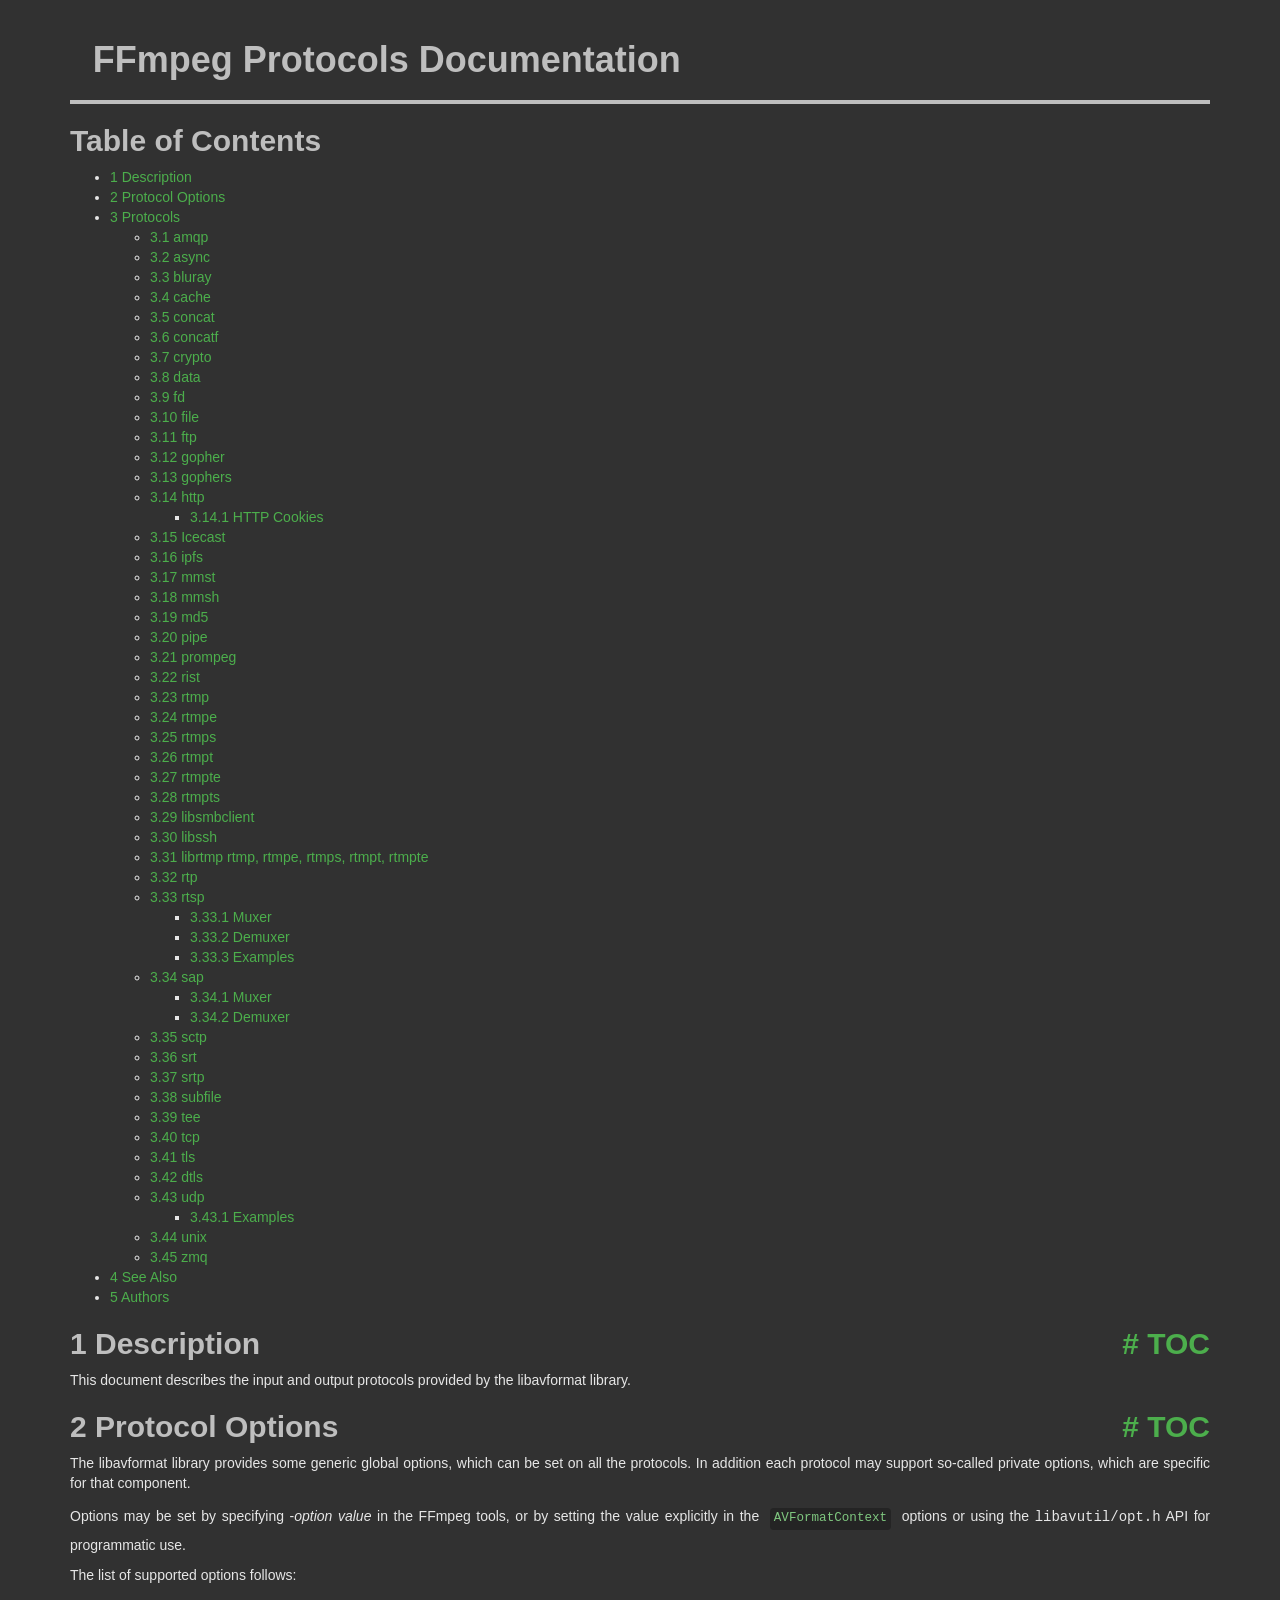
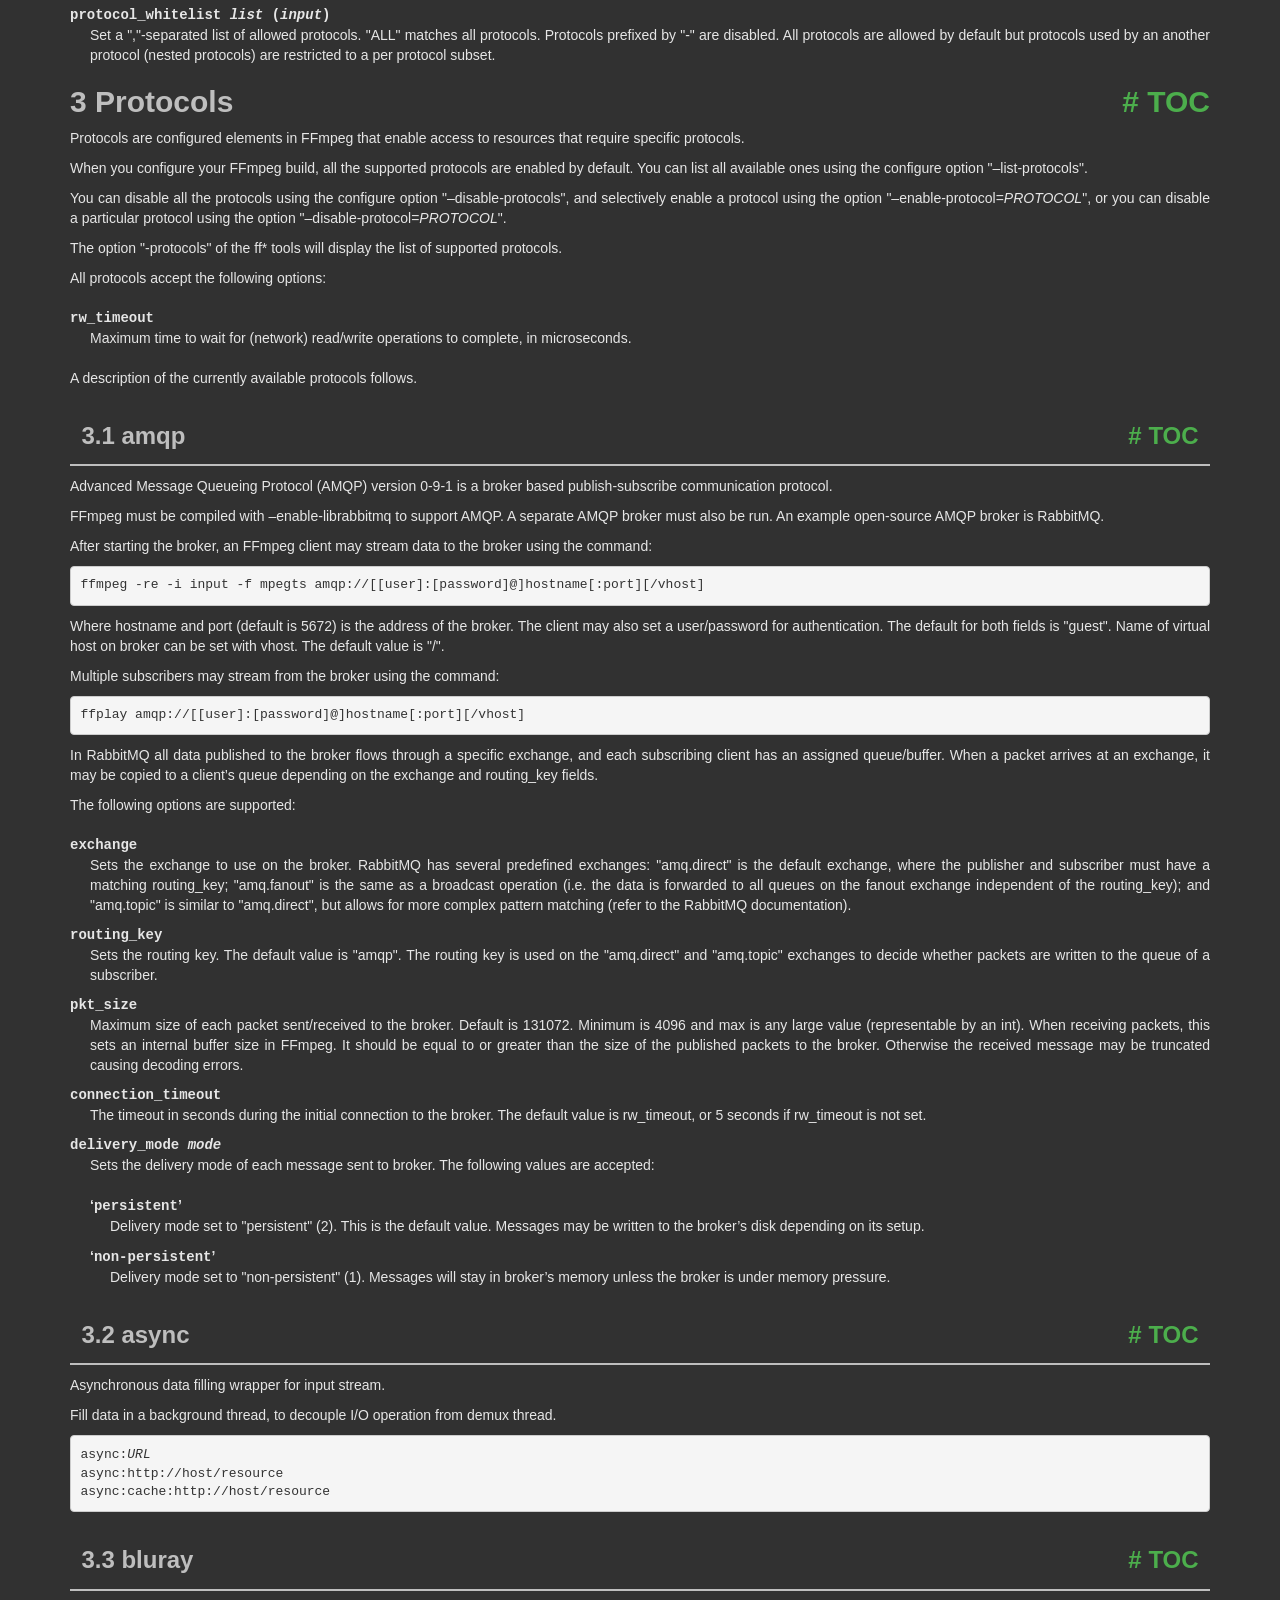
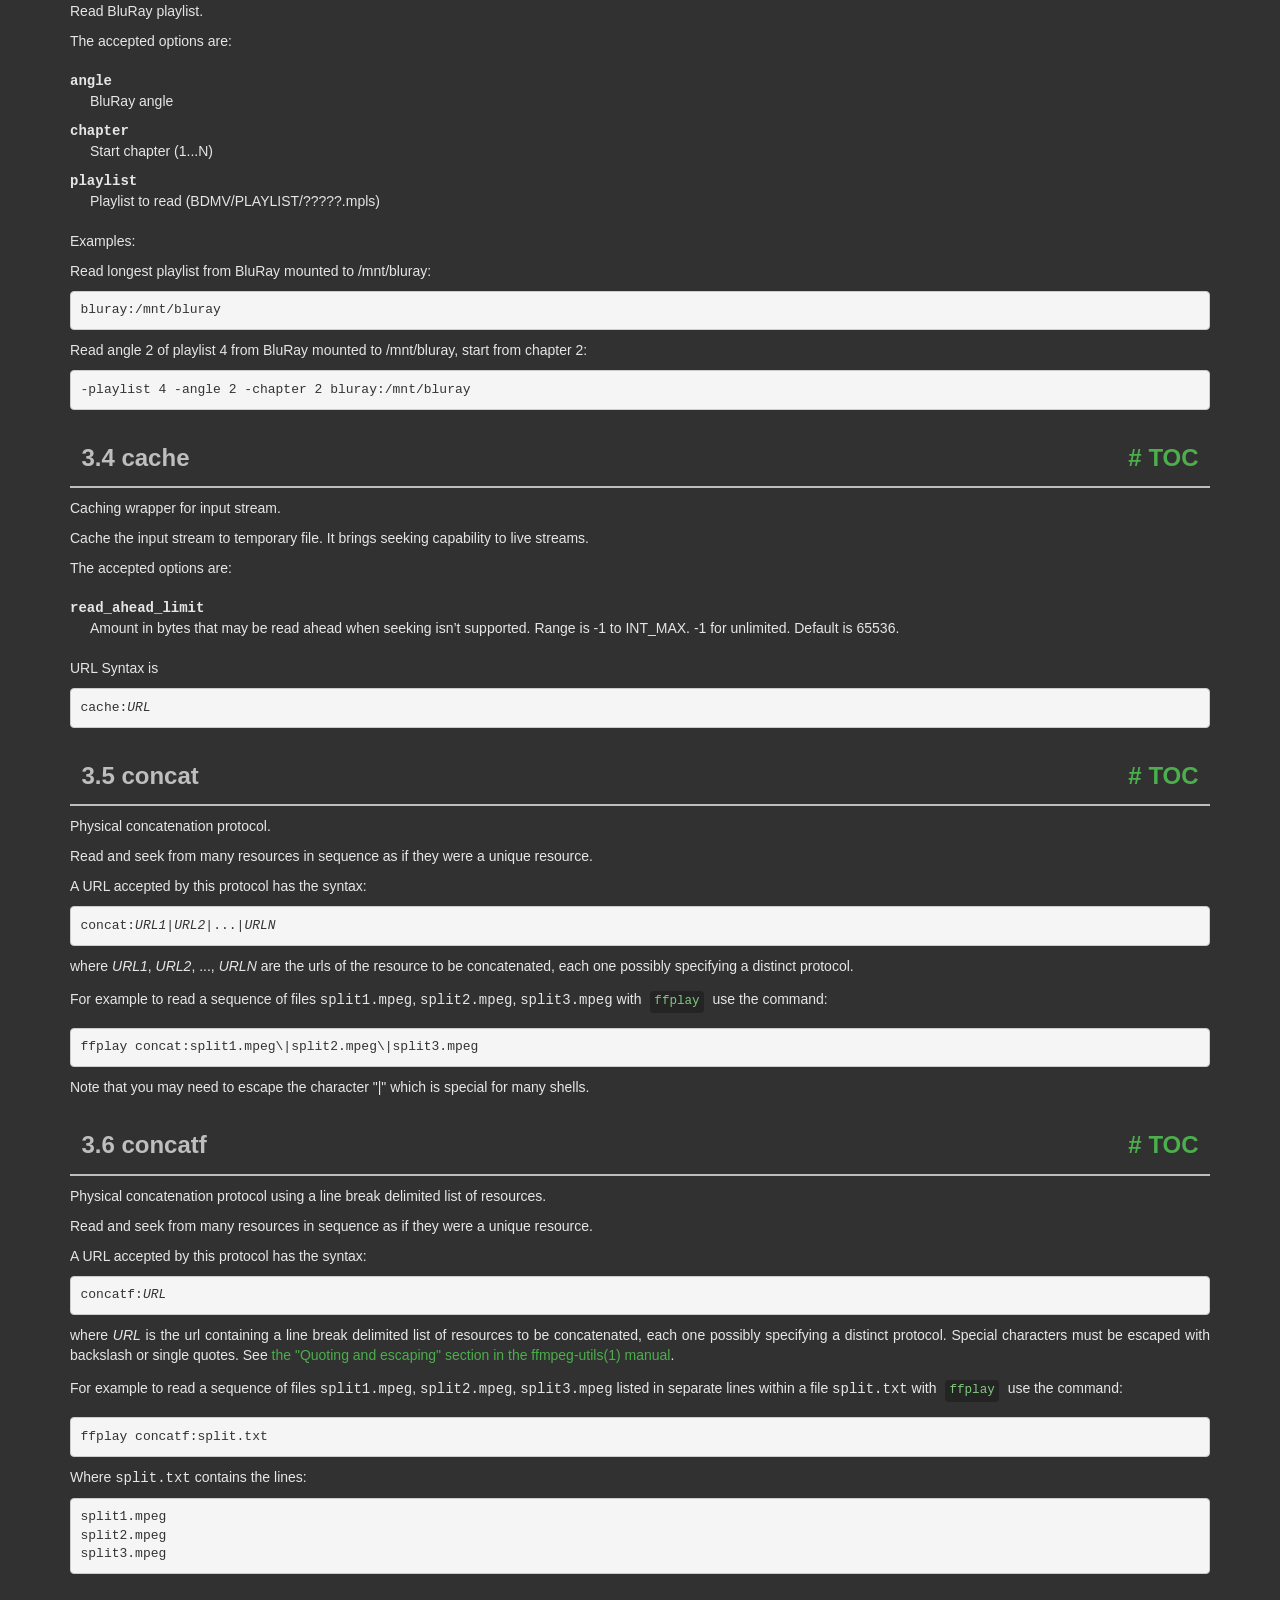
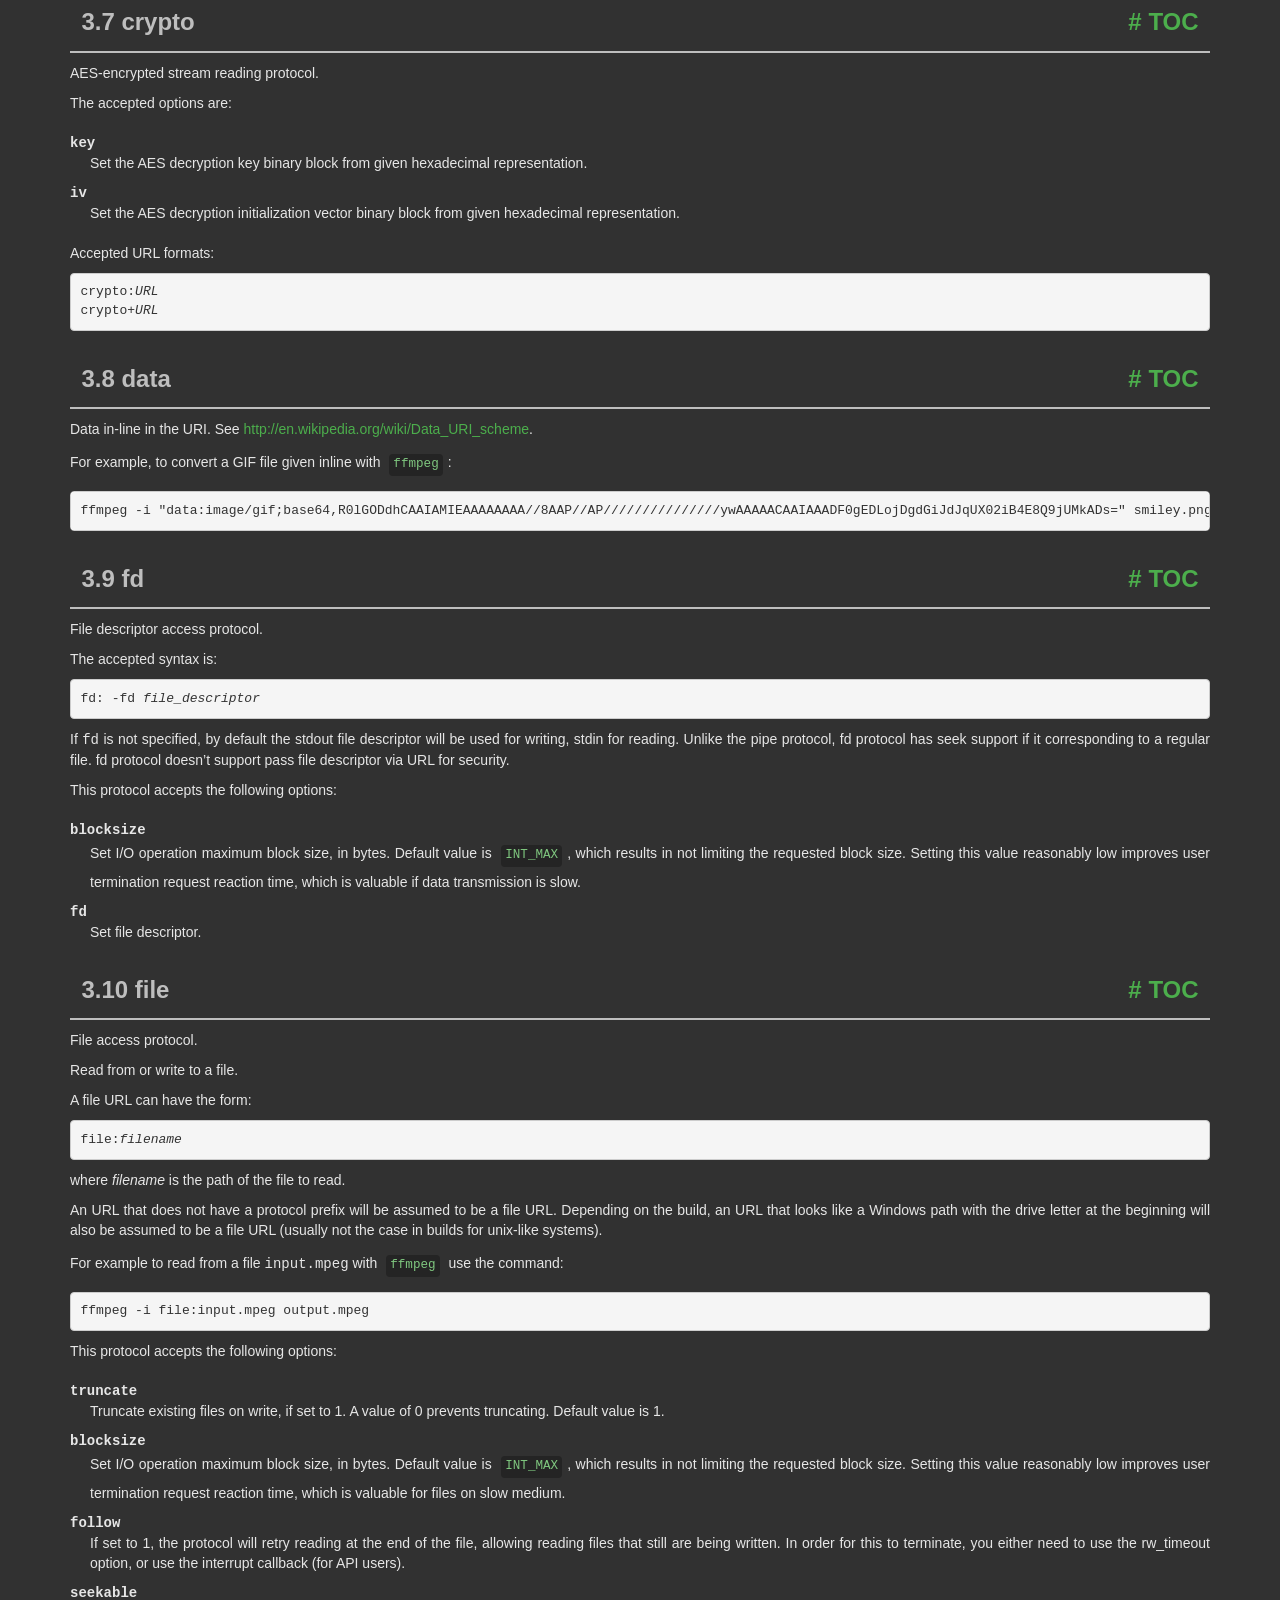
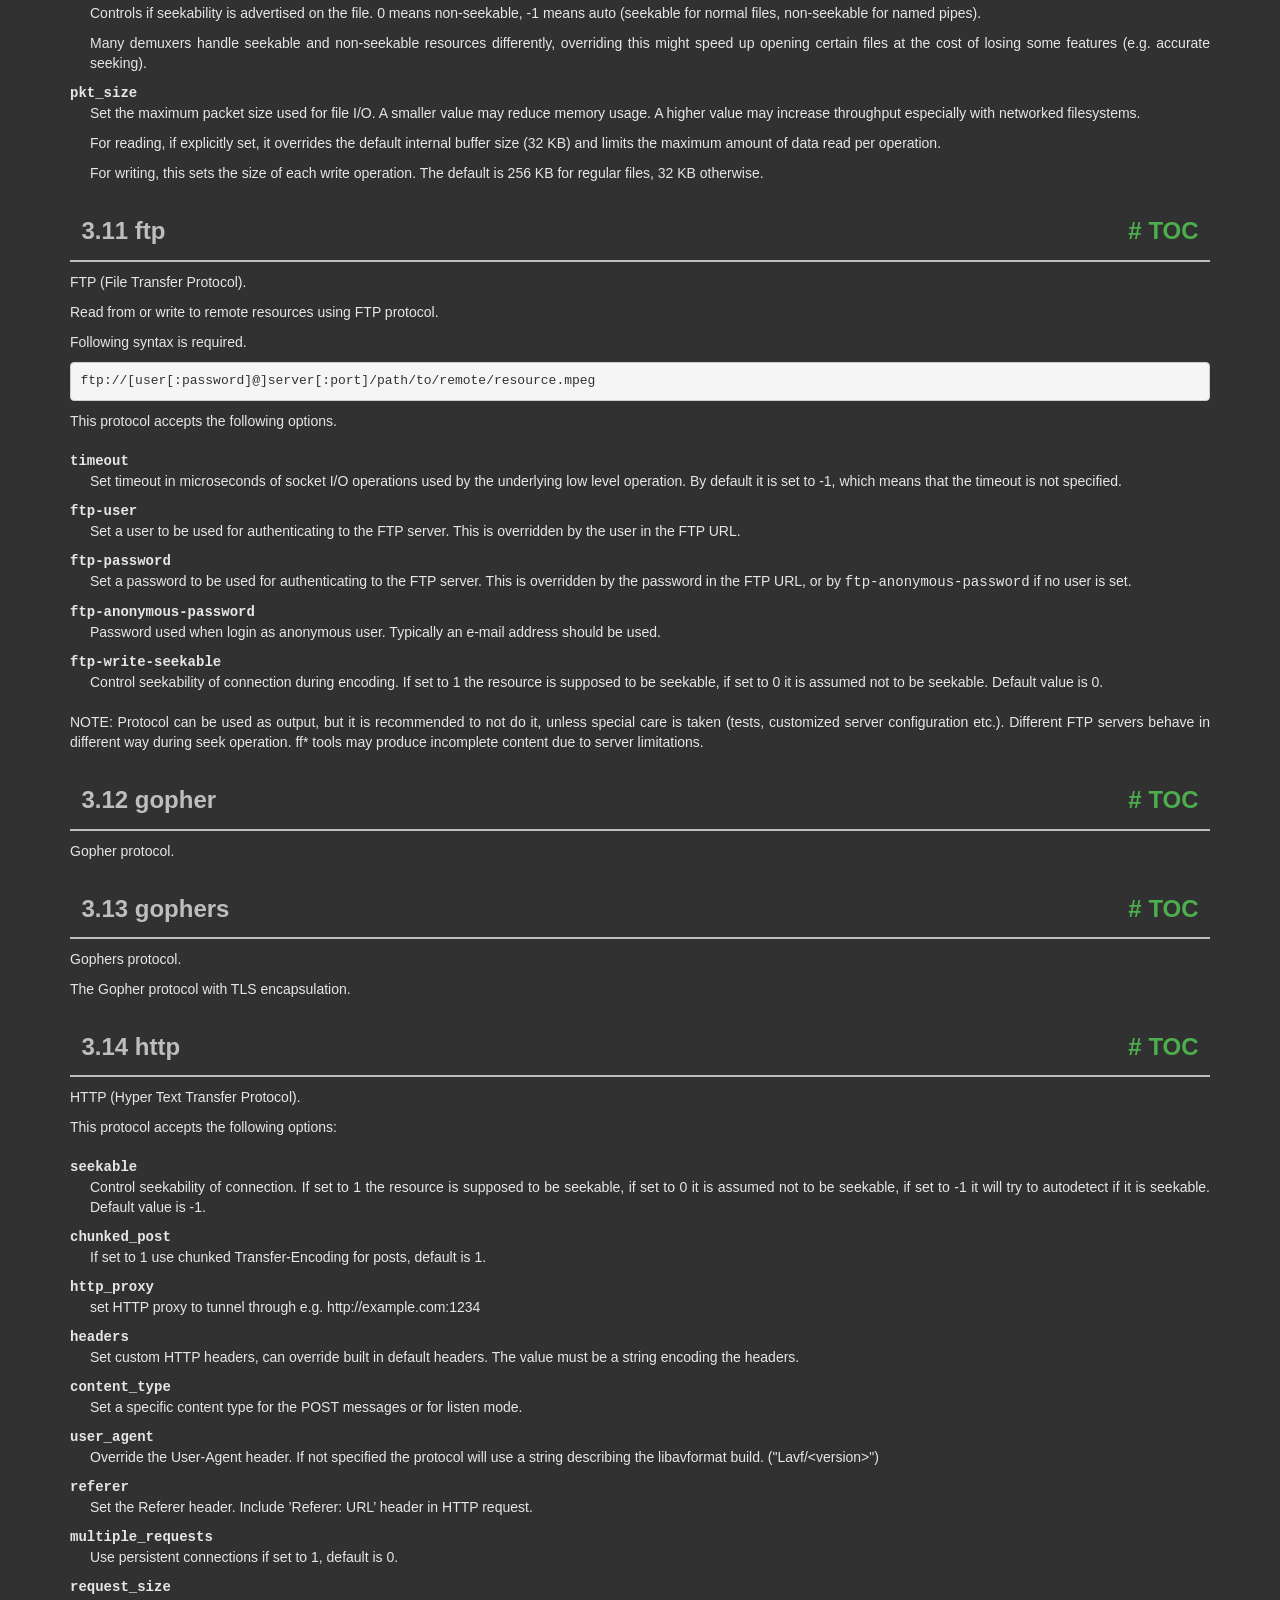
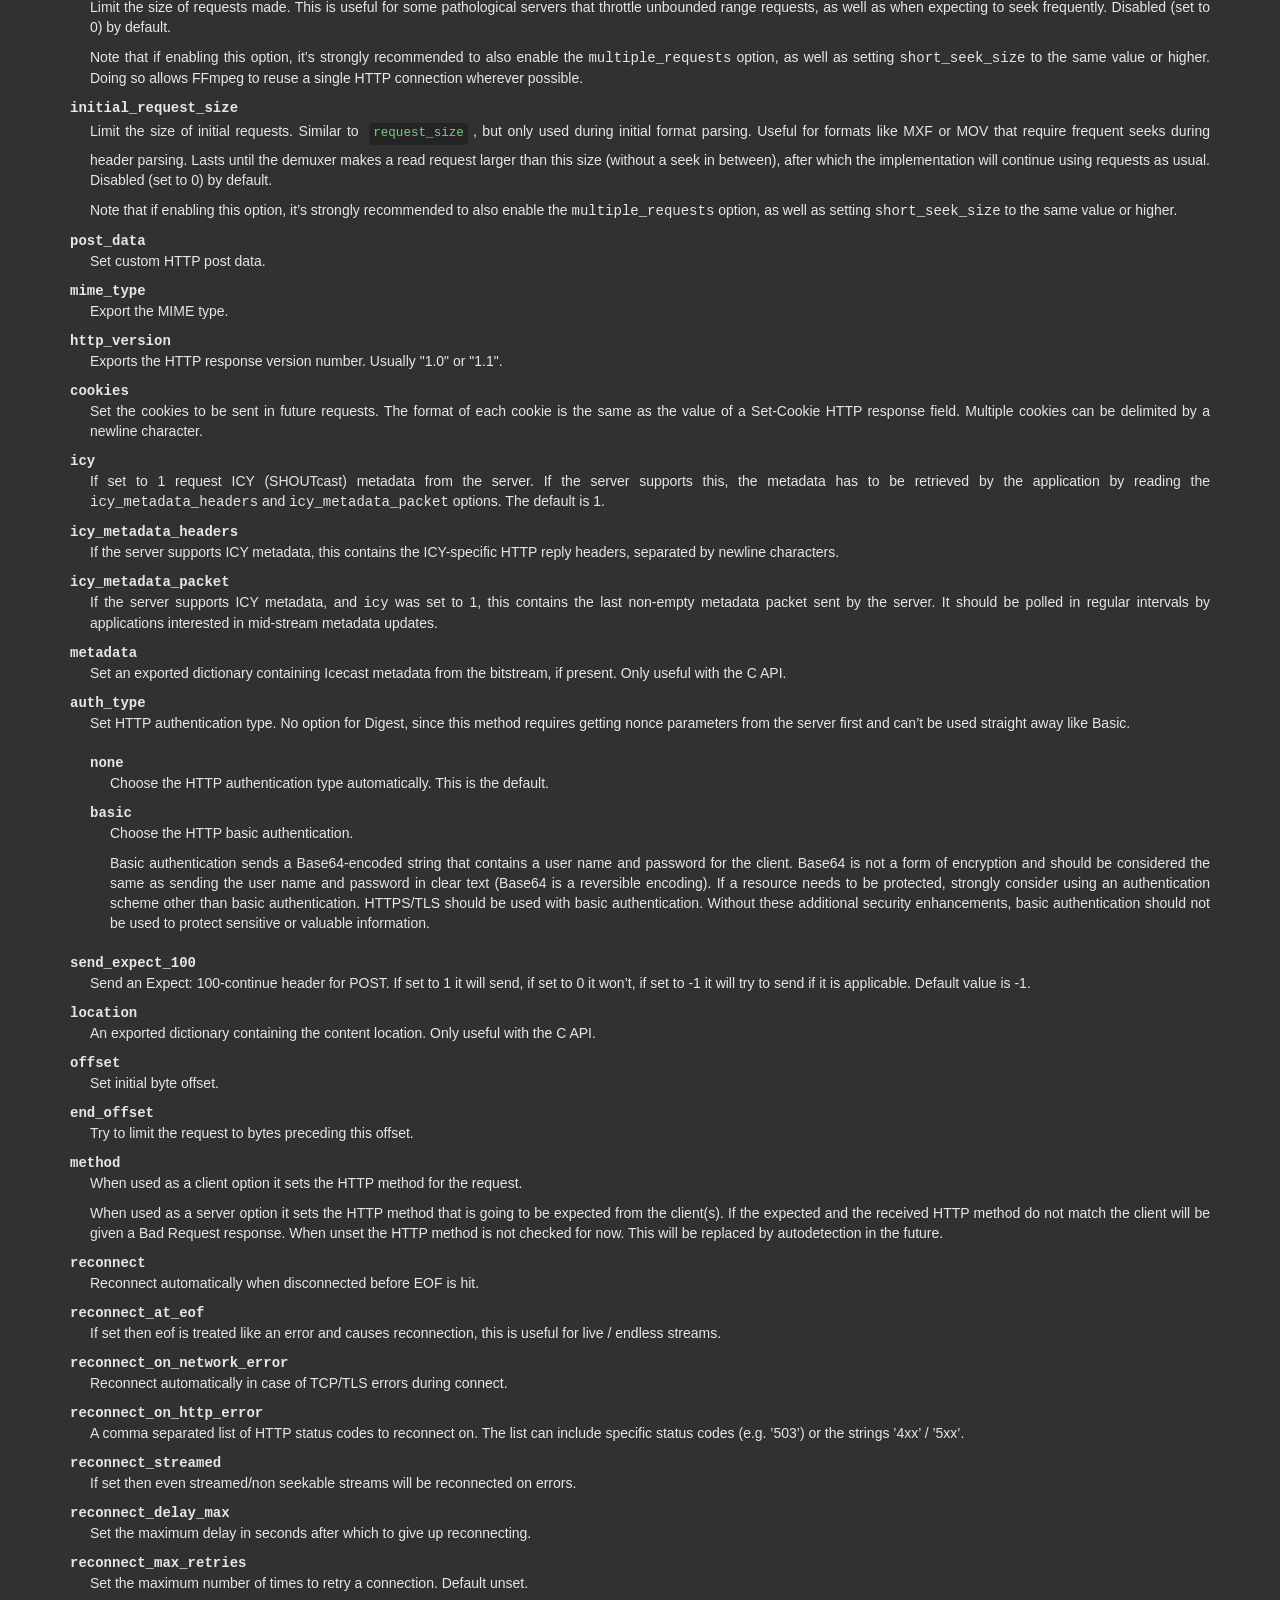
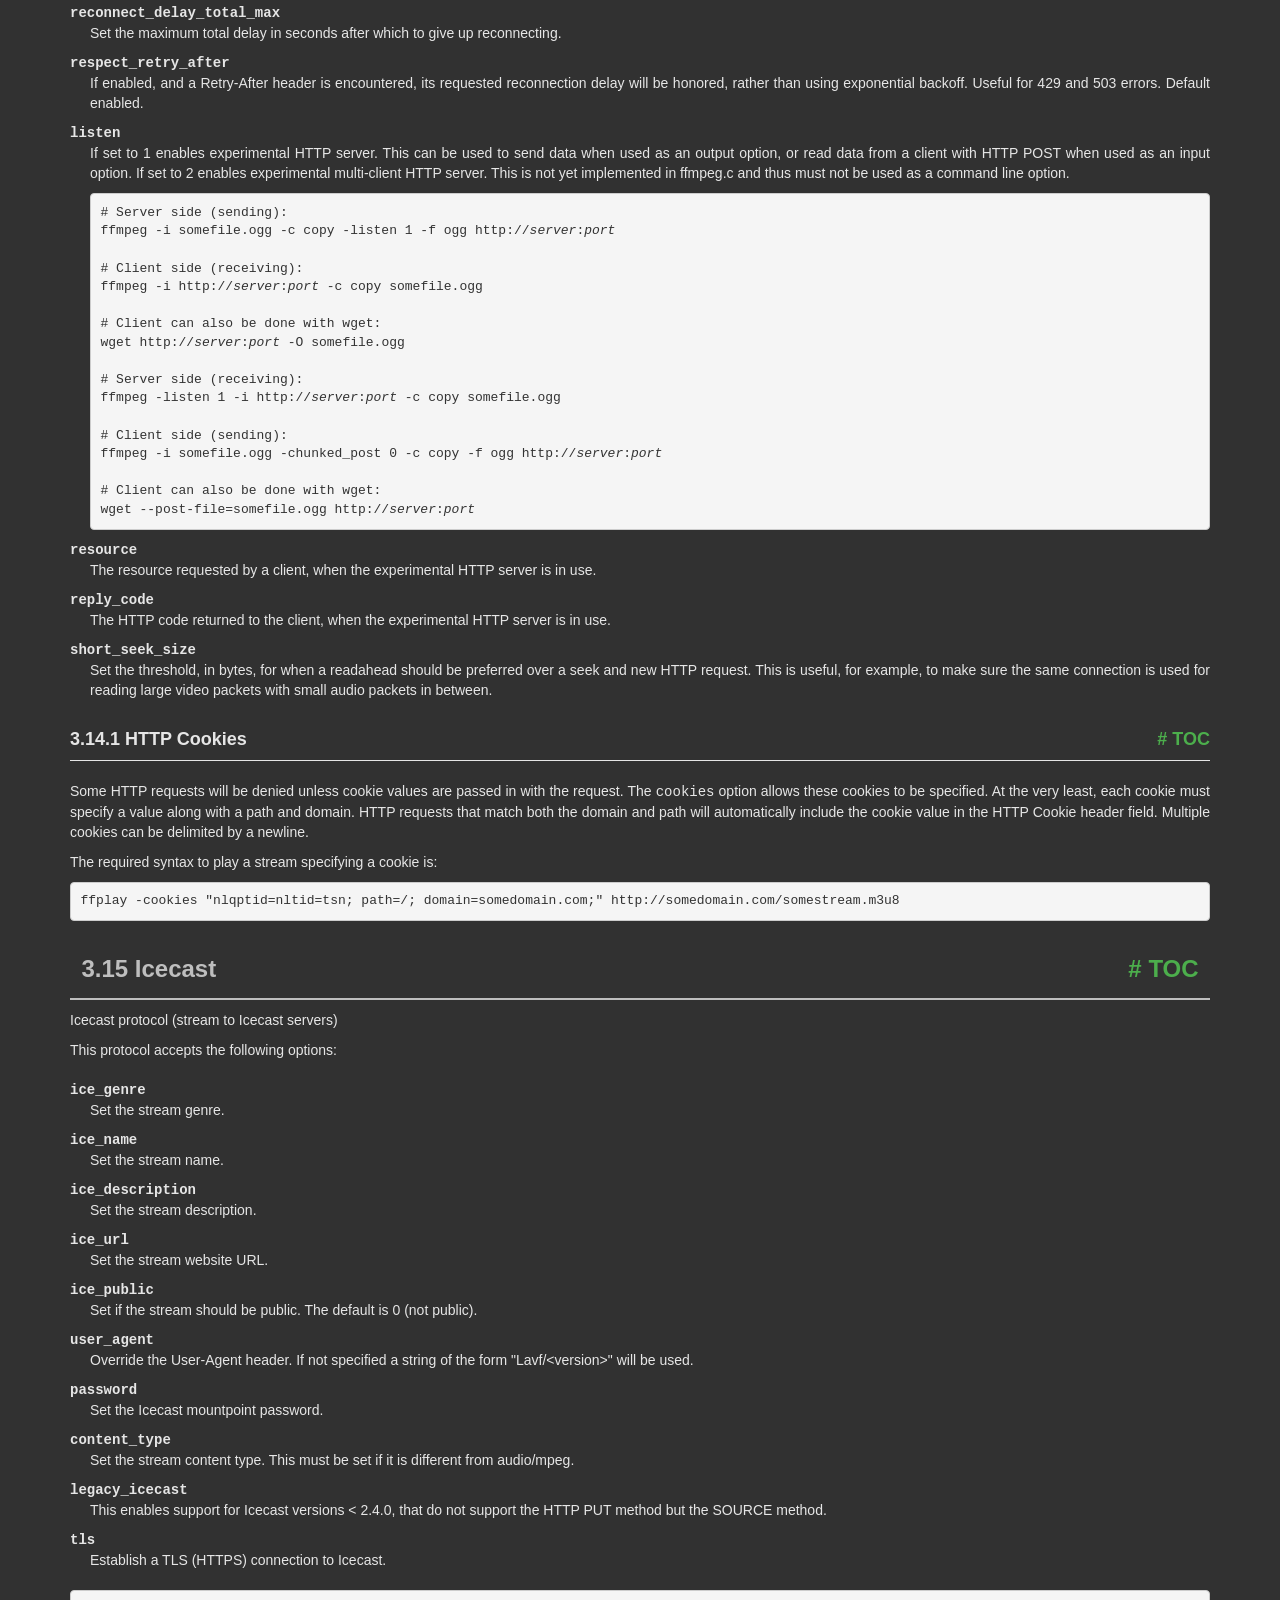
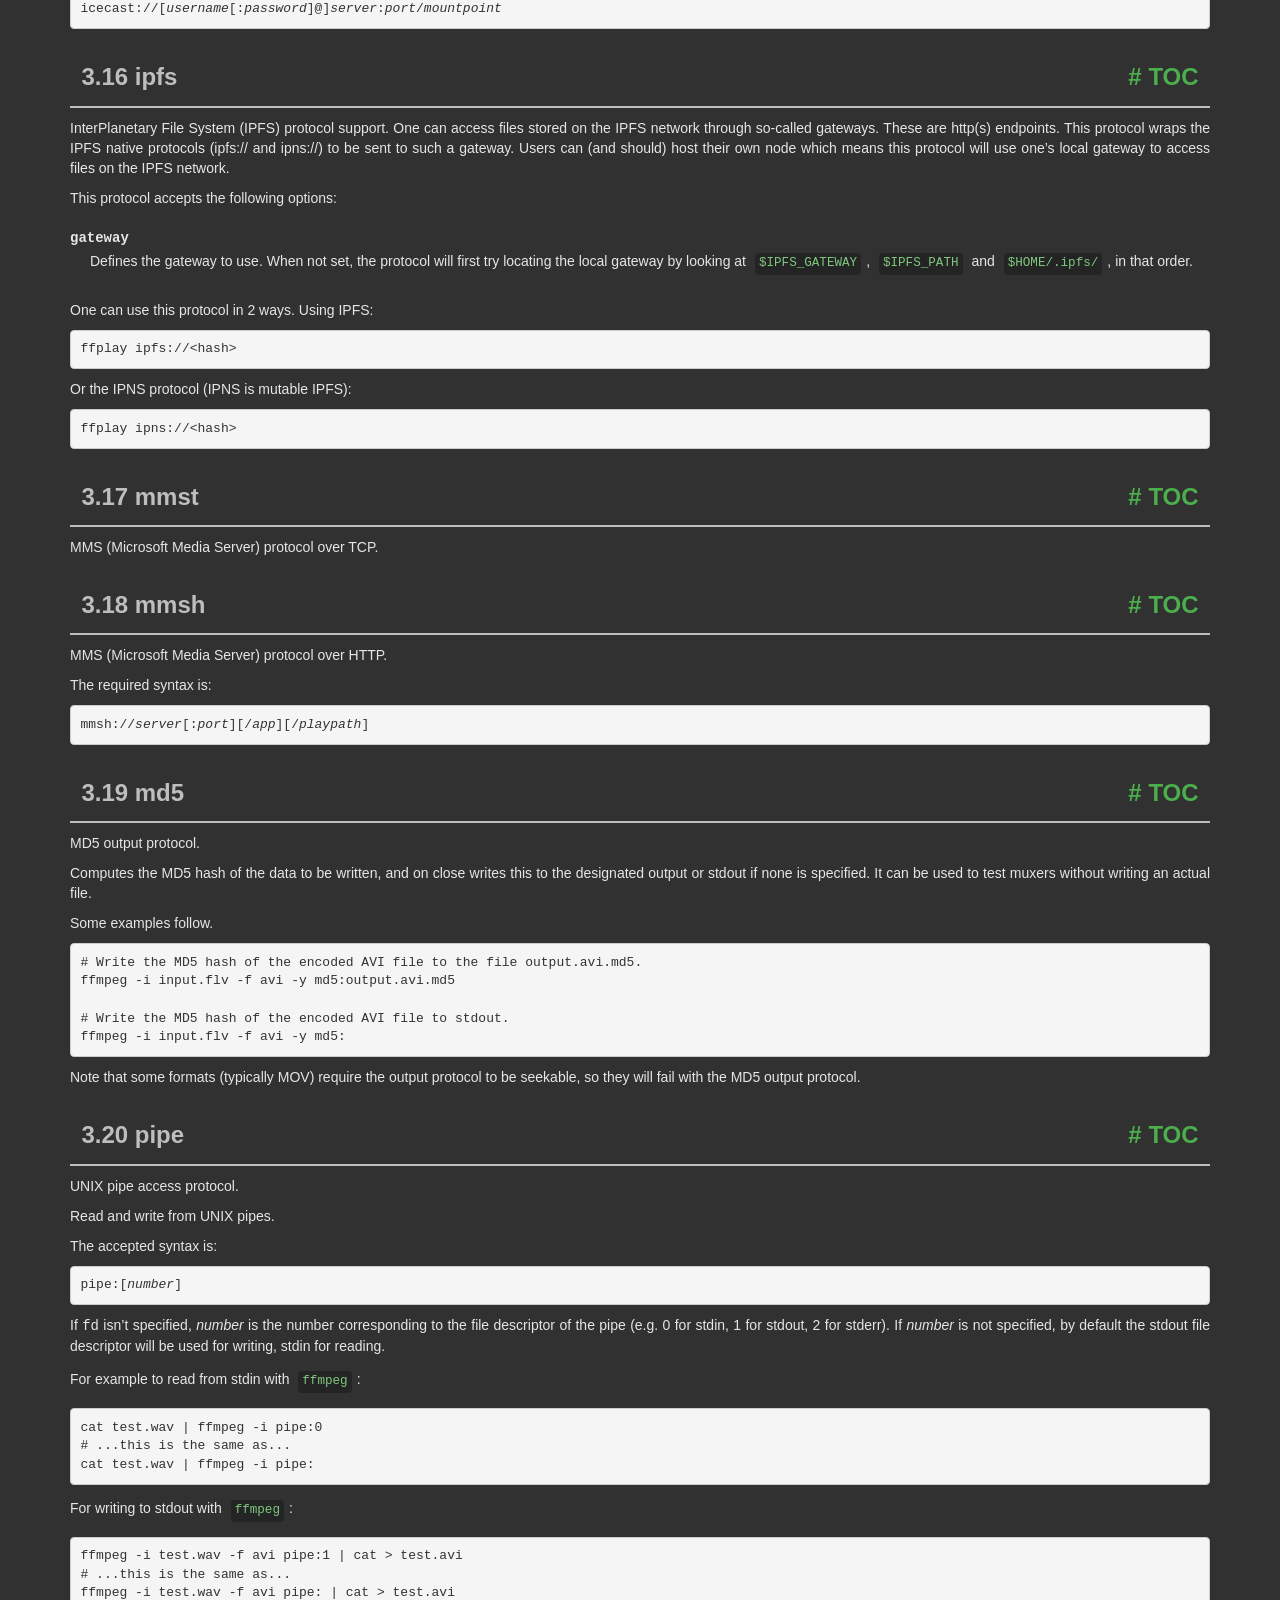
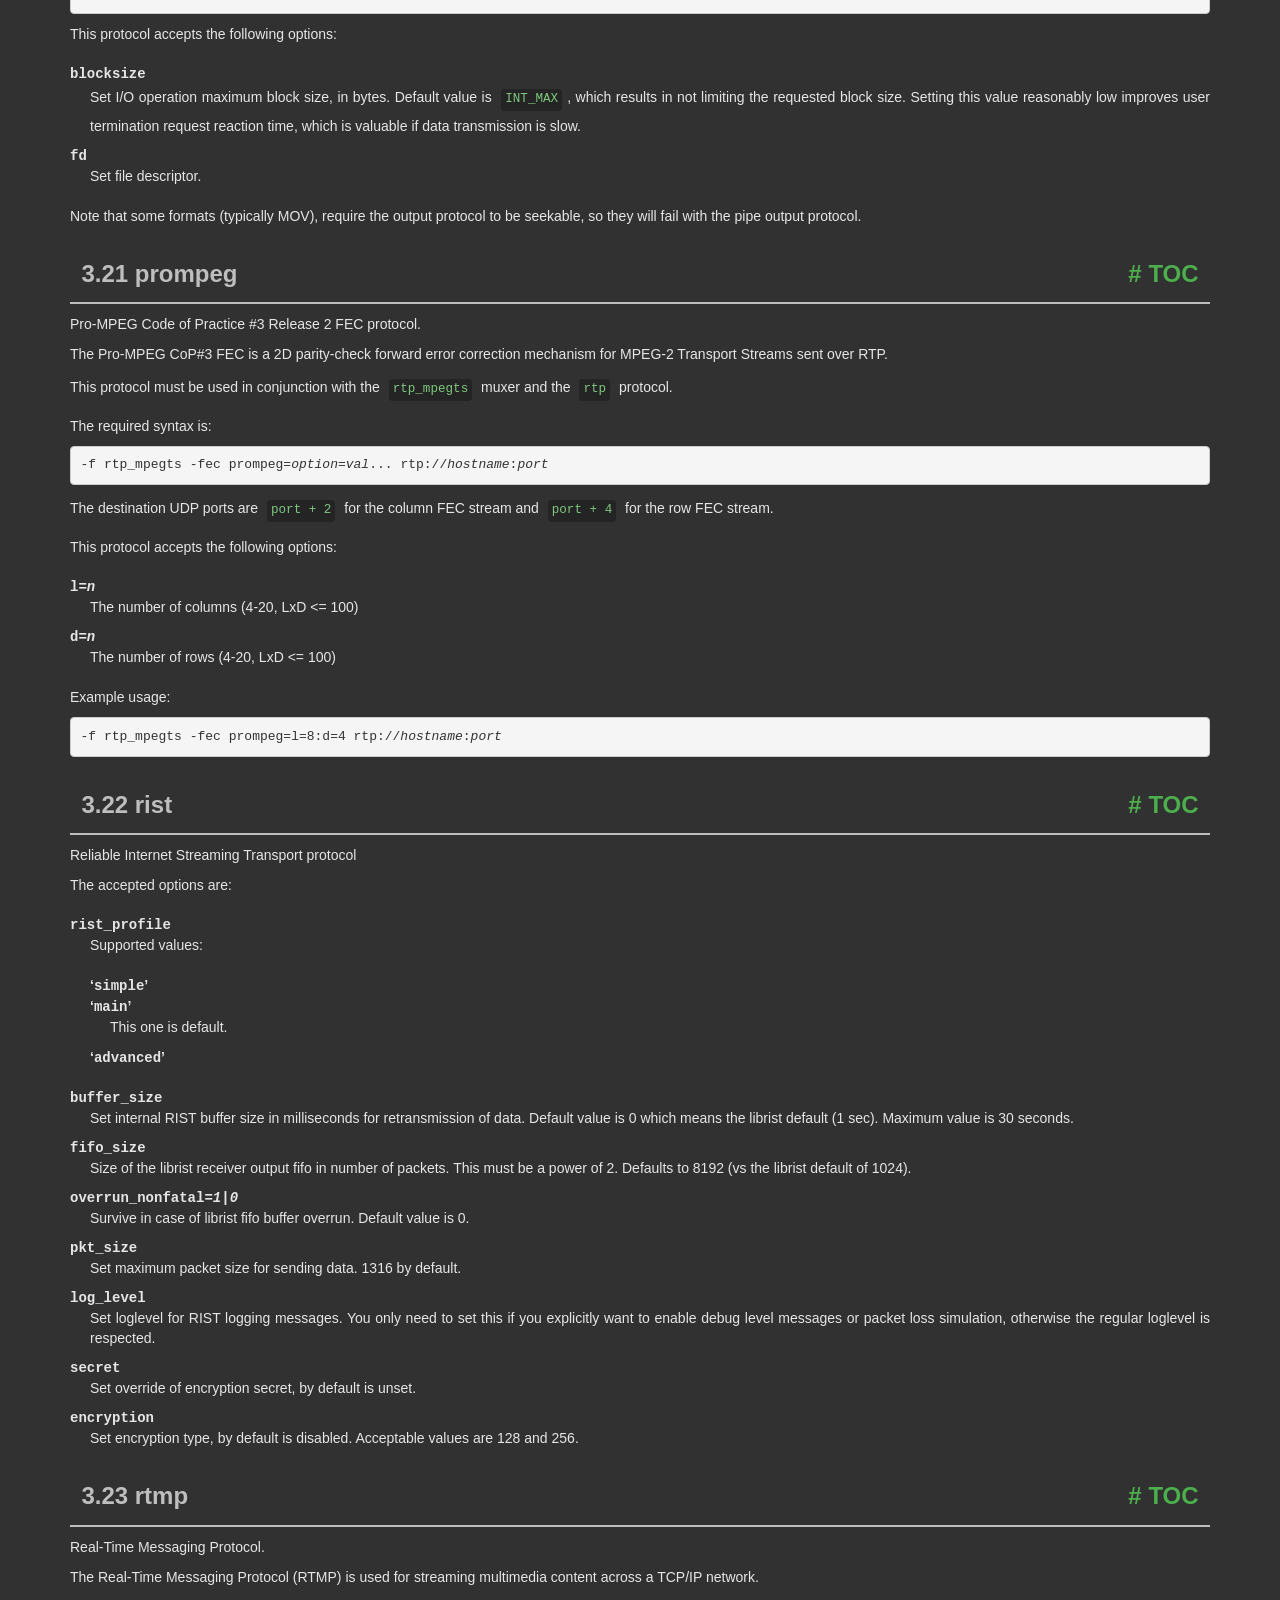
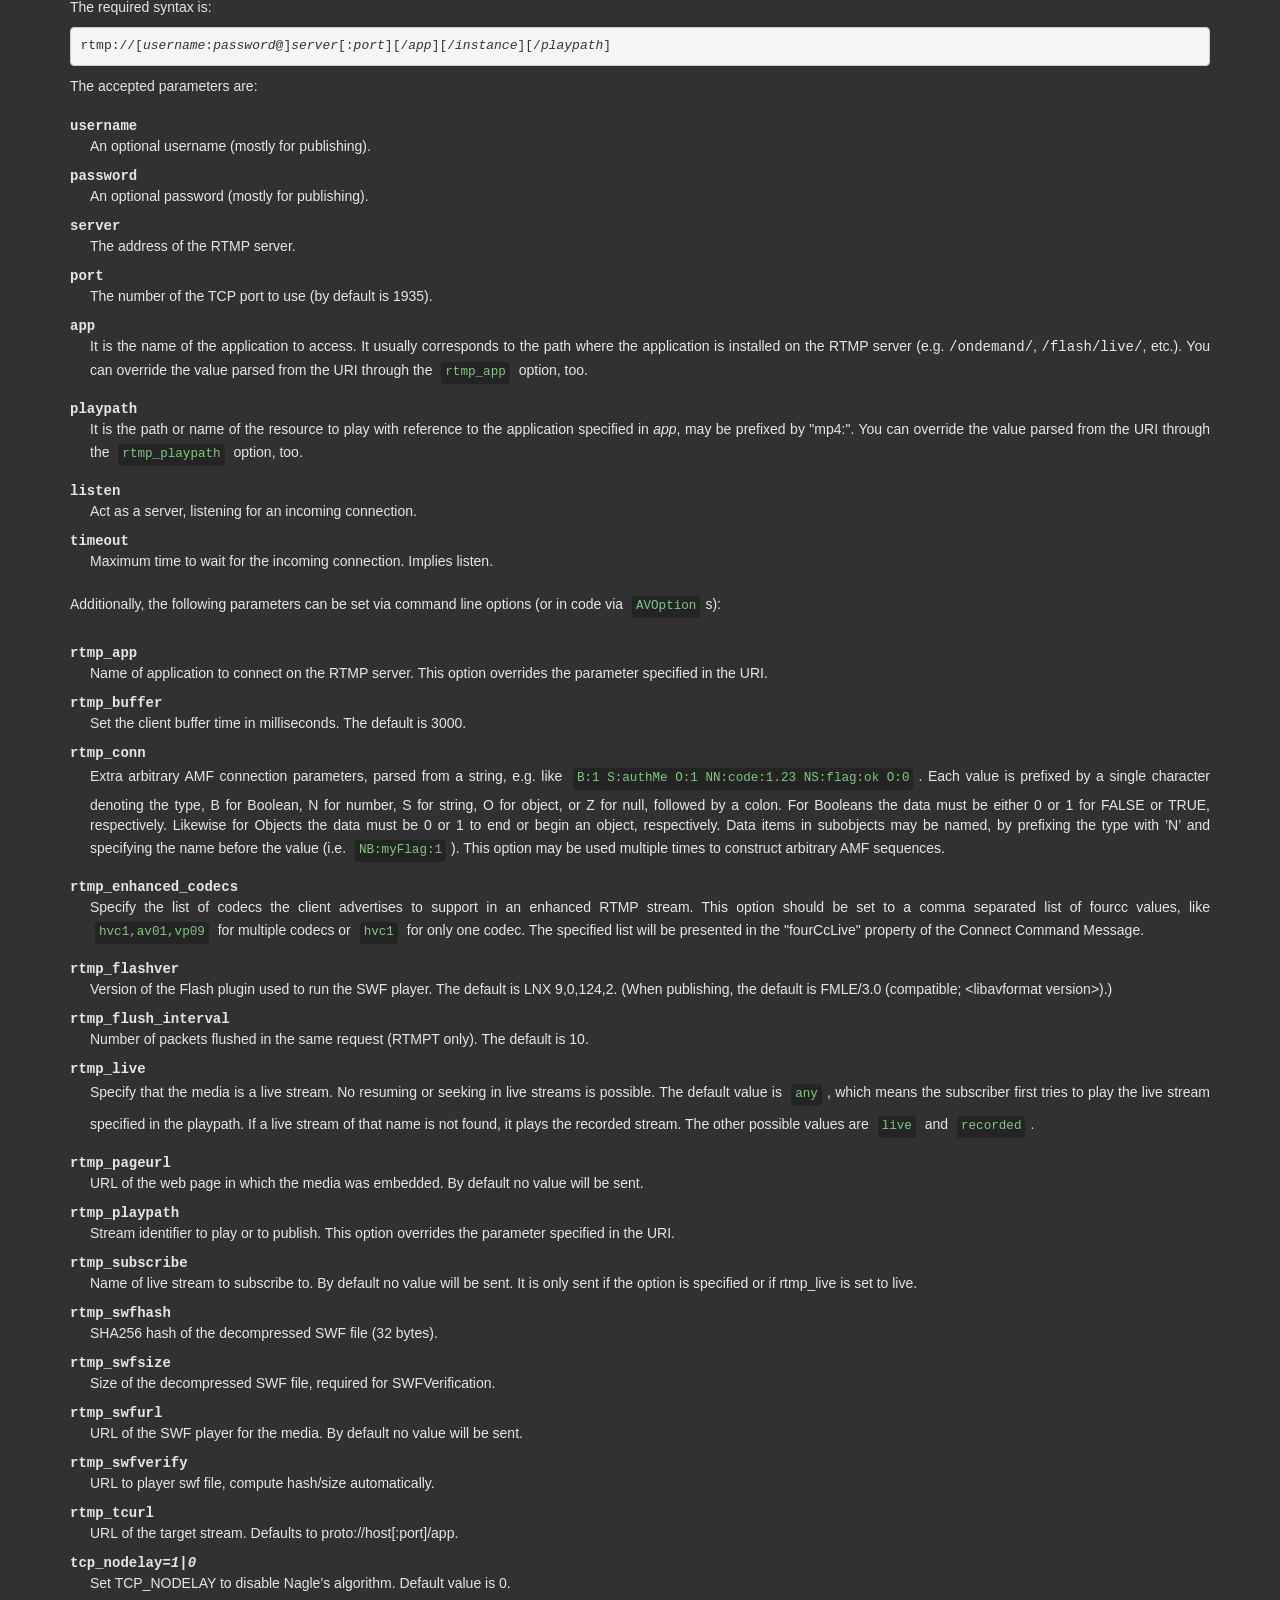
<file: ffmpeg/doc/ffmpeg-protocols.html>
<!DOCTYPE html PUBLIC "-//W3C//DTD HTML 4.01 Transitional//EN" "http://www.w3.org/TR/html4/loose.dtd">
<html>
<!-- Created by GNU Texinfo 7.2, https://www.gnu.org/software/texinfo/ -->
  <head>
    <meta charset="utf-8">
    <title>
      FFmpeg Protocols Documentation
    </title>
    <meta name="viewport" content="width=device-width,initial-scale=1.0">
    <link rel="stylesheet" type="text/css" href="bootstrap.min.css">
    <link rel="stylesheet" type="text/css" href="style.min.css">
  </head>
  <body>
    <div class="container">
      <h1>
      FFmpeg Protocols Documentation
      </h1>


<a name="SEC_Top"></a>

<div class="region-contents" id="SEC_Contents">
<h2 class="contents-heading">Table of Contents</h2>

<div class="contents">

<ul class="toc-numbered-mark">
  <li><a id="toc-Description" href="#Description">1 Description</a></li>
  <li><a id="toc-Protocol-Options" href="#Protocol-Options">2 Protocol Options</a></li>
  <li><a id="toc-Protocols" href="#Protocols">3 Protocols</a>
  <ul class="toc-numbered-mark">
    <li><a id="toc-amqp" href="#amqp">3.1 amqp</a></li>
    <li><a id="toc-async" href="#async">3.2 async</a></li>
    <li><a id="toc-bluray" href="#bluray">3.3 bluray</a></li>
    <li><a id="toc-cache" href="#cache">3.4 cache</a></li>
    <li><a id="toc-concat" href="#concat">3.5 concat</a></li>
    <li><a id="toc-concatf" href="#concatf">3.6 concatf</a></li>
    <li><a id="toc-crypto" href="#crypto">3.7 crypto</a></li>
    <li><a id="toc-data" href="#data">3.8 data</a></li>
    <li><a id="toc-fd" href="#fd">3.9 fd</a></li>
    <li><a id="toc-file" href="#file">3.10 file</a></li>
    <li><a id="toc-ftp" href="#ftp">3.11 ftp</a></li>
    <li><a id="toc-gopher" href="#gopher">3.12 gopher</a></li>
    <li><a id="toc-gophers" href="#gophers">3.13 gophers</a></li>
    <li><a id="toc-http" href="#http">3.14 http</a>
    <ul class="toc-numbered-mark">
      <li><a id="toc-HTTP-Cookies" href="#HTTP-Cookies">3.14.1 HTTP Cookies</a></li>
    </ul></li>
    <li><a id="toc-Icecast" href="#Icecast">3.15 Icecast</a></li>
    <li><a id="toc-ipfs" href="#ipfs">3.16 ipfs</a></li>
    <li><a id="toc-mmst" href="#mmst">3.17 mmst</a></li>
    <li><a id="toc-mmsh" href="#mmsh">3.18 mmsh</a></li>
    <li><a id="toc-md5" href="#md5">3.19 md5</a></li>
    <li><a id="toc-pipe" href="#pipe">3.20 pipe</a></li>
    <li><a id="toc-prompeg" href="#prompeg">3.21 prompeg</a></li>
    <li><a id="toc-rist" href="#rist">3.22 rist</a></li>
    <li><a id="toc-rtmp" href="#rtmp">3.23 rtmp</a></li>
    <li><a id="toc-rtmpe" href="#rtmpe">3.24 rtmpe</a></li>
    <li><a id="toc-rtmps" href="#rtmps">3.25 rtmps</a></li>
    <li><a id="toc-rtmpt" href="#rtmpt">3.26 rtmpt</a></li>
    <li><a id="toc-rtmpte" href="#rtmpte">3.27 rtmpte</a></li>
    <li><a id="toc-rtmpts" href="#rtmpts">3.28 rtmpts</a></li>
    <li><a id="toc-libsmbclient" href="#libsmbclient">3.29 libsmbclient</a></li>
    <li><a id="toc-libssh" href="#libssh">3.30 libssh</a></li>
    <li><a id="toc-librtmp-rtmp_002c-rtmpe_002c-rtmps_002c-rtmpt_002c-rtmpte" href="#librtmp-rtmp_002c-rtmpe_002c-rtmps_002c-rtmpt_002c-rtmpte">3.31 librtmp rtmp, rtmpe, rtmps, rtmpt, rtmpte</a></li>
    <li><a id="toc-rtp" href="#rtp">3.32 rtp</a></li>
    <li><a id="toc-rtsp" href="#rtsp">3.33 rtsp</a>
    <ul class="toc-numbered-mark">
      <li><a id="toc-Muxer" href="#Muxer">3.33.1 Muxer</a></li>
      <li><a id="toc-Demuxer" href="#Demuxer">3.33.2 Demuxer</a></li>
      <li><a id="toc-Examples" href="#Examples">3.33.3 Examples</a></li>
    </ul></li>
    <li><a id="toc-sap" href="#sap">3.34 sap</a>
    <ul class="toc-numbered-mark">
      <li><a id="toc-Muxer-1" href="#Muxer-1">3.34.1 Muxer</a></li>
      <li><a id="toc-Demuxer-1" href="#Demuxer-1">3.34.2 Demuxer</a></li>
    </ul></li>
    <li><a id="toc-sctp" href="#sctp">3.35 sctp</a></li>
    <li><a id="toc-srt" href="#srt">3.36 srt</a></li>
    <li><a id="toc-srtp" href="#srtp">3.37 srtp</a></li>
    <li><a id="toc-subfile" href="#subfile">3.38 subfile</a></li>
    <li><a id="toc-tee" href="#tee">3.39 tee</a></li>
    <li><a id="toc-tcp" href="#tcp">3.40 tcp</a></li>
    <li><a id="toc-tls" href="#tls">3.41 tls</a></li>
    <li><a id="toc-dtls" href="#dtls">3.42 dtls</a></li>
    <li><a id="toc-udp" href="#udp">3.43 udp</a>
    <ul class="toc-numbered-mark">
      <li><a id="toc-Examples-1" href="#Examples-1">3.43.1 Examples</a></li>
    </ul></li>
    <li><a id="toc-unix" href="#unix">3.44 unix</a></li>
    <li><a id="toc-zmq" href="#zmq">3.45 zmq</a></li>
  </ul></li>
  <li><a id="toc-See-Also" href="#See-Also">4 See Also</a></li>
  <li><a id="toc-Authors" href="#Authors">5 Authors</a></li>
</ul>
</div>
</div>

<a name="Description"></a>
<h2 class="chapter">1 Description<span class="pull-right"><a class="anchor hidden-xs" href="#Description" aria-hidden="true">#</a> <a class="anchor hidden-xs"href="#toc-Description" aria-hidden="true">TOC</a></span></h2>

<p>This document describes the input and output protocols provided by the
libavformat library.
</p>

<a name="Protocol-Options"></a>
<h2 class="chapter">2 Protocol Options<span class="pull-right"><a class="anchor hidden-xs" href="#Protocol-Options" aria-hidden="true">#</a> <a class="anchor hidden-xs"href="#toc-Protocol-Options" aria-hidden="true">TOC</a></span></h2>

<p>The libavformat library provides some generic global options, which
can be set on all the protocols. In addition each protocol may support
so-called private options, which are specific for that component.
</p>
<p>Options may be set by specifying -<var class="var">option</var> <var class="var">value</var> in the
FFmpeg tools, or by setting the value explicitly in the
<code class="code">AVFormatContext</code> options or using the <samp class="file">libavutil/opt.h</samp> API
for programmatic use.
</p>
<p>The list of supported options follows:
</p>
<dl class="table">
<dt><samp class="option">protocol_whitelist <var class="var">list</var> (<em class="emph">input</em>)</samp></dt>
<dd><p>Set a &quot;,&quot;-separated list of allowed protocols. &quot;ALL&quot; matches all protocols. Protocols
prefixed by &quot;-&quot; are disabled.
All protocols are allowed by default but protocols used by an another
protocol (nested protocols) are restricted to a per protocol subset.
</p></dd>
</dl>


<a name="Protocols"></a>
<h2 class="chapter">3 Protocols<span class="pull-right"><a class="anchor hidden-xs" href="#Protocols" aria-hidden="true">#</a> <a class="anchor hidden-xs"href="#toc-Protocols" aria-hidden="true">TOC</a></span></h2>

<p>Protocols are configured elements in FFmpeg that enable access to
resources that require specific protocols.
</p>
<p>When you configure your FFmpeg build, all the supported protocols are
enabled by default. You can list all available ones using the
configure option &quot;&ndash;list-protocols&quot;.
</p>
<p>You can disable all the protocols using the configure option
&quot;&ndash;disable-protocols&quot;, and selectively enable a protocol using the
option &quot;&ndash;enable-protocol=<var class="var">PROTOCOL</var>&quot;, or you can disable a
particular protocol using the option
&quot;&ndash;disable-protocol=<var class="var">PROTOCOL</var>&quot;.
</p>
<p>The option &quot;-protocols&quot; of the ff* tools will display the list of
supported protocols.
</p>
<p>All protocols accept the following options:
</p>
<dl class="table">
<dt><samp class="option">rw_timeout</samp></dt>
<dd><p>Maximum time to wait for (network) read/write operations to complete,
in microseconds.
</p></dd>
</dl>

<p>A description of the currently available protocols follows.
</p>
<a name="amqp"></a>
<h3 class="section">3.1 amqp<span class="pull-right"><a class="anchor hidden-xs" href="#amqp" aria-hidden="true">#</a> <a class="anchor hidden-xs"href="#toc-amqp" aria-hidden="true">TOC</a></span></h3>

<p>Advanced Message Queueing Protocol (AMQP) version 0-9-1 is a broker based
publish-subscribe communication protocol.
</p>
<p>FFmpeg must be compiled with &ndash;enable-librabbitmq to support AMQP. A separate
AMQP broker must also be run. An example open-source AMQP broker is RabbitMQ.
</p>
<p>After starting the broker, an FFmpeg client may stream data to the broker using
the command:
</p>
<div class="example">
<pre class="example-preformatted">ffmpeg -re -i input -f mpegts amqp://[[user]:[password]@]hostname[:port][/vhost]
</pre></div>

<p>Where hostname and port (default is 5672) is the address of the broker. The
client may also set a user/password for authentication. The default for both
fields is &quot;guest&quot;. Name of virtual host on broker can be set with vhost. The
default value is &quot;/&quot;.
</p>
<p>Multiple subscribers may stream from the broker using the command:
</p><div class="example">
<pre class="example-preformatted">ffplay amqp://[[user]:[password]@]hostname[:port][/vhost]
</pre></div>

<p>In RabbitMQ all data published to the broker flows through a specific exchange,
and each subscribing client has an assigned queue/buffer. When a packet arrives
at an exchange, it may be copied to a client&rsquo;s queue depending on the exchange
and routing_key fields.
</p>
<p>The following options are supported:
</p>
<dl class="table">
<dt><samp class="option">exchange</samp></dt>
<dd><p>Sets the exchange to use on the broker. RabbitMQ has several predefined
exchanges: &quot;amq.direct&quot; is the default exchange, where the publisher and
subscriber must have a matching routing_key; &quot;amq.fanout&quot; is the same as a
broadcast operation (i.e. the data is forwarded to all queues on the fanout
exchange independent of the routing_key); and &quot;amq.topic&quot; is similar to
&quot;amq.direct&quot;, but allows for more complex pattern matching (refer to the RabbitMQ
documentation).
</p>
</dd>
<dt><samp class="option">routing_key</samp></dt>
<dd><p>Sets the routing key. The default value is &quot;amqp&quot;. The routing key is used on
the &quot;amq.direct&quot; and &quot;amq.topic&quot; exchanges to decide whether packets are written
to the queue of a subscriber.
</p>
</dd>
<dt><samp class="option">pkt_size</samp></dt>
<dd><p>Maximum size of each packet sent/received to the broker. Default is 131072.
Minimum is 4096 and max is any large value (representable by an int). When
receiving packets, this sets an internal buffer size in FFmpeg. It should be
equal to or greater than the size of the published packets to the broker. Otherwise
the received message may be truncated causing decoding errors.
</p>
</dd>
<dt><samp class="option">connection_timeout</samp></dt>
<dd><p>The timeout in seconds during the initial connection to the broker. The
default value is rw_timeout, or 5 seconds if rw_timeout is not set.
</p>
</dd>
<dt><samp class="option">delivery_mode <var class="var">mode</var></samp></dt>
<dd><p>Sets the delivery mode of each message sent to broker.
The following values are accepted:
</p><dl class="table">
<dt>&lsquo;<samp class="samp">persistent</samp>&rsquo;</dt>
<dd><p>Delivery mode set to &quot;persistent&quot; (2). This is the default value.
Messages may be written to the broker&rsquo;s disk depending on its setup.
</p>
</dd>
<dt>&lsquo;<samp class="samp">non-persistent</samp>&rsquo;</dt>
<dd><p>Delivery mode set to &quot;non-persistent&quot; (1).
Messages will stay in broker&rsquo;s memory unless the broker is under memory
pressure.
</p>
</dd>
</dl>

</dd>
</dl>

<a name="async"></a>
<h3 class="section">3.2 async<span class="pull-right"><a class="anchor hidden-xs" href="#async" aria-hidden="true">#</a> <a class="anchor hidden-xs"href="#toc-async" aria-hidden="true">TOC</a></span></h3>

<p>Asynchronous data filling wrapper for input stream.
</p>
<p>Fill data in a background thread, to decouple I/O operation from demux thread.
</p>
<div class="example">
<pre class="example-preformatted">async:<var class="var">URL</var>
async:http://host/resource
async:cache:http://host/resource
</pre></div>

<a name="bluray"></a>
<h3 class="section">3.3 bluray<span class="pull-right"><a class="anchor hidden-xs" href="#bluray" aria-hidden="true">#</a> <a class="anchor hidden-xs"href="#toc-bluray" aria-hidden="true">TOC</a></span></h3>

<p>Read BluRay playlist.
</p>
<p>The accepted options are:
</p><dl class="table">
<dt><samp class="option">angle</samp></dt>
<dd><p>BluRay angle
</p>
</dd>
<dt><samp class="option">chapter</samp></dt>
<dd><p>Start chapter (1...N)
</p>
</dd>
<dt><samp class="option">playlist</samp></dt>
<dd><p>Playlist to read (BDMV/PLAYLIST/?????.mpls)
</p>
</dd>
</dl>

<p>Examples:
</p>
<p>Read longest playlist from BluRay mounted to /mnt/bluray:
</p><div class="example">
<pre class="example-preformatted">bluray:/mnt/bluray
</pre></div>

<p>Read angle 2 of playlist 4 from BluRay mounted to /mnt/bluray, start from chapter 2:
</p><div class="example">
<pre class="example-preformatted">-playlist 4 -angle 2 -chapter 2 bluray:/mnt/bluray
</pre></div>

<a name="cache"></a>
<h3 class="section">3.4 cache<span class="pull-right"><a class="anchor hidden-xs" href="#cache" aria-hidden="true">#</a> <a class="anchor hidden-xs"href="#toc-cache" aria-hidden="true">TOC</a></span></h3>

<p>Caching wrapper for input stream.
</p>
<p>Cache the input stream to temporary file. It brings seeking capability to live streams.
</p>
<p>The accepted options are:
</p><dl class="table">
<dt><samp class="option">read_ahead_limit</samp></dt>
<dd><p>Amount in bytes that may be read ahead when seeking isn&rsquo;t supported. Range is -1 to INT_MAX.
-1 for unlimited. Default is 65536.
</p>
</dd>
</dl>

<p>URL Syntax is
</p><div class="example">
<pre class="example-preformatted">cache:<var class="var">URL</var>
</pre></div>

<a name="concat"></a>
<h3 class="section">3.5 concat<span class="pull-right"><a class="anchor hidden-xs" href="#concat" aria-hidden="true">#</a> <a class="anchor hidden-xs"href="#toc-concat" aria-hidden="true">TOC</a></span></h3>

<p>Physical concatenation protocol.
</p>
<p>Read and seek from many resources in sequence as if they were
a unique resource.
</p>
<p>A URL accepted by this protocol has the syntax:
</p><div class="example">
<pre class="example-preformatted">concat:<var class="var">URL1</var>|<var class="var">URL2</var>|...|<var class="var">URLN</var>
</pre></div>

<p>where <var class="var">URL1</var>, <var class="var">URL2</var>, ..., <var class="var">URLN</var> are the urls of the
resource to be concatenated, each one possibly specifying a distinct
protocol.
</p>
<p>For example to read a sequence of files <samp class="file">split1.mpeg</samp>,
<samp class="file">split2.mpeg</samp>, <samp class="file">split3.mpeg</samp> with <code class="command">ffplay</code> use the
command:
</p><div class="example">
<pre class="example-preformatted">ffplay concat:split1.mpeg\|split2.mpeg\|split3.mpeg
</pre></div>

<p>Note that you may need to escape the character &quot;|&quot; which is special for
many shells.
</p>
<a name="concatf"></a>
<h3 class="section">3.6 concatf<span class="pull-right"><a class="anchor hidden-xs" href="#concatf" aria-hidden="true">#</a> <a class="anchor hidden-xs"href="#toc-concatf" aria-hidden="true">TOC</a></span></h3>

<p>Physical concatenation protocol using a line break delimited list of
resources.
</p>
<p>Read and seek from many resources in sequence as if they were
a unique resource.
</p>
<p>A URL accepted by this protocol has the syntax:
</p><div class="example">
<pre class="example-preformatted">concatf:<var class="var">URL</var>
</pre></div>

<p>where <var class="var">URL</var> is the url containing a line break delimited list of
resources to be concatenated, each one possibly specifying a distinct
protocol. Special characters must be escaped with backslash or single
quotes. See <a data-manual="ffmpeg-utils" href="./ffmpeg-utils.html#quoting_005fand_005fescaping">the &quot;Quoting and escaping&quot;
section in the ffmpeg-utils(1) manual</a>.
</p>
<p>For example to read a sequence of files <samp class="file">split1.mpeg</samp>,
<samp class="file">split2.mpeg</samp>, <samp class="file">split3.mpeg</samp> listed in separate lines within
a file <samp class="file">split.txt</samp> with <code class="command">ffplay</code> use the command:
</p><div class="example">
<pre class="example-preformatted">ffplay concatf:split.txt
</pre></div>
<p>Where <samp class="file">split.txt</samp> contains the lines:
</p><div class="example">
<pre class="example-preformatted">split1.mpeg
split2.mpeg
split3.mpeg
</pre></div>

<a name="crypto"></a>
<h3 class="section">3.7 crypto<span class="pull-right"><a class="anchor hidden-xs" href="#crypto" aria-hidden="true">#</a> <a class="anchor hidden-xs"href="#toc-crypto" aria-hidden="true">TOC</a></span></h3>

<p>AES-encrypted stream reading protocol.
</p>
<p>The accepted options are:
</p><dl class="table">
<dt><samp class="option">key</samp></dt>
<dd><p>Set the AES decryption key binary block from given hexadecimal representation.
</p>
</dd>
<dt><samp class="option">iv</samp></dt>
<dd><p>Set the AES decryption initialization vector binary block from given hexadecimal representation.
</p></dd>
</dl>

<p>Accepted URL formats:
</p><div class="example">
<pre class="example-preformatted">crypto:<var class="var">URL</var>
crypto+<var class="var">URL</var>
</pre></div>

<a name="data"></a>
<h3 class="section">3.8 data<span class="pull-right"><a class="anchor hidden-xs" href="#data" aria-hidden="true">#</a> <a class="anchor hidden-xs"href="#toc-data" aria-hidden="true">TOC</a></span></h3>

<p>Data in-line in the URI. See <a class="url" href="http://en.wikipedia.org/wiki/Data_URI_scheme">http://en.wikipedia.org/wiki/Data_URI_scheme</a>.
</p>
<p>For example, to convert a GIF file given inline with <code class="command">ffmpeg</code>:
</p><div class="example">
<pre class="example-preformatted">ffmpeg -i &quot;[data-uri]&quot; smiley.png
</pre></div>

<a name="fd"></a>
<h3 class="section">3.9 fd<span class="pull-right"><a class="anchor hidden-xs" href="#fd" aria-hidden="true">#</a> <a class="anchor hidden-xs"href="#toc-fd" aria-hidden="true">TOC</a></span></h3>

<p>File descriptor access protocol.
</p>
<p>The accepted syntax is:
</p><div class="example">
<pre class="example-preformatted">fd: -fd <var class="var">file_descriptor</var>
</pre></div>

<p>If <samp class="option">fd</samp> is not specified, by default the stdout file descriptor will be
used for writing, stdin for reading. Unlike the pipe protocol, fd protocol has
seek support if it corresponding to a regular file. fd protocol doesn&rsquo;t support
pass file descriptor via URL for security.
</p>
<p>This protocol accepts the following options:
</p>
<dl class="table">
<dt><samp class="option">blocksize</samp></dt>
<dd><p>Set I/O operation maximum block size, in bytes. Default value is
<code class="code">INT_MAX</code>, which results in not limiting the requested block size.
Setting this value reasonably low improves user termination request reaction
time, which is valuable if data transmission is slow.
</p>
</dd>
<dt><samp class="option">fd</samp></dt>
<dd><p>Set file descriptor.
</p></dd>
</dl>

<a name="file"></a>
<h3 class="section">3.10 file<span class="pull-right"><a class="anchor hidden-xs" href="#file" aria-hidden="true">#</a> <a class="anchor hidden-xs"href="#toc-file" aria-hidden="true">TOC</a></span></h3>

<p>File access protocol.
</p>
<p>Read from or write to a file.
</p>
<p>A file URL can have the form:
</p><div class="example">
<pre class="example-preformatted">file:<var class="var">filename</var>
</pre></div>

<p>where <var class="var">filename</var> is the path of the file to read.
</p>
<p>An URL that does not have a protocol prefix will be assumed to be a
file URL. Depending on the build, an URL that looks like a Windows
path with the drive letter at the beginning will also be assumed to be
a file URL (usually not the case in builds for unix-like systems).
</p>
<p>For example to read from a file <samp class="file">input.mpeg</samp> with <code class="command">ffmpeg</code>
use the command:
</p><div class="example">
<pre class="example-preformatted">ffmpeg -i file:input.mpeg output.mpeg
</pre></div>

<p>This protocol accepts the following options:
</p>
<dl class="table">
<dt><samp class="option">truncate</samp></dt>
<dd><p>Truncate existing files on write, if set to 1. A value of 0 prevents
truncating. Default value is 1.
</p>
</dd>
<dt><samp class="option">blocksize</samp></dt>
<dd><p>Set I/O operation maximum block size, in bytes. Default value is
<code class="code">INT_MAX</code>, which results in not limiting the requested block size.
Setting this value reasonably low improves user termination request reaction
time, which is valuable for files on slow medium.
</p>
</dd>
<dt><samp class="option">follow</samp></dt>
<dd><p>If set to 1, the protocol will retry reading at the end of the file, allowing
reading files that still are being written. In order for this to terminate,
you either need to use the rw_timeout option, or use the interrupt callback
(for API users).
</p>
</dd>
<dt><samp class="option">seekable</samp></dt>
<dd><p>Controls if seekability is advertised on the file. 0 means non-seekable, -1
means auto (seekable for normal files, non-seekable for named pipes).
</p>
<p>Many demuxers handle seekable and non-seekable resources differently,
overriding this might speed up opening certain files at the cost of losing some
features (e.g. accurate seeking).
</p>
</dd>
<dt><samp class="option">pkt_size</samp></dt>
<dd><p>Set the maximum packet size used for file I/O. A smaller value may reduce
memory usage. A higher value may increase throughput especially with networked
filesystems.
</p>
<p>For reading, if explicitly set, it overrides the default internal buffer size
(32 KB) and limits the maximum amount of data read per operation.
</p>
<p>For writing, this sets the size of each write operation. The default is 256 KB
for regular files, 32 KB otherwise.
</p></dd>
</dl>

<a name="ftp"></a>
<h3 class="section">3.11 ftp<span class="pull-right"><a class="anchor hidden-xs" href="#ftp" aria-hidden="true">#</a> <a class="anchor hidden-xs"href="#toc-ftp" aria-hidden="true">TOC</a></span></h3>

<p>FTP (File Transfer Protocol).
</p>
<p>Read from or write to remote resources using FTP protocol.
</p>
<p>Following syntax is required.
</p><div class="example">
<pre class="example-preformatted">ftp://[user[:password]@]server[:port]/path/to/remote/resource.mpeg
</pre></div>

<p>This protocol accepts the following options.
</p>
<dl class="table">
<dt><samp class="option">timeout</samp></dt>
<dd><p>Set timeout in microseconds of socket I/O operations used by the underlying low level
operation. By default it is set to -1, which means that the timeout is
not specified.
</p>
</dd>
<dt><samp class="option">ftp-user</samp></dt>
<dd><p>Set a user to be used for authenticating to the FTP server. This is overridden by the
user in the FTP URL.
</p>
</dd>
<dt><samp class="option">ftp-password</samp></dt>
<dd><p>Set a password to be used for authenticating to the FTP server. This is overridden by
the password in the FTP URL, or by <samp class="option">ftp-anonymous-password</samp> if no user is set.
</p>
</dd>
<dt><samp class="option">ftp-anonymous-password</samp></dt>
<dd><p>Password used when login as anonymous user. Typically an e-mail address
should be used.
</p>
</dd>
<dt><samp class="option">ftp-write-seekable</samp></dt>
<dd><p>Control seekability of connection during encoding. If set to 1 the
resource is supposed to be seekable, if set to 0 it is assumed not
to be seekable. Default value is 0.
</p></dd>
</dl>

<p>NOTE: Protocol can be used as output, but it is recommended to not do
it, unless special care is taken (tests, customized server configuration
etc.). Different FTP servers behave in different way during seek
operation. ff* tools may produce incomplete content due to server limitations.
</p>
<a name="gopher"></a>
<h3 class="section">3.12 gopher<span class="pull-right"><a class="anchor hidden-xs" href="#gopher" aria-hidden="true">#</a> <a class="anchor hidden-xs"href="#toc-gopher" aria-hidden="true">TOC</a></span></h3>

<p>Gopher protocol.
</p>
<a name="gophers"></a>
<h3 class="section">3.13 gophers<span class="pull-right"><a class="anchor hidden-xs" href="#gophers" aria-hidden="true">#</a> <a class="anchor hidden-xs"href="#toc-gophers" aria-hidden="true">TOC</a></span></h3>

<p>Gophers protocol.
</p>
<p>The Gopher protocol with TLS encapsulation.
</p>
<a name="http"></a>
<h3 class="section">3.14 http<span class="pull-right"><a class="anchor hidden-xs" href="#http" aria-hidden="true">#</a> <a class="anchor hidden-xs"href="#toc-http" aria-hidden="true">TOC</a></span></h3>

<p>HTTP (Hyper Text Transfer Protocol).
</p>
<p>This protocol accepts the following options:
</p>
<dl class="table">
<dt><samp class="option">seekable</samp></dt>
<dd><p>Control seekability of connection. If set to 1 the resource is
supposed to be seekable, if set to 0 it is assumed not to be seekable,
if set to -1 it will try to autodetect if it is seekable. Default
value is -1.
</p>
</dd>
<dt><samp class="option">chunked_post</samp></dt>
<dd><p>If set to 1 use chunked Transfer-Encoding for posts, default is 1.
</p>
</dd>
<dt><samp class="option">http_proxy</samp></dt>
<dd><p>set HTTP proxy to tunnel through e.g. http://example.com:1234
</p>
</dd>
<dt><samp class="option">headers</samp></dt>
<dd><p>Set custom HTTP headers, can override built in default headers. The
value must be a string encoding the headers.
</p>
</dd>
<dt><samp class="option">content_type</samp></dt>
<dd><p>Set a specific content type for the POST messages or for listen mode.
</p>
</dd>
<dt><samp class="option">user_agent</samp></dt>
<dd><p>Override the User-Agent header. If not specified the protocol will use a
string describing the libavformat build. (&quot;Lavf/&lt;version&gt;&quot;)
</p>
</dd>
<dt><samp class="option">referer</samp></dt>
<dd><p>Set the Referer header. Include &rsquo;Referer: URL&rsquo; header in HTTP request.
</p>
</dd>
<dt><samp class="option">multiple_requests</samp></dt>
<dd><p>Use persistent connections if set to 1, default is 0.
</p>
</dd>
<dt><samp class="option">request_size</samp></dt>
<dd><p>Limit the size of requests made. This is useful for some pathological servers
that throttle unbounded range requests, as well as when expecting to seek
frequently. Disabled (set to 0) by default.
</p>
<p>Note that if enabling this option, it&rsquo;s strongly recommended to also enable
the <samp class="option">multiple_requests</samp> option, as well as setting
<samp class="option">short_seek_size</samp> to the same value or higher. Doing so allows FFmpeg
to reuse a single HTTP connection wherever possible.
</p>
</dd>
<dt><samp class="option">initial_request_size</samp></dt>
<dd><p>Limit the size of initial requests. Similar to <code class="code">request_size</code>, but only
used during initial format parsing. Useful for formats like MXF or MOV that
require frequent seeks during header parsing. Lasts until the demuxer makes a
read request larger than this size (without a seek in between), after which
the implementation will continue using requests as usual. Disabled (set to 0)
by default.
</p>
<p>Note that if enabling this option, it&rsquo;s strongly recommended to also enable
the <samp class="option">multiple_requests</samp> option, as well as setting
<samp class="option">short_seek_size</samp> to the same value or higher.
</p>
</dd>
<dt><samp class="option">post_data</samp></dt>
<dd><p>Set custom HTTP post data.
</p>
</dd>
<dt><samp class="option">mime_type</samp></dt>
<dd><p>Export the MIME type.
</p>
</dd>
<dt><samp class="option">http_version</samp></dt>
<dd><p>Exports the HTTP response version number. Usually &quot;1.0&quot; or &quot;1.1&quot;.
</p>
</dd>
<dt><samp class="option">cookies</samp></dt>
<dd><p>Set the cookies to be sent in future requests. The format of each cookie is the
same as the value of a Set-Cookie HTTP response field. Multiple cookies can be
delimited by a newline character.
</p>
</dd>
<dt><samp class="option">icy</samp></dt>
<dd><p>If set to 1 request ICY (SHOUTcast) metadata from the server. If the server
supports this, the metadata has to be retrieved by the application by reading
the <samp class="option">icy_metadata_headers</samp> and <samp class="option">icy_metadata_packet</samp> options.
The default is 1.
</p>
</dd>
<dt><samp class="option">icy_metadata_headers</samp></dt>
<dd><p>If the server supports ICY metadata, this contains the ICY-specific HTTP reply
headers, separated by newline characters.
</p>
</dd>
<dt><samp class="option">icy_metadata_packet</samp></dt>
<dd><p>If the server supports ICY metadata, and <samp class="option">icy</samp> was set to 1, this
contains the last non-empty metadata packet sent by the server. It should be
polled in regular intervals by applications interested in mid-stream metadata
updates.
</p>
</dd>
<dt><samp class="option">metadata</samp></dt>
<dd><p>Set an exported dictionary containing Icecast metadata from the bitstream, if present.
Only useful with the C API.
</p>
</dd>
<dt><samp class="option">auth_type</samp></dt>
<dd>
<p>Set HTTP authentication type. No option for Digest, since this method requires
getting nonce parameters from the server first and can&rsquo;t be used straight away like
Basic.
</p>
<dl class="table">
<dt><samp class="option">none</samp></dt>
<dd><p>Choose the HTTP authentication type automatically. This is the default.
</p></dd>
<dt><samp class="option">basic</samp></dt>
<dd>
<p>Choose the HTTP basic authentication.
</p>
<p>Basic authentication sends a Base64-encoded string that contains a user name and password
for the client. Base64 is not a form of encryption and should be considered the same as
sending the user name and password in clear text (Base64 is a reversible encoding).
If a resource needs to be protected, strongly consider using an authentication scheme
other than basic authentication. HTTPS/TLS should be used with basic authentication.
Without these additional security enhancements, basic authentication should not be used
to protect sensitive or valuable information.
</p></dd>
</dl>

</dd>
<dt><samp class="option">send_expect_100</samp></dt>
<dd><p>Send an Expect: 100-continue header for POST. If set to 1 it will send, if set
to 0 it won&rsquo;t, if set to -1 it will try to send if it is applicable. Default
value is -1.
</p>
</dd>
<dt><samp class="option">location</samp></dt>
<dd><p>An exported dictionary containing the content location. Only useful with the C
API.
</p>
</dd>
<dt><samp class="option">offset</samp></dt>
<dd><p>Set initial byte offset.
</p>
</dd>
<dt><samp class="option">end_offset</samp></dt>
<dd><p>Try to limit the request to bytes preceding this offset.
</p>
</dd>
<dt><samp class="option">method</samp></dt>
<dd><p>When used as a client option it sets the HTTP method for the request.
</p>
<p>When used as a server option it sets the HTTP method that is going to be
expected from the client(s).
If the expected and the received HTTP method do not match the client will
be given a Bad Request response.
When unset the HTTP method is not checked for now. This will be replaced by
autodetection in the future.
</p>
</dd>
<dt><samp class="option">reconnect</samp></dt>
<dd><p>Reconnect automatically when disconnected before EOF is hit.
</p>
</dd>
<dt><samp class="option">reconnect_at_eof</samp></dt>
<dd><p>If set then eof is treated like an error and causes reconnection, this is useful
for live / endless streams.
</p>
</dd>
<dt><samp class="option">reconnect_on_network_error</samp></dt>
<dd><p>Reconnect automatically in case of TCP/TLS errors during connect.
</p>
</dd>
<dt><samp class="option">reconnect_on_http_error</samp></dt>
<dd><p>A comma separated list of HTTP status codes to reconnect on. The list can
include specific status codes (e.g. &rsquo;503&rsquo;) or the strings &rsquo;4xx&rsquo; / &rsquo;5xx&rsquo;.
</p>
</dd>
<dt><samp class="option">reconnect_streamed</samp></dt>
<dd><p>If set then even streamed/non seekable streams will be reconnected on errors.
</p>
</dd>
<dt><samp class="option">reconnect_delay_max</samp></dt>
<dd><p>Set the maximum delay in seconds after which to give up reconnecting.
</p>
</dd>
<dt><samp class="option">reconnect_max_retries</samp></dt>
<dd><p>Set the maximum number of times to retry a connection. Default unset.
</p>
</dd>
<dt><samp class="option">reconnect_delay_total_max</samp></dt>
<dd><p>Set the maximum total delay in seconds after which to give up reconnecting.
</p>
</dd>
<dt><samp class="option">respect_retry_after</samp></dt>
<dd><p>If enabled, and a Retry-After header is encountered, its requested reconnection
delay will be honored, rather than using exponential backoff. Useful for 429 and
503 errors. Default enabled.
</p>
</dd>
<dt><samp class="option">listen</samp></dt>
<dd><p>If set to 1 enables experimental HTTP server. This can be used to send data when
used as an output option, or read data from a client with HTTP POST when used as
an input option.
If set to 2 enables experimental multi-client HTTP server. This is not yet implemented
in ffmpeg.c and thus must not be used as a command line option.
</p><div class="example">
<pre class="example-preformatted"># Server side (sending):
ffmpeg -i somefile.ogg -c copy -listen 1 -f ogg http://<var class="var">server</var>:<var class="var">port</var>

# Client side (receiving):
ffmpeg -i http://<var class="var">server</var>:<var class="var">port</var> -c copy somefile.ogg

# Client can also be done with wget:
wget http://<var class="var">server</var>:<var class="var">port</var> -O somefile.ogg

# Server side (receiving):
ffmpeg -listen 1 -i http://<var class="var">server</var>:<var class="var">port</var> -c copy somefile.ogg

# Client side (sending):
ffmpeg -i somefile.ogg -chunked_post 0 -c copy -f ogg http://<var class="var">server</var>:<var class="var">port</var>

# Client can also be done with wget:
wget --post-file=somefile.ogg http://<var class="var">server</var>:<var class="var">port</var>
</pre></div>

</dd>
<dt><samp class="option">resource</samp></dt>
<dd><p>The resource requested by a client, when the experimental HTTP server is in use.
</p>
</dd>
<dt><samp class="option">reply_code</samp></dt>
<dd><p>The HTTP code returned to the client, when the experimental HTTP server is in use.
</p>
</dd>
<dt><samp class="option">short_seek_size</samp></dt>
<dd><p>Set the threshold, in bytes, for when a readahead should be preferred over a seek and
new HTTP request. This is useful, for example, to make sure the same connection
is used for reading large video packets with small audio packets in between.
</p>
</dd>
</dl>

<a name="HTTP-Cookies"></a>
<h4 class="subsection">3.14.1 HTTP Cookies<span class="pull-right"><a class="anchor hidden-xs" href="#HTTP-Cookies" aria-hidden="true">#</a> <a class="anchor hidden-xs"href="#toc-HTTP-Cookies" aria-hidden="true">TOC</a></span></h4>

<p>Some HTTP requests will be denied unless cookie values are passed in with the
request. The <samp class="option">cookies</samp> option allows these cookies to be specified. At
the very least, each cookie must specify a value along with a path and domain.
HTTP requests that match both the domain and path will automatically include the
cookie value in the HTTP Cookie header field. Multiple cookies can be delimited
by a newline.
</p>
<p>The required syntax to play a stream specifying a cookie is:
</p><div class="example">
<pre class="example-preformatted">ffplay -cookies &quot;nlqptid=nltid=tsn; path=/; domain=somedomain.com;&quot; http://somedomain.com/somestream.m3u8
</pre></div>

<a name="Icecast"></a>
<h3 class="section">3.15 Icecast<span class="pull-right"><a class="anchor hidden-xs" href="#Icecast" aria-hidden="true">#</a> <a class="anchor hidden-xs"href="#toc-Icecast" aria-hidden="true">TOC</a></span></h3>

<p>Icecast protocol (stream to Icecast servers)
</p>
<p>This protocol accepts the following options:
</p>
<dl class="table">
<dt><samp class="option">ice_genre</samp></dt>
<dd><p>Set the stream genre.
</p>
</dd>
<dt><samp class="option">ice_name</samp></dt>
<dd><p>Set the stream name.
</p>
</dd>
<dt><samp class="option">ice_description</samp></dt>
<dd><p>Set the stream description.
</p>
</dd>
<dt><samp class="option">ice_url</samp></dt>
<dd><p>Set the stream website URL.
</p>
</dd>
<dt><samp class="option">ice_public</samp></dt>
<dd><p>Set if the stream should be public.
The default is 0 (not public).
</p>
</dd>
<dt><samp class="option">user_agent</samp></dt>
<dd><p>Override the User-Agent header. If not specified a string of the form
&quot;Lavf/&lt;version&gt;&quot; will be used.
</p>
</dd>
<dt><samp class="option">password</samp></dt>
<dd><p>Set the Icecast mountpoint password.
</p>
</dd>
<dt><samp class="option">content_type</samp></dt>
<dd><p>Set the stream content type. This must be set if it is different from
audio/mpeg.
</p>
</dd>
<dt><samp class="option">legacy_icecast</samp></dt>
<dd><p>This enables support for Icecast versions &lt; 2.4.0, that do not support the
HTTP PUT method but the SOURCE method.
</p>
</dd>
<dt><samp class="option">tls</samp></dt>
<dd><p>Establish a TLS (HTTPS) connection to Icecast.
</p>
</dd>
</dl>

<div class="example">
<pre class="example-preformatted">icecast://[<var class="var">username</var>[:<var class="var">password</var>]@]<var class="var">server</var>:<var class="var">port</var>/<var class="var">mountpoint</var>
</pre></div>

<a name="ipfs"></a>
<h3 class="section">3.16 ipfs<span class="pull-right"><a class="anchor hidden-xs" href="#ipfs" aria-hidden="true">#</a> <a class="anchor hidden-xs"href="#toc-ipfs" aria-hidden="true">TOC</a></span></h3>

<p>InterPlanetary File System (IPFS) protocol support. One can access files stored
on the IPFS network through so-called gateways. These are http(s) endpoints.
This protocol wraps the IPFS native protocols (ipfs:// and ipns://) to be sent
to such a gateway. Users can (and should) host their own node which means this
protocol will use one&rsquo;s local gateway to access files on the IPFS network.
</p>
<p>This protocol accepts the following options:
</p>
<dl class="table">
<dt><samp class="option">gateway</samp></dt>
<dd><p>Defines the gateway to use. When not set, the protocol will first try
locating the local gateway by looking at <code class="code">$IPFS_GATEWAY</code>, <code class="code">$IPFS_PATH</code>
and <code class="code">$HOME/.ipfs/</code>, in that order.
</p>
</dd>
</dl>

<p>One can use this protocol in 2 ways. Using IPFS:
</p><div class="example">
<pre class="example-preformatted">ffplay ipfs://&lt;hash&gt;
</pre></div>

<p>Or the IPNS protocol (IPNS is mutable IPFS):
</p><div class="example">
<pre class="example-preformatted">ffplay ipns://&lt;hash&gt;
</pre></div>

<a name="mmst"></a>
<h3 class="section">3.17 mmst<span class="pull-right"><a class="anchor hidden-xs" href="#mmst" aria-hidden="true">#</a> <a class="anchor hidden-xs"href="#toc-mmst" aria-hidden="true">TOC</a></span></h3>

<p>MMS (Microsoft Media Server) protocol over TCP.
</p>
<a name="mmsh"></a>
<h3 class="section">3.18 mmsh<span class="pull-right"><a class="anchor hidden-xs" href="#mmsh" aria-hidden="true">#</a> <a class="anchor hidden-xs"href="#toc-mmsh" aria-hidden="true">TOC</a></span></h3>

<p>MMS (Microsoft Media Server) protocol over HTTP.
</p>
<p>The required syntax is:
</p><div class="example">
<pre class="example-preformatted">mmsh://<var class="var">server</var>[:<var class="var">port</var>][/<var class="var">app</var>][/<var class="var">playpath</var>]
</pre></div>

<a name="md5"></a>
<h3 class="section">3.19 md5<span class="pull-right"><a class="anchor hidden-xs" href="#md5" aria-hidden="true">#</a> <a class="anchor hidden-xs"href="#toc-md5" aria-hidden="true">TOC</a></span></h3>

<p>MD5 output protocol.
</p>
<p>Computes the MD5 hash of the data to be written, and on close writes
this to the designated output or stdout if none is specified. It can
be used to test muxers without writing an actual file.
</p>
<p>Some examples follow.
</p><div class="example">
<pre class="example-preformatted"># Write the MD5 hash of the encoded AVI file to the file output.avi.md5.
ffmpeg -i input.flv -f avi -y md5:output.avi.md5

# Write the MD5 hash of the encoded AVI file to stdout.
ffmpeg -i input.flv -f avi -y md5:
</pre></div>

<p>Note that some formats (typically MOV) require the output protocol to
be seekable, so they will fail with the MD5 output protocol.
</p>
<a name="pipe"></a>
<h3 class="section">3.20 pipe<span class="pull-right"><a class="anchor hidden-xs" href="#pipe" aria-hidden="true">#</a> <a class="anchor hidden-xs"href="#toc-pipe" aria-hidden="true">TOC</a></span></h3>

<p>UNIX pipe access protocol.
</p>
<p>Read and write from UNIX pipes.
</p>
<p>The accepted syntax is:
</p><div class="example">
<pre class="example-preformatted">pipe:[<var class="var">number</var>]
</pre></div>

<p>If <samp class="option">fd</samp> isn&rsquo;t specified, <var class="var">number</var> is the number corresponding to the file descriptor of the
pipe (e.g. 0 for stdin, 1 for stdout, 2 for stderr).  If <var class="var">number</var>
is not specified, by default the stdout file descriptor will be used
for writing, stdin for reading.
</p>
<p>For example to read from stdin with <code class="command">ffmpeg</code>:
</p><div class="example">
<pre class="example-preformatted">cat test.wav | ffmpeg -i pipe:0
# ...this is the same as...
cat test.wav | ffmpeg -i pipe:
</pre></div>

<p>For writing to stdout with <code class="command">ffmpeg</code>:
</p><div class="example">
<pre class="example-preformatted">ffmpeg -i test.wav -f avi pipe:1 | cat &gt; test.avi
# ...this is the same as...
ffmpeg -i test.wav -f avi pipe: | cat &gt; test.avi
</pre></div>

<p>This protocol accepts the following options:
</p>
<dl class="table">
<dt><samp class="option">blocksize</samp></dt>
<dd><p>Set I/O operation maximum block size, in bytes. Default value is
<code class="code">INT_MAX</code>, which results in not limiting the requested block size.
Setting this value reasonably low improves user termination request reaction
time, which is valuable if data transmission is slow.
</p></dd>
<dt><samp class="option">fd</samp></dt>
<dd><p>Set file descriptor.
</p></dd>
</dl>

<p>Note that some formats (typically MOV), require the output protocol to
be seekable, so they will fail with the pipe output protocol.
</p>
<a name="prompeg"></a>
<h3 class="section">3.21 prompeg<span class="pull-right"><a class="anchor hidden-xs" href="#prompeg" aria-hidden="true">#</a> <a class="anchor hidden-xs"href="#toc-prompeg" aria-hidden="true">TOC</a></span></h3>

<p>Pro-MPEG Code of Practice #3 Release 2 FEC protocol.
</p>
<p>The Pro-MPEG CoP#3 FEC is a 2D parity-check forward error correction mechanism
for MPEG-2 Transport Streams sent over RTP.
</p>
<p>This protocol must be used in conjunction with the <code class="code">rtp_mpegts</code> muxer and
the <code class="code">rtp</code> protocol.
</p>
<p>The required syntax is:
</p><div class="example">
<pre class="example-preformatted">-f rtp_mpegts -fec prompeg=<var class="var">option</var>=<var class="var">val</var>... rtp://<var class="var">hostname</var>:<var class="var">port</var>
</pre></div>

<p>The destination UDP ports are <code class="code">port + 2</code> for the column FEC stream
and <code class="code">port + 4</code> for the row FEC stream.
</p>
<p>This protocol accepts the following options:
</p><dl class="table">
<dt><samp class="option">l=<var class="var">n</var></samp></dt>
<dd><p>The number of columns (4-20, LxD &lt;= 100)
</p>
</dd>
<dt><samp class="option">d=<var class="var">n</var></samp></dt>
<dd><p>The number of rows (4-20, LxD &lt;= 100)
</p>
</dd>
</dl>

<p>Example usage:
</p>
<div class="example">
<pre class="example-preformatted">-f rtp_mpegts -fec prompeg=l=8:d=4 rtp://<var class="var">hostname</var>:<var class="var">port</var>
</pre></div>

<a name="rist"></a>
<h3 class="section">3.22 rist<span class="pull-right"><a class="anchor hidden-xs" href="#rist" aria-hidden="true">#</a> <a class="anchor hidden-xs"href="#toc-rist" aria-hidden="true">TOC</a></span></h3>

<p>Reliable Internet Streaming Transport protocol
</p>
<p>The accepted options are:
</p><dl class="table">
<dt><samp class="option">rist_profile</samp></dt>
<dd><p>Supported values:
</p><dl class="table">
<dt>&lsquo;<samp class="samp">simple</samp>&rsquo;</dt>
<dt>&lsquo;<samp class="samp">main</samp>&rsquo;</dt>
<dd><p>This one is default.
</p></dd>
<dt>&lsquo;<samp class="samp">advanced</samp>&rsquo;</dt>
</dl>

</dd>
<dt><samp class="option">buffer_size</samp></dt>
<dd><p>Set internal RIST buffer size in milliseconds for retransmission of data.
Default value is 0 which means the librist default (1 sec). Maximum value is 30
seconds.
</p>
</dd>
<dt><samp class="option">fifo_size</samp></dt>
<dd><p>Size of the librist receiver output fifo in number of packets. This must be a
power of 2.
Defaults to 8192 (vs the librist default of 1024).
</p>
</dd>
<dt><samp class="option">overrun_nonfatal=<var class="var">1|0</var></samp></dt>
<dd><p>Survive in case of librist fifo buffer overrun. Default value is 0.
</p>
</dd>
<dt><samp class="option">pkt_size</samp></dt>
<dd><p>Set maximum packet size for sending data. 1316 by default.
</p>
</dd>
<dt><samp class="option">log_level</samp></dt>
<dd><p>Set loglevel for RIST logging messages. You only need to set this if you
explicitly want to enable debug level messages or packet loss simulation,
otherwise the regular loglevel is respected.
</p>
</dd>
<dt><samp class="option">secret</samp></dt>
<dd><p>Set override of encryption secret, by default is unset.
</p>
</dd>
<dt><samp class="option">encryption</samp></dt>
<dd><p>Set encryption type, by default is disabled.
Acceptable values are 128 and 256.
</p></dd>
</dl>

<a name="rtmp"></a>
<h3 class="section">3.23 rtmp<span class="pull-right"><a class="anchor hidden-xs" href="#rtmp" aria-hidden="true">#</a> <a class="anchor hidden-xs"href="#toc-rtmp" aria-hidden="true">TOC</a></span></h3>

<p>Real-Time Messaging Protocol.
</p>
<p>The Real-Time Messaging Protocol (RTMP) is used for streaming multimedia
content across a TCP/IP network.
</p>
<p>The required syntax is:
</p><div class="example">
<pre class="example-preformatted">rtmp://[<var class="var">username</var>:<var class="var">password</var>@]<var class="var">server</var>[:<var class="var">port</var>][/<var class="var">app</var>][/<var class="var">instance</var>][/<var class="var">playpath</var>]
</pre></div>

<p>The accepted parameters are:
</p><dl class="table">
<dt><samp class="option">username</samp></dt>
<dd><p>An optional username (mostly for publishing).
</p>
</dd>
<dt><samp class="option">password</samp></dt>
<dd><p>An optional password (mostly for publishing).
</p>
</dd>
<dt><samp class="option">server</samp></dt>
<dd><p>The address of the RTMP server.
</p>
</dd>
<dt><samp class="option">port</samp></dt>
<dd><p>The number of the TCP port to use (by default is 1935).
</p>
</dd>
<dt><samp class="option">app</samp></dt>
<dd><p>It is the name of the application to access. It usually corresponds to
the path where the application is installed on the RTMP server
(e.g. <samp class="file">/ondemand/</samp>, <samp class="file">/flash/live/</samp>, etc.). You can override
the value parsed from the URI through the <code class="code">rtmp_app</code> option, too.
</p>
</dd>
<dt><samp class="option">playpath</samp></dt>
<dd><p>It is the path or name of the resource to play with reference to the
application specified in <var class="var">app</var>, may be prefixed by &quot;mp4:&quot;. You
can override the value parsed from the URI through the <code class="code">rtmp_playpath</code>
option, too.
</p>
</dd>
<dt><samp class="option">listen</samp></dt>
<dd><p>Act as a server, listening for an incoming connection.
</p>
</dd>
<dt><samp class="option">timeout</samp></dt>
<dd><p>Maximum time to wait for the incoming connection. Implies listen.
</p></dd>
</dl>

<p>Additionally, the following parameters can be set via command line options
(or in code via <code class="code">AVOption</code>s):
</p><dl class="table">
<dt><samp class="option">rtmp_app</samp></dt>
<dd><p>Name of application to connect on the RTMP server. This option
overrides the parameter specified in the URI.
</p>
</dd>
<dt><samp class="option">rtmp_buffer</samp></dt>
<dd><p>Set the client buffer time in milliseconds. The default is 3000.
</p>
</dd>
<dt><samp class="option">rtmp_conn</samp></dt>
<dd><p>Extra arbitrary AMF connection parameters, parsed from a string,
e.g. like <code class="code">B:1 S:authMe O:1 NN:code:1.23 NS:flag:ok O:0</code>.
Each value is prefixed by a single character denoting the type,
B for Boolean, N for number, S for string, O for object, or Z for null,
followed by a colon. For Booleans the data must be either 0 or 1 for
FALSE or TRUE, respectively.  Likewise for Objects the data must be 0 or
1 to end or begin an object, respectively. Data items in subobjects may
be named, by prefixing the type with &rsquo;N&rsquo; and specifying the name before
the value (i.e. <code class="code">NB:myFlag:1</code>). This option may be used multiple
times to construct arbitrary AMF sequences.
</p>
</dd>
<dt><samp class="option">rtmp_enhanced_codecs</samp></dt>
<dd><p>Specify the list of codecs the client advertises to support in an
enhanced RTMP stream. This option should be set to a comma separated
list of fourcc values, like <code class="code">hvc1,av01,vp09</code> for multiple codecs
or <code class="code">hvc1</code> for only one codec. The specified list will be presented
in the &quot;fourCcLive&quot; property of the Connect Command Message.
</p>
</dd>
<dt><samp class="option">rtmp_flashver</samp></dt>
<dd><p>Version of the Flash plugin used to run the SWF player. The default
is LNX 9,0,124,2. (When publishing, the default is FMLE/3.0 (compatible;
&lt;libavformat version&gt;).)
</p>
</dd>
<dt><samp class="option">rtmp_flush_interval</samp></dt>
<dd><p>Number of packets flushed in the same request (RTMPT only). The default
is 10.
</p>
</dd>
<dt><samp class="option">rtmp_live</samp></dt>
<dd><p>Specify that the media is a live stream. No resuming or seeking in
live streams is possible. The default value is <code class="code">any</code>, which means the
subscriber first tries to play the live stream specified in the
playpath. If a live stream of that name is not found, it plays the
recorded stream. The other possible values are <code class="code">live</code> and
<code class="code">recorded</code>.
</p>
</dd>
<dt><samp class="option">rtmp_pageurl</samp></dt>
<dd><p>URL of the web page in which the media was embedded. By default no
value will be sent.
</p>
</dd>
<dt><samp class="option">rtmp_playpath</samp></dt>
<dd><p>Stream identifier to play or to publish. This option overrides the
parameter specified in the URI.
</p>
</dd>
<dt><samp class="option">rtmp_subscribe</samp></dt>
<dd><p>Name of live stream to subscribe to. By default no value will be sent.
It is only sent if the option is specified or if rtmp_live
is set to live.
</p>
</dd>
<dt><samp class="option">rtmp_swfhash</samp></dt>
<dd><p>SHA256 hash of the decompressed SWF file (32 bytes).
</p>
</dd>
<dt><samp class="option">rtmp_swfsize</samp></dt>
<dd><p>Size of the decompressed SWF file, required for SWFVerification.
</p>
</dd>
<dt><samp class="option">rtmp_swfurl</samp></dt>
<dd><p>URL of the SWF player for the media. By default no value will be sent.
</p>
</dd>
<dt><samp class="option">rtmp_swfverify</samp></dt>
<dd><p>URL to player swf file, compute hash/size automatically.
</p>
</dd>
<dt><samp class="option">rtmp_tcurl</samp></dt>
<dd><p>URL of the target stream. Defaults to proto://host[:port]/app.
</p>
</dd>
<dt><samp class="option">tcp_nodelay=<var class="var">1|0</var></samp></dt>
<dd><p>Set TCP_NODELAY to disable Nagle&rsquo;s algorithm. Default value is 0.
</p>
<p><em class="emph">Remark: Writing to the socket is currently not optimized to minimize system calls and reduces the efficiency / effect of TCP_NODELAY.</em>
</p>
</dd>
<dt><samp class="option">tcp_keepalive=<var class="var">1|0</var></samp></dt>
<dd><p>Enable the TCP keepalive mechanism to detect dead peers and help maintain long-lived idle connections. Default value is 0.
</p>
<p>Only the basic keepalive option (SO_KEEPALIVE) can be enabled or disabled. Platform-specific tuning parameters such as TCP_KEEPIDLE, TCP_KEEPINTVL, or TCP_KEEPCNT are not configurable and will use the operating system&rsquo;s default values.
</p>
</dd>
</dl>

<p>For example to read with <code class="command">ffplay</code> a multimedia resource named
&quot;sample&quot; from the application &quot;vod&quot; from an RTMP server &quot;myserver&quot;:
</p><div class="example">
<pre class="example-preformatted">ffplay rtmp://myserver/vod/sample
</pre></div>

<p>To publish to a password protected server, passing the playpath and
app names separately:
</p><div class="example">
<pre class="example-preformatted">ffmpeg -re -i &lt;input&gt; -f flv -rtmp_playpath some/long/path -rtmp_app long/app/name rtmp://username:password@myserver/
</pre></div>

<a name="rtmpe"></a>
<h3 class="section">3.24 rtmpe<span class="pull-right"><a class="anchor hidden-xs" href="#rtmpe" aria-hidden="true">#</a> <a class="anchor hidden-xs"href="#toc-rtmpe" aria-hidden="true">TOC</a></span></h3>

<p>Encrypted Real-Time Messaging Protocol.
</p>
<p>The Encrypted Real-Time Messaging Protocol (RTMPE) is used for
streaming multimedia content within standard cryptographic primitives,
consisting of Diffie-Hellman key exchange and HMACSHA256, generating
a pair of RC4 keys.
</p>
<a name="rtmps"></a>
<h3 class="section">3.25 rtmps<span class="pull-right"><a class="anchor hidden-xs" href="#rtmps" aria-hidden="true">#</a> <a class="anchor hidden-xs"href="#toc-rtmps" aria-hidden="true">TOC</a></span></h3>

<p>Real-Time Messaging Protocol over a secure SSL connection.
</p>
<p>The Real-Time Messaging Protocol (RTMPS) is used for streaming
multimedia content across an encrypted connection.
</p>
<a name="rtmpt"></a>
<h3 class="section">3.26 rtmpt<span class="pull-right"><a class="anchor hidden-xs" href="#rtmpt" aria-hidden="true">#</a> <a class="anchor hidden-xs"href="#toc-rtmpt" aria-hidden="true">TOC</a></span></h3>

<p>Real-Time Messaging Protocol tunneled through HTTP.
</p>
<p>The Real-Time Messaging Protocol tunneled through HTTP (RTMPT) is used
for streaming multimedia content within HTTP requests to traverse
firewalls.
</p>
<a name="rtmpte"></a>
<h3 class="section">3.27 rtmpte<span class="pull-right"><a class="anchor hidden-xs" href="#rtmpte" aria-hidden="true">#</a> <a class="anchor hidden-xs"href="#toc-rtmpte" aria-hidden="true">TOC</a></span></h3>

<p>Encrypted Real-Time Messaging Protocol tunneled through HTTP.
</p>
<p>The Encrypted Real-Time Messaging Protocol tunneled through HTTP (RTMPTE)
is used for streaming multimedia content within HTTP requests to traverse
firewalls.
</p>
<a name="rtmpts"></a>
<h3 class="section">3.28 rtmpts<span class="pull-right"><a class="anchor hidden-xs" href="#rtmpts" aria-hidden="true">#</a> <a class="anchor hidden-xs"href="#toc-rtmpts" aria-hidden="true">TOC</a></span></h3>

<p>Real-Time Messaging Protocol tunneled through HTTPS.
</p>
<p>The Real-Time Messaging Protocol tunneled through HTTPS (RTMPTS) is used
for streaming multimedia content within HTTPS requests to traverse
firewalls.
</p>
<a name="libsmbclient"></a>
<h3 class="section">3.29 libsmbclient<span class="pull-right"><a class="anchor hidden-xs" href="#libsmbclient" aria-hidden="true">#</a> <a class="anchor hidden-xs"href="#toc-libsmbclient" aria-hidden="true">TOC</a></span></h3>

<p>libsmbclient permits one to manipulate CIFS/SMB network resources.
</p>
<p>Following syntax is required.
</p>
<div class="example">
<pre class="example-preformatted">smb://[[domain:]user[:password@]]server[/share[/path[/file]]]
</pre></div>

<p>This protocol accepts the following options.
</p>
<dl class="table">
<dt><samp class="option">timeout</samp></dt>
<dd><p>Set timeout in milliseconds of socket I/O operations used by the underlying
low level operation. By default it is set to -1, which means that the timeout
is not specified.
</p>
</dd>
<dt><samp class="option">truncate</samp></dt>
<dd><p>Truncate existing files on write, if set to 1. A value of 0 prevents
truncating. Default value is 1.
</p>
</dd>
<dt><samp class="option">workgroup</samp></dt>
<dd><p>Set the workgroup used for making connections. By default workgroup is not specified.
</p>
</dd>
</dl>

<p>For more information see: <a class="url" href="http://www.samba.org/">http://www.samba.org/</a>.
</p>
<a name="libssh"></a>
<h3 class="section">3.30 libssh<span class="pull-right"><a class="anchor hidden-xs" href="#libssh" aria-hidden="true">#</a> <a class="anchor hidden-xs"href="#toc-libssh" aria-hidden="true">TOC</a></span></h3>

<p>Secure File Transfer Protocol via libssh
</p>
<p>Read from or write to remote resources using SFTP protocol.
</p>
<p>Following syntax is required.
</p>
<div class="example">
<pre class="example-preformatted">sftp://[user[:password]@]server[:port]/path/to/remote/resource.mpeg
</pre></div>

<p>This protocol accepts the following options.
</p>
<dl class="table">
<dt><samp class="option">timeout</samp></dt>
<dd><p>Set timeout of socket I/O operations used by the underlying low level
operation. By default it is set to -1, which means that the timeout
is not specified.
</p>
</dd>
<dt><samp class="option">truncate</samp></dt>
<dd><p>Truncate existing files on write, if set to 1. A value of 0 prevents
truncating. Default value is 1.
</p>
</dd>
<dt><samp class="option">private_key</samp></dt>
<dd><p>Specify the path of the file containing private key to use during authorization.
By default libssh searches for keys in the <samp class="file">~/.ssh/</samp> directory.
</p>
</dd>
</dl>

<p>Example: Play a file stored on remote server.
</p>
<div class="example">
<pre class="example-preformatted">ffplay sftp://user:password@server_address:22/home/user/resource.mpeg
</pre></div>

<a name="librtmp-rtmp_002c-rtmpe_002c-rtmps_002c-rtmpt_002c-rtmpte"></a>
<h3 class="section">3.31 librtmp rtmp, rtmpe, rtmps, rtmpt, rtmpte<span class="pull-right"><a class="anchor hidden-xs" href="#librtmp-rtmp_002c-rtmpe_002c-rtmps_002c-rtmpt_002c-rtmpte" aria-hidden="true">#</a> <a class="anchor hidden-xs"href="#toc-librtmp-rtmp_002c-rtmpe_002c-rtmps_002c-rtmpt_002c-rtmpte" aria-hidden="true">TOC</a></span></h3>

<p>Real-Time Messaging Protocol and its variants supported through
librtmp.
</p>
<p>Requires the presence of the librtmp headers and library during
configuration. You need to explicitly configure the build with
&quot;&ndash;enable-librtmp&quot;. If enabled this will replace the native RTMP
protocol.
</p>
<p>This protocol provides most client functions and a few server
functions needed to support RTMP, RTMP tunneled in HTTP (RTMPT),
encrypted RTMP (RTMPE), RTMP over SSL/TLS (RTMPS) and tunneled
variants of these encrypted types (RTMPTE, RTMPTS).
</p>
<p>The required syntax is:
</p><div class="example">
<pre class="example-preformatted"><var class="var">rtmp_proto</var>://<var class="var">server</var>[:<var class="var">port</var>][/<var class="var">app</var>][/<var class="var">playpath</var>] <var class="var">options</var>
</pre></div>

<p>where <var class="var">rtmp_proto</var> is one of the strings &quot;rtmp&quot;, &quot;rtmpt&quot;, &quot;rtmpe&quot;,
&quot;rtmps&quot;, &quot;rtmpte&quot;, &quot;rtmpts&quot; corresponding to each RTMP variant, and
<var class="var">server</var>, <var class="var">port</var>, <var class="var">app</var> and <var class="var">playpath</var> have the same
meaning as specified for the RTMP native protocol.
<var class="var">options</var> contains a list of space-separated options of the form
<var class="var">key</var>=<var class="var">val</var>.
</p>
<p>See the librtmp manual page (man 3 librtmp) for more information.
</p>
<p>For example, to stream a file in real-time to an RTMP server using
<code class="command">ffmpeg</code>:
</p><div class="example">
<pre class="example-preformatted">ffmpeg -re -i myfile -f flv rtmp://myserver/live/mystream
</pre></div>

<p>To play the same stream using <code class="command">ffplay</code>:
</p><div class="example">
<pre class="example-preformatted">ffplay &quot;rtmp://myserver/live/mystream live=1&quot;
</pre></div>

<a name="rtp"></a>
<h3 class="section">3.32 rtp<span class="pull-right"><a class="anchor hidden-xs" href="#rtp" aria-hidden="true">#</a> <a class="anchor hidden-xs"href="#toc-rtp" aria-hidden="true">TOC</a></span></h3>

<p>Real-time Transport Protocol.
</p>
<p>The required syntax for an RTP URL is:
</p><div class="example">
<pre class="example-preformatted">rtp://<var class="var">hostname</var>[:<var class="var">port</var>][?<var class="var">options</var>]
</pre></div>

<p><var class="var">port</var> specifies the RTP port to use.
</p>
<p><var class="var">options</var> contains a list of &amp;-separated options of the form
<var class="var">key</var>=<var class="var">val</var>. Standard percent-encoding (and using the plus sign for
space) can be used to escape keys and values.
</p>
<p>Options can also can be specified via command line options (or in code via
<code class="code">AVOption</code>s).
</p>
<p>The list of supported options follows.
</p>
<dl class="table">
<dt><samp class="option">ttl=<var class="var">n</var></samp></dt>
<dd><p>Set the TTL (Time-To-Live) value (for multicast only).
</p>
</dd>
<dt><samp class="option">rtcpport=<var class="var">n</var></samp></dt>
<dd><p>Set the remote RTCP port to <var class="var">n</var>.
</p>
</dd>
<dt><samp class="option">localport, local_rtpport, localrtpport=<var class="var">n</var></samp></dt>
<dd><p>Set the local RTP port to <var class="var">n</var>.
</p>
<p>Using the localport option name is deprecated and should not be used.
</p>
</dd>
<dt><samp class="option">local_rtcpport, localrtcpport=<var class="var">n</var>'</samp></dt>
<dd><p>Set the local RTCP port to <var class="var">n</var>.
</p>
</dd>
<dt><samp class="option">pkt_size=<var class="var">n</var></samp></dt>
<dd><p>Set max packet size (in bytes) to <var class="var">n</var>.
</p>
</dd>
<dt><samp class="option">buffer_size=<var class="var">size</var></samp></dt>
<dd><p>Set the maximum UDP socket buffer size in bytes.
</p>
</dd>
<dt><samp class="option">connect=0|1</samp></dt>
<dd><p>Do a <code class="code">connect()</code> on the UDP socket (if set to 1) or not (if set
to 0).
</p>
</dd>
<dt><samp class="option">sources=<var class="var">ip</var>[,<var class="var">ip</var>]</samp></dt>
<dd><p>List allowed source IP addresses.
</p>
</dd>
<dt><samp class="option">block=<var class="var">ip</var>[,<var class="var">ip</var>]</samp></dt>
<dd><p>List disallowed (blocked) source IP addresses.
</p>
</dd>
<dt><samp class="option">write_to_source=0|1</samp></dt>
<dd><p>Send packets to the source address of the latest received packet (if
set to 1) or to a default remote address (if set to 0).
</p>
</dd>
<dt><samp class="option">localaddr=<var class="var">addr</var></samp></dt>
<dd><p>Local IP address of a network interface used for sending packets or joining
multicast groups.
</p>
</dd>
<dt><samp class="option">timeout=<var class="var">n</var></samp></dt>
<dd><p>Set timeout (in microseconds) of socket I/O operations to <var class="var">n</var>.
</p></dd>
</dl>

<p>Important notes:
</p>
<ol class="enumerate">
<li> If <samp class="option">rtcpport</samp> is not set the RTCP port will be set to the RTP
port value plus 1.

</li><li> If <samp class="option">localrtpport</samp> (the local RTP port) is not set any available
port will be used for the local RTP and RTCP ports.

</li><li> If <samp class="option">localrtcpport</samp> (the local RTCP port) is not set it will be
set to the local RTP port value plus 1.
</li></ol>

<a name="rtsp"></a>
<h3 class="section">3.33 rtsp<span class="pull-right"><a class="anchor hidden-xs" href="#rtsp" aria-hidden="true">#</a> <a class="anchor hidden-xs"href="#toc-rtsp" aria-hidden="true">TOC</a></span></h3>

<p>Real-Time Streaming Protocol.
</p>
<p>RTSP is not technically a protocol handler in libavformat, it is a demuxer
and muxer. The demuxer supports both normal RTSP (with data transferred
over RTP; this is used by e.g. Apple and Microsoft) and Real-RTSP (with
data transferred over RDT).
</p>
<p>The muxer can be used to send a stream using RTSP ANNOUNCE to a server
supporting it (currently Darwin Streaming Server and Mischa Spiegelmock&rsquo;s
<a class="uref" href="https://github.com/revmischa/rtsp-server">RTSP server</a>).
</p>
<p>The required syntax for a RTSP url is:
</p><div class="example">
<pre class="example-preformatted">rtsp://<var class="var">hostname</var>[:<var class="var">port</var>]/<var class="var">path</var>
</pre></div>

<p>Options can be set on the <code class="command">ffmpeg</code>/<code class="command">ffplay</code> command
line, or set in code via <code class="code">AVOption</code>s or in
<code class="code">avformat_open_input</code>.
</p>
<a name="Muxer"></a>
<h4 class="subsection">3.33.1 Muxer<span class="pull-right"><a class="anchor hidden-xs" href="#Muxer" aria-hidden="true">#</a> <a class="anchor hidden-xs"href="#toc-Muxer" aria-hidden="true">TOC</a></span></h4>
<p>The following options are supported.
</p>
<dl class="table">
<dt><samp class="option">rtsp_transport</samp></dt>
<dd><p>Set RTSP transport protocols.
</p>
<p>It accepts the following values:
</p><dl class="table">
<dt>&lsquo;<samp class="samp">udp</samp>&rsquo;</dt>
<dd><p>Use UDP as lower transport protocol.
</p>
</dd>
<dt>&lsquo;<samp class="samp">tcp</samp>&rsquo;</dt>
<dd><p>Use TCP (interleaving within the RTSP control channel) as lower
transport protocol.
</p></dd>
</dl>

<p>Default value is &lsquo;<samp class="samp">0</samp>&rsquo;.
</p>
</dd>
<dt><samp class="option">rtsp_flags</samp></dt>
<dd><p>Set RTSP flags.
</p>
<p>The following values are accepted:
</p><dl class="table">
<dt>&lsquo;<samp class="samp">latm</samp>&rsquo;</dt>
<dd><p>Use MP4A-LATM packetization instead of MPEG4-GENERIC for AAC.
</p></dd>
<dt>&lsquo;<samp class="samp">rfc2190</samp>&rsquo;</dt>
<dd><p>Use RFC 2190 packetization instead of RFC 4629 for H.263.
</p></dd>
<dt>&lsquo;<samp class="samp">skip_rtcp</samp>&rsquo;</dt>
<dd><p>Don&rsquo;t send RTCP sender reports.
</p></dd>
<dt>&lsquo;<samp class="samp">h264_mode0</samp>&rsquo;</dt>
<dd><p>Use mode 0 for H.264 in RTP.
</p></dd>
<dt>&lsquo;<samp class="samp">send_bye</samp>&rsquo;</dt>
<dd><p>Send RTCP BYE packets when finishing.
</p></dd>
</dl>

<p>Default value is &lsquo;<samp class="samp">0</samp>&rsquo;.
</p>

</dd>
<dt><samp class="option">min_port</samp></dt>
<dd><p>Set minimum local UDP port. Default value is 5000.
</p>
</dd>
<dt><samp class="option">max_port</samp></dt>
<dd><p>Set maximum local UDP port. Default value is 65000.
</p>
</dd>
<dt><samp class="option">buffer_size</samp></dt>
<dd><p>Set the maximum socket buffer size in bytes.
</p>
</dd>
<dt><samp class="option">pkt_size</samp></dt>
<dd><p>Set max send packet size (in bytes). Default value is 1472.
</p></dd>
</dl>

<a name="Demuxer"></a>
<h4 class="subsection">3.33.2 Demuxer<span class="pull-right"><a class="anchor hidden-xs" href="#Demuxer" aria-hidden="true">#</a> <a class="anchor hidden-xs"href="#toc-Demuxer" aria-hidden="true">TOC</a></span></h4>
<p>The following options are supported.
</p>
<dl class="table">
<dt><samp class="option">initial_pause</samp></dt>
<dd><p>Do not start playing the stream immediately if set to 1. Default value
is 0.
</p>
</dd>
<dt><samp class="option">rtsp_transport</samp></dt>
<dd><p>Set RTSP transport protocols.
</p>
<p>It accepts the following values:
</p><dl class="table">
<dt>&lsquo;<samp class="samp">udp</samp>&rsquo;</dt>
<dd><p>Use UDP as lower transport protocol.
</p>
</dd>
<dt>&lsquo;<samp class="samp">tcp</samp>&rsquo;</dt>
<dd><p>Use TCP (interleaving within the RTSP control channel) as lower
transport protocol.
</p>
</dd>
<dt>&lsquo;<samp class="samp">udp_multicast</samp>&rsquo;</dt>
<dd><p>Use UDP multicast as lower transport protocol.
</p>
</dd>
<dt>&lsquo;<samp class="samp">http</samp>&rsquo;</dt>
<dd><p>Use HTTP tunneling as lower transport protocol, which is useful for
passing proxies.
</p>
</dd>
<dt>&lsquo;<samp class="samp">https</samp>&rsquo;</dt>
<dd><p>Use HTTPs tunneling as lower transport protocol, which is useful for
passing proxies and widely used for security consideration.
</p></dd>
</dl>

<p>Multiple lower transport protocols may be specified, in that case they are
tried one at a time (if the setup of one fails, the next one is tried).
For the muxer, only the &lsquo;<samp class="samp">tcp</samp>&rsquo; and &lsquo;<samp class="samp">udp</samp>&rsquo; options are supported.
</p>
</dd>
<dt><samp class="option">rtsp_flags</samp></dt>
<dd><p>Set RTSP flags.
</p>
<p>The following values are accepted:
</p><dl class="table">
<dt>&lsquo;<samp class="samp">filter_src</samp>&rsquo;</dt>
<dd><p>Accept packets only from negotiated peer address and port.
</p></dd>
<dt>&lsquo;<samp class="samp">listen</samp>&rsquo;</dt>
<dd><p>Act as a server, listening for an incoming connection.
</p></dd>
<dt>&lsquo;<samp class="samp">prefer_tcp</samp>&rsquo;</dt>
<dd><p>Try TCP for RTP transport first, if TCP is available as RTSP RTP transport.
</p></dd>
<dt>&lsquo;<samp class="samp">satip_raw</samp>&rsquo;</dt>
<dd><p>Export raw MPEG-TS stream instead of demuxing. The flag will simply write out
the raw stream, with the original PAT/PMT/PIDs intact.
</p></dd>
</dl>

<p>Default value is &lsquo;<samp class="samp">none</samp>&rsquo;.
</p>
</dd>
<dt><samp class="option">allowed_media_types</samp></dt>
<dd><p>Set media types to accept from the server.
</p>
<p>The following flags are accepted:
</p><dl class="table">
<dt>&lsquo;<samp class="samp">video</samp>&rsquo;</dt>
<dt>&lsquo;<samp class="samp">audio</samp>&rsquo;</dt>
<dt>&lsquo;<samp class="samp">data</samp>&rsquo;</dt>
<dt>&lsquo;<samp class="samp">subtitle</samp>&rsquo;</dt>
</dl>

<p>By default it accepts all media types.
</p>
</dd>
<dt><samp class="option">min_port</samp></dt>
<dd><p>Set minimum local UDP port. Default value is 5000.
</p>
</dd>
<dt><samp class="option">max_port</samp></dt>
<dd><p>Set maximum local UDP port. Default value is 65000.
</p>
</dd>
<dt><samp class="option">listen_timeout</samp></dt>
<dd><p>Set maximum timeout (in seconds) to establish an initial connection. Setting
<samp class="option">listen_timeout</samp> &gt; 0 sets <samp class="option">rtsp_flags</samp> to &lsquo;<samp class="samp">listen</samp>&rsquo;. Default is -1
which means an infinite timeout when &lsquo;<samp class="samp">listen</samp>&rsquo; mode is set.
</p>
</dd>
<dt><samp class="option">reorder_queue_size</samp></dt>
<dd><p>Set number of packets to buffer for handling of reordered packets.
</p>
</dd>
<dt><samp class="option">timeout</samp></dt>
<dd><p>Set socket TCP I/O timeout in microseconds.
</p>
</dd>
<dt><samp class="option">user_agent</samp></dt>
<dd><p>Override User-Agent header. If not specified, it defaults to the
libavformat identifier string.
</p>
</dd>
<dt><samp class="option">buffer_size</samp></dt>
<dd><p>Set the maximum socket buffer size in bytes.
</p></dd>
</dl>

<p>When receiving data over UDP, the demuxer tries to reorder received packets
(since they may arrive out of order, or packets may get lost totally). This
can be disabled by setting the maximum demuxing delay to zero (via
the <code class="code">max_delay</code> field of AVFormatContext).
</p>
<p>When watching multi-bitrate Real-RTSP streams with <code class="command">ffplay</code>, the
streams to display can be chosen with <code class="code">-vst</code> <var class="var">n</var> and
<code class="code">-ast</code> <var class="var">n</var> for video and audio respectively, and can be switched
on the fly by pressing <code class="code">v</code> and <code class="code">a</code>.
</p>
<a name="Examples"></a>
<h4 class="subsection">3.33.3 Examples<span class="pull-right"><a class="anchor hidden-xs" href="#Examples" aria-hidden="true">#</a> <a class="anchor hidden-xs"href="#toc-Examples" aria-hidden="true">TOC</a></span></h4>

<p>The following examples all make use of the <code class="command">ffplay</code> and
<code class="command">ffmpeg</code> tools.
</p>
<ul class="itemize mark-bullet">
<li>Watch a stream over UDP, with a max reordering delay of 0.5 seconds:
<div class="example">
<pre class="example-preformatted">ffplay -max_delay 500000 -rtsp_transport udp rtsp://server/video.mp4
</pre></div>

</li><li>Watch a stream tunneled over HTTP:
<div class="example">
<pre class="example-preformatted">ffplay -rtsp_transport http rtsp://server/video.mp4
</pre></div>

</li><li>Send a stream in realtime to a RTSP server, for others to watch:
<div class="example">
<pre class="example-preformatted">ffmpeg -re -i <var class="var">input</var> -f rtsp -muxdelay 0.1 rtsp://server/live.sdp
</pre></div>

</li><li>Receive a stream in realtime:
<div class="example">
<pre class="example-preformatted">ffmpeg -rtsp_flags listen -i rtsp://ownaddress/live.sdp <var class="var">output</var>
</pre></div>
</li></ul>

<a name="sap"></a>
<h3 class="section">3.34 sap<span class="pull-right"><a class="anchor hidden-xs" href="#sap" aria-hidden="true">#</a> <a class="anchor hidden-xs"href="#toc-sap" aria-hidden="true">TOC</a></span></h3>

<p>Session Announcement Protocol (RFC 2974). This is not technically a
protocol handler in libavformat, it is a muxer and demuxer.
It is used for signalling of RTP streams, by announcing the SDP for the
streams regularly on a separate port.
</p>
<a name="Muxer-1"></a>
<h4 class="subsection">3.34.1 Muxer<span class="pull-right"><a class="anchor hidden-xs" href="#Muxer-1" aria-hidden="true">#</a> <a class="anchor hidden-xs"href="#toc-Muxer-1" aria-hidden="true">TOC</a></span></h4>

<p>The syntax for a SAP url given to the muxer is:
</p><div class="example">
<pre class="example-preformatted">sap://<var class="var">destination</var>[:<var class="var">port</var>][?<var class="var">options</var>]
</pre></div>

<p>The RTP packets are sent to <var class="var">destination</var> on port <var class="var">port</var>,
or to port 5004 if no port is specified.
<var class="var">options</var> is a <code class="code">&amp;</code>-separated list. The following options
are supported:
</p>
<dl class="table">
<dt><samp class="option">announce_addr=<var class="var">address</var></samp></dt>
<dd><p>Specify the destination IP address for sending the announcements to.
If omitted, the announcements are sent to the commonly used SAP
announcement multicast address 224.2.127.254 (sap.mcast.net), or
ff0e::2:7ffe if <var class="var">destination</var> is an IPv6 address.
</p>
</dd>
<dt><samp class="option">announce_port=<var class="var">port</var></samp></dt>
<dd><p>Specify the port to send the announcements on, defaults to
9875 if not specified.
</p>
</dd>
<dt><samp class="option">ttl=<var class="var">ttl</var></samp></dt>
<dd><p>Specify the time to live value for the announcements and RTP packets,
defaults to 255.
</p>
</dd>
<dt><samp class="option">same_port=<var class="var">0|1</var></samp></dt>
<dd><p>If set to 1, send all RTP streams on the same port pair. If zero (the
default), all streams are sent on unique ports, with each stream on a
port 2 numbers higher than the previous.
VLC/Live555 requires this to be set to 1, to be able to receive the stream.
The RTP stack in libavformat for receiving requires all streams to be sent
on unique ports.
</p></dd>
</dl>

<p>Example command lines follow.
</p>
<p>To broadcast a stream on the local subnet, for watching in VLC:
</p>
<div class="example">
<pre class="example-preformatted">ffmpeg -re -i <var class="var">input</var> -f sap sap://224.0.0.255?same_port=1
</pre></div>

<p>Similarly, for watching in <code class="command">ffplay</code>:
</p>
<div class="example">
<pre class="example-preformatted">ffmpeg -re -i <var class="var">input</var> -f sap sap://224.0.0.255
</pre></div>

<p>And for watching in <code class="command">ffplay</code>, over IPv6:
</p>
<div class="example">
<pre class="example-preformatted">ffmpeg -re -i <var class="var">input</var> -f sap sap://[ff0e::1:2:3:4]
</pre></div>

<a name="Demuxer-1"></a>
<h4 class="subsection">3.34.2 Demuxer<span class="pull-right"><a class="anchor hidden-xs" href="#Demuxer-1" aria-hidden="true">#</a> <a class="anchor hidden-xs"href="#toc-Demuxer-1" aria-hidden="true">TOC</a></span></h4>

<p>The syntax for a SAP url given to the demuxer is:
</p><div class="example">
<pre class="example-preformatted">sap://[<var class="var">address</var>][:<var class="var">port</var>]
</pre></div>

<p><var class="var">address</var> is the multicast address to listen for announcements on,
if omitted, the default 224.2.127.254 (sap.mcast.net) is used. <var class="var">port</var>
is the port that is listened on, 9875 if omitted.
</p>
<p>The demuxers listens for announcements on the given address and port.
Once an announcement is received, it tries to receive that particular stream.
</p>
<p>Example command lines follow.
</p>
<p>To play back the first stream announced on the normal SAP multicast address:
</p>
<div class="example">
<pre class="example-preformatted">ffplay sap://
</pre></div>

<p>To play back the first stream announced on one the default IPv6 SAP multicast address:
</p>
<div class="example">
<pre class="example-preformatted">ffplay sap://[ff0e::2:7ffe]
</pre></div>

<a name="sctp"></a>
<h3 class="section">3.35 sctp<span class="pull-right"><a class="anchor hidden-xs" href="#sctp" aria-hidden="true">#</a> <a class="anchor hidden-xs"href="#toc-sctp" aria-hidden="true">TOC</a></span></h3>

<p>Stream Control Transmission Protocol.
</p>
<p>The accepted URL syntax is:
</p><div class="example">
<pre class="example-preformatted">sctp://<var class="var">host</var>:<var class="var">port</var>[?<var class="var">options</var>]
</pre></div>

<p><var class="var">options</var> contains a list of &amp;-separated options of the form
<var class="var">key</var>=<var class="var">val</var>. Standard percent-encoding (and using the plus sign for
space) can be used to escape keys and values.
</p>
<p>Options can also can be specified via command line options (or in code via
<code class="code">AVOption</code>s).
</p>
<p>The list of supported options follows.
</p>
<dl class="table">
<dt><samp class="option">listen</samp></dt>
<dd><p>If set to any value, listen for an incoming connection. Outgoing connection is done by default.
</p>
</dd>
<dt><samp class="option">max_streams</samp></dt>
<dd><p>Set the maximum number of streams. By default no limit is set.
</p></dd>
</dl>

<a name="srt"></a>
<h3 class="section">3.36 srt<span class="pull-right"><a class="anchor hidden-xs" href="#srt" aria-hidden="true">#</a> <a class="anchor hidden-xs"href="#toc-srt" aria-hidden="true">TOC</a></span></h3>

<p>Haivision Secure Reliable Transport Protocol via libsrt.
</p>
<p>The supported syntax for a SRT URL is:
</p><div class="example">
<pre class="example-preformatted">srt://<var class="var">hostname</var>:<var class="var">port</var>[?<var class="var">options</var>]
</pre></div>

<p><var class="var">options</var> contains a list of &amp;-separated options of the form
<var class="var">key</var>=<var class="var">val</var>. Standard percent-encoding (and using the plus sign for
space) can be used to escape keys and values.
</p>
<p>Options can also can be specified via command line options (or in code via
<code class="code">AVOption</code>s).
</p>
<p>The list of supported options follows.
</p>
<dl class="table">
<dt><samp class="option">connect_timeout=<var class="var">milliseconds</var></samp></dt>
<dd><p>Connection timeout; SRT cannot connect for RTT &gt; 1500 msec
(2 handshake exchanges) with the default connect timeout of
3 seconds. This option applies to the caller and rendezvous
connection modes. The connect timeout is 10 times the value
set for the rendezvous mode (which can be used as a
workaround for this connection problem with earlier versions).
</p>
</dd>
<dt><samp class="option">ffs=<var class="var">bytes</var></samp></dt>
<dd><p>Flight Flag Size (Window Size), in bytes. FFS is actually an
internal parameter and you should set it to not less than
<samp class="option">recv_buffer_size</samp> and <samp class="option">mss</samp>. The default value
is relatively large, therefore unless you set a very large receiver buffer,
you do not need to change this option. Default value is 25600.
</p>
</dd>
<dt><samp class="option">inputbw=<var class="var">bytes/seconds</var></samp></dt>
<dd><p>Sender nominal input rate, in bytes per seconds. Used along with
<samp class="option">oheadbw</samp>, when <samp class="option">maxbw</samp> is set to relative (0), to
calculate maximum sending rate when recovery packets are sent
along with the main media stream:
<samp class="option">inputbw</samp> * (100 + <samp class="option">oheadbw</samp>) / 100
if <samp class="option">inputbw</samp> is not set while <samp class="option">maxbw</samp> is set to
relative (0), the actual input rate is evaluated inside
the library. Default value is 0.
</p>
</dd>
<dt><samp class="option">iptos=<var class="var">tos</var></samp></dt>
<dd><p>IP Type of Service. Applies to sender only. Default value is 0xB8.
</p>
</dd>
<dt><samp class="option">ipttl=<var class="var">ttl</var></samp></dt>
<dd><p>IP Time To Live. Applies to sender only. Default value is 64.
</p>
</dd>
<dt><samp class="option">latency=<var class="var">microseconds</var></samp></dt>
<dd><p>Timestamp-based Packet Delivery Delay.
Used to absorb bursts of missed packet retransmissions.
This flag sets both <samp class="option">rcvlatency</samp> and <samp class="option">peerlatency</samp>
to the same value. Note that prior to version 1.3.0
this is the only flag to set the latency, however
this is effectively equivalent to setting <samp class="option">peerlatency</samp>,
when side is sender and <samp class="option">rcvlatency</samp>
when side is receiver, and the bidirectional stream
sending is not supported.
</p>
</dd>
<dt><samp class="option">listen_timeout=<var class="var">microseconds</var></samp></dt>
<dd><p>Set socket listen timeout.
</p>
</dd>
<dt><samp class="option">maxbw=<var class="var">bytes/seconds</var></samp></dt>
<dd><p>Maximum sending bandwidth, in bytes per seconds.
-1 infinite (CSRTCC limit is 30mbps)
0 relative to input rate (see <samp class="option">inputbw</samp>)
&gt;0 absolute limit value
Default value is 0 (relative)
</p>
</dd>
<dt><samp class="option">mode=<var class="var">caller|listener|rendezvous</var></samp></dt>
<dd><p>Connection mode.
<samp class="option">caller</samp> opens client connection.
<samp class="option">listener</samp> starts server to listen for incoming connections.
<samp class="option">rendezvous</samp> use Rendez-Vous connection mode.
Default value is caller.
</p>
</dd>
<dt><samp class="option">mss=<var class="var">bytes</var></samp></dt>
<dd><p>Maximum Segment Size, in bytes. Used for buffer allocation
and rate calculation using a packet counter assuming fully
filled packets. The smallest MSS between the peers is
used. This is 1500 by default in the overall internet.
This is the maximum size of the UDP packet and can be
only decreased, unless you have some unusual dedicated
network settings. Default value is 1500.
</p>
</dd>
<dt><samp class="option">nakreport=<var class="var">1|0</var></samp></dt>
<dd><p>If set to 1, Receiver will send &lsquo;UMSG_LOSSREPORT&lsquo; messages
periodically until a lost packet is retransmitted or
intentionally dropped. Default value is 1.
</p>
</dd>
<dt><samp class="option">oheadbw=<var class="var">percents</var></samp></dt>
<dd><p>Recovery bandwidth overhead above input rate, in percents.
See <samp class="option">inputbw</samp>. Default value is 25%.
</p>
</dd>
<dt><samp class="option">passphrase=<var class="var">string</var></samp></dt>
<dd><p>HaiCrypt Encryption/Decryption Passphrase string, length
from 10 to 79 characters. The passphrase is the shared
secret between the sender and the receiver. It is used
to generate the Key Encrypting Key using PBKDF2
(Password-Based Key Derivation Function). It is used
only if <samp class="option">pbkeylen</samp> is non-zero. It is used on
the receiver only if the received data is encrypted.
The configured passphrase cannot be recovered (write-only).
</p>
</dd>
<dt><samp class="option">enforced_encryption=<var class="var">1|0</var></samp></dt>
<dd><p>If true, both connection parties must have the same password
set (including empty, that is, with no encryption). If the
password doesn&rsquo;t match or only one side is unencrypted,
the connection is rejected. Default is true.
</p>
</dd>
<dt><samp class="option">kmrefreshrate=<var class="var">packets</var></samp></dt>
<dd><p>The number of packets to be transmitted after which the
encryption key is switched to a new key. Default is -1.
-1 means auto (0x1000000 in srt library). The range for
this option is integers in the 0 - <code class="code">INT_MAX</code>.
</p>
</dd>
<dt><samp class="option">kmpreannounce=<var class="var">packets</var></samp></dt>
<dd><p>The interval between when a new encryption key is sent and
when switchover occurs. This value also applies to the
subsequent interval between when switchover occurs and
when the old encryption key is decommissioned. Default is -1.
-1 means auto (0x1000 in srt library). The range for
this option is integers in the 0 - <code class="code">INT_MAX</code>.
</p>
</dd>
<dt><samp class="option">snddropdelay=<var class="var">microseconds</var></samp></dt>
<dd><p>The sender&rsquo;s extra delay before dropping packets. This delay is
added to the default drop delay time interval value.
</p>
<p>Special value -1: Do not drop packets on the sender at all.
</p>
</dd>
<dt><samp class="option">payload_size=<var class="var">bytes</var></samp></dt>
<dd><p>Sets the maximum declared size of a packet transferred
during the single call to the sending function in Live
mode. Use 0 if this value isn&rsquo;t used (which is default in
file mode).
Default is -1 (automatic), which typically means MPEG-TS;
if you are going to use SRT
to send any different kind of payload, such as, for example,
wrapping a live stream in very small frames, then you can
use a bigger maximum frame size, though not greater than
1456 bytes.
</p>
</dd>
<dt><samp class="option">pkt_size=<var class="var">bytes</var></samp></dt>
<dd><p>Alias for &lsquo;<samp class="samp">payload_size</samp>&rsquo;.
</p>
</dd>
<dt><samp class="option">peerlatency=<var class="var">microseconds</var></samp></dt>
<dd><p>The latency value (as described in <samp class="option">rcvlatency</samp>) that is
set by the sender side as a minimum value for the receiver.
</p>
</dd>
<dt><samp class="option">pbkeylen=<var class="var">bytes</var></samp></dt>
<dd><p>Sender encryption key length, in bytes.
Only can be set to 0, 16, 24 and 32.
Enable sender encryption if not 0.
Not required on receiver (set to 0),
key size obtained from sender in HaiCrypt handshake.
Default value is 0.
</p>
</dd>
<dt><samp class="option">rcvlatency=<var class="var">microseconds</var></samp></dt>
<dd><p>The time that should elapse since the moment when the
packet was sent and the moment when it&rsquo;s delivered to
the receiver application in the receiving function.
This time should be a buffer time large enough to cover
the time spent for sending, unexpectedly extended RTT
time, and the time needed to retransmit the lost UDP
packet. The effective latency value will be the maximum
of this options&rsquo; value and the value of <samp class="option">peerlatency</samp>
set by the peer side. Before version 1.3.0 this option
is only available as <samp class="option">latency</samp>.
</p>
</dd>
<dt><samp class="option">recv_buffer_size=<var class="var">bytes</var></samp></dt>
<dd><p>Set UDP receive buffer size, expressed in bytes.
</p>
</dd>
<dt><samp class="option">send_buffer_size=<var class="var">bytes</var></samp></dt>
<dd><p>Set UDP send buffer size, expressed in bytes.
</p>
</dd>
<dt><samp class="option">timeout=<var class="var">microseconds</var></samp></dt>
<dd><p>Set raise error timeouts for read, write and connect operations. Note that the
SRT library has internal timeouts which can be controlled separately, the
value set here is only a cap on those.
</p>
</dd>
<dt><samp class="option">tlpktdrop=<var class="var">1|0</var></samp></dt>
<dd><p>Too-late Packet Drop. When enabled on receiver, it skips
missing packets that have not been delivered in time and
delivers the following packets to the application when
their time-to-play has come. It also sends a fake ACK to
the sender. When enabled on sender and enabled on the
receiving peer, the sender drops the older packets that
have no chance of being delivered in time. It was
automatically enabled in the sender if the receiver
supports it.
</p>
</dd>
<dt><samp class="option">sndbuf=<var class="var">bytes</var></samp></dt>
<dd><p>Set send buffer size, expressed in bytes.
</p>
</dd>
<dt><samp class="option">rcvbuf=<var class="var">bytes</var></samp></dt>
<dd><p>Set receive buffer size, expressed in bytes.
</p>
<p>Receive buffer must not be greater than <samp class="option">ffs</samp>.
</p>
</dd>
<dt><samp class="option">lossmaxttl=<var class="var">packets</var></samp></dt>
<dd><p>The value up to which the Reorder Tolerance may grow. When
Reorder Tolerance is &gt; 0, then packet loss report is delayed
until that number of packets come in. Reorder Tolerance
increases every time a &quot;belated&quot; packet has come, but it
wasn&rsquo;t due to retransmission (that is, when UDP packets tend
to come out of order), with the difference between the latest
sequence and this packet&rsquo;s sequence, and not more than the
value of this option. By default it&rsquo;s 0, which means that this
mechanism is turned off, and the loss report is always sent
immediately upon experiencing a &quot;gap&quot; in sequences.
</p>
</dd>
<dt><samp class="option">minversion</samp></dt>
<dd><p>The minimum SRT version that is required from the peer. A connection
to a peer that does not satisfy the minimum version requirement
will be rejected.
</p>
<p>The version format in hex is 0xXXYYZZ for x.y.z in human readable
form.
</p>
</dd>
<dt><samp class="option">streamid=<var class="var">string</var></samp></dt>
<dd><p>A string limited to 512 characters that can be set on the socket prior
to connecting. This stream ID will be able to be retrieved by the
listener side from the socket that is returned from srt_accept and
was connected by a socket with that set stream ID. SRT does not enforce
any special interpretation of the contents of this string.
This option doesn’t make sense in Rendezvous connection; the result
might be that simply one side will override the value from the other
side and it’s the matter of luck which one would win
</p>
</dd>
<dt><samp class="option">srt_streamid=<var class="var">string</var></samp></dt>
<dd><p>Alias for &lsquo;<samp class="samp">streamid</samp>&rsquo; to avoid conflict with ffmpeg command line option.
</p>
</dd>
<dt><samp class="option">smoother=<var class="var">live|file</var></samp></dt>
<dd><p>The type of Smoother used for the transmission for that socket, which
is responsible for the transmission and congestion control. The Smoother
type must be exactly the same on both connecting parties, otherwise
the connection is rejected.
</p>
</dd>
<dt><samp class="option">messageapi=<var class="var">1|0</var></samp></dt>
<dd><p>When set, this socket uses the Message API, otherwise it uses Buffer
API. Note that in live mode (see <samp class="option">transtype</samp>) there’s only
message API available. In File mode you can chose to use one of two modes:
</p>
<p>Stream API (default, when this option is false). In this mode you may
send as many data as you wish with one sending instruction, or even use
dedicated functions that read directly from a file. The internal facility
will take care of any speed and congestion control. When receiving, you
can also receive as many data as desired, the data not extracted will be
waiting for the next call. There is no boundary between data portions in
the Stream mode.
</p>
<p>Message API. In this mode your single sending instruction passes exactly
one piece of data that has boundaries (a message). Contrary to Live mode,
this message may span across multiple UDP packets and the only size
limitation is that it shall fit as a whole in the sending buffer. The
receiver shall use as large buffer as necessary to receive the message,
otherwise the message will not be given up. When the message is not
complete (not all packets received or there was a packet loss) it will
not be given up.
</p>
</dd>
<dt><samp class="option">transtype=<var class="var">live|file</var></samp></dt>
<dd><p>Sets the transmission type for the socket, in particular, setting this
option sets multiple other parameters to their default values as required
for a particular transmission type.
</p>
<p>live: Set options as for live transmission. In this mode, you should
send by one sending instruction only so many data that fit in one UDP packet,
and limited to the value defined first in <samp class="option">payload_size</samp> (1316 is
default in this mode). There is no speed control in this mode, only the
bandwidth control, if configured, in order to not exceed the bandwidth with
the overhead transmission (retransmitted and control packets).
</p>
<p>file: Set options as for non-live transmission. See <samp class="option">messageapi</samp>
for further explanations
</p>
</dd>
<dt><samp class="option">linger=<var class="var">seconds</var></samp></dt>
<dd><p>The number of seconds that the socket waits for unsent data when closing.
Default is -1. -1 means auto (off with 0 seconds in live mode, on with 180
seconds in file mode). The range for this option is integers in the
0 - <code class="code">INT_MAX</code>.
</p>
</dd>
<dt><samp class="option">tsbpd=<var class="var">1|0</var></samp></dt>
<dd><p>When true, use Timestamp-based Packet Delivery mode. The default behavior
depends on the transmission type: enabled in live mode, disabled in file
mode.
</p>
</dd>
</dl>

<p>For more information see: <a class="url" href="https://github.com/Haivision/srt">https://github.com/Haivision/srt</a>.
</p>
<a name="srtp"></a>
<h3 class="section">3.37 srtp<span class="pull-right"><a class="anchor hidden-xs" href="#srtp" aria-hidden="true">#</a> <a class="anchor hidden-xs"href="#toc-srtp" aria-hidden="true">TOC</a></span></h3>

<p>Secure Real-time Transport Protocol.
</p>
<p>The accepted options are:
</p><dl class="table">
<dt><samp class="option">srtp_in_suite</samp></dt>
<dt><samp class="option">srtp_out_suite</samp></dt>
<dd><p>Select input and output encoding suites.
</p>
<p>Supported values:
</p><dl class="table">
<dt>&lsquo;<samp class="samp">AES_CM_128_HMAC_SHA1_80</samp>&rsquo;</dt>
<dt>&lsquo;<samp class="samp">SRTP_AES128_CM_HMAC_SHA1_80</samp>&rsquo;</dt>
<dt>&lsquo;<samp class="samp">AES_CM_128_HMAC_SHA1_32</samp>&rsquo;</dt>
<dt>&lsquo;<samp class="samp">SRTP_AES128_CM_HMAC_SHA1_32</samp>&rsquo;</dt>
</dl>

</dd>
<dt><samp class="option">srtp_in_params</samp></dt>
<dt><samp class="option">srtp_out_params</samp></dt>
<dd><p>Set input and output encoding parameters, which are expressed by a
base64-encoded representation of a binary block. The first 16 bytes of
this binary block are used as master key, the following 14 bytes are
used as master salt.
</p></dd>
</dl>

<a name="subfile"></a>
<h3 class="section">3.38 subfile<span class="pull-right"><a class="anchor hidden-xs" href="#subfile" aria-hidden="true">#</a> <a class="anchor hidden-xs"href="#toc-subfile" aria-hidden="true">TOC</a></span></h3>

<p>Virtually extract a segment of a file or another stream.
The underlying stream must be seekable.
</p>
<p>Accepted options:
</p><dl class="table">
<dt><samp class="option">start</samp></dt>
<dd><p>Start offset of the extracted segment, in bytes.
</p></dd>
<dt><samp class="option">end</samp></dt>
<dd><p>End offset of the extracted segment, in bytes.
If set to 0, extract till end of file.
</p></dd>
</dl>

<p>Examples:
</p>
<p>Extract a chapter from a DVD VOB file (start and end sectors obtained
externally and multiplied by 2048):
</p><div class="example">
<pre class="example-preformatted">subfile,,start,153391104,end,268142592,,:/media/dvd/VIDEO_TS/VTS_08_1.VOB
</pre></div>

<p>Play an AVI file directly from a TAR archive:
</p><div class="example">
<pre class="example-preformatted">subfile,,start,183241728,end,366490624,,:archive.tar
</pre></div>

<p>Play a MPEG-TS file from start offset till end:
</p><div class="example">
<pre class="example-preformatted">subfile,,start,32815239,end,0,,:video.ts
</pre></div>

<a name="tee"></a>
<h3 class="section">3.39 tee<span class="pull-right"><a class="anchor hidden-xs" href="#tee" aria-hidden="true">#</a> <a class="anchor hidden-xs"href="#toc-tee" aria-hidden="true">TOC</a></span></h3>

<p>Writes the output to multiple protocols. The individual outputs are separated
by |
</p>
<div class="example">
<pre class="example-preformatted">tee:file://path/to/local/this.avi|file://path/to/local/that.avi
</pre></div>

<a name="tcp"></a>
<h3 class="section">3.40 tcp<span class="pull-right"><a class="anchor hidden-xs" href="#tcp" aria-hidden="true">#</a> <a class="anchor hidden-xs"href="#toc-tcp" aria-hidden="true">TOC</a></span></h3>

<p>Transmission Control Protocol.
</p>
<p>The required syntax for a TCP url is:
</p><div class="example">
<pre class="example-preformatted">tcp://<var class="var">hostname</var>:<var class="var">port</var>[?<var class="var">options</var>]
</pre></div>

<p><var class="var">options</var> contains a list of &amp;-separated options of the form
<var class="var">key</var>=<var class="var">val</var>. Standard percent-encoding (and using the plus sign for
space) can be used to escape keys and values.
</p>
<p>Options can also can be specified via command line options (or in code via
<code class="code">AVOption</code>s).
</p>
<p>The list of supported options follows.
</p>
<dl class="table">
<dt><samp class="option">listen=<var class="var">2|1|0</var></samp></dt>
<dd><p>Listen for an incoming connection. 0 disables listen, 1 enables listen in
single client mode, 2 enables listen in multi-client mode. Default value is 0.
</p>
</dd>
<dt><samp class="option">local_addr=<var class="var">addr</var></samp></dt>
<dd><p>Local IP address of a network interface used for tcp socket connect.
</p>
</dd>
<dt><samp class="option">local_port=<var class="var">port</var></samp></dt>
<dd><p>Local port used for tcp socket connect.
</p>
</dd>
<dt><samp class="option">timeout=<var class="var">microseconds</var></samp></dt>
<dd><p>Set raise error timeout, expressed in microseconds.
</p>
<p>This option is only relevant in read mode: if no data arrived in more
than this time interval, raise error.
</p>
</dd>
<dt><samp class="option">listen_timeout=<var class="var">milliseconds</var></samp></dt>
<dd><p>Set listen timeout, expressed in milliseconds.
</p>
</dd>
<dt><samp class="option">recv_buffer_size=<var class="var">bytes</var></samp></dt>
<dd><p>Set receive buffer size, expressed bytes.
</p>
</dd>
<dt><samp class="option">send_buffer_size=<var class="var">bytes</var></samp></dt>
<dd><p>Set send buffer size, expressed bytes.
</p>
</dd>
<dt><samp class="option">tcp_nodelay=<var class="var">1|0</var></samp></dt>
<dd><p>Set TCP_NODELAY to disable Nagle&rsquo;s algorithm. Default value is 0.
</p>
<p><em class="emph">Remark: Writing to the socket is currently not optimized to minimize system calls and reduces the efficiency / effect of TCP_NODELAY.</em>
</p>
</dd>
<dt><samp class="option">tcp_mss=<var class="var">bytes</var></samp></dt>
<dd><p>Set maximum segment size for outgoing TCP packets, expressed in bytes.
</p></dd>
</dl>

<p>The following example shows how to setup a listening TCP connection
with <code class="command">ffmpeg</code>, which is then accessed with <code class="command">ffplay</code>:
</p><div class="example">
<pre class="example-preformatted">ffmpeg -i <var class="var">input</var> -f <var class="var">format</var> tcp://<var class="var">hostname</var>:<var class="var">port</var>?listen
ffplay tcp://<var class="var">hostname</var>:<var class="var">port</var>
</pre></div>

<a name="tls"></a>
<h3 class="section">3.41 tls<span class="pull-right"><a class="anchor hidden-xs" href="#tls" aria-hidden="true">#</a> <a class="anchor hidden-xs"href="#toc-tls" aria-hidden="true">TOC</a></span></h3>

<p>Transport Layer Security (TLS) / Secure Sockets Layer (SSL)
</p>
<p>The required syntax for a TLS/SSL url is:
</p><div class="example">
<pre class="example-preformatted">tls://<var class="var">hostname</var>:<var class="var">port</var>[?<var class="var">options</var>]
</pre></div>

<p><var class="var">options</var> contains a list of &amp;-separated options of the form
<var class="var">key</var>=<var class="var">val</var>. Standard percent-encoding (and using the plus sign for
space) can be used to escape keys and values.
</p>
<p>Options can also can be specified via command line options (or in code via
<code class="code">AVOption</code>s).
</p>
<p>The list of supported options follows.
</p>
<dl class="table">
<dt><samp class="option">ca_file, cafile=<var class="var">filename</var></samp></dt>
<dd><p>A file containing certificate authority (CA) root certificates to treat
as trusted. If the linked TLS library contains a default this might not
need to be specified for verification to work, but not all libraries and
setups have defaults built in.
The file must be in OpenSSL PEM format.
</p>
</dd>
<dt><samp class="option">tls_verify, verify=<var class="var">1|0</var></samp></dt>
<dd><p>If enabled, try to verify the peer that we are communicating with.
Note, if using OpenSSL, this currently only makes sure that the
peer certificate is signed by one of the root certificates in the CA
database, but it does not validate that the certificate actually
matches the host name we are trying to connect to. (With other backends,
the host name is validated as well.)
</p>
<p>This is disabled by default since it requires a CA database to be
provided by the caller in many cases.
</p>
</dd>
<dt><samp class="option">cert_file, cert=<var class="var">filename</var></samp></dt>
<dd><p>A file containing a certificate to use in the handshake with the peer.
(When operating as server, in listen mode, this is more often required
by the peer, while client certificates only are mandated in certain
setups.)
</p>
</dd>
<dt><samp class="option">key_file, key=<var class="var">filename</var></samp></dt>
<dd><p>A file containing the private key for the certificate.
</p>
</dd>
<dt><samp class="option">listen=<var class="var">1|0</var></samp></dt>
<dd><p>If enabled, listen for connections on the provided port, and assume
the server role in the handshake instead of the client role.
</p>
</dd>
<dt><samp class="option">http_proxy</samp></dt>
<dd><p>The HTTP proxy to tunnel through, e.g. <code class="code">http://example.com:1234</code>.
The proxy must support the CONNECT method.
</p>
</dd>
</dl>

<p>Example command lines:
</p>
<p>To create a TLS/SSL server that serves an input stream.
</p>
<div class="example">
<pre class="example-preformatted">ffmpeg -i <var class="var">input</var> -f <var class="var">format</var> tls://<var class="var">hostname</var>:<var class="var">port</var>?listen&amp;cert=<var class="var">server.crt</var>&amp;key=<var class="var">server.key</var>
</pre></div>

<p>To play back a stream from the TLS/SSL server using <code class="command">ffplay</code>:
</p>
<div class="example">
<pre class="example-preformatted">ffplay tls://<var class="var">hostname</var>:<var class="var">port</var>
</pre></div>

<a name="dtls"></a>
<h3 class="section">3.42 dtls<span class="pull-right"><a class="anchor hidden-xs" href="#dtls" aria-hidden="true">#</a> <a class="anchor hidden-xs"href="#toc-dtls" aria-hidden="true">TOC</a></span></h3>

<p>Datagram Transport Layer Security (DTLS)
</p>
<p>The required syntax for a DTLS URL is:
</p><div class="example">
<pre class="example-preformatted">dtls://<var class="var">hostname</var>:<var class="var">port</var>[?<var class="var">options</var>]
</pre></div>

<p><var class="var">options</var> contains a list of &amp;-separated options of the form
<var class="var">key</var>=<var class="var">val</var>. Standard percent-encoding (and using the plus sign for
space) can be used to escape keys and values.
</p>
<p>Options can also can be specified via command line options (or in code via
<code class="code">AVOption</code>s).
</p>
<p>DTLS shares most options with TLS, but operates over UDP instead of TCP.
</p>
<p>The list of supported options follows.
</p>
<dl class="table">
<dt><samp class="option">ca_file, cafile=<var class="var">filename</var></samp></dt>
<dd><p>A file containing certificate authority (CA) root certificates to treat
as trusted. If the linked TLS library contains a default this might not
need to be specified for verification to work, but not all libraries and
setups have defaults built in.
The file must be in OpenSSL PEM format.
</p>
</dd>
<dt><samp class="option">tls_verify, verify=<var class="var">1|0</var></samp></dt>
<dd><p>If enabled, try to verify the peer that we are communicating with.
Note, if using OpenSSL, this currently only makes sure that the
peer certificate is signed by one of the root certificates in the CA
database, but it does not validate that the certificate actually
matches the host name we are trying to connect to.
</p>
<p>This is disabled by default since it requires a CA database to be
provided by the caller in many cases.
</p>
</dd>
<dt><samp class="option">cert_file, cert=<var class="var">filename</var></samp></dt>
<dd><p>A file containing a certificate to use in the handshake with the peer.
(When operating as server, in listen mode, this is more often required
by the peer, while client certificates only are mandated in certain
setups.)
</p>
</dd>
<dt><samp class="option">key_file, key=<var class="var">filename</var></samp></dt>
<dd><p>A file containing the private key for the certificate.
</p>
</dd>
<dt><samp class="option">cert_pem=<var class="var">string</var></samp></dt>
<dd><p>Certificate PEM string
</p>
</dd>
<dt><samp class="option">key_pem=<var class="var">string</var></samp></dt>
<dd><p>Private key PEM string
</p>
</dd>
<dt><samp class="option">listen=<var class="var">1|0</var></samp></dt>
<dd><p>If enabled, listen for connections on the provided port, and assume
the server role in the handshake instead of the client role.
</p>
</dd>
<dt><samp class="option">mtu=<var class="var">size</var></samp></dt>
<dd><p>Set the Maximum Transmission Unit (MTU) for DTLS packets.
</p>
</dd>
<dt><samp class="option">use_srtp=<var class="var">1|0</var></samp></dt>
<dd><p>Enable the use_srtp DTLS extension.
This is used in WebRTC applications to establish SRTP encryption keys
through the DTLS handshake. Default is disabled.
</p>
</dd>
<dt><samp class="option">external_sock=<var class="var">1|0</var></samp></dt>
<dd><p>Use an external socket instead of creating a new one.
This option only makes sense to pass when interacting with the code via
API, enabling this from CLI will cause immediate failure.
Default is disabled.
</p>
</dd>
</dl>

<p>Example command lines:
</p>
<p>To create a DTLS server:
</p>
<div class="example">
<pre class="example-preformatted">ffmpeg -listen 1 -i dtls://<var class="var">hostname</var>:<var class="var">port</var> <var class="var">output</var>
</pre></div>

<p>To create a DTLS client and send data to server:
</p>
<div class="example">
<pre class="example-preformatted">ffmpeg -i <var class="var">input</var> -f <var class="var">format</var> dtls://<var class="var">hostname</var>:<var class="var">port</var>
</pre></div>

<a name="udp"></a>
<h3 class="section">3.43 udp<span class="pull-right"><a class="anchor hidden-xs" href="#udp" aria-hidden="true">#</a> <a class="anchor hidden-xs"href="#toc-udp" aria-hidden="true">TOC</a></span></h3>

<p>User Datagram Protocol.
</p>
<p>The required syntax for an UDP URL is:
</p><div class="example">
<pre class="example-preformatted">udp://<var class="var">hostname</var>:<var class="var">port</var>[?<var class="var">options</var>]
</pre></div>

<p><var class="var">options</var> contains a list of &amp;-separated options of the form
<var class="var">key</var>=<var class="var">val</var>. Standard percent-encoding (and using the plus sign for
space) can be used to escape keys and values.
</p>
<p>Options can also can be specified via command line options (or in code via
<code class="code">AVOption</code>s).
</p>
<p>In case threading is enabled on the system, a circular buffer is used
to store the incoming data, which allows one to reduce loss of data due to
UDP socket buffer overruns. The <var class="var">fifo_size</var> and
<var class="var">overrun_nonfatal</var> options are related to this buffer.
</p>
<p>The list of supported options follows.
</p>
<dl class="table">
<dt><samp class="option">buffer_size=<var class="var">size</var></samp></dt>
<dd><p>Set the UDP maximum socket buffer size in bytes. This is used to set either
the receive or send buffer size, depending on what the socket is used for.
Default is 32 KB for output, 384 KB for input.  See also <var class="var">fifo_size</var>.
</p>
</dd>
<dt><samp class="option">bitrate=<var class="var">bitrate</var></samp></dt>
<dd><p>If set to nonzero, the output will have the specified constant bitrate if the
input has enough packets to sustain it.
</p>
</dd>
<dt><samp class="option">burst_bits=<var class="var">bits</var></samp></dt>
<dd><p>When using <var class="var">bitrate</var> this specifies the maximum number of bits in
packet bursts.
</p>
</dd>
<dt><samp class="option">localport=<var class="var">port</var></samp></dt>
<dd><p>Override the local UDP port to bind with.
</p>
</dd>
<dt><samp class="option">localaddr=<var class="var">addr</var></samp></dt>
<dd><p>Local IP address of a network interface used for sending packets or joining
multicast groups.
</p>
</dd>
<dt><samp class="option">pkt_size=<var class="var">size</var></samp></dt>
<dd><p>Set the size in bytes of UDP packets.
</p>
</dd>
<dt><samp class="option">reuse=<var class="var">1|0</var></samp></dt>
<dd><p>Explicitly allow or disallow reusing UDP sockets.
</p>
</dd>
<dt><samp class="option">ttl=<var class="var">ttl</var></samp></dt>
<dd><p>Set the time to live value (for multicast only).
</p>
</dd>
<dt><samp class="option">dscp=<var class="var">dscp</var></samp></dt>
<dd><p>Set the 6-bit DSCP field for outgoing packets.
</p>
</dd>
<dt><samp class="option">connect=<var class="var">1|0</var></samp></dt>
<dd><p>Initialize the UDP socket with <code class="code">connect()</code>. In this case, the
destination address can&rsquo;t be changed with ff_udp_set_remote_url later.
If the destination address isn&rsquo;t known at the start, this option can
be specified in ff_udp_set_remote_url, too.
This allows finding out the source address for the packets with getsockname,
and makes writes return with AVERROR(ECONNREFUSED) if &quot;destination
unreachable&quot; is received.
For receiving, this gives the benefit of only receiving packets from
the specified peer address/port.
</p>
</dd>
<dt><samp class="option">sources=<var class="var">address</var>[,<var class="var">address</var>]</samp></dt>
<dd><p>Only receive packets sent from the specified addresses. In case of multicast,
also subscribe to multicast traffic coming from these addresses only.
</p>
</dd>
<dt><samp class="option">block=<var class="var">address</var>[,<var class="var">address</var>]</samp></dt>
<dd><p>Ignore packets sent from the specified addresses. In case of multicast, also
exclude the source addresses in the multicast subscription.
</p>
</dd>
<dt><samp class="option">fifo_size=<var class="var">units</var></samp></dt>
<dd><p>Set the UDP receiving circular buffer size, expressed as a number of
packets with size of 188 bytes. If not specified defaults to 7*4096.
</p>
</dd>
<dt><samp class="option">overrun_nonfatal=<var class="var">1|0</var></samp></dt>
<dd><p>Survive in case of UDP receiving circular buffer overrun. Default
value is 0.
</p>
</dd>
<dt><samp class="option">timeout=<var class="var">microseconds</var></samp></dt>
<dd><p>Set raise error timeout, expressed in microseconds.
</p>
<p>This option is only relevant in read mode: if no data arrived in more
than this time interval, raise error.
</p>
</dd>
<dt><samp class="option">broadcast=<var class="var">1|0</var></samp></dt>
<dd><p>Explicitly allow or disallow UDP broadcasting.
</p>
<p>Note that broadcasting may not work properly on networks having
a broadcast storm protection.
</p></dd>
</dl>

<a name="Examples-1"></a>
<h4 class="subsection">3.43.1 Examples<span class="pull-right"><a class="anchor hidden-xs" href="#Examples-1" aria-hidden="true">#</a> <a class="anchor hidden-xs"href="#toc-Examples-1" aria-hidden="true">TOC</a></span></h4>

<ul class="itemize mark-bullet">
<li>Use <code class="command">ffmpeg</code> to stream over UDP to a remote endpoint:
<div class="example">
<pre class="example-preformatted">ffmpeg -i <var class="var">input</var> -f <var class="var">format</var> udp://<var class="var">hostname</var>:<var class="var">port</var>
</pre></div>

</li><li>Use <code class="command">ffmpeg</code> to stream in mpegts format over UDP using 188
sized UDP packets, using a large input buffer:
<div class="example">
<pre class="example-preformatted">ffmpeg -i <var class="var">input</var> -f mpegts udp://<var class="var">hostname</var>:<var class="var">port</var>?pkt_size=188&amp;buffer_size=65535
</pre></div>

</li><li>Use <code class="command">ffmpeg</code> to receive over UDP from a remote endpoint:
<div class="example">
<pre class="example-preformatted">ffmpeg -i udp://[<var class="var">multicast-address</var>]:<var class="var">port</var> ...
</pre></div>
</li></ul>

<a name="unix"></a>
<h3 class="section">3.44 unix<span class="pull-right"><a class="anchor hidden-xs" href="#unix" aria-hidden="true">#</a> <a class="anchor hidden-xs"href="#toc-unix" aria-hidden="true">TOC</a></span></h3>

<p>Unix local socket
</p>
<p>The required syntax for a Unix socket URL is:
</p>
<div class="example">
<pre class="example-preformatted">unix://<var class="var">filepath</var>
</pre></div>

<p>The following parameters can be set via command line options
(or in code via <code class="code">AVOption</code>s):
</p>
<dl class="table">
<dt><samp class="option">timeout</samp></dt>
<dd><p>Timeout in ms.
</p></dd>
<dt><samp class="option">listen</samp></dt>
<dd><p>Create the Unix socket in listening mode.
</p></dd>
<dt><samp class="option">type</samp></dt>
<dd><p>Select socket type.
</p><dl class="table">
<dt>&lsquo;<samp class="samp">stream Corresponds to SOCK_STREAM (reliable stream-oriented)</samp>&rsquo;</dt>
<dt>&lsquo;<samp class="samp">datagram Corresponds to SOCK_DGRAM (unreliable packet-oriented)</samp>&rsquo;</dt>
<dt>&lsquo;<samp class="samp">seqpacket Corresponds to SOCK_SEQPACKET (reliable packet-oriented)</samp>&rsquo;</dt>
</dl>
</dd>
<dt><samp class="option">pkt_size</samp></dt>
<dd><p>Maximum packet size for packet-oriented sockets (SOCK_DGRAM and
SOCK_SEQPACKET). If greater than zero, this value is used as
<code class="code">max_packet_size</code>. Ignored for SOCK_STREAM. Default is <code class="code">0</code>.
</p></dd>
</dl>

<a name="zmq"></a>
<h3 class="section">3.45 zmq<span class="pull-right"><a class="anchor hidden-xs" href="#zmq" aria-hidden="true">#</a> <a class="anchor hidden-xs"href="#toc-zmq" aria-hidden="true">TOC</a></span></h3>

<p>ZeroMQ asynchronous messaging using the libzmq library.
</p>
<p>This library supports unicast streaming to multiple clients without relying on
an external server.
</p>
<p>The required syntax for streaming or connecting to a stream is:
</p><div class="example">
<pre class="example-preformatted">zmq:tcp://ip-address:port
</pre></div>

<p>Example:
Create a localhost stream on port 5555:
</p><div class="example">
<pre class="example-preformatted">ffmpeg -re -i input -f mpegts zmq:tcp://127.0.0.1:5555
</pre></div>

<p>Multiple clients may connect to the stream using:
</p><div class="example">
<pre class="example-preformatted">ffplay zmq:tcp://127.0.0.1:5555
</pre></div>

<p>Streaming to multiple clients is implemented using a ZeroMQ Pub-Sub pattern.
The server side binds to a port and publishes data. Clients connect to the
server (via IP address/port) and subscribe to the stream. The order in which
the server and client start generally does not matter.
</p>
<p>ffmpeg must be compiled with the &ndash;enable-libzmq option to support
this protocol.
</p>
<p>Options can be set on the <code class="command">ffmpeg</code>/<code class="command">ffplay</code> command
line. The following options are supported:
</p>
<dl class="table">
<dt><samp class="option">pkt_size</samp></dt>
<dd><p>Forces the maximum packet size for sending/receiving data. The default value is
131,072 bytes. On the server side, this sets the maximum size of sent packets
via ZeroMQ. On the clients, it sets an internal buffer size for receiving
packets. Note that pkt_size on the clients should be equal to or greater than
pkt_size on the server. Otherwise the received message may be truncated causing
decoding errors.
</p>
</dd>
</dl>


<a name="See-Also"></a>
<h2 class="chapter">4 See Also<span class="pull-right"><a class="anchor hidden-xs" href="#See-Also" aria-hidden="true">#</a> <a class="anchor hidden-xs"href="#toc-See-Also" aria-hidden="true">TOC</a></span></h2>

<p><a class="url" href="ffmpeg.html">ffmpeg</a>, <a class="url" href="ffplay.html">ffplay</a>, <a class="url" href="ffprobe.html">ffprobe</a>,
<a class="url" href="libavformat.html">libavformat</a>
</p>

<a name="Authors"></a>
<h2 class="chapter">5 Authors<span class="pull-right"><a class="anchor hidden-xs" href="#Authors" aria-hidden="true">#</a> <a class="anchor hidden-xs"href="#toc-Authors" aria-hidden="true">TOC</a></span></h2>

<p>The FFmpeg developers.
</p>
<p>For details about the authorship, see the Git history of the project
(https://git.ffmpeg.org/ffmpeg), e.g. by typing the command
<code class="command">git log</code> in the FFmpeg source directory, or browsing the
online repository at <a class="url" href="https://git.ffmpeg.org/ffmpeg">https://git.ffmpeg.org/ffmpeg</a>.
</p>
<p>Maintainers for the specific components are listed in the file
<samp class="file">MAINTAINERS</samp> in the source code tree.
</p>

      <p style="font-size: small;">
        This document was generated using <a class="uref" href="https://www.gnu.org/software/texinfo/"><em class="emph">makeinfo</em></a>.
      </p>
    </div>
  </body>
</html>
</file>
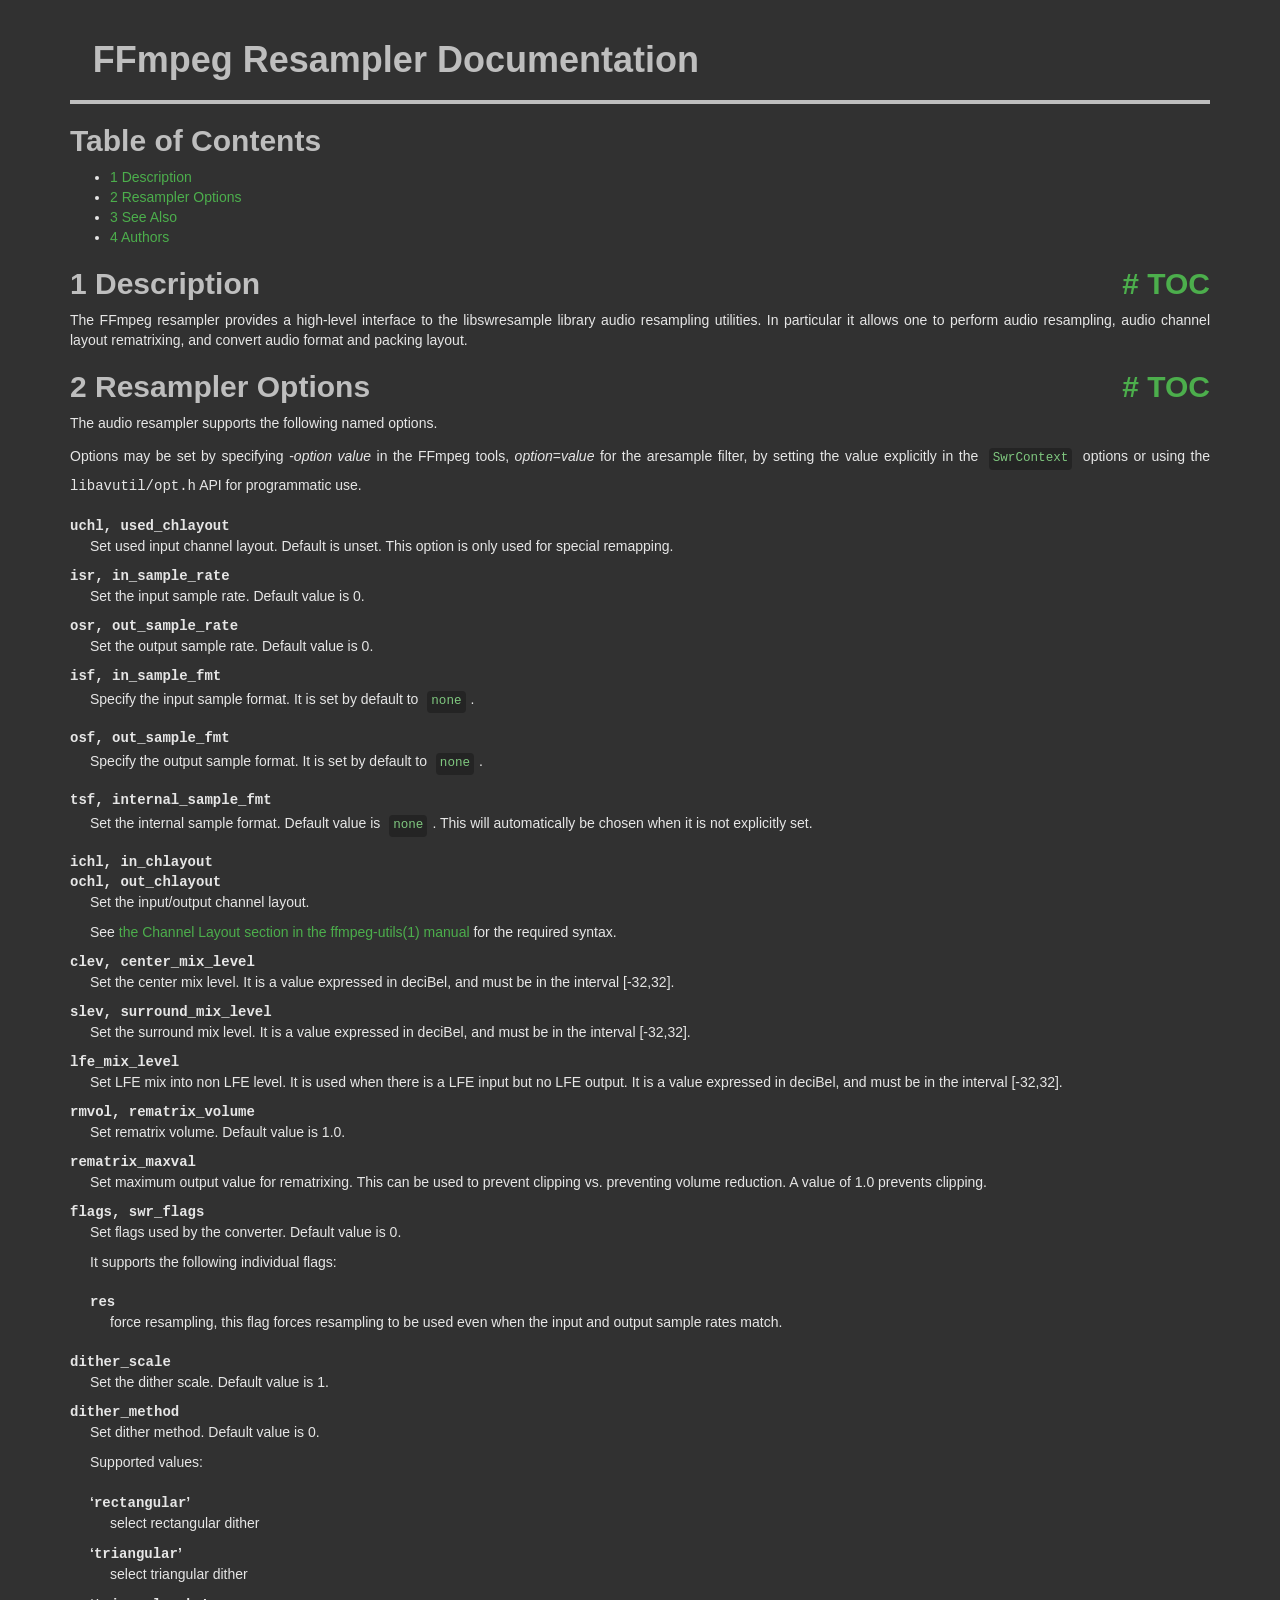
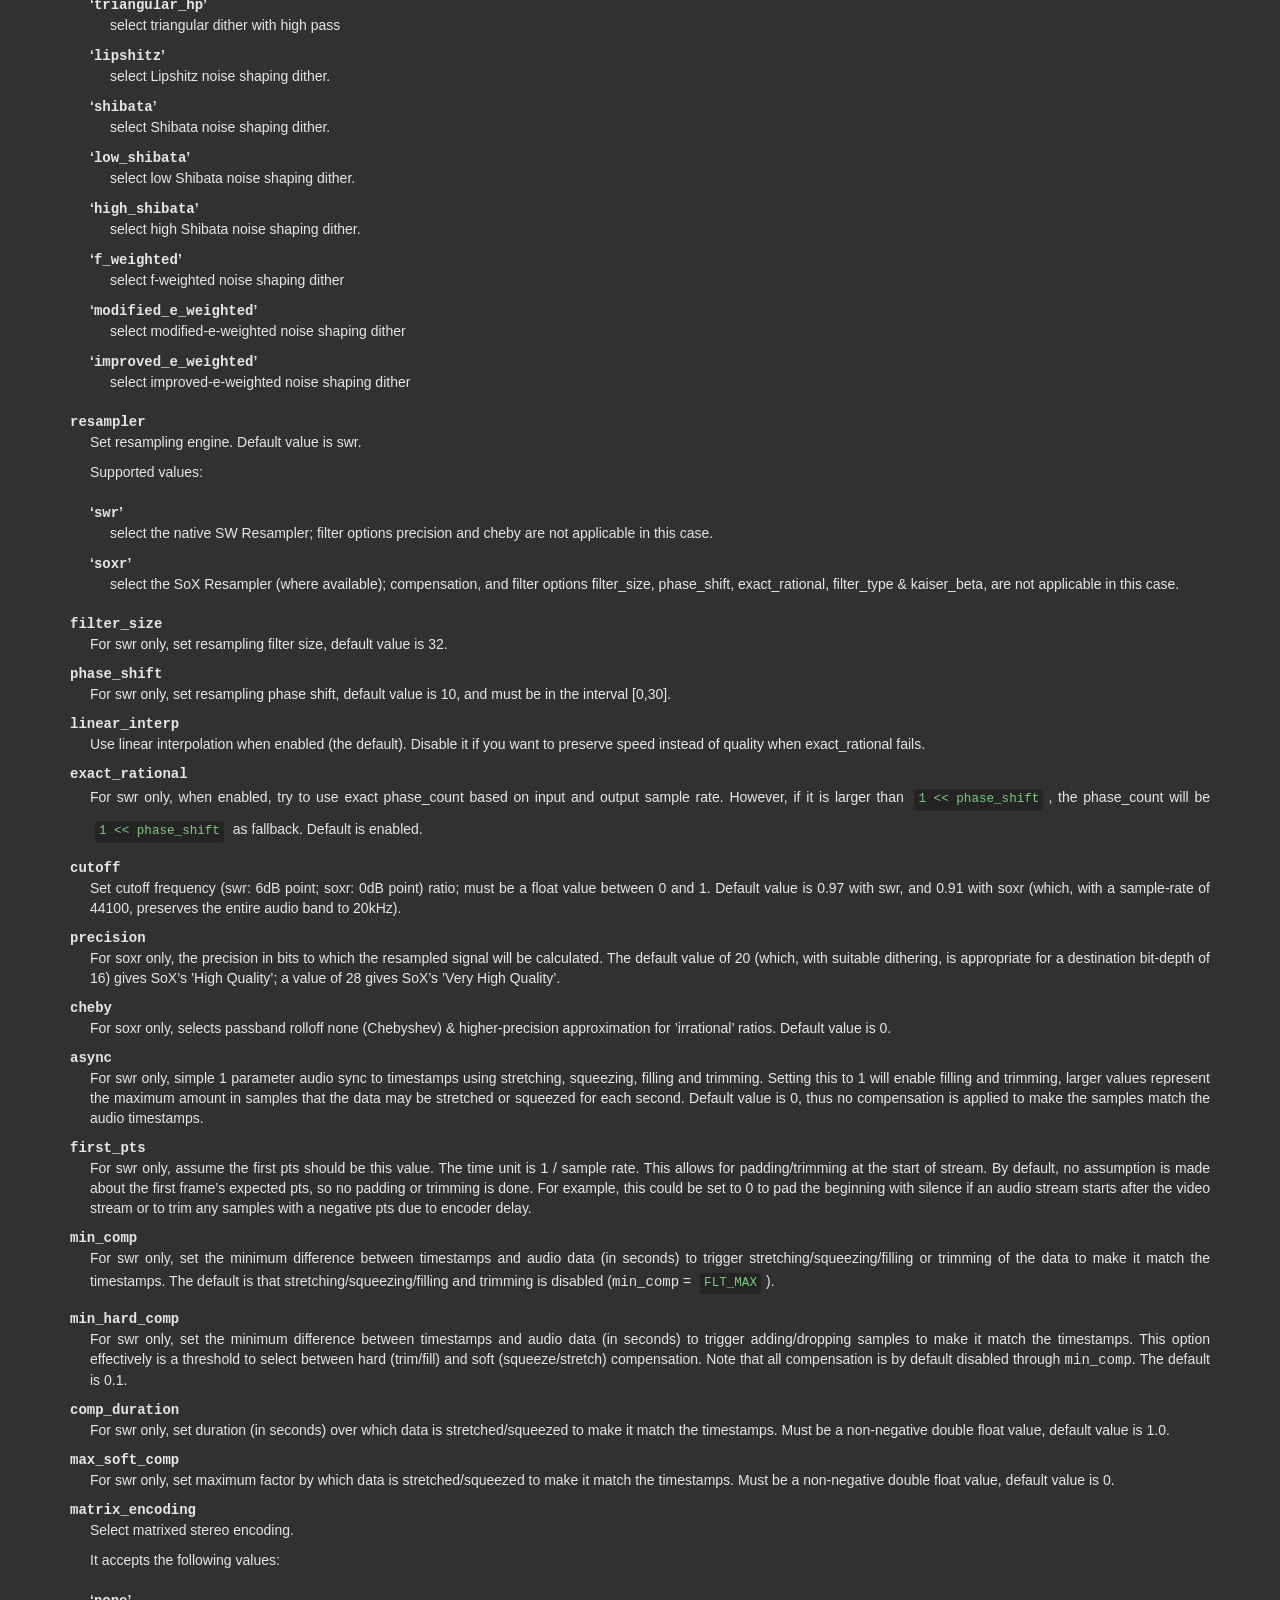
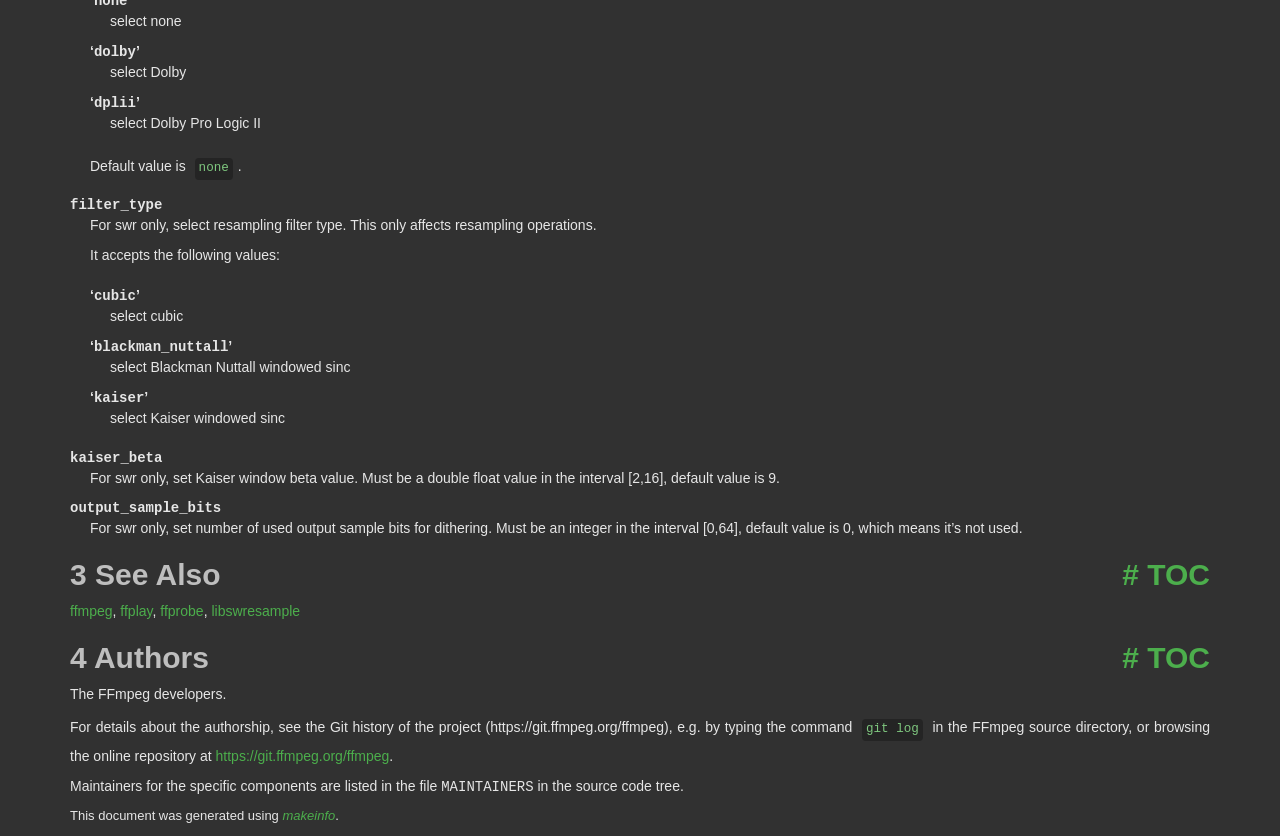
<file: ffmpeg/doc/ffmpeg-resampler.html>
<!DOCTYPE html PUBLIC "-//W3C//DTD HTML 4.01 Transitional//EN" "http://www.w3.org/TR/html4/loose.dtd">
<html>
<!-- Created by GNU Texinfo 7.2, https://www.gnu.org/software/texinfo/ -->
  <head>
    <meta charset="utf-8">
    <title>
      FFmpeg Resampler Documentation
    </title>
    <meta name="viewport" content="width=device-width,initial-scale=1.0">
    <link rel="stylesheet" type="text/css" href="bootstrap.min.css">
    <link rel="stylesheet" type="text/css" href="style.min.css">
  </head>
  <body>
    <div class="container">
      <h1>
      FFmpeg Resampler Documentation
      </h1>


<a name="SEC_Top"></a>

<div class="region-contents" id="SEC_Contents">
<h2 class="contents-heading">Table of Contents</h2>

<div class="contents">

<ul class="toc-numbered-mark">
  <li><a id="toc-Description" href="#Description">1 Description</a></li>
  <li><a id="toc-Resampler-Options" href="#Resampler-Options">2 Resampler Options</a></li>
  <li><a id="toc-See-Also" href="#See-Also">3 See Also</a></li>
  <li><a id="toc-Authors" href="#Authors">4 Authors</a></li>
</ul>
</div>
</div>

<a name="Description"></a>
<h2 class="chapter">1 Description<span class="pull-right"><a class="anchor hidden-xs" href="#Description" aria-hidden="true">#</a> <a class="anchor hidden-xs"href="#toc-Description" aria-hidden="true">TOC</a></span></h2>

<p>The FFmpeg resampler provides a high-level interface to the
libswresample library audio resampling utilities. In particular it
allows one to perform audio resampling, audio channel layout rematrixing,
and convert audio format and packing layout.
</p>

<a name="Resampler-Options"></a>
<h2 class="chapter">2 Resampler Options<span class="pull-right"><a class="anchor hidden-xs" href="#Resampler-Options" aria-hidden="true">#</a> <a class="anchor hidden-xs"href="#toc-Resampler-Options" aria-hidden="true">TOC</a></span></h2>

<p>The audio resampler supports the following named options.
</p>
<p>Options may be set by specifying -<var class="var">option</var> <var class="var">value</var> in the
FFmpeg tools, <var class="var">option</var>=<var class="var">value</var> for the aresample filter,
by setting the value explicitly in the
<code class="code">SwrContext</code> options or using the <samp class="file">libavutil/opt.h</samp> API for
programmatic use.
</p>
<dl class="table">
<dt><samp class="option">uchl, used_chlayout</samp></dt>
<dd><p>Set used input channel layout. Default is unset. This option is
only used for special remapping.
</p>
</dd>
<dt><samp class="option">isr, in_sample_rate</samp></dt>
<dd><p>Set the input sample rate. Default value is 0.
</p>
</dd>
<dt><samp class="option">osr, out_sample_rate</samp></dt>
<dd><p>Set the output sample rate. Default value is 0.
</p>
</dd>
<dt><samp class="option">isf, in_sample_fmt</samp></dt>
<dd><p>Specify the input sample format. It is set by default to <code class="code">none</code>.
</p>
</dd>
<dt><samp class="option">osf, out_sample_fmt</samp></dt>
<dd><p>Specify the output sample format. It is set by default to <code class="code">none</code>.
</p>
</dd>
<dt><samp class="option">tsf, internal_sample_fmt</samp></dt>
<dd><p>Set the internal sample format. Default value is <code class="code">none</code>.
This will automatically be chosen when it is not explicitly set.
</p>
</dd>
<dt><samp class="option">ichl, in_chlayout</samp></dt>
<dt><samp class="option">ochl, out_chlayout</samp></dt>
<dd><p>Set the input/output channel layout.
</p>
<p>See <a data-manual="ffmpeg-utils" href="./ffmpeg-utils.html#channel-layout-syntax">the Channel Layout section in the ffmpeg-utils(1) manual</a>
for the required syntax.
</p>
</dd>
<dt><samp class="option">clev, center_mix_level</samp></dt>
<dd><p>Set the center mix level. It is a value expressed in deciBel, and must be
in the interval [-32,32].
</p>
</dd>
<dt><samp class="option">slev, surround_mix_level</samp></dt>
<dd><p>Set the surround mix level. It is a value expressed in deciBel, and must
be in the interval [-32,32].
</p>
</dd>
<dt><samp class="option">lfe_mix_level</samp></dt>
<dd><p>Set LFE mix into non LFE level. It is used when there is a LFE input but no
LFE output. It is a value expressed in deciBel, and must
be in the interval [-32,32].
</p>
</dd>
<dt><samp class="option">rmvol, rematrix_volume</samp></dt>
<dd><p>Set rematrix volume. Default value is 1.0.
</p>
</dd>
<dt><samp class="option">rematrix_maxval</samp></dt>
<dd><p>Set maximum output value for rematrixing.
This can be used to prevent clipping vs. preventing volume reduction.
A value of 1.0 prevents clipping.
</p>
</dd>
<dt><samp class="option">flags, swr_flags</samp></dt>
<dd><p>Set flags used by the converter. Default value is 0.
</p>
<p>It supports the following individual flags:
</p><dl class="table">
<dt><samp class="option">res</samp></dt>
<dd><p>force resampling, this flag forces resampling to be used even when the
input and output sample rates match.
</p></dd>
</dl>

</dd>
<dt><samp class="option">dither_scale</samp></dt>
<dd><p>Set the dither scale. Default value is 1.
</p>
</dd>
<dt><samp class="option">dither_method</samp></dt>
<dd><p>Set dither method. Default value is 0.
</p>
<p>Supported values:
</p><dl class="table">
<dt>&lsquo;<samp class="samp">rectangular</samp>&rsquo;</dt>
<dd><p>select rectangular dither
</p></dd>
<dt>&lsquo;<samp class="samp">triangular</samp>&rsquo;</dt>
<dd><p>select triangular dither
</p></dd>
<dt>&lsquo;<samp class="samp">triangular_hp</samp>&rsquo;</dt>
<dd><p>select triangular dither with high pass
</p></dd>
<dt>&lsquo;<samp class="samp">lipshitz</samp>&rsquo;</dt>
<dd><p>select Lipshitz noise shaping dither.
</p></dd>
<dt>&lsquo;<samp class="samp">shibata</samp>&rsquo;</dt>
<dd><p>select Shibata noise shaping dither.
</p></dd>
<dt>&lsquo;<samp class="samp">low_shibata</samp>&rsquo;</dt>
<dd><p>select low Shibata noise shaping dither.
</p></dd>
<dt>&lsquo;<samp class="samp">high_shibata</samp>&rsquo;</dt>
<dd><p>select high Shibata noise shaping dither.
</p></dd>
<dt>&lsquo;<samp class="samp">f_weighted</samp>&rsquo;</dt>
<dd><p>select f-weighted noise shaping dither
</p></dd>
<dt>&lsquo;<samp class="samp">modified_e_weighted</samp>&rsquo;</dt>
<dd><p>select modified-e-weighted noise shaping dither
</p></dd>
<dt>&lsquo;<samp class="samp">improved_e_weighted</samp>&rsquo;</dt>
<dd><p>select improved-e-weighted noise shaping dither
</p>
</dd>
</dl>

</dd>
<dt><samp class="option">resampler</samp></dt>
<dd><p>Set resampling engine. Default value is swr.
</p>
<p>Supported values:
</p><dl class="table">
<dt>&lsquo;<samp class="samp">swr</samp>&rsquo;</dt>
<dd><p>select the native SW Resampler; filter options precision and cheby are not
applicable in this case.
</p></dd>
<dt>&lsquo;<samp class="samp">soxr</samp>&rsquo;</dt>
<dd><p>select the SoX Resampler (where available); compensation, and filter options
filter_size, phase_shift, exact_rational, filter_type &amp; kaiser_beta, are not
applicable in this case.
</p></dd>
</dl>

</dd>
<dt><samp class="option">filter_size</samp></dt>
<dd><p>For swr only, set resampling filter size, default value is 32.
</p>
</dd>
<dt><samp class="option">phase_shift</samp></dt>
<dd><p>For swr only, set resampling phase shift, default value is 10, and must be in
the interval [0,30].
</p>
</dd>
<dt><samp class="option">linear_interp</samp></dt>
<dd><p>Use linear interpolation when enabled (the default). Disable it if you want
to preserve speed instead of quality when exact_rational fails.
</p>
</dd>
<dt><samp class="option">exact_rational</samp></dt>
<dd><p>For swr only, when enabled, try to use exact phase_count based on input and
output sample rate. However, if it is larger than <code class="code">1 &lt;&lt; phase_shift</code>,
the phase_count will be <code class="code">1 &lt;&lt; phase_shift</code> as fallback. Default is enabled.
</p>
</dd>
<dt><samp class="option">cutoff</samp></dt>
<dd><p>Set cutoff frequency (swr: 6dB point; soxr: 0dB point) ratio; must be a float
value between 0 and 1.  Default value is 0.97 with swr, and 0.91 with soxr
(which, with a sample-rate of 44100, preserves the entire audio band to 20kHz).
</p>
</dd>
<dt><samp class="option">precision</samp></dt>
<dd><p>For soxr only, the precision in bits to which the resampled signal will be
calculated.  The default value of 20 (which, with suitable dithering, is
appropriate for a destination bit-depth of 16) gives SoX&rsquo;s &rsquo;High Quality&rsquo;; a
value of 28 gives SoX&rsquo;s &rsquo;Very High Quality&rsquo;.
</p>
</dd>
<dt><samp class="option">cheby</samp></dt>
<dd><p>For soxr only, selects passband rolloff none (Chebyshev) &amp; higher-precision
approximation for &rsquo;irrational&rsquo; ratios. Default value is 0.
</p>
</dd>
<dt><samp class="option">async</samp></dt>
<dd><p>For swr only, simple 1 parameter audio sync to timestamps using stretching,
squeezing, filling and trimming. Setting this to 1 will enable filling and
trimming, larger values represent the maximum amount in samples that the data
may be stretched or squeezed for each second.
Default value is 0, thus no compensation is applied to make the samples match
the audio timestamps.
</p>
</dd>
<dt><samp class="option">first_pts</samp></dt>
<dd><p>For swr only, assume the first pts should be this value. The time unit is 1 / sample rate.
This allows for padding/trimming at the start of stream. By default, no
assumption is made about the first frame&rsquo;s expected pts, so no padding or
trimming is done. For example, this could be set to 0 to pad the beginning with
silence if an audio stream starts after the video stream or to trim any samples
with a negative pts due to encoder delay.
</p>
</dd>
<dt><samp class="option">min_comp</samp></dt>
<dd><p>For swr only, set the minimum difference between timestamps and audio data (in
seconds) to trigger stretching/squeezing/filling or trimming of the
data to make it match the timestamps. The default is that
stretching/squeezing/filling and trimming is disabled
(<samp class="option">min_comp</samp> = <code class="code">FLT_MAX</code>).
</p>
</dd>
<dt><samp class="option">min_hard_comp</samp></dt>
<dd><p>For swr only, set the minimum difference between timestamps and audio data (in
seconds) to trigger adding/dropping samples to make it match the
timestamps.  This option effectively is a threshold to select between
hard (trim/fill) and soft (squeeze/stretch) compensation. Note that
all compensation is by default disabled through <samp class="option">min_comp</samp>.
The default is 0.1.
</p>
</dd>
<dt><samp class="option">comp_duration</samp></dt>
<dd><p>For swr only, set duration (in seconds) over which data is stretched/squeezed
to make it match the timestamps. Must be a non-negative double float value,
default value is 1.0.
</p>
</dd>
<dt><samp class="option">max_soft_comp</samp></dt>
<dd><p>For swr only, set maximum factor by which data is stretched/squeezed to make it
match the timestamps. Must be a non-negative double float value, default value
is 0.
</p>
</dd>
<dt><samp class="option">matrix_encoding</samp></dt>
<dd><p>Select matrixed stereo encoding.
</p>
<p>It accepts the following values:
</p><dl class="table">
<dt>&lsquo;<samp class="samp">none</samp>&rsquo;</dt>
<dd><p>select none
</p></dd>
<dt>&lsquo;<samp class="samp">dolby</samp>&rsquo;</dt>
<dd><p>select Dolby
</p></dd>
<dt>&lsquo;<samp class="samp">dplii</samp>&rsquo;</dt>
<dd><p>select Dolby Pro Logic II
</p></dd>
</dl>

<p>Default value is <code class="code">none</code>.
</p>
</dd>
<dt><samp class="option">filter_type</samp></dt>
<dd><p>For swr only, select resampling filter type. This only affects resampling
operations.
</p>
<p>It accepts the following values:
</p><dl class="table">
<dt>&lsquo;<samp class="samp">cubic</samp>&rsquo;</dt>
<dd><p>select cubic
</p></dd>
<dt>&lsquo;<samp class="samp">blackman_nuttall</samp>&rsquo;</dt>
<dd><p>select Blackman Nuttall windowed sinc
</p></dd>
<dt>&lsquo;<samp class="samp">kaiser</samp>&rsquo;</dt>
<dd><p>select Kaiser windowed sinc
</p></dd>
</dl>

</dd>
<dt><samp class="option">kaiser_beta</samp></dt>
<dd><p>For swr only, set Kaiser window beta value. Must be a double float value in the
interval [2,16], default value is 9.
</p>
</dd>
<dt><samp class="option">output_sample_bits</samp></dt>
<dd><p>For swr only, set number of used output sample bits for dithering. Must be an integer in the
interval [0,64], default value is 0, which means it&rsquo;s not used.
</p>
</dd>
</dl>


<a name="See-Also"></a>
<h2 class="chapter">3 See Also<span class="pull-right"><a class="anchor hidden-xs" href="#See-Also" aria-hidden="true">#</a> <a class="anchor hidden-xs"href="#toc-See-Also" aria-hidden="true">TOC</a></span></h2>

<p><a class="url" href="ffmpeg.html">ffmpeg</a>, <a class="url" href="ffplay.html">ffplay</a>, <a class="url" href="ffprobe.html">ffprobe</a>,
<a class="url" href="libswresample.html">libswresample</a>
</p>

<a name="Authors"></a>
<h2 class="chapter">4 Authors<span class="pull-right"><a class="anchor hidden-xs" href="#Authors" aria-hidden="true">#</a> <a class="anchor hidden-xs"href="#toc-Authors" aria-hidden="true">TOC</a></span></h2>

<p>The FFmpeg developers.
</p>
<p>For details about the authorship, see the Git history of the project
(https://git.ffmpeg.org/ffmpeg), e.g. by typing the command
<code class="command">git log</code> in the FFmpeg source directory, or browsing the
online repository at <a class="url" href="https://git.ffmpeg.org/ffmpeg">https://git.ffmpeg.org/ffmpeg</a>.
</p>
<p>Maintainers for the specific components are listed in the file
<samp class="file">MAINTAINERS</samp> in the source code tree.
</p>

      <p style="font-size: small;">
        This document was generated using <a class="uref" href="https://www.gnu.org/software/texinfo/"><em class="emph">makeinfo</em></a>.
      </p>
    </div>
  </body>
</html>
</file>
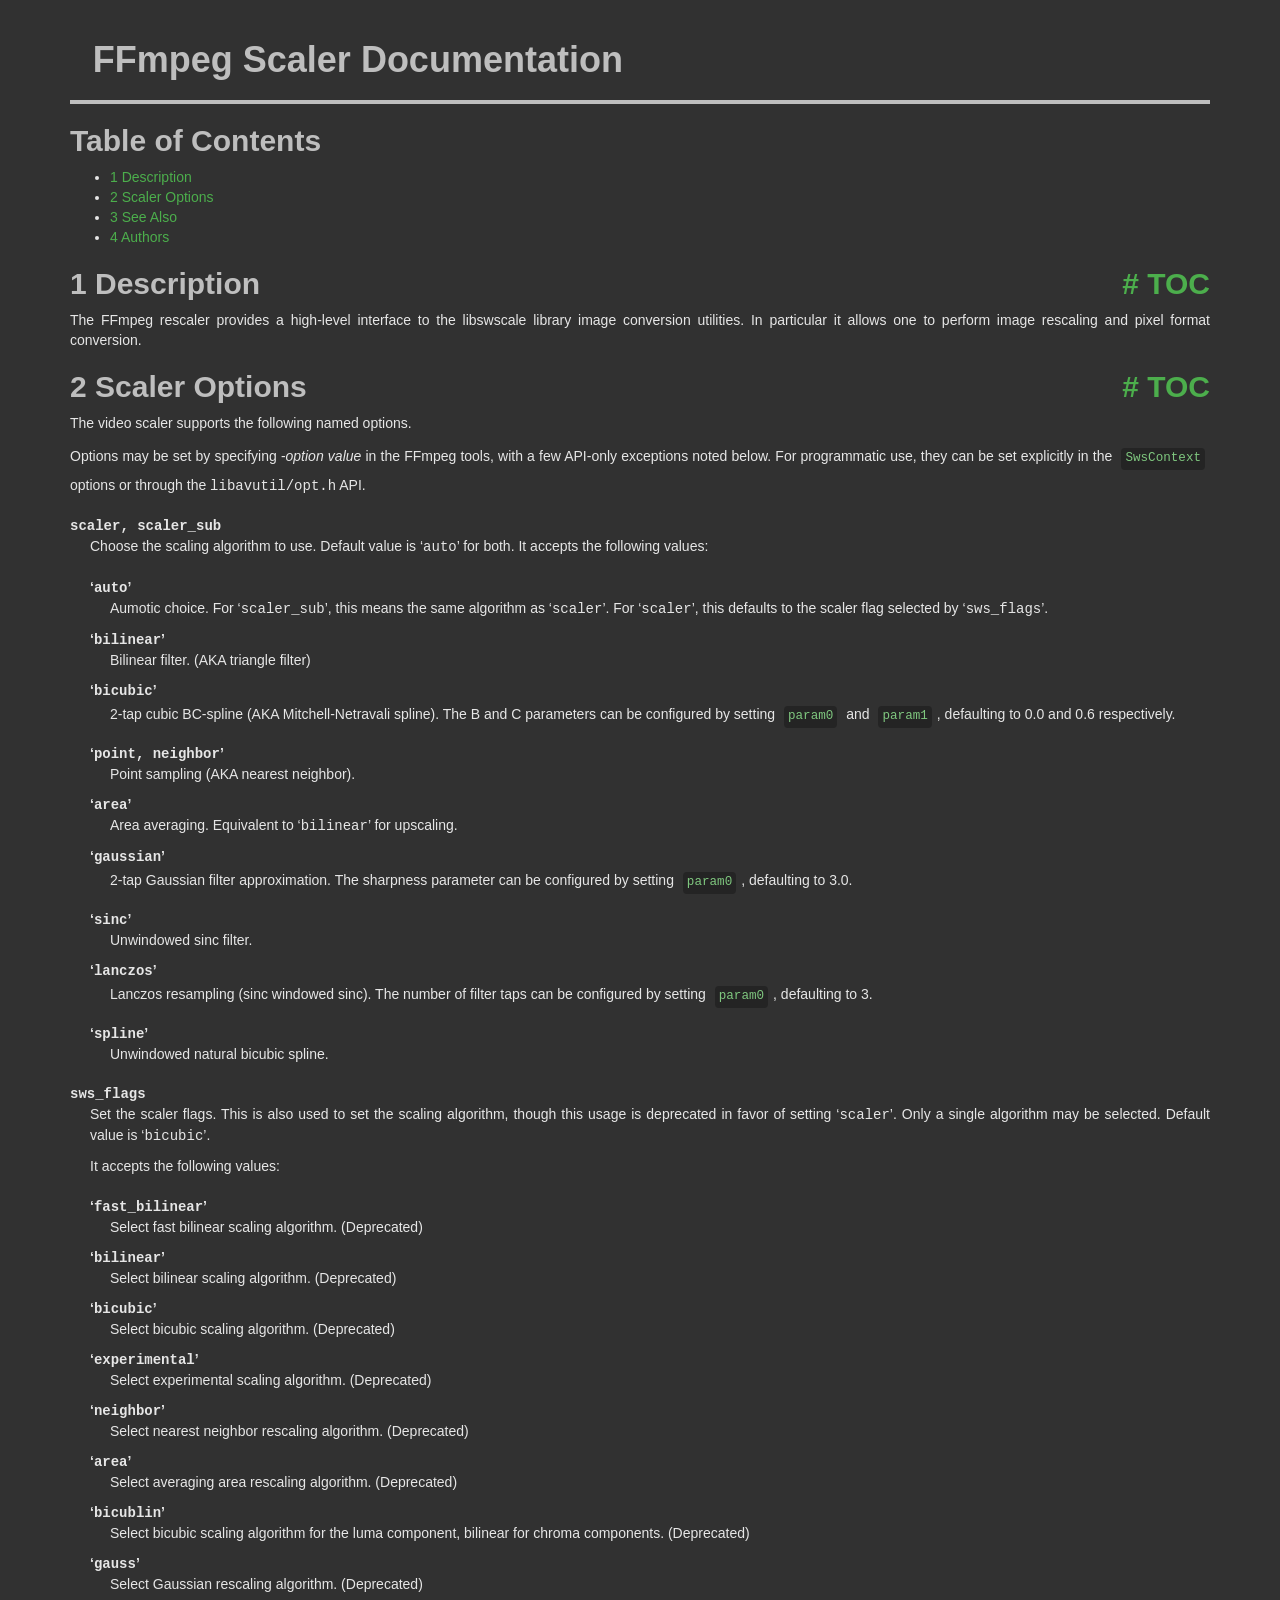
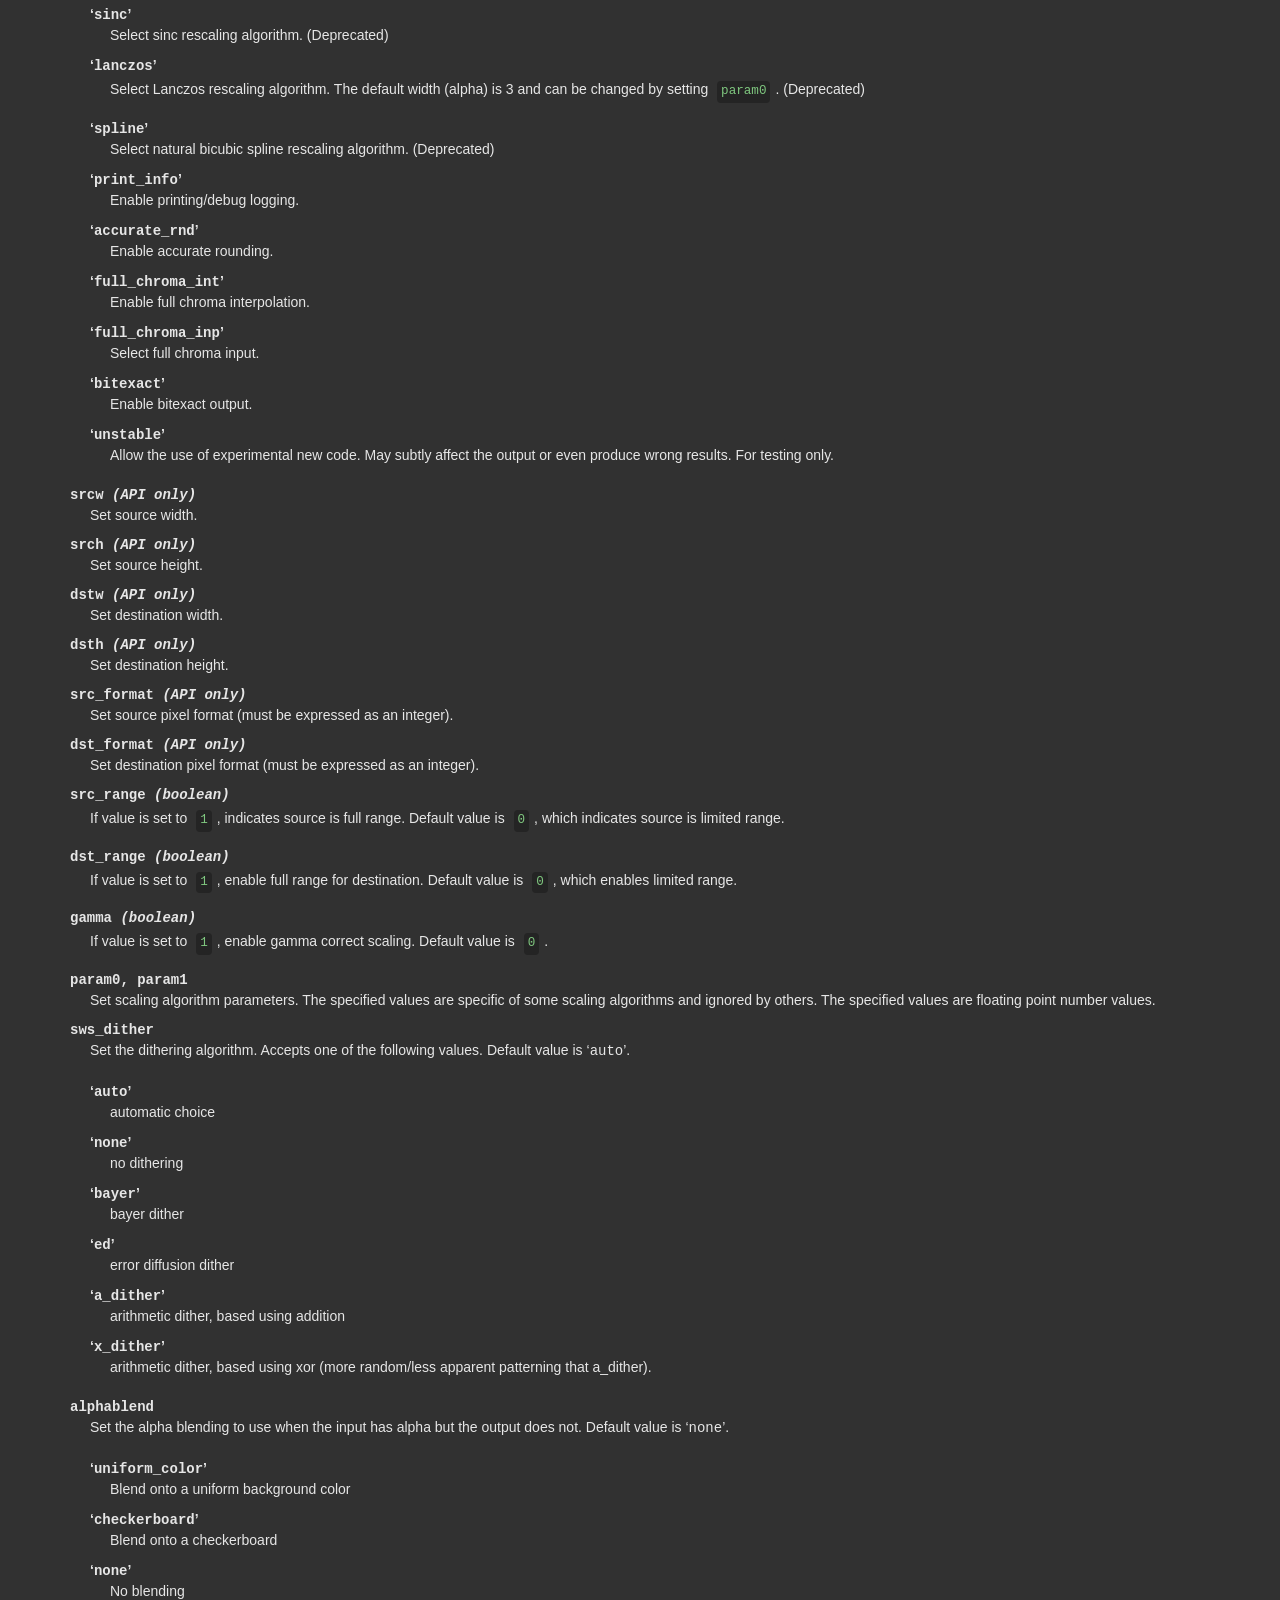
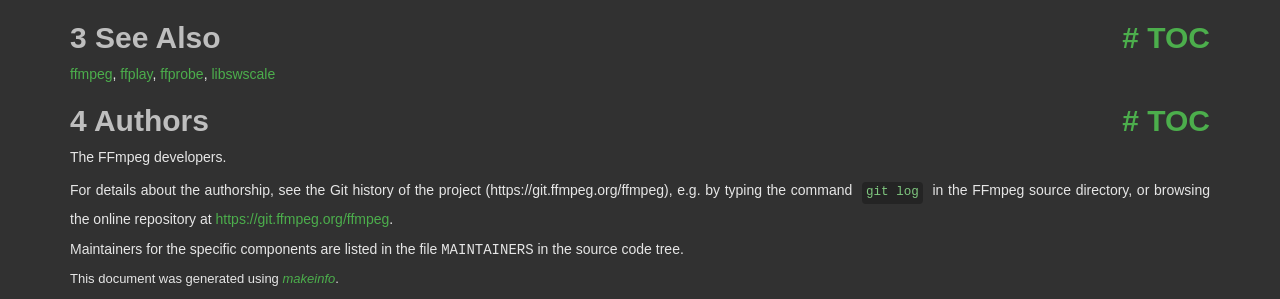
<file: ffmpeg/doc/ffmpeg-scaler.html>
<!DOCTYPE html PUBLIC "-//W3C//DTD HTML 4.01 Transitional//EN" "http://www.w3.org/TR/html4/loose.dtd">
<html>
<!-- Created by GNU Texinfo 7.2, https://www.gnu.org/software/texinfo/ -->
  <head>
    <meta charset="utf-8">
    <title>
      FFmpeg Scaler Documentation
    </title>
    <meta name="viewport" content="width=device-width,initial-scale=1.0">
    <link rel="stylesheet" type="text/css" href="bootstrap.min.css">
    <link rel="stylesheet" type="text/css" href="style.min.css">
  </head>
  <body>
    <div class="container">
      <h1>
      FFmpeg Scaler Documentation
      </h1>


<a name="SEC_Top"></a>

<div class="region-contents" id="SEC_Contents">
<h2 class="contents-heading">Table of Contents</h2>

<div class="contents">

<ul class="toc-numbered-mark">
  <li><a id="toc-Description" href="#Description">1 Description</a></li>
  <li><a id="toc-Scaler-Options" href="#Scaler-Options">2 Scaler Options</a></li>
  <li><a id="toc-See-Also" href="#See-Also">3 See Also</a></li>
  <li><a id="toc-Authors" href="#Authors">4 Authors</a></li>
</ul>
</div>
</div>

<a name="Description"></a>
<h2 class="chapter">1 Description<span class="pull-right"><a class="anchor hidden-xs" href="#Description" aria-hidden="true">#</a> <a class="anchor hidden-xs"href="#toc-Description" aria-hidden="true">TOC</a></span></h2>

<p>The FFmpeg rescaler provides a high-level interface to the libswscale
library image conversion utilities. In particular it allows one to perform
image rescaling and pixel format conversion.
</p>

<a class="anchor" id="scaler_005foptions"></a><a name="Scaler-Options"></a>
<h2 class="chapter">2 Scaler Options<span class="pull-right"><a class="anchor hidden-xs" href="#Scaler-Options" aria-hidden="true">#</a> <a class="anchor hidden-xs"href="#toc-Scaler-Options" aria-hidden="true">TOC</a></span></h2>

<p>The video scaler supports the following named options.
</p>
<p>Options may be set by specifying -<var class="var">option</var> <var class="var">value</var> in the
FFmpeg tools, with a few API-only exceptions noted below.
For programmatic use, they can be set explicitly in the
<code class="code">SwsContext</code> options or through the <samp class="file">libavutil/opt.h</samp> API.
</p>
<dl class="table">
<dd>
<a class="anchor" id="scaler"></a></dd>
<dt><samp class="option">scaler, scaler_sub</samp></dt>
<dd><p>Choose the scaling algorithm to use. Default value is &lsquo;<samp class="samp">auto</samp>&rsquo; for both.
It accepts the following values:
</p>
<dl class="table">
<dt>&lsquo;<samp class="samp">auto</samp>&rsquo;</dt>
<dd><p>Aumotic choice. For &lsquo;<samp class="samp">scaler_sub</samp>&rsquo;, this means the same algorithm as
&lsquo;<samp class="samp">scaler</samp>&rsquo;. For &lsquo;<samp class="samp">scaler</samp>&rsquo;, this defaults to the scaler flag selected
by &lsquo;<samp class="samp">sws_flags</samp>&rsquo;.
</p>
</dd>
<dt>&lsquo;<samp class="samp">bilinear</samp>&rsquo;</dt>
<dd><p>Bilinear filter. (AKA triangle filter)
</p>
</dd>
<dt>&lsquo;<samp class="samp">bicubic</samp>&rsquo;</dt>
<dd><p>2-tap cubic BC-spline (AKA Mitchell-Netravali spline). The B and C parameters
can be configured by setting <code class="code">param0</code> and <code class="code">param1</code>, defaulting to
0.0 and 0.6 respectively.
</p>
</dd>
<dt>&lsquo;<samp class="samp">point, neighbor</samp>&rsquo;</dt>
<dd><p>Point sampling (AKA nearest neighbor).
</p>
</dd>
<dt>&lsquo;<samp class="samp">area</samp>&rsquo;</dt>
<dd><p>Area averaging. Equivalent to &lsquo;<samp class="samp">bilinear</samp>&rsquo; for upscaling.
</p>
</dd>
<dt>&lsquo;<samp class="samp">gaussian</samp>&rsquo;</dt>
<dd><p>2-tap Gaussian filter approximation. The sharpness parameter can be configured
by setting <code class="code">param0</code>, defaulting to 3.0.
</p>
</dd>
<dt>&lsquo;<samp class="samp">sinc</samp>&rsquo;</dt>
<dd><p>Unwindowed sinc filter.
</p>
</dd>
<dt>&lsquo;<samp class="samp">lanczos</samp>&rsquo;</dt>
<dd><p>Lanczos resampling (sinc windowed sinc). The number of filter taps can
be configured by setting <code class="code">param0</code>, defaulting to 3.
</p>
</dd>
<dt>&lsquo;<samp class="samp">spline</samp>&rsquo;</dt>
<dd><p>Unwindowed natural bicubic spline.
</p></dd>
</dl>

<a class="anchor" id="sws_005fflags"></a></dd>
<dt><samp class="option">sws_flags</samp></dt>
<dd><p>Set the scaler flags. This is also used to set the scaling
algorithm, though this usage is deprecated in favor of setting &lsquo;<samp class="samp">scaler</samp>&rsquo;.
Only a single algorithm may be selected. Default value is &lsquo;<samp class="samp">bicubic</samp>&rsquo;.
</p>
<p>It accepts the following values:
</p><dl class="table">
<dt>&lsquo;<samp class="samp">fast_bilinear</samp>&rsquo;</dt>
<dd><p>Select fast bilinear scaling algorithm. (Deprecated)
</p>
</dd>
<dt>&lsquo;<samp class="samp">bilinear</samp>&rsquo;</dt>
<dd><p>Select bilinear scaling algorithm. (Deprecated)
</p>
</dd>
<dt>&lsquo;<samp class="samp">bicubic</samp>&rsquo;</dt>
<dd><p>Select bicubic scaling algorithm. (Deprecated)
</p>
</dd>
<dt>&lsquo;<samp class="samp">experimental</samp>&rsquo;</dt>
<dd><p>Select experimental scaling algorithm. (Deprecated)
</p>
</dd>
<dt>&lsquo;<samp class="samp">neighbor</samp>&rsquo;</dt>
<dd><p>Select nearest neighbor rescaling algorithm. (Deprecated)
</p>
</dd>
<dt>&lsquo;<samp class="samp">area</samp>&rsquo;</dt>
<dd><p>Select averaging area rescaling algorithm. (Deprecated)
</p>
</dd>
<dt>&lsquo;<samp class="samp">bicublin</samp>&rsquo;</dt>
<dd><p>Select bicubic scaling algorithm for the luma component, bilinear for
chroma components. (Deprecated)
</p>
</dd>
<dt>&lsquo;<samp class="samp">gauss</samp>&rsquo;</dt>
<dd><p>Select Gaussian rescaling algorithm. (Deprecated)
</p>
</dd>
<dt>&lsquo;<samp class="samp">sinc</samp>&rsquo;</dt>
<dd><p>Select sinc rescaling algorithm. (Deprecated)
</p>
</dd>
<dt>&lsquo;<samp class="samp">lanczos</samp>&rsquo;</dt>
<dd><p>Select Lanczos rescaling algorithm. The default width (alpha) is 3 and can be
changed by setting <code class="code">param0</code>. (Deprecated)
</p>
</dd>
<dt>&lsquo;<samp class="samp">spline</samp>&rsquo;</dt>
<dd><p>Select natural bicubic spline rescaling algorithm. (Deprecated)
</p>
</dd>
<dt>&lsquo;<samp class="samp">print_info</samp>&rsquo;</dt>
<dd><p>Enable printing/debug logging.
</p>
</dd>
<dt>&lsquo;<samp class="samp">accurate_rnd</samp>&rsquo;</dt>
<dd><p>Enable accurate rounding.
</p>
</dd>
<dt>&lsquo;<samp class="samp">full_chroma_int</samp>&rsquo;</dt>
<dd><p>Enable full chroma interpolation.
</p>
</dd>
<dt>&lsquo;<samp class="samp">full_chroma_inp</samp>&rsquo;</dt>
<dd><p>Select full chroma input.
</p>
</dd>
<dt>&lsquo;<samp class="samp">bitexact</samp>&rsquo;</dt>
<dd><p>Enable bitexact output.
</p>
</dd>
<dt>&lsquo;<samp class="samp">unstable</samp>&rsquo;</dt>
<dd><p>Allow the use of experimental new code. May subtly affect the output or even
produce wrong results. For testing only.
</p></dd>
</dl>

</dd>
<dt><samp class="option">srcw <var class="var">(API only)</var></samp></dt>
<dd><p>Set source width.
</p>
</dd>
<dt><samp class="option">srch <var class="var">(API only)</var></samp></dt>
<dd><p>Set source height.
</p>
</dd>
<dt><samp class="option">dstw <var class="var">(API only)</var></samp></dt>
<dd><p>Set destination width.
</p>
</dd>
<dt><samp class="option">dsth <var class="var">(API only)</var></samp></dt>
<dd><p>Set destination height.
</p>
</dd>
<dt><samp class="option">src_format <var class="var">(API only)</var></samp></dt>
<dd><p>Set source pixel format (must be expressed as an integer).
</p>
</dd>
<dt><samp class="option">dst_format <var class="var">(API only)</var></samp></dt>
<dd><p>Set destination pixel format (must be expressed as an integer).
</p>
</dd>
<dt><samp class="option">src_range <var class="var">(boolean)</var></samp></dt>
<dd><p>If value is set to <code class="code">1</code>, indicates source is full range. Default value is
<code class="code">0</code>, which indicates source is limited range.
</p>
</dd>
<dt><samp class="option">dst_range <var class="var">(boolean)</var></samp></dt>
<dd><p>If value is set to <code class="code">1</code>, enable full range for destination. Default value
is <code class="code">0</code>, which enables limited range.
</p>
</dd>
<dt><samp class="option">gamma <var class="var">(boolean)</var></samp></dt>
<dd><p>If value is set to <code class="code">1</code>, enable gamma correct scaling. Default value is <code class="code">0</code>.
</p>
<a class="anchor" id="sws_005fparams"></a></dd>
<dt><samp class="option">param0, param1</samp></dt>
<dd><p>Set scaling algorithm parameters. The specified values are specific of
some scaling algorithms and ignored by others. The specified values
are floating point number values.
</p>
</dd>
<dt><samp class="option">sws_dither</samp></dt>
<dd><p>Set the dithering algorithm. Accepts one of the following
values. Default value is &lsquo;<samp class="samp">auto</samp>&rsquo;.
</p>
<dl class="table">
<dt>&lsquo;<samp class="samp">auto</samp>&rsquo;</dt>
<dd><p>automatic choice
</p>
</dd>
<dt>&lsquo;<samp class="samp">none</samp>&rsquo;</dt>
<dd><p>no dithering
</p>
</dd>
<dt>&lsquo;<samp class="samp">bayer</samp>&rsquo;</dt>
<dd><p>bayer dither
</p>
</dd>
<dt>&lsquo;<samp class="samp">ed</samp>&rsquo;</dt>
<dd><p>error diffusion dither
</p>
</dd>
<dt>&lsquo;<samp class="samp">a_dither</samp>&rsquo;</dt>
<dd><p>arithmetic dither, based using addition
</p>
</dd>
<dt>&lsquo;<samp class="samp">x_dither</samp>&rsquo;</dt>
<dd><p>arithmetic dither, based using xor (more random/less apparent patterning that
a_dither).
</p>
</dd>
</dl>

</dd>
<dt><samp class="option">alphablend</samp></dt>
<dd><p>Set the alpha blending to use when the input has alpha but the output does not.
Default value is &lsquo;<samp class="samp">none</samp>&rsquo;.
</p>
<dl class="table">
<dt>&lsquo;<samp class="samp">uniform_color</samp>&rsquo;</dt>
<dd><p>Blend onto a uniform background color
</p>
</dd>
<dt>&lsquo;<samp class="samp">checkerboard</samp>&rsquo;</dt>
<dd><p>Blend onto a checkerboard
</p>
</dd>
<dt>&lsquo;<samp class="samp">none</samp>&rsquo;</dt>
<dd><p>No blending
</p>
</dd>
</dl>

</dd>
</dl>


<a name="See-Also"></a>
<h2 class="chapter">3 See Also<span class="pull-right"><a class="anchor hidden-xs" href="#See-Also" aria-hidden="true">#</a> <a class="anchor hidden-xs"href="#toc-See-Also" aria-hidden="true">TOC</a></span></h2>

<p><a class="url" href="ffmpeg.html">ffmpeg</a>, <a class="url" href="ffplay.html">ffplay</a>, <a class="url" href="ffprobe.html">ffprobe</a>,
<a class="url" href="libswscale.html">libswscale</a>
</p>

<a name="Authors"></a>
<h2 class="chapter">4 Authors<span class="pull-right"><a class="anchor hidden-xs" href="#Authors" aria-hidden="true">#</a> <a class="anchor hidden-xs"href="#toc-Authors" aria-hidden="true">TOC</a></span></h2>

<p>The FFmpeg developers.
</p>
<p>For details about the authorship, see the Git history of the project
(https://git.ffmpeg.org/ffmpeg), e.g. by typing the command
<code class="command">git log</code> in the FFmpeg source directory, or browsing the
online repository at <a class="url" href="https://git.ffmpeg.org/ffmpeg">https://git.ffmpeg.org/ffmpeg</a>.
</p>
<p>Maintainers for the specific components are listed in the file
<samp class="file">MAINTAINERS</samp> in the source code tree.
</p>

      <p style="font-size: small;">
        This document was generated using <a class="uref" href="https://www.gnu.org/software/texinfo/"><em class="emph">makeinfo</em></a>.
      </p>
    </div>
  </body>
</html>
</file>
<file: ffmpeg/doc/style.min.css>
/*!
The MIT License (MIT)

Copyright (c) 2014 Barbara Lepage <db0company@gmail.com>

Permission is hereby granted, free of charge, to any person obtaining a copy
of this software and associated documentation files (the "Software"), to deal
in the Software without restriction, including without limitation the rights
to use, copy, modify, merge, publish, distribute, sublicense, and/or sell
copies of the Software, and to permit persons to whom the Software is
furnished to do so, subject to the following conditions:

The above copyright notice and this permission notice shall be included in all
copies or substantial portions of the Software.

THE SOFTWARE IS PROVIDED "AS IS", WITHOUT WARRANTY OF ANY KIND, EXPRESS OR
IMPLIED, INCLUDING BUT NOT LIMITED TO THE WARRANTIES OF MERCHANTABILITY,
FITNESS FOR A PARTICULAR PURPOSE AND NONINFRINGEMENT. IN NO EVENT SHALL THE
AUTHORS OR COPYRIGHT HOLDERS BE LIABLE FOR ANY CLAIM, DAMAGES OR OTHER
LIABILITY, WHETHER IN AN ACTION OF CONTRACT, TORT OR OTHERWISE, ARISING FROM,
OUT OF OR IN CONNECTION WITH THE SOFTWARE OR THE USE OR OTHER DEALINGS IN THE
SOFTWARE.
 */body{background-color:#313131;color:#e6e6e6;text-align:justify}body, h1, h2, h3, h4, h5, h6{font-family:"Lucida Grande","Lucida Sans Unicode","Lucida Sans","Helvetica Neue",Helvetica,Verdana,Tahoma,sans-serif}a{color:#4cae4c}a strong{color:#e6e6e6}a:hover{color:#7fc77f}a:hover strong{color:#4cae4c}main{width:100% ! important;min-height:600px;margin:auto}h1, h2, h3, h4{font-weight:bold;text-align:left}h1, h2, h3{color:#bebebe}h1 strong, h2 strong, h3 strong{color:#e6e6e6}h4, h5, h6{color:#3c8b3c}h1{border-bottom:4px #bebebe solid;padding:20px 2%}h3{border-bottom:2px #bebebe solid;padding:15px 1%}h4{border-bottom:1px solid #e6e6e6;padding:10px 0;margin:20px 0;color:#e6e6e6}.list-group .list-group-item{background-color:#3e3e3e;border-color:black}.list-group.list-group-big .list-group-item{padding:25px}.list-group a.list-group-item{color:#7fc77f}.list-group a.list-group-item:hover{background-color:#313131;color:#4cae4c}.well{background-color:#242424;border-color:black;color:#bebebe}.well strong{color:#e6e6e6}.well code{background-color:#313131}.well hr{border-color:#3c8b3c}.well h3{margin:5px 0 15px 0;border:0;padding:0}.well a{color:#4cae4c}.well a.btn{color:white}.well small{display:block;padding:0 10px;font-style:italic}.well.example{padding-top:40px;margin-bottom:130px}.well.example pre{margin:50px;margin-bottom:30px;font-size:1.5em}.well.example .btn{margin-right:50px;margin-bottom:20px}.well.well-with-icon{min-height:136px}.well.well-with-icon .pull-right,.well.well-with-icon .pull-left{background-color:#4cae4c;color:#e6e6e6;padding:10px;border-radius:5px;margin:5px}.well.well-with-icon .pull-right{margin-left:20px}.well.well-with-icon .pull-left{margin-right:20px}a.well{display:block}a.well:hover{text-decoration:none;opacity:0.8}.info, .warning{margin:10px;padding:10px;background-color:#3e3e3e;color:#e6e6e6}.info code, .warning code{background-color:#313131}.info{border-left:10px #4cae4c solid}.warning{border-left:10px #ae4c4c solid}.with-icon{padding:30px}.with-icon .pull-left{padding-right:30px}.with-icon .pull-right{padding-left:30px}dd{margin-left:20px}code{background-color:#242424;color:#7fc77f;display:inline-block;margin:5px}.table{margin:20px 0;border-radius:4px}.table th,.table td,.table tr{border:1px solid #171717}.table tr th{background-color:#3e3e3e;border-bottom:2px solid #e6e6e6}.table tr:nth-child(odd){background-color:#242424}#sidebar-wrapper, .navbar{background-color:#171717;overflow-x:hidden}#sidebar-wrapper .sidebar-brand img,#sidebar-wrapper .navbar-brand img, .navbar .sidebar-brand img, .navbar .navbar-brand img{opacity:0.6;margin-right:8px}#sidebar-wrapper .sidebar-brand:hover,#sidebar-wrapper .navbar-brand:hover, .navbar .sidebar-brand:hover, .navbar .navbar-brand:hover{color:#fff}#sidebar-wrapper .sidebar-brand:hover img,#sidebar-wrapper .navbar-brand:hover img, .navbar .sidebar-brand:hover img, .navbar .navbar-brand:hover img{opacity:1}#sidebar-wrapper .sidebar-nav li ul, .navbar .sidebar-nav li ul{list-style-type:none;padding:0}#sidebar-wrapper .sidebar-nav li ul li, .navbar .sidebar-nav li ul li{line-height:20px}#sidebar-wrapper .sidebar-nav li ul li a, .navbar .sidebar-nav li ul li a{padding-left:20px}.content-header{height:auto;background-color:#242424}.content-header h1{color:#e6e6e6;display:block;margin:0;margin-bottom:20px;line-height:normal;border-bottom:none}#download h4, #index h4{margin-top:180px}#download h4.first, #index h4.first{margin-top:20px}#download h4.first small, #index h4.first small{color:inherit;font-size:1em}#download .btn-download-wrapper, #index .btn-download-wrapper{text-align:center;margin:160px auto}#download .btn-download-wrapper .btn, #index .btn-download-wrapper .btn{font-size:3em;padding:3%;display:inline-block;margin-bottom:5px}#download .btn-download-wrapper small, #index .btn-download-wrapper small{display:block;font-size:0.4em}#download h2.description, #index h2.description{color:#e6e6e6;font-size:2em;font-weight:bold;margin:120px 50px;line-height:2em}#download h2.description .label, #index h2.description .label{font-size:0.5em}#download .btn-download-wrapper{margin:40px auto}#download .os-selector{text-align:center;color:#e6e6e6;margin:30px 0}#download .os-selector a.btn-build{color:#e6e6e6;display:block;padding:20px;border-radius:2px}#download .os-selector .btn-build[href="#build-linux"]{background-color:#e43}#download .os-selector .btn-build[href="#build-linux"]:hover{color:#e43;background-color:#e6e6e6}#download .os-selector .btn-build[href="#build-windows"]{background-color:#06a}#download .os-selector .btn-build[href="#build-windows"]:hover{color:#06a;background-color:#e6e6e6}#download .os-selector .btn-build[href="#build-mac"]{background-color:darkgrey}#download .os-selector .btn-build[href="#build-mac"]:hover{color:darkgrey;background-color:#e6e6e6}#download .os-selector .tab-content{margin-top:20px}#download .os-selector #build-linux h3{color:#e43}#download .os-selector #build-windows h3{color:#06a}#download .os-selector #build-mac h3{color:darkgrey}footer{background-color:#242424;border-top:1px #101010 solid;padding:20px 0%}footer a{display:block}footer img[alt="FFmpeg"]{width:50%;display:block;margin:auto}.example.user-good pre{color:#bfbfbf;border:1px solid #357735;border-left:10px solid #357735;background-color:#242424}.example.user-bad pre{color:#bfbfbf;border:1px solid #ae4c4c;border-left:10px solid #ae4c4c;background-color:#242424}
</file>
